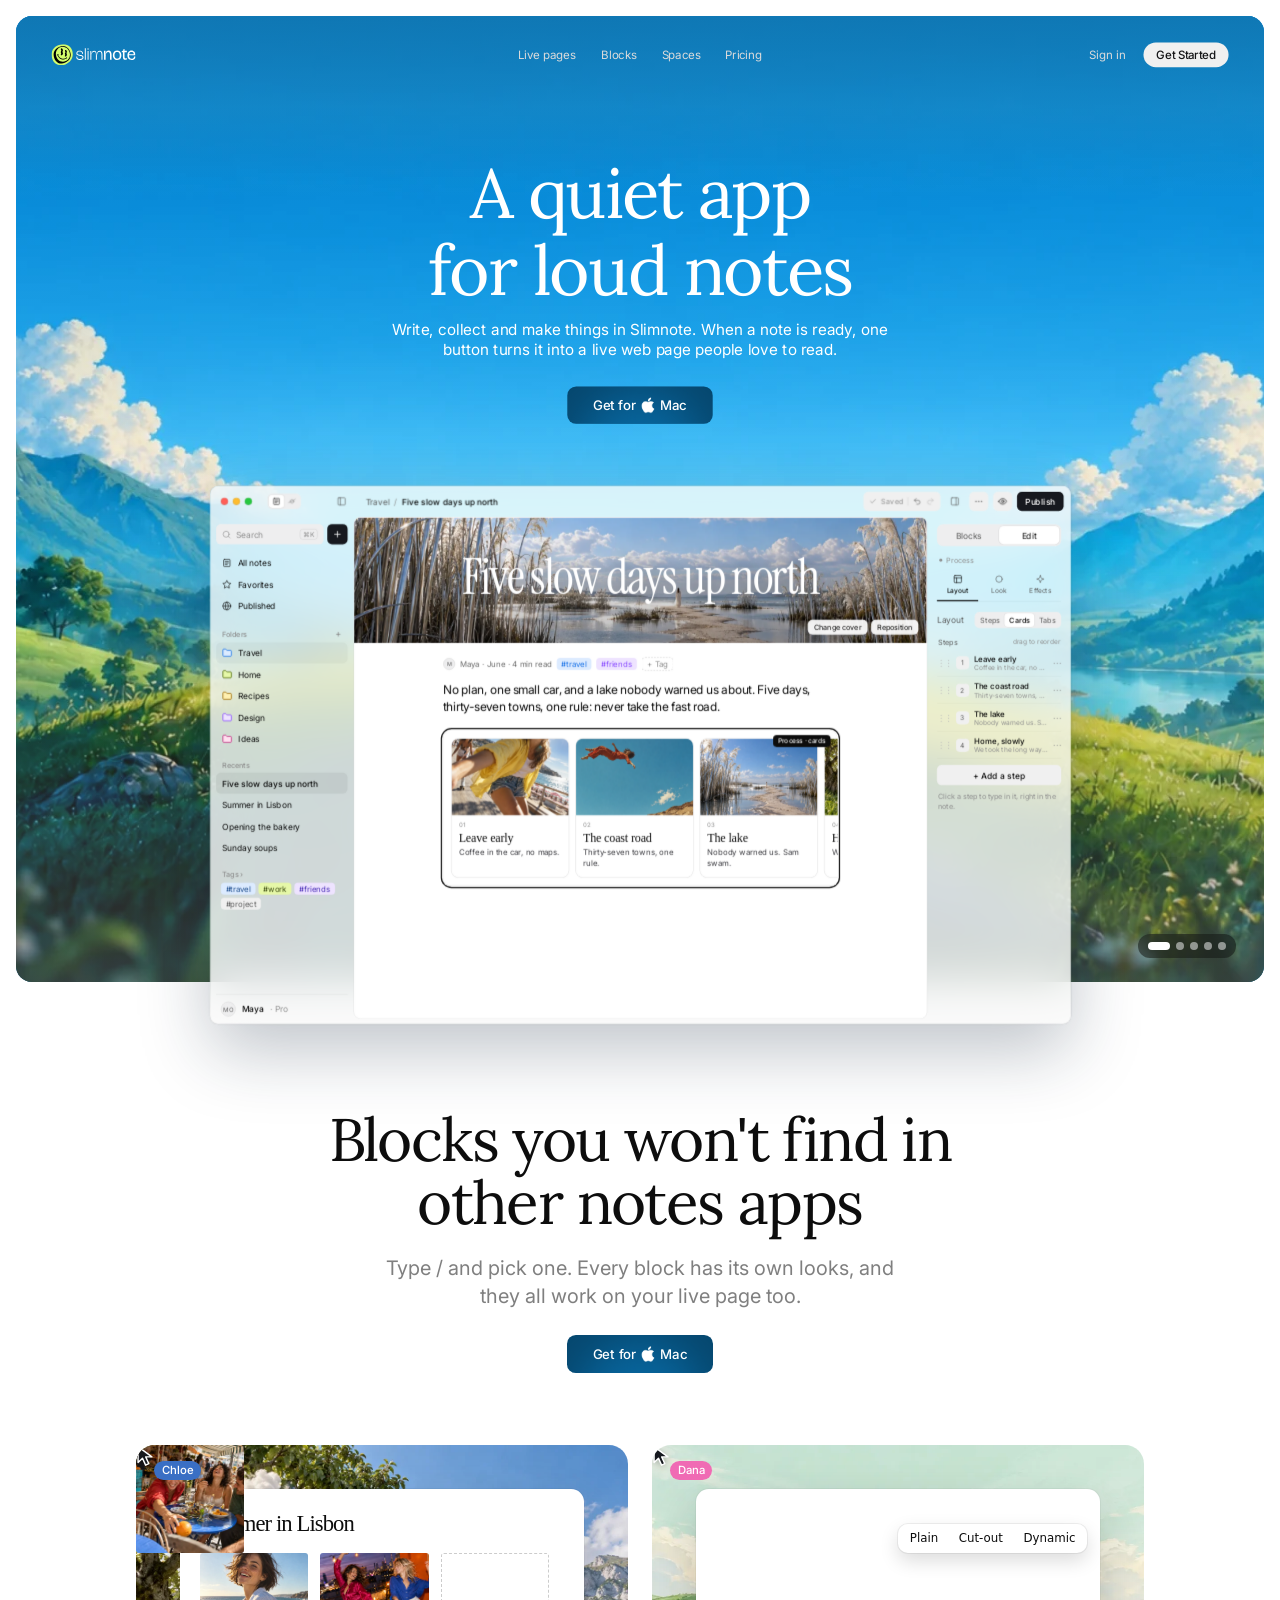
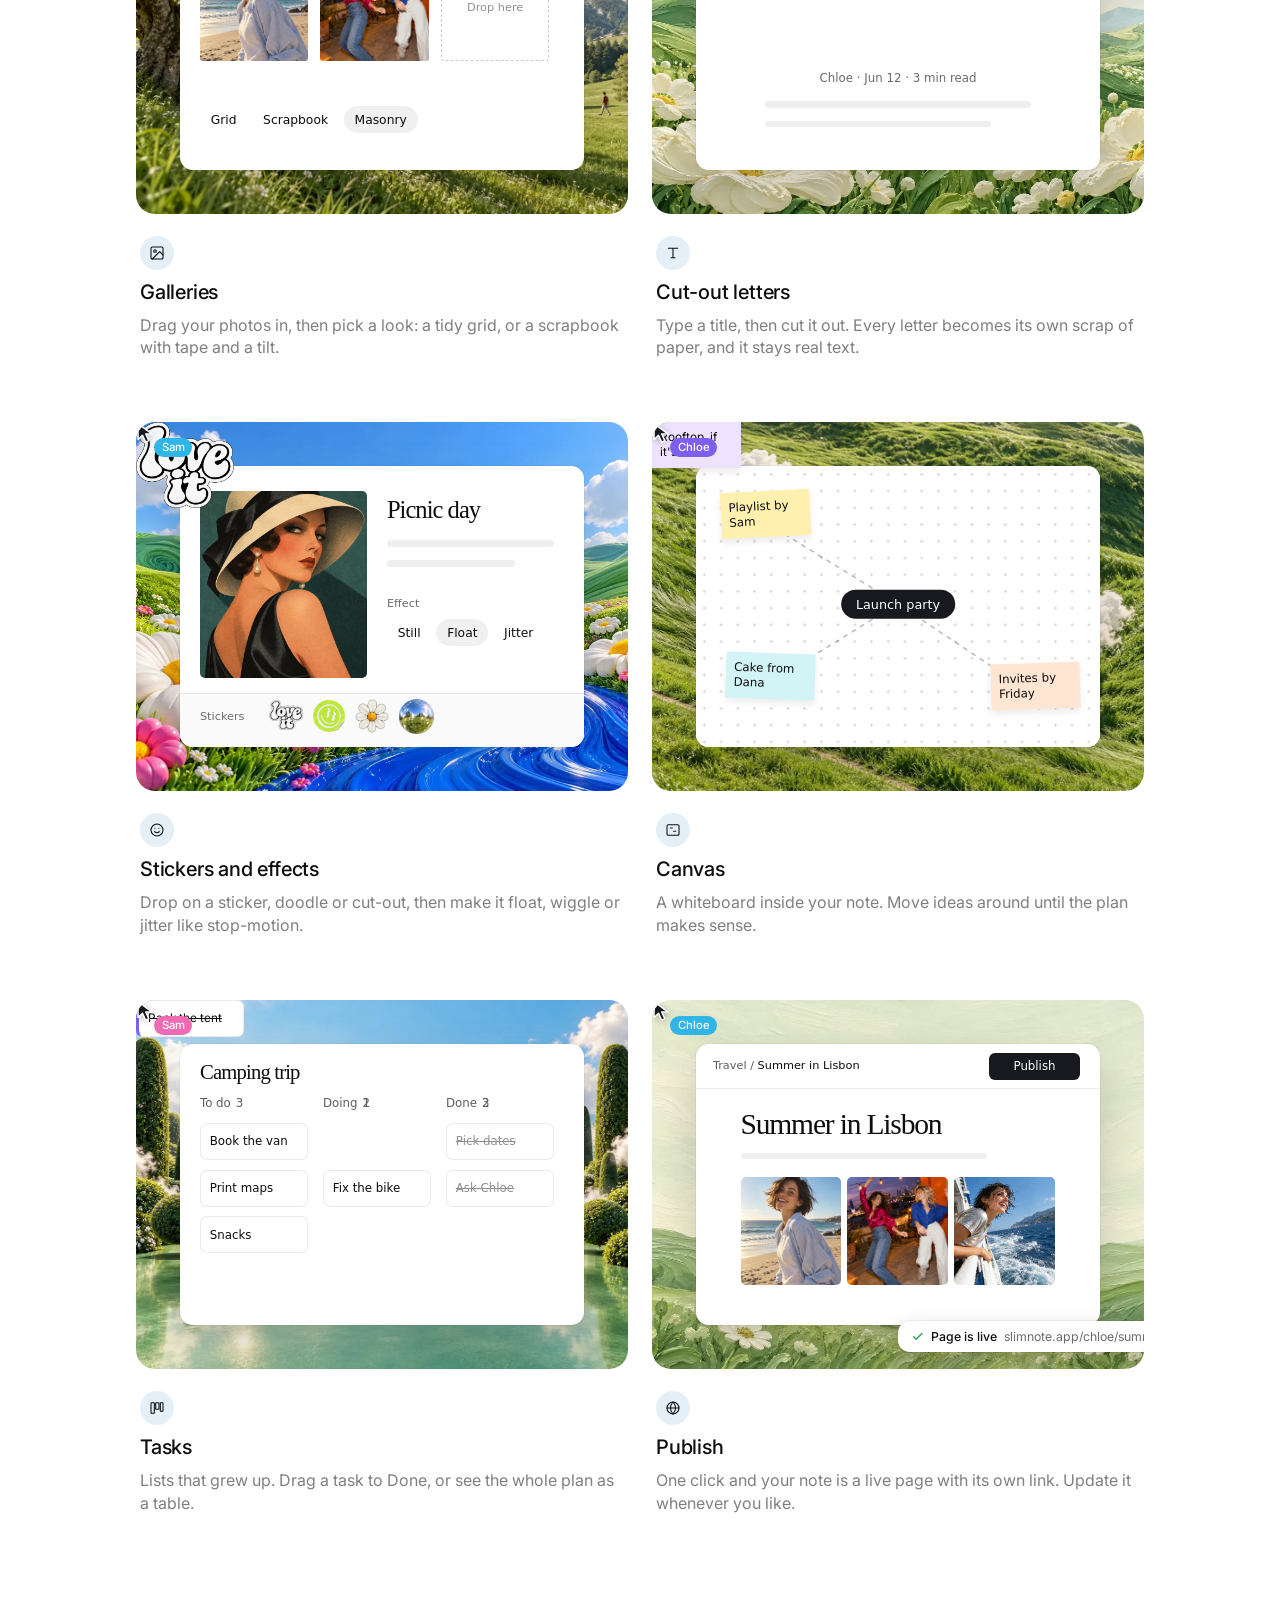
<file: index.html>
<!doctype html>
<html lang="en">
<head>
<meta charset="utf-8">
<meta name="viewport" content="width=device-width, initial-scale=1, viewport-fit=cover">
<title>Slimnote — a quiet app for loud notes</title>
<meta name="description" content="Write, collect and make things in Slimnote. When a note is ready, one button turns it into a live web page.">
<link rel="icon" type="image/svg+xml" href="assets/img/slimnote-mark.svg">
<link rel="preconnect" href="https://fonts.googleapis.com">
<link rel="preconnect" href="https://fonts.gstatic.com" crossorigin>
<link rel="stylesheet" href="https://fonts.googleapis.com/css2?family=Lora:wght@400;500;600&amp;family=Google+Sans+Flex:wght@400;500&amp;family=Instrument+Serif:ital@0;1&amp;family=Caveat:wght@400;500&amp;family=Abril+Fatface&amp;family=Bebas+Neue&amp;family=Space+Mono&amp;family=Playfair+Display:ital@1&amp;family=Inter:wght@500&amp;display=swap">
<link rel="stylesheet" href="css/site.css">
</head>
<body>



<main>
  <section class="hero hero--pill hero--fit f118" data-hero aria-label="Slimnote">
    <div class="hero-card">
      <div class="hero-bg" aria-hidden="true">
        <img class="hero-video" src="assets/img/hero-landscape-2.webp" alt="" width="2000" height="1162">
        <div class="hero-shade"></div>
        <div class="hero-topfade"></div>
      </div>
      <header class="nav-bar">
        <nav class="nav-bar-inner" aria-label="Main">
          <a class="nav-logo" href="/" aria-label="Slimnote home"><img src="assets/img/slimnote-logo-light.svg" alt="Slimnote" width="95" height="24"></a>
          <div class="nav-links">
            <a href="#pages">Live pages</a>
            <a href="#blocks">Blocks</a>
            <a href="#spaces">Spaces</a>
            <a href="#pricing">Pricing</a>
          </div>
          <div class="nav-right">
            <a class="nav-signin" href="https://web.slimnote.app">Sign in</a>
            <a class="nav-cta press" href="#get-started">Get Started</a>
          </div>
        </nav>
      </header>

      <div class="hero-content">
        <div class="hero-copy">
          <div class="hero-text">
            <h1 class="hero-title">A quiet app<br>for <b>loud notes</b></h1>
            <p class="hero-sub">Write, collect and make things in Slimnote. When a note is ready, one button turns it into a live web page people love to read.</p>
          </div>
          <a class="btn-store btn-mac press" href="#get-started">Get for <img src="assets/img/apple-logo.png" alt="Apple" width="18" height="18"> Mac</a>
        </div>


        <div class="app-frame">
        <div class="app-window" role="img" aria-label="The Slimnote Mac app, showing notes being made">
          <div class="app-scale">
<div class="screen" data-note="cover" aria-hidden="true">
<!-- Five slow days up north — photo cover and process -->
<div style="width: 1440px; height: 900px; position: relative; overflow: hidden; background: #f9f9f9; color: #0d0d0d; font-family: -apple-system, BlinkMacSystemFont, 'SF Pro Text', 'Inter', 'Segoe UI', system-ui, sans-serif; -webkit-font-smoothing: antialiased; display: flex; flex-direction: column; font-size: 14px;">
  <!-- Top bar -->
  <div style="height: 52px; flex: 0 0 52px; display: flex; align-items: center;">
    <div style="width: 240px; flex: 0 0 240px; display: flex; align-items: center; gap: 10px; padding: 0 12px 0 18px; box-sizing: border-box;">
      <span style="display: flex; gap: 8px; width: 68px; flex: 0 0 68px;" aria-hidden="true"><span style="width: 12px; height: 12px; border-radius: 50%; background: #ff5f57; box-shadow: inset 0 0 0 0.5px rgba(0,0,0,0.2);"></span><span style="width: 12px; height: 12px; border-radius: 50%; background: #febc2e; box-shadow: inset 0 0 0 0.5px rgba(0,0,0,0.2);"></span><span style="width: 12px; height: 12px; border-radius: 50%; background: #28c840; box-shadow: inset 0 0 0 0.5px rgba(0,0,0,0.2);"></span></span>
      <div style="display: flex; padding: 2px; border-radius: 8px; background: #eeeeef; margin-left: 0; margin-right: auto;">
        <span style="width: 26px; height: 22px; border-radius: 6px; background: #ffffff; box-shadow: 0 0 0 1px rgba(0,0,0,0.08); display: flex; align-items: center; justify-content: center;"><svg aria-hidden="true" width="14" height="14" viewBox="0 0 24 24" fill="none" stroke="#0d0d0d" stroke-width="1.6" stroke-linecap="round" stroke-linejoin="round"><rect width="16" height="18" x="4" y="3" rx="2"></rect><path d="M8 8h8"></path><path d="M8 12h8"></path><path d="M8 16h5"></path></svg></span>
        <span style="width: 26px; height: 22px; display: flex; align-items: center; justify-content: center;"><svg aria-hidden="true" width="14" height="14" viewBox="0 0 24 24" fill="none" stroke="#8f8f8f" stroke-width="1.6" stroke-linecap="round" stroke-linejoin="round"><circle cx="12" cy="12" r="5"></circle><path d="M3 15c3-1 15-6 18-9"></path></svg></span>
      </div>
      <svg aria-hidden="true" width="16" height="16" viewBox="0 0 24 24" fill="none" stroke="#5d5d5d" stroke-width="1.6" stroke-linecap="round" stroke-linejoin="round"><rect width="18" height="18" x="3" y="3" rx="2"></rect><path d="M9 3v18"></path></svg>
    </div>
    <div style="flex: 1 1 auto; display: flex; align-items: center; gap: 8px; padding-left: 20px;">
      <span style="color: #5d5d5d;">Travel</span><span style="color: #8f8f8f;">/</span><span style="font-weight: 500;">Five slow days up north</span>
    </div>
    <div style="display: flex; align-items: center; gap: 8px; padding-right: 12px;">
      <span style="display: inline-flex; align-items: center; gap: 8px; height: 32px; padding: 0 10px; border-radius: 8px; background: #f0f0f0; font-size: 12px; color: #8f8f8f;"><svg aria-hidden="true" width="12" height="12" viewBox="0 0 24 24" fill="none" stroke="currentColor" stroke-width="2.2" stroke-linecap="round" stroke-linejoin="round"><path d="M20 6 9 17l-5-5"></path></svg>Saved<span style="width: 1px; height: 14px; background: rgba(0,0,0,0.1);"></span><svg aria-hidden="true" width="14" height="14" viewBox="0 0 24 24" fill="none" stroke="#5d5d5d" stroke-width="1.7" stroke-linecap="round" stroke-linejoin="round"><path d="M9 14 4 9l5-5"></path><path d="M4 9h10.5a5.5 5.5 0 0 1 0 11H11"></path></svg><svg aria-hidden="true" width="14" height="14" viewBox="0 0 24 24" fill="none" stroke="#bdbdbd" stroke-width="1.7" stroke-linecap="round" stroke-linejoin="round"><path d="m15 14 5-5-5-5"></path><path d="M20 9H9.5a5.5 5.5 0 0 0 0 11H13"></path></svg></span>
      <span style="width: 32px; height: 35px; display: flex; align-items: center; justify-content: center;"><svg aria-hidden="true" width="16" height="16" viewBox="0 0 24 24" fill="none" stroke="#5d5d5d" stroke-width="1.6" stroke-linecap="round" stroke-linejoin="round"><rect width="18" height="18" x="3" y="3" rx="2"></rect><path d="M15 3v18"></path></svg></span>
      <span style="width: 32px; height: 32px; border-radius: 8px; background: #f0f0f0; display: flex; align-items: center; justify-content: center;"><svg aria-hidden="true" width="16" height="16" viewBox="0 0 24 24" fill="#3a3a3a"><circle cx="5" cy="12" r="1.6"></circle><circle cx="12" cy="12" r="1.6"></circle><circle cx="19" cy="12" r="1.6"></circle></svg></span>
      <span style="width: 32px; height: 32px; border-radius: 8px; background: #f0f0f0; display: flex; align-items: center; justify-content: center;"><svg aria-hidden="true" width="16" height="16" viewBox="0 0 24 24" fill="none" stroke="#0d0d0d" stroke-width="1.6" stroke-linecap="round" stroke-linejoin="round"><path d="M2 12s3.5-7 10-7 10 7 10 7-3.5 7-10 7S2 12 2 12Z"></path><circle cx="12" cy="12" r="3"></circle></svg></span>
      <span data-pub style="height: 32px; padding: 0 14px; border-radius: 8px; background: #17191f; color: #ffffff; font-weight: 500; display: flex; align-items: center; gap: 6px; transition: background-color 200ms ease, color 200ms ease, transform 160ms cubic-bezier(0.23,1,0.32,1);">Publish</span>
    </div>
  </div>
  <div style="flex: 1 1 auto; display: flex; min-height: 0;">
    <!-- Sidebar -->
    <div style="width: 240px; flex: 0 0 240px; padding: 12px 10px; box-sizing: border-box; display: flex; flex-direction: column; gap: 1px;">
      <div style="display: flex; gap: 6px; margin-bottom: 12px;">
        <div style="flex: 1; height: 34px; border-radius: 8px; background: #eeeeef; display: flex; align-items: center; gap: 8px; padding: 0 10px; color: #8f8f8f;"><svg aria-hidden="true" width="15" height="15" viewBox="0 0 24 24" fill="none" stroke="currentColor" stroke-width="1.6" stroke-linecap="round"><circle cx="11" cy="11" r="8"></circle><path d="m21 21-4.3-4.3"></path></svg>Search<span style="margin-left: auto; font-size: 11px; padding: 1px 5px; border-radius: 5px; border: 1px solid rgba(0,0,0,0.1);">⌘K</span></div>
        <span style="width: 34px; height: 34px; border-radius: 8px; background: #17191f; display: flex; align-items: center; justify-content: center;"><svg aria-hidden="true" width="16" height="16" viewBox="0 0 24 24" fill="none" stroke="#ffffff" stroke-width="2" stroke-linecap="round"><path d="M12 5v14"></path><path d="M5 12h14"></path></svg></span>
      </div>
      <div style="height: 35px; display: flex; align-items: center; gap: 10px; padding: 0 10px;"><svg aria-hidden="true" width="16" height="16" viewBox="0 0 24 24" fill="none" stroke="#0d0d0d" stroke-width="1.6" stroke-linecap="round" stroke-linejoin="round"><rect width="16" height="18" x="4" y="3" rx="2"></rect><path d="M8 8h8"></path><path d="M8 12h8"></path><path d="M8 16h5"></path></svg>All notes</div>
      <div style="height: 35px; display: flex; align-items: center; gap: 10px; padding: 0 10px;"><svg aria-hidden="true" width="16" height="16" viewBox="0 0 24 24" fill="none" stroke="#0d0d0d" stroke-width="1.6" stroke-linejoin="round"><polygon points="12 2 15.09 8.26 22 9.27 17 14.14 18.18 21.02 12 17.77 5.82 21.02 7 14.14 2 9.27 8.91 8.26 12 2"></polygon></svg>Favorites</div>
      <div style="height: 35px; display: flex; align-items: center; gap: 10px; padding: 0 10px;"><svg aria-hidden="true" width="16" height="16" viewBox="0 0 24 24" fill="none" stroke="#0d0d0d" stroke-width="1.6" stroke-linecap="round"><circle cx="12" cy="12" r="10"></circle><path d="M12 2a14.5 14.5 0 0 0 0 20 14.5 14.5 0 0 0 0-20"></path><path d="M2 12h20"></path></svg>Published</div>
      <div style="display: flex; align-items: center; justify-content: space-between; padding: 18px 10px 4px; font-size: 12px; font-weight: 500; color: #8f8f8f;">Folders<span style="font-size: 16px; font-weight: 400;">+</span></div>
      <div style="height: 35px; display: flex; align-items: center; gap: 10px; padding: 0 10px; border-radius: 8px; background: rgba(0,0,0,0.04);"><svg aria-hidden="true" width="17" height="17" viewBox="0 0 24 24" fill="#dcebff" stroke="#1a73e8" stroke-width="1.8" stroke-linejoin="round"><path d="M20 20a2 2 0 0 0 2-2V8a2 2 0 0 0-2-2h-7.9a2 2 0 0 1-1.69-.9L9.6 3.9A2 2 0 0 0 7.93 3H4a2 2 0 0 0-2 2v13a2 2 0 0 0 2 2Z"></path></svg>Travel</div>
      <div style="height: 35px; display: flex; align-items: center; gap: 10px; padding: 0 10px;"><svg aria-hidden="true" width="17" height="17" viewBox="0 0 24 24" fill="#e6f8a8" stroke="#4f6b0a" stroke-width="1.8" stroke-linejoin="round"><path d="M20 20a2 2 0 0 0 2-2V8a2 2 0 0 0-2-2h-7.9a2 2 0 0 1-1.69-.9L9.6 3.9A2 2 0 0 0 7.93 3H4a2 2 0 0 0-2 2v13a2 2 0 0 0 2 2Z"></path></svg>Home</div>
      <div style="height: 35px; display: flex; align-items: center; gap: 10px; padding: 0 10px;"><svg aria-hidden="true" width="17" height="17" viewBox="0 0 24 24" fill="#fff0b0" stroke="#9a6700" stroke-width="1.8" stroke-linejoin="round"><path d="M20 20a2 2 0 0 0 2-2V8a2 2 0 0 0-2-2h-7.9a2 2 0 0 1-1.69-.9L9.6 3.9A2 2 0 0 0 7.93 3H4a2 2 0 0 0-2 2v13a2 2 0 0 0 2 2Z"></path></svg>Recipes</div>
      <div style="height: 35px; display: flex; align-items: center; gap: 10px; padding: 0 10px;"><svg aria-hidden="true" width="17" height="17" viewBox="0 0 24 24" fill="#eee3ff" stroke="#8a4dff" stroke-width="1.8" stroke-linejoin="round"><path d="M20 20a2 2 0 0 0 2-2V8a2 2 0 0 0-2-2h-7.9a2 2 0 0 1-1.69-.9L9.6 3.9A2 2 0 0 0 7.93 3H4a2 2 0 0 0-2 2v13a2 2 0 0 0 2 2Z"></path></svg>Design</div>
      <div style="height: 35px; display: flex; align-items: center; gap: 10px; padding: 0 10px;"><svg aria-hidden="true" width="17" height="17" viewBox="0 0 24 24" fill="#ffe0f0" stroke="#c02a7f" stroke-width="1.8" stroke-linejoin="round"><path d="M20 20a2 2 0 0 0 2-2V8a2 2 0 0 0-2-2h-7.9a2 2 0 0 1-1.69-.9L9.6 3.9A2 2 0 0 0 7.93 3H4a2 2 0 0 0-2 2v13a2 2 0 0 0 2 2Z"></path></svg>Ideas</div>
      <div style="padding: 18px 10px 4px; font-size: 12px; font-weight: 500; color: #8f8f8f;">Recents</div>
      <div style="height: 35px; display: flex; align-items: center; padding: 0 10px; border-radius: 8px; background: rgba(0,0,0,0.06); font-weight: 500;">Five slow days up north</div>
      <div style="height: 35px; display: flex; align-items: center; padding: 0 10px;">Summer in Lisbon</div>
      <div style="height: 35px; display: flex; align-items: center; padding: 0 10px;">Opening the bakery</div>
      <div style="height: 35px; display: flex; align-items: center; padding: 0 10px;">Sunday soups</div>
      <div style="padding: 18px 10px 6px; font-size: 12px; font-weight: 500; color: #8f8f8f;">Tags ›</div>
      <div style="display: flex; flex-wrap: wrap; gap: 5px; padding: 0 8px; font-size: 13px;">
        <span style="padding: 2px 8px; border-radius: 6px; background: #dcebff; color: #1f4f8f;">#travel</span>
        <span style="padding: 2px 8px; border-radius: 6px; background: #e6f8a8; color: #3d4d12;">#work</span>
        <span style="padding: 2px 8px; border-radius: 6px; background: #eee3ff; color: #4b2fb8;">#friends</span>
        <span style="padding: 2px 8px; border-radius: 6px; background: #f0f0f0; color: #5d5d5d;">#project</span>
      </div>
      <div style="margin-top: auto; border-top: 1px solid rgba(0,0,0,0.08); padding: 12px 8px 0; display: flex; align-items: center; gap: 10px;">
        <span style="width: 25px; height: 25px; border-radius: 50%; background: #eeeeef; border: 1px solid #dcdcdc; display: flex; align-items: center; justify-content: center; font-size: 10px; color: #5d5d5d;">MO</span><span style="font-weight: 500;">Maya</span><span style="color: #8f8f8f;">· Pro</span>
      </div>
    </div>
    <!-- Note card -->
    <div data-card style="flex: 1 1 auto; min-width: 0; margin: 0 16px 8px 0; background: #ffffff; border: 1px solid rgba(0,0,0,0.08); border-radius: 12px; overflow: hidden; position: relative;">
      <!-- Photo cover with the title on it (selected) -->
      <div style="position: relative; height: 210px; overflow: hidden;">
        <img src="assets/img/reed-shore.webp" alt="Reeds on a quiet lake shore" style="width: 100%; height: 100%; object-fit: cover; object-position: center 55%; display: block;">
        <div aria-hidden="true" style="position: absolute; inset: 0; background: linear-gradient(180deg, rgba(0,0,0,0) 30%, rgba(0,0,0,0.28));"></div>
        <h1 style="position: absolute; left: 0; right: 0; top: 58px; margin: 0; text-align: center; font-family: 'Instrument Serif', ui-serif, Georgia, serif; font-weight: 400; font-size: 84px; line-height: 1; letter-spacing: -2.8px; color: #ffffff; text-shadow: 0 2px 24px rgba(0,0,0,0.25);">Five slow days up north</h1>
        <div style="position: absolute; right: 14px; bottom: 14px; display: flex; gap: 6px; font-size: 12px;">
          <span style="padding: 5px 10px; border-radius: 8px; background: rgba(255,255,255,0.92); color: #0d0d0d;">Change cover</span>
          <span style="padding: 5px 10px; border-radius: 8px; background: rgba(255,255,255,0.92); color: #0d0d0d;">Reposition</span>
        </div>
      </div>
      <div style="width: 660px; margin: 0 auto; padding-top: 24px;">
        <div style="display: flex; align-items: center; gap: 8px; font-size: 13px; color: #6b6b6b;">
          <span style="width: 20px; height: 20px; border-radius: 50%; background: #eeeeef; border: 1px solid #dcdcdc; display: flex; align-items: center; justify-content: center; font-size: 9px; color: #5d5d5d;">M</span>Maya · June · 4 min read
          <span style="padding: 2px 8px; border-radius: 6px; background: #dcebff; color: #1a73e8;">#travel</span>
          <span style="padding: 2px 8px; border-radius: 6px; background: #eee3ff; color: #8a4dff;">#friends</span>
          <span style="padding: 2px 8px; border-radius: 6px; border: 1px dashed rgba(0,0,0,0.18); color: #8f8f8f;">+ Tag</span>
        </div>
        <p style="margin: 18px 0 0; font-size: 20px; line-height: 1.45; letter-spacing: -0.45px;">No plan, one small car, and a lake nobody warned us about. Five days, thirty-seven towns, one rule: never take the fast road.</p>
        <!-- Process block, classic cards (selected) -->
        <div style="position: relative; margin-top: 24px; padding: 14px 0 14px 14px; border-radius: 14px; background: #ffffff; box-shadow: 0 0 0 2px #ffffff, 0 0 0 4px #0d0d0d; overflow: hidden;">
          <span style="position: absolute; right: 12px; top: 8px; z-index: 2; padding: 3px 8px; border-radius: 6px; background: #0d0d0d; color: #ffffff; font-size: 11px; font-weight: 500;">Process · cards</span>
          <div data-seq="240" style="display: flex; gap: 12px;">
            <div style="flex: 0 0 196px; border-radius: 12px; overflow: hidden; background: #ffffff; box-shadow: 0 0 0 1px rgba(0,0,0,0.1);">
              <img src="assets/img/boardwalk.webp" alt="Friends on a seaside boardwalk" style="width: 100%; height: 128px; object-fit: cover; display: block;">
              <div style="padding: 10px 12px 14px;">
                <div style="font-size: 10px; letter-spacing: 1px; color: #8f8f8f;">01</div>
                <div style="margin-top: 4px; font-family: ui-serif, 'New York', 'Iowan Old Style', Georgia, serif; font-size: 20px; line-height: 1.1; letter-spacing: -0.2px;">Leave early</div>
                <div style="margin-top: 4px; font-size: 13px; line-height: 1.45; color: #3d3d42;">Coffee in the car, no maps.</div>
              </div>
            </div>
            <div style="flex: 0 0 196px; border-radius: 12px; overflow: hidden; background: #ffffff; box-shadow: 0 0 0 1px rgba(0,0,0,0.1);">
              <img src="assets/img/hill-traveler.webp" alt="Someone leaping over a green hill" style="width: 100%; height: 128px; object-fit: cover; display: block;">
              <div style="padding: 10px 12px 14px;">
                <div style="font-size: 10px; letter-spacing: 1px; color: #8f8f8f;">02</div>
                <div style="margin-top: 4px; font-family: ui-serif, 'New York', 'Iowan Old Style', Georgia, serif; font-size: 20px; line-height: 1.1; letter-spacing: -0.2px;">The coast road</div>
                <div style="margin-top: 4px; font-size: 13px; line-height: 1.45; color: #3d3d42;">Thirty-seven towns, one rule.</div>
              </div>
            </div>
            <div style="flex: 0 0 196px; border-radius: 12px; overflow: hidden; background: #ffffff; box-shadow: 0 0 0 1px rgba(0,0,0,0.1);">
              <img src="assets/img/reed-shore.webp" alt="Reeds on a quiet lake shore" style="width: 100%; height: 128px; object-fit: cover; display: block;">
              <div style="padding: 10px 12px 14px;">
                <div style="font-size: 10px; letter-spacing: 1px; color: #8f8f8f;">03</div>
                <div style="margin-top: 4px; font-family: ui-serif, 'New York', 'Iowan Old Style', Georgia, serif; font-size: 20px; line-height: 1.1; letter-spacing: -0.2px;">The lake</div>
                <div style="margin-top: 4px; font-size: 13px; line-height: 1.45; color: #3d3d42;">Nobody warned us. Sam swam.</div>
              </div>
            </div>
            <div style="flex: 0 0 196px; border-radius: 12px; overflow: hidden; background: #ffffff; box-shadow: 0 0 0 1px rgba(0,0,0,0.1);">
              <img src="assets/img/oak-valley.webp" alt="An oak in a green valley" style="width: 100%; height: 128px; object-fit: cover; display: block;">
              <div style="padding: 10px 12px 14px;">
                <div style="font-size: 10px; letter-spacing: 1px; color: #8f8f8f;">04</div>
                <div style="margin-top: 4px; font-family: ui-serif, 'New York', 'Iowan Old Style', Georgia, serif; font-size: 20px; line-height: 1.1; letter-spacing: -0.2px;">Home, slowly</div>
                <div style="margin-top: 4px; font-size: 13px; line-height: 1.45; color: #3d3d42;">We took the long way back.</div>
              </div>
            </div>
          </div>
        </div>
      </div>
    </div>
    <!-- Right panel: process -->
    <div data-panel style="width: 224px; flex: 0 0 224px; padding: 12px 16px 12px 0; box-sizing: border-box; display: flex; flex-direction: column;">
      <div style="display: flex; padding: 3px; border-radius: 10px; background: #eeeeef;">
        <span style="flex: 1; text-align: center; padding: 7px 0; color: #5d5d5d;">Blocks</span>
        <span style="flex: 1; text-align: center; padding: 7px 0; border-radius: 8px; background: #ffffff; box-shadow: 0 0 0 1px rgba(0,0,0,0.06);">Edit</span>
      </div>
      <div style="display: flex; align-items: center; gap: 6px; padding: 16px 4px 8px; font-size: 12px; color: #8f8f8f;"><span style="width: 5px; height: 5px; border-radius: 50%; background: #8f8f8f;"></span>Process</div>
      <div style="display: flex; border-bottom: 1px solid rgba(0,0,0,0.08); margin-bottom: 12px; font-size: 12px;">
        <span style="flex: 1; display: flex; flex-direction: column; align-items: center; gap: 4px; padding: 8px 0 9px; font-size: 11px; color: #0d0d0d; border-bottom: 2px solid #0d0d0d; font-weight: 500;"><svg aria-hidden="true" width="16" height="16" viewBox="0 0 24 24" fill="none" stroke="#0d0d0d" stroke-width="1.6" stroke-linecap="round" stroke-linejoin="round"><rect width="18" height="18" x="3" y="3" rx="2"></rect><path d="M3 9h18"></path><path d="M9 21V9"></path></svg>Layout</span>
        <span style="flex: 1; display: flex; flex-direction: column; align-items: center; gap: 4px; padding: 8px 0 9px; font-size: 11px; color: #5d5d5d;"><svg aria-hidden="true" width="16" height="16" viewBox="0 0 24 24" fill="none" stroke="#5d5d5d" stroke-width="1.6" stroke-linecap="round" stroke-linejoin="round"><circle cx="12" cy="12" r="8"></circle></svg>Look</span>
        <span style="flex: 1; display: flex; flex-direction: column; align-items: center; gap: 4px; padding: 8px 0 9px; font-size: 11px; color: #5d5d5d;"><svg aria-hidden="true" width="16" height="16" viewBox="0 0 24 24" fill="none" stroke="#5d5d5d" stroke-width="1.6" stroke-linecap="round" stroke-linejoin="round"><path d="m12 3-1.9 5.8a2 2 0 0 1-1.3 1.3L3 12l5.8 1.9a2 2 0 0 1 1.3 1.3L12 21l1.9-5.8a2 2 0 0 1 1.3-1.3L21 12l-5.8-1.9a2 2 0 0 1-1.3-1.3Z"></path></svg>Effects</span>
      </div>
      <div style="height: 36px; display: flex; align-items: center; justify-content: space-between;"><span style="color: #5d5d5d;">Layout</span>
        <span style="display: flex; padding: 2px; border-radius: 8px; background: #eeeeef; font-size: 12px;"><span style="padding: 4px 8px; color: #5d5d5d;">Steps</span><span style="padding: 4px 8px; border-radius: 6px; background: #ffffff; box-shadow: 0 0 0 1px rgba(0,0,0,0.06); font-weight: 500;">Cards</span><span style="padding: 4px 8px; color: #5d5d5d;">Tabs</span></span>
      </div>
      <div style="display: flex; justify-content: space-between; padding: 12px 2px 4px; font-size: 12px;"><span style="color: #5d5d5d;">Steps</span><span style="color: #8f8f8f; font-size: 11px;">drag to reorder</span></div>
      <div style="height: 46px; display: flex; align-items: center; gap: 8px; border-bottom: 1px solid rgba(0,0,0,0.05);"><span style="color: #bdbdbd; letter-spacing: -2px;">⋮⋮</span><span style="width: 22px; height: 22px; border-radius: 6px; background: #f0f0f0; font-size: 11px; display: flex; align-items: center; justify-content: center; color: #5d5d5d;">1</span><div style="flex: 1; min-width: 0;"><div style="font-weight: 500; font-size: 13px;">Leave early</div><div style="font-size: 11px; color: #8f8f8f; white-space: nowrap; overflow: hidden; text-overflow: ellipsis;">Coffee in the car, no maps.</div></div><span style="color: #8f8f8f;">⋯</span></div>
      <div style="height: 46px; display: flex; align-items: center; gap: 8px; border-bottom: 1px solid rgba(0,0,0,0.05);"><span style="color: #bdbdbd; letter-spacing: -2px;">⋮⋮</span><span style="width: 22px; height: 22px; border-radius: 6px; background: #f0f0f0; font-size: 11px; display: flex; align-items: center; justify-content: center; color: #5d5d5d;">2</span><div style="flex: 1; min-width: 0;"><div style="font-weight: 500; font-size: 13px;">The coast road</div><div style="font-size: 11px; color: #8f8f8f; white-space: nowrap; overflow: hidden; text-overflow: ellipsis;">Thirty-seven towns, one rule.</div></div><span style="color: #8f8f8f;">⋯</span></div>
      <div style="height: 46px; display: flex; align-items: center; gap: 8px; border-bottom: 1px solid rgba(0,0,0,0.05);"><span style="color: #bdbdbd; letter-spacing: -2px;">⋮⋮</span><span style="width: 22px; height: 22px; border-radius: 6px; background: #f0f0f0; font-size: 11px; display: flex; align-items: center; justify-content: center; color: #5d5d5d;">3</span><div style="flex: 1; min-width: 0;"><div style="font-weight: 500; font-size: 13px;">The lake</div><div style="font-size: 11px; color: #8f8f8f; white-space: nowrap; overflow: hidden; text-overflow: ellipsis;">Nobody warned us. Sam swam.</div></div><span style="color: #8f8f8f;">⋯</span></div>
      <div style="height: 46px; display: flex; align-items: center; gap: 8px; border-bottom: 1px solid rgba(0,0,0,0.05);"><span style="color: #bdbdbd; letter-spacing: -2px;">⋮⋮</span><span style="width: 22px; height: 22px; border-radius: 6px; background: #f0f0f0; font-size: 11px; display: flex; align-items: center; justify-content: center; color: #5d5d5d;">4</span><div style="flex: 1; min-width: 0;"><div style="font-weight: 500; font-size: 13px;">Home, slowly</div><div style="font-size: 11px; color: #8f8f8f; white-space: nowrap; overflow: hidden; text-overflow: ellipsis;">We took the long way back.</div></div><span style="color: #8f8f8f;">⋯</span></div>
      <div style="margin-top: 10px; display: flex; align-items: center; justify-content: center; height: 34px; border-radius: 8px; background: #f0f0f0; font-weight: 500;">+ Add a step</div>
      <p style="margin: 10px 2px 0; font-size: 12px; line-height: 1.45; color: #8f8f8f;">Click a step to type in it, right in the note.</p>
    </div>
  </div>
</div>
</div>
<div class="screen" data-note="scrapbook" aria-hidden="true">
<!-- Dana turns 30 — scrapbook gallery -->
<div style="width: 1440px; height: 900px; position: relative; overflow: hidden; background: #f9f9f9; color: #0d0d0d; font-family: -apple-system, BlinkMacSystemFont, 'SF Pro Text', 'Inter', 'Segoe UI', system-ui, sans-serif; -webkit-font-smoothing: antialiased; display: flex; flex-direction: column; font-size: 14px;">
  <!-- Top bar -->
  <div style="height: 52px; flex: 0 0 52px; display: flex; align-items: center;">
    <div style="width: 240px; flex: 0 0 240px; display: flex; align-items: center; gap: 10px; padding: 0 12px 0 18px; box-sizing: border-box;">
      <span style="display: flex; gap: 8px; width: 68px; flex: 0 0 68px;" aria-hidden="true"><span style="width: 12px; height: 12px; border-radius: 50%; background: #ff5f57; box-shadow: inset 0 0 0 0.5px rgba(0,0,0,0.2);"></span><span style="width: 12px; height: 12px; border-radius: 50%; background: #febc2e; box-shadow: inset 0 0 0 0.5px rgba(0,0,0,0.2);"></span><span style="width: 12px; height: 12px; border-radius: 50%; background: #28c840; box-shadow: inset 0 0 0 0.5px rgba(0,0,0,0.2);"></span></span>
      <div style="display: flex; padding: 2px; border-radius: 8px; background: #eeeeef; margin-left: 0; margin-right: auto;">
        <span style="width: 26px; height: 22px; border-radius: 6px; background: #ffffff; box-shadow: 0 0 0 1px rgba(0,0,0,0.08); display: flex; align-items: center; justify-content: center;"><svg aria-hidden="true" width="14" height="14" viewBox="0 0 24 24" fill="none" stroke="#0d0d0d" stroke-width="1.6" stroke-linecap="round" stroke-linejoin="round"><rect width="16" height="18" x="4" y="3" rx="2"></rect><path d="M8 8h8"></path><path d="M8 12h8"></path><path d="M8 16h5"></path></svg></span>
        <span style="width: 26px; height: 22px; display: flex; align-items: center; justify-content: center;"><svg aria-hidden="true" width="14" height="14" viewBox="0 0 24 24" fill="none" stroke="#8f8f8f" stroke-width="1.6" stroke-linecap="round" stroke-linejoin="round"><circle cx="12" cy="12" r="5"></circle><path d="M3 15c3-1 15-6 18-9"></path></svg></span>
      </div>
      <svg aria-hidden="true" width="16" height="16" viewBox="0 0 24 24" fill="none" stroke="#5d5d5d" stroke-width="1.6" stroke-linecap="round" stroke-linejoin="round"><rect width="18" height="18" x="3" y="3" rx="2"></rect><path d="M9 3v18"></path></svg>
    </div>
    <div style="flex: 1 1 auto; display: flex; align-items: center; gap: 8px; padding-left: 20px;">
      <span style="color: #5d5d5d;">Home</span><span style="color: #8f8f8f;">/</span><span style="font-weight: 500;">Dana turns 30</span>
    </div>
    <div style="display: flex; align-items: center; gap: 8px; padding-right: 12px;">
      <span style="display: inline-flex; align-items: center; gap: 6px; font-size: 13px; color: #5d5d5d; margin-right: 6px;"><span style="display: flex;"><span style="width: 20px; height: 20px; border-radius: 50%; background: #eee3ff; border: 1.5px solid #ffffff; display: flex; align-items: center; justify-content: center; font-size: 9px; color: #4b2fb8;">S</span><span style="width: 20px; height: 20px; margin-left: -6px; border-radius: 50%; background: #e6f8a8; border: 1.5px solid #ffffff; display: flex; align-items: center; justify-content: center; font-size: 9px; color: #3d4d12;">C</span></span>Sam is editing</span>
      <span style="display: inline-flex; align-items: center; gap: 8px; height: 32px; padding: 0 10px; border-radius: 8px; background: #f0f0f0; font-size: 12px; color: #8f8f8f;"><svg aria-hidden="true" width="12" height="12" viewBox="0 0 24 24" fill="none" stroke="currentColor" stroke-width="2.2" stroke-linecap="round" stroke-linejoin="round"><path d="M20 6 9 17l-5-5"></path></svg>Saved<span style="width: 1px; height: 14px; background: rgba(0,0,0,0.1);"></span><svg aria-hidden="true" width="14" height="14" viewBox="0 0 24 24" fill="none" stroke="#5d5d5d" stroke-width="1.7" stroke-linecap="round" stroke-linejoin="round"><path d="M9 14 4 9l5-5"></path><path d="M4 9h10.5a5.5 5.5 0 0 1 0 11H11"></path></svg><svg aria-hidden="true" width="14" height="14" viewBox="0 0 24 24" fill="none" stroke="#bdbdbd" stroke-width="1.7" stroke-linecap="round" stroke-linejoin="round"><path d="m15 14 5-5-5-5"></path><path d="M20 9H9.5a5.5 5.5 0 0 0 0 11H13"></path></svg></span>
      <span style="width: 32px; height: 35px; display: flex; align-items: center; justify-content: center;"><svg aria-hidden="true" width="16" height="16" viewBox="0 0 24 24" fill="none" stroke="#5d5d5d" stroke-width="1.6" stroke-linecap="round" stroke-linejoin="round"><rect width="18" height="18" x="3" y="3" rx="2"></rect><path d="M15 3v18"></path></svg></span>
      <span style="width: 32px; height: 32px; border-radius: 8px; background: #f0f0f0; display: flex; align-items: center; justify-content: center;"><svg aria-hidden="true" width="16" height="16" viewBox="0 0 24 24" fill="#3a3a3a"><circle cx="5" cy="12" r="1.6"></circle><circle cx="12" cy="12" r="1.6"></circle><circle cx="19" cy="12" r="1.6"></circle></svg></span>
      <span style="width: 32px; height: 32px; border-radius: 8px; background: #f0f0f0; display: flex; align-items: center; justify-content: center;"><svg aria-hidden="true" width="16" height="16" viewBox="0 0 24 24" fill="none" stroke="#0d0d0d" stroke-width="1.6" stroke-linecap="round" stroke-linejoin="round"><path d="M2 12s3.5-7 10-7 10 7 10 7-3.5 7-10 7S2 12 2 12Z"></path><circle cx="12" cy="12" r="3"></circle></svg></span>
      <span data-pub style="height: 32px; padding: 0 14px; border-radius: 8px; background: #17191f; color: #ffffff; font-weight: 500; display: flex; align-items: center; gap: 6px; transition: background-color 200ms ease, color 200ms ease, transform 160ms cubic-bezier(0.23,1,0.32,1);">Publish</span>
    </div>
  </div>
  <div style="flex: 1 1 auto; display: flex; min-height: 0;">
    <!-- Sidebar -->
    <div style="width: 240px; flex: 0 0 240px; padding: 12px 10px; box-sizing: border-box; display: flex; flex-direction: column; gap: 1px;">
      <div style="display: flex; gap: 6px; margin-bottom: 12px;">
        <div style="flex: 1; height: 34px; border-radius: 8px; background: #eeeeef; display: flex; align-items: center; gap: 8px; padding: 0 10px; color: #8f8f8f;"><svg aria-hidden="true" width="15" height="15" viewBox="0 0 24 24" fill="none" stroke="currentColor" stroke-width="1.6" stroke-linecap="round"><circle cx="11" cy="11" r="8"></circle><path d="m21 21-4.3-4.3"></path></svg>Search<span style="margin-left: auto; font-size: 11px; padding: 1px 5px; border-radius: 5px; border: 1px solid rgba(0,0,0,0.1);">⌘K</span></div>
        <span style="width: 34px; height: 34px; border-radius: 8px; background: #17191f; display: flex; align-items: center; justify-content: center;"><svg aria-hidden="true" width="16" height="16" viewBox="0 0 24 24" fill="none" stroke="#ffffff" stroke-width="2" stroke-linecap="round"><path d="M12 5v14"></path><path d="M5 12h14"></path></svg></span>
      </div>
      <div style="height: 35px; display: flex; align-items: center; gap: 10px; padding: 0 10px;"><svg aria-hidden="true" width="16" height="16" viewBox="0 0 24 24" fill="none" stroke="#0d0d0d" stroke-width="1.6" stroke-linecap="round" stroke-linejoin="round"><rect width="16" height="18" x="4" y="3" rx="2"></rect><path d="M8 8h8"></path><path d="M8 12h8"></path><path d="M8 16h5"></path></svg>All notes</div>
      <div style="height: 35px; display: flex; align-items: center; gap: 10px; padding: 0 10px;"><svg aria-hidden="true" width="16" height="16" viewBox="0 0 24 24" fill="none" stroke="#0d0d0d" stroke-width="1.6" stroke-linejoin="round"><polygon points="12 2 15.09 8.26 22 9.27 17 14.14 18.18 21.02 12 17.77 5.82 21.02 7 14.14 2 9.27 8.91 8.26 12 2"></polygon></svg>Favorites</div>
      <div style="height: 35px; display: flex; align-items: center; gap: 10px; padding: 0 10px;"><svg aria-hidden="true" width="16" height="16" viewBox="0 0 24 24" fill="none" stroke="#0d0d0d" stroke-width="1.6" stroke-linecap="round"><circle cx="12" cy="12" r="10"></circle><path d="M12 2a14.5 14.5 0 0 0 0 20 14.5 14.5 0 0 0 0-20"></path><path d="M2 12h20"></path></svg>Published</div>
      <div style="display: flex; align-items: center; justify-content: space-between; padding: 18px 10px 4px; font-size: 12px; font-weight: 500; color: #8f8f8f;">Folders<span style="font-size: 16px; font-weight: 400;">+</span></div>
      <div style="height: 35px; display: flex; align-items: center; gap: 10px; padding: 0 10px;"><svg aria-hidden="true" width="17" height="17" viewBox="0 0 24 24" fill="#dcebff" stroke="#1a73e8" stroke-width="1.8" stroke-linejoin="round"><path d="M20 20a2 2 0 0 0 2-2V8a2 2 0 0 0-2-2h-7.9a2 2 0 0 1-1.69-.9L9.6 3.9A2 2 0 0 0 7.93 3H4a2 2 0 0 0-2 2v13a2 2 0 0 0 2 2Z"></path></svg>Travel</div>
      <div style="height: 35px; display: flex; align-items: center; gap: 10px; padding: 0 10px; border-radius: 8px; background: rgba(0,0,0,0.04);"><svg aria-hidden="true" width="17" height="17" viewBox="0 0 24 24" fill="#e6f8a8" stroke="#4f6b0a" stroke-width="1.8" stroke-linejoin="round"><path d="M20 20a2 2 0 0 0 2-2V8a2 2 0 0 0-2-2h-7.9a2 2 0 0 1-1.69-.9L9.6 3.9A2 2 0 0 0 7.93 3H4a2 2 0 0 0-2 2v13a2 2 0 0 0 2 2Z"></path></svg>Home</div>
      <div style="height: 35px; display: flex; align-items: center; gap: 10px; padding: 0 10px;"><svg aria-hidden="true" width="17" height="17" viewBox="0 0 24 24" fill="#fff0b0" stroke="#9a6700" stroke-width="1.8" stroke-linejoin="round"><path d="M20 20a2 2 0 0 0 2-2V8a2 2 0 0 0-2-2h-7.9a2 2 0 0 1-1.69-.9L9.6 3.9A2 2 0 0 0 7.93 3H4a2 2 0 0 0-2 2v13a2 2 0 0 0 2 2Z"></path></svg>Recipes</div>
      <div style="height: 35px; display: flex; align-items: center; gap: 10px; padding: 0 10px;"><svg aria-hidden="true" width="17" height="17" viewBox="0 0 24 24" fill="#eee3ff" stroke="#8a4dff" stroke-width="1.8" stroke-linejoin="round"><path d="M20 20a2 2 0 0 0 2-2V8a2 2 0 0 0-2-2h-7.9a2 2 0 0 1-1.69-.9L9.6 3.9A2 2 0 0 0 7.93 3H4a2 2 0 0 0-2 2v13a2 2 0 0 0 2 2Z"></path></svg>Design</div>
      <div style="height: 35px; display: flex; align-items: center; gap: 10px; padding: 0 10px;"><svg aria-hidden="true" width="17" height="17" viewBox="0 0 24 24" fill="#ffe0f0" stroke="#c02a7f" stroke-width="1.8" stroke-linejoin="round"><path d="M20 20a2 2 0 0 0 2-2V8a2 2 0 0 0-2-2h-7.9a2 2 0 0 1-1.69-.9L9.6 3.9A2 2 0 0 0 7.93 3H4a2 2 0 0 0-2 2v13a2 2 0 0 0 2 2Z"></path></svg>Ideas</div>
      <div style="padding: 18px 10px 4px; font-size: 12px; font-weight: 500; color: #8f8f8f;">Recents</div>
      <div style="height: 35px; display: flex; align-items: center; padding: 0 10px; border-radius: 8px; background: rgba(0,0,0,0.06); font-weight: 500;">Dana turns 30</div>
      <div style="height: 35px; display: flex; align-items: center; padding: 0 10px;">Five slow days up north</div>
      <div style="height: 35px; display: flex; align-items: center; padding: 0 10px;">Opening the bakery</div>
      <div style="height: 35px; display: flex; align-items: center; padding: 0 10px;">Sunday soups</div>
      <div style="padding: 18px 10px 6px; font-size: 12px; font-weight: 500; color: #8f8f8f;">Tags ›</div>
      <div style="display: flex; flex-wrap: wrap; gap: 5px; padding: 0 8px; font-size: 13px;">
        <span style="padding: 2px 8px; border-radius: 6px; background: #ffe0f0; color: #8f1f5c;">#birthday</span>
        <span style="padding: 2px 8px; border-radius: 6px; background: #eee3ff; color: #4b2fb8;">#friends</span>
        <span style="padding: 2px 8px; border-radius: 6px; background: #dcebff; color: #1f4f8f;">#travel</span>
        <span style="padding: 2px 8px; border-radius: 6px; background: #e6f8a8; color: #3d4d12;">#work</span>
      </div>
      <div style="margin-top: auto; border-top: 1px solid rgba(0,0,0,0.08); padding: 12px 8px 0; display: flex; align-items: center; gap: 10px;">
        <span style="width: 25px; height: 25px; border-radius: 50%; background: #eeeeef; border: 1px solid #dcdcdc; display: flex; align-items: center; justify-content: center; font-size: 10px; color: #5d5d5d;">CM</span><span style="font-weight: 500;">Chloe</span><span style="color: #8f8f8f;">· Family</span>
      </div>
    </div>
    <!-- Note card -->
    <div data-card style="flex: 1 1 auto; min-width: 0; margin: 0 16px 8px 0; background: #ffffff; border: 1px solid rgba(0,0,0,0.08); border-radius: 12px; overflow: hidden; position: relative;">
      <div style="width: 680px; margin: 0 auto; padding-top: 30px;">
        <div style="display: flex; align-items: center; gap: 8px; font-size: 13px; color: #6b6b6b;">
          <span style="width: 20px; height: 20px; border-radius: 50%; background: #eeeeef; border: 1px solid #dcdcdc; display: flex; align-items: center; justify-content: center; font-size: 9px; color: #5d5d5d;">C</span>Chloe, Sam · Jun 14 · 2 min read
          <span style="padding: 2px 8px; border-radius: 6px; background: #ffe0f0; color: #8f1f5c;">#birthday</span>
          <span style="padding: 2px 8px; border-radius: 6px; background: #eee3ff; color: #4b2fb8;">#friends</span>
        </div>
        <h1 style="margin: 22px 0 0; font-family: 'Instrument Serif', ui-serif, Georgia, serif; font-weight: 400; font-size: 92px; line-height: 0.95; letter-spacing: -2.5px;">Dana turns <span style="font-style: italic;">30</span></h1>
        <p style="margin: 18px 0 0; font-size: 20px; line-height: 1.4; letter-spacing: -0.45px;">Rooftop, string lights, a cake that almost didn’t make it up the stairs.</p>
      </div>
      <!-- Scrapbook gallery, selected -->
      <div style="position: relative; width: 760px; height: 470px; margin: 26px auto 0; border-radius: 12px; overflow: hidden; background-color: #f6f6f2; background-image: linear-gradient(rgba(70,90,160,0.16) 1px, transparent 1px), linear-gradient(90deg, rgba(70,90,160,0.16) 1px, transparent 1px); background-size: 28px 28px; box-shadow: inset 0 0 0 2px #0d0d0d;">
        <span style="position: absolute; left: 12px; top: 12px; z-index: 6; padding: 3px 8px; border-radius: 6px; background: #0d0d0d; color: #ffffff; font-size: 11px; font-weight: 500;">Gallery · scrapbook</span>
        <!-- torn note -->
        <div style="position: absolute; left: 34px; top: 54px; width: 190px; padding: 18px 16px 22px; background: #fffdf6; transform: rotate(-5deg); box-shadow: 0 6px 16px rgba(0,0,0,0.12); clip-path: polygon(0 4%, 8% 0, 18% 3%, 30% 0, 44% 2%, 58% 0, 72% 3%, 86% 0, 100% 2%, 100% 100%, 0 100%);">
          <p style="margin: 0; font-family: 'Caveat', 'Bradley Hand', cursive; font-size: 26px; line-height: 1.1; color: #2b2b2b;">Saturday, 7pm<br>rooftop!! bring<br>a sweater</p>
        </div>
        <span style="position: absolute; left: 80px; top: 40px; width: 90px; height: 22px; background: rgba(210,252,108,0.85); transform: rotate(-8deg);"></span>
        <!-- big polaroid -->
        <div style="position: absolute; left: 236px; top: 30px; width: 268px; padding: 12px 12px 46px; background: #fbfaf6; transform: rotate(2.5deg); box-shadow: 0 14px 30px rgba(0,0,0,0.2);">
          <img src="assets/img/rooftop.webp" alt="The rooftop at dusk" style="width: 244px; height: 250px; object-fit: cover; display: block;">
          <p style="margin: 8px 0 0; font-family: 'Caveat', 'Bradley Hand', cursive; font-size: 22px; color: #3a3a3a;">the view, 8:12pm</p>
        </div>
        <span style="position: absolute; left: 330px; top: 18px; width: 80px; height: 22px; background: rgba(185,166,245,0.8); transform: rotate(4deg);"></span>
        <!-- cake -->
        <div style="position: absolute; left: 520px; top: 46px; width: 200px; padding: 9px 9px 32px; background: #fbfaf6; transform: rotate(-4deg); box-shadow: 0 12px 26px rgba(0,0,0,0.18);">
          <img src="assets/img/cake.webp" alt="Birthday cake with candles" style="width: 182px; height: 170px; object-fit: cover; display: block;">
          <p style="margin: 6px 0 0; font-family: 'Caveat', 'Bradley Hand', cursive; font-size: 19px; color: #3a3a3a;">made it! (barely)</p>
        </div>
        <!-- lights small square -->
        <div style="position: absolute; left: 44px; top: 250px; width: 168px; padding: 8px; background: #ffffff; transform: rotate(4deg); box-shadow: 0 10px 22px rgba(0,0,0,0.16);">
          <img src="assets/img/lights.webp" alt="String lights" style="width: 152px; height: 150px; object-fit: cover; display: block;">
        </div>
        <!-- gift, torn edge -->
        <div style="position: absolute; left: 540px; top: 270px; width: 190px; transform: rotate(5deg); filter: drop-shadow(0 8px 14px rgba(0,0,0,0.18));">
          <img src="assets/img/gift.webp" alt="A wrapped gift" style="width: 190px; height: 160px; object-fit: cover; display: block; clip-path: polygon(0 3%, 10% 0, 22% 4%, 36% 1%, 50% 4%, 64% 0, 78% 3%, 90% 0, 100% 3%, 100% 97%, 88% 100%, 74% 96%, 60% 100%, 46% 97%, 32% 100%, 18% 96%, 6% 100%, 0 97%);">
        </div>
        <!-- ticket stub -->
        <div style="position: absolute; left: 252px; top: 362px; padding: 8px 14px; background: #fff0b0; border: 1.5px dashed #c9a43a; transform: rotate(-3deg); font-family: ui-monospace, 'SF Mono', Menlo, monospace; font-size: 11px; letter-spacing: 1.5px; color: #6b5310;">ADMIT ONE · DANA’S 30TH</div>
        <!-- stickers -->
        <img data-place src="assets/img/sticker-love-it.webp" alt="" style="position: absolute; left: 440px; top: 300px; width: 104px; transform: rotate(-10deg);">
        <img src="assets/img/sticker-daisy.webp" alt="" style="position: absolute; left: 190px; top: 220px; width: 66px; transform: rotate(14deg);">
        <img src="assets/img/sticker-smiley.webp" alt="" style="position: absolute; left: 686px; top: 20px; width: 64px; transform: rotate(10deg);">
      </div>
    </div>
    <!-- Right panel: gallery style -->
    <div data-panel style="width: 224px; flex: 0 0 224px; padding: 12px 16px 12px 0; box-sizing: border-box; display: flex; flex-direction: column;">
      <div style="display: flex; padding: 3px; border-radius: 10px; background: #eeeeef;">
        <span style="flex: 1; text-align: center; padding: 7px 0; color: #5d5d5d;">Blocks</span>
        <span style="flex: 1; text-align: center; padding: 7px 0; border-radius: 8px; background: #ffffff; box-shadow: 0 0 0 1px rgba(0,0,0,0.06);">Edit</span>
      </div>
      <div style="display: flex; align-items: center; gap: 6px; padding: 16px 4px 8px; font-size: 12px; color: #8f8f8f;"><span style="width: 5px; height: 5px; border-radius: 50%; background: #8f8f8f;"></span>Gallery</div>
      <div style="display: flex; border-bottom: 1px solid rgba(0,0,0,0.08); margin-bottom: 12px; font-size: 12px;">
        <span style="flex: 1; display: flex; flex-direction: column; align-items: center; gap: 4px; padding: 8px 0 9px; font-size: 11px; color: #5d5d5d;"><svg aria-hidden="true" width="16" height="16" viewBox="0 0 24 24" fill="none" stroke="#5d5d5d" stroke-width="1.6" stroke-linecap="round" stroke-linejoin="round"><rect width="18" height="18" x="3" y="3" rx="2"></rect><path d="M3 9h18"></path><path d="M9 21V9"></path></svg>Layout</span>
        <span style="flex: 1; display: flex; flex-direction: column; align-items: center; gap: 4px; padding: 8px 0 9px; font-size: 11px; color: #0d0d0d; border-bottom: 2px solid #0d0d0d; font-weight: 500;"><svg aria-hidden="true" width="16" height="16" viewBox="0 0 24 24" fill="none" stroke="#0d0d0d" stroke-width="1.6" stroke-linecap="round" stroke-linejoin="round"><circle cx="12" cy="12" r="8"></circle></svg>Look</span>
        <span style="flex: 1; display: flex; flex-direction: column; align-items: center; gap: 4px; padding: 8px 0 9px; font-size: 11px; color: #5d5d5d;"><svg aria-hidden="true" width="16" height="16" viewBox="0 0 24 24" fill="none" stroke="#5d5d5d" stroke-width="1.6" stroke-linecap="round" stroke-linejoin="round"><path d="m12 3-1.9 5.8a2 2 0 0 1-1.3 1.3L3 12l5.8 1.9a2 2 0 0 1 1.3 1.3L12 21l1.9-5.8a2 2 0 0 1 1.3-1.3L21 12l-5.8-1.9a2 2 0 0 1-1.3-1.3Z"></path></svg>Effects</span>
      </div>
      <div style="height: 40px; display: flex; align-items: center; justify-content: space-between;"><span style="color: #5d5d5d;">Style</span>
        <span style="display: flex; padding: 2px; border-radius: 8px; background: #eeeeef; font-size: 12px;"><span style="padding: 4px 8px; color: #5d5d5d;">Classic</span><span style="padding: 4px 8px; border-radius: 6px; background: #ffffff; box-shadow: 0 0 0 1px rgba(0,0,0,0.06); font-weight: 500;">✂ Scrapbook</span></span>
      </div>
      <div style="font-size: 12px; color: #5d5d5d; padding: 10px 2px 6px;">Paper</div>
      <div style="display: grid; grid-template-columns: repeat(4, minmax(0, 1fr)); gap: 6px;">
        <span style="height: 34px; border-radius: 7px; background: #ffffff; border: 1px solid rgba(0,0,0,0.1);"></span>
        <span style="height: 34px; border-radius: 7px; background-color: #e6d6ba; background-image: radial-gradient(rgba(90,60,20,0.2) 1px, transparent 1.2px); background-size: 5px 5px; border: 1px solid rgba(0,0,0,0.1);"></span>
        <span style="height: 34px; border-radius: 7px; background-color: #f6f6f2; background-image: linear-gradient(rgba(70,90,160,0.2) 1px, transparent 1px), linear-gradient(90deg, rgba(70,90,160,0.2) 1px, transparent 1px); background-size: 8px 8px; box-shadow: 0 0 0 2px #ffffff, 0 0 0 3px #0d0d0d;"></span>
        <span style="height: 34px; border-radius: 7px; background: #fbd9e3; border: 1px solid rgba(0,0,0,0.1);"></span>
      </div>
      <div style="font-size: 12px; color: #5d5d5d; padding: 14px 2px 6px;">Frames</div>
      <div style="display: flex; flex-wrap: wrap; gap: 5px; font-size: 12px;">
        <span style="padding: 3px 9px; border-radius: 999px; background: #0d0d0d; color: #ffffff;">Polaroid</span>
        <span style="padding: 3px 9px; border-radius: 999px; background: #f0f0f0;">Torn</span>
        <span style="padding: 3px 9px; border-radius: 999px; background: #f0f0f0;">Plain</span>
        <span style="padding: 3px 9px; border-radius: 999px; background: #f0f0f0;">Mixed</span>
      </div>
      <div style="height: 40px; margin-top: 12px; display: flex; align-items: center; justify-content: space-between; border-top: 1px solid rgba(0,0,0,0.06);"><span style="color: #5d5d5d;">Tape</span><span style="width: 32px; height: 18px; border-radius: 999px; background: #0d0d0d; position: relative;"><span style="position: absolute; right: 2px; top: 2px; width: 14px; height: 14px; border-radius: 50%; background: #ffffff;"></span></span></div>
      <div style="height: 40px; display: flex; align-items: center; justify-content: space-between; border-top: 1px solid rgba(0,0,0,0.06);"><span style="color: #5d5d5d;">Handwritten captions</span><span style="width: 32px; height: 18px; border-radius: 999px; background: #0d0d0d; position: relative;"><span style="position: absolute; right: 2px; top: 2px; width: 14px; height: 14px; border-radius: 50%; background: #ffffff;"></span></span></div>
      <div style="height: 40px; display: flex; align-items: center; justify-content: space-between; border-top: 1px solid rgba(0,0,0,0.06); border-bottom: 1px solid rgba(0,0,0,0.06);"><span style="color: #5d5d5d;">Tilt</span><span style="font-weight: 500;">Playful ▾</span></div>
      <div style="margin-top: 14px; display: flex; align-items: center; justify-content: center; gap: 6px; height: 34px; border-radius: 8px; border: 1px dashed rgba(0,0,0,0.2); color: #5d5d5d;">+ Add photos or stickers</div>
    </div>
  </div>
</div>
<div data-cursor="Chloe" class="cursor" aria-hidden="true"><div class="cursor-x"><div class="cursor-y"><div class="cursor-body"><img class="cursor-arrow" src="assets/img/cursor-blue.svg" width="27" height="28" alt=""><span class="cursor-tag is-blue">Chloe</span></div></div></div></div>
</div>
<div class="screen" data-note="writing" aria-hidden="true">
<!-- Year one — dynamic text -->
<div style="width: 1440px; height: 900px; position: relative; overflow: hidden; background: #f9f9f9; color: #0d0d0d; font-family: -apple-system, BlinkMacSystemFont, 'SF Pro Text', 'Inter', 'Segoe UI', system-ui, sans-serif; -webkit-font-smoothing: antialiased; display: flex; flex-direction: column; font-size: 14px;">
  <!-- Top bar -->
  <div style="height: 52px; flex: 0 0 52px; display: flex; align-items: center;">
    <div style="width: 240px; flex: 0 0 240px; display: flex; align-items: center; gap: 10px; padding: 0 12px 0 18px; box-sizing: border-box;">
      <span style="display: flex; gap: 8px; width: 68px; flex: 0 0 68px;" aria-hidden="true"><span style="width: 12px; height: 12px; border-radius: 50%; background: #ff5f57; box-shadow: inset 0 0 0 0.5px rgba(0,0,0,0.2);"></span><span style="width: 12px; height: 12px; border-radius: 50%; background: #febc2e; box-shadow: inset 0 0 0 0.5px rgba(0,0,0,0.2);"></span><span style="width: 12px; height: 12px; border-radius: 50%; background: #28c840; box-shadow: inset 0 0 0 0.5px rgba(0,0,0,0.2);"></span></span>
      <div style="display: flex; padding: 2px; border-radius: 8px; background: #eeeeef; margin-left: 0; margin-right: auto;">
        <span style="width: 26px; height: 22px; border-radius: 6px; background: #ffffff; box-shadow: 0 0 0 1px rgba(0,0,0,0.08); display: flex; align-items: center; justify-content: center;"><svg aria-hidden="true" width="14" height="14" viewBox="0 0 24 24" fill="none" stroke="#0d0d0d" stroke-width="1.6" stroke-linecap="round" stroke-linejoin="round"><rect width="16" height="18" x="4" y="3" rx="2"></rect><path d="M8 8h8"></path><path d="M8 12h8"></path><path d="M8 16h5"></path></svg></span>
        <span style="width: 26px; height: 22px; display: flex; align-items: center; justify-content: center;"><svg aria-hidden="true" width="14" height="14" viewBox="0 0 24 24" fill="none" stroke="#8f8f8f" stroke-width="1.6" stroke-linecap="round" stroke-linejoin="round"><circle cx="12" cy="12" r="5"></circle><path d="M3 15c3-1 15-6 18-9"></path></svg></span>
      </div>
      <svg aria-hidden="true" width="16" height="16" viewBox="0 0 24 24" fill="none" stroke="#5d5d5d" stroke-width="1.6" stroke-linecap="round" stroke-linejoin="round"><rect width="18" height="18" x="3" y="3" rx="2"></rect><path d="M9 3v18"></path></svg>
    </div>
    <div style="flex: 1 1 auto; display: flex; align-items: center; gap: 8px; padding-left: 20px;">
      <span style="color: #5d5d5d;">Ideas</span><span style="color: #8f8f8f;">/</span><span style="font-weight: 500;">Year one</span>
    </div>
    <div style="display: flex; align-items: center; gap: 8px; padding-right: 12px;">
      <span style="display: inline-flex; align-items: center; gap: 8px; height: 32px; padding: 0 10px; border-radius: 8px; background: #f0f0f0; font-size: 12px; color: #8f8f8f;">Editing…<span style="width: 1px; height: 14px; background: rgba(0,0,0,0.1);"></span><svg aria-hidden="true" width="14" height="14" viewBox="0 0 24 24" fill="none" stroke="#5d5d5d" stroke-width="1.7" stroke-linecap="round" stroke-linejoin="round"><path d="M9 14 4 9l5-5"></path><path d="M4 9h10.5a5.5 5.5 0 0 1 0 11H11"></path></svg><svg aria-hidden="true" width="14" height="14" viewBox="0 0 24 24" fill="none" stroke="#bdbdbd" stroke-width="1.7" stroke-linecap="round" stroke-linejoin="round"><path d="m15 14 5-5-5-5"></path><path d="M20 9H9.5a5.5 5.5 0 0 0 0 11H13"></path></svg></span>
      <span style="width: 32px; height: 35px; display: flex; align-items: center; justify-content: center;"><svg aria-hidden="true" width="16" height="16" viewBox="0 0 24 24" fill="none" stroke="#5d5d5d" stroke-width="1.6" stroke-linecap="round" stroke-linejoin="round"><rect width="18" height="18" x="3" y="3" rx="2"></rect><path d="M15 3v18"></path></svg></span>
      <span style="width: 32px; height: 32px; border-radius: 8px; background: #f0f0f0; display: flex; align-items: center; justify-content: center;"><svg aria-hidden="true" width="16" height="16" viewBox="0 0 24 24" fill="#3a3a3a"><circle cx="5" cy="12" r="1.6"></circle><circle cx="12" cy="12" r="1.6"></circle><circle cx="19" cy="12" r="1.6"></circle></svg></span>
      <span style="width: 32px; height: 32px; border-radius: 8px; background: #f0f0f0; display: flex; align-items: center; justify-content: center;"><svg aria-hidden="true" width="16" height="16" viewBox="0 0 24 24" fill="none" stroke="#0d0d0d" stroke-width="1.6" stroke-linecap="round" stroke-linejoin="round"><path d="M2 12s3.5-7 10-7 10 7 10 7-3.5 7-10 7S2 12 2 12Z"></path><circle cx="12" cy="12" r="3"></circle></svg></span>
      <span data-pub style="height: 32px; padding: 0 14px; border-radius: 8px; background: #17191f; color: #ffffff; font-weight: 500; display: flex; align-items: center; gap: 6px; transition: background-color 200ms ease, color 200ms ease, transform 160ms cubic-bezier(0.23,1,0.32,1);">Publish</span>
    </div>
  </div>
  <div style="flex: 1 1 auto; display: flex; min-height: 0;">
    <!-- Sidebar -->
    <div style="width: 240px; flex: 0 0 240px; padding: 12px 10px; box-sizing: border-box; display: flex; flex-direction: column; gap: 1px;">
      <div style="display: flex; gap: 6px; margin-bottom: 12px;">
        <div style="flex: 1; height: 34px; border-radius: 8px; background: #eeeeef; display: flex; align-items: center; gap: 8px; padding: 0 10px; color: #8f8f8f;"><svg aria-hidden="true" width="15" height="15" viewBox="0 0 24 24" fill="none" stroke="currentColor" stroke-width="1.6" stroke-linecap="round"><circle cx="11" cy="11" r="8"></circle><path d="m21 21-4.3-4.3"></path></svg>Search<span style="margin-left: auto; font-size: 11px; padding: 1px 5px; border-radius: 5px; border: 1px solid rgba(0,0,0,0.1);">⌘K</span></div>
        <span style="width: 34px; height: 34px; border-radius: 8px; background: #17191f; display: flex; align-items: center; justify-content: center;"><svg aria-hidden="true" width="16" height="16" viewBox="0 0 24 24" fill="none" stroke="#ffffff" stroke-width="2" stroke-linecap="round"><path d="M12 5v14"></path><path d="M5 12h14"></path></svg></span>
      </div>
      <div style="height: 35px; display: flex; align-items: center; gap: 10px; padding: 0 10px;"><svg aria-hidden="true" width="16" height="16" viewBox="0 0 24 24" fill="none" stroke="#0d0d0d" stroke-width="1.6" stroke-linecap="round" stroke-linejoin="round"><rect width="16" height="18" x="4" y="3" rx="2"></rect><path d="M8 8h8"></path><path d="M8 12h8"></path><path d="M8 16h5"></path></svg>All notes</div>
      <div style="height: 35px; display: flex; align-items: center; gap: 10px; padding: 0 10px;"><svg aria-hidden="true" width="16" height="16" viewBox="0 0 24 24" fill="none" stroke="#0d0d0d" stroke-width="1.6" stroke-linejoin="round"><polygon points="12 2 15.09 8.26 22 9.27 17 14.14 18.18 21.02 12 17.77 5.82 21.02 7 14.14 2 9.27 8.91 8.26 12 2"></polygon></svg>Favorites</div>
      <div style="height: 35px; display: flex; align-items: center; gap: 10px; padding: 0 10px;"><svg aria-hidden="true" width="16" height="16" viewBox="0 0 24 24" fill="none" stroke="#0d0d0d" stroke-width="1.6" stroke-linecap="round"><circle cx="12" cy="12" r="10"></circle><path d="M12 2a14.5 14.5 0 0 0 0 20 14.5 14.5 0 0 0 0-20"></path><path d="M2 12h20"></path></svg>Published</div>
      <div style="display: flex; align-items: center; justify-content: space-between; padding: 18px 10px 4px; font-size: 12px; font-weight: 500; color: #8f8f8f;">Folders<span style="font-size: 16px; font-weight: 400;">+</span></div>
      <div style="height: 35px; display: flex; align-items: center; gap: 10px; padding: 0 10px;"><svg aria-hidden="true" width="17" height="17" viewBox="0 0 24 24" fill="#dcebff" stroke="#1a73e8" stroke-width="1.8" stroke-linejoin="round"><path d="M20 20a2 2 0 0 0 2-2V8a2 2 0 0 0-2-2h-7.9a2 2 0 0 1-1.69-.9L9.6 3.9A2 2 0 0 0 7.93 3H4a2 2 0 0 0-2 2v13a2 2 0 0 0 2 2Z"></path></svg>Travel</div>
      <div style="height: 35px; display: flex; align-items: center; gap: 10px; padding: 0 10px;"><svg aria-hidden="true" width="17" height="17" viewBox="0 0 24 24" fill="#e6f8a8" stroke="#4f6b0a" stroke-width="1.8" stroke-linejoin="round"><path d="M20 20a2 2 0 0 0 2-2V8a2 2 0 0 0-2-2h-7.9a2 2 0 0 1-1.69-.9L9.6 3.9A2 2 0 0 0 7.93 3H4a2 2 0 0 0-2 2v13a2 2 0 0 0 2 2Z"></path></svg>Home</div>
      <div style="height: 35px; display: flex; align-items: center; gap: 10px; padding: 0 10px;"><svg aria-hidden="true" width="17" height="17" viewBox="0 0 24 24" fill="#fff0b0" stroke="#9a6700" stroke-width="1.8" stroke-linejoin="round"><path d="M20 20a2 2 0 0 0 2-2V8a2 2 0 0 0-2-2h-7.9a2 2 0 0 1-1.69-.9L9.6 3.9A2 2 0 0 0 7.93 3H4a2 2 0 0 0-2 2v13a2 2 0 0 0 2 2Z"></path></svg>Recipes</div>
      <div style="height: 35px; display: flex; align-items: center; gap: 10px; padding: 0 10px;"><svg aria-hidden="true" width="17" height="17" viewBox="0 0 24 24" fill="#eee3ff" stroke="#8a4dff" stroke-width="1.8" stroke-linejoin="round"><path d="M20 20a2 2 0 0 0 2-2V8a2 2 0 0 0-2-2h-7.9a2 2 0 0 1-1.69-.9L9.6 3.9A2 2 0 0 0 7.93 3H4a2 2 0 0 0-2 2v13a2 2 0 0 0 2 2Z"></path></svg>Design</div>
      <div style="height: 35px; display: flex; align-items: center; gap: 10px; padding: 0 10px; border-radius: 8px; background: rgba(0,0,0,0.04);"><svg aria-hidden="true" width="17" height="17" viewBox="0 0 24 24" fill="#ffe0f0" stroke="#c02a7f" stroke-width="1.8" stroke-linejoin="round"><path d="M20 20a2 2 0 0 0 2-2V8a2 2 0 0 0-2-2h-7.9a2 2 0 0 1-1.69-.9L9.6 3.9A2 2 0 0 0 7.93 3H4a2 2 0 0 0-2 2v13a2 2 0 0 0 2 2Z"></path></svg>Ideas</div>
      <div style="padding: 18px 10px 4px; font-size: 12px; font-weight: 500; color: #8f8f8f;">Recents</div>
      <div style="height: 35px; display: flex; align-items: center; padding: 0 10px; border-radius: 8px; background: rgba(0,0,0,0.06); font-weight: 500;">Year one</div>
      <div style="height: 35px; display: flex; align-items: center; padding: 0 10px;">Dana turns 30</div>
      <div style="height: 35px; display: flex; align-items: center; padding: 0 10px;">Five slow days up north</div>
      <div style="height: 35px; display: flex; align-items: center; padding: 0 10px;">Opening the bakery</div>
      <div style="padding: 18px 10px 6px; font-size: 12px; font-weight: 500; color: #8f8f8f;">Tags ›</div>
      <div style="display: flex; flex-wrap: wrap; gap: 5px; padding: 0 8px; font-size: 13px;">
        <span style="padding: 2px 8px; border-radius: 6px; background: #e6f8a8; color: #3d4d12;">#work</span>
        <span style="padding: 2px 8px; border-radius: 6px; background: #dcebff; color: #1f4f8f;">#project</span>
        <span style="padding: 2px 8px; border-radius: 6px; background: #eee3ff; color: #4b2fb8;">#friends</span>
        <span style="padding: 2px 8px; border-radius: 6px; background: #f0f0f0; color: #5d5d5d;">#journal</span>
      </div>
      <div style="margin-top: auto; border-top: 1px solid rgba(0,0,0,0.08); padding: 12px 8px 0; display: flex; align-items: center; gap: 10px;">
        <span style="width: 25px; height: 25px; border-radius: 50%; background: #eeeeef; border: 1px solid #dcdcdc; display: flex; align-items: center; justify-content: center; font-size: 10px; color: #5d5d5d;">LB</span><span style="font-weight: 500;">Lily</span><span style="color: #8f8f8f;">· Pro</span>
      </div>
    </div>
    <!-- Note card -->
    <div data-card style="flex: 1 1 auto; min-width: 0; margin: 0 16px 8px 0; background: #ffffff; border: 1px solid rgba(0,0,0,0.08); border-radius: 12px; overflow: hidden; position: relative;">
      <div style="width: 680px; margin: 0 auto; padding-top: 32px;">
        <div style="display: flex; align-items: center; gap: 8px; font-size: 13px; color: #6b6b6b;">
          <span style="display: inline-flex; align-items: center; gap: 6px; height: 26px; padding: 0 10px; border-radius: 6px; background: #f0f0f0; color: #5d5d5d;">Add cover</span>
          <span style="width: 20px; height: 20px; border-radius: 50%; background: #eeeeef; border: 1px solid #dcdcdc; display: flex; align-items: center; justify-content: center; font-size: 9px; color: #5d5d5d; margin-left: 4px;">L</span>Lily · Oct 30 · 3 min read
          <span style="padding: 2px 8px; border-radius: 6px; background: #ececec; color: #737373;">#journal</span>
        </div>
        <h1 style="margin: 24px 0 0; font-family: 'Instrument Serif', ui-serif, Georgia, serif; font-weight: 400; font-size: 88px; line-height: 0.95; letter-spacing: -2.5px;">Year one</h1>
        <!-- Dynamic text · Classic (selected) -->
        <div style="position: relative; margin-top: 26px; padding: 6px 0;">
          <div data-typewords style="display: flex; flex-wrap: wrap; align-items: center; gap: 8px 8px; line-height: 1;">
            <span style="padding: 6px 12px; border-radius: 8px; background: #fff0b0; font-family: -apple-system, 'SF Pro Display', 'Inter', system-ui, sans-serif; font-weight: 800; font-size: 40px; letter-spacing: 1px; transform: rotate(-0.6deg);">THE</span>
            <span style="padding: 6px 12px; border-radius: 8px; background: #eee3ff; font-family: -apple-system, 'SF Pro Display', 'Inter', system-ui, sans-serif; font-weight: 800; font-size: 40px; letter-spacing: 1px; transform: rotate(0.5deg);">BIGGEST</span>
            <span style="padding: 8px 16px; border-radius: 10px; background: #0d0d0d; color: #ffffff; font-family: -apple-system, 'SF Pro Display', 'Inter', system-ui, sans-serif; font-weight: 800; font-size: 54px; letter-spacing: 1.5px; transform: rotate(-0.4deg);">LESSONS</span>
            <span style="padding: 6px 12px; border-radius: 8px; background: #ffe6d2; font-family: -apple-system, 'SF Pro Display', 'Inter', system-ui, sans-serif; font-weight: 800; font-size: 40px; letter-spacing: 1px; transform: rotate(0.8deg);">WE</span>
            <span style="padding: 6px 12px; border-radius: 8px; background: #ffe0f0; font-family: -apple-system, 'SF Pro Display', 'Inter', system-ui, sans-serif; font-weight: 800; font-size: 40px; letter-spacing: 1px; transform: rotate(-0.8deg);">LEARNED</span>
          </div>
        </div>
        <p style="margin: 26px 0 0; font-size: 18px; line-height: 1.55; color: #1f1f1f;">Twelve months of four a.m. alarms, burnt crusts and a line out the door. Here’s what we’d tell ourselves on day one.</p>
        <!-- Dynamic text · Scrapbook -->
        <div data-typewords style="margin-top: 24px; display: flex; flex-wrap: wrap; align-items: center; gap: 10px 10px; line-height: 1;">
          <span style="padding: 6px 12px 8px; background: #f3d9c9; color: #3a2a20; font-family: 'Instrument Serif', Georgia, serif; font-size: 44px; transform: rotate(-2deg); box-shadow: 0 0 0 3px #ffffff, 0 4px 10px rgba(0,0,0,0.18);">bake</span>
          <span style="padding: 6px 12px 8px; background: #ffffff; color: #2f55b0; font-family: 'Arial Black', 'Helvetica Neue', sans-serif; font-weight: 900; font-size: 40px; transform: rotate(1.5deg); box-shadow: 0 0 0 1px rgba(0,0,0,0.08), 0 4px 10px rgba(0,0,0,0.18);">less,</span>
          <span style="padding: 8px 14px 10px; background: #111111; color: #ffffff; font-family: 'Courier New', ui-monospace, monospace; font-weight: 700; font-size: 46px; transform: rotate(-1deg); box-shadow: 0 0 0 3px #ffffff, 0 4px 10px rgba(0,0,0,0.2);">sell</span>
          <span style="padding: 6px 12px 8px; background: #dcebff; color: #1a3f8f; font-family: 'Instrument Serif', Georgia, serif; font-style: italic; font-size: 46px; transform: rotate(2deg); box-shadow: 0 0 0 3px #ffffff, 0 4px 10px rgba(0,0,0,0.18);">out</span>
          <span style="padding: 6px 12px 8px; background: #e6f8a8; color: #2a3a08; font-family: -apple-system, 'Inter', system-ui, sans-serif; font-weight: 800; font-size: 40px; transform: rotate(-1.5deg); box-shadow: 0 0 0 3px #ffffff, 0 4px 10px rgba(0,0,0,0.18);">earlier.</span>
        </div>
        <p style="margin: 26px 0 0; font-size: 18px; line-height: 1.55; color: #1f1f1f;">Nobody remembers the fourteenth kind of bread. Everybody remembers the one that was gone by ten.<span class="blink-caret" style="display: inline-block; width: 2px; height: 20px; background: #0d0d0d; vertical-align: -4px; margin-left: 2px;"></span></p>
      </div>
    </div>
    <!-- Right panel: dynamic text -->
    <div data-panel style="width: 224px; flex: 0 0 224px; padding: 12px 16px 12px 0; box-sizing: border-box; display: flex; flex-direction: column;">
      <div style="display: flex; padding: 3px; border-radius: 10px; background: #eeeeef;">
        <span style="flex: 1; text-align: center; padding: 7px 0; color: #5d5d5d;">Blocks</span>
        <span style="flex: 1; text-align: center; padding: 7px 0; border-radius: 8px; background: #ffffff; box-shadow: 0 0 0 1px rgba(0,0,0,0.06);">Edit</span>
      </div>
      <div style="display: flex; align-items: center; gap: 6px; padding: 16px 4px 10px; font-size: 12px; color: #8f8f8f;"><span style="width: 5px; height: 5px; border-radius: 50%; background: #8f8f8f;"></span>Dynamic text</div>
      <div style="height: 40px; display: flex; align-items: center; justify-content: space-between;"><span style="color: #5d5d5d;">Style</span>
        <span style="display: flex; padding: 2px; border-radius: 8px; background: #eeeeef; font-size: 12px;"><span style="padding: 4px 8px; border-radius: 6px; background: #ffffff; box-shadow: 0 0 0 1px rgba(0,0,0,0.06); font-weight: 500;">Aa Classic</span><span style="padding: 4px 8px; color: #5d5d5d;">✂ Scrapbook</span></span>
      </div>
      <div style="display: flex; align-items: center; justify-content: space-between; padding-top: 8px;"><span style="color: #5d5d5d;">Intensity</span><span style="font-weight: 500;">Lively</span></div>
      <div style="position: relative; height: 20px; margin: 4px 0 6px;"><span style="position: absolute; left: 0; right: 0; top: 9px; height: 3px; border-radius: 3px; background: #e2e2e2;"></span><span style="position: absolute; left: 0; width: 66%; top: 9px; height: 3px; border-radius: 3px; background: #0d0d0d;"></span><span style="position: absolute; left: calc(66% - 7px); top: 3px; width: 14px; height: 14px; border-radius: 50%; background: #0d0d0d;"></span></div>
      <div style="height: 40px; display: flex; align-items: center; justify-content: space-between; border-top: 1px solid rgba(0,0,0,0.06);"><span style="color: #5d5d5d;">Words</span>
        <span style="display: flex; padding: 2px; border-radius: 8px; background: #eeeeef; font-size: 12px;"><span style="padding: 4px 8px; border-radius: 6px; background: #ffffff; box-shadow: 0 0 0 1px rgba(0,0,0,0.06); font-weight: 500;">Every word</span><span style="padding: 4px 8px; color: #5d5d5d;">Picked</span></span>
      </div>
      <div style="padding: 12px 4px 4px; font-size: 12px; color: #8f8f8f;">Text</div>
      <div style="height: 40px; display: flex; align-items: center; justify-content: space-between; border-bottom: 1px solid rgba(0,0,0,0.06);"><span style="color: #5d5d5d;">Font</span><span style="font-weight: 500;">System sans ▾</span></div>
      <div style="height: 40px; display: flex; align-items: center; justify-content: space-between; border-bottom: 1px solid rgba(0,0,0,0.06);"><span style="color: #5d5d5d;">Weight</span><span style="font-weight: 500;">Extra bold ▾</span></div>
      <div style="height: 40px; display: flex; align-items: center; justify-content: space-between; border-bottom: 1px solid rgba(0,0,0,0.06);"><span style="color: #5d5d5d;">Size</span><span style="display: flex; gap: 12px; padding: 3px 8px; border-radius: 6px; background: #f0f0f0; font-weight: 500;"><span style="color: #5d5d5d;">–</span>43<span style="color: #5d5d5d;">+</span></span></div>
      <div style="height: 40px; display: flex; align-items: center; justify-content: space-between; border-bottom: 1px solid rgba(0,0,0,0.06);"><span style="color: #5d5d5d;">Shuffle</span><svg aria-hidden="true" width="16" height="16" viewBox="0 0 24 24" fill="none" stroke="#0d0d0d" stroke-width="1.8" stroke-linecap="round" stroke-linejoin="round"><path d="m18 14 4 4-4 4"></path><path d="m18 2 4 4-4 4"></path><path d="M2 18h1.97a4 4 0 0 0 3.3-1.7l5.45-8.6a4 4 0 0 1 3.3-1.7H22"></path><path d="M2 6h1.97a4 4 0 0 1 3.3 1.7l5.45 8.6a4 4 0 0 0 3.3 1.7H22"></path></svg></div>
      <p style="margin: 12px 2px 0; font-size: 12px; line-height: 1.45; color: #8f8f8f;">Tap Shift right after a word to style it; tap again for a new look. The last word you pick is the hero.</p>
    </div>
  </div>
</div>
</div>
<div class="screen" data-note="tasks" aria-hidden="true">
<!-- Opening the bakery — tasks and canvas -->
<div style="width: 1440px; height: 900px; position: relative; overflow: hidden; background: #f9f9f9; color: #0d0d0d; font-family: -apple-system, BlinkMacSystemFont, 'SF Pro Text', 'Inter', 'Segoe UI', system-ui, sans-serif; -webkit-font-smoothing: antialiased; display: flex; flex-direction: column; font-size: 14px;">
  <!-- Top bar -->
  <div style="height: 52px; flex: 0 0 52px; display: flex; align-items: center;">
    <div style="width: 240px; flex: 0 0 240px; display: flex; align-items: center; gap: 10px; padding: 0 12px 0 18px; box-sizing: border-box;">
      <span style="display: flex; gap: 8px; width: 68px; flex: 0 0 68px;" aria-hidden="true"><span style="width: 12px; height: 12px; border-radius: 50%; background: #ff5f57; box-shadow: inset 0 0 0 0.5px rgba(0,0,0,0.2);"></span><span style="width: 12px; height: 12px; border-radius: 50%; background: #febc2e; box-shadow: inset 0 0 0 0.5px rgba(0,0,0,0.2);"></span><span style="width: 12px; height: 12px; border-radius: 50%; background: #28c840; box-shadow: inset 0 0 0 0.5px rgba(0,0,0,0.2);"></span></span>
      <div style="display: flex; padding: 2px; border-radius: 8px; background: #eeeeef; margin-left: 0; margin-right: auto;">
        <span style="width: 26px; height: 22px; display: flex; align-items: center; justify-content: center;"><svg aria-hidden="true" width="14" height="14" viewBox="0 0 24 24" fill="none" stroke="#8f8f8f" stroke-width="1.6" stroke-linecap="round" stroke-linejoin="round"><rect width="16" height="18" x="4" y="3" rx="2"></rect><path d="M8 8h8"></path><path d="M8 12h8"></path><path d="M8 16h5"></path></svg></span>
        <span style="width: 26px; height: 22px; border-radius: 6px; background: #ffffff; box-shadow: 0 0 0 1px rgba(0,0,0,0.08); display: flex; align-items: center; justify-content: center;"><svg aria-hidden="true" width="14" height="14" viewBox="0 0 24 24" fill="none" stroke="#0d0d0d" stroke-width="1.6" stroke-linecap="round" stroke-linejoin="round"><circle cx="12" cy="12" r="5"></circle><path d="M3 15c3-1 15-6 18-9"></path></svg></span>
      </div>
      <svg aria-hidden="true" width="16" height="16" viewBox="0 0 24 24" fill="none" stroke="#5d5d5d" stroke-width="1.6" stroke-linecap="round" stroke-linejoin="round"><rect width="18" height="18" x="3" y="3" rx="2"></rect><path d="M9 3v18"></path></svg>
    </div>
    <div style="flex: 1 1 auto; display: flex; align-items: center; gap: 8px; padding-left: 20px;">
      <span style="width: 18px; height: 18px; border-radius: 5px; background: #7d5ff0; color: #ffffff; font-size: 10px; font-weight: 600; display: flex; align-items: center; justify-content: center;">B</span><span style="color: #5d5d5d;">Bakery</span><span style="color: #8f8f8f;">/</span><span style="font-weight: 500;">Opening the bakery</span>
    </div>
    <div style="display: flex; align-items: center; gap: 8px; padding-right: 12px;">
      <span style="display: inline-flex; align-items: center; gap: 6px; font-size: 13px; color: #5d5d5d; margin-right: 6px;"><span style="width: 7px; height: 7px; border-radius: 50%; background: #34a159;"></span>Live · updated 2m ago</span>
      <span style="display: flex; margin-right: 4px;"><span style="width: 24px; height: 24px; border-radius: 50%; background: #eee3ff; border: 2px solid #f9f9f9; display: flex; align-items: center; justify-content: center; font-size: 10px; color: #4b2fb8;">L</span><span style="width: 24px; height: 24px; margin-left: -7px; border-radius: 50%; background: #dcebff; border: 2px solid #f9f9f9; display: flex; align-items: center; justify-content: center; font-size: 10px; color: #1f4f8f;">J</span></span>
      <span style="display: inline-flex; align-items: center; gap: 8px; height: 32px; padding: 0 10px; border-radius: 8px; background: #f0f0f0; font-size: 12px; color: #8f8f8f;"><svg aria-hidden="true" width="12" height="12" viewBox="0 0 24 24" fill="none" stroke="currentColor" stroke-width="2.2" stroke-linecap="round" stroke-linejoin="round"><path d="M20 6 9 17l-5-5"></path></svg>Saved<span style="width: 1px; height: 14px; background: rgba(0,0,0,0.1);"></span><svg aria-hidden="true" width="14" height="14" viewBox="0 0 24 24" fill="none" stroke="#5d5d5d" stroke-width="1.7" stroke-linecap="round" stroke-linejoin="round"><path d="M9 14 4 9l5-5"></path><path d="M4 9h10.5a5.5 5.5 0 0 1 0 11H11"></path></svg><svg aria-hidden="true" width="14" height="14" viewBox="0 0 24 24" fill="none" stroke="#bdbdbd" stroke-width="1.7" stroke-linecap="round" stroke-linejoin="round"><path d="m15 14 5-5-5-5"></path><path d="M20 9H9.5a5.5 5.5 0 0 0 0 11H13"></path></svg></span>
      <span style="width: 32px; height: 35px; display: flex; align-items: center; justify-content: center;"><svg aria-hidden="true" width="16" height="16" viewBox="0 0 24 24" fill="none" stroke="#5d5d5d" stroke-width="1.6" stroke-linecap="round" stroke-linejoin="round"><rect width="18" height="18" x="3" y="3" rx="2"></rect><path d="M15 3v18"></path></svg></span>
      <span style="width: 32px; height: 32px; border-radius: 8px; background: #f0f0f0; display: flex; align-items: center; justify-content: center;"><svg aria-hidden="true" width="16" height="16" viewBox="0 0 24 24" fill="#3a3a3a"><circle cx="5" cy="12" r="1.6"></circle><circle cx="12" cy="12" r="1.6"></circle><circle cx="19" cy="12" r="1.6"></circle></svg></span>
      <span style="width: 32px; height: 32px; border-radius: 8px; background: #f0f0f0; display: flex; align-items: center; justify-content: center;"><svg aria-hidden="true" width="16" height="16" viewBox="0 0 24 24" fill="none" stroke="#0d0d0d" stroke-width="1.6" stroke-linecap="round" stroke-linejoin="round"><path d="M2 12s3.5-7 10-7 10 7 10 7-3.5 7-10 7S2 12 2 12Z"></path><circle cx="12" cy="12" r="3"></circle></svg></span>
      <span style="height: 32px; padding: 0 14px; border-radius: 8px; background: #f0f0f0; color: #a0a0a0; font-weight: 500; display: flex; align-items: center;">No changes</span>
    </div>
  </div>
  <div style="flex: 1 1 auto; display: flex; min-height: 0;">
    <!-- Sidebar: Space -->
    <div style="width: 240px; flex: 0 0 240px; padding: 12px 10px; box-sizing: border-box; display: flex; flex-direction: column; gap: 1px;">
      <div style="display: flex; gap: 6px; margin-bottom: 12px;">
        <div style="flex: 1; height: 34px; border-radius: 8px; background: #eeeeef; display: flex; align-items: center; gap: 8px; padding: 0 10px; color: #8f8f8f;"><svg aria-hidden="true" width="15" height="15" viewBox="0 0 24 24" fill="none" stroke="currentColor" stroke-width="1.6" stroke-linecap="round"><circle cx="11" cy="11" r="8"></circle><path d="m21 21-4.3-4.3"></path></svg>Search<span style="margin-left: auto; font-size: 11px; padding: 1px 5px; border-radius: 5px; border: 1px solid rgba(0,0,0,0.1);">⌘K</span></div>
        <span style="width: 34px; height: 34px; border-radius: 8px; background: #17191f; display: flex; align-items: center; justify-content: center;"><svg aria-hidden="true" width="16" height="16" viewBox="0 0 24 24" fill="none" stroke="#ffffff" stroke-width="2" stroke-linecap="round"><path d="M12 5v14"></path><path d="M5 12h14"></path></svg></span>
      </div>
      <div style="display: flex; align-items: center; gap: 10px; padding: 6px 10px 10px;">
        <span style="width: 30px; height: 30px; border-radius: 8px; background: #7d5ff0; color: #ffffff; font-size: 14px; font-weight: 600; display: flex; align-items: center; justify-content: center;">B</span>
        <div><div style="font-weight: 600;">Bakery</div><div style="font-size: 12px; color: #6b6b6b;">Project · Lily, Jake</div></div>
      </div>
      <div style="height: 35px; display: flex; align-items: center; gap: 10px; padding: 0 10px;"><svg aria-hidden="true" width="16" height="16" viewBox="0 0 24 24" fill="none" stroke="#0d0d0d" stroke-width="1.6" stroke-linecap="round" stroke-linejoin="round"><path d="m3 9 9-7 9 7v11a2 2 0 0 1-2 2H5a2 2 0 0 1-2-2z"></path></svg>Overview</div>
      <div style="height: 35px; display: flex; align-items: center; gap: 10px; padding: 0 10px;"><svg aria-hidden="true" width="16" height="16" viewBox="0 0 24 24" fill="none" stroke="#0d0d0d" stroke-width="1.6" stroke-linecap="round" stroke-linejoin="round"><rect width="6" height="6" x="3" y="5" rx="1"></rect><path d="m3 17 2 2 4-4"></path><path d="M13 6h8"></path><path d="M13 12h8"></path><path d="M13 18h8"></path></svg>Tasks<span style="margin-left: auto; padding: 0 6px; border-radius: 5px; background: #c6e14f; font-size: 11px; font-weight: 600;">3 now</span></div>
      <div style="height: 35px; display: flex; align-items: center; gap: 10px; padding: 0 10px;"><svg aria-hidden="true" width="16" height="16" viewBox="0 0 24 24" fill="none" stroke="#0d0d0d" stroke-width="1.6" stroke-linecap="round" stroke-linejoin="round"><rect width="18" height="18" x="3" y="4" rx="2"></rect><path d="M16 2v4"></path><path d="M8 2v4"></path><path d="M3 10h18"></path></svg>Calendar</div>
      <div style="padding: 18px 10px 4px; font-size: 12px; font-weight: 500; color: #8f8f8f;">Notes</div>
      <div style="height: 35px; display: flex; align-items: center; padding: 0 10px; border-radius: 8px; background: rgba(0,0,0,0.06); font-weight: 500;">Opening the bakery</div>
      <div style="height: 35px; display: flex; align-items: center; padding: 0 10px;">Menu, first draft</div>
      <div style="height: 35px; display: flex; align-items: center; padding: 0 10px;">Supplier list</div>
      <div style="height: 35px; display: flex; align-items: center; padding: 0 10px;">Year one</div>
      <div style="padding: 18px 10px 4px; font-size: 12px; font-weight: 500; color: #8f8f8f;">Canvases</div>
      <div style="height: 35px; display: flex; align-items: center; gap: 10px; padding: 0 10px;"><svg aria-hidden="true" width="16" height="16" viewBox="0 0 24 24" fill="none" stroke="#5d5d5d" stroke-width="1.6" stroke-linecap="round" stroke-linejoin="round"><rect width="18" height="18" x="3" y="3" rx="2"></rect><path d="M7 7h4v4H7z"></path><path d="M14 14h3v3h-3z"></path></svg>Shop moodboard</div>
      <div style="margin-top: auto; border-top: 1px solid rgba(0,0,0,0.08); padding: 12px 8px 0; display: flex; align-items: center; gap: 10px;">
        <span style="width: 25px; height: 25px; border-radius: 50%; background: #eee3ff; border: 1px solid #dcdcdc; display: flex; align-items: center; justify-content: center; font-size: 10px; color: #4b2fb8;">LB</span><span style="font-weight: 500;">Lily</span><span style="color: #8f8f8f;">· Pro</span>
      </div>
    </div>
    <!-- Note card -->
    <div data-card style="flex: 1 1 auto; min-width: 0; margin: 0 16px 8px 0; background: #ffffff; border: 1px solid rgba(0,0,0,0.08); border-radius: 12px; overflow: hidden; position: relative;">
      <!-- Cover with title -->
      <div style="position: relative; height: 220px; overflow: hidden;">
        <img src="assets/img/bakery-shop.webp" alt="The empty shop with big windows" style="width: 100%; height: 100%; object-fit: cover; display: block;">
        <div aria-hidden="true" style="position: absolute; inset: 0; background: linear-gradient(180deg, rgba(0,0,0,0.05), rgba(0,0,0,0.35));"></div>
        <h1 style="position: absolute; left: 0; right: 0; top: 64px; margin: 0; text-align: center; font-family: 'Instrument Serif', ui-serif, Georgia, serif; font-weight: 400; font-size: 92px; line-height: 1; letter-spacing: -2.5px; color: #ffffff; text-shadow: 0 2px 20px rgba(0,0,0,0.25);">Opening the bakery</h1>
      </div>
      <div style="width: 720px; margin: 0 auto; padding-top: 18px;">
        <div style="display: flex; align-items: center; gap: 8px; font-size: 13px; color: #6b6b6b;">
          <span style="width: 20px; height: 20px; border-radius: 50%; background: #eee3ff; border: 1px solid #dcdcdc; display: flex; align-items: center; justify-content: center; font-size: 9px; color: #4b2fb8;">L</span>Lily · 14 Oct · 2 min read
          <span style="padding: 2px 8px; border-radius: 6px; background: #dcebff; color: #1f4f8f;">#project</span>
          <span style="padding: 2px 8px; border-radius: 6px; background: #e6f8a8; color: #3d4d12;">#work</span>
        </div>
        <!-- Task board, selected -->
        <div style="position: relative; margin-top: 16px; padding: 12px; border-radius: 12px; background: #f7f7f8; box-shadow: 0 0 0 2px #ffffff, 0 0 0 4px #0d0d0d;">
          <span style="position: absolute; right: 12px; top: -11px; padding: 3px 8px; border-radius: 6px; background: #0d0d0d; color: #ffffff; font-size: 11px; font-weight: 500;">Tasks · board</span>
          <div data-seq="200" style="display: grid; grid-template-columns: repeat(3, minmax(0, 1fr)); gap: 10px;">
            <div>
              <div style="display: flex; align-items: center; gap: 6px; padding: 2px 4px 8px; font-size: 12px; font-weight: 600; color: #5d5d5d;"><span style="width: 7px; height: 7px; border-radius: 50%; background: #bdbdbd;"></span>To do<span style="font-weight: 400; color: #8f8f8f;">3</span></div>
              <div style="display: flex; flex-direction: column; gap: 6px;">
                <div style="padding: 10px; border-radius: 9px; background: #ffffff; box-shadow: 0 0 0 1px rgba(0,0,0,0.07);"><div style="font-weight: 500;">Order the deck oven</div><div style="margin-top: 7px; display: flex; align-items: center; gap: 6px; font-size: 11px; color: #6b6b6b;"><span style="padding: 1px 6px; border-radius: 5px; background: #eee3ff; color: #4b2fb8;">Work</span>Fri<span style="margin-left: auto; width: 18px; height: 18px; border-radius: 50%; background: #dcebff; display: flex; align-items: center; justify-content: center; font-size: 9px; color: #1f4f8f;">J</span></div></div>
                <div style="padding: 10px; border-radius: 9px; background: #ffffff; box-shadow: 0 0 0 1px rgba(0,0,0,0.07);"><div style="font-weight: 500;">Pick the window font</div><div style="margin-top: 7px; display: flex; align-items: center; gap: 6px; font-size: 11px; color: #6b6b6b;">Next week<span style="margin-left: auto; width: 18px; height: 18px; border-radius: 50%; background: #eee3ff; display: flex; align-items: center; justify-content: center; font-size: 9px; color: #4b2fb8;">L</span></div></div>
              </div>
            </div>
            <div>
              <div style="display: flex; align-items: center; gap: 6px; padding: 2px 4px 8px; font-size: 12px; font-weight: 600; color: #5d5d5d;"><span style="width: 7px; height: 7px; border-radius: 50%; background: #c6e14f;"></span>Doing<span style="font-weight: 400; color: #8f8f8f;">2</span></div>
              <div style="display: flex; flex-direction: column; gap: 6px;">
                <div data-drag style="padding: 10px; border-radius: 9px; background: #ffffff; box-shadow: 0 0 0 1px rgba(0,0,0,0.07);"><div style="font-weight: 500;">Test the sourdough starter</div><div style="margin-top: 7px; display: flex; align-items: center; gap: 6px; font-size: 11px; color: #6b6b6b;"><span style="padding: 1px 6px; border-radius: 5px; background: #c6e14f; color: #0d0d0d; font-weight: 600;">Now</span>Today<span style="margin-left: auto; width: 18px; height: 18px; border-radius: 50%; background: #eee3ff; display: flex; align-items: center; justify-content: center; font-size: 9px; color: #4b2fb8;">L</span></div></div>
                <div style="padding: 10px; border-radius: 9px; background: #ffffff; box-shadow: 0 0 0 1px rgba(0,0,0,0.07);"><div style="font-weight: 500;">Sign the lease</div><div style="margin-top: 7px; display: flex; align-items: center; gap: 6px; font-size: 11px; color: #6b6b6b;"><span style="padding: 1px 6px; border-radius: 5px; background: #eee3ff; color: #4b2fb8;">Work</span>Tomorrow</div></div>
              </div>
            </div>
            <div>
              <div style="display: flex; align-items: center; gap: 6px; padding: 2px 4px 8px; font-size: 12px; font-weight: 600; color: #5d5d5d;"><span style="width: 7px; height: 7px; border-radius: 50%; background: #34a159;"></span>Done<span style="font-weight: 400; color: #8f8f8f;">4</span></div>
              <div style="display: flex; flex-direction: column; gap: 6px;">
                <div style="padding: 10px; border-radius: 9px; background: #ffffff; box-shadow: 0 0 0 1px rgba(0,0,0,0.07); color: #8f8f8f;"><div style="text-decoration: line-through;">Find the shop</div></div>
                <div style="padding: 10px; border-radius: 9px; background: #ffffff; box-shadow: 0 0 0 1px rgba(0,0,0,0.07); color: #8f8f8f;"><div style="text-decoration: line-through;">Name it</div></div>
              </div>
            </div>
          </div>
        </div>
        <!-- Canvas block -->
        <div style="position: relative; margin-top: 16px; height: 300px; border-radius: 12px; background-color: #fbfbf9; background-image: radial-gradient(rgba(0,0,0,0.12) 1px, transparent 1px); background-size: 16px 16px; border: 1px solid rgba(0,0,0,0.08); overflow: hidden;">
          <span style="position: absolute; left: 12px; top: 10px; font-size: 12px; color: #6b6b6b;">Canvas · Shop moodboard</span>
          <img src="assets/img/bakery-sketch.webp" alt="Sketch of the counter" style="position: absolute; left: 30px; top: 40px; width: 230px; height: 160px; object-fit: cover; border-radius: 6px; transform: rotate(-3deg); box-shadow: 0 8px 20px rgba(0,0,0,0.14);">
          <div style="position: absolute; left: 290px; top: 52px; width: 150px; padding: 12px; background: #fff0b0; transform: rotate(2deg); box-shadow: 0 6px 14px rgba(0,0,0,0.1); font-family: 'Caveat', 'Bradley Hand', cursive; font-size: 21px; line-height: 1.1;">sage green tiles + warm oak</div>
          <svg aria-hidden="true" width="90" height="50" viewBox="0 0 90 50" style="position: absolute; left: 430px; top: 80px;"><path d="M4 40 C 30 6, 60 6, 84 22" fill="none" stroke="#0d0d0d" stroke-width="2" stroke-linecap="round"></path><path d="M74 14 L86 23 L72 28" fill="none" stroke="#0d0d0d" stroke-width="2" stroke-linecap="round" stroke-linejoin="round"></path></svg>
          <img src="assets/img/bakery-counter.webp" alt="Bakery counter with bread" style="position: absolute; left: 520px; top: 48px; width: 180px; height: 220px; object-fit: cover; border-radius: 6px; transform: rotate(3deg); box-shadow: 0 8px 20px rgba(0,0,0,0.14);">
          <div style="position: absolute; left: 300px; top: 168px; width: 160px; padding: 12px; background: #e6f8a8; transform: rotate(-3deg); box-shadow: 0 6px 14px rgba(0,0,0,0.1); font-family: 'Caveat', 'Bradley Hand', cursive; font-size: 21px; line-height: 1.1;">open 7am, close when we sell out</div>
        </div>
      </div>
    </div>
    <!-- Right panel: tasks settings -->
    <div data-panel style="width: 224px; flex: 0 0 224px; padding: 12px 16px 12px 0; box-sizing: border-box; display: flex; flex-direction: column;">
      <div style="display: flex; padding: 3px; border-radius: 10px; background: #eeeeef;">
        <span style="flex: 1; text-align: center; padding: 7px 0; color: #5d5d5d;">Blocks</span>
        <span style="flex: 1; text-align: center; padding: 7px 0; border-radius: 8px; background: #ffffff; box-shadow: 0 0 0 1px rgba(0,0,0,0.06);">Edit</span>
      </div>
      <div style="display: flex; align-items: center; gap: 6px; padding: 16px 4px 10px; font-size: 12px; color: #8f8f8f;"><span style="width: 5px; height: 5px; border-radius: 50%; background: #7d5ff0;"></span>Tasks</div>
      <div style="font-size: 12px; color: #5d5d5d; padding: 0 2px 6px;">View</div>
      <div style="display: flex; padding: 2px; border-radius: 8px; background: #eeeeef; font-size: 12px;">
        <span style="flex: 1; text-align: center; padding: 5px 0; border-radius: 6px; background: #ffffff; box-shadow: 0 0 0 1px rgba(0,0,0,0.06);">Board</span>
        <span style="flex: 1; text-align: center; padding: 5px 0; color: #5d5d5d;">List</span>
        <span style="flex: 1; text-align: center; padding: 5px 0; color: #5d5d5d;">Calendar</span>
      </div>
      <div style="height: 40px; margin-top: 10px; display: flex; align-items: center; justify-content: space-between; border-bottom: 1px solid rgba(0,0,0,0.06);"><span style="color: #5d5d5d;">Group by</span><span style="font-weight: 500;">Status ▾</span></div>
      <div style="height: 40px; display: flex; align-items: center; justify-content: space-between; border-bottom: 1px solid rgba(0,0,0,0.06);"><span style="color: #5d5d5d;">Show</span><span style="font-weight: 500;">This Space ▾</span></div>
      <div style="height: 40px; display: flex; align-items: center; justify-content: space-between; border-bottom: 1px solid rgba(0,0,0,0.06);"><span style="color: #5d5d5d;">Due dates</span><span style="width: 32px; height: 18px; border-radius: 999px; background: #0d0d0d; position: relative;"><span style="position: absolute; right: 2px; top: 2px; width: 14px; height: 14px; border-radius: 50%; background: #ffffff;"></span></span></div>
      <div style="height: 40px; display: flex; align-items: center; justify-content: space-between; border-bottom: 1px solid rgba(0,0,0,0.06);"><span style="color: #5d5d5d;">Who’s on it</span><span style="width: 32px; height: 18px; border-radius: 999px; background: #0d0d0d; position: relative;"><span style="position: absolute; right: 2px; top: 2px; width: 14px; height: 14px; border-radius: 50%; background: #ffffff;"></span></span></div>
      <div style="font-size: 12px; color: #5d5d5d; padding: 14px 2px 6px;">Labels</div>
      <div style="display: flex; flex-wrap: wrap; gap: 5px; font-size: 12px;">
        <span style="padding: 2px 8px; border-radius: 6px; background: #c6e14f; font-weight: 600;">Now</span>
        <span style="padding: 2px 8px; border-radius: 6px; background: #eee3ff; color: #4b2fb8;">Work</span>
        <span style="padding: 2px 8px; border-radius: 6px; background: #f0f0f0; color: #5d5d5d;">Later</span>
        <span style="padding: 2px 8px; border-radius: 6px; border: 1px dashed rgba(0,0,0,0.2); color: #5d5d5d;">+ Label</span>
      </div>
      <div style="margin-top: 16px; display: flex; align-items: center; justify-content: center; height: 34px; border-radius: 8px; background: #17191f; color: #ffffff; font-weight: 500;">+ New task</div>
    </div>
  </div>
</div>
<div data-cursor="Jake" class="cursor" aria-hidden="true"><div class="cursor-x"><div class="cursor-y"><div class="cursor-body"><img class="cursor-arrow" src="assets/img/cursor-pink.svg" width="27" height="28" alt=""><span class="cursor-tag is-pink">Jake</span></div></div></div></div>
</div>
<div class="screen" data-note="publish" aria-hidden="true">
<!-- Sunday soups — publishing -->
<div style="width: 1440px; height: 900px; position: relative; overflow: hidden; background: #f9f9f9; color: #0d0d0d; font-family: -apple-system, BlinkMacSystemFont, 'SF Pro Text', 'Inter', 'Segoe UI', system-ui, sans-serif; -webkit-font-smoothing: antialiased; display: flex; flex-direction: column; font-size: 14px;">
  <!-- Top bar -->
  <div style="height: 52px; flex: 0 0 52px; display: flex; align-items: center;">
    <div style="width: 240px; flex: 0 0 240px; display: flex; align-items: center; gap: 10px; padding: 0 12px 0 18px; box-sizing: border-box;">
      <span style="display: flex; gap: 8px; width: 68px; flex: 0 0 68px;" aria-hidden="true"><span style="width: 12px; height: 12px; border-radius: 50%; background: #ff5f57; box-shadow: inset 0 0 0 0.5px rgba(0,0,0,0.2);"></span><span style="width: 12px; height: 12px; border-radius: 50%; background: #febc2e; box-shadow: inset 0 0 0 0.5px rgba(0,0,0,0.2);"></span><span style="width: 12px; height: 12px; border-radius: 50%; background: #28c840; box-shadow: inset 0 0 0 0.5px rgba(0,0,0,0.2);"></span></span>
      <div style="display: flex; padding: 2px; border-radius: 8px; background: #eeeeef; margin-left: 0; margin-right: auto;">
        <span style="width: 26px; height: 22px; border-radius: 6px; background: #ffffff; box-shadow: 0 0 0 1px rgba(0,0,0,0.08); display: flex; align-items: center; justify-content: center;"><svg aria-hidden="true" width="14" height="14" viewBox="0 0 24 24" fill="none" stroke="#0d0d0d" stroke-width="1.6" stroke-linecap="round" stroke-linejoin="round"><rect width="16" height="18" x="4" y="3" rx="2"></rect><path d="M8 8h8"></path><path d="M8 12h8"></path><path d="M8 16h5"></path></svg></span>
        <span style="width: 26px; height: 22px; display: flex; align-items: center; justify-content: center;"><svg aria-hidden="true" width="14" height="14" viewBox="0 0 24 24" fill="none" stroke="#8f8f8f" stroke-width="1.6" stroke-linecap="round" stroke-linejoin="round"><circle cx="12" cy="12" r="5"></circle><path d="M3 15c3-1 15-6 18-9"></path></svg></span>
      </div>
      <svg aria-hidden="true" width="16" height="16" viewBox="0 0 24 24" fill="none" stroke="#5d5d5d" stroke-width="1.6" stroke-linecap="round" stroke-linejoin="round"><rect width="18" height="18" x="3" y="3" rx="2"></rect><path d="M9 3v18"></path></svg>
    </div>
    <div style="flex: 1 1 auto; display: flex; align-items: center; gap: 8px; padding-left: 20px;">
      <span style="color: #5d5d5d;">Recipes</span><span style="color: #8f8f8f;">/</span><span style="font-weight: 500;">Sunday soups</span>
    </div>
    <div style="display: flex; align-items: center; gap: 8px; padding-right: 12px;">
      <span data-livelabel style="display: inline-flex; align-items: center; gap: 6px; font-size: 13px; color: #5d5d5d; margin-right: 6px;"><span style="width: 7px; height: 7px; border-radius: 50%; background: #34a159;"></span>Live · updated just now</span>
      <span style="display: inline-flex; align-items: center; gap: 8px; height: 32px; padding: 0 10px; border-radius: 8px; background: #f0f0f0; font-size: 12px; color: #8f8f8f;"><svg aria-hidden="true" width="12" height="12" viewBox="0 0 24 24" fill="none" stroke="currentColor" stroke-width="2.2" stroke-linecap="round" stroke-linejoin="round"><path d="M20 6 9 17l-5-5"></path></svg>Saved<span style="width: 1px; height: 14px; background: rgba(0,0,0,0.1);"></span><svg aria-hidden="true" width="14" height="14" viewBox="0 0 24 24" fill="none" stroke="#5d5d5d" stroke-width="1.7" stroke-linecap="round" stroke-linejoin="round"><path d="M9 14 4 9l5-5"></path><path d="M4 9h10.5a5.5 5.5 0 0 1 0 11H11"></path></svg><svg aria-hidden="true" width="14" height="14" viewBox="0 0 24 24" fill="none" stroke="#bdbdbd" stroke-width="1.7" stroke-linecap="round" stroke-linejoin="round"><path d="m15 14 5-5-5-5"></path><path d="M20 9H9.5a5.5 5.5 0 0 0 0 11H13"></path></svg></span>
      <span style="width: 32px; height: 35px; display: flex; align-items: center; justify-content: center;"><svg aria-hidden="true" width="16" height="16" viewBox="0 0 24 24" fill="none" stroke="#5d5d5d" stroke-width="1.6" stroke-linecap="round" stroke-linejoin="round"><rect width="18" height="18" x="3" y="3" rx="2"></rect><path d="M15 3v18"></path></svg></span>
      <span style="width: 32px; height: 32px; border-radius: 8px; background: #f0f0f0; display: flex; align-items: center; justify-content: center;"><svg aria-hidden="true" width="16" height="16" viewBox="0 0 24 24" fill="#3a3a3a"><circle cx="5" cy="12" r="1.6"></circle><circle cx="12" cy="12" r="1.6"></circle><circle cx="19" cy="12" r="1.6"></circle></svg></span>
      <span style="width: 32px; height: 32px; border-radius: 8px; background: #f0f0f0; display: flex; align-items: center; justify-content: center;"><svg aria-hidden="true" width="16" height="16" viewBox="0 0 24 24" fill="none" stroke="#0d0d0d" stroke-width="1.6" stroke-linecap="round" stroke-linejoin="round"><path d="M2 12s3.5-7 10-7 10 7 10 7-3.5 7-10 7S2 12 2 12Z"></path><circle cx="12" cy="12" r="3"></circle></svg></span>
      <span data-pub style="height: 32px; padding: 0 14px; border-radius: 8px; background: #17191f; color: #ffffff; font-weight: 500; display: flex; align-items: center; gap: 6px; transition: background-color 200ms ease, color 200ms ease, transform 160ms cubic-bezier(0.23,1,0.32,1);">Publish</span>
    </div>
  </div>
  <div style="flex: 1 1 auto; display: flex; min-height: 0;">
    <!-- Sidebar -->
    <div style="width: 240px; flex: 0 0 240px; padding: 12px 10px; box-sizing: border-box; display: flex; flex-direction: column; gap: 1px;">
      <div style="display: flex; gap: 6px; margin-bottom: 12px;">
        <div style="flex: 1; height: 34px; border-radius: 8px; background: #eeeeef; display: flex; align-items: center; gap: 8px; padding: 0 10px; color: #8f8f8f;"><svg aria-hidden="true" width="15" height="15" viewBox="0 0 24 24" fill="none" stroke="currentColor" stroke-width="1.6" stroke-linecap="round"><circle cx="11" cy="11" r="8"></circle><path d="m21 21-4.3-4.3"></path></svg>Search<span style="margin-left: auto; font-size: 11px; padding: 1px 5px; border-radius: 5px; border: 1px solid rgba(0,0,0,0.1);">⌘K</span></div>
        <span style="width: 34px; height: 34px; border-radius: 8px; background: #17191f; display: flex; align-items: center; justify-content: center;"><svg aria-hidden="true" width="16" height="16" viewBox="0 0 24 24" fill="none" stroke="#ffffff" stroke-width="2" stroke-linecap="round"><path d="M12 5v14"></path><path d="M5 12h14"></path></svg></span>
      </div>
      <div style="height: 35px; display: flex; align-items: center; gap: 10px; padding: 0 10px;"><svg aria-hidden="true" width="16" height="16" viewBox="0 0 24 24" fill="none" stroke="#0d0d0d" stroke-width="1.6" stroke-linecap="round" stroke-linejoin="round"><rect width="16" height="18" x="4" y="3" rx="2"></rect><path d="M8 8h8"></path><path d="M8 12h8"></path><path d="M8 16h5"></path></svg>All notes</div>
      <div style="height: 35px; display: flex; align-items: center; gap: 10px; padding: 0 10px;"><svg aria-hidden="true" width="16" height="16" viewBox="0 0 24 24" fill="none" stroke="#0d0d0d" stroke-width="1.6" stroke-linejoin="round"><polygon points="12 2 15.09 8.26 22 9.27 17 14.14 18.18 21.02 12 17.77 5.82 21.02 7 14.14 2 9.27 8.91 8.26 12 2"></polygon></svg>Favorites</div>
      <div style="height: 35px; display: flex; align-items: center; gap: 10px; padding: 0 10px;"><svg aria-hidden="true" width="16" height="16" viewBox="0 0 24 24" fill="none" stroke="#0d0d0d" stroke-width="1.6" stroke-linecap="round"><circle cx="12" cy="12" r="10"></circle><path d="M12 2a14.5 14.5 0 0 0 0 20 14.5 14.5 0 0 0 0-20"></path><path d="M2 12h20"></path></svg>Published<span style="margin-left: auto; font-size: 12px; color: #8f8f8f;">7</span></div>
      <div style="display: flex; align-items: center; justify-content: space-between; padding: 18px 10px 4px; font-size: 12px; font-weight: 500; color: #8f8f8f;">Folders<span style="font-size: 16px; font-weight: 400;">+</span></div>
      <div style="height: 35px; display: flex; align-items: center; gap: 10px; padding: 0 10px;"><svg aria-hidden="true" width="17" height="17" viewBox="0 0 24 24" fill="#dcebff" stroke="#1a73e8" stroke-width="1.8" stroke-linejoin="round"><path d="M20 20a2 2 0 0 0 2-2V8a2 2 0 0 0-2-2h-7.9a2 2 0 0 1-1.69-.9L9.6 3.9A2 2 0 0 0 7.93 3H4a2 2 0 0 0-2 2v13a2 2 0 0 0 2 2Z"></path></svg>Travel</div>
      <div style="height: 35px; display: flex; align-items: center; gap: 10px; padding: 0 10px;"><svg aria-hidden="true" width="17" height="17" viewBox="0 0 24 24" fill="#e6f8a8" stroke="#4f6b0a" stroke-width="1.8" stroke-linejoin="round"><path d="M20 20a2 2 0 0 0 2-2V8a2 2 0 0 0-2-2h-7.9a2 2 0 0 1-1.69-.9L9.6 3.9A2 2 0 0 0 7.93 3H4a2 2 0 0 0-2 2v13a2 2 0 0 0 2 2Z"></path></svg>Home</div>
      <div style="height: 35px; display: flex; align-items: center; gap: 10px; padding: 0 10px; border-radius: 8px; background: rgba(0,0,0,0.04);"><svg aria-hidden="true" width="17" height="17" viewBox="0 0 24 24" fill="#fff0b0" stroke="#9a6700" stroke-width="1.8" stroke-linejoin="round"><path d="M20 20a2 2 0 0 0 2-2V8a2 2 0 0 0-2-2h-7.9a2 2 0 0 1-1.69-.9L9.6 3.9A2 2 0 0 0 7.93 3H4a2 2 0 0 0-2 2v13a2 2 0 0 0 2 2Z"></path></svg>Recipes</div>
      <div style="height: 35px; display: flex; align-items: center; gap: 10px; padding: 0 10px;"><svg aria-hidden="true" width="17" height="17" viewBox="0 0 24 24" fill="#eee3ff" stroke="#8a4dff" stroke-width="1.8" stroke-linejoin="round"><path d="M20 20a2 2 0 0 0 2-2V8a2 2 0 0 0-2-2h-7.9a2 2 0 0 1-1.69-.9L9.6 3.9A2 2 0 0 0 7.93 3H4a2 2 0 0 0-2 2v13a2 2 0 0 0 2 2Z"></path></svg>Design</div>
      <div style="height: 35px; display: flex; align-items: center; gap: 10px; padding: 0 10px;"><svg aria-hidden="true" width="17" height="17" viewBox="0 0 24 24" fill="#ffe0f0" stroke="#c02a7f" stroke-width="1.8" stroke-linejoin="round"><path d="M20 20a2 2 0 0 0 2-2V8a2 2 0 0 0-2-2h-7.9a2 2 0 0 1-1.69-.9L9.6 3.9A2 2 0 0 0 7.93 3H4a2 2 0 0 0-2 2v13a2 2 0 0 0 2 2Z"></path></svg>Ideas</div>
      <div style="padding: 18px 10px 4px; font-size: 12px; font-weight: 500; color: #8f8f8f;">Recents</div>
      <div style="height: 35px; display: flex; align-items: center; gap: 8px; padding: 0 10px; border-radius: 8px; background: rgba(0,0,0,0.06); font-weight: 500;"><span style="width: 6px; height: 6px; border-radius: 50%; background: #34a159;"></span>Sunday soups</div>
      <div style="height: 35px; display: flex; align-items: center; gap: 8px; padding: 0 10px;"><span style="width: 6px; height: 6px; border-radius: 50%; background: #e09a13;"></span>Summer in Lisbon</div>
      <div style="height: 35px; display: flex; align-items: center; gap: 8px; padding: 0 10px;"><span style="width: 6px; height: 6px;"></span>Dana turns 30</div>
      <div style="height: 35px; display: flex; align-items: center; gap: 8px; padding: 0 10px;"><span style="width: 6px; height: 6px;"></span>Five slow days up north</div>
      <div style="padding: 18px 10px 6px; font-size: 12px; font-weight: 500; color: #8f8f8f;">Tags ›</div>
      <div style="display: flex; flex-wrap: wrap; gap: 5px; padding: 0 8px; font-size: 13px;">
        <span style="padding: 2px 8px; border-radius: 6px; background: #ffe6d2; color: #8a3a08;">#recipes</span>
        <span style="padding: 2px 8px; border-radius: 6px; background: #eee3ff; color: #4b2fb8;">#friends</span>
        <span style="padding: 2px 8px; border-radius: 6px; background: #dcebff; color: #1f4f8f;">#travel</span>
      </div>
      <div style="margin-top: auto; border-top: 1px solid rgba(0,0,0,0.08); padding: 12px 8px 0; display: flex; align-items: center; gap: 10px;">
        <span style="width: 25px; height: 25px; border-radius: 50%; background: #eeeeef; border: 1px solid #dcdcdc; display: flex; align-items: center; justify-content: center; font-size: 10px; color: #5d5d5d;">SR</span><span style="font-weight: 500;">Sam</span><span style="color: #8f8f8f;">· Pro</span>
      </div>
    </div>
    <!-- Note card -->
    <div data-card style="flex: 1 1 auto; min-width: 0; margin: 0 16px 8px 0; background: #ffffff; border: 1px solid rgba(0,0,0,0.08); border-radius: 12px; overflow: hidden; position: relative;">
      <img src="assets/img/soup-tomatoes.webp" alt="Tomatoes, garlic and basil on a board" style="width: 100%; height: 230px; object-fit: cover; display: block;">
      <div style="width: 660px; margin: 0 auto; padding-top: 26px;">
        <div style="display: flex; align-items: center; gap: 8px; font-size: 13px; color: #6b6b6b;">
          <span style="width: 20px; height: 20px; border-radius: 50%; background: #eeeeef; border: 1px solid #dcdcdc; display: flex; align-items: center; justify-content: center; font-size: 9px; color: #5d5d5d;">S</span>Sam · Oct 26 · 2 min read
          <span style="padding: 2px 8px; border-radius: 6px; background: #ffe6d2; color: #8a3a08;">#recipes</span>
        </div>
        <h1 style="margin: 20px 0 0; font-family: 'Instrument Serif', ui-serif, Georgia, serif; font-weight: 400; font-size: 92px; line-height: 0.95; letter-spacing: -2.5px;">Sunday soups</h1>
        <p style="margin: 16px 0 0; font-size: 20px; line-height: 1.4; letter-spacing: -0.45px;">Four soups, one pot, a slow Sunday. Share this with anyone who asks for the recipe.</p>
        <h2 style="margin: 24px 0 0; font-family: 'Instrument Serif', ui-serif, Georgia, serif; font-weight: 400; font-size: 34px; letter-spacing: -0.8px;">Roasted tomato</h2>
        <div style="margin-top: 8px; display: flex; flex-direction: column; gap: 4px; font-size: 16px; line-height: 26px;">
          <div style="display: flex; align-items: center; gap: 10px;"><span style="width: 6px; height: 6px; border-radius: 50%; background: #0d0d0d;"></span>2 kilos of very ripe tomatoes</div>
          <div style="display: flex; align-items: center; gap: 10px;"><span style="width: 6px; height: 6px; border-radius: 50%; background: #0d0d0d;"></span>A whole head of garlic, halved</div>
          <div style="display: flex; align-items: center; gap: 10px;"><span style="width: 6px; height: 6px; border-radius: 50%; background: #0d0d0d;"></span>Basil, olive oil, <span style="background: #fff0b0; padding: 0 3px;">a pinch of sugar</span></div>
        </div>
      </div>
      <!-- toast -->
      <div data-late style="position: absolute; left: 50%; bottom: 26px; transform: translateX(-50%); display: flex; align-items: center; gap: 10px; padding: 10px 14px 10px 12px; border-radius: 12px; background: #17191f; color: #ffffff; box-shadow: 0 12px 30px rgba(0,0,0,0.22);">
        <span style="width: 20px; height: 20px; border-radius: 50%; background: #34a159; display: flex; align-items: center; justify-content: center;"><svg aria-hidden="true" width="12" height="12" viewBox="0 0 24 24" fill="none" stroke="#ffffff" stroke-width="3" stroke-linecap="round" stroke-linejoin="round"><path d="M20 6 9 17l-5-5"></path></svg></span>
        Live page updated<span style="color: #9a9a9a;">·</span><span style="color: #d2fc6c;">Link copied</span>
      </div>
    </div>
    <!-- Right panel (dimmed under popover) -->
    <div data-panel style="width: 224px; flex: 0 0 224px; padding: 12px 16px 12px 0; box-sizing: border-box; display: flex; flex-direction: column; gap: 2px;">
      <div style="display: flex; padding: 3px; border-radius: 10px; background: #eeeeef; margin-bottom: 12px;">
        <span style="flex: 1; text-align: center; padding: 7px 0; border-radius: 8px; background: #ffffff; box-shadow: 0 0 0 1px rgba(0,0,0,0.06);">Blocks</span>
        <span style="flex: 1; text-align: center; padding: 7px 0; color: #5d5d5d;">Edit</span>
      </div>
    </div>
    <!-- Publish popover -->
    <div data-late style="position: absolute; right: 12px; top: 60px; width: 360px; border-radius: 14px; background: #ffffff; box-shadow: 0 12px 36px rgba(0,0,0,0.1), 0 0 0 1px rgba(0,0,0,0.07); padding: 16px; z-index: 5;">
      <div style="display: flex; align-items: center; justify-content: space-between;">
        <span style="font-weight: 600; font-size: 15px;">Your live page</span>
        <span style="display: inline-flex; align-items: center; gap: 6px; font-size: 12px; color: #23803a;"><span style="width: 7px; height: 7px; border-radius: 50%; background: #34a159;"></span>Up to date</span>
      </div>
      <!-- page preview -->
      <div style="margin-top: 12px; border-radius: 10px; overflow: hidden; box-shadow: 0 0 0 1px rgba(0,0,0,0.08);">
        <div style="height: 22px; display: flex; align-items: center; gap: 5px; padding: 0 8px; background: #f3f3f3;"><span style="width: 6px; height: 6px; border-radius: 50%; background: #d0d0d0;"></span><span style="width: 6px; height: 6px; border-radius: 50%; background: #d0d0d0;"></span><span style="width: 6px; height: 6px; border-radius: 50%; background: #d0d0d0;"></span></div>
        <div style="position: relative; height: 120px; overflow: hidden;">
          <img src="assets/img/soup-tomatoes.webp" alt="" style="width: 100%; height: 100%; object-fit: cover; display: block;">
          <div style="position: absolute; inset: 0; background: linear-gradient(transparent 30%, rgba(0,0,0,0.5));"></div>
          <p style="position: absolute; left: 12px; bottom: 8px; margin: 0; font-family: 'Instrument Serif', Georgia, serif; font-size: 30px; color: #ffffff; letter-spacing: -0.6px;">Sunday soups</p>
        </div>
      </div>
      <div style="margin-top: 12px; display: flex; align-items: center; gap: 8px; height: 38px; padding: 0 6px 0 12px; border-radius: 9px; background: #f6f6f6; box-shadow: inset 0 0 0 1px rgba(0,0,0,0.06);">
        <svg aria-hidden="true" width="14" height="14" viewBox="0 0 24 24" fill="none" stroke="#5d5d5d" stroke-width="1.8" stroke-linecap="round" stroke-linejoin="round"><circle cx="12" cy="12" r="10"></circle><path d="M12 2a14.5 14.5 0 0 0 0 20 14.5 14.5 0 0 0 0-20"></path><path d="M2 12h20"></path></svg>
        <span style="flex: 1; min-width: 0; font-size: 13px; color: #3a3a3a; white-space: nowrap; overflow: hidden; text-overflow: ellipsis;">[your-name].slimnote.app/sunday-soups</span>
        <span style="padding: 5px 10px; border-radius: 7px; background: #ffffff; box-shadow: 0 0 0 1px rgba(0,0,0,0.1); font-size: 12px; font-weight: 500;">Copied</span>
      </div>
      <div style="margin-top: 10px; display: flex; flex-direction: column;">
        <div style="height: 38px; display: flex; align-items: center; justify-content: space-between; border-bottom: 1px solid rgba(0,0,0,0.06);"><span>Show title on page</span><span style="width: 32px; height: 18px; border-radius: 999px; background: #0d0d0d; position: relative;"><span style="position: absolute; right: 2px; top: 2px; width: 14px; height: 14px; border-radius: 50%; background: #ffffff;"></span></span></div>
        <div style="height: 38px; display: flex; align-items: center; justify-content: space-between; border-bottom: 1px solid rgba(0,0,0,0.06);"><span>Scroll story</span><span style="width: 32px; height: 18px; border-radius: 999px; background: #d9d9d9; position: relative;"><span style="position: absolute; left: 2px; top: 2px; width: 14px; height: 14px; border-radius: 50%; background: #ffffff;"></span></span></div>
      </div>
      <div style="margin-top: 14px; display: flex; gap: 8px;">
        <span style="flex: 1; height: 36px; border-radius: 9px; background: #17191f; color: #ffffff; font-weight: 500; display: flex; align-items: center; justify-content: center;">View live page</span>
        <span style="height: 36px; padding: 0 12px; border-radius: 9px; box-shadow: 0 0 0 1px rgba(0,0,0,0.12); color: #c43d3d; display: flex; align-items: center;">Unpublish</span>
      </div>
    </div>
  </div>
</div>
<div data-cursor="Sam" class="cursor" aria-hidden="true"><div class="cursor-x"><div class="cursor-y"><div class="cursor-body"><img class="cursor-arrow" src="assets/img/cursor-cyan.svg" width="27" height="28" alt=""><span class="cursor-tag is-cyan">Sam</span></div></div></div></div>
</div>
          </div>
        </div>
        <div class="cursor-layer" aria-hidden="true"><div class="cursor-scale"></div></div>
        </div>
      </div>
      <div class="note-dots" role="group" aria-label="Choose a note">
          <button type="button" aria-label="Photo cover and process"></button>
          <button type="button" aria-label="Scrapbook gallery"></button>
          <button type="button" aria-label="Dynamic text"></button>
          <button type="button" aria-label="Tasks and canvas"></button>
          <button type="button" aria-label="Publishing"></button>
        </div>
    </div>
  </section>

  <!-- Blocks in action (Jolly-style cards, each showing a feature being used) -->
  <section class="showcase" id="blocks" aria-labelledby="showcase-title">
<svg width="0" height="0" style="position: absolute;" aria-hidden="true">
  <filter id="jj1"><feTurbulence type="fractalNoise" baseFrequency="0.03" numOctaves="2" seed="1"/><feDisplacementMap in="SourceGraphic" scale="4" xChannelSelector="R" yChannelSelector="G"/></filter>
  <filter id="jj2"><feTurbulence type="fractalNoise" baseFrequency="0.03" numOctaves="2" seed="2"/><feDisplacementMap in="SourceGraphic" scale="4" xChannelSelector="R" yChannelSelector="G"/></filter>
  <filter id="jj3"><feTurbulence type="fractalNoise" baseFrequency="0.03" numOctaves="2" seed="3"/><feDisplacementMap in="SourceGraphic" scale="4" xChannelSelector="R" yChannelSelector="G"/></filter>
</svg>
<div class="showcase-inner">

  <div class="showcase-head">
    <h2 class="showcase-title" id="showcase-title">Blocks you won't find in other notes apps</h2>
    <p style="margin: 0; font-size: 20px; line-height: 1.4; color: rgba(0,0,0,0.5); max-width: 520px;">Type / and pick one. Every block has its own looks, and they all work on your live page too.</p>
    <a class="btn-store btn-mac press" href="#get-started">Get for <img src="assets/img/apple-logo.png" alt="Apple" width="17" height="17"> Mac</a>
  </div>

  <div class="jl-grid">

    <!-- 1 Galleries -->
    <article class="jl-card">
      <div class="shot" style="background-image: url('assets/img/bg-oak-valley.webp');">
        <div class="ui">
          <span class="abs ser" style="left: 4cqw; top: 4.4cqw; font-size: 4.6cqw;">Summer in Lisbon</span>
          <div class="g-slot g-s1"><img src="assets/img/beach-smile.webp" alt=""></div>
          <div class="g-slot g-s2"><img src="assets/img/rooftop-dance.webp" alt=""></div>
          <div class="g-slot g-s3">Drop here</div>
          <div class="abs" style="left: 4cqw; top: 44cqw; display: flex; gap: 1cqw;"><span class="pill g-grid">Grid</span><span class="pill g-scrap">Scrapbook</span><span class="pill" style="background: #f0f0f0;">Masonry</span></div>
        </div>
        <div class="abs g-photo"><img src="assets/img/market-table.webp" alt="A market table being dragged into the gallery"></div>
        <div class="cur g-cur"><svg viewBox="0 0 20 20" aria-hidden="true"><path d="M2 1.5v15.5l4.3-4.2 3 6.7 3.1-1.4-3-6.6h6z" fill="#17191f" stroke="#fff" stroke-width="1.4" stroke-linejoin="round"/></svg><span class="cur-tag" style="background: #3a6fc4;">Chloe</span></div>
      </div>
      <div class="txt" style="display: flex; flex-direction: column; gap: 10px; padding: 0 4px;">
        <span class="ic"><svg width="16" height="16" viewBox="0 0 24 24" fill="none" stroke="#0d0d0d" stroke-width="1.6" stroke-linecap="round" stroke-linejoin="round" aria-hidden="true"><rect x="3" y="3" width="18" height="18" rx="2"/><circle cx="9" cy="9" r="2"/><path d="M21 15l-5-5L5 21"/></svg></span>
        <h3>Galleries</h3>
        <p>Drag your photos in, then pick a look: a tidy grid, or a scrapbook with tape and a tilt.</p>
      </div>
    </article>

    <!-- 2 Cut-out letters -->
    <article class="jl-card">
      <div class="shot" style="background-image: url('assets/img/bg-flower-hills.webp');">
        <div class="ui">
          <div class="c-bar"><span class="c-plain">Plain</span><span class="c-cut">Cut-out</span><span>Dynamic</span></div>
          <div class="c-title"><span class="cl cl1">L</span><span class="cl cl2">i</span><span class="cl cl3">s</span><span class="cl cl4">b</span><span class="cl cl5">o</span><span class="cl cl6">n</span></div>
          <span class="abs" style="left: 0; right: 0; top: 37cqw; text-align: center; font-size: 2.4cqw; color: #6b6b6b;">Chloe · Jun 12 · 3 min read</span>
          <span class="line" style="left: 14cqw; top: 43cqw; width: 54cqw;"></span>
          <span class="line" style="left: 14cqw; top: 47cqw; width: 46cqw;"></span>
        </div>
        <div class="cur c-cur"><svg viewBox="0 0 20 20" aria-hidden="true"><path d="M2 1.5v15.5l4.3-4.2 3 6.7 3.1-1.4-3-6.6h6z" fill="#17191f" stroke="#fff" stroke-width="1.4" stroke-linejoin="round"/></svg><span class="cur-tag" style="background: #f06bb4;">Dana</span></div>
      </div>
      <div class="txt" style="display: flex; flex-direction: column; gap: 10px; padding: 0 4px;">
        <span class="ic"><svg width="16" height="16" viewBox="0 0 24 24" fill="none" stroke="#0d0d0d" stroke-width="1.6" stroke-linecap="round" aria-hidden="true"><path d="M5 5h14M12 5v14M9 19h6"/></svg></span>
        <h3>Cut-out letters</h3>
        <p>Type a title, then cut it out. Every letter becomes its own scrap of paper, and it stays real text.</p>
      </div>
    </article>

    <!-- 3 Stickers + jitter -->
    <article class="jl-card">
      <div class="shot" style="background-image: url('assets/img/bg-daisy-river.webp');">
        <div class="ui">
          <img class="abs" src="assets/img/hat-portrait.webp" alt="" style="left: 4cqw; top: 5cqw; width: 34cqw; height: 38cqw; object-fit: cover; border-radius: 1cqw;">
          <span class="abs ser" style="left: 42cqw; top: 6cqw; font-size: 5cqw;">Picnic day</span>
          <span class="line" style="left: 42cqw; top: 15cqw; width: 34cqw;"></span>
          <span class="line" style="left: 42cqw; top: 19cqw; width: 26cqw;"></span>
          <span class="abs" style="left: 42cqw; top: 26.5cqw; font-size: 2.3cqw; color: #6b6b6b;">Effect</span>
          <div class="abs" style="left: 42cqw; top: 31cqw; display: flex; gap: 1cqw;"><span class="pill st-c1">Still</span><span class="pill" style="background: #f0f0f0;">Float</span><span class="pill st-c3">Jitter</span></div>
          <div class="abs" style="left: 0; right: 0; top: 46cqw; height: 11cqw; border-top: .25cqw solid rgba(0,0,0,.08); background: #fafafa;"></div>
          <span class="abs" style="left: 4cqw; top: 49.6cqw; font-size: 2.3cqw; color: #6b6b6b;">Stickers</span>
          <img class="abs st-thumb" src="assets/img/sticker-love-it-globe.webp" alt="" style="left: 18cqw; top: 47.5cqw; width: 7cqw;">
          <img class="abs" src="assets/img/sticker-green-smiley.webp" alt="" style="left: 27cqw; top: 47.5cqw; width: 6.5cqw;">
          <img class="abs" src="assets/img/sticker-white-daisy.webp" alt="" style="left: 35.5cqw; top: 47.3cqw; width: 7cqw;">
          <img class="abs" src="assets/img/sticker-disco-ball.webp" alt="" style="left: 44.5cqw; top: 47.3cqw; width: 7cqw;">
        </div>
        <div class="abs st-move">
          <img class="st-still" src="assets/img/sticker-love-it-globe.webp" alt="Love it sticker on the photo">
          <div class="st-jit" style="position: absolute; inset: 0;"><img class="st-jit-inner" src="assets/img/sticker-love-it-globe.webp" alt=""></div>
        </div>
        <div class="cur st-cur"><svg viewBox="0 0 20 20" aria-hidden="true"><path d="M2 1.5v15.5l4.3-4.2 3 6.7 3.1-1.4-3-6.6h6z" fill="#17191f" stroke="#fff" stroke-width="1.4" stroke-linejoin="round"/></svg><span class="cur-tag" style="background: #2fb5e6;">Sam</span></div>
      </div>
      <div class="txt" style="display: flex; flex-direction: column; gap: 10px; padding: 0 4px;">
        <span class="ic"><svg width="16" height="16" viewBox="0 0 24 24" fill="none" stroke="#0d0d0d" stroke-width="1.6" stroke-linecap="round" aria-hidden="true"><circle cx="12" cy="12" r="9"/><path d="M8.5 14.5c1.8 2 5.2 2 7 0M9 9.5h.01M15 9.5h.01"/></svg></span>
        <h3>Stickers and effects</h3>
        <p>Drop on a sticker, doodle or cut-out, then make it float, wiggle or jitter like stop-motion.</p>
      </div>
    </article>

    <!-- 4 Canvas -->
    <article class="jl-card">
      <div class="shot" style="background-image: url('assets/img/bg-cloud-field.webp');">
        <div class="ui">
          <div class="cv-board"></div>
          <svg class="abs" style="width: 82cqw; height: 57cqw;" viewBox="0 0 82 57" fill="none" stroke="rgba(0,0,0,.28)" stroke-width=".3" stroke-dasharray="1 1" aria-hidden="true"><path d="M41 28L15 12M41 28L15 44M41 28L68 46"/></svg>
          <span class="abs" style="left: 41cqw; top: 28cqw; transform: translate(-50%,-50%); padding: 1.4cqw 3cqw; border-radius: 5cqw; background: #17191f; color: #fff; font-size: 2.6cqw; white-space: nowrap;">Launch party</span>
          <span class="sticky" style="left: 5cqw; top: 5cqw; background: #fff0b0; transform: rotate(-3deg);">Playlist by Sam</span>
          <span class="sticky" style="left: 6cqw; top: 38cqw; background: #d2f4f7; transform: rotate(2deg);">Cake from Dana</span>
          <span class="sticky" style="left: 60cqw; top: 40cqw; background: #ffe6d2; transform: rotate(-2deg);">Invites by Friday</span>
        </div>
        <span class="abs sticky cv-move" style="background: #eee3ff;">Rooftop, if it's warm</span>
        <div class="cur cv-cur"><svg viewBox="0 0 20 20" aria-hidden="true"><path d="M2 1.5v15.5l4.3-4.2 3 6.7 3.1-1.4-3-6.6h6z" fill="#17191f" stroke="#fff" stroke-width="1.4" stroke-linejoin="round"/></svg><span class="cur-tag" style="background: #7d5ff0;">Chloe</span></div>
      </div>
      <div class="txt" style="display: flex; flex-direction: column; gap: 10px; padding: 0 4px;">
        <span class="ic"><svg width="16" height="16" viewBox="0 0 24 24" fill="none" stroke="#0d0d0d" stroke-width="1.6" stroke-linecap="round" aria-hidden="true"><rect x="3" y="4" width="18" height="16" rx="2"/><path d="M8 9h3M13 14h3"/></svg></span>
        <h3>Canvas</h3>
        <p>A whiteboard inside your note. Move ideas around until the plan makes sense.</p>
      </div>
    </article>

    <!-- 5 Tasks -->
    <article class="jl-card">
      <div class="shot" style="background-image: url('assets/img/bg-garden-river.webp');">
        <div class="ui">
          <span class="abs ser" style="left: 4cqw; top: 3.4cqw; font-size: 4.2cqw;">Camping trip</span>
          <div class="tk-col" style="left: 4cqw;">
            <div class="tk-head">To do <span>3</span></div>
            <span class="tk-card" style="top: 6cqw;">Book the van</span>
            <span class="tk-card" style="top: 15.5cqw;">Print maps</span>
            <span class="tk-card" style="top: 25cqw;">Snacks</span>
          </div>
          <div class="tk-col" style="left: 29cqw;">
            <div class="tk-head">Doing <span class="tk-n"><span class="tk-a">2</span><span class="tk-b">1</span></span></div>
            <span class="tk-card tk-up" style="top: 15.5cqw;">Fix the bike</span>
          </div>
          <div class="tk-col" style="left: 54cqw;">
            <div class="tk-head">Done <span class="tk-n"><span class="tk-a">2</span><span class="tk-b">3</span></span></div>
            <span class="tk-card tk-down" style="top: 6cqw; color: #8f8f8f; text-decoration: line-through;">Pick dates</span>
            <span class="tk-card tk-down" style="top: 15.5cqw; color: #8f8f8f; text-decoration: line-through;">Ask Chloe</span>
          </div>
        </div>
        <span class="abs tk-card tk-move"><span>Pack the tent</span></span>
        <div class="cur tk-cur"><svg viewBox="0 0 20 20" aria-hidden="true"><path d="M2 1.5v15.5l4.3-4.2 3 6.7 3.1-1.4-3-6.6h6z" fill="#17191f" stroke="#fff" stroke-width="1.4" stroke-linejoin="round"/></svg><span class="cur-tag" style="background: #f06bb4;">Sam</span></div>
      </div>
      <div class="txt" style="display: flex; flex-direction: column; gap: 10px; padding: 0 4px;">
        <span class="ic"><svg width="16" height="16" viewBox="0 0 24 24" fill="none" stroke="#0d0d0d" stroke-width="1.6" stroke-linecap="round" aria-hidden="true"><rect x="3" y="4" width="5" height="16" rx="1"/><rect x="10" y="4" width="5" height="10" rx="1"/><rect x="17" y="4" width="4" height="13" rx="1"/></svg></span>
        <h3>Tasks</h3>
        <p>Lists that grew up. Drag a task to Done, or see the whole plan as a table.</p>
      </div>
    </article>

    <!-- 6 Publish -->
    <article class="jl-card">
      <div class="shot" style="background-image: url('assets/img/bg-soft-meadow.webp');">
        <div class="ui">
          <div class="abs" style="left: 0; right: 0; top: 0; height: 9cqw; border-bottom: .25cqw solid rgba(0,0,0,.08);"></div>
          <span class="abs" style="left: 3.4cqw; top: 3cqw; font-size: 2.3cqw; color: #5d5d5d;">Travel / <b style="color: #0d0d0d; font-weight: 500;">Summer in Lisbon</b></span>
          <span class="pb-live"><span style="width: 1.4cqw; height: 1.4cqw; border-radius: 50%; background: #34a159;"></span>Live · just now</span>
          <div class="pb-btn"><span class="pb-a">Publish</span><span class="pb-b"><i class="pb-spin"></i>Publishing…</span><span class="pb-c"><svg width="10" height="10" viewBox="0 0 24 24" fill="none" stroke="#34a159" stroke-width="3" stroke-linecap="round" stroke-linejoin="round" aria-hidden="true" style="width: 2.2cqw; height: 2.2cqw;"><path d="M5 12l4 4 10-10"/></svg>Updated</span><span class="pb-d">No changes</span></div>
          <span class="abs ser" style="left: 9cqw; top: 13cqw; font-size: 6cqw;">Summer in Lisbon</span>
          <span class="line" style="left: 9cqw; top: 22cqw; width: 50cqw;"></span>
          <div class="abs" style="left: 9cqw; top: 27cqw; display: flex; gap: 1.2cqw;">
            <img src="assets/img/beach-smile.webp" alt="" style="width: 20.5cqw; height: 22cqw; object-fit: cover; border-radius: 1cqw;">
            <img src="assets/img/rooftop-dance.webp" alt="" style="width: 20.5cqw; height: 22cqw; object-fit: cover; border-radius: 1cqw;">
            <img src="assets/img/boat-wind.webp" alt="" style="width: 20.5cqw; height: 22cqw; object-fit: cover; border-radius: 1cqw;">
          </div>
        </div>
        <div class="pb-toast"><svg viewBox="0 0 24 24" fill="none" stroke="#34a159" stroke-width="2.6" stroke-linecap="round" stroke-linejoin="round" aria-hidden="true" style="width: 2.8cqw; height: 2.8cqw;"><path d="M5 12l4 4 10-10"/></svg><b style="font-weight: 500;">Page is live</b><span style="color: #6b6b6b;">slimnote.app/chloe/summer-in-lisbon</span></div>
        <div class="cur pb-cur"><svg viewBox="0 0 20 20" aria-hidden="true"><path d="M2 1.5v15.5l4.3-4.2 3 6.7 3.1-1.4-3-6.6h6z" fill="#17191f" stroke="#fff" stroke-width="1.4" stroke-linejoin="round"/></svg><span class="cur-tag" style="background: #2fb5e6;">Chloe</span></div>
      </div>
      <div class="txt" style="display: flex; flex-direction: column; gap: 10px; padding: 0 4px;">
        <span class="ic"><svg width="16" height="16" viewBox="0 0 24 24" fill="none" stroke="#0d0d0d" stroke-width="1.6" stroke-linecap="round" stroke-linejoin="round" aria-hidden="true"><circle cx="12" cy="12" r="9"/><path d="M3 12h18M12 3c2.5 2.7 3.8 5.7 3.8 9s-1.3 6.3-3.8 9c-2.5-2.7-3.8-5.7-3.8-9S9.5 5.7 12 3z"/></svg></span>
        <h3>Publish</h3>
        <p>One click and your note is a live page with its own link. Update it whenever you like.</p>
      </div>
    </article>

  </div>
</div>
  </section>
</main>

<script src="js/hero.js"></script>
</body>
</html>
</file>
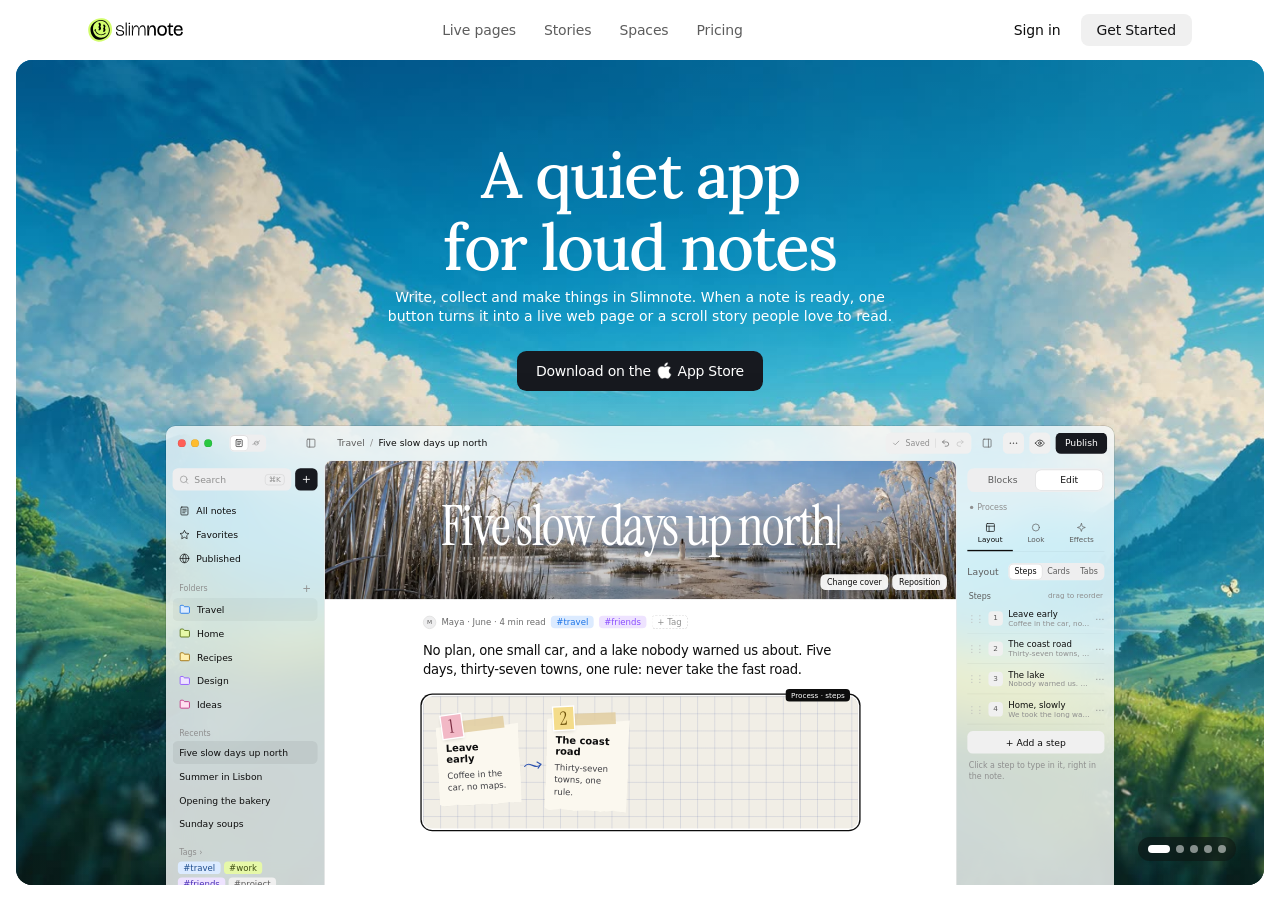
<file: versions/v1/index.html>
<!doctype html>
<html lang="en">
<head>
<meta charset="utf-8">
<meta name="viewport" content="width=device-width, initial-scale=1, viewport-fit=cover">
<title>Slimnote — a quiet app for loud notes</title>
<meta name="description" content="Write, collect and make things in Slimnote. When a note is ready, one button turns it into a live web page.">
<link rel="icon" type="image/svg+xml" href="../../assets/img/slimnote-mark.svg">
<link rel="preconnect" href="https://fonts.googleapis.com">
<link rel="preconnect" href="https://fonts.gstatic.com" crossorigin>
<link rel="stylesheet" href="https://fonts.googleapis.com/css2?family=Lora:wght@500&amp;family=Google+Sans+Flex:wght@400&amp;family=Instrument+Serif:ital@0;1&amp;family=Caveat:wght@500&amp;display=swap">
<link rel="stylesheet" href="css/site.css">
</head>
<body>

<header class="nav">
  <nav class="nav-inner" aria-label="Main">
    <a class="nav-logo" href="/" aria-label="Slimnote home"><img src="../../assets/img/slimnote-logo.svg" alt="Slimnote" width="95" height="24"></a>
    <div class="nav-links">
      <a href="#pages">Live pages</a>
      <a href="#stories">Stories</a>
      <a href="#spaces">Spaces</a>
      <a href="#pricing">Pricing</a>
    </div>
    <div class="nav-right">
      <a class="nav-signin" href="https://web.slimnote.app">Sign in</a>
      <a class="btn-quiet press" href="#get-started">Get Started</a>
    </div>
  </nav>
</header>

<main>
  <section class="hero" data-hero aria-label="Slimnote">
    <div class="hero-card">
      <video class="hero-video" src="../../assets/video/hero.mp4" poster="../../assets/video/hero-poster.jpg" autoplay muted loop playsinline aria-hidden="true"></video>
      <div class="hero-shade" aria-hidden="true"></div>

      <div class="hero-content">
        <div class="hero-copy">
          <div class="hero-text">
            <h1 class="hero-title">A quiet app<br>for loud notes</h1>
            <p class="hero-sub">Write, collect and make things in Slimnote. When a note is ready, one button turns it into a live web page or a scroll story people love to read.</p>
          </div>
          <a class="btn-store press" href="#get-started">Download on the <img src="../../assets/img/apple-logo.png" alt="Apple" width="17" height="17"> App Store</a>
        </div>

        <div class="note-dots" role="group" aria-label="Choose a note">
          <button type="button" aria-label="Photo cover and process"></button>
          <button type="button" aria-label="Scrapbook gallery"></button>
          <button type="button" aria-label="Dynamic text"></button>
          <button type="button" aria-label="Tasks and canvas"></button>
          <button type="button" aria-label="Publishing"></button>
        </div>

        <div class="app-window" role="img" aria-label="The Slimnote Mac app, showing notes being made">
          <div class="app-scale">
<div class="screen" data-note="cover" aria-hidden="true">
<!-- Five slow days up north — photo cover and process -->
<div style="width: 1440px; height: 900px; position: relative; overflow: hidden; background: #f9f9f9; color: #0d0d0d; font-family: -apple-system, BlinkMacSystemFont, 'SF Pro Text', 'Inter', 'Segoe UI', system-ui, sans-serif; -webkit-font-smoothing: antialiased; display: flex; flex-direction: column; font-size: 14px;">
  <!-- Top bar -->
  <div style="height: 52px; flex: 0 0 52px; display: flex; align-items: center;">
    <div style="width: 240px; flex: 0 0 240px; display: flex; align-items: center; gap: 10px; padding: 0 12px 0 18px; box-sizing: border-box;">
      <span style="display: flex; gap: 8px; width: 68px; flex: 0 0 68px;" aria-hidden="true"><span style="width: 12px; height: 12px; border-radius: 50%; background: #ff5f57; box-shadow: inset 0 0 0 0.5px rgba(0,0,0,0.2);"></span><span style="width: 12px; height: 12px; border-radius: 50%; background: #febc2e; box-shadow: inset 0 0 0 0.5px rgba(0,0,0,0.2);"></span><span style="width: 12px; height: 12px; border-radius: 50%; background: #28c840; box-shadow: inset 0 0 0 0.5px rgba(0,0,0,0.2);"></span></span>
      <div style="display: flex; padding: 2px; border-radius: 8px; background: #eeeeef; margin-left: 0; margin-right: auto;">
        <span style="width: 26px; height: 22px; border-radius: 6px; background: #ffffff; box-shadow: 0 0 0 1px rgba(0,0,0,0.08); display: flex; align-items: center; justify-content: center;"><svg aria-hidden="true" width="14" height="14" viewBox="0 0 24 24" fill="none" stroke="#0d0d0d" stroke-width="1.6" stroke-linecap="round" stroke-linejoin="round"><rect width="16" height="18" x="4" y="3" rx="2"></rect><path d="M8 8h8"></path><path d="M8 12h8"></path><path d="M8 16h5"></path></svg></span>
        <span style="width: 26px; height: 22px; display: flex; align-items: center; justify-content: center;"><svg aria-hidden="true" width="14" height="14" viewBox="0 0 24 24" fill="none" stroke="#8f8f8f" stroke-width="1.6" stroke-linecap="round" stroke-linejoin="round"><circle cx="12" cy="12" r="5"></circle><path d="M3 15c3-1 15-6 18-9"></path></svg></span>
      </div>
      <svg aria-hidden="true" width="16" height="16" viewBox="0 0 24 24" fill="none" stroke="#5d5d5d" stroke-width="1.6" stroke-linecap="round" stroke-linejoin="round"><rect width="18" height="18" x="3" y="3" rx="2"></rect><path d="M9 3v18"></path></svg>
    </div>
    <div style="flex: 1 1 auto; display: flex; align-items: center; gap: 8px; padding-left: 20px;">
      <span style="color: #5d5d5d;">Travel</span><span style="color: #8f8f8f;">/</span><span style="font-weight: 500;">Five slow days up north</span>
    </div>
    <div style="display: flex; align-items: center; gap: 8px; padding-right: 12px;">
      <span style="display: inline-flex; align-items: center; gap: 8px; height: 32px; padding: 0 10px; border-radius: 8px; background: #f0f0f0; font-size: 12px; color: #8f8f8f;"><svg aria-hidden="true" width="12" height="12" viewBox="0 0 24 24" fill="none" stroke="currentColor" stroke-width="2.2" stroke-linecap="round" stroke-linejoin="round"><path d="M20 6 9 17l-5-5"></path></svg>Saved<span style="width: 1px; height: 14px; background: rgba(0,0,0,0.1);"></span><svg aria-hidden="true" width="14" height="14" viewBox="0 0 24 24" fill="none" stroke="#5d5d5d" stroke-width="1.7" stroke-linecap="round" stroke-linejoin="round"><path d="M9 14 4 9l5-5"></path><path d="M4 9h10.5a5.5 5.5 0 0 1 0 11H11"></path></svg><svg aria-hidden="true" width="14" height="14" viewBox="0 0 24 24" fill="none" stroke="#bdbdbd" stroke-width="1.7" stroke-linecap="round" stroke-linejoin="round"><path d="m15 14 5-5-5-5"></path><path d="M20 9H9.5a5.5 5.5 0 0 0 0 11H13"></path></svg></span>
      <span style="width: 32px; height: 35px; display: flex; align-items: center; justify-content: center;"><svg aria-hidden="true" width="16" height="16" viewBox="0 0 24 24" fill="none" stroke="#5d5d5d" stroke-width="1.6" stroke-linecap="round" stroke-linejoin="round"><rect width="18" height="18" x="3" y="3" rx="2"></rect><path d="M15 3v18"></path></svg></span>
      <span style="width: 32px; height: 32px; border-radius: 8px; background: #f0f0f0; display: flex; align-items: center; justify-content: center;"><svg aria-hidden="true" width="16" height="16" viewBox="0 0 24 24" fill="#3a3a3a"><circle cx="5" cy="12" r="1.6"></circle><circle cx="12" cy="12" r="1.6"></circle><circle cx="19" cy="12" r="1.6"></circle></svg></span>
      <span style="width: 32px; height: 32px; border-radius: 8px; background: #f0f0f0; display: flex; align-items: center; justify-content: center;"><svg aria-hidden="true" width="16" height="16" viewBox="0 0 24 24" fill="none" stroke="#0d0d0d" stroke-width="1.6" stroke-linecap="round" stroke-linejoin="round"><path d="M2 12s3.5-7 10-7 10 7 10 7-3.5 7-10 7S2 12 2 12Z"></path><circle cx="12" cy="12" r="3"></circle></svg></span>
      <span data-pub style="height: 32px; padding: 0 14px; border-radius: 8px; background: #17191f; color: #ffffff; font-weight: 500; display: flex; align-items: center; gap: 6px; transition: background-color 200ms ease, color 200ms ease, transform 160ms cubic-bezier(0.23,1,0.32,1);">Publish</span>
    </div>
  </div>
  <div style="flex: 1 1 auto; display: flex; min-height: 0;">
    <!-- Sidebar -->
    <div style="width: 240px; flex: 0 0 240px; padding: 12px 10px; box-sizing: border-box; display: flex; flex-direction: column; gap: 1px;">
      <div style="display: flex; gap: 6px; margin-bottom: 12px;">
        <div style="flex: 1; height: 34px; border-radius: 8px; background: #eeeeef; display: flex; align-items: center; gap: 8px; padding: 0 10px; color: #8f8f8f;"><svg aria-hidden="true" width="15" height="15" viewBox="0 0 24 24" fill="none" stroke="currentColor" stroke-width="1.6" stroke-linecap="round"><circle cx="11" cy="11" r="8"></circle><path d="m21 21-4.3-4.3"></path></svg>Search<span style="margin-left: auto; font-size: 11px; padding: 1px 5px; border-radius: 5px; border: 1px solid rgba(0,0,0,0.1);">⌘K</span></div>
        <span style="width: 34px; height: 34px; border-radius: 8px; background: #17191f; display: flex; align-items: center; justify-content: center;"><svg aria-hidden="true" width="16" height="16" viewBox="0 0 24 24" fill="none" stroke="#ffffff" stroke-width="2" stroke-linecap="round"><path d="M12 5v14"></path><path d="M5 12h14"></path></svg></span>
      </div>
      <div style="height: 35px; display: flex; align-items: center; gap: 10px; padding: 0 10px;"><svg aria-hidden="true" width="16" height="16" viewBox="0 0 24 24" fill="none" stroke="#0d0d0d" stroke-width="1.6" stroke-linecap="round" stroke-linejoin="round"><rect width="16" height="18" x="4" y="3" rx="2"></rect><path d="M8 8h8"></path><path d="M8 12h8"></path><path d="M8 16h5"></path></svg>All notes</div>
      <div style="height: 35px; display: flex; align-items: center; gap: 10px; padding: 0 10px;"><svg aria-hidden="true" width="16" height="16" viewBox="0 0 24 24" fill="none" stroke="#0d0d0d" stroke-width="1.6" stroke-linejoin="round"><polygon points="12 2 15.09 8.26 22 9.27 17 14.14 18.18 21.02 12 17.77 5.82 21.02 7 14.14 2 9.27 8.91 8.26 12 2"></polygon></svg>Favorites</div>
      <div style="height: 35px; display: flex; align-items: center; gap: 10px; padding: 0 10px;"><svg aria-hidden="true" width="16" height="16" viewBox="0 0 24 24" fill="none" stroke="#0d0d0d" stroke-width="1.6" stroke-linecap="round"><circle cx="12" cy="12" r="10"></circle><path d="M12 2a14.5 14.5 0 0 0 0 20 14.5 14.5 0 0 0 0-20"></path><path d="M2 12h20"></path></svg>Published</div>
      <div style="display: flex; align-items: center; justify-content: space-between; padding: 18px 10px 4px; font-size: 12px; font-weight: 500; color: #8f8f8f;">Folders<span style="font-size: 16px; font-weight: 400;">+</span></div>
      <div style="height: 35px; display: flex; align-items: center; gap: 10px; padding: 0 10px; border-radius: 8px; background: rgba(0,0,0,0.04);"><svg aria-hidden="true" width="17" height="17" viewBox="0 0 24 24" fill="#dcebff" stroke="#1a73e8" stroke-width="1.8" stroke-linejoin="round"><path d="M20 20a2 2 0 0 0 2-2V8a2 2 0 0 0-2-2h-7.9a2 2 0 0 1-1.69-.9L9.6 3.9A2 2 0 0 0 7.93 3H4a2 2 0 0 0-2 2v13a2 2 0 0 0 2 2Z"></path></svg>Travel</div>
      <div style="height: 35px; display: flex; align-items: center; gap: 10px; padding: 0 10px;"><svg aria-hidden="true" width="17" height="17" viewBox="0 0 24 24" fill="#e6f8a8" stroke="#4f6b0a" stroke-width="1.8" stroke-linejoin="round"><path d="M20 20a2 2 0 0 0 2-2V8a2 2 0 0 0-2-2h-7.9a2 2 0 0 1-1.69-.9L9.6 3.9A2 2 0 0 0 7.93 3H4a2 2 0 0 0-2 2v13a2 2 0 0 0 2 2Z"></path></svg>Home</div>
      <div style="height: 35px; display: flex; align-items: center; gap: 10px; padding: 0 10px;"><svg aria-hidden="true" width="17" height="17" viewBox="0 0 24 24" fill="#fff0b0" stroke="#9a6700" stroke-width="1.8" stroke-linejoin="round"><path d="M20 20a2 2 0 0 0 2-2V8a2 2 0 0 0-2-2h-7.9a2 2 0 0 1-1.69-.9L9.6 3.9A2 2 0 0 0 7.93 3H4a2 2 0 0 0-2 2v13a2 2 0 0 0 2 2Z"></path></svg>Recipes</div>
      <div style="height: 35px; display: flex; align-items: center; gap: 10px; padding: 0 10px;"><svg aria-hidden="true" width="17" height="17" viewBox="0 0 24 24" fill="#eee3ff" stroke="#8a4dff" stroke-width="1.8" stroke-linejoin="round"><path d="M20 20a2 2 0 0 0 2-2V8a2 2 0 0 0-2-2h-7.9a2 2 0 0 1-1.69-.9L9.6 3.9A2 2 0 0 0 7.93 3H4a2 2 0 0 0-2 2v13a2 2 0 0 0 2 2Z"></path></svg>Design</div>
      <div style="height: 35px; display: flex; align-items: center; gap: 10px; padding: 0 10px;"><svg aria-hidden="true" width="17" height="17" viewBox="0 0 24 24" fill="#ffe0f0" stroke="#c02a7f" stroke-width="1.8" stroke-linejoin="round"><path d="M20 20a2 2 0 0 0 2-2V8a2 2 0 0 0-2-2h-7.9a2 2 0 0 1-1.69-.9L9.6 3.9A2 2 0 0 0 7.93 3H4a2 2 0 0 0-2 2v13a2 2 0 0 0 2 2Z"></path></svg>Ideas</div>
      <div style="padding: 18px 10px 4px; font-size: 12px; font-weight: 500; color: #8f8f8f;">Recents</div>
      <div style="height: 35px; display: flex; align-items: center; padding: 0 10px; border-radius: 8px; background: rgba(0,0,0,0.06); font-weight: 500;">Five slow days up north</div>
      <div style="height: 35px; display: flex; align-items: center; padding: 0 10px;">Summer in Lisbon</div>
      <div style="height: 35px; display: flex; align-items: center; padding: 0 10px;">Opening the bakery</div>
      <div style="height: 35px; display: flex; align-items: center; padding: 0 10px;">Sunday soups</div>
      <div style="padding: 18px 10px 6px; font-size: 12px; font-weight: 500; color: #8f8f8f;">Tags ›</div>
      <div style="display: flex; flex-wrap: wrap; gap: 5px; padding: 0 8px; font-size: 13px;">
        <span style="padding: 2px 8px; border-radius: 6px; background: #dcebff; color: #1f4f8f;">#travel</span>
        <span style="padding: 2px 8px; border-radius: 6px; background: #e6f8a8; color: #3d4d12;">#work</span>
        <span style="padding: 2px 8px; border-radius: 6px; background: #eee3ff; color: #4b2fb8;">#friends</span>
        <span style="padding: 2px 8px; border-radius: 6px; background: #f0f0f0; color: #5d5d5d;">#project</span>
      </div>
      <div style="margin-top: auto; border-top: 1px solid rgba(0,0,0,0.08); padding: 12px 8px 0; display: flex; align-items: center; gap: 10px;">
        <span style="width: 25px; height: 25px; border-radius: 50%; background: #eeeeef; border: 1px solid #dcdcdc; display: flex; align-items: center; justify-content: center; font-size: 10px; color: #5d5d5d;">MO</span><span style="font-weight: 500;">Maya</span><span style="color: #8f8f8f;">· Pro</span>
      </div>
    </div>
    <!-- Note card -->
    <div data-card style="flex: 1 1 auto; min-width: 0; margin: 0 16px 8px 0; background: #ffffff; border: 1px solid rgba(0,0,0,0.08); border-radius: 12px; overflow: hidden; position: relative;">
      <!-- Photo cover with the title on it (selected) -->
      <div style="position: relative; height: 210px; overflow: hidden;">
        <img src="../../assets/img/reed-shore.webp" alt="Reeds on a quiet lake shore" style="width: 100%; height: 100%; object-fit: cover; object-position: center 55%; display: block;">
        <div aria-hidden="true" style="position: absolute; inset: 0; background: linear-gradient(180deg, rgba(0,0,0,0) 30%, rgba(0,0,0,0.28));"></div>
        <h1 style="position: absolute; left: 0; right: 0; top: 58px; margin: 0; text-align: center; font-family: 'Instrument Serif', ui-serif, Georgia, serif; font-weight: 400; font-size: 84px; line-height: 1; letter-spacing: -2.8px; color: #ffffff; text-shadow: 0 2px 24px rgba(0,0,0,0.25);">Five slow days up north</h1>
        <div style="position: absolute; right: 14px; bottom: 14px; display: flex; gap: 6px; font-size: 12px;">
          <span style="padding: 5px 10px; border-radius: 8px; background: rgba(255,255,255,0.92); color: #0d0d0d;">Change cover</span>
          <span style="padding: 5px 10px; border-radius: 8px; background: rgba(255,255,255,0.92); color: #0d0d0d;">Reposition</span>
        </div>
      </div>
      <div style="width: 660px; margin: 0 auto; padding-top: 24px;">
        <div style="display: flex; align-items: center; gap: 8px; font-size: 13px; color: #6b6b6b;">
          <span style="width: 20px; height: 20px; border-radius: 50%; background: #eeeeef; border: 1px solid #dcdcdc; display: flex; align-items: center; justify-content: center; font-size: 9px; color: #5d5d5d;">M</span>Maya · June · 4 min read
          <span style="padding: 2px 8px; border-radius: 6px; background: #dcebff; color: #1a73e8;">#travel</span>
          <span style="padding: 2px 8px; border-radius: 6px; background: #eee3ff; color: #8a4dff;">#friends</span>
          <span style="padding: 2px 8px; border-radius: 6px; border: 1px dashed rgba(0,0,0,0.18); color: #8f8f8f;">+ Tag</span>
        </div>
        <p style="margin: 18px 0 0; font-size: 20px; line-height: 1.45; letter-spacing: -0.45px;">No plan, one small car, and a lake nobody warned us about. Five days, thirty-seven towns, one rule: never take the fast road.</p>
        <!-- Process block, scrapbook steps (selected) -->
        <div style="position: relative; margin-top: 26px; padding: 34px 22px 26px; border-radius: 14px; background-color: #f1eee6; background-image: linear-gradient(rgba(70,90,160,0.14) 1px, transparent 1px), linear-gradient(90deg, rgba(70,90,160,0.14) 1px, transparent 1px); background-size: 26px 26px; box-shadow: 0 0 0 2px #ffffff, 0 0 0 4px #0d0d0d;">
          <span style="position: absolute; right: 12px; top: -11px; padding: 3px 8px; border-radius: 6px; background: #0d0d0d; color: #ffffff; font-size: 11px; font-weight: 500;">Process · steps</span>
          <div data-seq="260" style="display: flex; align-items: center; gap: 4px;">
            <div style="position: relative; flex: 1 1 0; min-width: 0; transform: rotate(-3deg);">
              <span style="position: absolute; left: 40px; top: -9px; width: 64px; height: 18px; background: rgba(226,206,160,0.85); transform: rotate(-4deg); z-index: 2;"></span>
              <span style="position: absolute; left: 10px; top: -16px; z-index: 3; width: 30px; height: 34px; background: #f2b8c6; color: #7a2b40; font-family: 'Instrument Serif', Georgia, serif; font-size: 28px; line-height: 34px; text-align: center; box-shadow: 0 0 0 2px #ffffff, 0 3px 6px rgba(0,0,0,0.15); transform: rotate(-5deg);">1</span>
              <div style="padding: 26px 14px 18px; background: #fbf8ef; box-shadow: 0 6px 14px rgba(0,0,0,0.1); clip-path: polygon(0 2%, 12% 0, 26% 2.5%, 40% 0.5%, 55% 2.5%, 70% 0, 85% 2%, 100% 0.5%, 99% 30%, 100% 62%, 99% 100%, 84% 98%, 68% 100%, 52% 98.5%, 36% 100%, 20% 98%, 6% 100%, 0 97%, 1% 60%);">
                <div style="font-weight: 700; font-size: 15px; line-height: 1.15;">Leave early</div>
                <div style="margin-top: 6px; font-size: 13px; line-height: 1.45; color: #3d3d42;">Coffee in the car, no maps.</div>
              </div>
            </div>
            <svg aria-hidden="true" width="30" height="34" viewBox="0 0 34 40" style="flex: 0 0 30px; color: #2f55b0;"><path d="M2 22 C10 10,22 30,31 18" fill="none" stroke="currentColor" stroke-width="2" stroke-linecap="round"></path><path d="M24 14 L31 18 L26 25" fill="none" stroke="currentColor" stroke-width="2" stroke-linecap="round" stroke-linejoin="round"></path></svg>
            <div style="position: relative; flex: 1 1 0; min-width: 0; transform: rotate(2deg);">
              <span style="position: absolute; left: 40px; top: -9px; width: 64px; height: 18px; background: rgba(226,206,160,0.85); transform: rotate(-4deg); z-index: 2;"></span>
              <span style="position: absolute; left: 10px; top: -16px; z-index: 3; width: 30px; height: 34px; background: #f4dc8a; color: #6b4f08; font-family: 'Instrument Serif', Georgia, serif; font-size: 28px; line-height: 34px; text-align: center; box-shadow: 0 0 0 2px #ffffff, 0 3px 6px rgba(0,0,0,0.15); transform: rotate(-5deg);">2</span>
              <div style="padding: 26px 14px 18px; background: #fbf8ef; box-shadow: 0 6px 14px rgba(0,0,0,0.1); clip-path: polygon(0 2%, 12% 0, 26% 2.5%, 40% 0.5%, 55% 2.5%, 70% 0, 85% 2%, 100% 0.5%, 99% 30%, 100% 62%, 99% 100%, 84% 98%, 68% 100%, 52% 98.5%, 36% 100%, 20% 98%, 6% 100%, 0 97%, 1% 60%);">
                <div style="font-weight: 700; font-size: 15px; line-height: 1.15;">The coast road</div>
                <div style="margin-top: 6px; font-size: 13px; line-height: 1.45; color: #3d3d42;">Thirty-seven towns, one rule.</div>
              </div>
            </div>
            <svg aria-hidden="true" width="30" height="34" viewBox="0 0 34 40" style="flex: 0 0 30px; color: #2f55b0;"><path d="M2 22 C10 10,22 30,31 18" fill="none" stroke="currentColor" stroke-width="2" stroke-linecap="round"></path><path d="M24 14 L31 18 L26 25" fill="none" stroke="currentColor" stroke-width="2" stroke-linecap="round" stroke-linejoin="round"></path></svg>
            <div style="position: relative; flex: 1 1 0; min-width: 0; transform: rotate(-1.5deg);">
              <span style="position: absolute; left: 40px; top: -9px; width: 64px; height: 18px; background: rgba(226,206,160,0.85); transform: rotate(-4deg); z-index: 2;"></span>
              <span style="position: absolute; left: 10px; top: -16px; z-index: 3; width: 30px; height: 34px; background: #5a3a2a; color: #ffffff; font-family: 'Instrument Serif', Georgia, serif; font-size: 28px; line-height: 34px; text-align: center; box-shadow: 0 0 0 2px #ffffff, 0 3px 6px rgba(0,0,0,0.15); transform: rotate(-5deg);">3</span>
              <div style="padding: 26px 14px 18px; background: #fbf8ef; box-shadow: 0 6px 14px rgba(0,0,0,0.1); clip-path: polygon(0 2%, 12% 0, 26% 2.5%, 40% 0.5%, 55% 2.5%, 70% 0, 85% 2%, 100% 0.5%, 99% 30%, 100% 62%, 99% 100%, 84% 98%, 68% 100%, 52% 98.5%, 36% 100%, 20% 98%, 6% 100%, 0 97%, 1% 60%);">
                <div style="font-weight: 700; font-size: 15px; line-height: 1.15;">The lake</div>
                <div style="margin-top: 6px; font-size: 13px; line-height: 1.45; color: #3d3d42;">Nobody warned us. Sam swam.</div>
              </div>
            </div>
            <svg aria-hidden="true" width="30" height="34" viewBox="0 0 34 40" style="flex: 0 0 30px; color: #2f55b0;"><path d="M2 22 C10 10,22 30,31 18" fill="none" stroke="currentColor" stroke-width="2" stroke-linecap="round"></path><path d="M24 14 L31 18 L26 25" fill="none" stroke="currentColor" stroke-width="2" stroke-linecap="round" stroke-linejoin="round"></path></svg>
            <div style="position: relative; flex: 1 1 0; min-width: 0; transform: rotate(3deg);">
              <span style="position: absolute; left: 40px; top: -9px; width: 64px; height: 18px; background: rgba(226,206,160,0.85); transform: rotate(-4deg); z-index: 2;"></span>
              <span style="position: absolute; left: 10px; top: -16px; z-index: 3; width: 30px; height: 34px; background: #cfe0f0; color: #1f4f8f; font-family: 'Instrument Serif', Georgia, serif; font-size: 28px; line-height: 34px; text-align: center; box-shadow: 0 0 0 2px #ffffff, 0 3px 6px rgba(0,0,0,0.15); transform: rotate(-5deg);">4</span>
              <div style="padding: 26px 14px 18px; background: #fbf8ef; box-shadow: 0 6px 14px rgba(0,0,0,0.1); clip-path: polygon(0 2%, 12% 0, 26% 2.5%, 40% 0.5%, 55% 2.5%, 70% 0, 85% 2%, 100% 0.5%, 99% 30%, 100% 62%, 99% 100%, 84% 98%, 68% 100%, 52% 98.5%, 36% 100%, 20% 98%, 6% 100%, 0 97%, 1% 60%);">
                <div style="font-weight: 700; font-size: 15px; line-height: 1.15;">Home, slowly</div>
                <div style="margin-top: 6px; font-size: 13px; line-height: 1.45; color: #3d3d42;">We took the long way back.</div>
              </div>
            </div>
          </div>
        </div>
      </div>
    </div>
    <!-- Right panel: process -->
    <div data-panel style="width: 224px; flex: 0 0 224px; padding: 12px 16px 12px 0; box-sizing: border-box; display: flex; flex-direction: column;">
      <div style="display: flex; padding: 3px; border-radius: 10px; background: #eeeeef;">
        <span style="flex: 1; text-align: center; padding: 7px 0; color: #5d5d5d;">Blocks</span>
        <span style="flex: 1; text-align: center; padding: 7px 0; border-radius: 8px; background: #ffffff; box-shadow: 0 0 0 1px rgba(0,0,0,0.06);">Edit</span>
      </div>
      <div style="display: flex; align-items: center; gap: 6px; padding: 16px 4px 8px; font-size: 12px; color: #8f8f8f;"><span style="width: 5px; height: 5px; border-radius: 50%; background: #8f8f8f;"></span>Process</div>
      <div style="display: flex; border-bottom: 1px solid rgba(0,0,0,0.08); margin-bottom: 12px; font-size: 12px;">
        <span style="flex: 1; display: flex; flex-direction: column; align-items: center; gap: 4px; padding: 8px 0 9px; font-size: 11px; color: #0d0d0d; border-bottom: 2px solid #0d0d0d; font-weight: 500;"><svg aria-hidden="true" width="16" height="16" viewBox="0 0 24 24" fill="none" stroke="#0d0d0d" stroke-width="1.6" stroke-linecap="round" stroke-linejoin="round"><rect width="18" height="18" x="3" y="3" rx="2"></rect><path d="M3 9h18"></path><path d="M9 21V9"></path></svg>Layout</span>
        <span style="flex: 1; display: flex; flex-direction: column; align-items: center; gap: 4px; padding: 8px 0 9px; font-size: 11px; color: #5d5d5d;"><svg aria-hidden="true" width="16" height="16" viewBox="0 0 24 24" fill="none" stroke="#5d5d5d" stroke-width="1.6" stroke-linecap="round" stroke-linejoin="round"><circle cx="12" cy="12" r="8"></circle></svg>Look</span>
        <span style="flex: 1; display: flex; flex-direction: column; align-items: center; gap: 4px; padding: 8px 0 9px; font-size: 11px; color: #5d5d5d;"><svg aria-hidden="true" width="16" height="16" viewBox="0 0 24 24" fill="none" stroke="#5d5d5d" stroke-width="1.6" stroke-linecap="round" stroke-linejoin="round"><path d="m12 3-1.9 5.8a2 2 0 0 1-1.3 1.3L3 12l5.8 1.9a2 2 0 0 1 1.3 1.3L12 21l1.9-5.8a2 2 0 0 1 1.3-1.3L21 12l-5.8-1.9a2 2 0 0 1-1.3-1.3Z"></path></svg>Effects</span>
      </div>
      <div style="height: 36px; display: flex; align-items: center; justify-content: space-between;"><span style="color: #5d5d5d;">Layout</span>
        <span style="display: flex; padding: 2px; border-radius: 8px; background: #eeeeef; font-size: 12px;"><span style="padding: 4px 8px; border-radius: 6px; background: #ffffff; box-shadow: 0 0 0 1px rgba(0,0,0,0.06); font-weight: 500;">Steps</span><span style="padding: 4px 8px; color: #5d5d5d;">Cards</span><span style="padding: 4px 8px; color: #5d5d5d;">Tabs</span></span>
      </div>
      <div style="display: flex; justify-content: space-between; padding: 12px 2px 4px; font-size: 12px;"><span style="color: #5d5d5d;">Steps</span><span style="color: #8f8f8f; font-size: 11px;">drag to reorder</span></div>
      <div style="height: 46px; display: flex; align-items: center; gap: 8px; border-bottom: 1px solid rgba(0,0,0,0.05);"><span style="color: #bdbdbd; letter-spacing: -2px;">⋮⋮</span><span style="width: 22px; height: 22px; border-radius: 6px; background: #f0f0f0; font-size: 11px; display: flex; align-items: center; justify-content: center; color: #5d5d5d;">1</span><div style="flex: 1; min-width: 0;"><div style="font-weight: 500; font-size: 13px;">Leave early</div><div style="font-size: 11px; color: #8f8f8f; white-space: nowrap; overflow: hidden; text-overflow: ellipsis;">Coffee in the car, no maps.</div></div><span style="color: #8f8f8f;">⋯</span></div>
      <div style="height: 46px; display: flex; align-items: center; gap: 8px; border-bottom: 1px solid rgba(0,0,0,0.05);"><span style="color: #bdbdbd; letter-spacing: -2px;">⋮⋮</span><span style="width: 22px; height: 22px; border-radius: 6px; background: #f0f0f0; font-size: 11px; display: flex; align-items: center; justify-content: center; color: #5d5d5d;">2</span><div style="flex: 1; min-width: 0;"><div style="font-weight: 500; font-size: 13px;">The coast road</div><div style="font-size: 11px; color: #8f8f8f; white-space: nowrap; overflow: hidden; text-overflow: ellipsis;">Thirty-seven towns, one rule.</div></div><span style="color: #8f8f8f;">⋯</span></div>
      <div style="height: 46px; display: flex; align-items: center; gap: 8px; border-bottom: 1px solid rgba(0,0,0,0.05);"><span style="color: #bdbdbd; letter-spacing: -2px;">⋮⋮</span><span style="width: 22px; height: 22px; border-radius: 6px; background: #f0f0f0; font-size: 11px; display: flex; align-items: center; justify-content: center; color: #5d5d5d;">3</span><div style="flex: 1; min-width: 0;"><div style="font-weight: 500; font-size: 13px;">The lake</div><div style="font-size: 11px; color: #8f8f8f; white-space: nowrap; overflow: hidden; text-overflow: ellipsis;">Nobody warned us. Sam swam.</div></div><span style="color: #8f8f8f;">⋯</span></div>
      <div style="height: 46px; display: flex; align-items: center; gap: 8px; border-bottom: 1px solid rgba(0,0,0,0.05);"><span style="color: #bdbdbd; letter-spacing: -2px;">⋮⋮</span><span style="width: 22px; height: 22px; border-radius: 6px; background: #f0f0f0; font-size: 11px; display: flex; align-items: center; justify-content: center; color: #5d5d5d;">4</span><div style="flex: 1; min-width: 0;"><div style="font-weight: 500; font-size: 13px;">Home, slowly</div><div style="font-size: 11px; color: #8f8f8f; white-space: nowrap; overflow: hidden; text-overflow: ellipsis;">We took the long way back.</div></div><span style="color: #8f8f8f;">⋯</span></div>
      <div style="margin-top: 10px; display: flex; align-items: center; justify-content: center; height: 34px; border-radius: 8px; background: #f0f0f0; font-weight: 500;">+ Add a step</div>
      <p style="margin: 10px 2px 0; font-size: 12px; line-height: 1.45; color: #8f8f8f;">Click a step to type in it, right in the note.</p>
    </div>
  </div>
</div>
</div>
<div class="screen" data-note="scrapbook" aria-hidden="true">
<!-- Dana turns 30 — scrapbook gallery -->
<div style="width: 1440px; height: 900px; position: relative; overflow: hidden; background: #f9f9f9; color: #0d0d0d; font-family: -apple-system, BlinkMacSystemFont, 'SF Pro Text', 'Inter', 'Segoe UI', system-ui, sans-serif; -webkit-font-smoothing: antialiased; display: flex; flex-direction: column; font-size: 14px;">
  <!-- Top bar -->
  <div style="height: 52px; flex: 0 0 52px; display: flex; align-items: center;">
    <div style="width: 240px; flex: 0 0 240px; display: flex; align-items: center; gap: 10px; padding: 0 12px 0 18px; box-sizing: border-box;">
      <span style="display: flex; gap: 8px; width: 68px; flex: 0 0 68px;" aria-hidden="true"><span style="width: 12px; height: 12px; border-radius: 50%; background: #ff5f57; box-shadow: inset 0 0 0 0.5px rgba(0,0,0,0.2);"></span><span style="width: 12px; height: 12px; border-radius: 50%; background: #febc2e; box-shadow: inset 0 0 0 0.5px rgba(0,0,0,0.2);"></span><span style="width: 12px; height: 12px; border-radius: 50%; background: #28c840; box-shadow: inset 0 0 0 0.5px rgba(0,0,0,0.2);"></span></span>
      <div style="display: flex; padding: 2px; border-radius: 8px; background: #eeeeef; margin-left: 0; margin-right: auto;">
        <span style="width: 26px; height: 22px; border-radius: 6px; background: #ffffff; box-shadow: 0 0 0 1px rgba(0,0,0,0.08); display: flex; align-items: center; justify-content: center;"><svg aria-hidden="true" width="14" height="14" viewBox="0 0 24 24" fill="none" stroke="#0d0d0d" stroke-width="1.6" stroke-linecap="round" stroke-linejoin="round"><rect width="16" height="18" x="4" y="3" rx="2"></rect><path d="M8 8h8"></path><path d="M8 12h8"></path><path d="M8 16h5"></path></svg></span>
        <span style="width: 26px; height: 22px; display: flex; align-items: center; justify-content: center;"><svg aria-hidden="true" width="14" height="14" viewBox="0 0 24 24" fill="none" stroke="#8f8f8f" stroke-width="1.6" stroke-linecap="round" stroke-linejoin="round"><circle cx="12" cy="12" r="5"></circle><path d="M3 15c3-1 15-6 18-9"></path></svg></span>
      </div>
      <svg aria-hidden="true" width="16" height="16" viewBox="0 0 24 24" fill="none" stroke="#5d5d5d" stroke-width="1.6" stroke-linecap="round" stroke-linejoin="round"><rect width="18" height="18" x="3" y="3" rx="2"></rect><path d="M9 3v18"></path></svg>
    </div>
    <div style="flex: 1 1 auto; display: flex; align-items: center; gap: 8px; padding-left: 20px;">
      <span style="color: #5d5d5d;">Home</span><span style="color: #8f8f8f;">/</span><span style="font-weight: 500;">Dana turns 30</span>
    </div>
    <div style="display: flex; align-items: center; gap: 8px; padding-right: 12px;">
      <span style="display: inline-flex; align-items: center; gap: 6px; font-size: 13px; color: #5d5d5d; margin-right: 6px;"><span style="display: flex;"><span style="width: 20px; height: 20px; border-radius: 50%; background: #eee3ff; border: 1.5px solid #ffffff; display: flex; align-items: center; justify-content: center; font-size: 9px; color: #4b2fb8;">S</span><span style="width: 20px; height: 20px; margin-left: -6px; border-radius: 50%; background: #e6f8a8; border: 1.5px solid #ffffff; display: flex; align-items: center; justify-content: center; font-size: 9px; color: #3d4d12;">C</span></span>Sam is editing</span>
      <span style="display: inline-flex; align-items: center; gap: 8px; height: 32px; padding: 0 10px; border-radius: 8px; background: #f0f0f0; font-size: 12px; color: #8f8f8f;"><svg aria-hidden="true" width="12" height="12" viewBox="0 0 24 24" fill="none" stroke="currentColor" stroke-width="2.2" stroke-linecap="round" stroke-linejoin="round"><path d="M20 6 9 17l-5-5"></path></svg>Saved<span style="width: 1px; height: 14px; background: rgba(0,0,0,0.1);"></span><svg aria-hidden="true" width="14" height="14" viewBox="0 0 24 24" fill="none" stroke="#5d5d5d" stroke-width="1.7" stroke-linecap="round" stroke-linejoin="round"><path d="M9 14 4 9l5-5"></path><path d="M4 9h10.5a5.5 5.5 0 0 1 0 11H11"></path></svg><svg aria-hidden="true" width="14" height="14" viewBox="0 0 24 24" fill="none" stroke="#bdbdbd" stroke-width="1.7" stroke-linecap="round" stroke-linejoin="round"><path d="m15 14 5-5-5-5"></path><path d="M20 9H9.5a5.5 5.5 0 0 0 0 11H13"></path></svg></span>
      <span style="width: 32px; height: 35px; display: flex; align-items: center; justify-content: center;"><svg aria-hidden="true" width="16" height="16" viewBox="0 0 24 24" fill="none" stroke="#5d5d5d" stroke-width="1.6" stroke-linecap="round" stroke-linejoin="round"><rect width="18" height="18" x="3" y="3" rx="2"></rect><path d="M15 3v18"></path></svg></span>
      <span style="width: 32px; height: 32px; border-radius: 8px; background: #f0f0f0; display: flex; align-items: center; justify-content: center;"><svg aria-hidden="true" width="16" height="16" viewBox="0 0 24 24" fill="#3a3a3a"><circle cx="5" cy="12" r="1.6"></circle><circle cx="12" cy="12" r="1.6"></circle><circle cx="19" cy="12" r="1.6"></circle></svg></span>
      <span style="width: 32px; height: 32px; border-radius: 8px; background: #f0f0f0; display: flex; align-items: center; justify-content: center;"><svg aria-hidden="true" width="16" height="16" viewBox="0 0 24 24" fill="none" stroke="#0d0d0d" stroke-width="1.6" stroke-linecap="round" stroke-linejoin="round"><path d="M2 12s3.5-7 10-7 10 7 10 7-3.5 7-10 7S2 12 2 12Z"></path><circle cx="12" cy="12" r="3"></circle></svg></span>
      <span data-pub style="height: 32px; padding: 0 14px; border-radius: 8px; background: #17191f; color: #ffffff; font-weight: 500; display: flex; align-items: center; gap: 6px; transition: background-color 200ms ease, color 200ms ease, transform 160ms cubic-bezier(0.23,1,0.32,1);">Publish</span>
    </div>
  </div>
  <div style="flex: 1 1 auto; display: flex; min-height: 0;">
    <!-- Sidebar -->
    <div style="width: 240px; flex: 0 0 240px; padding: 12px 10px; box-sizing: border-box; display: flex; flex-direction: column; gap: 1px;">
      <div style="display: flex; gap: 6px; margin-bottom: 12px;">
        <div style="flex: 1; height: 34px; border-radius: 8px; background: #eeeeef; display: flex; align-items: center; gap: 8px; padding: 0 10px; color: #8f8f8f;"><svg aria-hidden="true" width="15" height="15" viewBox="0 0 24 24" fill="none" stroke="currentColor" stroke-width="1.6" stroke-linecap="round"><circle cx="11" cy="11" r="8"></circle><path d="m21 21-4.3-4.3"></path></svg>Search<span style="margin-left: auto; font-size: 11px; padding: 1px 5px; border-radius: 5px; border: 1px solid rgba(0,0,0,0.1);">⌘K</span></div>
        <span style="width: 34px; height: 34px; border-radius: 8px; background: #17191f; display: flex; align-items: center; justify-content: center;"><svg aria-hidden="true" width="16" height="16" viewBox="0 0 24 24" fill="none" stroke="#ffffff" stroke-width="2" stroke-linecap="round"><path d="M12 5v14"></path><path d="M5 12h14"></path></svg></span>
      </div>
      <div style="height: 35px; display: flex; align-items: center; gap: 10px; padding: 0 10px;"><svg aria-hidden="true" width="16" height="16" viewBox="0 0 24 24" fill="none" stroke="#0d0d0d" stroke-width="1.6" stroke-linecap="round" stroke-linejoin="round"><rect width="16" height="18" x="4" y="3" rx="2"></rect><path d="M8 8h8"></path><path d="M8 12h8"></path><path d="M8 16h5"></path></svg>All notes</div>
      <div style="height: 35px; display: flex; align-items: center; gap: 10px; padding: 0 10px;"><svg aria-hidden="true" width="16" height="16" viewBox="0 0 24 24" fill="none" stroke="#0d0d0d" stroke-width="1.6" stroke-linejoin="round"><polygon points="12 2 15.09 8.26 22 9.27 17 14.14 18.18 21.02 12 17.77 5.82 21.02 7 14.14 2 9.27 8.91 8.26 12 2"></polygon></svg>Favorites</div>
      <div style="height: 35px; display: flex; align-items: center; gap: 10px; padding: 0 10px;"><svg aria-hidden="true" width="16" height="16" viewBox="0 0 24 24" fill="none" stroke="#0d0d0d" stroke-width="1.6" stroke-linecap="round"><circle cx="12" cy="12" r="10"></circle><path d="M12 2a14.5 14.5 0 0 0 0 20 14.5 14.5 0 0 0 0-20"></path><path d="M2 12h20"></path></svg>Published</div>
      <div style="display: flex; align-items: center; justify-content: space-between; padding: 18px 10px 4px; font-size: 12px; font-weight: 500; color: #8f8f8f;">Folders<span style="font-size: 16px; font-weight: 400;">+</span></div>
      <div style="height: 35px; display: flex; align-items: center; gap: 10px; padding: 0 10px;"><svg aria-hidden="true" width="17" height="17" viewBox="0 0 24 24" fill="#dcebff" stroke="#1a73e8" stroke-width="1.8" stroke-linejoin="round"><path d="M20 20a2 2 0 0 0 2-2V8a2 2 0 0 0-2-2h-7.9a2 2 0 0 1-1.69-.9L9.6 3.9A2 2 0 0 0 7.93 3H4a2 2 0 0 0-2 2v13a2 2 0 0 0 2 2Z"></path></svg>Travel</div>
      <div style="height: 35px; display: flex; align-items: center; gap: 10px; padding: 0 10px; border-radius: 8px; background: rgba(0,0,0,0.04);"><svg aria-hidden="true" width="17" height="17" viewBox="0 0 24 24" fill="#e6f8a8" stroke="#4f6b0a" stroke-width="1.8" stroke-linejoin="round"><path d="M20 20a2 2 0 0 0 2-2V8a2 2 0 0 0-2-2h-7.9a2 2 0 0 1-1.69-.9L9.6 3.9A2 2 0 0 0 7.93 3H4a2 2 0 0 0-2 2v13a2 2 0 0 0 2 2Z"></path></svg>Home</div>
      <div style="height: 35px; display: flex; align-items: center; gap: 10px; padding: 0 10px;"><svg aria-hidden="true" width="17" height="17" viewBox="0 0 24 24" fill="#fff0b0" stroke="#9a6700" stroke-width="1.8" stroke-linejoin="round"><path d="M20 20a2 2 0 0 0 2-2V8a2 2 0 0 0-2-2h-7.9a2 2 0 0 1-1.69-.9L9.6 3.9A2 2 0 0 0 7.93 3H4a2 2 0 0 0-2 2v13a2 2 0 0 0 2 2Z"></path></svg>Recipes</div>
      <div style="height: 35px; display: flex; align-items: center; gap: 10px; padding: 0 10px;"><svg aria-hidden="true" width="17" height="17" viewBox="0 0 24 24" fill="#eee3ff" stroke="#8a4dff" stroke-width="1.8" stroke-linejoin="round"><path d="M20 20a2 2 0 0 0 2-2V8a2 2 0 0 0-2-2h-7.9a2 2 0 0 1-1.69-.9L9.6 3.9A2 2 0 0 0 7.93 3H4a2 2 0 0 0-2 2v13a2 2 0 0 0 2 2Z"></path></svg>Design</div>
      <div style="height: 35px; display: flex; align-items: center; gap: 10px; padding: 0 10px;"><svg aria-hidden="true" width="17" height="17" viewBox="0 0 24 24" fill="#ffe0f0" stroke="#c02a7f" stroke-width="1.8" stroke-linejoin="round"><path d="M20 20a2 2 0 0 0 2-2V8a2 2 0 0 0-2-2h-7.9a2 2 0 0 1-1.69-.9L9.6 3.9A2 2 0 0 0 7.93 3H4a2 2 0 0 0-2 2v13a2 2 0 0 0 2 2Z"></path></svg>Ideas</div>
      <div style="padding: 18px 10px 4px; font-size: 12px; font-weight: 500; color: #8f8f8f;">Recents</div>
      <div style="height: 35px; display: flex; align-items: center; padding: 0 10px; border-radius: 8px; background: rgba(0,0,0,0.06); font-weight: 500;">Dana turns 30</div>
      <div style="height: 35px; display: flex; align-items: center; padding: 0 10px;">Five slow days up north</div>
      <div style="height: 35px; display: flex; align-items: center; padding: 0 10px;">Opening the bakery</div>
      <div style="height: 35px; display: flex; align-items: center; padding: 0 10px;">Sunday soups</div>
      <div style="padding: 18px 10px 6px; font-size: 12px; font-weight: 500; color: #8f8f8f;">Tags ›</div>
      <div style="display: flex; flex-wrap: wrap; gap: 5px; padding: 0 8px; font-size: 13px;">
        <span style="padding: 2px 8px; border-radius: 6px; background: #ffe0f0; color: #8f1f5c;">#birthday</span>
        <span style="padding: 2px 8px; border-radius: 6px; background: #eee3ff; color: #4b2fb8;">#friends</span>
        <span style="padding: 2px 8px; border-radius: 6px; background: #dcebff; color: #1f4f8f;">#travel</span>
        <span style="padding: 2px 8px; border-radius: 6px; background: #e6f8a8; color: #3d4d12;">#work</span>
      </div>
      <div style="margin-top: auto; border-top: 1px solid rgba(0,0,0,0.08); padding: 12px 8px 0; display: flex; align-items: center; gap: 10px;">
        <span style="width: 25px; height: 25px; border-radius: 50%; background: #eeeeef; border: 1px solid #dcdcdc; display: flex; align-items: center; justify-content: center; font-size: 10px; color: #5d5d5d;">CM</span><span style="font-weight: 500;">Chloe</span><span style="color: #8f8f8f;">· Family</span>
      </div>
    </div>
    <!-- Note card -->
    <div data-card style="flex: 1 1 auto; min-width: 0; margin: 0 16px 8px 0; background: #ffffff; border: 1px solid rgba(0,0,0,0.08); border-radius: 12px; overflow: hidden; position: relative;">
      <div style="width: 680px; margin: 0 auto; padding-top: 30px;">
        <div style="display: flex; align-items: center; gap: 8px; font-size: 13px; color: #6b6b6b;">
          <span style="width: 20px; height: 20px; border-radius: 50%; background: #eeeeef; border: 1px solid #dcdcdc; display: flex; align-items: center; justify-content: center; font-size: 9px; color: #5d5d5d;">C</span>Chloe, Sam · Jun 14 · 2 min read
          <span style="padding: 2px 8px; border-radius: 6px; background: #ffe0f0; color: #8f1f5c;">#birthday</span>
          <span style="padding: 2px 8px; border-radius: 6px; background: #eee3ff; color: #4b2fb8;">#friends</span>
        </div>
        <h1 style="margin: 22px 0 0; font-family: 'Instrument Serif', ui-serif, Georgia, serif; font-weight: 400; font-size: 92px; line-height: 0.95; letter-spacing: -2.5px;">Dana turns <span style="font-style: italic;">30</span></h1>
        <p style="margin: 18px 0 0; font-size: 20px; line-height: 1.4; letter-spacing: -0.45px;">Rooftop, string lights, a cake that almost didn’t make it up the stairs.</p>
      </div>
      <!-- Scrapbook gallery, selected -->
      <div style="position: relative; width: 760px; height: 470px; margin: 26px auto 0; border-radius: 12px; overflow: hidden; background-color: #e6d6ba; background-image: radial-gradient(rgba(90,60,20,0.12) 1px, transparent 1.2px); background-size: 7px 7px; box-shadow: inset 0 0 0 2px #0d0d0d;">
        <span style="position: absolute; left: 12px; top: 12px; z-index: 6; padding: 3px 8px; border-radius: 6px; background: #0d0d0d; color: #ffffff; font-size: 11px; font-weight: 500;">Gallery · scrapbook</span>
        <!-- torn note -->
        <div style="position: absolute; left: 34px; top: 54px; width: 190px; padding: 18px 16px 22px; background: #fffdf6; transform: rotate(-5deg); box-shadow: 0 6px 16px rgba(0,0,0,0.12); clip-path: polygon(0 4%, 8% 0, 18% 3%, 30% 0, 44% 2%, 58% 0, 72% 3%, 86% 0, 100% 2%, 100% 100%, 0 100%);">
          <p style="margin: 0; font-family: 'Caveat', 'Bradley Hand', cursive; font-size: 26px; line-height: 1.1; color: #2b2b2b;">Saturday, 7pm<br>rooftop!! bring<br>a sweater</p>
        </div>
        <span style="position: absolute; left: 80px; top: 40px; width: 90px; height: 22px; background: rgba(210,252,108,0.85); transform: rotate(-8deg);"></span>
        <!-- big polaroid -->
        <div style="position: absolute; left: 236px; top: 30px; width: 268px; padding: 12px 12px 46px; background: #fbfaf6; transform: rotate(2.5deg); box-shadow: 0 14px 30px rgba(0,0,0,0.2);">
          <img src="../../assets/img/rooftop.webp" alt="The rooftop at dusk" style="width: 244px; height: 250px; object-fit: cover; display: block;">
          <p style="margin: 8px 0 0; font-family: 'Caveat', 'Bradley Hand', cursive; font-size: 22px; color: #3a3a3a;">the view, 8:12pm</p>
        </div>
        <span style="position: absolute; left: 330px; top: 18px; width: 80px; height: 22px; background: rgba(185,166,245,0.8); transform: rotate(4deg);"></span>
        <!-- cake -->
        <div style="position: absolute; left: 520px; top: 46px; width: 200px; padding: 9px 9px 32px; background: #fbfaf6; transform: rotate(-4deg); box-shadow: 0 12px 26px rgba(0,0,0,0.18);">
          <img src="../../assets/img/cake.webp" alt="Birthday cake with candles" style="width: 182px; height: 170px; object-fit: cover; display: block;">
          <p style="margin: 6px 0 0; font-family: 'Caveat', 'Bradley Hand', cursive; font-size: 19px; color: #3a3a3a;">made it! (barely)</p>
        </div>
        <!-- lights small square -->
        <div style="position: absolute; left: 44px; top: 250px; width: 168px; padding: 8px; background: #ffffff; transform: rotate(4deg); box-shadow: 0 10px 22px rgba(0,0,0,0.16);">
          <img src="../../assets/img/lights.webp" alt="String lights" style="width: 152px; height: 150px; object-fit: cover; display: block;">
        </div>
        <!-- gift, torn edge -->
        <div style="position: absolute; left: 540px; top: 270px; width: 190px; transform: rotate(5deg); filter: drop-shadow(0 8px 14px rgba(0,0,0,0.18));">
          <img src="../../assets/img/gift.webp" alt="A wrapped gift" style="width: 190px; height: 160px; object-fit: cover; display: block; clip-path: polygon(0 3%, 10% 0, 22% 4%, 36% 1%, 50% 4%, 64% 0, 78% 3%, 90% 0, 100% 3%, 100% 97%, 88% 100%, 74% 96%, 60% 100%, 46% 97%, 32% 100%, 18% 96%, 6% 100%, 0 97%);">
        </div>
        <!-- ticket stub -->
        <div style="position: absolute; left: 252px; top: 362px; padding: 8px 14px; background: #fff0b0; border: 1.5px dashed #c9a43a; transform: rotate(-3deg); font-family: ui-monospace, 'SF Mono', Menlo, monospace; font-size: 11px; letter-spacing: 1.5px; color: #6b5310;">ADMIT ONE · DANA’S 30TH</div>
        <!-- stickers -->
        <img src="../../assets/img/sticker-love-it.webp" alt="" style="position: absolute; left: 440px; top: 300px; width: 104px; transform: rotate(-10deg);">
        <img src="../../assets/img/sticker-daisy.webp" alt="" style="position: absolute; left: 190px; top: 220px; width: 66px; transform: rotate(14deg);">
        <img src="../../assets/img/sticker-smiley.webp" alt="" style="position: absolute; left: 686px; top: 20px; width: 64px; transform: rotate(10deg);">
      </div>
    </div>
    <!-- Right panel: gallery style -->
    <div data-panel style="width: 224px; flex: 0 0 224px; padding: 12px 16px 12px 0; box-sizing: border-box; display: flex; flex-direction: column;">
      <div style="display: flex; padding: 3px; border-radius: 10px; background: #eeeeef;">
        <span style="flex: 1; text-align: center; padding: 7px 0; color: #5d5d5d;">Blocks</span>
        <span style="flex: 1; text-align: center; padding: 7px 0; border-radius: 8px; background: #ffffff; box-shadow: 0 0 0 1px rgba(0,0,0,0.06);">Edit</span>
      </div>
      <div style="display: flex; align-items: center; gap: 6px; padding: 16px 4px 8px; font-size: 12px; color: #8f8f8f;"><span style="width: 5px; height: 5px; border-radius: 50%; background: #8f8f8f;"></span>Gallery</div>
      <div style="display: flex; border-bottom: 1px solid rgba(0,0,0,0.08); margin-bottom: 12px; font-size: 12px;">
        <span style="flex: 1; display: flex; flex-direction: column; align-items: center; gap: 4px; padding: 8px 0 9px; font-size: 11px; color: #5d5d5d;"><svg aria-hidden="true" width="16" height="16" viewBox="0 0 24 24" fill="none" stroke="#5d5d5d" stroke-width="1.6" stroke-linecap="round" stroke-linejoin="round"><rect width="18" height="18" x="3" y="3" rx="2"></rect><path d="M3 9h18"></path><path d="M9 21V9"></path></svg>Layout</span>
        <span style="flex: 1; display: flex; flex-direction: column; align-items: center; gap: 4px; padding: 8px 0 9px; font-size: 11px; color: #0d0d0d; border-bottom: 2px solid #0d0d0d; font-weight: 500;"><svg aria-hidden="true" width="16" height="16" viewBox="0 0 24 24" fill="none" stroke="#0d0d0d" stroke-width="1.6" stroke-linecap="round" stroke-linejoin="round"><circle cx="12" cy="12" r="8"></circle></svg>Look</span>
        <span style="flex: 1; display: flex; flex-direction: column; align-items: center; gap: 4px; padding: 8px 0 9px; font-size: 11px; color: #5d5d5d;"><svg aria-hidden="true" width="16" height="16" viewBox="0 0 24 24" fill="none" stroke="#5d5d5d" stroke-width="1.6" stroke-linecap="round" stroke-linejoin="round"><path d="m12 3-1.9 5.8a2 2 0 0 1-1.3 1.3L3 12l5.8 1.9a2 2 0 0 1 1.3 1.3L12 21l1.9-5.8a2 2 0 0 1 1.3-1.3L21 12l-5.8-1.9a2 2 0 0 1-1.3-1.3Z"></path></svg>Effects</span>
      </div>
      <div style="height: 40px; display: flex; align-items: center; justify-content: space-between;"><span style="color: #5d5d5d;">Style</span>
        <span style="display: flex; padding: 2px; border-radius: 8px; background: #eeeeef; font-size: 12px;"><span style="padding: 4px 8px; color: #5d5d5d;">Classic</span><span style="padding: 4px 8px; border-radius: 6px; background: #ffffff; box-shadow: 0 0 0 1px rgba(0,0,0,0.06); font-weight: 500;">✂ Scrapbook</span></span>
      </div>
      <div style="font-size: 12px; color: #5d5d5d; padding: 10px 2px 6px;">Paper</div>
      <div style="display: grid; grid-template-columns: repeat(4, minmax(0, 1fr)); gap: 6px;">
        <span style="height: 34px; border-radius: 7px; background: #ffffff; border: 1px solid rgba(0,0,0,0.1);"></span>
        <span style="height: 34px; border-radius: 7px; background-color: #e6d6ba; background-image: radial-gradient(rgba(90,60,20,0.2) 1px, transparent 1.2px); background-size: 5px 5px; box-shadow: 0 0 0 2px #ffffff, 0 0 0 3px #0d0d0d;"></span>
        <span style="height: 34px; border-radius: 7px; background-color: #f6f6f2; background-image: linear-gradient(rgba(70,90,160,0.2) 1px, transparent 1px), linear-gradient(90deg, rgba(70,90,160,0.2) 1px, transparent 1px); background-size: 8px 8px; border: 1px solid rgba(0,0,0,0.1);"></span>
        <span style="height: 34px; border-radius: 7px; background: #fbd9e3; border: 1px solid rgba(0,0,0,0.1);"></span>
      </div>
      <div style="font-size: 12px; color: #5d5d5d; padding: 14px 2px 6px;">Frames</div>
      <div style="display: flex; flex-wrap: wrap; gap: 5px; font-size: 12px;">
        <span style="padding: 3px 9px; border-radius: 999px; background: #0d0d0d; color: #ffffff;">Polaroid</span>
        <span style="padding: 3px 9px; border-radius: 999px; background: #f0f0f0;">Torn</span>
        <span style="padding: 3px 9px; border-radius: 999px; background: #f0f0f0;">Plain</span>
        <span style="padding: 3px 9px; border-radius: 999px; background: #f0f0f0;">Mixed</span>
      </div>
      <div style="height: 40px; margin-top: 12px; display: flex; align-items: center; justify-content: space-between; border-top: 1px solid rgba(0,0,0,0.06);"><span style="color: #5d5d5d;">Tape</span><span style="width: 32px; height: 18px; border-radius: 999px; background: #0d0d0d; position: relative;"><span style="position: absolute; right: 2px; top: 2px; width: 14px; height: 14px; border-radius: 50%; background: #ffffff;"></span></span></div>
      <div style="height: 40px; display: flex; align-items: center; justify-content: space-between; border-top: 1px solid rgba(0,0,0,0.06);"><span style="color: #5d5d5d;">Handwritten captions</span><span style="width: 32px; height: 18px; border-radius: 999px; background: #0d0d0d; position: relative;"><span style="position: absolute; right: 2px; top: 2px; width: 14px; height: 14px; border-radius: 50%; background: #ffffff;"></span></span></div>
      <div style="height: 40px; display: flex; align-items: center; justify-content: space-between; border-top: 1px solid rgba(0,0,0,0.06); border-bottom: 1px solid rgba(0,0,0,0.06);"><span style="color: #5d5d5d;">Tilt</span><span style="font-weight: 500;">Playful ▾</span></div>
      <div style="margin-top: 14px; display: flex; align-items: center; justify-content: center; gap: 6px; height: 34px; border-radius: 8px; border: 1px dashed rgba(0,0,0,0.2); color: #5d5d5d;">+ Add photos or stickers</div>
    </div>
  </div>
</div>
</div>
<div class="screen" data-note="writing" aria-hidden="true">
<!-- Year one — dynamic text -->
<div style="width: 1440px; height: 900px; position: relative; overflow: hidden; background: #f9f9f9; color: #0d0d0d; font-family: -apple-system, BlinkMacSystemFont, 'SF Pro Text', 'Inter', 'Segoe UI', system-ui, sans-serif; -webkit-font-smoothing: antialiased; display: flex; flex-direction: column; font-size: 14px;">
  <!-- Top bar -->
  <div style="height: 52px; flex: 0 0 52px; display: flex; align-items: center;">
    <div style="width: 240px; flex: 0 0 240px; display: flex; align-items: center; gap: 10px; padding: 0 12px 0 18px; box-sizing: border-box;">
      <span style="display: flex; gap: 8px; width: 68px; flex: 0 0 68px;" aria-hidden="true"><span style="width: 12px; height: 12px; border-radius: 50%; background: #ff5f57; box-shadow: inset 0 0 0 0.5px rgba(0,0,0,0.2);"></span><span style="width: 12px; height: 12px; border-radius: 50%; background: #febc2e; box-shadow: inset 0 0 0 0.5px rgba(0,0,0,0.2);"></span><span style="width: 12px; height: 12px; border-radius: 50%; background: #28c840; box-shadow: inset 0 0 0 0.5px rgba(0,0,0,0.2);"></span></span>
      <div style="display: flex; padding: 2px; border-radius: 8px; background: #eeeeef; margin-left: 0; margin-right: auto;">
        <span style="width: 26px; height: 22px; border-radius: 6px; background: #ffffff; box-shadow: 0 0 0 1px rgba(0,0,0,0.08); display: flex; align-items: center; justify-content: center;"><svg aria-hidden="true" width="14" height="14" viewBox="0 0 24 24" fill="none" stroke="#0d0d0d" stroke-width="1.6" stroke-linecap="round" stroke-linejoin="round"><rect width="16" height="18" x="4" y="3" rx="2"></rect><path d="M8 8h8"></path><path d="M8 12h8"></path><path d="M8 16h5"></path></svg></span>
        <span style="width: 26px; height: 22px; display: flex; align-items: center; justify-content: center;"><svg aria-hidden="true" width="14" height="14" viewBox="0 0 24 24" fill="none" stroke="#8f8f8f" stroke-width="1.6" stroke-linecap="round" stroke-linejoin="round"><circle cx="12" cy="12" r="5"></circle><path d="M3 15c3-1 15-6 18-9"></path></svg></span>
      </div>
      <svg aria-hidden="true" width="16" height="16" viewBox="0 0 24 24" fill="none" stroke="#5d5d5d" stroke-width="1.6" stroke-linecap="round" stroke-linejoin="round"><rect width="18" height="18" x="3" y="3" rx="2"></rect><path d="M9 3v18"></path></svg>
    </div>
    <div style="flex: 1 1 auto; display: flex; align-items: center; gap: 8px; padding-left: 20px;">
      <span style="color: #5d5d5d;">Ideas</span><span style="color: #8f8f8f;">/</span><span style="font-weight: 500;">Year one</span>
    </div>
    <div style="display: flex; align-items: center; gap: 8px; padding-right: 12px;">
      <span style="display: inline-flex; align-items: center; gap: 8px; height: 32px; padding: 0 10px; border-radius: 8px; background: #f0f0f0; font-size: 12px; color: #8f8f8f;">Editing…<span style="width: 1px; height: 14px; background: rgba(0,0,0,0.1);"></span><svg aria-hidden="true" width="14" height="14" viewBox="0 0 24 24" fill="none" stroke="#5d5d5d" stroke-width="1.7" stroke-linecap="round" stroke-linejoin="round"><path d="M9 14 4 9l5-5"></path><path d="M4 9h10.5a5.5 5.5 0 0 1 0 11H11"></path></svg><svg aria-hidden="true" width="14" height="14" viewBox="0 0 24 24" fill="none" stroke="#bdbdbd" stroke-width="1.7" stroke-linecap="round" stroke-linejoin="round"><path d="m15 14 5-5-5-5"></path><path d="M20 9H9.5a5.5 5.5 0 0 0 0 11H13"></path></svg></span>
      <span style="width: 32px; height: 35px; display: flex; align-items: center; justify-content: center;"><svg aria-hidden="true" width="16" height="16" viewBox="0 0 24 24" fill="none" stroke="#5d5d5d" stroke-width="1.6" stroke-linecap="round" stroke-linejoin="round"><rect width="18" height="18" x="3" y="3" rx="2"></rect><path d="M15 3v18"></path></svg></span>
      <span style="width: 32px; height: 32px; border-radius: 8px; background: #f0f0f0; display: flex; align-items: center; justify-content: center;"><svg aria-hidden="true" width="16" height="16" viewBox="0 0 24 24" fill="#3a3a3a"><circle cx="5" cy="12" r="1.6"></circle><circle cx="12" cy="12" r="1.6"></circle><circle cx="19" cy="12" r="1.6"></circle></svg></span>
      <span style="width: 32px; height: 32px; border-radius: 8px; background: #f0f0f0; display: flex; align-items: center; justify-content: center;"><svg aria-hidden="true" width="16" height="16" viewBox="0 0 24 24" fill="none" stroke="#0d0d0d" stroke-width="1.6" stroke-linecap="round" stroke-linejoin="round"><path d="M2 12s3.5-7 10-7 10 7 10 7-3.5 7-10 7S2 12 2 12Z"></path><circle cx="12" cy="12" r="3"></circle></svg></span>
      <span data-pub style="height: 32px; padding: 0 14px; border-radius: 8px; background: #17191f; color: #ffffff; font-weight: 500; display: flex; align-items: center; gap: 6px; transition: background-color 200ms ease, color 200ms ease, transform 160ms cubic-bezier(0.23,1,0.32,1);">Publish</span>
    </div>
  </div>
  <div style="flex: 1 1 auto; display: flex; min-height: 0;">
    <!-- Sidebar -->
    <div style="width: 240px; flex: 0 0 240px; padding: 12px 10px; box-sizing: border-box; display: flex; flex-direction: column; gap: 1px;">
      <div style="display: flex; gap: 6px; margin-bottom: 12px;">
        <div style="flex: 1; height: 34px; border-radius: 8px; background: #eeeeef; display: flex; align-items: center; gap: 8px; padding: 0 10px; color: #8f8f8f;"><svg aria-hidden="true" width="15" height="15" viewBox="0 0 24 24" fill="none" stroke="currentColor" stroke-width="1.6" stroke-linecap="round"><circle cx="11" cy="11" r="8"></circle><path d="m21 21-4.3-4.3"></path></svg>Search<span style="margin-left: auto; font-size: 11px; padding: 1px 5px; border-radius: 5px; border: 1px solid rgba(0,0,0,0.1);">⌘K</span></div>
        <span style="width: 34px; height: 34px; border-radius: 8px; background: #17191f; display: flex; align-items: center; justify-content: center;"><svg aria-hidden="true" width="16" height="16" viewBox="0 0 24 24" fill="none" stroke="#ffffff" stroke-width="2" stroke-linecap="round"><path d="M12 5v14"></path><path d="M5 12h14"></path></svg></span>
      </div>
      <div style="height: 35px; display: flex; align-items: center; gap: 10px; padding: 0 10px;"><svg aria-hidden="true" width="16" height="16" viewBox="0 0 24 24" fill="none" stroke="#0d0d0d" stroke-width="1.6" stroke-linecap="round" stroke-linejoin="round"><rect width="16" height="18" x="4" y="3" rx="2"></rect><path d="M8 8h8"></path><path d="M8 12h8"></path><path d="M8 16h5"></path></svg>All notes</div>
      <div style="height: 35px; display: flex; align-items: center; gap: 10px; padding: 0 10px;"><svg aria-hidden="true" width="16" height="16" viewBox="0 0 24 24" fill="none" stroke="#0d0d0d" stroke-width="1.6" stroke-linejoin="round"><polygon points="12 2 15.09 8.26 22 9.27 17 14.14 18.18 21.02 12 17.77 5.82 21.02 7 14.14 2 9.27 8.91 8.26 12 2"></polygon></svg>Favorites</div>
      <div style="height: 35px; display: flex; align-items: center; gap: 10px; padding: 0 10px;"><svg aria-hidden="true" width="16" height="16" viewBox="0 0 24 24" fill="none" stroke="#0d0d0d" stroke-width="1.6" stroke-linecap="round"><circle cx="12" cy="12" r="10"></circle><path d="M12 2a14.5 14.5 0 0 0 0 20 14.5 14.5 0 0 0 0-20"></path><path d="M2 12h20"></path></svg>Published</div>
      <div style="display: flex; align-items: center; justify-content: space-between; padding: 18px 10px 4px; font-size: 12px; font-weight: 500; color: #8f8f8f;">Folders<span style="font-size: 16px; font-weight: 400;">+</span></div>
      <div style="height: 35px; display: flex; align-items: center; gap: 10px; padding: 0 10px;"><svg aria-hidden="true" width="17" height="17" viewBox="0 0 24 24" fill="#dcebff" stroke="#1a73e8" stroke-width="1.8" stroke-linejoin="round"><path d="M20 20a2 2 0 0 0 2-2V8a2 2 0 0 0-2-2h-7.9a2 2 0 0 1-1.69-.9L9.6 3.9A2 2 0 0 0 7.93 3H4a2 2 0 0 0-2 2v13a2 2 0 0 0 2 2Z"></path></svg>Travel</div>
      <div style="height: 35px; display: flex; align-items: center; gap: 10px; padding: 0 10px;"><svg aria-hidden="true" width="17" height="17" viewBox="0 0 24 24" fill="#e6f8a8" stroke="#4f6b0a" stroke-width="1.8" stroke-linejoin="round"><path d="M20 20a2 2 0 0 0 2-2V8a2 2 0 0 0-2-2h-7.9a2 2 0 0 1-1.69-.9L9.6 3.9A2 2 0 0 0 7.93 3H4a2 2 0 0 0-2 2v13a2 2 0 0 0 2 2Z"></path></svg>Home</div>
      <div style="height: 35px; display: flex; align-items: center; gap: 10px; padding: 0 10px;"><svg aria-hidden="true" width="17" height="17" viewBox="0 0 24 24" fill="#fff0b0" stroke="#9a6700" stroke-width="1.8" stroke-linejoin="round"><path d="M20 20a2 2 0 0 0 2-2V8a2 2 0 0 0-2-2h-7.9a2 2 0 0 1-1.69-.9L9.6 3.9A2 2 0 0 0 7.93 3H4a2 2 0 0 0-2 2v13a2 2 0 0 0 2 2Z"></path></svg>Recipes</div>
      <div style="height: 35px; display: flex; align-items: center; gap: 10px; padding: 0 10px;"><svg aria-hidden="true" width="17" height="17" viewBox="0 0 24 24" fill="#eee3ff" stroke="#8a4dff" stroke-width="1.8" stroke-linejoin="round"><path d="M20 20a2 2 0 0 0 2-2V8a2 2 0 0 0-2-2h-7.9a2 2 0 0 1-1.69-.9L9.6 3.9A2 2 0 0 0 7.93 3H4a2 2 0 0 0-2 2v13a2 2 0 0 0 2 2Z"></path></svg>Design</div>
      <div style="height: 35px; display: flex; align-items: center; gap: 10px; padding: 0 10px; border-radius: 8px; background: rgba(0,0,0,0.04);"><svg aria-hidden="true" width="17" height="17" viewBox="0 0 24 24" fill="#ffe0f0" stroke="#c02a7f" stroke-width="1.8" stroke-linejoin="round"><path d="M20 20a2 2 0 0 0 2-2V8a2 2 0 0 0-2-2h-7.9a2 2 0 0 1-1.69-.9L9.6 3.9A2 2 0 0 0 7.93 3H4a2 2 0 0 0-2 2v13a2 2 0 0 0 2 2Z"></path></svg>Ideas</div>
      <div style="padding: 18px 10px 4px; font-size: 12px; font-weight: 500; color: #8f8f8f;">Recents</div>
      <div style="height: 35px; display: flex; align-items: center; padding: 0 10px; border-radius: 8px; background: rgba(0,0,0,0.06); font-weight: 500;">Year one</div>
      <div style="height: 35px; display: flex; align-items: center; padding: 0 10px;">Dana turns 30</div>
      <div style="height: 35px; display: flex; align-items: center; padding: 0 10px;">Five slow days up north</div>
      <div style="height: 35px; display: flex; align-items: center; padding: 0 10px;">Opening the bakery</div>
      <div style="padding: 18px 10px 6px; font-size: 12px; font-weight: 500; color: #8f8f8f;">Tags ›</div>
      <div style="display: flex; flex-wrap: wrap; gap: 5px; padding: 0 8px; font-size: 13px;">
        <span style="padding: 2px 8px; border-radius: 6px; background: #e6f8a8; color: #3d4d12;">#work</span>
        <span style="padding: 2px 8px; border-radius: 6px; background: #dcebff; color: #1f4f8f;">#project</span>
        <span style="padding: 2px 8px; border-radius: 6px; background: #eee3ff; color: #4b2fb8;">#friends</span>
        <span style="padding: 2px 8px; border-radius: 6px; background: #f0f0f0; color: #5d5d5d;">#journal</span>
      </div>
      <div style="margin-top: auto; border-top: 1px solid rgba(0,0,0,0.08); padding: 12px 8px 0; display: flex; align-items: center; gap: 10px;">
        <span style="width: 25px; height: 25px; border-radius: 50%; background: #eeeeef; border: 1px solid #dcdcdc; display: flex; align-items: center; justify-content: center; font-size: 10px; color: #5d5d5d;">LB</span><span style="font-weight: 500;">Lily</span><span style="color: #8f8f8f;">· Pro</span>
      </div>
    </div>
    <!-- Note card -->
    <div data-card style="flex: 1 1 auto; min-width: 0; margin: 0 16px 8px 0; background: #ffffff; border: 1px solid rgba(0,0,0,0.08); border-radius: 12px; overflow: hidden; position: relative;">
      <div style="width: 680px; margin: 0 auto; padding-top: 32px;">
        <div style="display: flex; align-items: center; gap: 8px; font-size: 13px; color: #6b6b6b;">
          <span style="display: inline-flex; align-items: center; gap: 6px; height: 26px; padding: 0 10px; border-radius: 6px; background: #f0f0f0; color: #5d5d5d;">Add cover</span>
          <span style="width: 20px; height: 20px; border-radius: 50%; background: #eeeeef; border: 1px solid #dcdcdc; display: flex; align-items: center; justify-content: center; font-size: 9px; color: #5d5d5d; margin-left: 4px;">L</span>Lily · Oct 30 · 3 min read
          <span style="padding: 2px 8px; border-radius: 6px; background: #ececec; color: #737373;">#journal</span>
        </div>
        <h1 style="margin: 24px 0 0; font-family: 'Instrument Serif', ui-serif, Georgia, serif; font-weight: 400; font-size: 88px; line-height: 0.95; letter-spacing: -2.5px;">Year one</h1>
        <!-- Dynamic text · Classic (selected) -->
        <div style="position: relative; margin-top: 26px; padding: 6px 0;">
          <div data-seq="230" style="display: flex; flex-wrap: wrap; align-items: center; gap: 8px 8px; line-height: 1;">
            <span style="padding: 6px 12px; border-radius: 8px; background: #fff0b0; font-family: -apple-system, 'SF Pro Display', 'Inter', system-ui, sans-serif; font-weight: 800; font-size: 40px; letter-spacing: 1px; transform: rotate(-0.6deg);">THE</span>
            <span style="padding: 6px 12px; border-radius: 8px; background: #eee3ff; font-family: -apple-system, 'SF Pro Display', 'Inter', system-ui, sans-serif; font-weight: 800; font-size: 40px; letter-spacing: 1px; transform: rotate(0.5deg);">BIGGEST</span>
            <span style="padding: 8px 16px; border-radius: 10px; background: #0d0d0d; color: #ffffff; font-family: -apple-system, 'SF Pro Display', 'Inter', system-ui, sans-serif; font-weight: 800; font-size: 54px; letter-spacing: 1.5px; transform: rotate(-0.4deg);">LESSONS</span>
            <span style="padding: 6px 12px; border-radius: 8px; background: #ffe6d2; font-family: -apple-system, 'SF Pro Display', 'Inter', system-ui, sans-serif; font-weight: 800; font-size: 40px; letter-spacing: 1px; transform: rotate(0.8deg);">WE</span>
            <span style="padding: 6px 12px; border-radius: 8px; background: #ffe0f0; font-family: -apple-system, 'SF Pro Display', 'Inter', system-ui, sans-serif; font-weight: 800; font-size: 40px; letter-spacing: 1px; transform: rotate(-0.8deg);">LEARNED</span>
          </div>
        </div>
        <p style="margin: 26px 0 0; font-size: 18px; line-height: 1.55; color: #1f1f1f;">Twelve months of four a.m. alarms, burnt crusts and a line out the door. Here’s what we’d tell ourselves on day one.</p>
        <!-- Dynamic text · Scrapbook -->
        <div data-seq="230" style="margin-top: 24px; display: flex; flex-wrap: wrap; align-items: center; gap: 10px 10px; line-height: 1;">
          <span style="padding: 6px 12px 8px; background: #f3d9c9; color: #3a2a20; font-family: 'Instrument Serif', Georgia, serif; font-size: 44px; transform: rotate(-2deg); box-shadow: 0 0 0 3px #ffffff, 0 4px 10px rgba(0,0,0,0.18);">bake</span>
          <span style="padding: 6px 12px 8px; background: #ffffff; color: #2f55b0; font-family: 'Arial Black', 'Helvetica Neue', sans-serif; font-weight: 900; font-size: 40px; transform: rotate(1.5deg); box-shadow: 0 0 0 1px rgba(0,0,0,0.08), 0 4px 10px rgba(0,0,0,0.18);">less,</span>
          <span style="padding: 8px 14px 10px; background: #111111; color: #ffffff; font-family: 'Courier New', ui-monospace, monospace; font-weight: 700; font-size: 46px; transform: rotate(-1deg); box-shadow: 0 0 0 3px #ffffff, 0 4px 10px rgba(0,0,0,0.2);">sell</span>
          <span style="padding: 6px 12px 8px; background: #dcebff; color: #1a3f8f; font-family: 'Instrument Serif', Georgia, serif; font-style: italic; font-size: 46px; transform: rotate(2deg); box-shadow: 0 0 0 3px #ffffff, 0 4px 10px rgba(0,0,0,0.18);">out</span>
          <span style="padding: 6px 12px 8px; background: #e6f8a8; color: #2a3a08; font-family: -apple-system, 'Inter', system-ui, sans-serif; font-weight: 800; font-size: 40px; transform: rotate(-1.5deg); box-shadow: 0 0 0 3px #ffffff, 0 4px 10px rgba(0,0,0,0.18);">earlier.</span>
        </div>
        <p style="margin: 26px 0 0; font-size: 18px; line-height: 1.55; color: #1f1f1f;">Nobody remembers the fourteenth kind of bread. Everybody remembers the one that was gone by ten.<span class="blink-caret" style="display: inline-block; width: 2px; height: 20px; background: #0d0d0d; vertical-align: -4px; margin-left: 2px;"></span></p>
      </div>
    </div>
    <!-- Right panel: dynamic text -->
    <div data-panel style="width: 224px; flex: 0 0 224px; padding: 12px 16px 12px 0; box-sizing: border-box; display: flex; flex-direction: column;">
      <div style="display: flex; padding: 3px; border-radius: 10px; background: #eeeeef;">
        <span style="flex: 1; text-align: center; padding: 7px 0; color: #5d5d5d;">Blocks</span>
        <span style="flex: 1; text-align: center; padding: 7px 0; border-radius: 8px; background: #ffffff; box-shadow: 0 0 0 1px rgba(0,0,0,0.06);">Edit</span>
      </div>
      <div style="display: flex; align-items: center; gap: 6px; padding: 16px 4px 10px; font-size: 12px; color: #8f8f8f;"><span style="width: 5px; height: 5px; border-radius: 50%; background: #8f8f8f;"></span>Dynamic text</div>
      <div style="height: 40px; display: flex; align-items: center; justify-content: space-between;"><span style="color: #5d5d5d;">Style</span>
        <span style="display: flex; padding: 2px; border-radius: 8px; background: #eeeeef; font-size: 12px;"><span style="padding: 4px 8px; border-radius: 6px; background: #ffffff; box-shadow: 0 0 0 1px rgba(0,0,0,0.06); font-weight: 500;">Aa Classic</span><span style="padding: 4px 8px; color: #5d5d5d;">✂ Scrapbook</span></span>
      </div>
      <div style="display: flex; align-items: center; justify-content: space-between; padding-top: 8px;"><span style="color: #5d5d5d;">Intensity</span><span style="font-weight: 500;">Lively</span></div>
      <div style="position: relative; height: 20px; margin: 4px 0 6px;"><span style="position: absolute; left: 0; right: 0; top: 9px; height: 3px; border-radius: 3px; background: #e2e2e2;"></span><span style="position: absolute; left: 0; width: 66%; top: 9px; height: 3px; border-radius: 3px; background: #0d0d0d;"></span><span style="position: absolute; left: calc(66% - 7px); top: 3px; width: 14px; height: 14px; border-radius: 50%; background: #0d0d0d;"></span></div>
      <div style="height: 40px; display: flex; align-items: center; justify-content: space-between; border-top: 1px solid rgba(0,0,0,0.06);"><span style="color: #5d5d5d;">Words</span>
        <span style="display: flex; padding: 2px; border-radius: 8px; background: #eeeeef; font-size: 12px;"><span style="padding: 4px 8px; border-radius: 6px; background: #ffffff; box-shadow: 0 0 0 1px rgba(0,0,0,0.06); font-weight: 500;">Every word</span><span style="padding: 4px 8px; color: #5d5d5d;">Picked</span></span>
      </div>
      <div style="padding: 12px 4px 4px; font-size: 12px; color: #8f8f8f;">Text</div>
      <div style="height: 40px; display: flex; align-items: center; justify-content: space-between; border-bottom: 1px solid rgba(0,0,0,0.06);"><span style="color: #5d5d5d;">Font</span><span style="font-weight: 500;">System sans ▾</span></div>
      <div style="height: 40px; display: flex; align-items: center; justify-content: space-between; border-bottom: 1px solid rgba(0,0,0,0.06);"><span style="color: #5d5d5d;">Weight</span><span style="font-weight: 500;">Extra bold ▾</span></div>
      <div style="height: 40px; display: flex; align-items: center; justify-content: space-between; border-bottom: 1px solid rgba(0,0,0,0.06);"><span style="color: #5d5d5d;">Size</span><span style="display: flex; gap: 12px; padding: 3px 8px; border-radius: 6px; background: #f0f0f0; font-weight: 500;"><span style="color: #5d5d5d;">–</span>43<span style="color: #5d5d5d;">+</span></span></div>
      <div style="height: 40px; display: flex; align-items: center; justify-content: space-between; border-bottom: 1px solid rgba(0,0,0,0.06);"><span style="color: #5d5d5d;">Shuffle</span><svg aria-hidden="true" width="16" height="16" viewBox="0 0 24 24" fill="none" stroke="#0d0d0d" stroke-width="1.8" stroke-linecap="round" stroke-linejoin="round"><path d="m18 14 4 4-4 4"></path><path d="m18 2 4 4-4 4"></path><path d="M2 18h1.97a4 4 0 0 0 3.3-1.7l5.45-8.6a4 4 0 0 1 3.3-1.7H22"></path><path d="M2 6h1.97a4 4 0 0 1 3.3 1.7l5.45 8.6a4 4 0 0 0 3.3 1.7H22"></path></svg></div>
      <p style="margin: 12px 2px 0; font-size: 12px; line-height: 1.45; color: #8f8f8f;">Tap Shift right after a word to style it; tap again for a new look. The last word you pick is the hero.</p>
    </div>
  </div>
</div>
</div>
<div class="screen" data-note="tasks" aria-hidden="true">
<!-- Opening the bakery — tasks and canvas -->
<div style="width: 1440px; height: 900px; position: relative; overflow: hidden; background: #f9f9f9; color: #0d0d0d; font-family: -apple-system, BlinkMacSystemFont, 'SF Pro Text', 'Inter', 'Segoe UI', system-ui, sans-serif; -webkit-font-smoothing: antialiased; display: flex; flex-direction: column; font-size: 14px;">
  <!-- Top bar -->
  <div style="height: 52px; flex: 0 0 52px; display: flex; align-items: center;">
    <div style="width: 240px; flex: 0 0 240px; display: flex; align-items: center; gap: 10px; padding: 0 12px 0 18px; box-sizing: border-box;">
      <span style="display: flex; gap: 8px; width: 68px; flex: 0 0 68px;" aria-hidden="true"><span style="width: 12px; height: 12px; border-radius: 50%; background: #ff5f57; box-shadow: inset 0 0 0 0.5px rgba(0,0,0,0.2);"></span><span style="width: 12px; height: 12px; border-radius: 50%; background: #febc2e; box-shadow: inset 0 0 0 0.5px rgba(0,0,0,0.2);"></span><span style="width: 12px; height: 12px; border-radius: 50%; background: #28c840; box-shadow: inset 0 0 0 0.5px rgba(0,0,0,0.2);"></span></span>
      <div style="display: flex; padding: 2px; border-radius: 8px; background: #eeeeef; margin-left: 0; margin-right: auto;">
        <span style="width: 26px; height: 22px; display: flex; align-items: center; justify-content: center;"><svg aria-hidden="true" width="14" height="14" viewBox="0 0 24 24" fill="none" stroke="#8f8f8f" stroke-width="1.6" stroke-linecap="round" stroke-linejoin="round"><rect width="16" height="18" x="4" y="3" rx="2"></rect><path d="M8 8h8"></path><path d="M8 12h8"></path><path d="M8 16h5"></path></svg></span>
        <span style="width: 26px; height: 22px; border-radius: 6px; background: #ffffff; box-shadow: 0 0 0 1px rgba(0,0,0,0.08); display: flex; align-items: center; justify-content: center;"><svg aria-hidden="true" width="14" height="14" viewBox="0 0 24 24" fill="none" stroke="#0d0d0d" stroke-width="1.6" stroke-linecap="round" stroke-linejoin="round"><circle cx="12" cy="12" r="5"></circle><path d="M3 15c3-1 15-6 18-9"></path></svg></span>
      </div>
      <svg aria-hidden="true" width="16" height="16" viewBox="0 0 24 24" fill="none" stroke="#5d5d5d" stroke-width="1.6" stroke-linecap="round" stroke-linejoin="round"><rect width="18" height="18" x="3" y="3" rx="2"></rect><path d="M9 3v18"></path></svg>
    </div>
    <div style="flex: 1 1 auto; display: flex; align-items: center; gap: 8px; padding-left: 20px;">
      <span style="width: 18px; height: 18px; border-radius: 5px; background: #7d5ff0; color: #ffffff; font-size: 10px; font-weight: 600; display: flex; align-items: center; justify-content: center;">B</span><span style="color: #5d5d5d;">Bakery</span><span style="color: #8f8f8f;">/</span><span style="font-weight: 500;">Opening the bakery</span>
    </div>
    <div style="display: flex; align-items: center; gap: 8px; padding-right: 12px;">
      <span style="display: inline-flex; align-items: center; gap: 6px; font-size: 13px; color: #5d5d5d; margin-right: 6px;"><span style="width: 7px; height: 7px; border-radius: 50%; background: #34a159;"></span>Live · updated 2m ago</span>
      <span style="display: flex; margin-right: 4px;"><span style="width: 24px; height: 24px; border-radius: 50%; background: #eee3ff; border: 2px solid #f9f9f9; display: flex; align-items: center; justify-content: center; font-size: 10px; color: #4b2fb8;">L</span><span style="width: 24px; height: 24px; margin-left: -7px; border-radius: 50%; background: #dcebff; border: 2px solid #f9f9f9; display: flex; align-items: center; justify-content: center; font-size: 10px; color: #1f4f8f;">J</span></span>
      <span style="display: inline-flex; align-items: center; gap: 8px; height: 32px; padding: 0 10px; border-radius: 8px; background: #f0f0f0; font-size: 12px; color: #8f8f8f;"><svg aria-hidden="true" width="12" height="12" viewBox="0 0 24 24" fill="none" stroke="currentColor" stroke-width="2.2" stroke-linecap="round" stroke-linejoin="round"><path d="M20 6 9 17l-5-5"></path></svg>Saved<span style="width: 1px; height: 14px; background: rgba(0,0,0,0.1);"></span><svg aria-hidden="true" width="14" height="14" viewBox="0 0 24 24" fill="none" stroke="#5d5d5d" stroke-width="1.7" stroke-linecap="round" stroke-linejoin="round"><path d="M9 14 4 9l5-5"></path><path d="M4 9h10.5a5.5 5.5 0 0 1 0 11H11"></path></svg><svg aria-hidden="true" width="14" height="14" viewBox="0 0 24 24" fill="none" stroke="#bdbdbd" stroke-width="1.7" stroke-linecap="round" stroke-linejoin="round"><path d="m15 14 5-5-5-5"></path><path d="M20 9H9.5a5.5 5.5 0 0 0 0 11H13"></path></svg></span>
      <span style="width: 32px; height: 35px; display: flex; align-items: center; justify-content: center;"><svg aria-hidden="true" width="16" height="16" viewBox="0 0 24 24" fill="none" stroke="#5d5d5d" stroke-width="1.6" stroke-linecap="round" stroke-linejoin="round"><rect width="18" height="18" x="3" y="3" rx="2"></rect><path d="M15 3v18"></path></svg></span>
      <span style="width: 32px; height: 32px; border-radius: 8px; background: #f0f0f0; display: flex; align-items: center; justify-content: center;"><svg aria-hidden="true" width="16" height="16" viewBox="0 0 24 24" fill="#3a3a3a"><circle cx="5" cy="12" r="1.6"></circle><circle cx="12" cy="12" r="1.6"></circle><circle cx="19" cy="12" r="1.6"></circle></svg></span>
      <span style="width: 32px; height: 32px; border-radius: 8px; background: #f0f0f0; display: flex; align-items: center; justify-content: center;"><svg aria-hidden="true" width="16" height="16" viewBox="0 0 24 24" fill="none" stroke="#0d0d0d" stroke-width="1.6" stroke-linecap="round" stroke-linejoin="round"><path d="M2 12s3.5-7 10-7 10 7 10 7-3.5 7-10 7S2 12 2 12Z"></path><circle cx="12" cy="12" r="3"></circle></svg></span>
      <span style="height: 32px; padding: 0 14px; border-radius: 8px; background: #f0f0f0; color: #a0a0a0; font-weight: 500; display: flex; align-items: center;">No changes</span>
    </div>
  </div>
  <div style="flex: 1 1 auto; display: flex; min-height: 0;">
    <!-- Sidebar: Space -->
    <div style="width: 240px; flex: 0 0 240px; padding: 12px 10px; box-sizing: border-box; display: flex; flex-direction: column; gap: 1px;">
      <div style="display: flex; gap: 6px; margin-bottom: 12px;">
        <div style="flex: 1; height: 34px; border-radius: 8px; background: #eeeeef; display: flex; align-items: center; gap: 8px; padding: 0 10px; color: #8f8f8f;"><svg aria-hidden="true" width="15" height="15" viewBox="0 0 24 24" fill="none" stroke="currentColor" stroke-width="1.6" stroke-linecap="round"><circle cx="11" cy="11" r="8"></circle><path d="m21 21-4.3-4.3"></path></svg>Search<span style="margin-left: auto; font-size: 11px; padding: 1px 5px; border-radius: 5px; border: 1px solid rgba(0,0,0,0.1);">⌘K</span></div>
        <span style="width: 34px; height: 34px; border-radius: 8px; background: #17191f; display: flex; align-items: center; justify-content: center;"><svg aria-hidden="true" width="16" height="16" viewBox="0 0 24 24" fill="none" stroke="#ffffff" stroke-width="2" stroke-linecap="round"><path d="M12 5v14"></path><path d="M5 12h14"></path></svg></span>
      </div>
      <div style="display: flex; align-items: center; gap: 10px; padding: 6px 10px 10px;">
        <span style="width: 30px; height: 30px; border-radius: 8px; background: #7d5ff0; color: #ffffff; font-size: 14px; font-weight: 600; display: flex; align-items: center; justify-content: center;">B</span>
        <div><div style="font-weight: 600;">Bakery</div><div style="font-size: 12px; color: #6b6b6b;">Project · Lily, Jake</div></div>
      </div>
      <div style="height: 35px; display: flex; align-items: center; gap: 10px; padding: 0 10px;"><svg aria-hidden="true" width="16" height="16" viewBox="0 0 24 24" fill="none" stroke="#0d0d0d" stroke-width="1.6" stroke-linecap="round" stroke-linejoin="round"><path d="m3 9 9-7 9 7v11a2 2 0 0 1-2 2H5a2 2 0 0 1-2-2z"></path></svg>Overview</div>
      <div style="height: 35px; display: flex; align-items: center; gap: 10px; padding: 0 10px;"><svg aria-hidden="true" width="16" height="16" viewBox="0 0 24 24" fill="none" stroke="#0d0d0d" stroke-width="1.6" stroke-linecap="round" stroke-linejoin="round"><rect width="6" height="6" x="3" y="5" rx="1"></rect><path d="m3 17 2 2 4-4"></path><path d="M13 6h8"></path><path d="M13 12h8"></path><path d="M13 18h8"></path></svg>Tasks<span style="margin-left: auto; padding: 0 6px; border-radius: 5px; background: #c6e14f; font-size: 11px; font-weight: 600;">3 now</span></div>
      <div style="height: 35px; display: flex; align-items: center; gap: 10px; padding: 0 10px;"><svg aria-hidden="true" width="16" height="16" viewBox="0 0 24 24" fill="none" stroke="#0d0d0d" stroke-width="1.6" stroke-linecap="round" stroke-linejoin="round"><rect width="18" height="18" x="3" y="4" rx="2"></rect><path d="M16 2v4"></path><path d="M8 2v4"></path><path d="M3 10h18"></path></svg>Calendar</div>
      <div style="padding: 18px 10px 4px; font-size: 12px; font-weight: 500; color: #8f8f8f;">Notes</div>
      <div style="height: 35px; display: flex; align-items: center; padding: 0 10px; border-radius: 8px; background: rgba(0,0,0,0.06); font-weight: 500;">Opening the bakery</div>
      <div style="height: 35px; display: flex; align-items: center; padding: 0 10px;">Menu, first draft</div>
      <div style="height: 35px; display: flex; align-items: center; padding: 0 10px;">Supplier list</div>
      <div style="height: 35px; display: flex; align-items: center; padding: 0 10px;">Year one</div>
      <div style="padding: 18px 10px 4px; font-size: 12px; font-weight: 500; color: #8f8f8f;">Canvases</div>
      <div style="height: 35px; display: flex; align-items: center; gap: 10px; padding: 0 10px;"><svg aria-hidden="true" width="16" height="16" viewBox="0 0 24 24" fill="none" stroke="#5d5d5d" stroke-width="1.6" stroke-linecap="round" stroke-linejoin="round"><rect width="18" height="18" x="3" y="3" rx="2"></rect><path d="M7 7h4v4H7z"></path><path d="M14 14h3v3h-3z"></path></svg>Shop moodboard</div>
      <div style="margin-top: auto; border-top: 1px solid rgba(0,0,0,0.08); padding: 12px 8px 0; display: flex; align-items: center; gap: 10px;">
        <span style="width: 25px; height: 25px; border-radius: 50%; background: #eee3ff; border: 1px solid #dcdcdc; display: flex; align-items: center; justify-content: center; font-size: 10px; color: #4b2fb8;">LB</span><span style="font-weight: 500;">Lily</span><span style="color: #8f8f8f;">· Pro</span>
      </div>
    </div>
    <!-- Note card -->
    <div data-card style="flex: 1 1 auto; min-width: 0; margin: 0 16px 8px 0; background: #ffffff; border: 1px solid rgba(0,0,0,0.08); border-radius: 12px; overflow: hidden; position: relative;">
      <!-- Cover with title -->
      <div style="position: relative; height: 220px; overflow: hidden;">
        <img src="../../assets/img/bakery-shop.webp" alt="The empty shop with big windows" style="width: 100%; height: 100%; object-fit: cover; display: block;">
        <div aria-hidden="true" style="position: absolute; inset: 0; background: linear-gradient(180deg, rgba(0,0,0,0.05), rgba(0,0,0,0.35));"></div>
        <h1 style="position: absolute; left: 0; right: 0; top: 64px; margin: 0; text-align: center; font-family: 'Instrument Serif', ui-serif, Georgia, serif; font-weight: 400; font-size: 92px; line-height: 1; letter-spacing: -2.5px; color: #ffffff; text-shadow: 0 2px 20px rgba(0,0,0,0.25);">Opening the bakery</h1>
      </div>
      <div style="width: 720px; margin: 0 auto; padding-top: 18px;">
        <div style="display: flex; align-items: center; gap: 8px; font-size: 13px; color: #6b6b6b;">
          <span style="width: 20px; height: 20px; border-radius: 50%; background: #eee3ff; border: 1px solid #dcdcdc; display: flex; align-items: center; justify-content: center; font-size: 9px; color: #4b2fb8;">L</span>Lily · 14 Oct · 2 min read
          <span style="padding: 2px 8px; border-radius: 6px; background: #dcebff; color: #1f4f8f;">#project</span>
          <span style="padding: 2px 8px; border-radius: 6px; background: #e6f8a8; color: #3d4d12;">#work</span>
        </div>
        <!-- Task board, selected -->
        <div style="position: relative; margin-top: 16px; padding: 12px; border-radius: 12px; background: #f7f7f8; box-shadow: 0 0 0 2px #ffffff, 0 0 0 4px #0d0d0d;">
          <span style="position: absolute; right: 12px; top: -11px; padding: 3px 8px; border-radius: 6px; background: #0d0d0d; color: #ffffff; font-size: 11px; font-weight: 500;">Tasks · board</span>
          <div data-seq="200" style="display: grid; grid-template-columns: repeat(3, minmax(0, 1fr)); gap: 10px;">
            <div>
              <div style="display: flex; align-items: center; gap: 6px; padding: 2px 4px 8px; font-size: 12px; font-weight: 600; color: #5d5d5d;"><span style="width: 7px; height: 7px; border-radius: 50%; background: #bdbdbd;"></span>To do<span style="font-weight: 400; color: #8f8f8f;">3</span></div>
              <div style="display: flex; flex-direction: column; gap: 6px;">
                <div style="padding: 10px; border-radius: 9px; background: #ffffff; box-shadow: 0 0 0 1px rgba(0,0,0,0.07);"><div style="font-weight: 500;">Order the deck oven</div><div style="margin-top: 7px; display: flex; align-items: center; gap: 6px; font-size: 11px; color: #6b6b6b;"><span style="padding: 1px 6px; border-radius: 5px; background: #eee3ff; color: #4b2fb8;">Work</span>Fri<span style="margin-left: auto; width: 18px; height: 18px; border-radius: 50%; background: #dcebff; display: flex; align-items: center; justify-content: center; font-size: 9px; color: #1f4f8f;">J</span></div></div>
                <div style="padding: 10px; border-radius: 9px; background: #ffffff; box-shadow: 0 0 0 1px rgba(0,0,0,0.07);"><div style="font-weight: 500;">Pick the window font</div><div style="margin-top: 7px; display: flex; align-items: center; gap: 6px; font-size: 11px; color: #6b6b6b;">Next week<span style="margin-left: auto; width: 18px; height: 18px; border-radius: 50%; background: #eee3ff; display: flex; align-items: center; justify-content: center; font-size: 9px; color: #4b2fb8;">L</span></div></div>
              </div>
            </div>
            <div>
              <div style="display: flex; align-items: center; gap: 6px; padding: 2px 4px 8px; font-size: 12px; font-weight: 600; color: #5d5d5d;"><span style="width: 7px; height: 7px; border-radius: 50%; background: #c6e14f;"></span>Doing<span style="font-weight: 400; color: #8f8f8f;">2</span></div>
              <div style="display: flex; flex-direction: column; gap: 6px;">
                <div style="padding: 10px; border-radius: 9px; background: #ffffff; box-shadow: 0 0 0 1px rgba(0,0,0,0.07), 0 6px 16px rgba(0,0,0,0.08); transform: rotate(-1.5deg);"><div style="font-weight: 500;">Test the sourdough starter</div><div style="margin-top: 7px; display: flex; align-items: center; gap: 6px; font-size: 11px; color: #6b6b6b;"><span style="padding: 1px 6px; border-radius: 5px; background: #c6e14f; color: #0d0d0d; font-weight: 600;">Now</span>Today<span style="margin-left: auto; width: 18px; height: 18px; border-radius: 50%; background: #eee3ff; display: flex; align-items: center; justify-content: center; font-size: 9px; color: #4b2fb8;">L</span></div></div>
                <div style="padding: 10px; border-radius: 9px; background: #ffffff; box-shadow: 0 0 0 1px rgba(0,0,0,0.07);"><div style="font-weight: 500;">Sign the lease</div><div style="margin-top: 7px; display: flex; align-items: center; gap: 6px; font-size: 11px; color: #6b6b6b;"><span style="padding: 1px 6px; border-radius: 5px; background: #eee3ff; color: #4b2fb8;">Work</span>Tomorrow</div></div>
              </div>
            </div>
            <div>
              <div style="display: flex; align-items: center; gap: 6px; padding: 2px 4px 8px; font-size: 12px; font-weight: 600; color: #5d5d5d;"><span style="width: 7px; height: 7px; border-radius: 50%; background: #34a159;"></span>Done<span style="font-weight: 400; color: #8f8f8f;">4</span></div>
              <div style="display: flex; flex-direction: column; gap: 6px;">
                <div style="padding: 10px; border-radius: 9px; background: #ffffff; box-shadow: 0 0 0 1px rgba(0,0,0,0.07); color: #8f8f8f;"><div style="text-decoration: line-through;">Find the shop</div></div>
                <div style="padding: 10px; border-radius: 9px; background: #ffffff; box-shadow: 0 0 0 1px rgba(0,0,0,0.07); color: #8f8f8f;"><div style="text-decoration: line-through;">Name it</div></div>
              </div>
            </div>
          </div>
        </div>
        <!-- Canvas block -->
        <div style="position: relative; margin-top: 16px; height: 300px; border-radius: 12px; background-color: #fbfbf9; background-image: radial-gradient(rgba(0,0,0,0.12) 1px, transparent 1px); background-size: 16px 16px; border: 1px solid rgba(0,0,0,0.08); overflow: hidden;">
          <span style="position: absolute; left: 12px; top: 10px; font-size: 12px; color: #6b6b6b;">Canvas · Shop moodboard</span>
          <img src="../../assets/img/bakery-sketch.webp" alt="Sketch of the counter" style="position: absolute; left: 30px; top: 40px; width: 230px; height: 160px; object-fit: cover; border-radius: 6px; transform: rotate(-3deg); box-shadow: 0 8px 20px rgba(0,0,0,0.14);">
          <div style="position: absolute; left: 290px; top: 52px; width: 150px; padding: 12px; background: #fff0b0; transform: rotate(2deg); box-shadow: 0 6px 14px rgba(0,0,0,0.1); font-family: 'Caveat', 'Bradley Hand', cursive; font-size: 21px; line-height: 1.1;">sage green tiles + warm oak</div>
          <svg aria-hidden="true" width="90" height="50" viewBox="0 0 90 50" style="position: absolute; left: 430px; top: 80px;"><path d="M4 40 C 30 6, 60 6, 84 22" fill="none" stroke="#0d0d0d" stroke-width="2" stroke-linecap="round"></path><path d="M74 14 L86 23 L72 28" fill="none" stroke="#0d0d0d" stroke-width="2" stroke-linecap="round" stroke-linejoin="round"></path></svg>
          <img src="../../assets/img/bakery-counter.webp" alt="Bakery counter with bread" style="position: absolute; left: 520px; top: 48px; width: 180px; height: 220px; object-fit: cover; border-radius: 6px; transform: rotate(3deg); box-shadow: 0 8px 20px rgba(0,0,0,0.14);">
          <div style="position: absolute; left: 300px; top: 168px; width: 160px; padding: 12px; background: #e6f8a8; transform: rotate(-3deg); box-shadow: 0 6px 14px rgba(0,0,0,0.1); font-family: 'Caveat', 'Bradley Hand', cursive; font-size: 21px; line-height: 1.1;">open 7am, close when we sell out</div>
          <div class="wander" style="position: absolute; left: 446px; top: 222px; display: flex; align-items: center; gap: 4px;"><svg aria-hidden="true" width="16" height="22" viewBox="0 0 26 36"><path d="M2 2 L2 28 L8.5 22 L13 32.5 L17.5 30.5 L13 20.5 L22 20.5 Z" fill="#7d5ff0" stroke="#ffffff" stroke-width="2" stroke-linejoin="round"></path></svg><span style="padding: 2px 7px; border-radius: 6px; background: #7d5ff0; color: #ffffff; font-size: 11px; font-weight: 500;">Jake</span></div>
        </div>
      </div>
    </div>
    <!-- Right panel: tasks settings -->
    <div data-panel style="width: 224px; flex: 0 0 224px; padding: 12px 16px 12px 0; box-sizing: border-box; display: flex; flex-direction: column;">
      <div style="display: flex; padding: 3px; border-radius: 10px; background: #eeeeef;">
        <span style="flex: 1; text-align: center; padding: 7px 0; color: #5d5d5d;">Blocks</span>
        <span style="flex: 1; text-align: center; padding: 7px 0; border-radius: 8px; background: #ffffff; box-shadow: 0 0 0 1px rgba(0,0,0,0.06);">Edit</span>
      </div>
      <div style="display: flex; align-items: center; gap: 6px; padding: 16px 4px 10px; font-size: 12px; color: #8f8f8f;"><span style="width: 5px; height: 5px; border-radius: 50%; background: #7d5ff0;"></span>Tasks</div>
      <div style="font-size: 12px; color: #5d5d5d; padding: 0 2px 6px;">View</div>
      <div style="display: flex; padding: 2px; border-radius: 8px; background: #eeeeef; font-size: 12px;">
        <span style="flex: 1; text-align: center; padding: 5px 0; border-radius: 6px; background: #ffffff; box-shadow: 0 0 0 1px rgba(0,0,0,0.06);">Board</span>
        <span style="flex: 1; text-align: center; padding: 5px 0; color: #5d5d5d;">List</span>
        <span style="flex: 1; text-align: center; padding: 5px 0; color: #5d5d5d;">Calendar</span>
      </div>
      <div style="height: 40px; margin-top: 10px; display: flex; align-items: center; justify-content: space-between; border-bottom: 1px solid rgba(0,0,0,0.06);"><span style="color: #5d5d5d;">Group by</span><span style="font-weight: 500;">Status ▾</span></div>
      <div style="height: 40px; display: flex; align-items: center; justify-content: space-between; border-bottom: 1px solid rgba(0,0,0,0.06);"><span style="color: #5d5d5d;">Show</span><span style="font-weight: 500;">This Space ▾</span></div>
      <div style="height: 40px; display: flex; align-items: center; justify-content: space-between; border-bottom: 1px solid rgba(0,0,0,0.06);"><span style="color: #5d5d5d;">Due dates</span><span style="width: 32px; height: 18px; border-radius: 999px; background: #0d0d0d; position: relative;"><span style="position: absolute; right: 2px; top: 2px; width: 14px; height: 14px; border-radius: 50%; background: #ffffff;"></span></span></div>
      <div style="height: 40px; display: flex; align-items: center; justify-content: space-between; border-bottom: 1px solid rgba(0,0,0,0.06);"><span style="color: #5d5d5d;">Who’s on it</span><span style="width: 32px; height: 18px; border-radius: 999px; background: #0d0d0d; position: relative;"><span style="position: absolute; right: 2px; top: 2px; width: 14px; height: 14px; border-radius: 50%; background: #ffffff;"></span></span></div>
      <div style="font-size: 12px; color: #5d5d5d; padding: 14px 2px 6px;">Labels</div>
      <div style="display: flex; flex-wrap: wrap; gap: 5px; font-size: 12px;">
        <span style="padding: 2px 8px; border-radius: 6px; background: #c6e14f; font-weight: 600;">Now</span>
        <span style="padding: 2px 8px; border-radius: 6px; background: #eee3ff; color: #4b2fb8;">Work</span>
        <span style="padding: 2px 8px; border-radius: 6px; background: #f0f0f0; color: #5d5d5d;">Later</span>
        <span style="padding: 2px 8px; border-radius: 6px; border: 1px dashed rgba(0,0,0,0.2); color: #5d5d5d;">+ Label</span>
      </div>
      <div style="margin-top: 16px; display: flex; align-items: center; justify-content: center; height: 34px; border-radius: 8px; background: #17191f; color: #ffffff; font-weight: 500;">+ New task</div>
    </div>
  </div>
</div>
</div>
<div class="screen" data-note="publish" data-hold="9000" aria-hidden="true">
<!-- Sunday soups — publishing -->
<div style="width: 1440px; height: 900px; position: relative; overflow: hidden; background: #f9f9f9; color: #0d0d0d; font-family: -apple-system, BlinkMacSystemFont, 'SF Pro Text', 'Inter', 'Segoe UI', system-ui, sans-serif; -webkit-font-smoothing: antialiased; display: flex; flex-direction: column; font-size: 14px;">
  <!-- Top bar -->
  <div style="height: 52px; flex: 0 0 52px; display: flex; align-items: center;">
    <div style="width: 240px; flex: 0 0 240px; display: flex; align-items: center; gap: 10px; padding: 0 12px 0 18px; box-sizing: border-box;">
      <span style="display: flex; gap: 8px; width: 68px; flex: 0 0 68px;" aria-hidden="true"><span style="width: 12px; height: 12px; border-radius: 50%; background: #ff5f57; box-shadow: inset 0 0 0 0.5px rgba(0,0,0,0.2);"></span><span style="width: 12px; height: 12px; border-radius: 50%; background: #febc2e; box-shadow: inset 0 0 0 0.5px rgba(0,0,0,0.2);"></span><span style="width: 12px; height: 12px; border-radius: 50%; background: #28c840; box-shadow: inset 0 0 0 0.5px rgba(0,0,0,0.2);"></span></span>
      <div style="display: flex; padding: 2px; border-radius: 8px; background: #eeeeef; margin-left: 0; margin-right: auto;">
        <span style="width: 26px; height: 22px; border-radius: 6px; background: #ffffff; box-shadow: 0 0 0 1px rgba(0,0,0,0.08); display: flex; align-items: center; justify-content: center;"><svg aria-hidden="true" width="14" height="14" viewBox="0 0 24 24" fill="none" stroke="#0d0d0d" stroke-width="1.6" stroke-linecap="round" stroke-linejoin="round"><rect width="16" height="18" x="4" y="3" rx="2"></rect><path d="M8 8h8"></path><path d="M8 12h8"></path><path d="M8 16h5"></path></svg></span>
        <span style="width: 26px; height: 22px; display: flex; align-items: center; justify-content: center;"><svg aria-hidden="true" width="14" height="14" viewBox="0 0 24 24" fill="none" stroke="#8f8f8f" stroke-width="1.6" stroke-linecap="round" stroke-linejoin="round"><circle cx="12" cy="12" r="5"></circle><path d="M3 15c3-1 15-6 18-9"></path></svg></span>
      </div>
      <svg aria-hidden="true" width="16" height="16" viewBox="0 0 24 24" fill="none" stroke="#5d5d5d" stroke-width="1.6" stroke-linecap="round" stroke-linejoin="round"><rect width="18" height="18" x="3" y="3" rx="2"></rect><path d="M9 3v18"></path></svg>
    </div>
    <div style="flex: 1 1 auto; display: flex; align-items: center; gap: 8px; padding-left: 20px;">
      <span style="color: #5d5d5d;">Recipes</span><span style="color: #8f8f8f;">/</span><span style="font-weight: 500;">Sunday soups</span>
    </div>
    <div style="display: flex; align-items: center; gap: 8px; padding-right: 12px;">
      <span data-livelabel style="display: inline-flex; align-items: center; gap: 6px; font-size: 13px; color: #5d5d5d; margin-right: 6px;"><span style="width: 7px; height: 7px; border-radius: 50%; background: #34a159;"></span>Live · updated just now</span>
      <span style="display: inline-flex; align-items: center; gap: 8px; height: 32px; padding: 0 10px; border-radius: 8px; background: #f0f0f0; font-size: 12px; color: #8f8f8f;"><svg aria-hidden="true" width="12" height="12" viewBox="0 0 24 24" fill="none" stroke="currentColor" stroke-width="2.2" stroke-linecap="round" stroke-linejoin="round"><path d="M20 6 9 17l-5-5"></path></svg>Saved<span style="width: 1px; height: 14px; background: rgba(0,0,0,0.1);"></span><svg aria-hidden="true" width="14" height="14" viewBox="0 0 24 24" fill="none" stroke="#5d5d5d" stroke-width="1.7" stroke-linecap="round" stroke-linejoin="round"><path d="M9 14 4 9l5-5"></path><path d="M4 9h10.5a5.5 5.5 0 0 1 0 11H11"></path></svg><svg aria-hidden="true" width="14" height="14" viewBox="0 0 24 24" fill="none" stroke="#bdbdbd" stroke-width="1.7" stroke-linecap="round" stroke-linejoin="round"><path d="m15 14 5-5-5-5"></path><path d="M20 9H9.5a5.5 5.5 0 0 0 0 11H13"></path></svg></span>
      <span style="width: 32px; height: 35px; display: flex; align-items: center; justify-content: center;"><svg aria-hidden="true" width="16" height="16" viewBox="0 0 24 24" fill="none" stroke="#5d5d5d" stroke-width="1.6" stroke-linecap="round" stroke-linejoin="round"><rect width="18" height="18" x="3" y="3" rx="2"></rect><path d="M15 3v18"></path></svg></span>
      <span style="width: 32px; height: 32px; border-radius: 8px; background: #f0f0f0; display: flex; align-items: center; justify-content: center;"><svg aria-hidden="true" width="16" height="16" viewBox="0 0 24 24" fill="#3a3a3a"><circle cx="5" cy="12" r="1.6"></circle><circle cx="12" cy="12" r="1.6"></circle><circle cx="19" cy="12" r="1.6"></circle></svg></span>
      <span style="width: 32px; height: 32px; border-radius: 8px; background: #f0f0f0; display: flex; align-items: center; justify-content: center;"><svg aria-hidden="true" width="16" height="16" viewBox="0 0 24 24" fill="none" stroke="#0d0d0d" stroke-width="1.6" stroke-linecap="round" stroke-linejoin="round"><path d="M2 12s3.5-7 10-7 10 7 10 7-3.5 7-10 7S2 12 2 12Z"></path><circle cx="12" cy="12" r="3"></circle></svg></span>
      <span data-pub style="height: 32px; padding: 0 14px; border-radius: 8px; background: #17191f; color: #ffffff; font-weight: 500; display: flex; align-items: center; gap: 6px; transition: background-color 200ms ease, color 200ms ease, transform 160ms cubic-bezier(0.23,1,0.32,1);">Publish</span>
    </div>
  </div>
  <div style="flex: 1 1 auto; display: flex; min-height: 0;">
    <!-- Sidebar -->
    <div style="width: 240px; flex: 0 0 240px; padding: 12px 10px; box-sizing: border-box; display: flex; flex-direction: column; gap: 1px;">
      <div style="display: flex; gap: 6px; margin-bottom: 12px;">
        <div style="flex: 1; height: 34px; border-radius: 8px; background: #eeeeef; display: flex; align-items: center; gap: 8px; padding: 0 10px; color: #8f8f8f;"><svg aria-hidden="true" width="15" height="15" viewBox="0 0 24 24" fill="none" stroke="currentColor" stroke-width="1.6" stroke-linecap="round"><circle cx="11" cy="11" r="8"></circle><path d="m21 21-4.3-4.3"></path></svg>Search<span style="margin-left: auto; font-size: 11px; padding: 1px 5px; border-radius: 5px; border: 1px solid rgba(0,0,0,0.1);">⌘K</span></div>
        <span style="width: 34px; height: 34px; border-radius: 8px; background: #17191f; display: flex; align-items: center; justify-content: center;"><svg aria-hidden="true" width="16" height="16" viewBox="0 0 24 24" fill="none" stroke="#ffffff" stroke-width="2" stroke-linecap="round"><path d="M12 5v14"></path><path d="M5 12h14"></path></svg></span>
      </div>
      <div style="height: 35px; display: flex; align-items: center; gap: 10px; padding: 0 10px;"><svg aria-hidden="true" width="16" height="16" viewBox="0 0 24 24" fill="none" stroke="#0d0d0d" stroke-width="1.6" stroke-linecap="round" stroke-linejoin="round"><rect width="16" height="18" x="4" y="3" rx="2"></rect><path d="M8 8h8"></path><path d="M8 12h8"></path><path d="M8 16h5"></path></svg>All notes</div>
      <div style="height: 35px; display: flex; align-items: center; gap: 10px; padding: 0 10px;"><svg aria-hidden="true" width="16" height="16" viewBox="0 0 24 24" fill="none" stroke="#0d0d0d" stroke-width="1.6" stroke-linejoin="round"><polygon points="12 2 15.09 8.26 22 9.27 17 14.14 18.18 21.02 12 17.77 5.82 21.02 7 14.14 2 9.27 8.91 8.26 12 2"></polygon></svg>Favorites</div>
      <div style="height: 35px; display: flex; align-items: center; gap: 10px; padding: 0 10px;"><svg aria-hidden="true" width="16" height="16" viewBox="0 0 24 24" fill="none" stroke="#0d0d0d" stroke-width="1.6" stroke-linecap="round"><circle cx="12" cy="12" r="10"></circle><path d="M12 2a14.5 14.5 0 0 0 0 20 14.5 14.5 0 0 0 0-20"></path><path d="M2 12h20"></path></svg>Published<span style="margin-left: auto; font-size: 12px; color: #8f8f8f;">7</span></div>
      <div style="display: flex; align-items: center; justify-content: space-between; padding: 18px 10px 4px; font-size: 12px; font-weight: 500; color: #8f8f8f;">Folders<span style="font-size: 16px; font-weight: 400;">+</span></div>
      <div style="height: 35px; display: flex; align-items: center; gap: 10px; padding: 0 10px;"><svg aria-hidden="true" width="17" height="17" viewBox="0 0 24 24" fill="#dcebff" stroke="#1a73e8" stroke-width="1.8" stroke-linejoin="round"><path d="M20 20a2 2 0 0 0 2-2V8a2 2 0 0 0-2-2h-7.9a2 2 0 0 1-1.69-.9L9.6 3.9A2 2 0 0 0 7.93 3H4a2 2 0 0 0-2 2v13a2 2 0 0 0 2 2Z"></path></svg>Travel</div>
      <div style="height: 35px; display: flex; align-items: center; gap: 10px; padding: 0 10px;"><svg aria-hidden="true" width="17" height="17" viewBox="0 0 24 24" fill="#e6f8a8" stroke="#4f6b0a" stroke-width="1.8" stroke-linejoin="round"><path d="M20 20a2 2 0 0 0 2-2V8a2 2 0 0 0-2-2h-7.9a2 2 0 0 1-1.69-.9L9.6 3.9A2 2 0 0 0 7.93 3H4a2 2 0 0 0-2 2v13a2 2 0 0 0 2 2Z"></path></svg>Home</div>
      <div style="height: 35px; display: flex; align-items: center; gap: 10px; padding: 0 10px; border-radius: 8px; background: rgba(0,0,0,0.04);"><svg aria-hidden="true" width="17" height="17" viewBox="0 0 24 24" fill="#fff0b0" stroke="#9a6700" stroke-width="1.8" stroke-linejoin="round"><path d="M20 20a2 2 0 0 0 2-2V8a2 2 0 0 0-2-2h-7.9a2 2 0 0 1-1.69-.9L9.6 3.9A2 2 0 0 0 7.93 3H4a2 2 0 0 0-2 2v13a2 2 0 0 0 2 2Z"></path></svg>Recipes</div>
      <div style="height: 35px; display: flex; align-items: center; gap: 10px; padding: 0 10px;"><svg aria-hidden="true" width="17" height="17" viewBox="0 0 24 24" fill="#eee3ff" stroke="#8a4dff" stroke-width="1.8" stroke-linejoin="round"><path d="M20 20a2 2 0 0 0 2-2V8a2 2 0 0 0-2-2h-7.9a2 2 0 0 1-1.69-.9L9.6 3.9A2 2 0 0 0 7.93 3H4a2 2 0 0 0-2 2v13a2 2 0 0 0 2 2Z"></path></svg>Design</div>
      <div style="height: 35px; display: flex; align-items: center; gap: 10px; padding: 0 10px;"><svg aria-hidden="true" width="17" height="17" viewBox="0 0 24 24" fill="#ffe0f0" stroke="#c02a7f" stroke-width="1.8" stroke-linejoin="round"><path d="M20 20a2 2 0 0 0 2-2V8a2 2 0 0 0-2-2h-7.9a2 2 0 0 1-1.69-.9L9.6 3.9A2 2 0 0 0 7.93 3H4a2 2 0 0 0-2 2v13a2 2 0 0 0 2 2Z"></path></svg>Ideas</div>
      <div style="padding: 18px 10px 4px; font-size: 12px; font-weight: 500; color: #8f8f8f;">Recents</div>
      <div style="height: 35px; display: flex; align-items: center; gap: 8px; padding: 0 10px; border-radius: 8px; background: rgba(0,0,0,0.06); font-weight: 500;"><span style="width: 6px; height: 6px; border-radius: 50%; background: #34a159;"></span>Sunday soups</div>
      <div style="height: 35px; display: flex; align-items: center; gap: 8px; padding: 0 10px;"><span style="width: 6px; height: 6px; border-radius: 50%; background: #e09a13;"></span>Summer in Lisbon</div>
      <div style="height: 35px; display: flex; align-items: center; gap: 8px; padding: 0 10px;"><span style="width: 6px; height: 6px;"></span>Dana turns 30</div>
      <div style="height: 35px; display: flex; align-items: center; gap: 8px; padding: 0 10px;"><span style="width: 6px; height: 6px;"></span>Five slow days up north</div>
      <div style="padding: 18px 10px 6px; font-size: 12px; font-weight: 500; color: #8f8f8f;">Tags ›</div>
      <div style="display: flex; flex-wrap: wrap; gap: 5px; padding: 0 8px; font-size: 13px;">
        <span style="padding: 2px 8px; border-radius: 6px; background: #ffe6d2; color: #8a3a08;">#recipes</span>
        <span style="padding: 2px 8px; border-radius: 6px; background: #eee3ff; color: #4b2fb8;">#friends</span>
        <span style="padding: 2px 8px; border-radius: 6px; background: #dcebff; color: #1f4f8f;">#travel</span>
      </div>
      <div style="margin-top: auto; border-top: 1px solid rgba(0,0,0,0.08); padding: 12px 8px 0; display: flex; align-items: center; gap: 10px;">
        <span style="width: 25px; height: 25px; border-radius: 50%; background: #eeeeef; border: 1px solid #dcdcdc; display: flex; align-items: center; justify-content: center; font-size: 10px; color: #5d5d5d;">SR</span><span style="font-weight: 500;">Sam</span><span style="color: #8f8f8f;">· Pro</span>
      </div>
    </div>
    <!-- Note card -->
    <div data-card style="flex: 1 1 auto; min-width: 0; margin: 0 16px 8px 0; background: #ffffff; border: 1px solid rgba(0,0,0,0.08); border-radius: 12px; overflow: hidden; position: relative;">
      <img src="../../assets/img/soup-tomatoes.webp" alt="Tomatoes, garlic and basil on a board" style="width: 100%; height: 230px; object-fit: cover; display: block;">
      <div style="width: 660px; margin: 0 auto; padding-top: 26px;">
        <div style="display: flex; align-items: center; gap: 8px; font-size: 13px; color: #6b6b6b;">
          <span style="width: 20px; height: 20px; border-radius: 50%; background: #eeeeef; border: 1px solid #dcdcdc; display: flex; align-items: center; justify-content: center; font-size: 9px; color: #5d5d5d;">S</span>Sam · Oct 26 · 2 min read
          <span style="padding: 2px 8px; border-radius: 6px; background: #ffe6d2; color: #8a3a08;">#recipes</span>
        </div>
        <h1 style="margin: 20px 0 0; font-family: 'Instrument Serif', ui-serif, Georgia, serif; font-weight: 400; font-size: 92px; line-height: 0.95; letter-spacing: -2.5px;">Sunday soups</h1>
        <p style="margin: 16px 0 0; font-size: 20px; line-height: 1.4; letter-spacing: -0.45px;">Four soups, one pot, a slow Sunday. Share this with anyone who asks for the recipe.</p>
        <h2 style="margin: 24px 0 0; font-family: 'Instrument Serif', ui-serif, Georgia, serif; font-weight: 400; font-size: 34px; letter-spacing: -0.8px;">Roasted tomato</h2>
        <div style="margin-top: 8px; display: flex; flex-direction: column; gap: 4px; font-size: 16px; line-height: 26px;">
          <div style="display: flex; align-items: center; gap: 10px;"><span style="width: 6px; height: 6px; border-radius: 50%; background: #0d0d0d;"></span>2 kilos of very ripe tomatoes</div>
          <div style="display: flex; align-items: center; gap: 10px;"><span style="width: 6px; height: 6px; border-radius: 50%; background: #0d0d0d;"></span>A whole head of garlic, halved</div>
          <div style="display: flex; align-items: center; gap: 10px;"><span style="width: 6px; height: 6px; border-radius: 50%; background: #0d0d0d;"></span>Basil, olive oil, <span style="background: #fff0b0; padding: 0 3px;">a pinch of sugar</span></div>
        </div>
      </div>
      <!-- toast -->
      <div data-late style="position: absolute; left: 50%; bottom: 26px; transform: translateX(-50%); display: flex; align-items: center; gap: 10px; padding: 10px 14px 10px 12px; border-radius: 12px; background: #17191f; color: #ffffff; box-shadow: 0 12px 30px rgba(0,0,0,0.22);">
        <span style="width: 20px; height: 20px; border-radius: 50%; background: #34a159; display: flex; align-items: center; justify-content: center;"><svg aria-hidden="true" width="12" height="12" viewBox="0 0 24 24" fill="none" stroke="#ffffff" stroke-width="3" stroke-linecap="round" stroke-linejoin="round"><path d="M20 6 9 17l-5-5"></path></svg></span>
        Live page updated<span style="color: #9a9a9a;">·</span><span style="color: #d2fc6c;">Link copied</span>
      </div>
    </div>
    <!-- Right panel (dimmed under popover) -->
    <div data-panel style="width: 224px; flex: 0 0 224px; padding: 12px 16px 12px 0; box-sizing: border-box; display: flex; flex-direction: column; gap: 2px;">
      <div style="display: flex; padding: 3px; border-radius: 10px; background: #eeeeef; margin-bottom: 12px;">
        <span style="flex: 1; text-align: center; padding: 7px 0; border-radius: 8px; background: #ffffff; box-shadow: 0 0 0 1px rgba(0,0,0,0.06);">Blocks</span>
        <span style="flex: 1; text-align: center; padding: 7px 0; color: #5d5d5d;">Edit</span>
      </div>
    </div>
    <!-- Publish popover -->
    <div data-late style="position: absolute; right: 12px; top: 60px; width: 360px; border-radius: 14px; background: #ffffff; box-shadow: 0 12px 36px rgba(0,0,0,0.1), 0 0 0 1px rgba(0,0,0,0.07); padding: 16px; z-index: 5;">
      <div style="display: flex; align-items: center; justify-content: space-between;">
        <span style="font-weight: 600; font-size: 15px;">Your live page</span>
        <span style="display: inline-flex; align-items: center; gap: 6px; font-size: 12px; color: #23803a;"><span style="width: 7px; height: 7px; border-radius: 50%; background: #34a159;"></span>Up to date</span>
      </div>
      <!-- page preview -->
      <div style="margin-top: 12px; border-radius: 10px; overflow: hidden; box-shadow: 0 0 0 1px rgba(0,0,0,0.08);">
        <div style="height: 22px; display: flex; align-items: center; gap: 5px; padding: 0 8px; background: #f3f3f3;"><span style="width: 6px; height: 6px; border-radius: 50%; background: #d0d0d0;"></span><span style="width: 6px; height: 6px; border-radius: 50%; background: #d0d0d0;"></span><span style="width: 6px; height: 6px; border-radius: 50%; background: #d0d0d0;"></span></div>
        <div style="position: relative; height: 120px; overflow: hidden;">
          <img src="../../assets/img/soup-tomatoes.webp" alt="" style="width: 100%; height: 100%; object-fit: cover; display: block;">
          <div style="position: absolute; inset: 0; background: linear-gradient(transparent 30%, rgba(0,0,0,0.5));"></div>
          <p style="position: absolute; left: 12px; bottom: 8px; margin: 0; font-family: 'Instrument Serif', Georgia, serif; font-size: 30px; color: #ffffff; letter-spacing: -0.6px;">Sunday soups</p>
        </div>
      </div>
      <div style="margin-top: 12px; display: flex; align-items: center; gap: 8px; height: 38px; padding: 0 6px 0 12px; border-radius: 9px; background: #f6f6f6; box-shadow: inset 0 0 0 1px rgba(0,0,0,0.06);">
        <svg aria-hidden="true" width="14" height="14" viewBox="0 0 24 24" fill="none" stroke="#5d5d5d" stroke-width="1.8" stroke-linecap="round" stroke-linejoin="round"><circle cx="12" cy="12" r="10"></circle><path d="M12 2a14.5 14.5 0 0 0 0 20 14.5 14.5 0 0 0 0-20"></path><path d="M2 12h20"></path></svg>
        <span style="flex: 1; min-width: 0; font-size: 13px; color: #3a3a3a; white-space: nowrap; overflow: hidden; text-overflow: ellipsis;">[your-name].slimnote.app/sunday-soups</span>
        <span style="padding: 5px 10px; border-radius: 7px; background: #ffffff; box-shadow: 0 0 0 1px rgba(0,0,0,0.1); font-size: 12px; font-weight: 500;">Copied</span>
      </div>
      <div style="margin-top: 10px; display: flex; flex-direction: column;">
        <div style="height: 38px; display: flex; align-items: center; justify-content: space-between; border-bottom: 1px solid rgba(0,0,0,0.06);"><span>Show title on page</span><span style="width: 32px; height: 18px; border-radius: 999px; background: #0d0d0d; position: relative;"><span style="position: absolute; right: 2px; top: 2px; width: 14px; height: 14px; border-radius: 50%; background: #ffffff;"></span></span></div>
        <div style="height: 38px; display: flex; align-items: center; justify-content: space-between; border-bottom: 1px solid rgba(0,0,0,0.06);"><span>Scroll story</span><span style="width: 32px; height: 18px; border-radius: 999px; background: #d9d9d9; position: relative;"><span style="position: absolute; left: 2px; top: 2px; width: 14px; height: 14px; border-radius: 50%; background: #ffffff;"></span></span></div>
      </div>
      <div style="margin-top: 14px; display: flex; gap: 8px;">
        <span style="flex: 1; height: 36px; border-radius: 9px; background: #17191f; color: #ffffff; font-weight: 500; display: flex; align-items: center; justify-content: center;">View live page</span>
        <span style="height: 36px; padding: 0 12px; border-radius: 9px; box-shadow: 0 0 0 1px rgba(0,0,0,0.12); color: #c43d3d; display: flex; align-items: center;">Unpublish</span>
      </div>
    </div>
  </div>
</div>
<div data-cursor aria-hidden="true" style="position: absolute; left: 0; top: 0; z-index: 20; display: flex; align-items: flex-start; gap: 2px; pointer-events: none;"><svg width="24" height="34" viewBox="0 0 26 36" style="filter: drop-shadow(0 3px 4px rgba(0,0,0,0.3));"><path d="M2 2 L2 28 L8.5 22 L13 32.5 L17.5 30.5 L13 20.5 L22 20.5 Z" fill="#0d0d0d" stroke="#ffffff" stroke-width="2" stroke-linejoin="round"></path></svg><span style="position: absolute; right: 16px; top: 26px; padding: 3px 9px; border-radius: 7px; background: #d2fc6c; color: #0d0d0d; font-size: 13px; font-weight: 600; box-shadow: 0 4px 10px rgba(0,0,0,0.15);">Sam</span></div>
</div>
          </div>
        </div>
      </div>
    </div>
  </section>
</main>

<script src="js/hero.js"></script>
</body>
</html>
</file>
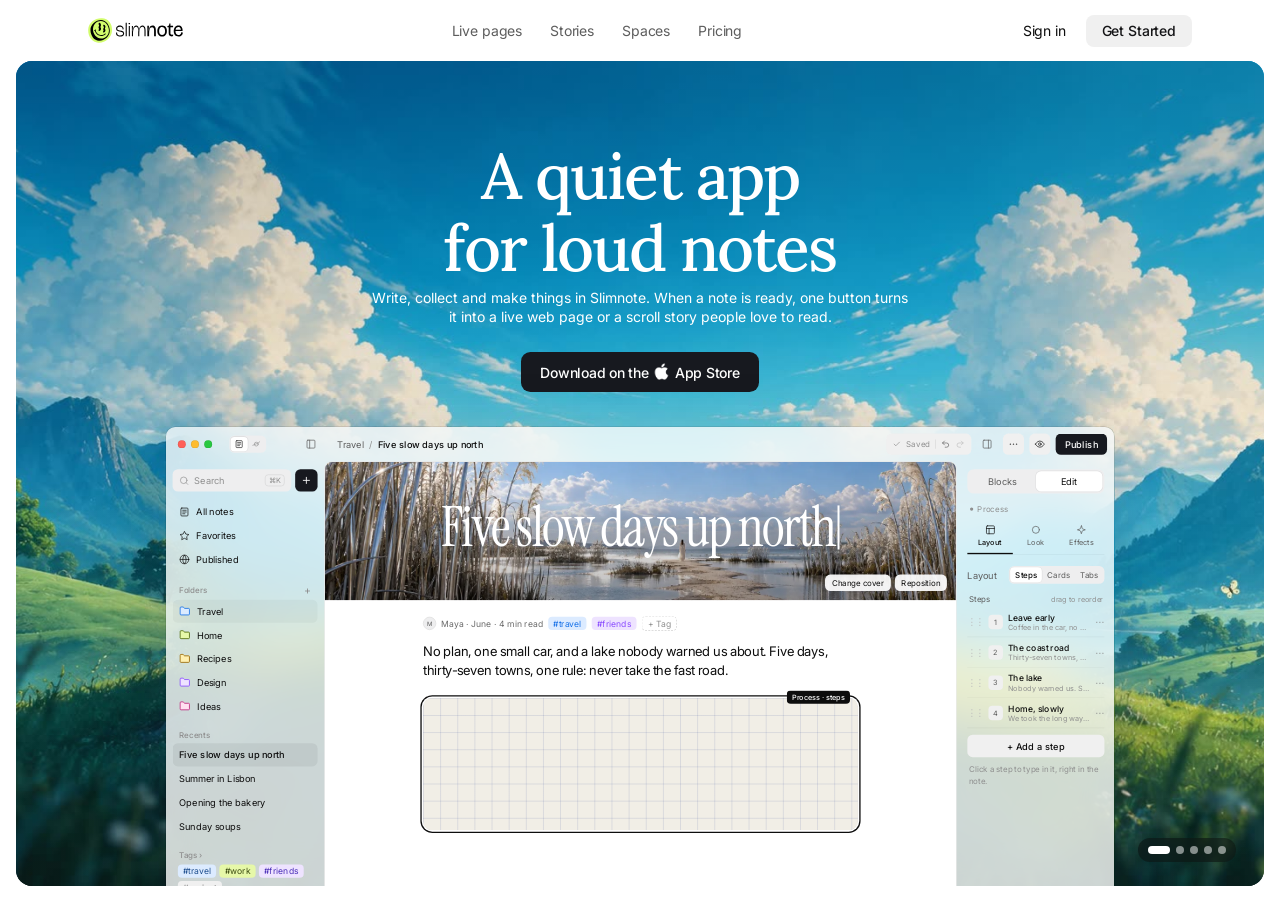
<file: versions/v2/index.html>
<!doctype html>
<html lang="en">
<head>
<meta charset="utf-8">
<meta name="viewport" content="width=device-width, initial-scale=1, viewport-fit=cover">
<title>Slimnote — a quiet app for loud notes</title>
<meta name="description" content="Write, collect and make things in Slimnote. When a note is ready, one button turns it into a live web page.">
<link rel="icon" type="image/svg+xml" href="../../assets/img/slimnote-mark.svg">
<link rel="preconnect" href="https://fonts.googleapis.com">
<link rel="preconnect" href="https://fonts.gstatic.com" crossorigin>
<link rel="stylesheet" href="https://fonts.googleapis.com/css2?family=Lora:wght@500&amp;family=Google+Sans+Flex:wght@400&amp;family=Instrument+Serif:ital@0;1&amp;family=Caveat:wght@500&amp;family=Inter:wght@500&amp;display=swap">
<link rel="stylesheet" href="css/site.css">
</head>
<body>

<header class="nav">
  <nav class="nav-inner" aria-label="Main">
    <a class="nav-logo" href="/" aria-label="Slimnote home"><img src="../../assets/img/slimnote-logo.svg" alt="Slimnote" width="95" height="24"></a>
    <div class="nav-links">
      <a href="#pages">Live pages</a>
      <a href="#stories">Stories</a>
      <a href="#spaces">Spaces</a>
      <a href="#pricing">Pricing</a>
    </div>
    <div class="nav-right">
      <a class="nav-signin" href="https://web.slimnote.app">Sign in</a>
      <a class="btn-quiet press" href="#get-started">Get Started</a>
    </div>
  </nav>
</header>

<main>
  <section class="hero" data-hero aria-label="Slimnote">
    <div class="hero-card">
      <video class="hero-video" src="../../assets/video/hero.mp4" poster="../../assets/video/hero-poster.jpg" autoplay muted loop playsinline aria-hidden="true"></video>
      <div class="hero-shade" aria-hidden="true"></div>

      <div class="hero-content">
        <div class="hero-copy">
          <div class="hero-text">
            <h1 class="hero-title">A quiet app<br>for loud notes</h1>
            <p class="hero-sub">Write, collect and make things in Slimnote. When a note is ready, one button turns it into a live web page or a scroll story people love to read.</p>
          </div>
          <a class="btn-store press" href="#get-started">Download on the <img src="../../assets/img/apple-logo.png" alt="Apple" width="17" height="17"> App Store</a>
        </div>

        <div class="note-dots" role="group" aria-label="Choose a note">
          <button type="button" aria-label="Photo cover and process"></button>
          <button type="button" aria-label="Scrapbook gallery"></button>
          <button type="button" aria-label="Dynamic text"></button>
          <button type="button" aria-label="Tasks and canvas"></button>
          <button type="button" aria-label="Publishing"></button>
        </div>

        <div class="app-frame">
        <div class="app-window" role="img" aria-label="The Slimnote Mac app, showing notes being made">
          <div class="app-scale">
<div class="screen" data-note="cover" aria-hidden="true">
<!-- Five slow days up north — photo cover and process -->
<div style="width: 1440px; height: 900px; position: relative; overflow: hidden; background: #f9f9f9; color: #0d0d0d; font-family: -apple-system, BlinkMacSystemFont, 'SF Pro Text', 'Inter', 'Segoe UI', system-ui, sans-serif; -webkit-font-smoothing: antialiased; display: flex; flex-direction: column; font-size: 14px;">
  <!-- Top bar -->
  <div style="height: 52px; flex: 0 0 52px; display: flex; align-items: center;">
    <div style="width: 240px; flex: 0 0 240px; display: flex; align-items: center; gap: 10px; padding: 0 12px 0 18px; box-sizing: border-box;">
      <span style="display: flex; gap: 8px; width: 68px; flex: 0 0 68px;" aria-hidden="true"><span style="width: 12px; height: 12px; border-radius: 50%; background: #ff5f57; box-shadow: inset 0 0 0 0.5px rgba(0,0,0,0.2);"></span><span style="width: 12px; height: 12px; border-radius: 50%; background: #febc2e; box-shadow: inset 0 0 0 0.5px rgba(0,0,0,0.2);"></span><span style="width: 12px; height: 12px; border-radius: 50%; background: #28c840; box-shadow: inset 0 0 0 0.5px rgba(0,0,0,0.2);"></span></span>
      <div style="display: flex; padding: 2px; border-radius: 8px; background: #eeeeef; margin-left: 0; margin-right: auto;">
        <span style="width: 26px; height: 22px; border-radius: 6px; background: #ffffff; box-shadow: 0 0 0 1px rgba(0,0,0,0.08); display: flex; align-items: center; justify-content: center;"><svg aria-hidden="true" width="14" height="14" viewBox="0 0 24 24" fill="none" stroke="#0d0d0d" stroke-width="1.6" stroke-linecap="round" stroke-linejoin="round"><rect width="16" height="18" x="4" y="3" rx="2"></rect><path d="M8 8h8"></path><path d="M8 12h8"></path><path d="M8 16h5"></path></svg></span>
        <span style="width: 26px; height: 22px; display: flex; align-items: center; justify-content: center;"><svg aria-hidden="true" width="14" height="14" viewBox="0 0 24 24" fill="none" stroke="#8f8f8f" stroke-width="1.6" stroke-linecap="round" stroke-linejoin="round"><circle cx="12" cy="12" r="5"></circle><path d="M3 15c3-1 15-6 18-9"></path></svg></span>
      </div>
      <svg aria-hidden="true" width="16" height="16" viewBox="0 0 24 24" fill="none" stroke="#5d5d5d" stroke-width="1.6" stroke-linecap="round" stroke-linejoin="round"><rect width="18" height="18" x="3" y="3" rx="2"></rect><path d="M9 3v18"></path></svg>
    </div>
    <div style="flex: 1 1 auto; display: flex; align-items: center; gap: 8px; padding-left: 20px;">
      <span style="color: #5d5d5d;">Travel</span><span style="color: #8f8f8f;">/</span><span style="font-weight: 500;">Five slow days up north</span>
    </div>
    <div style="display: flex; align-items: center; gap: 8px; padding-right: 12px;">
      <span style="display: inline-flex; align-items: center; gap: 8px; height: 32px; padding: 0 10px; border-radius: 8px; background: #f0f0f0; font-size: 12px; color: #8f8f8f;"><svg aria-hidden="true" width="12" height="12" viewBox="0 0 24 24" fill="none" stroke="currentColor" stroke-width="2.2" stroke-linecap="round" stroke-linejoin="round"><path d="M20 6 9 17l-5-5"></path></svg>Saved<span style="width: 1px; height: 14px; background: rgba(0,0,0,0.1);"></span><svg aria-hidden="true" width="14" height="14" viewBox="0 0 24 24" fill="none" stroke="#5d5d5d" stroke-width="1.7" stroke-linecap="round" stroke-linejoin="round"><path d="M9 14 4 9l5-5"></path><path d="M4 9h10.5a5.5 5.5 0 0 1 0 11H11"></path></svg><svg aria-hidden="true" width="14" height="14" viewBox="0 0 24 24" fill="none" stroke="#bdbdbd" stroke-width="1.7" stroke-linecap="round" stroke-linejoin="round"><path d="m15 14 5-5-5-5"></path><path d="M20 9H9.5a5.5 5.5 0 0 0 0 11H13"></path></svg></span>
      <span style="width: 32px; height: 35px; display: flex; align-items: center; justify-content: center;"><svg aria-hidden="true" width="16" height="16" viewBox="0 0 24 24" fill="none" stroke="#5d5d5d" stroke-width="1.6" stroke-linecap="round" stroke-linejoin="round"><rect width="18" height="18" x="3" y="3" rx="2"></rect><path d="M15 3v18"></path></svg></span>
      <span style="width: 32px; height: 32px; border-radius: 8px; background: #f0f0f0; display: flex; align-items: center; justify-content: center;"><svg aria-hidden="true" width="16" height="16" viewBox="0 0 24 24" fill="#3a3a3a"><circle cx="5" cy="12" r="1.6"></circle><circle cx="12" cy="12" r="1.6"></circle><circle cx="19" cy="12" r="1.6"></circle></svg></span>
      <span style="width: 32px; height: 32px; border-radius: 8px; background: #f0f0f0; display: flex; align-items: center; justify-content: center;"><svg aria-hidden="true" width="16" height="16" viewBox="0 0 24 24" fill="none" stroke="#0d0d0d" stroke-width="1.6" stroke-linecap="round" stroke-linejoin="round"><path d="M2 12s3.5-7 10-7 10 7 10 7-3.5 7-10 7S2 12 2 12Z"></path><circle cx="12" cy="12" r="3"></circle></svg></span>
      <span data-pub style="height: 32px; padding: 0 14px; border-radius: 8px; background: #17191f; color: #ffffff; font-weight: 500; display: flex; align-items: center; gap: 6px; transition: background-color 200ms ease, color 200ms ease, transform 160ms cubic-bezier(0.23,1,0.32,1);">Publish</span>
    </div>
  </div>
  <div style="flex: 1 1 auto; display: flex; min-height: 0;">
    <!-- Sidebar -->
    <div style="width: 240px; flex: 0 0 240px; padding: 12px 10px; box-sizing: border-box; display: flex; flex-direction: column; gap: 1px;">
      <div style="display: flex; gap: 6px; margin-bottom: 12px;">
        <div style="flex: 1; height: 34px; border-radius: 8px; background: #eeeeef; display: flex; align-items: center; gap: 8px; padding: 0 10px; color: #8f8f8f;"><svg aria-hidden="true" width="15" height="15" viewBox="0 0 24 24" fill="none" stroke="currentColor" stroke-width="1.6" stroke-linecap="round"><circle cx="11" cy="11" r="8"></circle><path d="m21 21-4.3-4.3"></path></svg>Search<span style="margin-left: auto; font-size: 11px; padding: 1px 5px; border-radius: 5px; border: 1px solid rgba(0,0,0,0.1);">⌘K</span></div>
        <span style="width: 34px; height: 34px; border-radius: 8px; background: #17191f; display: flex; align-items: center; justify-content: center;"><svg aria-hidden="true" width="16" height="16" viewBox="0 0 24 24" fill="none" stroke="#ffffff" stroke-width="2" stroke-linecap="round"><path d="M12 5v14"></path><path d="M5 12h14"></path></svg></span>
      </div>
      <div style="height: 35px; display: flex; align-items: center; gap: 10px; padding: 0 10px;"><svg aria-hidden="true" width="16" height="16" viewBox="0 0 24 24" fill="none" stroke="#0d0d0d" stroke-width="1.6" stroke-linecap="round" stroke-linejoin="round"><rect width="16" height="18" x="4" y="3" rx="2"></rect><path d="M8 8h8"></path><path d="M8 12h8"></path><path d="M8 16h5"></path></svg>All notes</div>
      <div style="height: 35px; display: flex; align-items: center; gap: 10px; padding: 0 10px;"><svg aria-hidden="true" width="16" height="16" viewBox="0 0 24 24" fill="none" stroke="#0d0d0d" stroke-width="1.6" stroke-linejoin="round"><polygon points="12 2 15.09 8.26 22 9.27 17 14.14 18.18 21.02 12 17.77 5.82 21.02 7 14.14 2 9.27 8.91 8.26 12 2"></polygon></svg>Favorites</div>
      <div style="height: 35px; display: flex; align-items: center; gap: 10px; padding: 0 10px;"><svg aria-hidden="true" width="16" height="16" viewBox="0 0 24 24" fill="none" stroke="#0d0d0d" stroke-width="1.6" stroke-linecap="round"><circle cx="12" cy="12" r="10"></circle><path d="M12 2a14.5 14.5 0 0 0 0 20 14.5 14.5 0 0 0 0-20"></path><path d="M2 12h20"></path></svg>Published</div>
      <div style="display: flex; align-items: center; justify-content: space-between; padding: 18px 10px 4px; font-size: 12px; font-weight: 500; color: #8f8f8f;">Folders<span style="font-size: 16px; font-weight: 400;">+</span></div>
      <div style="height: 35px; display: flex; align-items: center; gap: 10px; padding: 0 10px; border-radius: 8px; background: rgba(0,0,0,0.04);"><svg aria-hidden="true" width="17" height="17" viewBox="0 0 24 24" fill="#dcebff" stroke="#1a73e8" stroke-width="1.8" stroke-linejoin="round"><path d="M20 20a2 2 0 0 0 2-2V8a2 2 0 0 0-2-2h-7.9a2 2 0 0 1-1.69-.9L9.6 3.9A2 2 0 0 0 7.93 3H4a2 2 0 0 0-2 2v13a2 2 0 0 0 2 2Z"></path></svg>Travel</div>
      <div style="height: 35px; display: flex; align-items: center; gap: 10px; padding: 0 10px;"><svg aria-hidden="true" width="17" height="17" viewBox="0 0 24 24" fill="#e6f8a8" stroke="#4f6b0a" stroke-width="1.8" stroke-linejoin="round"><path d="M20 20a2 2 0 0 0 2-2V8a2 2 0 0 0-2-2h-7.9a2 2 0 0 1-1.69-.9L9.6 3.9A2 2 0 0 0 7.93 3H4a2 2 0 0 0-2 2v13a2 2 0 0 0 2 2Z"></path></svg>Home</div>
      <div style="height: 35px; display: flex; align-items: center; gap: 10px; padding: 0 10px;"><svg aria-hidden="true" width="17" height="17" viewBox="0 0 24 24" fill="#fff0b0" stroke="#9a6700" stroke-width="1.8" stroke-linejoin="round"><path d="M20 20a2 2 0 0 0 2-2V8a2 2 0 0 0-2-2h-7.9a2 2 0 0 1-1.69-.9L9.6 3.9A2 2 0 0 0 7.93 3H4a2 2 0 0 0-2 2v13a2 2 0 0 0 2 2Z"></path></svg>Recipes</div>
      <div style="height: 35px; display: flex; align-items: center; gap: 10px; padding: 0 10px;"><svg aria-hidden="true" width="17" height="17" viewBox="0 0 24 24" fill="#eee3ff" stroke="#8a4dff" stroke-width="1.8" stroke-linejoin="round"><path d="M20 20a2 2 0 0 0 2-2V8a2 2 0 0 0-2-2h-7.9a2 2 0 0 1-1.69-.9L9.6 3.9A2 2 0 0 0 7.93 3H4a2 2 0 0 0-2 2v13a2 2 0 0 0 2 2Z"></path></svg>Design</div>
      <div style="height: 35px; display: flex; align-items: center; gap: 10px; padding: 0 10px;"><svg aria-hidden="true" width="17" height="17" viewBox="0 0 24 24" fill="#ffe0f0" stroke="#c02a7f" stroke-width="1.8" stroke-linejoin="round"><path d="M20 20a2 2 0 0 0 2-2V8a2 2 0 0 0-2-2h-7.9a2 2 0 0 1-1.69-.9L9.6 3.9A2 2 0 0 0 7.93 3H4a2 2 0 0 0-2 2v13a2 2 0 0 0 2 2Z"></path></svg>Ideas</div>
      <div style="padding: 18px 10px 4px; font-size: 12px; font-weight: 500; color: #8f8f8f;">Recents</div>
      <div style="height: 35px; display: flex; align-items: center; padding: 0 10px; border-radius: 8px; background: rgba(0,0,0,0.06); font-weight: 500;">Five slow days up north</div>
      <div style="height: 35px; display: flex; align-items: center; padding: 0 10px;">Summer in Lisbon</div>
      <div style="height: 35px; display: flex; align-items: center; padding: 0 10px;">Opening the bakery</div>
      <div style="height: 35px; display: flex; align-items: center; padding: 0 10px;">Sunday soups</div>
      <div style="padding: 18px 10px 6px; font-size: 12px; font-weight: 500; color: #8f8f8f;">Tags ›</div>
      <div style="display: flex; flex-wrap: wrap; gap: 5px; padding: 0 8px; font-size: 13px;">
        <span style="padding: 2px 8px; border-radius: 6px; background: #dcebff; color: #1f4f8f;">#travel</span>
        <span style="padding: 2px 8px; border-radius: 6px; background: #e6f8a8; color: #3d4d12;">#work</span>
        <span style="padding: 2px 8px; border-radius: 6px; background: #eee3ff; color: #4b2fb8;">#friends</span>
        <span style="padding: 2px 8px; border-radius: 6px; background: #f0f0f0; color: #5d5d5d;">#project</span>
      </div>
      <div style="margin-top: auto; border-top: 1px solid rgba(0,0,0,0.08); padding: 12px 8px 0; display: flex; align-items: center; gap: 10px;">
        <span style="width: 25px; height: 25px; border-radius: 50%; background: #eeeeef; border: 1px solid #dcdcdc; display: flex; align-items: center; justify-content: center; font-size: 10px; color: #5d5d5d;">MO</span><span style="font-weight: 500;">Maya</span><span style="color: #8f8f8f;">· Pro</span>
      </div>
    </div>
    <!-- Note card -->
    <div data-card style="flex: 1 1 auto; min-width: 0; margin: 0 16px 8px 0; background: #ffffff; border: 1px solid rgba(0,0,0,0.08); border-radius: 12px; overflow: hidden; position: relative;">
      <!-- Photo cover with the title on it (selected) -->
      <div style="position: relative; height: 210px; overflow: hidden;">
        <img src="../../assets/img/reed-shore.webp" alt="Reeds on a quiet lake shore" style="width: 100%; height: 100%; object-fit: cover; object-position: center 55%; display: block;">
        <div aria-hidden="true" style="position: absolute; inset: 0; background: linear-gradient(180deg, rgba(0,0,0,0) 30%, rgba(0,0,0,0.28));"></div>
        <h1 style="position: absolute; left: 0; right: 0; top: 58px; margin: 0; text-align: center; font-family: 'Instrument Serif', ui-serif, Georgia, serif; font-weight: 400; font-size: 84px; line-height: 1; letter-spacing: -2.8px; color: #ffffff; text-shadow: 0 2px 24px rgba(0,0,0,0.25);">Five slow days up north</h1>
        <div style="position: absolute; right: 14px; bottom: 14px; display: flex; gap: 6px; font-size: 12px;">
          <span style="padding: 5px 10px; border-radius: 8px; background: rgba(255,255,255,0.92); color: #0d0d0d;">Change cover</span>
          <span style="padding: 5px 10px; border-radius: 8px; background: rgba(255,255,255,0.92); color: #0d0d0d;">Reposition</span>
        </div>
      </div>
      <div style="width: 660px; margin: 0 auto; padding-top: 24px;">
        <div style="display: flex; align-items: center; gap: 8px; font-size: 13px; color: #6b6b6b;">
          <span style="width: 20px; height: 20px; border-radius: 50%; background: #eeeeef; border: 1px solid #dcdcdc; display: flex; align-items: center; justify-content: center; font-size: 9px; color: #5d5d5d;">M</span>Maya · June · 4 min read
          <span style="padding: 2px 8px; border-radius: 6px; background: #dcebff; color: #1a73e8;">#travel</span>
          <span style="padding: 2px 8px; border-radius: 6px; background: #eee3ff; color: #8a4dff;">#friends</span>
          <span style="padding: 2px 8px; border-radius: 6px; border: 1px dashed rgba(0,0,0,0.18); color: #8f8f8f;">+ Tag</span>
        </div>
        <p style="margin: 18px 0 0; font-size: 20px; line-height: 1.45; letter-spacing: -0.45px;">No plan, one small car, and a lake nobody warned us about. Five days, thirty-seven towns, one rule: never take the fast road.</p>
        <!-- Process block, scrapbook steps (selected) -->
        <div style="position: relative; margin-top: 26px; padding: 34px 22px 26px; border-radius: 14px; background-color: #f1eee6; background-image: linear-gradient(rgba(70,90,160,0.14) 1px, transparent 1px), linear-gradient(90deg, rgba(70,90,160,0.14) 1px, transparent 1px); background-size: 26px 26px; box-shadow: 0 0 0 2px #ffffff, 0 0 0 4px #0d0d0d;">
          <span style="position: absolute; right: 12px; top: -11px; padding: 3px 8px; border-radius: 6px; background: #0d0d0d; color: #ffffff; font-size: 11px; font-weight: 500;">Process · steps</span>
          <div data-seq="260" style="display: flex; align-items: center; gap: 4px;">
            <div style="position: relative; flex: 1 1 0; min-width: 0; transform: rotate(-3deg);">
              <span style="position: absolute; left: 40px; top: -9px; width: 64px; height: 18px; background: rgba(226,206,160,0.85); transform: rotate(-4deg); z-index: 2;"></span>
              <span style="position: absolute; left: 10px; top: -16px; z-index: 3; width: 30px; height: 34px; background: #f2b8c6; color: #7a2b40; font-family: 'Instrument Serif', Georgia, serif; font-size: 28px; line-height: 34px; text-align: center; box-shadow: 0 0 0 2px #ffffff, 0 3px 6px rgba(0,0,0,0.15); transform: rotate(-5deg);">1</span>
              <div style="padding: 26px 14px 18px; background: #fbf8ef; box-shadow: 0 6px 14px rgba(0,0,0,0.1); clip-path: polygon(0 2%, 12% 0, 26% 2.5%, 40% 0.5%, 55% 2.5%, 70% 0, 85% 2%, 100% 0.5%, 99% 30%, 100% 62%, 99% 100%, 84% 98%, 68% 100%, 52% 98.5%, 36% 100%, 20% 98%, 6% 100%, 0 97%, 1% 60%);">
                <div style="font-weight: 700; font-size: 15px; line-height: 1.15;">Leave early</div>
                <div style="margin-top: 6px; font-size: 13px; line-height: 1.45; color: #3d3d42;">Coffee in the car, no maps.</div>
              </div>
            </div>
            <svg aria-hidden="true" width="30" height="34" viewBox="0 0 34 40" style="flex: 0 0 30px; color: #2f55b0;"><path d="M2 22 C10 10,22 30,31 18" fill="none" stroke="currentColor" stroke-width="2" stroke-linecap="round"></path><path d="M24 14 L31 18 L26 25" fill="none" stroke="currentColor" stroke-width="2" stroke-linecap="round" stroke-linejoin="round"></path></svg>
            <div style="position: relative; flex: 1 1 0; min-width: 0; transform: rotate(2deg);">
              <span style="position: absolute; left: 40px; top: -9px; width: 64px; height: 18px; background: rgba(226,206,160,0.85); transform: rotate(-4deg); z-index: 2;"></span>
              <span style="position: absolute; left: 10px; top: -16px; z-index: 3; width: 30px; height: 34px; background: #f4dc8a; color: #6b4f08; font-family: 'Instrument Serif', Georgia, serif; font-size: 28px; line-height: 34px; text-align: center; box-shadow: 0 0 0 2px #ffffff, 0 3px 6px rgba(0,0,0,0.15); transform: rotate(-5deg);">2</span>
              <div style="padding: 26px 14px 18px; background: #fbf8ef; box-shadow: 0 6px 14px rgba(0,0,0,0.1); clip-path: polygon(0 2%, 12% 0, 26% 2.5%, 40% 0.5%, 55% 2.5%, 70% 0, 85% 2%, 100% 0.5%, 99% 30%, 100% 62%, 99% 100%, 84% 98%, 68% 100%, 52% 98.5%, 36% 100%, 20% 98%, 6% 100%, 0 97%, 1% 60%);">
                <div style="font-weight: 700; font-size: 15px; line-height: 1.15;">The coast road</div>
                <div style="margin-top: 6px; font-size: 13px; line-height: 1.45; color: #3d3d42;">Thirty-seven towns, one rule.</div>
              </div>
            </div>
            <svg aria-hidden="true" width="30" height="34" viewBox="0 0 34 40" style="flex: 0 0 30px; color: #2f55b0;"><path d="M2 22 C10 10,22 30,31 18" fill="none" stroke="currentColor" stroke-width="2" stroke-linecap="round"></path><path d="M24 14 L31 18 L26 25" fill="none" stroke="currentColor" stroke-width="2" stroke-linecap="round" stroke-linejoin="round"></path></svg>
            <div style="position: relative; flex: 1 1 0; min-width: 0; transform: rotate(-1.5deg);">
              <span style="position: absolute; left: 40px; top: -9px; width: 64px; height: 18px; background: rgba(226,206,160,0.85); transform: rotate(-4deg); z-index: 2;"></span>
              <span style="position: absolute; left: 10px; top: -16px; z-index: 3; width: 30px; height: 34px; background: #5a3a2a; color: #ffffff; font-family: 'Instrument Serif', Georgia, serif; font-size: 28px; line-height: 34px; text-align: center; box-shadow: 0 0 0 2px #ffffff, 0 3px 6px rgba(0,0,0,0.15); transform: rotate(-5deg);">3</span>
              <div style="padding: 26px 14px 18px; background: #fbf8ef; box-shadow: 0 6px 14px rgba(0,0,0,0.1); clip-path: polygon(0 2%, 12% 0, 26% 2.5%, 40% 0.5%, 55% 2.5%, 70% 0, 85% 2%, 100% 0.5%, 99% 30%, 100% 62%, 99% 100%, 84% 98%, 68% 100%, 52% 98.5%, 36% 100%, 20% 98%, 6% 100%, 0 97%, 1% 60%);">
                <div style="font-weight: 700; font-size: 15px; line-height: 1.15;">The lake</div>
                <div style="margin-top: 6px; font-size: 13px; line-height: 1.45; color: #3d3d42;">Nobody warned us. Sam swam.</div>
              </div>
            </div>
            <svg aria-hidden="true" width="30" height="34" viewBox="0 0 34 40" style="flex: 0 0 30px; color: #2f55b0;"><path d="M2 22 C10 10,22 30,31 18" fill="none" stroke="currentColor" stroke-width="2" stroke-linecap="round"></path><path d="M24 14 L31 18 L26 25" fill="none" stroke="currentColor" stroke-width="2" stroke-linecap="round" stroke-linejoin="round"></path></svg>
            <div style="position: relative; flex: 1 1 0; min-width: 0; transform: rotate(3deg);">
              <span style="position: absolute; left: 40px; top: -9px; width: 64px; height: 18px; background: rgba(226,206,160,0.85); transform: rotate(-4deg); z-index: 2;"></span>
              <span style="position: absolute; left: 10px; top: -16px; z-index: 3; width: 30px; height: 34px; background: #cfe0f0; color: #1f4f8f; font-family: 'Instrument Serif', Georgia, serif; font-size: 28px; line-height: 34px; text-align: center; box-shadow: 0 0 0 2px #ffffff, 0 3px 6px rgba(0,0,0,0.15); transform: rotate(-5deg);">4</span>
              <div style="padding: 26px 14px 18px; background: #fbf8ef; box-shadow: 0 6px 14px rgba(0,0,0,0.1); clip-path: polygon(0 2%, 12% 0, 26% 2.5%, 40% 0.5%, 55% 2.5%, 70% 0, 85% 2%, 100% 0.5%, 99% 30%, 100% 62%, 99% 100%, 84% 98%, 68% 100%, 52% 98.5%, 36% 100%, 20% 98%, 6% 100%, 0 97%, 1% 60%);">
                <div style="font-weight: 700; font-size: 15px; line-height: 1.15;">Home, slowly</div>
                <div style="margin-top: 6px; font-size: 13px; line-height: 1.45; color: #3d3d42;">We took the long way back.</div>
              </div>
            </div>
          </div>
        </div>
      </div>
    </div>
    <!-- Right panel: process -->
    <div data-panel style="width: 224px; flex: 0 0 224px; padding: 12px 16px 12px 0; box-sizing: border-box; display: flex; flex-direction: column;">
      <div style="display: flex; padding: 3px; border-radius: 10px; background: #eeeeef;">
        <span style="flex: 1; text-align: center; padding: 7px 0; color: #5d5d5d;">Blocks</span>
        <span style="flex: 1; text-align: center; padding: 7px 0; border-radius: 8px; background: #ffffff; box-shadow: 0 0 0 1px rgba(0,0,0,0.06);">Edit</span>
      </div>
      <div style="display: flex; align-items: center; gap: 6px; padding: 16px 4px 8px; font-size: 12px; color: #8f8f8f;"><span style="width: 5px; height: 5px; border-radius: 50%; background: #8f8f8f;"></span>Process</div>
      <div style="display: flex; border-bottom: 1px solid rgba(0,0,0,0.08); margin-bottom: 12px; font-size: 12px;">
        <span style="flex: 1; display: flex; flex-direction: column; align-items: center; gap: 4px; padding: 8px 0 9px; font-size: 11px; color: #0d0d0d; border-bottom: 2px solid #0d0d0d; font-weight: 500;"><svg aria-hidden="true" width="16" height="16" viewBox="0 0 24 24" fill="none" stroke="#0d0d0d" stroke-width="1.6" stroke-linecap="round" stroke-linejoin="round"><rect width="18" height="18" x="3" y="3" rx="2"></rect><path d="M3 9h18"></path><path d="M9 21V9"></path></svg>Layout</span>
        <span style="flex: 1; display: flex; flex-direction: column; align-items: center; gap: 4px; padding: 8px 0 9px; font-size: 11px; color: #5d5d5d;"><svg aria-hidden="true" width="16" height="16" viewBox="0 0 24 24" fill="none" stroke="#5d5d5d" stroke-width="1.6" stroke-linecap="round" stroke-linejoin="round"><circle cx="12" cy="12" r="8"></circle></svg>Look</span>
        <span style="flex: 1; display: flex; flex-direction: column; align-items: center; gap: 4px; padding: 8px 0 9px; font-size: 11px; color: #5d5d5d;"><svg aria-hidden="true" width="16" height="16" viewBox="0 0 24 24" fill="none" stroke="#5d5d5d" stroke-width="1.6" stroke-linecap="round" stroke-linejoin="round"><path d="m12 3-1.9 5.8a2 2 0 0 1-1.3 1.3L3 12l5.8 1.9a2 2 0 0 1 1.3 1.3L12 21l1.9-5.8a2 2 0 0 1 1.3-1.3L21 12l-5.8-1.9a2 2 0 0 1-1.3-1.3Z"></path></svg>Effects</span>
      </div>
      <div style="height: 36px; display: flex; align-items: center; justify-content: space-between;"><span style="color: #5d5d5d;">Layout</span>
        <span style="display: flex; padding: 2px; border-radius: 8px; background: #eeeeef; font-size: 12px;"><span style="padding: 4px 8px; border-radius: 6px; background: #ffffff; box-shadow: 0 0 0 1px rgba(0,0,0,0.06); font-weight: 500;">Steps</span><span style="padding: 4px 8px; color: #5d5d5d;">Cards</span><span style="padding: 4px 8px; color: #5d5d5d;">Tabs</span></span>
      </div>
      <div style="display: flex; justify-content: space-between; padding: 12px 2px 4px; font-size: 12px;"><span style="color: #5d5d5d;">Steps</span><span style="color: #8f8f8f; font-size: 11px;">drag to reorder</span></div>
      <div style="height: 46px; display: flex; align-items: center; gap: 8px; border-bottom: 1px solid rgba(0,0,0,0.05);"><span style="color: #bdbdbd; letter-spacing: -2px;">⋮⋮</span><span style="width: 22px; height: 22px; border-radius: 6px; background: #f0f0f0; font-size: 11px; display: flex; align-items: center; justify-content: center; color: #5d5d5d;">1</span><div style="flex: 1; min-width: 0;"><div style="font-weight: 500; font-size: 13px;">Leave early</div><div style="font-size: 11px; color: #8f8f8f; white-space: nowrap; overflow: hidden; text-overflow: ellipsis;">Coffee in the car, no maps.</div></div><span style="color: #8f8f8f;">⋯</span></div>
      <div style="height: 46px; display: flex; align-items: center; gap: 8px; border-bottom: 1px solid rgba(0,0,0,0.05);"><span style="color: #bdbdbd; letter-spacing: -2px;">⋮⋮</span><span style="width: 22px; height: 22px; border-radius: 6px; background: #f0f0f0; font-size: 11px; display: flex; align-items: center; justify-content: center; color: #5d5d5d;">2</span><div style="flex: 1; min-width: 0;"><div style="font-weight: 500; font-size: 13px;">The coast road</div><div style="font-size: 11px; color: #8f8f8f; white-space: nowrap; overflow: hidden; text-overflow: ellipsis;">Thirty-seven towns, one rule.</div></div><span style="color: #8f8f8f;">⋯</span></div>
      <div style="height: 46px; display: flex; align-items: center; gap: 8px; border-bottom: 1px solid rgba(0,0,0,0.05);"><span style="color: #bdbdbd; letter-spacing: -2px;">⋮⋮</span><span style="width: 22px; height: 22px; border-radius: 6px; background: #f0f0f0; font-size: 11px; display: flex; align-items: center; justify-content: center; color: #5d5d5d;">3</span><div style="flex: 1; min-width: 0;"><div style="font-weight: 500; font-size: 13px;">The lake</div><div style="font-size: 11px; color: #8f8f8f; white-space: nowrap; overflow: hidden; text-overflow: ellipsis;">Nobody warned us. Sam swam.</div></div><span style="color: #8f8f8f;">⋯</span></div>
      <div style="height: 46px; display: flex; align-items: center; gap: 8px; border-bottom: 1px solid rgba(0,0,0,0.05);"><span style="color: #bdbdbd; letter-spacing: -2px;">⋮⋮</span><span style="width: 22px; height: 22px; border-radius: 6px; background: #f0f0f0; font-size: 11px; display: flex; align-items: center; justify-content: center; color: #5d5d5d;">4</span><div style="flex: 1; min-width: 0;"><div style="font-weight: 500; font-size: 13px;">Home, slowly</div><div style="font-size: 11px; color: #8f8f8f; white-space: nowrap; overflow: hidden; text-overflow: ellipsis;">We took the long way back.</div></div><span style="color: #8f8f8f;">⋯</span></div>
      <div style="margin-top: 10px; display: flex; align-items: center; justify-content: center; height: 34px; border-radius: 8px; background: #f0f0f0; font-weight: 500;">+ Add a step</div>
      <p style="margin: 10px 2px 0; font-size: 12px; line-height: 1.45; color: #8f8f8f;">Click a step to type in it, right in the note.</p>
    </div>
  </div>
</div>
</div>
<div class="screen" data-note="scrapbook" aria-hidden="true">
<!-- Dana turns 30 — scrapbook gallery -->
<div style="width: 1440px; height: 900px; position: relative; overflow: hidden; background: #f9f9f9; color: #0d0d0d; font-family: -apple-system, BlinkMacSystemFont, 'SF Pro Text', 'Inter', 'Segoe UI', system-ui, sans-serif; -webkit-font-smoothing: antialiased; display: flex; flex-direction: column; font-size: 14px;">
  <!-- Top bar -->
  <div style="height: 52px; flex: 0 0 52px; display: flex; align-items: center;">
    <div style="width: 240px; flex: 0 0 240px; display: flex; align-items: center; gap: 10px; padding: 0 12px 0 18px; box-sizing: border-box;">
      <span style="display: flex; gap: 8px; width: 68px; flex: 0 0 68px;" aria-hidden="true"><span style="width: 12px; height: 12px; border-radius: 50%; background: #ff5f57; box-shadow: inset 0 0 0 0.5px rgba(0,0,0,0.2);"></span><span style="width: 12px; height: 12px; border-radius: 50%; background: #febc2e; box-shadow: inset 0 0 0 0.5px rgba(0,0,0,0.2);"></span><span style="width: 12px; height: 12px; border-radius: 50%; background: #28c840; box-shadow: inset 0 0 0 0.5px rgba(0,0,0,0.2);"></span></span>
      <div style="display: flex; padding: 2px; border-radius: 8px; background: #eeeeef; margin-left: 0; margin-right: auto;">
        <span style="width: 26px; height: 22px; border-radius: 6px; background: #ffffff; box-shadow: 0 0 0 1px rgba(0,0,0,0.08); display: flex; align-items: center; justify-content: center;"><svg aria-hidden="true" width="14" height="14" viewBox="0 0 24 24" fill="none" stroke="#0d0d0d" stroke-width="1.6" stroke-linecap="round" stroke-linejoin="round"><rect width="16" height="18" x="4" y="3" rx="2"></rect><path d="M8 8h8"></path><path d="M8 12h8"></path><path d="M8 16h5"></path></svg></span>
        <span style="width: 26px; height: 22px; display: flex; align-items: center; justify-content: center;"><svg aria-hidden="true" width="14" height="14" viewBox="0 0 24 24" fill="none" stroke="#8f8f8f" stroke-width="1.6" stroke-linecap="round" stroke-linejoin="round"><circle cx="12" cy="12" r="5"></circle><path d="M3 15c3-1 15-6 18-9"></path></svg></span>
      </div>
      <svg aria-hidden="true" width="16" height="16" viewBox="0 0 24 24" fill="none" stroke="#5d5d5d" stroke-width="1.6" stroke-linecap="round" stroke-linejoin="round"><rect width="18" height="18" x="3" y="3" rx="2"></rect><path d="M9 3v18"></path></svg>
    </div>
    <div style="flex: 1 1 auto; display: flex; align-items: center; gap: 8px; padding-left: 20px;">
      <span style="color: #5d5d5d;">Home</span><span style="color: #8f8f8f;">/</span><span style="font-weight: 500;">Dana turns 30</span>
    </div>
    <div style="display: flex; align-items: center; gap: 8px; padding-right: 12px;">
      <span style="display: inline-flex; align-items: center; gap: 6px; font-size: 13px; color: #5d5d5d; margin-right: 6px;"><span style="display: flex;"><span style="width: 20px; height: 20px; border-radius: 50%; background: #eee3ff; border: 1.5px solid #ffffff; display: flex; align-items: center; justify-content: center; font-size: 9px; color: #4b2fb8;">S</span><span style="width: 20px; height: 20px; margin-left: -6px; border-radius: 50%; background: #e6f8a8; border: 1.5px solid #ffffff; display: flex; align-items: center; justify-content: center; font-size: 9px; color: #3d4d12;">C</span></span>Sam is editing</span>
      <span style="display: inline-flex; align-items: center; gap: 8px; height: 32px; padding: 0 10px; border-radius: 8px; background: #f0f0f0; font-size: 12px; color: #8f8f8f;"><svg aria-hidden="true" width="12" height="12" viewBox="0 0 24 24" fill="none" stroke="currentColor" stroke-width="2.2" stroke-linecap="round" stroke-linejoin="round"><path d="M20 6 9 17l-5-5"></path></svg>Saved<span style="width: 1px; height: 14px; background: rgba(0,0,0,0.1);"></span><svg aria-hidden="true" width="14" height="14" viewBox="0 0 24 24" fill="none" stroke="#5d5d5d" stroke-width="1.7" stroke-linecap="round" stroke-linejoin="round"><path d="M9 14 4 9l5-5"></path><path d="M4 9h10.5a5.5 5.5 0 0 1 0 11H11"></path></svg><svg aria-hidden="true" width="14" height="14" viewBox="0 0 24 24" fill="none" stroke="#bdbdbd" stroke-width="1.7" stroke-linecap="round" stroke-linejoin="round"><path d="m15 14 5-5-5-5"></path><path d="M20 9H9.5a5.5 5.5 0 0 0 0 11H13"></path></svg></span>
      <span style="width: 32px; height: 35px; display: flex; align-items: center; justify-content: center;"><svg aria-hidden="true" width="16" height="16" viewBox="0 0 24 24" fill="none" stroke="#5d5d5d" stroke-width="1.6" stroke-linecap="round" stroke-linejoin="round"><rect width="18" height="18" x="3" y="3" rx="2"></rect><path d="M15 3v18"></path></svg></span>
      <span style="width: 32px; height: 32px; border-radius: 8px; background: #f0f0f0; display: flex; align-items: center; justify-content: center;"><svg aria-hidden="true" width="16" height="16" viewBox="0 0 24 24" fill="#3a3a3a"><circle cx="5" cy="12" r="1.6"></circle><circle cx="12" cy="12" r="1.6"></circle><circle cx="19" cy="12" r="1.6"></circle></svg></span>
      <span style="width: 32px; height: 32px; border-radius: 8px; background: #f0f0f0; display: flex; align-items: center; justify-content: center;"><svg aria-hidden="true" width="16" height="16" viewBox="0 0 24 24" fill="none" stroke="#0d0d0d" stroke-width="1.6" stroke-linecap="round" stroke-linejoin="round"><path d="M2 12s3.5-7 10-7 10 7 10 7-3.5 7-10 7S2 12 2 12Z"></path><circle cx="12" cy="12" r="3"></circle></svg></span>
      <span data-pub style="height: 32px; padding: 0 14px; border-radius: 8px; background: #17191f; color: #ffffff; font-weight: 500; display: flex; align-items: center; gap: 6px; transition: background-color 200ms ease, color 200ms ease, transform 160ms cubic-bezier(0.23,1,0.32,1);">Publish</span>
    </div>
  </div>
  <div style="flex: 1 1 auto; display: flex; min-height: 0;">
    <!-- Sidebar -->
    <div style="width: 240px; flex: 0 0 240px; padding: 12px 10px; box-sizing: border-box; display: flex; flex-direction: column; gap: 1px;">
      <div style="display: flex; gap: 6px; margin-bottom: 12px;">
        <div style="flex: 1; height: 34px; border-radius: 8px; background: #eeeeef; display: flex; align-items: center; gap: 8px; padding: 0 10px; color: #8f8f8f;"><svg aria-hidden="true" width="15" height="15" viewBox="0 0 24 24" fill="none" stroke="currentColor" stroke-width="1.6" stroke-linecap="round"><circle cx="11" cy="11" r="8"></circle><path d="m21 21-4.3-4.3"></path></svg>Search<span style="margin-left: auto; font-size: 11px; padding: 1px 5px; border-radius: 5px; border: 1px solid rgba(0,0,0,0.1);">⌘K</span></div>
        <span style="width: 34px; height: 34px; border-radius: 8px; background: #17191f; display: flex; align-items: center; justify-content: center;"><svg aria-hidden="true" width="16" height="16" viewBox="0 0 24 24" fill="none" stroke="#ffffff" stroke-width="2" stroke-linecap="round"><path d="M12 5v14"></path><path d="M5 12h14"></path></svg></span>
      </div>
      <div style="height: 35px; display: flex; align-items: center; gap: 10px; padding: 0 10px;"><svg aria-hidden="true" width="16" height="16" viewBox="0 0 24 24" fill="none" stroke="#0d0d0d" stroke-width="1.6" stroke-linecap="round" stroke-linejoin="round"><rect width="16" height="18" x="4" y="3" rx="2"></rect><path d="M8 8h8"></path><path d="M8 12h8"></path><path d="M8 16h5"></path></svg>All notes</div>
      <div style="height: 35px; display: flex; align-items: center; gap: 10px; padding: 0 10px;"><svg aria-hidden="true" width="16" height="16" viewBox="0 0 24 24" fill="none" stroke="#0d0d0d" stroke-width="1.6" stroke-linejoin="round"><polygon points="12 2 15.09 8.26 22 9.27 17 14.14 18.18 21.02 12 17.77 5.82 21.02 7 14.14 2 9.27 8.91 8.26 12 2"></polygon></svg>Favorites</div>
      <div style="height: 35px; display: flex; align-items: center; gap: 10px; padding: 0 10px;"><svg aria-hidden="true" width="16" height="16" viewBox="0 0 24 24" fill="none" stroke="#0d0d0d" stroke-width="1.6" stroke-linecap="round"><circle cx="12" cy="12" r="10"></circle><path d="M12 2a14.5 14.5 0 0 0 0 20 14.5 14.5 0 0 0 0-20"></path><path d="M2 12h20"></path></svg>Published</div>
      <div style="display: flex; align-items: center; justify-content: space-between; padding: 18px 10px 4px; font-size: 12px; font-weight: 500; color: #8f8f8f;">Folders<span style="font-size: 16px; font-weight: 400;">+</span></div>
      <div style="height: 35px; display: flex; align-items: center; gap: 10px; padding: 0 10px;"><svg aria-hidden="true" width="17" height="17" viewBox="0 0 24 24" fill="#dcebff" stroke="#1a73e8" stroke-width="1.8" stroke-linejoin="round"><path d="M20 20a2 2 0 0 0 2-2V8a2 2 0 0 0-2-2h-7.9a2 2 0 0 1-1.69-.9L9.6 3.9A2 2 0 0 0 7.93 3H4a2 2 0 0 0-2 2v13a2 2 0 0 0 2 2Z"></path></svg>Travel</div>
      <div style="height: 35px; display: flex; align-items: center; gap: 10px; padding: 0 10px; border-radius: 8px; background: rgba(0,0,0,0.04);"><svg aria-hidden="true" width="17" height="17" viewBox="0 0 24 24" fill="#e6f8a8" stroke="#4f6b0a" stroke-width="1.8" stroke-linejoin="round"><path d="M20 20a2 2 0 0 0 2-2V8a2 2 0 0 0-2-2h-7.9a2 2 0 0 1-1.69-.9L9.6 3.9A2 2 0 0 0 7.93 3H4a2 2 0 0 0-2 2v13a2 2 0 0 0 2 2Z"></path></svg>Home</div>
      <div style="height: 35px; display: flex; align-items: center; gap: 10px; padding: 0 10px;"><svg aria-hidden="true" width="17" height="17" viewBox="0 0 24 24" fill="#fff0b0" stroke="#9a6700" stroke-width="1.8" stroke-linejoin="round"><path d="M20 20a2 2 0 0 0 2-2V8a2 2 0 0 0-2-2h-7.9a2 2 0 0 1-1.69-.9L9.6 3.9A2 2 0 0 0 7.93 3H4a2 2 0 0 0-2 2v13a2 2 0 0 0 2 2Z"></path></svg>Recipes</div>
      <div style="height: 35px; display: flex; align-items: center; gap: 10px; padding: 0 10px;"><svg aria-hidden="true" width="17" height="17" viewBox="0 0 24 24" fill="#eee3ff" stroke="#8a4dff" stroke-width="1.8" stroke-linejoin="round"><path d="M20 20a2 2 0 0 0 2-2V8a2 2 0 0 0-2-2h-7.9a2 2 0 0 1-1.69-.9L9.6 3.9A2 2 0 0 0 7.93 3H4a2 2 0 0 0-2 2v13a2 2 0 0 0 2 2Z"></path></svg>Design</div>
      <div style="height: 35px; display: flex; align-items: center; gap: 10px; padding: 0 10px;"><svg aria-hidden="true" width="17" height="17" viewBox="0 0 24 24" fill="#ffe0f0" stroke="#c02a7f" stroke-width="1.8" stroke-linejoin="round"><path d="M20 20a2 2 0 0 0 2-2V8a2 2 0 0 0-2-2h-7.9a2 2 0 0 1-1.69-.9L9.6 3.9A2 2 0 0 0 7.93 3H4a2 2 0 0 0-2 2v13a2 2 0 0 0 2 2Z"></path></svg>Ideas</div>
      <div style="padding: 18px 10px 4px; font-size: 12px; font-weight: 500; color: #8f8f8f;">Recents</div>
      <div style="height: 35px; display: flex; align-items: center; padding: 0 10px; border-radius: 8px; background: rgba(0,0,0,0.06); font-weight: 500;">Dana turns 30</div>
      <div style="height: 35px; display: flex; align-items: center; padding: 0 10px;">Five slow days up north</div>
      <div style="height: 35px; display: flex; align-items: center; padding: 0 10px;">Opening the bakery</div>
      <div style="height: 35px; display: flex; align-items: center; padding: 0 10px;">Sunday soups</div>
      <div style="padding: 18px 10px 6px; font-size: 12px; font-weight: 500; color: #8f8f8f;">Tags ›</div>
      <div style="display: flex; flex-wrap: wrap; gap: 5px; padding: 0 8px; font-size: 13px;">
        <span style="padding: 2px 8px; border-radius: 6px; background: #ffe0f0; color: #8f1f5c;">#birthday</span>
        <span style="padding: 2px 8px; border-radius: 6px; background: #eee3ff; color: #4b2fb8;">#friends</span>
        <span style="padding: 2px 8px; border-radius: 6px; background: #dcebff; color: #1f4f8f;">#travel</span>
        <span style="padding: 2px 8px; border-radius: 6px; background: #e6f8a8; color: #3d4d12;">#work</span>
      </div>
      <div style="margin-top: auto; border-top: 1px solid rgba(0,0,0,0.08); padding: 12px 8px 0; display: flex; align-items: center; gap: 10px;">
        <span style="width: 25px; height: 25px; border-radius: 50%; background: #eeeeef; border: 1px solid #dcdcdc; display: flex; align-items: center; justify-content: center; font-size: 10px; color: #5d5d5d;">CM</span><span style="font-weight: 500;">Chloe</span><span style="color: #8f8f8f;">· Family</span>
      </div>
    </div>
    <!-- Note card -->
    <div data-card style="flex: 1 1 auto; min-width: 0; margin: 0 16px 8px 0; background: #ffffff; border: 1px solid rgba(0,0,0,0.08); border-radius: 12px; overflow: hidden; position: relative;">
      <div style="width: 680px; margin: 0 auto; padding-top: 30px;">
        <div style="display: flex; align-items: center; gap: 8px; font-size: 13px; color: #6b6b6b;">
          <span style="width: 20px; height: 20px; border-radius: 50%; background: #eeeeef; border: 1px solid #dcdcdc; display: flex; align-items: center; justify-content: center; font-size: 9px; color: #5d5d5d;">C</span>Chloe, Sam · Jun 14 · 2 min read
          <span style="padding: 2px 8px; border-radius: 6px; background: #ffe0f0; color: #8f1f5c;">#birthday</span>
          <span style="padding: 2px 8px; border-radius: 6px; background: #eee3ff; color: #4b2fb8;">#friends</span>
        </div>
        <h1 style="margin: 22px 0 0; font-family: 'Instrument Serif', ui-serif, Georgia, serif; font-weight: 400; font-size: 92px; line-height: 0.95; letter-spacing: -2.5px;">Dana turns <span style="font-style: italic;">30</span></h1>
        <p style="margin: 18px 0 0; font-size: 20px; line-height: 1.4; letter-spacing: -0.45px;">Rooftop, string lights, a cake that almost didn’t make it up the stairs.</p>
      </div>
      <!-- Scrapbook gallery, selected -->
      <div style="position: relative; width: 760px; height: 470px; margin: 26px auto 0; border-radius: 12px; overflow: hidden; background-color: #f6f6f2; background-image: linear-gradient(rgba(70,90,160,0.16) 1px, transparent 1px), linear-gradient(90deg, rgba(70,90,160,0.16) 1px, transparent 1px); background-size: 28px 28px; box-shadow: inset 0 0 0 2px #0d0d0d;">
        <span style="position: absolute; left: 12px; top: 12px; z-index: 6; padding: 3px 8px; border-radius: 6px; background: #0d0d0d; color: #ffffff; font-size: 11px; font-weight: 500;">Gallery · scrapbook</span>
        <!-- torn note -->
        <div style="position: absolute; left: 34px; top: 54px; width: 190px; padding: 18px 16px 22px; background: #fffdf6; transform: rotate(-5deg); box-shadow: 0 6px 16px rgba(0,0,0,0.12); clip-path: polygon(0 4%, 8% 0, 18% 3%, 30% 0, 44% 2%, 58% 0, 72% 3%, 86% 0, 100% 2%, 100% 100%, 0 100%);">
          <p style="margin: 0; font-family: 'Caveat', 'Bradley Hand', cursive; font-size: 26px; line-height: 1.1; color: #2b2b2b;">Saturday, 7pm<br>rooftop!! bring<br>a sweater</p>
        </div>
        <span style="position: absolute; left: 80px; top: 40px; width: 90px; height: 22px; background: rgba(210,252,108,0.85); transform: rotate(-8deg);"></span>
        <!-- big polaroid -->
        <div style="position: absolute; left: 236px; top: 30px; width: 268px; padding: 12px 12px 46px; background: #fbfaf6; transform: rotate(2.5deg); box-shadow: 0 14px 30px rgba(0,0,0,0.2);">
          <img src="../../assets/img/rooftop.webp" alt="The rooftop at dusk" style="width: 244px; height: 250px; object-fit: cover; display: block;">
          <p style="margin: 8px 0 0; font-family: 'Caveat', 'Bradley Hand', cursive; font-size: 22px; color: #3a3a3a;">the view, 8:12pm</p>
        </div>
        <span style="position: absolute; left: 330px; top: 18px; width: 80px; height: 22px; background: rgba(185,166,245,0.8); transform: rotate(4deg);"></span>
        <!-- cake -->
        <div style="position: absolute; left: 520px; top: 46px; width: 200px; padding: 9px 9px 32px; background: #fbfaf6; transform: rotate(-4deg); box-shadow: 0 12px 26px rgba(0,0,0,0.18);">
          <img src="../../assets/img/cake.webp" alt="Birthday cake with candles" style="width: 182px; height: 170px; object-fit: cover; display: block;">
          <p style="margin: 6px 0 0; font-family: 'Caveat', 'Bradley Hand', cursive; font-size: 19px; color: #3a3a3a;">made it! (barely)</p>
        </div>
        <!-- lights small square -->
        <div style="position: absolute; left: 44px; top: 250px; width: 168px; padding: 8px; background: #ffffff; transform: rotate(4deg); box-shadow: 0 10px 22px rgba(0,0,0,0.16);">
          <img src="../../assets/img/lights.webp" alt="String lights" style="width: 152px; height: 150px; object-fit: cover; display: block;">
        </div>
        <!-- gift, torn edge -->
        <div style="position: absolute; left: 540px; top: 270px; width: 190px; transform: rotate(5deg); filter: drop-shadow(0 8px 14px rgba(0,0,0,0.18));">
          <img src="../../assets/img/gift.webp" alt="A wrapped gift" style="width: 190px; height: 160px; object-fit: cover; display: block; clip-path: polygon(0 3%, 10% 0, 22% 4%, 36% 1%, 50% 4%, 64% 0, 78% 3%, 90% 0, 100% 3%, 100% 97%, 88% 100%, 74% 96%, 60% 100%, 46% 97%, 32% 100%, 18% 96%, 6% 100%, 0 97%);">
        </div>
        <!-- ticket stub -->
        <div style="position: absolute; left: 252px; top: 362px; padding: 8px 14px; background: #fff0b0; border: 1.5px dashed #c9a43a; transform: rotate(-3deg); font-family: ui-monospace, 'SF Mono', Menlo, monospace; font-size: 11px; letter-spacing: 1.5px; color: #6b5310;">ADMIT ONE · DANA’S 30TH</div>
        <!-- stickers -->
        <img data-place src="../../assets/img/sticker-love-it.webp" alt="" style="position: absolute; left: 440px; top: 300px; width: 104px; transform: rotate(-10deg);">
        <img src="../../assets/img/sticker-daisy.webp" alt="" style="position: absolute; left: 190px; top: 220px; width: 66px; transform: rotate(14deg);">
        <img src="../../assets/img/sticker-smiley.webp" alt="" style="position: absolute; left: 686px; top: 20px; width: 64px; transform: rotate(10deg);">
      </div>
    </div>
    <!-- Right panel: gallery style -->
    <div data-panel style="width: 224px; flex: 0 0 224px; padding: 12px 16px 12px 0; box-sizing: border-box; display: flex; flex-direction: column;">
      <div style="display: flex; padding: 3px; border-radius: 10px; background: #eeeeef;">
        <span style="flex: 1; text-align: center; padding: 7px 0; color: #5d5d5d;">Blocks</span>
        <span style="flex: 1; text-align: center; padding: 7px 0; border-radius: 8px; background: #ffffff; box-shadow: 0 0 0 1px rgba(0,0,0,0.06);">Edit</span>
      </div>
      <div style="display: flex; align-items: center; gap: 6px; padding: 16px 4px 8px; font-size: 12px; color: #8f8f8f;"><span style="width: 5px; height: 5px; border-radius: 50%; background: #8f8f8f;"></span>Gallery</div>
      <div style="display: flex; border-bottom: 1px solid rgba(0,0,0,0.08); margin-bottom: 12px; font-size: 12px;">
        <span style="flex: 1; display: flex; flex-direction: column; align-items: center; gap: 4px; padding: 8px 0 9px; font-size: 11px; color: #5d5d5d;"><svg aria-hidden="true" width="16" height="16" viewBox="0 0 24 24" fill="none" stroke="#5d5d5d" stroke-width="1.6" stroke-linecap="round" stroke-linejoin="round"><rect width="18" height="18" x="3" y="3" rx="2"></rect><path d="M3 9h18"></path><path d="M9 21V9"></path></svg>Layout</span>
        <span style="flex: 1; display: flex; flex-direction: column; align-items: center; gap: 4px; padding: 8px 0 9px; font-size: 11px; color: #0d0d0d; border-bottom: 2px solid #0d0d0d; font-weight: 500;"><svg aria-hidden="true" width="16" height="16" viewBox="0 0 24 24" fill="none" stroke="#0d0d0d" stroke-width="1.6" stroke-linecap="round" stroke-linejoin="round"><circle cx="12" cy="12" r="8"></circle></svg>Look</span>
        <span style="flex: 1; display: flex; flex-direction: column; align-items: center; gap: 4px; padding: 8px 0 9px; font-size: 11px; color: #5d5d5d;"><svg aria-hidden="true" width="16" height="16" viewBox="0 0 24 24" fill="none" stroke="#5d5d5d" stroke-width="1.6" stroke-linecap="round" stroke-linejoin="round"><path d="m12 3-1.9 5.8a2 2 0 0 1-1.3 1.3L3 12l5.8 1.9a2 2 0 0 1 1.3 1.3L12 21l1.9-5.8a2 2 0 0 1 1.3-1.3L21 12l-5.8-1.9a2 2 0 0 1-1.3-1.3Z"></path></svg>Effects</span>
      </div>
      <div style="height: 40px; display: flex; align-items: center; justify-content: space-between;"><span style="color: #5d5d5d;">Style</span>
        <span style="display: flex; padding: 2px; border-radius: 8px; background: #eeeeef; font-size: 12px;"><span style="padding: 4px 8px; color: #5d5d5d;">Classic</span><span style="padding: 4px 8px; border-radius: 6px; background: #ffffff; box-shadow: 0 0 0 1px rgba(0,0,0,0.06); font-weight: 500;">✂ Scrapbook</span></span>
      </div>
      <div style="font-size: 12px; color: #5d5d5d; padding: 10px 2px 6px;">Paper</div>
      <div style="display: grid; grid-template-columns: repeat(4, minmax(0, 1fr)); gap: 6px;">
        <span style="height: 34px; border-radius: 7px; background: #ffffff; border: 1px solid rgba(0,0,0,0.1);"></span>
        <span style="height: 34px; border-radius: 7px; background-color: #e6d6ba; background-image: radial-gradient(rgba(90,60,20,0.2) 1px, transparent 1.2px); background-size: 5px 5px; border: 1px solid rgba(0,0,0,0.1);"></span>
        <span style="height: 34px; border-radius: 7px; background-color: #f6f6f2; background-image: linear-gradient(rgba(70,90,160,0.2) 1px, transparent 1px), linear-gradient(90deg, rgba(70,90,160,0.2) 1px, transparent 1px); background-size: 8px 8px; box-shadow: 0 0 0 2px #ffffff, 0 0 0 3px #0d0d0d;"></span>
        <span style="height: 34px; border-radius: 7px; background: #fbd9e3; border: 1px solid rgba(0,0,0,0.1);"></span>
      </div>
      <div style="font-size: 12px; color: #5d5d5d; padding: 14px 2px 6px;">Frames</div>
      <div style="display: flex; flex-wrap: wrap; gap: 5px; font-size: 12px;">
        <span style="padding: 3px 9px; border-radius: 999px; background: #0d0d0d; color: #ffffff;">Polaroid</span>
        <span style="padding: 3px 9px; border-radius: 999px; background: #f0f0f0;">Torn</span>
        <span style="padding: 3px 9px; border-radius: 999px; background: #f0f0f0;">Plain</span>
        <span style="padding: 3px 9px; border-radius: 999px; background: #f0f0f0;">Mixed</span>
      </div>
      <div style="height: 40px; margin-top: 12px; display: flex; align-items: center; justify-content: space-between; border-top: 1px solid rgba(0,0,0,0.06);"><span style="color: #5d5d5d;">Tape</span><span style="width: 32px; height: 18px; border-radius: 999px; background: #0d0d0d; position: relative;"><span style="position: absolute; right: 2px; top: 2px; width: 14px; height: 14px; border-radius: 50%; background: #ffffff;"></span></span></div>
      <div style="height: 40px; display: flex; align-items: center; justify-content: space-between; border-top: 1px solid rgba(0,0,0,0.06);"><span style="color: #5d5d5d;">Handwritten captions</span><span style="width: 32px; height: 18px; border-radius: 999px; background: #0d0d0d; position: relative;"><span style="position: absolute; right: 2px; top: 2px; width: 14px; height: 14px; border-radius: 50%; background: #ffffff;"></span></span></div>
      <div style="height: 40px; display: flex; align-items: center; justify-content: space-between; border-top: 1px solid rgba(0,0,0,0.06); border-bottom: 1px solid rgba(0,0,0,0.06);"><span style="color: #5d5d5d;">Tilt</span><span style="font-weight: 500;">Playful ▾</span></div>
      <div style="margin-top: 14px; display: flex; align-items: center; justify-content: center; gap: 6px; height: 34px; border-radius: 8px; border: 1px dashed rgba(0,0,0,0.2); color: #5d5d5d;">+ Add photos or stickers</div>
    </div>
  </div>
</div>
<div data-cursor="Chloe" class="cursor" aria-hidden="true"><div class="cursor-x"><div class="cursor-y"><div class="cursor-body"><img class="cursor-arrow" src="../../assets/img/cursor-blue.svg" width="27" height="28" alt=""><span class="cursor-tag is-blue">Chloe</span></div></div></div></div>
</div>
<div class="screen" data-note="writing" aria-hidden="true">
<!-- Year one — dynamic text -->
<div style="width: 1440px; height: 900px; position: relative; overflow: hidden; background: #f9f9f9; color: #0d0d0d; font-family: -apple-system, BlinkMacSystemFont, 'SF Pro Text', 'Inter', 'Segoe UI', system-ui, sans-serif; -webkit-font-smoothing: antialiased; display: flex; flex-direction: column; font-size: 14px;">
  <!-- Top bar -->
  <div style="height: 52px; flex: 0 0 52px; display: flex; align-items: center;">
    <div style="width: 240px; flex: 0 0 240px; display: flex; align-items: center; gap: 10px; padding: 0 12px 0 18px; box-sizing: border-box;">
      <span style="display: flex; gap: 8px; width: 68px; flex: 0 0 68px;" aria-hidden="true"><span style="width: 12px; height: 12px; border-radius: 50%; background: #ff5f57; box-shadow: inset 0 0 0 0.5px rgba(0,0,0,0.2);"></span><span style="width: 12px; height: 12px; border-radius: 50%; background: #febc2e; box-shadow: inset 0 0 0 0.5px rgba(0,0,0,0.2);"></span><span style="width: 12px; height: 12px; border-radius: 50%; background: #28c840; box-shadow: inset 0 0 0 0.5px rgba(0,0,0,0.2);"></span></span>
      <div style="display: flex; padding: 2px; border-radius: 8px; background: #eeeeef; margin-left: 0; margin-right: auto;">
        <span style="width: 26px; height: 22px; border-radius: 6px; background: #ffffff; box-shadow: 0 0 0 1px rgba(0,0,0,0.08); display: flex; align-items: center; justify-content: center;"><svg aria-hidden="true" width="14" height="14" viewBox="0 0 24 24" fill="none" stroke="#0d0d0d" stroke-width="1.6" stroke-linecap="round" stroke-linejoin="round"><rect width="16" height="18" x="4" y="3" rx="2"></rect><path d="M8 8h8"></path><path d="M8 12h8"></path><path d="M8 16h5"></path></svg></span>
        <span style="width: 26px; height: 22px; display: flex; align-items: center; justify-content: center;"><svg aria-hidden="true" width="14" height="14" viewBox="0 0 24 24" fill="none" stroke="#8f8f8f" stroke-width="1.6" stroke-linecap="round" stroke-linejoin="round"><circle cx="12" cy="12" r="5"></circle><path d="M3 15c3-1 15-6 18-9"></path></svg></span>
      </div>
      <svg aria-hidden="true" width="16" height="16" viewBox="0 0 24 24" fill="none" stroke="#5d5d5d" stroke-width="1.6" stroke-linecap="round" stroke-linejoin="round"><rect width="18" height="18" x="3" y="3" rx="2"></rect><path d="M9 3v18"></path></svg>
    </div>
    <div style="flex: 1 1 auto; display: flex; align-items: center; gap: 8px; padding-left: 20px;">
      <span style="color: #5d5d5d;">Ideas</span><span style="color: #8f8f8f;">/</span><span style="font-weight: 500;">Year one</span>
    </div>
    <div style="display: flex; align-items: center; gap: 8px; padding-right: 12px;">
      <span style="display: inline-flex; align-items: center; gap: 8px; height: 32px; padding: 0 10px; border-radius: 8px; background: #f0f0f0; font-size: 12px; color: #8f8f8f;">Editing…<span style="width: 1px; height: 14px; background: rgba(0,0,0,0.1);"></span><svg aria-hidden="true" width="14" height="14" viewBox="0 0 24 24" fill="none" stroke="#5d5d5d" stroke-width="1.7" stroke-linecap="round" stroke-linejoin="round"><path d="M9 14 4 9l5-5"></path><path d="M4 9h10.5a5.5 5.5 0 0 1 0 11H11"></path></svg><svg aria-hidden="true" width="14" height="14" viewBox="0 0 24 24" fill="none" stroke="#bdbdbd" stroke-width="1.7" stroke-linecap="round" stroke-linejoin="round"><path d="m15 14 5-5-5-5"></path><path d="M20 9H9.5a5.5 5.5 0 0 0 0 11H13"></path></svg></span>
      <span style="width: 32px; height: 35px; display: flex; align-items: center; justify-content: center;"><svg aria-hidden="true" width="16" height="16" viewBox="0 0 24 24" fill="none" stroke="#5d5d5d" stroke-width="1.6" stroke-linecap="round" stroke-linejoin="round"><rect width="18" height="18" x="3" y="3" rx="2"></rect><path d="M15 3v18"></path></svg></span>
      <span style="width: 32px; height: 32px; border-radius: 8px; background: #f0f0f0; display: flex; align-items: center; justify-content: center;"><svg aria-hidden="true" width="16" height="16" viewBox="0 0 24 24" fill="#3a3a3a"><circle cx="5" cy="12" r="1.6"></circle><circle cx="12" cy="12" r="1.6"></circle><circle cx="19" cy="12" r="1.6"></circle></svg></span>
      <span style="width: 32px; height: 32px; border-radius: 8px; background: #f0f0f0; display: flex; align-items: center; justify-content: center;"><svg aria-hidden="true" width="16" height="16" viewBox="0 0 24 24" fill="none" stroke="#0d0d0d" stroke-width="1.6" stroke-linecap="round" stroke-linejoin="round"><path d="M2 12s3.5-7 10-7 10 7 10 7-3.5 7-10 7S2 12 2 12Z"></path><circle cx="12" cy="12" r="3"></circle></svg></span>
      <span data-pub style="height: 32px; padding: 0 14px; border-radius: 8px; background: #17191f; color: #ffffff; font-weight: 500; display: flex; align-items: center; gap: 6px; transition: background-color 200ms ease, color 200ms ease, transform 160ms cubic-bezier(0.23,1,0.32,1);">Publish</span>
    </div>
  </div>
  <div style="flex: 1 1 auto; display: flex; min-height: 0;">
    <!-- Sidebar -->
    <div style="width: 240px; flex: 0 0 240px; padding: 12px 10px; box-sizing: border-box; display: flex; flex-direction: column; gap: 1px;">
      <div style="display: flex; gap: 6px; margin-bottom: 12px;">
        <div style="flex: 1; height: 34px; border-radius: 8px; background: #eeeeef; display: flex; align-items: center; gap: 8px; padding: 0 10px; color: #8f8f8f;"><svg aria-hidden="true" width="15" height="15" viewBox="0 0 24 24" fill="none" stroke="currentColor" stroke-width="1.6" stroke-linecap="round"><circle cx="11" cy="11" r="8"></circle><path d="m21 21-4.3-4.3"></path></svg>Search<span style="margin-left: auto; font-size: 11px; padding: 1px 5px; border-radius: 5px; border: 1px solid rgba(0,0,0,0.1);">⌘K</span></div>
        <span style="width: 34px; height: 34px; border-radius: 8px; background: #17191f; display: flex; align-items: center; justify-content: center;"><svg aria-hidden="true" width="16" height="16" viewBox="0 0 24 24" fill="none" stroke="#ffffff" stroke-width="2" stroke-linecap="round"><path d="M12 5v14"></path><path d="M5 12h14"></path></svg></span>
      </div>
      <div style="height: 35px; display: flex; align-items: center; gap: 10px; padding: 0 10px;"><svg aria-hidden="true" width="16" height="16" viewBox="0 0 24 24" fill="none" stroke="#0d0d0d" stroke-width="1.6" stroke-linecap="round" stroke-linejoin="round"><rect width="16" height="18" x="4" y="3" rx="2"></rect><path d="M8 8h8"></path><path d="M8 12h8"></path><path d="M8 16h5"></path></svg>All notes</div>
      <div style="height: 35px; display: flex; align-items: center; gap: 10px; padding: 0 10px;"><svg aria-hidden="true" width="16" height="16" viewBox="0 0 24 24" fill="none" stroke="#0d0d0d" stroke-width="1.6" stroke-linejoin="round"><polygon points="12 2 15.09 8.26 22 9.27 17 14.14 18.18 21.02 12 17.77 5.82 21.02 7 14.14 2 9.27 8.91 8.26 12 2"></polygon></svg>Favorites</div>
      <div style="height: 35px; display: flex; align-items: center; gap: 10px; padding: 0 10px;"><svg aria-hidden="true" width="16" height="16" viewBox="0 0 24 24" fill="none" stroke="#0d0d0d" stroke-width="1.6" stroke-linecap="round"><circle cx="12" cy="12" r="10"></circle><path d="M12 2a14.5 14.5 0 0 0 0 20 14.5 14.5 0 0 0 0-20"></path><path d="M2 12h20"></path></svg>Published</div>
      <div style="display: flex; align-items: center; justify-content: space-between; padding: 18px 10px 4px; font-size: 12px; font-weight: 500; color: #8f8f8f;">Folders<span style="font-size: 16px; font-weight: 400;">+</span></div>
      <div style="height: 35px; display: flex; align-items: center; gap: 10px; padding: 0 10px;"><svg aria-hidden="true" width="17" height="17" viewBox="0 0 24 24" fill="#dcebff" stroke="#1a73e8" stroke-width="1.8" stroke-linejoin="round"><path d="M20 20a2 2 0 0 0 2-2V8a2 2 0 0 0-2-2h-7.9a2 2 0 0 1-1.69-.9L9.6 3.9A2 2 0 0 0 7.93 3H4a2 2 0 0 0-2 2v13a2 2 0 0 0 2 2Z"></path></svg>Travel</div>
      <div style="height: 35px; display: flex; align-items: center; gap: 10px; padding: 0 10px;"><svg aria-hidden="true" width="17" height="17" viewBox="0 0 24 24" fill="#e6f8a8" stroke="#4f6b0a" stroke-width="1.8" stroke-linejoin="round"><path d="M20 20a2 2 0 0 0 2-2V8a2 2 0 0 0-2-2h-7.9a2 2 0 0 1-1.69-.9L9.6 3.9A2 2 0 0 0 7.93 3H4a2 2 0 0 0-2 2v13a2 2 0 0 0 2 2Z"></path></svg>Home</div>
      <div style="height: 35px; display: flex; align-items: center; gap: 10px; padding: 0 10px;"><svg aria-hidden="true" width="17" height="17" viewBox="0 0 24 24" fill="#fff0b0" stroke="#9a6700" stroke-width="1.8" stroke-linejoin="round"><path d="M20 20a2 2 0 0 0 2-2V8a2 2 0 0 0-2-2h-7.9a2 2 0 0 1-1.69-.9L9.6 3.9A2 2 0 0 0 7.93 3H4a2 2 0 0 0-2 2v13a2 2 0 0 0 2 2Z"></path></svg>Recipes</div>
      <div style="height: 35px; display: flex; align-items: center; gap: 10px; padding: 0 10px;"><svg aria-hidden="true" width="17" height="17" viewBox="0 0 24 24" fill="#eee3ff" stroke="#8a4dff" stroke-width="1.8" stroke-linejoin="round"><path d="M20 20a2 2 0 0 0 2-2V8a2 2 0 0 0-2-2h-7.9a2 2 0 0 1-1.69-.9L9.6 3.9A2 2 0 0 0 7.93 3H4a2 2 0 0 0-2 2v13a2 2 0 0 0 2 2Z"></path></svg>Design</div>
      <div style="height: 35px; display: flex; align-items: center; gap: 10px; padding: 0 10px; border-radius: 8px; background: rgba(0,0,0,0.04);"><svg aria-hidden="true" width="17" height="17" viewBox="0 0 24 24" fill="#ffe0f0" stroke="#c02a7f" stroke-width="1.8" stroke-linejoin="round"><path d="M20 20a2 2 0 0 0 2-2V8a2 2 0 0 0-2-2h-7.9a2 2 0 0 1-1.69-.9L9.6 3.9A2 2 0 0 0 7.93 3H4a2 2 0 0 0-2 2v13a2 2 0 0 0 2 2Z"></path></svg>Ideas</div>
      <div style="padding: 18px 10px 4px; font-size: 12px; font-weight: 500; color: #8f8f8f;">Recents</div>
      <div style="height: 35px; display: flex; align-items: center; padding: 0 10px; border-radius: 8px; background: rgba(0,0,0,0.06); font-weight: 500;">Year one</div>
      <div style="height: 35px; display: flex; align-items: center; padding: 0 10px;">Dana turns 30</div>
      <div style="height: 35px; display: flex; align-items: center; padding: 0 10px;">Five slow days up north</div>
      <div style="height: 35px; display: flex; align-items: center; padding: 0 10px;">Opening the bakery</div>
      <div style="padding: 18px 10px 6px; font-size: 12px; font-weight: 500; color: #8f8f8f;">Tags ›</div>
      <div style="display: flex; flex-wrap: wrap; gap: 5px; padding: 0 8px; font-size: 13px;">
        <span style="padding: 2px 8px; border-radius: 6px; background: #e6f8a8; color: #3d4d12;">#work</span>
        <span style="padding: 2px 8px; border-radius: 6px; background: #dcebff; color: #1f4f8f;">#project</span>
        <span style="padding: 2px 8px; border-radius: 6px; background: #eee3ff; color: #4b2fb8;">#friends</span>
        <span style="padding: 2px 8px; border-radius: 6px; background: #f0f0f0; color: #5d5d5d;">#journal</span>
      </div>
      <div style="margin-top: auto; border-top: 1px solid rgba(0,0,0,0.08); padding: 12px 8px 0; display: flex; align-items: center; gap: 10px;">
        <span style="width: 25px; height: 25px; border-radius: 50%; background: #eeeeef; border: 1px solid #dcdcdc; display: flex; align-items: center; justify-content: center; font-size: 10px; color: #5d5d5d;">LB</span><span style="font-weight: 500;">Lily</span><span style="color: #8f8f8f;">· Pro</span>
      </div>
    </div>
    <!-- Note card -->
    <div data-card style="flex: 1 1 auto; min-width: 0; margin: 0 16px 8px 0; background: #ffffff; border: 1px solid rgba(0,0,0,0.08); border-radius: 12px; overflow: hidden; position: relative;">
      <div style="width: 680px; margin: 0 auto; padding-top: 32px;">
        <div style="display: flex; align-items: center; gap: 8px; font-size: 13px; color: #6b6b6b;">
          <span style="display: inline-flex; align-items: center; gap: 6px; height: 26px; padding: 0 10px; border-radius: 6px; background: #f0f0f0; color: #5d5d5d;">Add cover</span>
          <span style="width: 20px; height: 20px; border-radius: 50%; background: #eeeeef; border: 1px solid #dcdcdc; display: flex; align-items: center; justify-content: center; font-size: 9px; color: #5d5d5d; margin-left: 4px;">L</span>Lily · Oct 30 · 3 min read
          <span style="padding: 2px 8px; border-radius: 6px; background: #ececec; color: #737373;">#journal</span>
        </div>
        <h1 style="margin: 24px 0 0; font-family: 'Instrument Serif', ui-serif, Georgia, serif; font-weight: 400; font-size: 88px; line-height: 0.95; letter-spacing: -2.5px;">Year one</h1>
        <!-- Dynamic text · Classic (selected) -->
        <div style="position: relative; margin-top: 26px; padding: 6px 0;">
          <div data-typewords style="display: flex; flex-wrap: wrap; align-items: center; gap: 8px 8px; line-height: 1;">
            <span style="padding: 6px 12px; border-radius: 8px; background: #fff0b0; font-family: -apple-system, 'SF Pro Display', 'Inter', system-ui, sans-serif; font-weight: 800; font-size: 40px; letter-spacing: 1px; transform: rotate(-0.6deg);">THE</span>
            <span style="padding: 6px 12px; border-radius: 8px; background: #eee3ff; font-family: -apple-system, 'SF Pro Display', 'Inter', system-ui, sans-serif; font-weight: 800; font-size: 40px; letter-spacing: 1px; transform: rotate(0.5deg);">BIGGEST</span>
            <span style="padding: 8px 16px; border-radius: 10px; background: #0d0d0d; color: #ffffff; font-family: -apple-system, 'SF Pro Display', 'Inter', system-ui, sans-serif; font-weight: 800; font-size: 54px; letter-spacing: 1.5px; transform: rotate(-0.4deg);">LESSONS</span>
            <span style="padding: 6px 12px; border-radius: 8px; background: #ffe6d2; font-family: -apple-system, 'SF Pro Display', 'Inter', system-ui, sans-serif; font-weight: 800; font-size: 40px; letter-spacing: 1px; transform: rotate(0.8deg);">WE</span>
            <span style="padding: 6px 12px; border-radius: 8px; background: #ffe0f0; font-family: -apple-system, 'SF Pro Display', 'Inter', system-ui, sans-serif; font-weight: 800; font-size: 40px; letter-spacing: 1px; transform: rotate(-0.8deg);">LEARNED</span>
          </div>
        </div>
        <p style="margin: 26px 0 0; font-size: 18px; line-height: 1.55; color: #1f1f1f;">Twelve months of four a.m. alarms, burnt crusts and a line out the door. Here’s what we’d tell ourselves on day one.</p>
        <!-- Dynamic text · Scrapbook -->
        <div data-typewords style="margin-top: 24px; display: flex; flex-wrap: wrap; align-items: center; gap: 10px 10px; line-height: 1;">
          <span style="padding: 6px 12px 8px; background: #f3d9c9; color: #3a2a20; font-family: 'Instrument Serif', Georgia, serif; font-size: 44px; transform: rotate(-2deg); box-shadow: 0 0 0 3px #ffffff, 0 4px 10px rgba(0,0,0,0.18);">bake</span>
          <span style="padding: 6px 12px 8px; background: #ffffff; color: #2f55b0; font-family: 'Arial Black', 'Helvetica Neue', sans-serif; font-weight: 900; font-size: 40px; transform: rotate(1.5deg); box-shadow: 0 0 0 1px rgba(0,0,0,0.08), 0 4px 10px rgba(0,0,0,0.18);">less,</span>
          <span style="padding: 8px 14px 10px; background: #111111; color: #ffffff; font-family: 'Courier New', ui-monospace, monospace; font-weight: 700; font-size: 46px; transform: rotate(-1deg); box-shadow: 0 0 0 3px #ffffff, 0 4px 10px rgba(0,0,0,0.2);">sell</span>
          <span style="padding: 6px 12px 8px; background: #dcebff; color: #1a3f8f; font-family: 'Instrument Serif', Georgia, serif; font-style: italic; font-size: 46px; transform: rotate(2deg); box-shadow: 0 0 0 3px #ffffff, 0 4px 10px rgba(0,0,0,0.18);">out</span>
          <span style="padding: 6px 12px 8px; background: #e6f8a8; color: #2a3a08; font-family: -apple-system, 'Inter', system-ui, sans-serif; font-weight: 800; font-size: 40px; transform: rotate(-1.5deg); box-shadow: 0 0 0 3px #ffffff, 0 4px 10px rgba(0,0,0,0.18);">earlier.</span>
        </div>
        <p style="margin: 26px 0 0; font-size: 18px; line-height: 1.55; color: #1f1f1f;">Nobody remembers the fourteenth kind of bread. Everybody remembers the one that was gone by ten.<span class="blink-caret" style="display: inline-block; width: 2px; height: 20px; background: #0d0d0d; vertical-align: -4px; margin-left: 2px;"></span></p>
      </div>
    </div>
    <!-- Right panel: dynamic text -->
    <div data-panel style="width: 224px; flex: 0 0 224px; padding: 12px 16px 12px 0; box-sizing: border-box; display: flex; flex-direction: column;">
      <div style="display: flex; padding: 3px; border-radius: 10px; background: #eeeeef;">
        <span style="flex: 1; text-align: center; padding: 7px 0; color: #5d5d5d;">Blocks</span>
        <span style="flex: 1; text-align: center; padding: 7px 0; border-radius: 8px; background: #ffffff; box-shadow: 0 0 0 1px rgba(0,0,0,0.06);">Edit</span>
      </div>
      <div style="display: flex; align-items: center; gap: 6px; padding: 16px 4px 10px; font-size: 12px; color: #8f8f8f;"><span style="width: 5px; height: 5px; border-radius: 50%; background: #8f8f8f;"></span>Dynamic text</div>
      <div style="height: 40px; display: flex; align-items: center; justify-content: space-between;"><span style="color: #5d5d5d;">Style</span>
        <span style="display: flex; padding: 2px; border-radius: 8px; background: #eeeeef; font-size: 12px;"><span style="padding: 4px 8px; border-radius: 6px; background: #ffffff; box-shadow: 0 0 0 1px rgba(0,0,0,0.06); font-weight: 500;">Aa Classic</span><span style="padding: 4px 8px; color: #5d5d5d;">✂ Scrapbook</span></span>
      </div>
      <div style="display: flex; align-items: center; justify-content: space-between; padding-top: 8px;"><span style="color: #5d5d5d;">Intensity</span><span style="font-weight: 500;">Lively</span></div>
      <div style="position: relative; height: 20px; margin: 4px 0 6px;"><span style="position: absolute; left: 0; right: 0; top: 9px; height: 3px; border-radius: 3px; background: #e2e2e2;"></span><span style="position: absolute; left: 0; width: 66%; top: 9px; height: 3px; border-radius: 3px; background: #0d0d0d;"></span><span style="position: absolute; left: calc(66% - 7px); top: 3px; width: 14px; height: 14px; border-radius: 50%; background: #0d0d0d;"></span></div>
      <div style="height: 40px; display: flex; align-items: center; justify-content: space-between; border-top: 1px solid rgba(0,0,0,0.06);"><span style="color: #5d5d5d;">Words</span>
        <span style="display: flex; padding: 2px; border-radius: 8px; background: #eeeeef; font-size: 12px;"><span style="padding: 4px 8px; border-radius: 6px; background: #ffffff; box-shadow: 0 0 0 1px rgba(0,0,0,0.06); font-weight: 500;">Every word</span><span style="padding: 4px 8px; color: #5d5d5d;">Picked</span></span>
      </div>
      <div style="padding: 12px 4px 4px; font-size: 12px; color: #8f8f8f;">Text</div>
      <div style="height: 40px; display: flex; align-items: center; justify-content: space-between; border-bottom: 1px solid rgba(0,0,0,0.06);"><span style="color: #5d5d5d;">Font</span><span style="font-weight: 500;">System sans ▾</span></div>
      <div style="height: 40px; display: flex; align-items: center; justify-content: space-between; border-bottom: 1px solid rgba(0,0,0,0.06);"><span style="color: #5d5d5d;">Weight</span><span style="font-weight: 500;">Extra bold ▾</span></div>
      <div style="height: 40px; display: flex; align-items: center; justify-content: space-between; border-bottom: 1px solid rgba(0,0,0,0.06);"><span style="color: #5d5d5d;">Size</span><span style="display: flex; gap: 12px; padding: 3px 8px; border-radius: 6px; background: #f0f0f0; font-weight: 500;"><span style="color: #5d5d5d;">–</span>43<span style="color: #5d5d5d;">+</span></span></div>
      <div style="height: 40px; display: flex; align-items: center; justify-content: space-between; border-bottom: 1px solid rgba(0,0,0,0.06);"><span style="color: #5d5d5d;">Shuffle</span><svg aria-hidden="true" width="16" height="16" viewBox="0 0 24 24" fill="none" stroke="#0d0d0d" stroke-width="1.8" stroke-linecap="round" stroke-linejoin="round"><path d="m18 14 4 4-4 4"></path><path d="m18 2 4 4-4 4"></path><path d="M2 18h1.97a4 4 0 0 0 3.3-1.7l5.45-8.6a4 4 0 0 1 3.3-1.7H22"></path><path d="M2 6h1.97a4 4 0 0 1 3.3 1.7l5.45 8.6a4 4 0 0 0 3.3 1.7H22"></path></svg></div>
      <p style="margin: 12px 2px 0; font-size: 12px; line-height: 1.45; color: #8f8f8f;">Tap Shift right after a word to style it; tap again for a new look. The last word you pick is the hero.</p>
    </div>
  </div>
</div>
</div>
<div class="screen" data-note="tasks" aria-hidden="true">
<!-- Opening the bakery — tasks and canvas -->
<div style="width: 1440px; height: 900px; position: relative; overflow: hidden; background: #f9f9f9; color: #0d0d0d; font-family: -apple-system, BlinkMacSystemFont, 'SF Pro Text', 'Inter', 'Segoe UI', system-ui, sans-serif; -webkit-font-smoothing: antialiased; display: flex; flex-direction: column; font-size: 14px;">
  <!-- Top bar -->
  <div style="height: 52px; flex: 0 0 52px; display: flex; align-items: center;">
    <div style="width: 240px; flex: 0 0 240px; display: flex; align-items: center; gap: 10px; padding: 0 12px 0 18px; box-sizing: border-box;">
      <span style="display: flex; gap: 8px; width: 68px; flex: 0 0 68px;" aria-hidden="true"><span style="width: 12px; height: 12px; border-radius: 50%; background: #ff5f57; box-shadow: inset 0 0 0 0.5px rgba(0,0,0,0.2);"></span><span style="width: 12px; height: 12px; border-radius: 50%; background: #febc2e; box-shadow: inset 0 0 0 0.5px rgba(0,0,0,0.2);"></span><span style="width: 12px; height: 12px; border-radius: 50%; background: #28c840; box-shadow: inset 0 0 0 0.5px rgba(0,0,0,0.2);"></span></span>
      <div style="display: flex; padding: 2px; border-radius: 8px; background: #eeeeef; margin-left: 0; margin-right: auto;">
        <span style="width: 26px; height: 22px; display: flex; align-items: center; justify-content: center;"><svg aria-hidden="true" width="14" height="14" viewBox="0 0 24 24" fill="none" stroke="#8f8f8f" stroke-width="1.6" stroke-linecap="round" stroke-linejoin="round"><rect width="16" height="18" x="4" y="3" rx="2"></rect><path d="M8 8h8"></path><path d="M8 12h8"></path><path d="M8 16h5"></path></svg></span>
        <span style="width: 26px; height: 22px; border-radius: 6px; background: #ffffff; box-shadow: 0 0 0 1px rgba(0,0,0,0.08); display: flex; align-items: center; justify-content: center;"><svg aria-hidden="true" width="14" height="14" viewBox="0 0 24 24" fill="none" stroke="#0d0d0d" stroke-width="1.6" stroke-linecap="round" stroke-linejoin="round"><circle cx="12" cy="12" r="5"></circle><path d="M3 15c3-1 15-6 18-9"></path></svg></span>
      </div>
      <svg aria-hidden="true" width="16" height="16" viewBox="0 0 24 24" fill="none" stroke="#5d5d5d" stroke-width="1.6" stroke-linecap="round" stroke-linejoin="round"><rect width="18" height="18" x="3" y="3" rx="2"></rect><path d="M9 3v18"></path></svg>
    </div>
    <div style="flex: 1 1 auto; display: flex; align-items: center; gap: 8px; padding-left: 20px;">
      <span style="width: 18px; height: 18px; border-radius: 5px; background: #7d5ff0; color: #ffffff; font-size: 10px; font-weight: 600; display: flex; align-items: center; justify-content: center;">B</span><span style="color: #5d5d5d;">Bakery</span><span style="color: #8f8f8f;">/</span><span style="font-weight: 500;">Opening the bakery</span>
    </div>
    <div style="display: flex; align-items: center; gap: 8px; padding-right: 12px;">
      <span style="display: inline-flex; align-items: center; gap: 6px; font-size: 13px; color: #5d5d5d; margin-right: 6px;"><span style="width: 7px; height: 7px; border-radius: 50%; background: #34a159;"></span>Live · updated 2m ago</span>
      <span style="display: flex; margin-right: 4px;"><span style="width: 24px; height: 24px; border-radius: 50%; background: #eee3ff; border: 2px solid #f9f9f9; display: flex; align-items: center; justify-content: center; font-size: 10px; color: #4b2fb8;">L</span><span style="width: 24px; height: 24px; margin-left: -7px; border-radius: 50%; background: #dcebff; border: 2px solid #f9f9f9; display: flex; align-items: center; justify-content: center; font-size: 10px; color: #1f4f8f;">J</span></span>
      <span style="display: inline-flex; align-items: center; gap: 8px; height: 32px; padding: 0 10px; border-radius: 8px; background: #f0f0f0; font-size: 12px; color: #8f8f8f;"><svg aria-hidden="true" width="12" height="12" viewBox="0 0 24 24" fill="none" stroke="currentColor" stroke-width="2.2" stroke-linecap="round" stroke-linejoin="round"><path d="M20 6 9 17l-5-5"></path></svg>Saved<span style="width: 1px; height: 14px; background: rgba(0,0,0,0.1);"></span><svg aria-hidden="true" width="14" height="14" viewBox="0 0 24 24" fill="none" stroke="#5d5d5d" stroke-width="1.7" stroke-linecap="round" stroke-linejoin="round"><path d="M9 14 4 9l5-5"></path><path d="M4 9h10.5a5.5 5.5 0 0 1 0 11H11"></path></svg><svg aria-hidden="true" width="14" height="14" viewBox="0 0 24 24" fill="none" stroke="#bdbdbd" stroke-width="1.7" stroke-linecap="round" stroke-linejoin="round"><path d="m15 14 5-5-5-5"></path><path d="M20 9H9.5a5.5 5.5 0 0 0 0 11H13"></path></svg></span>
      <span style="width: 32px; height: 35px; display: flex; align-items: center; justify-content: center;"><svg aria-hidden="true" width="16" height="16" viewBox="0 0 24 24" fill="none" stroke="#5d5d5d" stroke-width="1.6" stroke-linecap="round" stroke-linejoin="round"><rect width="18" height="18" x="3" y="3" rx="2"></rect><path d="M15 3v18"></path></svg></span>
      <span style="width: 32px; height: 32px; border-radius: 8px; background: #f0f0f0; display: flex; align-items: center; justify-content: center;"><svg aria-hidden="true" width="16" height="16" viewBox="0 0 24 24" fill="#3a3a3a"><circle cx="5" cy="12" r="1.6"></circle><circle cx="12" cy="12" r="1.6"></circle><circle cx="19" cy="12" r="1.6"></circle></svg></span>
      <span style="width: 32px; height: 32px; border-radius: 8px; background: #f0f0f0; display: flex; align-items: center; justify-content: center;"><svg aria-hidden="true" width="16" height="16" viewBox="0 0 24 24" fill="none" stroke="#0d0d0d" stroke-width="1.6" stroke-linecap="round" stroke-linejoin="round"><path d="M2 12s3.5-7 10-7 10 7 10 7-3.5 7-10 7S2 12 2 12Z"></path><circle cx="12" cy="12" r="3"></circle></svg></span>
      <span style="height: 32px; padding: 0 14px; border-radius: 8px; background: #f0f0f0; color: #a0a0a0; font-weight: 500; display: flex; align-items: center;">No changes</span>
    </div>
  </div>
  <div style="flex: 1 1 auto; display: flex; min-height: 0;">
    <!-- Sidebar: Space -->
    <div style="width: 240px; flex: 0 0 240px; padding: 12px 10px; box-sizing: border-box; display: flex; flex-direction: column; gap: 1px;">
      <div style="display: flex; gap: 6px; margin-bottom: 12px;">
        <div style="flex: 1; height: 34px; border-radius: 8px; background: #eeeeef; display: flex; align-items: center; gap: 8px; padding: 0 10px; color: #8f8f8f;"><svg aria-hidden="true" width="15" height="15" viewBox="0 0 24 24" fill="none" stroke="currentColor" stroke-width="1.6" stroke-linecap="round"><circle cx="11" cy="11" r="8"></circle><path d="m21 21-4.3-4.3"></path></svg>Search<span style="margin-left: auto; font-size: 11px; padding: 1px 5px; border-radius: 5px; border: 1px solid rgba(0,0,0,0.1);">⌘K</span></div>
        <span style="width: 34px; height: 34px; border-radius: 8px; background: #17191f; display: flex; align-items: center; justify-content: center;"><svg aria-hidden="true" width="16" height="16" viewBox="0 0 24 24" fill="none" stroke="#ffffff" stroke-width="2" stroke-linecap="round"><path d="M12 5v14"></path><path d="M5 12h14"></path></svg></span>
      </div>
      <div style="display: flex; align-items: center; gap: 10px; padding: 6px 10px 10px;">
        <span style="width: 30px; height: 30px; border-radius: 8px; background: #7d5ff0; color: #ffffff; font-size: 14px; font-weight: 600; display: flex; align-items: center; justify-content: center;">B</span>
        <div><div style="font-weight: 600;">Bakery</div><div style="font-size: 12px; color: #6b6b6b;">Project · Lily, Jake</div></div>
      </div>
      <div style="height: 35px; display: flex; align-items: center; gap: 10px; padding: 0 10px;"><svg aria-hidden="true" width="16" height="16" viewBox="0 0 24 24" fill="none" stroke="#0d0d0d" stroke-width="1.6" stroke-linecap="round" stroke-linejoin="round"><path d="m3 9 9-7 9 7v11a2 2 0 0 1-2 2H5a2 2 0 0 1-2-2z"></path></svg>Overview</div>
      <div style="height: 35px; display: flex; align-items: center; gap: 10px; padding: 0 10px;"><svg aria-hidden="true" width="16" height="16" viewBox="0 0 24 24" fill="none" stroke="#0d0d0d" stroke-width="1.6" stroke-linecap="round" stroke-linejoin="round"><rect width="6" height="6" x="3" y="5" rx="1"></rect><path d="m3 17 2 2 4-4"></path><path d="M13 6h8"></path><path d="M13 12h8"></path><path d="M13 18h8"></path></svg>Tasks<span style="margin-left: auto; padding: 0 6px; border-radius: 5px; background: #c6e14f; font-size: 11px; font-weight: 600;">3 now</span></div>
      <div style="height: 35px; display: flex; align-items: center; gap: 10px; padding: 0 10px;"><svg aria-hidden="true" width="16" height="16" viewBox="0 0 24 24" fill="none" stroke="#0d0d0d" stroke-width="1.6" stroke-linecap="round" stroke-linejoin="round"><rect width="18" height="18" x="3" y="4" rx="2"></rect><path d="M16 2v4"></path><path d="M8 2v4"></path><path d="M3 10h18"></path></svg>Calendar</div>
      <div style="padding: 18px 10px 4px; font-size: 12px; font-weight: 500; color: #8f8f8f;">Notes</div>
      <div style="height: 35px; display: flex; align-items: center; padding: 0 10px; border-radius: 8px; background: rgba(0,0,0,0.06); font-weight: 500;">Opening the bakery</div>
      <div style="height: 35px; display: flex; align-items: center; padding: 0 10px;">Menu, first draft</div>
      <div style="height: 35px; display: flex; align-items: center; padding: 0 10px;">Supplier list</div>
      <div style="height: 35px; display: flex; align-items: center; padding: 0 10px;">Year one</div>
      <div style="padding: 18px 10px 4px; font-size: 12px; font-weight: 500; color: #8f8f8f;">Canvases</div>
      <div style="height: 35px; display: flex; align-items: center; gap: 10px; padding: 0 10px;"><svg aria-hidden="true" width="16" height="16" viewBox="0 0 24 24" fill="none" stroke="#5d5d5d" stroke-width="1.6" stroke-linecap="round" stroke-linejoin="round"><rect width="18" height="18" x="3" y="3" rx="2"></rect><path d="M7 7h4v4H7z"></path><path d="M14 14h3v3h-3z"></path></svg>Shop moodboard</div>
      <div style="margin-top: auto; border-top: 1px solid rgba(0,0,0,0.08); padding: 12px 8px 0; display: flex; align-items: center; gap: 10px;">
        <span style="width: 25px; height: 25px; border-radius: 50%; background: #eee3ff; border: 1px solid #dcdcdc; display: flex; align-items: center; justify-content: center; font-size: 10px; color: #4b2fb8;">LB</span><span style="font-weight: 500;">Lily</span><span style="color: #8f8f8f;">· Pro</span>
      </div>
    </div>
    <!-- Note card -->
    <div data-card style="flex: 1 1 auto; min-width: 0; margin: 0 16px 8px 0; background: #ffffff; border: 1px solid rgba(0,0,0,0.08); border-radius: 12px; overflow: hidden; position: relative;">
      <!-- Cover with title -->
      <div style="position: relative; height: 220px; overflow: hidden;">
        <img src="../../assets/img/bakery-shop.webp" alt="The empty shop with big windows" style="width: 100%; height: 100%; object-fit: cover; display: block;">
        <div aria-hidden="true" style="position: absolute; inset: 0; background: linear-gradient(180deg, rgba(0,0,0,0.05), rgba(0,0,0,0.35));"></div>
        <h1 style="position: absolute; left: 0; right: 0; top: 64px; margin: 0; text-align: center; font-family: 'Instrument Serif', ui-serif, Georgia, serif; font-weight: 400; font-size: 92px; line-height: 1; letter-spacing: -2.5px; color: #ffffff; text-shadow: 0 2px 20px rgba(0,0,0,0.25);">Opening the bakery</h1>
      </div>
      <div style="width: 720px; margin: 0 auto; padding-top: 18px;">
        <div style="display: flex; align-items: center; gap: 8px; font-size: 13px; color: #6b6b6b;">
          <span style="width: 20px; height: 20px; border-radius: 50%; background: #eee3ff; border: 1px solid #dcdcdc; display: flex; align-items: center; justify-content: center; font-size: 9px; color: #4b2fb8;">L</span>Lily · 14 Oct · 2 min read
          <span style="padding: 2px 8px; border-radius: 6px; background: #dcebff; color: #1f4f8f;">#project</span>
          <span style="padding: 2px 8px; border-radius: 6px; background: #e6f8a8; color: #3d4d12;">#work</span>
        </div>
        <!-- Task board, selected -->
        <div style="position: relative; margin-top: 16px; padding: 12px; border-radius: 12px; background: #f7f7f8; box-shadow: 0 0 0 2px #ffffff, 0 0 0 4px #0d0d0d;">
          <span style="position: absolute; right: 12px; top: -11px; padding: 3px 8px; border-radius: 6px; background: #0d0d0d; color: #ffffff; font-size: 11px; font-weight: 500;">Tasks · board</span>
          <div data-seq="200" style="display: grid; grid-template-columns: repeat(3, minmax(0, 1fr)); gap: 10px;">
            <div>
              <div style="display: flex; align-items: center; gap: 6px; padding: 2px 4px 8px; font-size: 12px; font-weight: 600; color: #5d5d5d;"><span style="width: 7px; height: 7px; border-radius: 50%; background: #bdbdbd;"></span>To do<span style="font-weight: 400; color: #8f8f8f;">3</span></div>
              <div style="display: flex; flex-direction: column; gap: 6px;">
                <div style="padding: 10px; border-radius: 9px; background: #ffffff; box-shadow: 0 0 0 1px rgba(0,0,0,0.07);"><div style="font-weight: 500;">Order the deck oven</div><div style="margin-top: 7px; display: flex; align-items: center; gap: 6px; font-size: 11px; color: #6b6b6b;"><span style="padding: 1px 6px; border-radius: 5px; background: #eee3ff; color: #4b2fb8;">Work</span>Fri<span style="margin-left: auto; width: 18px; height: 18px; border-radius: 50%; background: #dcebff; display: flex; align-items: center; justify-content: center; font-size: 9px; color: #1f4f8f;">J</span></div></div>
                <div style="padding: 10px; border-radius: 9px; background: #ffffff; box-shadow: 0 0 0 1px rgba(0,0,0,0.07);"><div style="font-weight: 500;">Pick the window font</div><div style="margin-top: 7px; display: flex; align-items: center; gap: 6px; font-size: 11px; color: #6b6b6b;">Next week<span style="margin-left: auto; width: 18px; height: 18px; border-radius: 50%; background: #eee3ff; display: flex; align-items: center; justify-content: center; font-size: 9px; color: #4b2fb8;">L</span></div></div>
              </div>
            </div>
            <div>
              <div style="display: flex; align-items: center; gap: 6px; padding: 2px 4px 8px; font-size: 12px; font-weight: 600; color: #5d5d5d;"><span style="width: 7px; height: 7px; border-radius: 50%; background: #c6e14f;"></span>Doing<span style="font-weight: 400; color: #8f8f8f;">2</span></div>
              <div style="display: flex; flex-direction: column; gap: 6px;">
                <div data-drag style="padding: 10px; border-radius: 9px; background: #ffffff; box-shadow: 0 0 0 1px rgba(0,0,0,0.07);"><div style="font-weight: 500;">Test the sourdough starter</div><div style="margin-top: 7px; display: flex; align-items: center; gap: 6px; font-size: 11px; color: #6b6b6b;"><span style="padding: 1px 6px; border-radius: 5px; background: #c6e14f; color: #0d0d0d; font-weight: 600;">Now</span>Today<span style="margin-left: auto; width: 18px; height: 18px; border-radius: 50%; background: #eee3ff; display: flex; align-items: center; justify-content: center; font-size: 9px; color: #4b2fb8;">L</span></div></div>
                <div style="padding: 10px; border-radius: 9px; background: #ffffff; box-shadow: 0 0 0 1px rgba(0,0,0,0.07);"><div style="font-weight: 500;">Sign the lease</div><div style="margin-top: 7px; display: flex; align-items: center; gap: 6px; font-size: 11px; color: #6b6b6b;"><span style="padding: 1px 6px; border-radius: 5px; background: #eee3ff; color: #4b2fb8;">Work</span>Tomorrow</div></div>
              </div>
            </div>
            <div>
              <div style="display: flex; align-items: center; gap: 6px; padding: 2px 4px 8px; font-size: 12px; font-weight: 600; color: #5d5d5d;"><span style="width: 7px; height: 7px; border-radius: 50%; background: #34a159;"></span>Done<span style="font-weight: 400; color: #8f8f8f;">4</span></div>
              <div style="display: flex; flex-direction: column; gap: 6px;">
                <div style="padding: 10px; border-radius: 9px; background: #ffffff; box-shadow: 0 0 0 1px rgba(0,0,0,0.07); color: #8f8f8f;"><div style="text-decoration: line-through;">Find the shop</div></div>
                <div style="padding: 10px; border-radius: 9px; background: #ffffff; box-shadow: 0 0 0 1px rgba(0,0,0,0.07); color: #8f8f8f;"><div style="text-decoration: line-through;">Name it</div></div>
              </div>
            </div>
          </div>
        </div>
        <!-- Canvas block -->
        <div style="position: relative; margin-top: 16px; height: 300px; border-radius: 12px; background-color: #fbfbf9; background-image: radial-gradient(rgba(0,0,0,0.12) 1px, transparent 1px); background-size: 16px 16px; border: 1px solid rgba(0,0,0,0.08); overflow: hidden;">
          <span style="position: absolute; left: 12px; top: 10px; font-size: 12px; color: #6b6b6b;">Canvas · Shop moodboard</span>
          <img src="../../assets/img/bakery-sketch.webp" alt="Sketch of the counter" style="position: absolute; left: 30px; top: 40px; width: 230px; height: 160px; object-fit: cover; border-radius: 6px; transform: rotate(-3deg); box-shadow: 0 8px 20px rgba(0,0,0,0.14);">
          <div style="position: absolute; left: 290px; top: 52px; width: 150px; padding: 12px; background: #fff0b0; transform: rotate(2deg); box-shadow: 0 6px 14px rgba(0,0,0,0.1); font-family: 'Caveat', 'Bradley Hand', cursive; font-size: 21px; line-height: 1.1;">sage green tiles + warm oak</div>
          <svg aria-hidden="true" width="90" height="50" viewBox="0 0 90 50" style="position: absolute; left: 430px; top: 80px;"><path d="M4 40 C 30 6, 60 6, 84 22" fill="none" stroke="#0d0d0d" stroke-width="2" stroke-linecap="round"></path><path d="M74 14 L86 23 L72 28" fill="none" stroke="#0d0d0d" stroke-width="2" stroke-linecap="round" stroke-linejoin="round"></path></svg>
          <img src="../../assets/img/bakery-counter.webp" alt="Bakery counter with bread" style="position: absolute; left: 520px; top: 48px; width: 180px; height: 220px; object-fit: cover; border-radius: 6px; transform: rotate(3deg); box-shadow: 0 8px 20px rgba(0,0,0,0.14);">
          <div style="position: absolute; left: 300px; top: 168px; width: 160px; padding: 12px; background: #e6f8a8; transform: rotate(-3deg); box-shadow: 0 6px 14px rgba(0,0,0,0.1); font-family: 'Caveat', 'Bradley Hand', cursive; font-size: 21px; line-height: 1.1;">open 7am, close when we sell out</div>
        </div>
      </div>
    </div>
    <!-- Right panel: tasks settings -->
    <div data-panel style="width: 224px; flex: 0 0 224px; padding: 12px 16px 12px 0; box-sizing: border-box; display: flex; flex-direction: column;">
      <div style="display: flex; padding: 3px; border-radius: 10px; background: #eeeeef;">
        <span style="flex: 1; text-align: center; padding: 7px 0; color: #5d5d5d;">Blocks</span>
        <span style="flex: 1; text-align: center; padding: 7px 0; border-radius: 8px; background: #ffffff; box-shadow: 0 0 0 1px rgba(0,0,0,0.06);">Edit</span>
      </div>
      <div style="display: flex; align-items: center; gap: 6px; padding: 16px 4px 10px; font-size: 12px; color: #8f8f8f;"><span style="width: 5px; height: 5px; border-radius: 50%; background: #7d5ff0;"></span>Tasks</div>
      <div style="font-size: 12px; color: #5d5d5d; padding: 0 2px 6px;">View</div>
      <div style="display: flex; padding: 2px; border-radius: 8px; background: #eeeeef; font-size: 12px;">
        <span style="flex: 1; text-align: center; padding: 5px 0; border-radius: 6px; background: #ffffff; box-shadow: 0 0 0 1px rgba(0,0,0,0.06);">Board</span>
        <span style="flex: 1; text-align: center; padding: 5px 0; color: #5d5d5d;">List</span>
        <span style="flex: 1; text-align: center; padding: 5px 0; color: #5d5d5d;">Calendar</span>
      </div>
      <div style="height: 40px; margin-top: 10px; display: flex; align-items: center; justify-content: space-between; border-bottom: 1px solid rgba(0,0,0,0.06);"><span style="color: #5d5d5d;">Group by</span><span style="font-weight: 500;">Status ▾</span></div>
      <div style="height: 40px; display: flex; align-items: center; justify-content: space-between; border-bottom: 1px solid rgba(0,0,0,0.06);"><span style="color: #5d5d5d;">Show</span><span style="font-weight: 500;">This Space ▾</span></div>
      <div style="height: 40px; display: flex; align-items: center; justify-content: space-between; border-bottom: 1px solid rgba(0,0,0,0.06);"><span style="color: #5d5d5d;">Due dates</span><span style="width: 32px; height: 18px; border-radius: 999px; background: #0d0d0d; position: relative;"><span style="position: absolute; right: 2px; top: 2px; width: 14px; height: 14px; border-radius: 50%; background: #ffffff;"></span></span></div>
      <div style="height: 40px; display: flex; align-items: center; justify-content: space-between; border-bottom: 1px solid rgba(0,0,0,0.06);"><span style="color: #5d5d5d;">Who’s on it</span><span style="width: 32px; height: 18px; border-radius: 999px; background: #0d0d0d; position: relative;"><span style="position: absolute; right: 2px; top: 2px; width: 14px; height: 14px; border-radius: 50%; background: #ffffff;"></span></span></div>
      <div style="font-size: 12px; color: #5d5d5d; padding: 14px 2px 6px;">Labels</div>
      <div style="display: flex; flex-wrap: wrap; gap: 5px; font-size: 12px;">
        <span style="padding: 2px 8px; border-radius: 6px; background: #c6e14f; font-weight: 600;">Now</span>
        <span style="padding: 2px 8px; border-radius: 6px; background: #eee3ff; color: #4b2fb8;">Work</span>
        <span style="padding: 2px 8px; border-radius: 6px; background: #f0f0f0; color: #5d5d5d;">Later</span>
        <span style="padding: 2px 8px; border-radius: 6px; border: 1px dashed rgba(0,0,0,0.2); color: #5d5d5d;">+ Label</span>
      </div>
      <div style="margin-top: 16px; display: flex; align-items: center; justify-content: center; height: 34px; border-radius: 8px; background: #17191f; color: #ffffff; font-weight: 500;">+ New task</div>
    </div>
  </div>
</div>
<div data-cursor="Jake" class="cursor" aria-hidden="true"><div class="cursor-x"><div class="cursor-y"><div class="cursor-body"><img class="cursor-arrow" src="../../assets/img/cursor-pink.svg" width="27" height="28" alt=""><span class="cursor-tag is-pink">Jake</span></div></div></div></div>
</div>
<div class="screen" data-note="publish" aria-hidden="true">
<!-- Sunday soups — publishing -->
<div style="width: 1440px; height: 900px; position: relative; overflow: hidden; background: #f9f9f9; color: #0d0d0d; font-family: -apple-system, BlinkMacSystemFont, 'SF Pro Text', 'Inter', 'Segoe UI', system-ui, sans-serif; -webkit-font-smoothing: antialiased; display: flex; flex-direction: column; font-size: 14px;">
  <!-- Top bar -->
  <div style="height: 52px; flex: 0 0 52px; display: flex; align-items: center;">
    <div style="width: 240px; flex: 0 0 240px; display: flex; align-items: center; gap: 10px; padding: 0 12px 0 18px; box-sizing: border-box;">
      <span style="display: flex; gap: 8px; width: 68px; flex: 0 0 68px;" aria-hidden="true"><span style="width: 12px; height: 12px; border-radius: 50%; background: #ff5f57; box-shadow: inset 0 0 0 0.5px rgba(0,0,0,0.2);"></span><span style="width: 12px; height: 12px; border-radius: 50%; background: #febc2e; box-shadow: inset 0 0 0 0.5px rgba(0,0,0,0.2);"></span><span style="width: 12px; height: 12px; border-radius: 50%; background: #28c840; box-shadow: inset 0 0 0 0.5px rgba(0,0,0,0.2);"></span></span>
      <div style="display: flex; padding: 2px; border-radius: 8px; background: #eeeeef; margin-left: 0; margin-right: auto;">
        <span style="width: 26px; height: 22px; border-radius: 6px; background: #ffffff; box-shadow: 0 0 0 1px rgba(0,0,0,0.08); display: flex; align-items: center; justify-content: center;"><svg aria-hidden="true" width="14" height="14" viewBox="0 0 24 24" fill="none" stroke="#0d0d0d" stroke-width="1.6" stroke-linecap="round" stroke-linejoin="round"><rect width="16" height="18" x="4" y="3" rx="2"></rect><path d="M8 8h8"></path><path d="M8 12h8"></path><path d="M8 16h5"></path></svg></span>
        <span style="width: 26px; height: 22px; display: flex; align-items: center; justify-content: center;"><svg aria-hidden="true" width="14" height="14" viewBox="0 0 24 24" fill="none" stroke="#8f8f8f" stroke-width="1.6" stroke-linecap="round" stroke-linejoin="round"><circle cx="12" cy="12" r="5"></circle><path d="M3 15c3-1 15-6 18-9"></path></svg></span>
      </div>
      <svg aria-hidden="true" width="16" height="16" viewBox="0 0 24 24" fill="none" stroke="#5d5d5d" stroke-width="1.6" stroke-linecap="round" stroke-linejoin="round"><rect width="18" height="18" x="3" y="3" rx="2"></rect><path d="M9 3v18"></path></svg>
    </div>
    <div style="flex: 1 1 auto; display: flex; align-items: center; gap: 8px; padding-left: 20px;">
      <span style="color: #5d5d5d;">Recipes</span><span style="color: #8f8f8f;">/</span><span style="font-weight: 500;">Sunday soups</span>
    </div>
    <div style="display: flex; align-items: center; gap: 8px; padding-right: 12px;">
      <span data-livelabel style="display: inline-flex; align-items: center; gap: 6px; font-size: 13px; color: #5d5d5d; margin-right: 6px;"><span style="width: 7px; height: 7px; border-radius: 50%; background: #34a159;"></span>Live · updated just now</span>
      <span style="display: inline-flex; align-items: center; gap: 8px; height: 32px; padding: 0 10px; border-radius: 8px; background: #f0f0f0; font-size: 12px; color: #8f8f8f;"><svg aria-hidden="true" width="12" height="12" viewBox="0 0 24 24" fill="none" stroke="currentColor" stroke-width="2.2" stroke-linecap="round" stroke-linejoin="round"><path d="M20 6 9 17l-5-5"></path></svg>Saved<span style="width: 1px; height: 14px; background: rgba(0,0,0,0.1);"></span><svg aria-hidden="true" width="14" height="14" viewBox="0 0 24 24" fill="none" stroke="#5d5d5d" stroke-width="1.7" stroke-linecap="round" stroke-linejoin="round"><path d="M9 14 4 9l5-5"></path><path d="M4 9h10.5a5.5 5.5 0 0 1 0 11H11"></path></svg><svg aria-hidden="true" width="14" height="14" viewBox="0 0 24 24" fill="none" stroke="#bdbdbd" stroke-width="1.7" stroke-linecap="round" stroke-linejoin="round"><path d="m15 14 5-5-5-5"></path><path d="M20 9H9.5a5.5 5.5 0 0 0 0 11H13"></path></svg></span>
      <span style="width: 32px; height: 35px; display: flex; align-items: center; justify-content: center;"><svg aria-hidden="true" width="16" height="16" viewBox="0 0 24 24" fill="none" stroke="#5d5d5d" stroke-width="1.6" stroke-linecap="round" stroke-linejoin="round"><rect width="18" height="18" x="3" y="3" rx="2"></rect><path d="M15 3v18"></path></svg></span>
      <span style="width: 32px; height: 32px; border-radius: 8px; background: #f0f0f0; display: flex; align-items: center; justify-content: center;"><svg aria-hidden="true" width="16" height="16" viewBox="0 0 24 24" fill="#3a3a3a"><circle cx="5" cy="12" r="1.6"></circle><circle cx="12" cy="12" r="1.6"></circle><circle cx="19" cy="12" r="1.6"></circle></svg></span>
      <span style="width: 32px; height: 32px; border-radius: 8px; background: #f0f0f0; display: flex; align-items: center; justify-content: center;"><svg aria-hidden="true" width="16" height="16" viewBox="0 0 24 24" fill="none" stroke="#0d0d0d" stroke-width="1.6" stroke-linecap="round" stroke-linejoin="round"><path d="M2 12s3.5-7 10-7 10 7 10 7-3.5 7-10 7S2 12 2 12Z"></path><circle cx="12" cy="12" r="3"></circle></svg></span>
      <span data-pub style="height: 32px; padding: 0 14px; border-radius: 8px; background: #17191f; color: #ffffff; font-weight: 500; display: flex; align-items: center; gap: 6px; transition: background-color 200ms ease, color 200ms ease, transform 160ms cubic-bezier(0.23,1,0.32,1);">Publish</span>
    </div>
  </div>
  <div style="flex: 1 1 auto; display: flex; min-height: 0;">
    <!-- Sidebar -->
    <div style="width: 240px; flex: 0 0 240px; padding: 12px 10px; box-sizing: border-box; display: flex; flex-direction: column; gap: 1px;">
      <div style="display: flex; gap: 6px; margin-bottom: 12px;">
        <div style="flex: 1; height: 34px; border-radius: 8px; background: #eeeeef; display: flex; align-items: center; gap: 8px; padding: 0 10px; color: #8f8f8f;"><svg aria-hidden="true" width="15" height="15" viewBox="0 0 24 24" fill="none" stroke="currentColor" stroke-width="1.6" stroke-linecap="round"><circle cx="11" cy="11" r="8"></circle><path d="m21 21-4.3-4.3"></path></svg>Search<span style="margin-left: auto; font-size: 11px; padding: 1px 5px; border-radius: 5px; border: 1px solid rgba(0,0,0,0.1);">⌘K</span></div>
        <span style="width: 34px; height: 34px; border-radius: 8px; background: #17191f; display: flex; align-items: center; justify-content: center;"><svg aria-hidden="true" width="16" height="16" viewBox="0 0 24 24" fill="none" stroke="#ffffff" stroke-width="2" stroke-linecap="round"><path d="M12 5v14"></path><path d="M5 12h14"></path></svg></span>
      </div>
      <div style="height: 35px; display: flex; align-items: center; gap: 10px; padding: 0 10px;"><svg aria-hidden="true" width="16" height="16" viewBox="0 0 24 24" fill="none" stroke="#0d0d0d" stroke-width="1.6" stroke-linecap="round" stroke-linejoin="round"><rect width="16" height="18" x="4" y="3" rx="2"></rect><path d="M8 8h8"></path><path d="M8 12h8"></path><path d="M8 16h5"></path></svg>All notes</div>
      <div style="height: 35px; display: flex; align-items: center; gap: 10px; padding: 0 10px;"><svg aria-hidden="true" width="16" height="16" viewBox="0 0 24 24" fill="none" stroke="#0d0d0d" stroke-width="1.6" stroke-linejoin="round"><polygon points="12 2 15.09 8.26 22 9.27 17 14.14 18.18 21.02 12 17.77 5.82 21.02 7 14.14 2 9.27 8.91 8.26 12 2"></polygon></svg>Favorites</div>
      <div style="height: 35px; display: flex; align-items: center; gap: 10px; padding: 0 10px;"><svg aria-hidden="true" width="16" height="16" viewBox="0 0 24 24" fill="none" stroke="#0d0d0d" stroke-width="1.6" stroke-linecap="round"><circle cx="12" cy="12" r="10"></circle><path d="M12 2a14.5 14.5 0 0 0 0 20 14.5 14.5 0 0 0 0-20"></path><path d="M2 12h20"></path></svg>Published<span style="margin-left: auto; font-size: 12px; color: #8f8f8f;">7</span></div>
      <div style="display: flex; align-items: center; justify-content: space-between; padding: 18px 10px 4px; font-size: 12px; font-weight: 500; color: #8f8f8f;">Folders<span style="font-size: 16px; font-weight: 400;">+</span></div>
      <div style="height: 35px; display: flex; align-items: center; gap: 10px; padding: 0 10px;"><svg aria-hidden="true" width="17" height="17" viewBox="0 0 24 24" fill="#dcebff" stroke="#1a73e8" stroke-width="1.8" stroke-linejoin="round"><path d="M20 20a2 2 0 0 0 2-2V8a2 2 0 0 0-2-2h-7.9a2 2 0 0 1-1.69-.9L9.6 3.9A2 2 0 0 0 7.93 3H4a2 2 0 0 0-2 2v13a2 2 0 0 0 2 2Z"></path></svg>Travel</div>
      <div style="height: 35px; display: flex; align-items: center; gap: 10px; padding: 0 10px;"><svg aria-hidden="true" width="17" height="17" viewBox="0 0 24 24" fill="#e6f8a8" stroke="#4f6b0a" stroke-width="1.8" stroke-linejoin="round"><path d="M20 20a2 2 0 0 0 2-2V8a2 2 0 0 0-2-2h-7.9a2 2 0 0 1-1.69-.9L9.6 3.9A2 2 0 0 0 7.93 3H4a2 2 0 0 0-2 2v13a2 2 0 0 0 2 2Z"></path></svg>Home</div>
      <div style="height: 35px; display: flex; align-items: center; gap: 10px; padding: 0 10px; border-radius: 8px; background: rgba(0,0,0,0.04);"><svg aria-hidden="true" width="17" height="17" viewBox="0 0 24 24" fill="#fff0b0" stroke="#9a6700" stroke-width="1.8" stroke-linejoin="round"><path d="M20 20a2 2 0 0 0 2-2V8a2 2 0 0 0-2-2h-7.9a2 2 0 0 1-1.69-.9L9.6 3.9A2 2 0 0 0 7.93 3H4a2 2 0 0 0-2 2v13a2 2 0 0 0 2 2Z"></path></svg>Recipes</div>
      <div style="height: 35px; display: flex; align-items: center; gap: 10px; padding: 0 10px;"><svg aria-hidden="true" width="17" height="17" viewBox="0 0 24 24" fill="#eee3ff" stroke="#8a4dff" stroke-width="1.8" stroke-linejoin="round"><path d="M20 20a2 2 0 0 0 2-2V8a2 2 0 0 0-2-2h-7.9a2 2 0 0 1-1.69-.9L9.6 3.9A2 2 0 0 0 7.93 3H4a2 2 0 0 0-2 2v13a2 2 0 0 0 2 2Z"></path></svg>Design</div>
      <div style="height: 35px; display: flex; align-items: center; gap: 10px; padding: 0 10px;"><svg aria-hidden="true" width="17" height="17" viewBox="0 0 24 24" fill="#ffe0f0" stroke="#c02a7f" stroke-width="1.8" stroke-linejoin="round"><path d="M20 20a2 2 0 0 0 2-2V8a2 2 0 0 0-2-2h-7.9a2 2 0 0 1-1.69-.9L9.6 3.9A2 2 0 0 0 7.93 3H4a2 2 0 0 0-2 2v13a2 2 0 0 0 2 2Z"></path></svg>Ideas</div>
      <div style="padding: 18px 10px 4px; font-size: 12px; font-weight: 500; color: #8f8f8f;">Recents</div>
      <div style="height: 35px; display: flex; align-items: center; gap: 8px; padding: 0 10px; border-radius: 8px; background: rgba(0,0,0,0.06); font-weight: 500;"><span style="width: 6px; height: 6px; border-radius: 50%; background: #34a159;"></span>Sunday soups</div>
      <div style="height: 35px; display: flex; align-items: center; gap: 8px; padding: 0 10px;"><span style="width: 6px; height: 6px; border-radius: 50%; background: #e09a13;"></span>Summer in Lisbon</div>
      <div style="height: 35px; display: flex; align-items: center; gap: 8px; padding: 0 10px;"><span style="width: 6px; height: 6px;"></span>Dana turns 30</div>
      <div style="height: 35px; display: flex; align-items: center; gap: 8px; padding: 0 10px;"><span style="width: 6px; height: 6px;"></span>Five slow days up north</div>
      <div style="padding: 18px 10px 6px; font-size: 12px; font-weight: 500; color: #8f8f8f;">Tags ›</div>
      <div style="display: flex; flex-wrap: wrap; gap: 5px; padding: 0 8px; font-size: 13px;">
        <span style="padding: 2px 8px; border-radius: 6px; background: #ffe6d2; color: #8a3a08;">#recipes</span>
        <span style="padding: 2px 8px; border-radius: 6px; background: #eee3ff; color: #4b2fb8;">#friends</span>
        <span style="padding: 2px 8px; border-radius: 6px; background: #dcebff; color: #1f4f8f;">#travel</span>
      </div>
      <div style="margin-top: auto; border-top: 1px solid rgba(0,0,0,0.08); padding: 12px 8px 0; display: flex; align-items: center; gap: 10px;">
        <span style="width: 25px; height: 25px; border-radius: 50%; background: #eeeeef; border: 1px solid #dcdcdc; display: flex; align-items: center; justify-content: center; font-size: 10px; color: #5d5d5d;">SR</span><span style="font-weight: 500;">Sam</span><span style="color: #8f8f8f;">· Pro</span>
      </div>
    </div>
    <!-- Note card -->
    <div data-card style="flex: 1 1 auto; min-width: 0; margin: 0 16px 8px 0; background: #ffffff; border: 1px solid rgba(0,0,0,0.08); border-radius: 12px; overflow: hidden; position: relative;">
      <img src="../../assets/img/soup-tomatoes.webp" alt="Tomatoes, garlic and basil on a board" style="width: 100%; height: 230px; object-fit: cover; display: block;">
      <div style="width: 660px; margin: 0 auto; padding-top: 26px;">
        <div style="display: flex; align-items: center; gap: 8px; font-size: 13px; color: #6b6b6b;">
          <span style="width: 20px; height: 20px; border-radius: 50%; background: #eeeeef; border: 1px solid #dcdcdc; display: flex; align-items: center; justify-content: center; font-size: 9px; color: #5d5d5d;">S</span>Sam · Oct 26 · 2 min read
          <span style="padding: 2px 8px; border-radius: 6px; background: #ffe6d2; color: #8a3a08;">#recipes</span>
        </div>
        <h1 style="margin: 20px 0 0; font-family: 'Instrument Serif', ui-serif, Georgia, serif; font-weight: 400; font-size: 92px; line-height: 0.95; letter-spacing: -2.5px;">Sunday soups</h1>
        <p style="margin: 16px 0 0; font-size: 20px; line-height: 1.4; letter-spacing: -0.45px;">Four soups, one pot, a slow Sunday. Share this with anyone who asks for the recipe.</p>
        <h2 style="margin: 24px 0 0; font-family: 'Instrument Serif', ui-serif, Georgia, serif; font-weight: 400; font-size: 34px; letter-spacing: -0.8px;">Roasted tomato</h2>
        <div style="margin-top: 8px; display: flex; flex-direction: column; gap: 4px; font-size: 16px; line-height: 26px;">
          <div style="display: flex; align-items: center; gap: 10px;"><span style="width: 6px; height: 6px; border-radius: 50%; background: #0d0d0d;"></span>2 kilos of very ripe tomatoes</div>
          <div style="display: flex; align-items: center; gap: 10px;"><span style="width: 6px; height: 6px; border-radius: 50%; background: #0d0d0d;"></span>A whole head of garlic, halved</div>
          <div style="display: flex; align-items: center; gap: 10px;"><span style="width: 6px; height: 6px; border-radius: 50%; background: #0d0d0d;"></span>Basil, olive oil, <span style="background: #fff0b0; padding: 0 3px;">a pinch of sugar</span></div>
        </div>
      </div>
      <!-- toast -->
      <div data-late style="position: absolute; left: 50%; bottom: 26px; transform: translateX(-50%); display: flex; align-items: center; gap: 10px; padding: 10px 14px 10px 12px; border-radius: 12px; background: #17191f; color: #ffffff; box-shadow: 0 12px 30px rgba(0,0,0,0.22);">
        <span style="width: 20px; height: 20px; border-radius: 50%; background: #34a159; display: flex; align-items: center; justify-content: center;"><svg aria-hidden="true" width="12" height="12" viewBox="0 0 24 24" fill="none" stroke="#ffffff" stroke-width="3" stroke-linecap="round" stroke-linejoin="round"><path d="M20 6 9 17l-5-5"></path></svg></span>
        Live page updated<span style="color: #9a9a9a;">·</span><span style="color: #d2fc6c;">Link copied</span>
      </div>
    </div>
    <!-- Right panel (dimmed under popover) -->
    <div data-panel style="width: 224px; flex: 0 0 224px; padding: 12px 16px 12px 0; box-sizing: border-box; display: flex; flex-direction: column; gap: 2px;">
      <div style="display: flex; padding: 3px; border-radius: 10px; background: #eeeeef; margin-bottom: 12px;">
        <span style="flex: 1; text-align: center; padding: 7px 0; border-radius: 8px; background: #ffffff; box-shadow: 0 0 0 1px rgba(0,0,0,0.06);">Blocks</span>
        <span style="flex: 1; text-align: center; padding: 7px 0; color: #5d5d5d;">Edit</span>
      </div>
    </div>
    <!-- Publish popover -->
    <div data-late style="position: absolute; right: 12px; top: 60px; width: 360px; border-radius: 14px; background: #ffffff; box-shadow: 0 12px 36px rgba(0,0,0,0.1), 0 0 0 1px rgba(0,0,0,0.07); padding: 16px; z-index: 5;">
      <div style="display: flex; align-items: center; justify-content: space-between;">
        <span style="font-weight: 600; font-size: 15px;">Your live page</span>
        <span style="display: inline-flex; align-items: center; gap: 6px; font-size: 12px; color: #23803a;"><span style="width: 7px; height: 7px; border-radius: 50%; background: #34a159;"></span>Up to date</span>
      </div>
      <!-- page preview -->
      <div style="margin-top: 12px; border-radius: 10px; overflow: hidden; box-shadow: 0 0 0 1px rgba(0,0,0,0.08);">
        <div style="height: 22px; display: flex; align-items: center; gap: 5px; padding: 0 8px; background: #f3f3f3;"><span style="width: 6px; height: 6px; border-radius: 50%; background: #d0d0d0;"></span><span style="width: 6px; height: 6px; border-radius: 50%; background: #d0d0d0;"></span><span style="width: 6px; height: 6px; border-radius: 50%; background: #d0d0d0;"></span></div>
        <div style="position: relative; height: 120px; overflow: hidden;">
          <img src="../../assets/img/soup-tomatoes.webp" alt="" style="width: 100%; height: 100%; object-fit: cover; display: block;">
          <div style="position: absolute; inset: 0; background: linear-gradient(transparent 30%, rgba(0,0,0,0.5));"></div>
          <p style="position: absolute; left: 12px; bottom: 8px; margin: 0; font-family: 'Instrument Serif', Georgia, serif; font-size: 30px; color: #ffffff; letter-spacing: -0.6px;">Sunday soups</p>
        </div>
      </div>
      <div style="margin-top: 12px; display: flex; align-items: center; gap: 8px; height: 38px; padding: 0 6px 0 12px; border-radius: 9px; background: #f6f6f6; box-shadow: inset 0 0 0 1px rgba(0,0,0,0.06);">
        <svg aria-hidden="true" width="14" height="14" viewBox="0 0 24 24" fill="none" stroke="#5d5d5d" stroke-width="1.8" stroke-linecap="round" stroke-linejoin="round"><circle cx="12" cy="12" r="10"></circle><path d="M12 2a14.5 14.5 0 0 0 0 20 14.5 14.5 0 0 0 0-20"></path><path d="M2 12h20"></path></svg>
        <span style="flex: 1; min-width: 0; font-size: 13px; color: #3a3a3a; white-space: nowrap; overflow: hidden; text-overflow: ellipsis;">[your-name].slimnote.app/sunday-soups</span>
        <span style="padding: 5px 10px; border-radius: 7px; background: #ffffff; box-shadow: 0 0 0 1px rgba(0,0,0,0.1); font-size: 12px; font-weight: 500;">Copied</span>
      </div>
      <div style="margin-top: 10px; display: flex; flex-direction: column;">
        <div style="height: 38px; display: flex; align-items: center; justify-content: space-between; border-bottom: 1px solid rgba(0,0,0,0.06);"><span>Show title on page</span><span style="width: 32px; height: 18px; border-radius: 999px; background: #0d0d0d; position: relative;"><span style="position: absolute; right: 2px; top: 2px; width: 14px; height: 14px; border-radius: 50%; background: #ffffff;"></span></span></div>
        <div style="height: 38px; display: flex; align-items: center; justify-content: space-between; border-bottom: 1px solid rgba(0,0,0,0.06);"><span>Scroll story</span><span style="width: 32px; height: 18px; border-radius: 999px; background: #d9d9d9; position: relative;"><span style="position: absolute; left: 2px; top: 2px; width: 14px; height: 14px; border-radius: 50%; background: #ffffff;"></span></span></div>
      </div>
      <div style="margin-top: 14px; display: flex; gap: 8px;">
        <span style="flex: 1; height: 36px; border-radius: 9px; background: #17191f; color: #ffffff; font-weight: 500; display: flex; align-items: center; justify-content: center;">View live page</span>
        <span style="height: 36px; padding: 0 12px; border-radius: 9px; box-shadow: 0 0 0 1px rgba(0,0,0,0.12); color: #c43d3d; display: flex; align-items: center;">Unpublish</span>
      </div>
    </div>
  </div>
</div>
<div data-cursor="Sam" class="cursor" aria-hidden="true"><div class="cursor-x"><div class="cursor-y"><div class="cursor-body"><img class="cursor-arrow" src="../../assets/img/cursor-cyan.svg" width="27" height="28" alt=""><span class="cursor-tag is-cyan">Sam</span></div></div></div></div>
</div>
          </div>
        </div>
        <div class="cursor-layer" aria-hidden="true"><div class="cursor-scale"></div></div>
        </div>
      </div>
    </div>
  </section>
</main>

<script src="js/hero.js"></script>
</body>
</html>
</file>
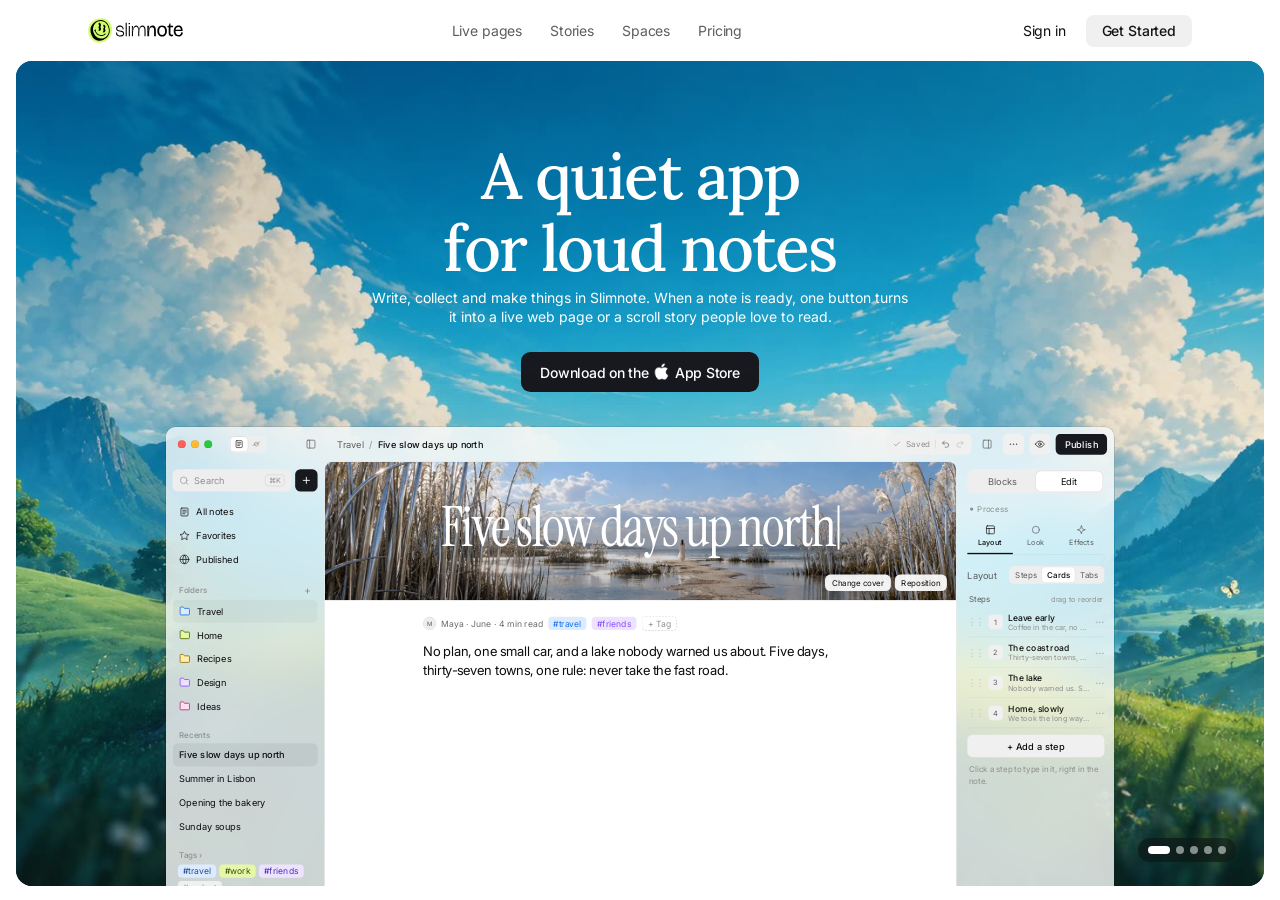
<file: versions/v3/index.html>
<!doctype html>
<html lang="en">
<head>
<meta charset="utf-8">
<meta name="viewport" content="width=device-width, initial-scale=1, viewport-fit=cover">
<title>Slimnote — a quiet app for loud notes</title>
<meta name="description" content="Write, collect and make things in Slimnote. When a note is ready, one button turns it into a live web page.">
<link rel="icon" type="image/svg+xml" href="../../assets/img/slimnote-mark.svg">
<link rel="preconnect" href="https://fonts.googleapis.com">
<link rel="preconnect" href="https://fonts.gstatic.com" crossorigin>
<link rel="stylesheet" href="https://fonts.googleapis.com/css2?family=Lora:wght@500&amp;family=Google+Sans+Flex:wght@400&amp;family=Instrument+Serif:ital@0;1&amp;family=Caveat:wght@500&amp;family=Inter:wght@500&amp;display=swap">
<link rel="stylesheet" href="css/site.css">
</head>
<body>

<header class="nav">
  <nav class="nav-inner" aria-label="Main">
    <a class="nav-logo" href="/" aria-label="Slimnote home"><img src="../../assets/img/slimnote-logo.svg" alt="Slimnote" width="95" height="24"></a>
    <div class="nav-links">
      <a href="#pages">Live pages</a>
      <a href="#stories">Stories</a>
      <a href="#spaces">Spaces</a>
      <a href="#pricing">Pricing</a>
    </div>
    <div class="nav-right">
      <a class="nav-signin" href="https://web.slimnote.app">Sign in</a>
      <a class="btn-quiet press" href="#get-started">Get Started</a>
    </div>
  </nav>
</header>

<main>
  <section class="hero" data-hero aria-label="Slimnote">
    <div class="hero-card">
      <video class="hero-video" src="../../assets/video/hero.mp4" poster="../../assets/video/hero-poster.jpg" autoplay muted loop playsinline aria-hidden="true"></video>
      <div class="hero-shade" aria-hidden="true"></div>

      <div class="hero-content">
        <div class="hero-copy">
          <div class="hero-text">
            <h1 class="hero-title">A quiet app<br>for loud notes</h1>
            <p class="hero-sub">Write, collect and make things in Slimnote. When a note is ready, one button turns it into a live web page or a scroll story people love to read.</p>
          </div>
          <a class="btn-store press" href="#get-started">Download on the <img src="../../assets/img/apple-logo.png" alt="Apple" width="17" height="17"> App Store</a>
        </div>

        <div class="note-dots" role="group" aria-label="Choose a note">
          <button type="button" aria-label="Photo cover and process"></button>
          <button type="button" aria-label="Scrapbook gallery"></button>
          <button type="button" aria-label="Dynamic text"></button>
          <button type="button" aria-label="Tasks and canvas"></button>
          <button type="button" aria-label="Publishing"></button>
        </div>

        <div class="app-frame">
        <div class="app-window" role="img" aria-label="The Slimnote Mac app, showing notes being made">
          <div class="app-scale">
<div class="screen" data-note="cover" aria-hidden="true">
<!-- Five slow days up north — photo cover and process -->
<div style="width: 1440px; height: 900px; position: relative; overflow: hidden; background: #f9f9f9; color: #0d0d0d; font-family: -apple-system, BlinkMacSystemFont, 'SF Pro Text', 'Inter', 'Segoe UI', system-ui, sans-serif; -webkit-font-smoothing: antialiased; display: flex; flex-direction: column; font-size: 14px;">
  <!-- Top bar -->
  <div style="height: 52px; flex: 0 0 52px; display: flex; align-items: center;">
    <div style="width: 240px; flex: 0 0 240px; display: flex; align-items: center; gap: 10px; padding: 0 12px 0 18px; box-sizing: border-box;">
      <span style="display: flex; gap: 8px; width: 68px; flex: 0 0 68px;" aria-hidden="true"><span style="width: 12px; height: 12px; border-radius: 50%; background: #ff5f57; box-shadow: inset 0 0 0 0.5px rgba(0,0,0,0.2);"></span><span style="width: 12px; height: 12px; border-radius: 50%; background: #febc2e; box-shadow: inset 0 0 0 0.5px rgba(0,0,0,0.2);"></span><span style="width: 12px; height: 12px; border-radius: 50%; background: #28c840; box-shadow: inset 0 0 0 0.5px rgba(0,0,0,0.2);"></span></span>
      <div style="display: flex; padding: 2px; border-radius: 8px; background: #eeeeef; margin-left: 0; margin-right: auto;">
        <span style="width: 26px; height: 22px; border-radius: 6px; background: #ffffff; box-shadow: 0 0 0 1px rgba(0,0,0,0.08); display: flex; align-items: center; justify-content: center;"><svg aria-hidden="true" width="14" height="14" viewBox="0 0 24 24" fill="none" stroke="#0d0d0d" stroke-width="1.6" stroke-linecap="round" stroke-linejoin="round"><rect width="16" height="18" x="4" y="3" rx="2"></rect><path d="M8 8h8"></path><path d="M8 12h8"></path><path d="M8 16h5"></path></svg></span>
        <span style="width: 26px; height: 22px; display: flex; align-items: center; justify-content: center;"><svg aria-hidden="true" width="14" height="14" viewBox="0 0 24 24" fill="none" stroke="#8f8f8f" stroke-width="1.6" stroke-linecap="round" stroke-linejoin="round"><circle cx="12" cy="12" r="5"></circle><path d="M3 15c3-1 15-6 18-9"></path></svg></span>
      </div>
      <svg aria-hidden="true" width="16" height="16" viewBox="0 0 24 24" fill="none" stroke="#5d5d5d" stroke-width="1.6" stroke-linecap="round" stroke-linejoin="round"><rect width="18" height="18" x="3" y="3" rx="2"></rect><path d="M9 3v18"></path></svg>
    </div>
    <div style="flex: 1 1 auto; display: flex; align-items: center; gap: 8px; padding-left: 20px;">
      <span style="color: #5d5d5d;">Travel</span><span style="color: #8f8f8f;">/</span><span style="font-weight: 500;">Five slow days up north</span>
    </div>
    <div style="display: flex; align-items: center; gap: 8px; padding-right: 12px;">
      <span style="display: inline-flex; align-items: center; gap: 8px; height: 32px; padding: 0 10px; border-radius: 8px; background: #f0f0f0; font-size: 12px; color: #8f8f8f;"><svg aria-hidden="true" width="12" height="12" viewBox="0 0 24 24" fill="none" stroke="currentColor" stroke-width="2.2" stroke-linecap="round" stroke-linejoin="round"><path d="M20 6 9 17l-5-5"></path></svg>Saved<span style="width: 1px; height: 14px; background: rgba(0,0,0,0.1);"></span><svg aria-hidden="true" width="14" height="14" viewBox="0 0 24 24" fill="none" stroke="#5d5d5d" stroke-width="1.7" stroke-linecap="round" stroke-linejoin="round"><path d="M9 14 4 9l5-5"></path><path d="M4 9h10.5a5.5 5.5 0 0 1 0 11H11"></path></svg><svg aria-hidden="true" width="14" height="14" viewBox="0 0 24 24" fill="none" stroke="#bdbdbd" stroke-width="1.7" stroke-linecap="round" stroke-linejoin="round"><path d="m15 14 5-5-5-5"></path><path d="M20 9H9.5a5.5 5.5 0 0 0 0 11H13"></path></svg></span>
      <span style="width: 32px; height: 35px; display: flex; align-items: center; justify-content: center;"><svg aria-hidden="true" width="16" height="16" viewBox="0 0 24 24" fill="none" stroke="#5d5d5d" stroke-width="1.6" stroke-linecap="round" stroke-linejoin="round"><rect width="18" height="18" x="3" y="3" rx="2"></rect><path d="M15 3v18"></path></svg></span>
      <span style="width: 32px; height: 32px; border-radius: 8px; background: #f0f0f0; display: flex; align-items: center; justify-content: center;"><svg aria-hidden="true" width="16" height="16" viewBox="0 0 24 24" fill="#3a3a3a"><circle cx="5" cy="12" r="1.6"></circle><circle cx="12" cy="12" r="1.6"></circle><circle cx="19" cy="12" r="1.6"></circle></svg></span>
      <span style="width: 32px; height: 32px; border-radius: 8px; background: #f0f0f0; display: flex; align-items: center; justify-content: center;"><svg aria-hidden="true" width="16" height="16" viewBox="0 0 24 24" fill="none" stroke="#0d0d0d" stroke-width="1.6" stroke-linecap="round" stroke-linejoin="round"><path d="M2 12s3.5-7 10-7 10 7 10 7-3.5 7-10 7S2 12 2 12Z"></path><circle cx="12" cy="12" r="3"></circle></svg></span>
      <span data-pub style="height: 32px; padding: 0 14px; border-radius: 8px; background: #17191f; color: #ffffff; font-weight: 500; display: flex; align-items: center; gap: 6px; transition: background-color 200ms ease, color 200ms ease, transform 160ms cubic-bezier(0.23,1,0.32,1);">Publish</span>
    </div>
  </div>
  <div style="flex: 1 1 auto; display: flex; min-height: 0;">
    <!-- Sidebar -->
    <div style="width: 240px; flex: 0 0 240px; padding: 12px 10px; box-sizing: border-box; display: flex; flex-direction: column; gap: 1px;">
      <div style="display: flex; gap: 6px; margin-bottom: 12px;">
        <div style="flex: 1; height: 34px; border-radius: 8px; background: #eeeeef; display: flex; align-items: center; gap: 8px; padding: 0 10px; color: #8f8f8f;"><svg aria-hidden="true" width="15" height="15" viewBox="0 0 24 24" fill="none" stroke="currentColor" stroke-width="1.6" stroke-linecap="round"><circle cx="11" cy="11" r="8"></circle><path d="m21 21-4.3-4.3"></path></svg>Search<span style="margin-left: auto; font-size: 11px; padding: 1px 5px; border-radius: 5px; border: 1px solid rgba(0,0,0,0.1);">⌘K</span></div>
        <span style="width: 34px; height: 34px; border-radius: 8px; background: #17191f; display: flex; align-items: center; justify-content: center;"><svg aria-hidden="true" width="16" height="16" viewBox="0 0 24 24" fill="none" stroke="#ffffff" stroke-width="2" stroke-linecap="round"><path d="M12 5v14"></path><path d="M5 12h14"></path></svg></span>
      </div>
      <div style="height: 35px; display: flex; align-items: center; gap: 10px; padding: 0 10px;"><svg aria-hidden="true" width="16" height="16" viewBox="0 0 24 24" fill="none" stroke="#0d0d0d" stroke-width="1.6" stroke-linecap="round" stroke-linejoin="round"><rect width="16" height="18" x="4" y="3" rx="2"></rect><path d="M8 8h8"></path><path d="M8 12h8"></path><path d="M8 16h5"></path></svg>All notes</div>
      <div style="height: 35px; display: flex; align-items: center; gap: 10px; padding: 0 10px;"><svg aria-hidden="true" width="16" height="16" viewBox="0 0 24 24" fill="none" stroke="#0d0d0d" stroke-width="1.6" stroke-linejoin="round"><polygon points="12 2 15.09 8.26 22 9.27 17 14.14 18.18 21.02 12 17.77 5.82 21.02 7 14.14 2 9.27 8.91 8.26 12 2"></polygon></svg>Favorites</div>
      <div style="height: 35px; display: flex; align-items: center; gap: 10px; padding: 0 10px;"><svg aria-hidden="true" width="16" height="16" viewBox="0 0 24 24" fill="none" stroke="#0d0d0d" stroke-width="1.6" stroke-linecap="round"><circle cx="12" cy="12" r="10"></circle><path d="M12 2a14.5 14.5 0 0 0 0 20 14.5 14.5 0 0 0 0-20"></path><path d="M2 12h20"></path></svg>Published</div>
      <div style="display: flex; align-items: center; justify-content: space-between; padding: 18px 10px 4px; font-size: 12px; font-weight: 500; color: #8f8f8f;">Folders<span style="font-size: 16px; font-weight: 400;">+</span></div>
      <div style="height: 35px; display: flex; align-items: center; gap: 10px; padding: 0 10px; border-radius: 8px; background: rgba(0,0,0,0.04);"><svg aria-hidden="true" width="17" height="17" viewBox="0 0 24 24" fill="#dcebff" stroke="#1a73e8" stroke-width="1.8" stroke-linejoin="round"><path d="M20 20a2 2 0 0 0 2-2V8a2 2 0 0 0-2-2h-7.9a2 2 0 0 1-1.69-.9L9.6 3.9A2 2 0 0 0 7.93 3H4a2 2 0 0 0-2 2v13a2 2 0 0 0 2 2Z"></path></svg>Travel</div>
      <div style="height: 35px; display: flex; align-items: center; gap: 10px; padding: 0 10px;"><svg aria-hidden="true" width="17" height="17" viewBox="0 0 24 24" fill="#e6f8a8" stroke="#4f6b0a" stroke-width="1.8" stroke-linejoin="round"><path d="M20 20a2 2 0 0 0 2-2V8a2 2 0 0 0-2-2h-7.9a2 2 0 0 1-1.69-.9L9.6 3.9A2 2 0 0 0 7.93 3H4a2 2 0 0 0-2 2v13a2 2 0 0 0 2 2Z"></path></svg>Home</div>
      <div style="height: 35px; display: flex; align-items: center; gap: 10px; padding: 0 10px;"><svg aria-hidden="true" width="17" height="17" viewBox="0 0 24 24" fill="#fff0b0" stroke="#9a6700" stroke-width="1.8" stroke-linejoin="round"><path d="M20 20a2 2 0 0 0 2-2V8a2 2 0 0 0-2-2h-7.9a2 2 0 0 1-1.69-.9L9.6 3.9A2 2 0 0 0 7.93 3H4a2 2 0 0 0-2 2v13a2 2 0 0 0 2 2Z"></path></svg>Recipes</div>
      <div style="height: 35px; display: flex; align-items: center; gap: 10px; padding: 0 10px;"><svg aria-hidden="true" width="17" height="17" viewBox="0 0 24 24" fill="#eee3ff" stroke="#8a4dff" stroke-width="1.8" stroke-linejoin="round"><path d="M20 20a2 2 0 0 0 2-2V8a2 2 0 0 0-2-2h-7.9a2 2 0 0 1-1.69-.9L9.6 3.9A2 2 0 0 0 7.93 3H4a2 2 0 0 0-2 2v13a2 2 0 0 0 2 2Z"></path></svg>Design</div>
      <div style="height: 35px; display: flex; align-items: center; gap: 10px; padding: 0 10px;"><svg aria-hidden="true" width="17" height="17" viewBox="0 0 24 24" fill="#ffe0f0" stroke="#c02a7f" stroke-width="1.8" stroke-linejoin="round"><path d="M20 20a2 2 0 0 0 2-2V8a2 2 0 0 0-2-2h-7.9a2 2 0 0 1-1.69-.9L9.6 3.9A2 2 0 0 0 7.93 3H4a2 2 0 0 0-2 2v13a2 2 0 0 0 2 2Z"></path></svg>Ideas</div>
      <div style="padding: 18px 10px 4px; font-size: 12px; font-weight: 500; color: #8f8f8f;">Recents</div>
      <div style="height: 35px; display: flex; align-items: center; padding: 0 10px; border-radius: 8px; background: rgba(0,0,0,0.06); font-weight: 500;">Five slow days up north</div>
      <div style="height: 35px; display: flex; align-items: center; padding: 0 10px;">Summer in Lisbon</div>
      <div style="height: 35px; display: flex; align-items: center; padding: 0 10px;">Opening the bakery</div>
      <div style="height: 35px; display: flex; align-items: center; padding: 0 10px;">Sunday soups</div>
      <div style="padding: 18px 10px 6px; font-size: 12px; font-weight: 500; color: #8f8f8f;">Tags ›</div>
      <div style="display: flex; flex-wrap: wrap; gap: 5px; padding: 0 8px; font-size: 13px;">
        <span style="padding: 2px 8px; border-radius: 6px; background: #dcebff; color: #1f4f8f;">#travel</span>
        <span style="padding: 2px 8px; border-radius: 6px; background: #e6f8a8; color: #3d4d12;">#work</span>
        <span style="padding: 2px 8px; border-radius: 6px; background: #eee3ff; color: #4b2fb8;">#friends</span>
        <span style="padding: 2px 8px; border-radius: 6px; background: #f0f0f0; color: #5d5d5d;">#project</span>
      </div>
      <div style="margin-top: auto; border-top: 1px solid rgba(0,0,0,0.08); padding: 12px 8px 0; display: flex; align-items: center; gap: 10px;">
        <span style="width: 25px; height: 25px; border-radius: 50%; background: #eeeeef; border: 1px solid #dcdcdc; display: flex; align-items: center; justify-content: center; font-size: 10px; color: #5d5d5d;">MO</span><span style="font-weight: 500;">Maya</span><span style="color: #8f8f8f;">· Pro</span>
      </div>
    </div>
    <!-- Note card -->
    <div data-card style="flex: 1 1 auto; min-width: 0; margin: 0 16px 8px 0; background: #ffffff; border: 1px solid rgba(0,0,0,0.08); border-radius: 12px; overflow: hidden; position: relative;">
      <!-- Photo cover with the title on it (selected) -->
      <div style="position: relative; height: 210px; overflow: hidden;">
        <img src="../../assets/img/reed-shore.webp" alt="Reeds on a quiet lake shore" style="width: 100%; height: 100%; object-fit: cover; object-position: center 55%; display: block;">
        <div aria-hidden="true" style="position: absolute; inset: 0; background: linear-gradient(180deg, rgba(0,0,0,0) 30%, rgba(0,0,0,0.28));"></div>
        <h1 style="position: absolute; left: 0; right: 0; top: 58px; margin: 0; text-align: center; font-family: 'Instrument Serif', ui-serif, Georgia, serif; font-weight: 400; font-size: 84px; line-height: 1; letter-spacing: -2.8px; color: #ffffff; text-shadow: 0 2px 24px rgba(0,0,0,0.25);">Five slow days up north</h1>
        <div style="position: absolute; right: 14px; bottom: 14px; display: flex; gap: 6px; font-size: 12px;">
          <span style="padding: 5px 10px; border-radius: 8px; background: rgba(255,255,255,0.92); color: #0d0d0d;">Change cover</span>
          <span style="padding: 5px 10px; border-radius: 8px; background: rgba(255,255,255,0.92); color: #0d0d0d;">Reposition</span>
        </div>
      </div>
      <div style="width: 660px; margin: 0 auto; padding-top: 24px;">
        <div style="display: flex; align-items: center; gap: 8px; font-size: 13px; color: #6b6b6b;">
          <span style="width: 20px; height: 20px; border-radius: 50%; background: #eeeeef; border: 1px solid #dcdcdc; display: flex; align-items: center; justify-content: center; font-size: 9px; color: #5d5d5d;">M</span>Maya · June · 4 min read
          <span style="padding: 2px 8px; border-radius: 6px; background: #dcebff; color: #1a73e8;">#travel</span>
          <span style="padding: 2px 8px; border-radius: 6px; background: #eee3ff; color: #8a4dff;">#friends</span>
          <span style="padding: 2px 8px; border-radius: 6px; border: 1px dashed rgba(0,0,0,0.18); color: #8f8f8f;">+ Tag</span>
        </div>
        <p style="margin: 18px 0 0; font-size: 20px; line-height: 1.45; letter-spacing: -0.45px;">No plan, one small car, and a lake nobody warned us about. Five days, thirty-seven towns, one rule: never take the fast road.</p>
        <!-- Process block, classic cards (selected) -->
        <div style="position: relative; margin-top: 24px; padding: 14px 0 14px 14px; border-radius: 14px; background: #ffffff; box-shadow: 0 0 0 2px #ffffff, 0 0 0 4px #0d0d0d; overflow: hidden;">
          <span style="position: absolute; right: 12px; top: 8px; z-index: 2; padding: 3px 8px; border-radius: 6px; background: #0d0d0d; color: #ffffff; font-size: 11px; font-weight: 500;">Process · cards</span>
          <div data-seq="240" style="display: flex; gap: 12px;">
            <div style="flex: 0 0 196px; border-radius: 12px; overflow: hidden; background: #ffffff; box-shadow: 0 0 0 1px rgba(0,0,0,0.1);">
              <img src="../../assets/img/boardwalk.webp" alt="Friends on a seaside boardwalk" style="width: 100%; height: 128px; object-fit: cover; display: block;">
              <div style="padding: 10px 12px 14px;">
                <div style="font-size: 10px; letter-spacing: 1px; color: #8f8f8f;">01</div>
                <div style="margin-top: 4px; font-family: ui-serif, 'New York', 'Iowan Old Style', Georgia, serif; font-size: 20px; line-height: 1.1; letter-spacing: -0.2px;">Leave early</div>
                <div style="margin-top: 4px; font-size: 13px; line-height: 1.45; color: #3d3d42;">Coffee in the car, no maps.</div>
              </div>
            </div>
            <div style="flex: 0 0 196px; border-radius: 12px; overflow: hidden; background: #ffffff; box-shadow: 0 0 0 1px rgba(0,0,0,0.1);">
              <img src="../../assets/img/hill-traveler.webp" alt="Someone leaping over a green hill" style="width: 100%; height: 128px; object-fit: cover; display: block;">
              <div style="padding: 10px 12px 14px;">
                <div style="font-size: 10px; letter-spacing: 1px; color: #8f8f8f;">02</div>
                <div style="margin-top: 4px; font-family: ui-serif, 'New York', 'Iowan Old Style', Georgia, serif; font-size: 20px; line-height: 1.1; letter-spacing: -0.2px;">The coast road</div>
                <div style="margin-top: 4px; font-size: 13px; line-height: 1.45; color: #3d3d42;">Thirty-seven towns, one rule.</div>
              </div>
            </div>
            <div style="flex: 0 0 196px; border-radius: 12px; overflow: hidden; background: #ffffff; box-shadow: 0 0 0 1px rgba(0,0,0,0.1);">
              <img src="../../assets/img/reed-shore.webp" alt="Reeds on a quiet lake shore" style="width: 100%; height: 128px; object-fit: cover; display: block;">
              <div style="padding: 10px 12px 14px;">
                <div style="font-size: 10px; letter-spacing: 1px; color: #8f8f8f;">03</div>
                <div style="margin-top: 4px; font-family: ui-serif, 'New York', 'Iowan Old Style', Georgia, serif; font-size: 20px; line-height: 1.1; letter-spacing: -0.2px;">The lake</div>
                <div style="margin-top: 4px; font-size: 13px; line-height: 1.45; color: #3d3d42;">Nobody warned us. Sam swam.</div>
              </div>
            </div>
            <div style="flex: 0 0 196px; border-radius: 12px; overflow: hidden; background: #ffffff; box-shadow: 0 0 0 1px rgba(0,0,0,0.1);">
              <img src="../../assets/img/oak-valley.webp" alt="An oak in a green valley" style="width: 100%; height: 128px; object-fit: cover; display: block;">
              <div style="padding: 10px 12px 14px;">
                <div style="font-size: 10px; letter-spacing: 1px; color: #8f8f8f;">04</div>
                <div style="margin-top: 4px; font-family: ui-serif, 'New York', 'Iowan Old Style', Georgia, serif; font-size: 20px; line-height: 1.1; letter-spacing: -0.2px;">Home, slowly</div>
                <div style="margin-top: 4px; font-size: 13px; line-height: 1.45; color: #3d3d42;">We took the long way back.</div>
              </div>
            </div>
          </div>
        </div>
      </div>
    </div>
    <!-- Right panel: process -->
    <div data-panel style="width: 224px; flex: 0 0 224px; padding: 12px 16px 12px 0; box-sizing: border-box; display: flex; flex-direction: column;">
      <div style="display: flex; padding: 3px; border-radius: 10px; background: #eeeeef;">
        <span style="flex: 1; text-align: center; padding: 7px 0; color: #5d5d5d;">Blocks</span>
        <span style="flex: 1; text-align: center; padding: 7px 0; border-radius: 8px; background: #ffffff; box-shadow: 0 0 0 1px rgba(0,0,0,0.06);">Edit</span>
      </div>
      <div style="display: flex; align-items: center; gap: 6px; padding: 16px 4px 8px; font-size: 12px; color: #8f8f8f;"><span style="width: 5px; height: 5px; border-radius: 50%; background: #8f8f8f;"></span>Process</div>
      <div style="display: flex; border-bottom: 1px solid rgba(0,0,0,0.08); margin-bottom: 12px; font-size: 12px;">
        <span style="flex: 1; display: flex; flex-direction: column; align-items: center; gap: 4px; padding: 8px 0 9px; font-size: 11px; color: #0d0d0d; border-bottom: 2px solid #0d0d0d; font-weight: 500;"><svg aria-hidden="true" width="16" height="16" viewBox="0 0 24 24" fill="none" stroke="#0d0d0d" stroke-width="1.6" stroke-linecap="round" stroke-linejoin="round"><rect width="18" height="18" x="3" y="3" rx="2"></rect><path d="M3 9h18"></path><path d="M9 21V9"></path></svg>Layout</span>
        <span style="flex: 1; display: flex; flex-direction: column; align-items: center; gap: 4px; padding: 8px 0 9px; font-size: 11px; color: #5d5d5d;"><svg aria-hidden="true" width="16" height="16" viewBox="0 0 24 24" fill="none" stroke="#5d5d5d" stroke-width="1.6" stroke-linecap="round" stroke-linejoin="round"><circle cx="12" cy="12" r="8"></circle></svg>Look</span>
        <span style="flex: 1; display: flex; flex-direction: column; align-items: center; gap: 4px; padding: 8px 0 9px; font-size: 11px; color: #5d5d5d;"><svg aria-hidden="true" width="16" height="16" viewBox="0 0 24 24" fill="none" stroke="#5d5d5d" stroke-width="1.6" stroke-linecap="round" stroke-linejoin="round"><path d="m12 3-1.9 5.8a2 2 0 0 1-1.3 1.3L3 12l5.8 1.9a2 2 0 0 1 1.3 1.3L12 21l1.9-5.8a2 2 0 0 1 1.3-1.3L21 12l-5.8-1.9a2 2 0 0 1-1.3-1.3Z"></path></svg>Effects</span>
      </div>
      <div style="height: 36px; display: flex; align-items: center; justify-content: space-between;"><span style="color: #5d5d5d;">Layout</span>
        <span style="display: flex; padding: 2px; border-radius: 8px; background: #eeeeef; font-size: 12px;"><span style="padding: 4px 8px; color: #5d5d5d;">Steps</span><span style="padding: 4px 8px; border-radius: 6px; background: #ffffff; box-shadow: 0 0 0 1px rgba(0,0,0,0.06); font-weight: 500;">Cards</span><span style="padding: 4px 8px; color: #5d5d5d;">Tabs</span></span>
      </div>
      <div style="display: flex; justify-content: space-between; padding: 12px 2px 4px; font-size: 12px;"><span style="color: #5d5d5d;">Steps</span><span style="color: #8f8f8f; font-size: 11px;">drag to reorder</span></div>
      <div style="height: 46px; display: flex; align-items: center; gap: 8px; border-bottom: 1px solid rgba(0,0,0,0.05);"><span style="color: #bdbdbd; letter-spacing: -2px;">⋮⋮</span><span style="width: 22px; height: 22px; border-radius: 6px; background: #f0f0f0; font-size: 11px; display: flex; align-items: center; justify-content: center; color: #5d5d5d;">1</span><div style="flex: 1; min-width: 0;"><div style="font-weight: 500; font-size: 13px;">Leave early</div><div style="font-size: 11px; color: #8f8f8f; white-space: nowrap; overflow: hidden; text-overflow: ellipsis;">Coffee in the car, no maps.</div></div><span style="color: #8f8f8f;">⋯</span></div>
      <div style="height: 46px; display: flex; align-items: center; gap: 8px; border-bottom: 1px solid rgba(0,0,0,0.05);"><span style="color: #bdbdbd; letter-spacing: -2px;">⋮⋮</span><span style="width: 22px; height: 22px; border-radius: 6px; background: #f0f0f0; font-size: 11px; display: flex; align-items: center; justify-content: center; color: #5d5d5d;">2</span><div style="flex: 1; min-width: 0;"><div style="font-weight: 500; font-size: 13px;">The coast road</div><div style="font-size: 11px; color: #8f8f8f; white-space: nowrap; overflow: hidden; text-overflow: ellipsis;">Thirty-seven towns, one rule.</div></div><span style="color: #8f8f8f;">⋯</span></div>
      <div style="height: 46px; display: flex; align-items: center; gap: 8px; border-bottom: 1px solid rgba(0,0,0,0.05);"><span style="color: #bdbdbd; letter-spacing: -2px;">⋮⋮</span><span style="width: 22px; height: 22px; border-radius: 6px; background: #f0f0f0; font-size: 11px; display: flex; align-items: center; justify-content: center; color: #5d5d5d;">3</span><div style="flex: 1; min-width: 0;"><div style="font-weight: 500; font-size: 13px;">The lake</div><div style="font-size: 11px; color: #8f8f8f; white-space: nowrap; overflow: hidden; text-overflow: ellipsis;">Nobody warned us. Sam swam.</div></div><span style="color: #8f8f8f;">⋯</span></div>
      <div style="height: 46px; display: flex; align-items: center; gap: 8px; border-bottom: 1px solid rgba(0,0,0,0.05);"><span style="color: #bdbdbd; letter-spacing: -2px;">⋮⋮</span><span style="width: 22px; height: 22px; border-radius: 6px; background: #f0f0f0; font-size: 11px; display: flex; align-items: center; justify-content: center; color: #5d5d5d;">4</span><div style="flex: 1; min-width: 0;"><div style="font-weight: 500; font-size: 13px;">Home, slowly</div><div style="font-size: 11px; color: #8f8f8f; white-space: nowrap; overflow: hidden; text-overflow: ellipsis;">We took the long way back.</div></div><span style="color: #8f8f8f;">⋯</span></div>
      <div style="margin-top: 10px; display: flex; align-items: center; justify-content: center; height: 34px; border-radius: 8px; background: #f0f0f0; font-weight: 500;">+ Add a step</div>
      <p style="margin: 10px 2px 0; font-size: 12px; line-height: 1.45; color: #8f8f8f;">Click a step to type in it, right in the note.</p>
    </div>
  </div>
</div>
</div>
<div class="screen" data-note="scrapbook" aria-hidden="true">
<!-- Dana turns 30 — scrapbook gallery -->
<div style="width: 1440px; height: 900px; position: relative; overflow: hidden; background: #f9f9f9; color: #0d0d0d; font-family: -apple-system, BlinkMacSystemFont, 'SF Pro Text', 'Inter', 'Segoe UI', system-ui, sans-serif; -webkit-font-smoothing: antialiased; display: flex; flex-direction: column; font-size: 14px;">
  <!-- Top bar -->
  <div style="height: 52px; flex: 0 0 52px; display: flex; align-items: center;">
    <div style="width: 240px; flex: 0 0 240px; display: flex; align-items: center; gap: 10px; padding: 0 12px 0 18px; box-sizing: border-box;">
      <span style="display: flex; gap: 8px; width: 68px; flex: 0 0 68px;" aria-hidden="true"><span style="width: 12px; height: 12px; border-radius: 50%; background: #ff5f57; box-shadow: inset 0 0 0 0.5px rgba(0,0,0,0.2);"></span><span style="width: 12px; height: 12px; border-radius: 50%; background: #febc2e; box-shadow: inset 0 0 0 0.5px rgba(0,0,0,0.2);"></span><span style="width: 12px; height: 12px; border-radius: 50%; background: #28c840; box-shadow: inset 0 0 0 0.5px rgba(0,0,0,0.2);"></span></span>
      <div style="display: flex; padding: 2px; border-radius: 8px; background: #eeeeef; margin-left: 0; margin-right: auto;">
        <span style="width: 26px; height: 22px; border-radius: 6px; background: #ffffff; box-shadow: 0 0 0 1px rgba(0,0,0,0.08); display: flex; align-items: center; justify-content: center;"><svg aria-hidden="true" width="14" height="14" viewBox="0 0 24 24" fill="none" stroke="#0d0d0d" stroke-width="1.6" stroke-linecap="round" stroke-linejoin="round"><rect width="16" height="18" x="4" y="3" rx="2"></rect><path d="M8 8h8"></path><path d="M8 12h8"></path><path d="M8 16h5"></path></svg></span>
        <span style="width: 26px; height: 22px; display: flex; align-items: center; justify-content: center;"><svg aria-hidden="true" width="14" height="14" viewBox="0 0 24 24" fill="none" stroke="#8f8f8f" stroke-width="1.6" stroke-linecap="round" stroke-linejoin="round"><circle cx="12" cy="12" r="5"></circle><path d="M3 15c3-1 15-6 18-9"></path></svg></span>
      </div>
      <svg aria-hidden="true" width="16" height="16" viewBox="0 0 24 24" fill="none" stroke="#5d5d5d" stroke-width="1.6" stroke-linecap="round" stroke-linejoin="round"><rect width="18" height="18" x="3" y="3" rx="2"></rect><path d="M9 3v18"></path></svg>
    </div>
    <div style="flex: 1 1 auto; display: flex; align-items: center; gap: 8px; padding-left: 20px;">
      <span style="color: #5d5d5d;">Home</span><span style="color: #8f8f8f;">/</span><span style="font-weight: 500;">Dana turns 30</span>
    </div>
    <div style="display: flex; align-items: center; gap: 8px; padding-right: 12px;">
      <span style="display: inline-flex; align-items: center; gap: 6px; font-size: 13px; color: #5d5d5d; margin-right: 6px;"><span style="display: flex;"><span style="width: 20px; height: 20px; border-radius: 50%; background: #eee3ff; border: 1.5px solid #ffffff; display: flex; align-items: center; justify-content: center; font-size: 9px; color: #4b2fb8;">S</span><span style="width: 20px; height: 20px; margin-left: -6px; border-radius: 50%; background: #e6f8a8; border: 1.5px solid #ffffff; display: flex; align-items: center; justify-content: center; font-size: 9px; color: #3d4d12;">C</span></span>Sam is editing</span>
      <span style="display: inline-flex; align-items: center; gap: 8px; height: 32px; padding: 0 10px; border-radius: 8px; background: #f0f0f0; font-size: 12px; color: #8f8f8f;"><svg aria-hidden="true" width="12" height="12" viewBox="0 0 24 24" fill="none" stroke="currentColor" stroke-width="2.2" stroke-linecap="round" stroke-linejoin="round"><path d="M20 6 9 17l-5-5"></path></svg>Saved<span style="width: 1px; height: 14px; background: rgba(0,0,0,0.1);"></span><svg aria-hidden="true" width="14" height="14" viewBox="0 0 24 24" fill="none" stroke="#5d5d5d" stroke-width="1.7" stroke-linecap="round" stroke-linejoin="round"><path d="M9 14 4 9l5-5"></path><path d="M4 9h10.5a5.5 5.5 0 0 1 0 11H11"></path></svg><svg aria-hidden="true" width="14" height="14" viewBox="0 0 24 24" fill="none" stroke="#bdbdbd" stroke-width="1.7" stroke-linecap="round" stroke-linejoin="round"><path d="m15 14 5-5-5-5"></path><path d="M20 9H9.5a5.5 5.5 0 0 0 0 11H13"></path></svg></span>
      <span style="width: 32px; height: 35px; display: flex; align-items: center; justify-content: center;"><svg aria-hidden="true" width="16" height="16" viewBox="0 0 24 24" fill="none" stroke="#5d5d5d" stroke-width="1.6" stroke-linecap="round" stroke-linejoin="round"><rect width="18" height="18" x="3" y="3" rx="2"></rect><path d="M15 3v18"></path></svg></span>
      <span style="width: 32px; height: 32px; border-radius: 8px; background: #f0f0f0; display: flex; align-items: center; justify-content: center;"><svg aria-hidden="true" width="16" height="16" viewBox="0 0 24 24" fill="#3a3a3a"><circle cx="5" cy="12" r="1.6"></circle><circle cx="12" cy="12" r="1.6"></circle><circle cx="19" cy="12" r="1.6"></circle></svg></span>
      <span style="width: 32px; height: 32px; border-radius: 8px; background: #f0f0f0; display: flex; align-items: center; justify-content: center;"><svg aria-hidden="true" width="16" height="16" viewBox="0 0 24 24" fill="none" stroke="#0d0d0d" stroke-width="1.6" stroke-linecap="round" stroke-linejoin="round"><path d="M2 12s3.5-7 10-7 10 7 10 7-3.5 7-10 7S2 12 2 12Z"></path><circle cx="12" cy="12" r="3"></circle></svg></span>
      <span data-pub style="height: 32px; padding: 0 14px; border-radius: 8px; background: #17191f; color: #ffffff; font-weight: 500; display: flex; align-items: center; gap: 6px; transition: background-color 200ms ease, color 200ms ease, transform 160ms cubic-bezier(0.23,1,0.32,1);">Publish</span>
    </div>
  </div>
  <div style="flex: 1 1 auto; display: flex; min-height: 0;">
    <!-- Sidebar -->
    <div style="width: 240px; flex: 0 0 240px; padding: 12px 10px; box-sizing: border-box; display: flex; flex-direction: column; gap: 1px;">
      <div style="display: flex; gap: 6px; margin-bottom: 12px;">
        <div style="flex: 1; height: 34px; border-radius: 8px; background: #eeeeef; display: flex; align-items: center; gap: 8px; padding: 0 10px; color: #8f8f8f;"><svg aria-hidden="true" width="15" height="15" viewBox="0 0 24 24" fill="none" stroke="currentColor" stroke-width="1.6" stroke-linecap="round"><circle cx="11" cy="11" r="8"></circle><path d="m21 21-4.3-4.3"></path></svg>Search<span style="margin-left: auto; font-size: 11px; padding: 1px 5px; border-radius: 5px; border: 1px solid rgba(0,0,0,0.1);">⌘K</span></div>
        <span style="width: 34px; height: 34px; border-radius: 8px; background: #17191f; display: flex; align-items: center; justify-content: center;"><svg aria-hidden="true" width="16" height="16" viewBox="0 0 24 24" fill="none" stroke="#ffffff" stroke-width="2" stroke-linecap="round"><path d="M12 5v14"></path><path d="M5 12h14"></path></svg></span>
      </div>
      <div style="height: 35px; display: flex; align-items: center; gap: 10px; padding: 0 10px;"><svg aria-hidden="true" width="16" height="16" viewBox="0 0 24 24" fill="none" stroke="#0d0d0d" stroke-width="1.6" stroke-linecap="round" stroke-linejoin="round"><rect width="16" height="18" x="4" y="3" rx="2"></rect><path d="M8 8h8"></path><path d="M8 12h8"></path><path d="M8 16h5"></path></svg>All notes</div>
      <div style="height: 35px; display: flex; align-items: center; gap: 10px; padding: 0 10px;"><svg aria-hidden="true" width="16" height="16" viewBox="0 0 24 24" fill="none" stroke="#0d0d0d" stroke-width="1.6" stroke-linejoin="round"><polygon points="12 2 15.09 8.26 22 9.27 17 14.14 18.18 21.02 12 17.77 5.82 21.02 7 14.14 2 9.27 8.91 8.26 12 2"></polygon></svg>Favorites</div>
      <div style="height: 35px; display: flex; align-items: center; gap: 10px; padding: 0 10px;"><svg aria-hidden="true" width="16" height="16" viewBox="0 0 24 24" fill="none" stroke="#0d0d0d" stroke-width="1.6" stroke-linecap="round"><circle cx="12" cy="12" r="10"></circle><path d="M12 2a14.5 14.5 0 0 0 0 20 14.5 14.5 0 0 0 0-20"></path><path d="M2 12h20"></path></svg>Published</div>
      <div style="display: flex; align-items: center; justify-content: space-between; padding: 18px 10px 4px; font-size: 12px; font-weight: 500; color: #8f8f8f;">Folders<span style="font-size: 16px; font-weight: 400;">+</span></div>
      <div style="height: 35px; display: flex; align-items: center; gap: 10px; padding: 0 10px;"><svg aria-hidden="true" width="17" height="17" viewBox="0 0 24 24" fill="#dcebff" stroke="#1a73e8" stroke-width="1.8" stroke-linejoin="round"><path d="M20 20a2 2 0 0 0 2-2V8a2 2 0 0 0-2-2h-7.9a2 2 0 0 1-1.69-.9L9.6 3.9A2 2 0 0 0 7.93 3H4a2 2 0 0 0-2 2v13a2 2 0 0 0 2 2Z"></path></svg>Travel</div>
      <div style="height: 35px; display: flex; align-items: center; gap: 10px; padding: 0 10px; border-radius: 8px; background: rgba(0,0,0,0.04);"><svg aria-hidden="true" width="17" height="17" viewBox="0 0 24 24" fill="#e6f8a8" stroke="#4f6b0a" stroke-width="1.8" stroke-linejoin="round"><path d="M20 20a2 2 0 0 0 2-2V8a2 2 0 0 0-2-2h-7.9a2 2 0 0 1-1.69-.9L9.6 3.9A2 2 0 0 0 7.93 3H4a2 2 0 0 0-2 2v13a2 2 0 0 0 2 2Z"></path></svg>Home</div>
      <div style="height: 35px; display: flex; align-items: center; gap: 10px; padding: 0 10px;"><svg aria-hidden="true" width="17" height="17" viewBox="0 0 24 24" fill="#fff0b0" stroke="#9a6700" stroke-width="1.8" stroke-linejoin="round"><path d="M20 20a2 2 0 0 0 2-2V8a2 2 0 0 0-2-2h-7.9a2 2 0 0 1-1.69-.9L9.6 3.9A2 2 0 0 0 7.93 3H4a2 2 0 0 0-2 2v13a2 2 0 0 0 2 2Z"></path></svg>Recipes</div>
      <div style="height: 35px; display: flex; align-items: center; gap: 10px; padding: 0 10px;"><svg aria-hidden="true" width="17" height="17" viewBox="0 0 24 24" fill="#eee3ff" stroke="#8a4dff" stroke-width="1.8" stroke-linejoin="round"><path d="M20 20a2 2 0 0 0 2-2V8a2 2 0 0 0-2-2h-7.9a2 2 0 0 1-1.69-.9L9.6 3.9A2 2 0 0 0 7.93 3H4a2 2 0 0 0-2 2v13a2 2 0 0 0 2 2Z"></path></svg>Design</div>
      <div style="height: 35px; display: flex; align-items: center; gap: 10px; padding: 0 10px;"><svg aria-hidden="true" width="17" height="17" viewBox="0 0 24 24" fill="#ffe0f0" stroke="#c02a7f" stroke-width="1.8" stroke-linejoin="round"><path d="M20 20a2 2 0 0 0 2-2V8a2 2 0 0 0-2-2h-7.9a2 2 0 0 1-1.69-.9L9.6 3.9A2 2 0 0 0 7.93 3H4a2 2 0 0 0-2 2v13a2 2 0 0 0 2 2Z"></path></svg>Ideas</div>
      <div style="padding: 18px 10px 4px; font-size: 12px; font-weight: 500; color: #8f8f8f;">Recents</div>
      <div style="height: 35px; display: flex; align-items: center; padding: 0 10px; border-radius: 8px; background: rgba(0,0,0,0.06); font-weight: 500;">Dana turns 30</div>
      <div style="height: 35px; display: flex; align-items: center; padding: 0 10px;">Five slow days up north</div>
      <div style="height: 35px; display: flex; align-items: center; padding: 0 10px;">Opening the bakery</div>
      <div style="height: 35px; display: flex; align-items: center; padding: 0 10px;">Sunday soups</div>
      <div style="padding: 18px 10px 6px; font-size: 12px; font-weight: 500; color: #8f8f8f;">Tags ›</div>
      <div style="display: flex; flex-wrap: wrap; gap: 5px; padding: 0 8px; font-size: 13px;">
        <span style="padding: 2px 8px; border-radius: 6px; background: #ffe0f0; color: #8f1f5c;">#birthday</span>
        <span style="padding: 2px 8px; border-radius: 6px; background: #eee3ff; color: #4b2fb8;">#friends</span>
        <span style="padding: 2px 8px; border-radius: 6px; background: #dcebff; color: #1f4f8f;">#travel</span>
        <span style="padding: 2px 8px; border-radius: 6px; background: #e6f8a8; color: #3d4d12;">#work</span>
      </div>
      <div style="margin-top: auto; border-top: 1px solid rgba(0,0,0,0.08); padding: 12px 8px 0; display: flex; align-items: center; gap: 10px;">
        <span style="width: 25px; height: 25px; border-radius: 50%; background: #eeeeef; border: 1px solid #dcdcdc; display: flex; align-items: center; justify-content: center; font-size: 10px; color: #5d5d5d;">CM</span><span style="font-weight: 500;">Chloe</span><span style="color: #8f8f8f;">· Family</span>
      </div>
    </div>
    <!-- Note card -->
    <div data-card style="flex: 1 1 auto; min-width: 0; margin: 0 16px 8px 0; background: #ffffff; border: 1px solid rgba(0,0,0,0.08); border-radius: 12px; overflow: hidden; position: relative;">
      <div style="width: 680px; margin: 0 auto; padding-top: 30px;">
        <div style="display: flex; align-items: center; gap: 8px; font-size: 13px; color: #6b6b6b;">
          <span style="width: 20px; height: 20px; border-radius: 50%; background: #eeeeef; border: 1px solid #dcdcdc; display: flex; align-items: center; justify-content: center; font-size: 9px; color: #5d5d5d;">C</span>Chloe, Sam · Jun 14 · 2 min read
          <span style="padding: 2px 8px; border-radius: 6px; background: #ffe0f0; color: #8f1f5c;">#birthday</span>
          <span style="padding: 2px 8px; border-radius: 6px; background: #eee3ff; color: #4b2fb8;">#friends</span>
        </div>
        <h1 style="margin: 22px 0 0; font-family: 'Instrument Serif', ui-serif, Georgia, serif; font-weight: 400; font-size: 92px; line-height: 0.95; letter-spacing: -2.5px;">Dana turns <span style="font-style: italic;">30</span></h1>
        <p style="margin: 18px 0 0; font-size: 20px; line-height: 1.4; letter-spacing: -0.45px;">Rooftop, string lights, a cake that almost didn’t make it up the stairs.</p>
      </div>
      <!-- Scrapbook gallery, selected -->
      <div style="position: relative; width: 760px; height: 470px; margin: 26px auto 0; border-radius: 12px; overflow: hidden; background-color: #f6f6f2; background-image: linear-gradient(rgba(70,90,160,0.16) 1px, transparent 1px), linear-gradient(90deg, rgba(70,90,160,0.16) 1px, transparent 1px); background-size: 28px 28px; box-shadow: inset 0 0 0 2px #0d0d0d;">
        <span style="position: absolute; left: 12px; top: 12px; z-index: 6; padding: 3px 8px; border-radius: 6px; background: #0d0d0d; color: #ffffff; font-size: 11px; font-weight: 500;">Gallery · scrapbook</span>
        <!-- torn note -->
        <div style="position: absolute; left: 34px; top: 54px; width: 190px; padding: 18px 16px 22px; background: #fffdf6; transform: rotate(-5deg); box-shadow: 0 6px 16px rgba(0,0,0,0.12); clip-path: polygon(0 4%, 8% 0, 18% 3%, 30% 0, 44% 2%, 58% 0, 72% 3%, 86% 0, 100% 2%, 100% 100%, 0 100%);">
          <p style="margin: 0; font-family: 'Caveat', 'Bradley Hand', cursive; font-size: 26px; line-height: 1.1; color: #2b2b2b;">Saturday, 7pm<br>rooftop!! bring<br>a sweater</p>
        </div>
        <span style="position: absolute; left: 80px; top: 40px; width: 90px; height: 22px; background: rgba(210,252,108,0.85); transform: rotate(-8deg);"></span>
        <!-- big polaroid -->
        <div style="position: absolute; left: 236px; top: 30px; width: 268px; padding: 12px 12px 46px; background: #fbfaf6; transform: rotate(2.5deg); box-shadow: 0 14px 30px rgba(0,0,0,0.2);">
          <img src="../../assets/img/rooftop.webp" alt="The rooftop at dusk" style="width: 244px; height: 250px; object-fit: cover; display: block;">
          <p style="margin: 8px 0 0; font-family: 'Caveat', 'Bradley Hand', cursive; font-size: 22px; color: #3a3a3a;">the view, 8:12pm</p>
        </div>
        <span style="position: absolute; left: 330px; top: 18px; width: 80px; height: 22px; background: rgba(185,166,245,0.8); transform: rotate(4deg);"></span>
        <!-- cake -->
        <div style="position: absolute; left: 520px; top: 46px; width: 200px; padding: 9px 9px 32px; background: #fbfaf6; transform: rotate(-4deg); box-shadow: 0 12px 26px rgba(0,0,0,0.18);">
          <img src="../../assets/img/cake.webp" alt="Birthday cake with candles" style="width: 182px; height: 170px; object-fit: cover; display: block;">
          <p style="margin: 6px 0 0; font-family: 'Caveat', 'Bradley Hand', cursive; font-size: 19px; color: #3a3a3a;">made it! (barely)</p>
        </div>
        <!-- lights small square -->
        <div style="position: absolute; left: 44px; top: 250px; width: 168px; padding: 8px; background: #ffffff; transform: rotate(4deg); box-shadow: 0 10px 22px rgba(0,0,0,0.16);">
          <img src="../../assets/img/lights.webp" alt="String lights" style="width: 152px; height: 150px; object-fit: cover; display: block;">
        </div>
        <!-- gift, torn edge -->
        <div style="position: absolute; left: 540px; top: 270px; width: 190px; transform: rotate(5deg); filter: drop-shadow(0 8px 14px rgba(0,0,0,0.18));">
          <img src="../../assets/img/gift.webp" alt="A wrapped gift" style="width: 190px; height: 160px; object-fit: cover; display: block; clip-path: polygon(0 3%, 10% 0, 22% 4%, 36% 1%, 50% 4%, 64% 0, 78% 3%, 90% 0, 100% 3%, 100% 97%, 88% 100%, 74% 96%, 60% 100%, 46% 97%, 32% 100%, 18% 96%, 6% 100%, 0 97%);">
        </div>
        <!-- ticket stub -->
        <div style="position: absolute; left: 252px; top: 362px; padding: 8px 14px; background: #fff0b0; border: 1.5px dashed #c9a43a; transform: rotate(-3deg); font-family: ui-monospace, 'SF Mono', Menlo, monospace; font-size: 11px; letter-spacing: 1.5px; color: #6b5310;">ADMIT ONE · DANA’S 30TH</div>
        <!-- stickers -->
        <img data-place src="../../assets/img/sticker-love-it.webp" alt="" style="position: absolute; left: 440px; top: 300px; width: 104px; transform: rotate(-10deg);">
        <img src="../../assets/img/sticker-daisy.webp" alt="" style="position: absolute; left: 190px; top: 220px; width: 66px; transform: rotate(14deg);">
        <img src="../../assets/img/sticker-smiley.webp" alt="" style="position: absolute; left: 686px; top: 20px; width: 64px; transform: rotate(10deg);">
      </div>
    </div>
    <!-- Right panel: gallery style -->
    <div data-panel style="width: 224px; flex: 0 0 224px; padding: 12px 16px 12px 0; box-sizing: border-box; display: flex; flex-direction: column;">
      <div style="display: flex; padding: 3px; border-radius: 10px; background: #eeeeef;">
        <span style="flex: 1; text-align: center; padding: 7px 0; color: #5d5d5d;">Blocks</span>
        <span style="flex: 1; text-align: center; padding: 7px 0; border-radius: 8px; background: #ffffff; box-shadow: 0 0 0 1px rgba(0,0,0,0.06);">Edit</span>
      </div>
      <div style="display: flex; align-items: center; gap: 6px; padding: 16px 4px 8px; font-size: 12px; color: #8f8f8f;"><span style="width: 5px; height: 5px; border-radius: 50%; background: #8f8f8f;"></span>Gallery</div>
      <div style="display: flex; border-bottom: 1px solid rgba(0,0,0,0.08); margin-bottom: 12px; font-size: 12px;">
        <span style="flex: 1; display: flex; flex-direction: column; align-items: center; gap: 4px; padding: 8px 0 9px; font-size: 11px; color: #5d5d5d;"><svg aria-hidden="true" width="16" height="16" viewBox="0 0 24 24" fill="none" stroke="#5d5d5d" stroke-width="1.6" stroke-linecap="round" stroke-linejoin="round"><rect width="18" height="18" x="3" y="3" rx="2"></rect><path d="M3 9h18"></path><path d="M9 21V9"></path></svg>Layout</span>
        <span style="flex: 1; display: flex; flex-direction: column; align-items: center; gap: 4px; padding: 8px 0 9px; font-size: 11px; color: #0d0d0d; border-bottom: 2px solid #0d0d0d; font-weight: 500;"><svg aria-hidden="true" width="16" height="16" viewBox="0 0 24 24" fill="none" stroke="#0d0d0d" stroke-width="1.6" stroke-linecap="round" stroke-linejoin="round"><circle cx="12" cy="12" r="8"></circle></svg>Look</span>
        <span style="flex: 1; display: flex; flex-direction: column; align-items: center; gap: 4px; padding: 8px 0 9px; font-size: 11px; color: #5d5d5d;"><svg aria-hidden="true" width="16" height="16" viewBox="0 0 24 24" fill="none" stroke="#5d5d5d" stroke-width="1.6" stroke-linecap="round" stroke-linejoin="round"><path d="m12 3-1.9 5.8a2 2 0 0 1-1.3 1.3L3 12l5.8 1.9a2 2 0 0 1 1.3 1.3L12 21l1.9-5.8a2 2 0 0 1 1.3-1.3L21 12l-5.8-1.9a2 2 0 0 1-1.3-1.3Z"></path></svg>Effects</span>
      </div>
      <div style="height: 40px; display: flex; align-items: center; justify-content: space-between;"><span style="color: #5d5d5d;">Style</span>
        <span style="display: flex; padding: 2px; border-radius: 8px; background: #eeeeef; font-size: 12px;"><span style="padding: 4px 8px; color: #5d5d5d;">Classic</span><span style="padding: 4px 8px; border-radius: 6px; background: #ffffff; box-shadow: 0 0 0 1px rgba(0,0,0,0.06); font-weight: 500;">✂ Scrapbook</span></span>
      </div>
      <div style="font-size: 12px; color: #5d5d5d; padding: 10px 2px 6px;">Paper</div>
      <div style="display: grid; grid-template-columns: repeat(4, minmax(0, 1fr)); gap: 6px;">
        <span style="height: 34px; border-radius: 7px; background: #ffffff; border: 1px solid rgba(0,0,0,0.1);"></span>
        <span style="height: 34px; border-radius: 7px; background-color: #e6d6ba; background-image: radial-gradient(rgba(90,60,20,0.2) 1px, transparent 1.2px); background-size: 5px 5px; border: 1px solid rgba(0,0,0,0.1);"></span>
        <span style="height: 34px; border-radius: 7px; background-color: #f6f6f2; background-image: linear-gradient(rgba(70,90,160,0.2) 1px, transparent 1px), linear-gradient(90deg, rgba(70,90,160,0.2) 1px, transparent 1px); background-size: 8px 8px; box-shadow: 0 0 0 2px #ffffff, 0 0 0 3px #0d0d0d;"></span>
        <span style="height: 34px; border-radius: 7px; background: #fbd9e3; border: 1px solid rgba(0,0,0,0.1);"></span>
      </div>
      <div style="font-size: 12px; color: #5d5d5d; padding: 14px 2px 6px;">Frames</div>
      <div style="display: flex; flex-wrap: wrap; gap: 5px; font-size: 12px;">
        <span style="padding: 3px 9px; border-radius: 999px; background: #0d0d0d; color: #ffffff;">Polaroid</span>
        <span style="padding: 3px 9px; border-radius: 999px; background: #f0f0f0;">Torn</span>
        <span style="padding: 3px 9px; border-radius: 999px; background: #f0f0f0;">Plain</span>
        <span style="padding: 3px 9px; border-radius: 999px; background: #f0f0f0;">Mixed</span>
      </div>
      <div style="height: 40px; margin-top: 12px; display: flex; align-items: center; justify-content: space-between; border-top: 1px solid rgba(0,0,0,0.06);"><span style="color: #5d5d5d;">Tape</span><span style="width: 32px; height: 18px; border-radius: 999px; background: #0d0d0d; position: relative;"><span style="position: absolute; right: 2px; top: 2px; width: 14px; height: 14px; border-radius: 50%; background: #ffffff;"></span></span></div>
      <div style="height: 40px; display: flex; align-items: center; justify-content: space-between; border-top: 1px solid rgba(0,0,0,0.06);"><span style="color: #5d5d5d;">Handwritten captions</span><span style="width: 32px; height: 18px; border-radius: 999px; background: #0d0d0d; position: relative;"><span style="position: absolute; right: 2px; top: 2px; width: 14px; height: 14px; border-radius: 50%; background: #ffffff;"></span></span></div>
      <div style="height: 40px; display: flex; align-items: center; justify-content: space-between; border-top: 1px solid rgba(0,0,0,0.06); border-bottom: 1px solid rgba(0,0,0,0.06);"><span style="color: #5d5d5d;">Tilt</span><span style="font-weight: 500;">Playful ▾</span></div>
      <div style="margin-top: 14px; display: flex; align-items: center; justify-content: center; gap: 6px; height: 34px; border-radius: 8px; border: 1px dashed rgba(0,0,0,0.2); color: #5d5d5d;">+ Add photos or stickers</div>
    </div>
  </div>
</div>
<div data-cursor="Chloe" class="cursor" aria-hidden="true"><div class="cursor-x"><div class="cursor-y"><div class="cursor-body"><img class="cursor-arrow" src="../../assets/img/cursor-blue.svg" width="27" height="28" alt=""><span class="cursor-tag is-blue">Chloe</span></div></div></div></div>
</div>
<div class="screen" data-note="writing" aria-hidden="true">
<!-- Year one — dynamic text -->
<div style="width: 1440px; height: 900px; position: relative; overflow: hidden; background: #f9f9f9; color: #0d0d0d; font-family: -apple-system, BlinkMacSystemFont, 'SF Pro Text', 'Inter', 'Segoe UI', system-ui, sans-serif; -webkit-font-smoothing: antialiased; display: flex; flex-direction: column; font-size: 14px;">
  <!-- Top bar -->
  <div style="height: 52px; flex: 0 0 52px; display: flex; align-items: center;">
    <div style="width: 240px; flex: 0 0 240px; display: flex; align-items: center; gap: 10px; padding: 0 12px 0 18px; box-sizing: border-box;">
      <span style="display: flex; gap: 8px; width: 68px; flex: 0 0 68px;" aria-hidden="true"><span style="width: 12px; height: 12px; border-radius: 50%; background: #ff5f57; box-shadow: inset 0 0 0 0.5px rgba(0,0,0,0.2);"></span><span style="width: 12px; height: 12px; border-radius: 50%; background: #febc2e; box-shadow: inset 0 0 0 0.5px rgba(0,0,0,0.2);"></span><span style="width: 12px; height: 12px; border-radius: 50%; background: #28c840; box-shadow: inset 0 0 0 0.5px rgba(0,0,0,0.2);"></span></span>
      <div style="display: flex; padding: 2px; border-radius: 8px; background: #eeeeef; margin-left: 0; margin-right: auto;">
        <span style="width: 26px; height: 22px; border-radius: 6px; background: #ffffff; box-shadow: 0 0 0 1px rgba(0,0,0,0.08); display: flex; align-items: center; justify-content: center;"><svg aria-hidden="true" width="14" height="14" viewBox="0 0 24 24" fill="none" stroke="#0d0d0d" stroke-width="1.6" stroke-linecap="round" stroke-linejoin="round"><rect width="16" height="18" x="4" y="3" rx="2"></rect><path d="M8 8h8"></path><path d="M8 12h8"></path><path d="M8 16h5"></path></svg></span>
        <span style="width: 26px; height: 22px; display: flex; align-items: center; justify-content: center;"><svg aria-hidden="true" width="14" height="14" viewBox="0 0 24 24" fill="none" stroke="#8f8f8f" stroke-width="1.6" stroke-linecap="round" stroke-linejoin="round"><circle cx="12" cy="12" r="5"></circle><path d="M3 15c3-1 15-6 18-9"></path></svg></span>
      </div>
      <svg aria-hidden="true" width="16" height="16" viewBox="0 0 24 24" fill="none" stroke="#5d5d5d" stroke-width="1.6" stroke-linecap="round" stroke-linejoin="round"><rect width="18" height="18" x="3" y="3" rx="2"></rect><path d="M9 3v18"></path></svg>
    </div>
    <div style="flex: 1 1 auto; display: flex; align-items: center; gap: 8px; padding-left: 20px;">
      <span style="color: #5d5d5d;">Ideas</span><span style="color: #8f8f8f;">/</span><span style="font-weight: 500;">Year one</span>
    </div>
    <div style="display: flex; align-items: center; gap: 8px; padding-right: 12px;">
      <span style="display: inline-flex; align-items: center; gap: 8px; height: 32px; padding: 0 10px; border-radius: 8px; background: #f0f0f0; font-size: 12px; color: #8f8f8f;">Editing…<span style="width: 1px; height: 14px; background: rgba(0,0,0,0.1);"></span><svg aria-hidden="true" width="14" height="14" viewBox="0 0 24 24" fill="none" stroke="#5d5d5d" stroke-width="1.7" stroke-linecap="round" stroke-linejoin="round"><path d="M9 14 4 9l5-5"></path><path d="M4 9h10.5a5.5 5.5 0 0 1 0 11H11"></path></svg><svg aria-hidden="true" width="14" height="14" viewBox="0 0 24 24" fill="none" stroke="#bdbdbd" stroke-width="1.7" stroke-linecap="round" stroke-linejoin="round"><path d="m15 14 5-5-5-5"></path><path d="M20 9H9.5a5.5 5.5 0 0 0 0 11H13"></path></svg></span>
      <span style="width: 32px; height: 35px; display: flex; align-items: center; justify-content: center;"><svg aria-hidden="true" width="16" height="16" viewBox="0 0 24 24" fill="none" stroke="#5d5d5d" stroke-width="1.6" stroke-linecap="round" stroke-linejoin="round"><rect width="18" height="18" x="3" y="3" rx="2"></rect><path d="M15 3v18"></path></svg></span>
      <span style="width: 32px; height: 32px; border-radius: 8px; background: #f0f0f0; display: flex; align-items: center; justify-content: center;"><svg aria-hidden="true" width="16" height="16" viewBox="0 0 24 24" fill="#3a3a3a"><circle cx="5" cy="12" r="1.6"></circle><circle cx="12" cy="12" r="1.6"></circle><circle cx="19" cy="12" r="1.6"></circle></svg></span>
      <span style="width: 32px; height: 32px; border-radius: 8px; background: #f0f0f0; display: flex; align-items: center; justify-content: center;"><svg aria-hidden="true" width="16" height="16" viewBox="0 0 24 24" fill="none" stroke="#0d0d0d" stroke-width="1.6" stroke-linecap="round" stroke-linejoin="round"><path d="M2 12s3.5-7 10-7 10 7 10 7-3.5 7-10 7S2 12 2 12Z"></path><circle cx="12" cy="12" r="3"></circle></svg></span>
      <span data-pub style="height: 32px; padding: 0 14px; border-radius: 8px; background: #17191f; color: #ffffff; font-weight: 500; display: flex; align-items: center; gap: 6px; transition: background-color 200ms ease, color 200ms ease, transform 160ms cubic-bezier(0.23,1,0.32,1);">Publish</span>
    </div>
  </div>
  <div style="flex: 1 1 auto; display: flex; min-height: 0;">
    <!-- Sidebar -->
    <div style="width: 240px; flex: 0 0 240px; padding: 12px 10px; box-sizing: border-box; display: flex; flex-direction: column; gap: 1px;">
      <div style="display: flex; gap: 6px; margin-bottom: 12px;">
        <div style="flex: 1; height: 34px; border-radius: 8px; background: #eeeeef; display: flex; align-items: center; gap: 8px; padding: 0 10px; color: #8f8f8f;"><svg aria-hidden="true" width="15" height="15" viewBox="0 0 24 24" fill="none" stroke="currentColor" stroke-width="1.6" stroke-linecap="round"><circle cx="11" cy="11" r="8"></circle><path d="m21 21-4.3-4.3"></path></svg>Search<span style="margin-left: auto; font-size: 11px; padding: 1px 5px; border-radius: 5px; border: 1px solid rgba(0,0,0,0.1);">⌘K</span></div>
        <span style="width: 34px; height: 34px; border-radius: 8px; background: #17191f; display: flex; align-items: center; justify-content: center;"><svg aria-hidden="true" width="16" height="16" viewBox="0 0 24 24" fill="none" stroke="#ffffff" stroke-width="2" stroke-linecap="round"><path d="M12 5v14"></path><path d="M5 12h14"></path></svg></span>
      </div>
      <div style="height: 35px; display: flex; align-items: center; gap: 10px; padding: 0 10px;"><svg aria-hidden="true" width="16" height="16" viewBox="0 0 24 24" fill="none" stroke="#0d0d0d" stroke-width="1.6" stroke-linecap="round" stroke-linejoin="round"><rect width="16" height="18" x="4" y="3" rx="2"></rect><path d="M8 8h8"></path><path d="M8 12h8"></path><path d="M8 16h5"></path></svg>All notes</div>
      <div style="height: 35px; display: flex; align-items: center; gap: 10px; padding: 0 10px;"><svg aria-hidden="true" width="16" height="16" viewBox="0 0 24 24" fill="none" stroke="#0d0d0d" stroke-width="1.6" stroke-linejoin="round"><polygon points="12 2 15.09 8.26 22 9.27 17 14.14 18.18 21.02 12 17.77 5.82 21.02 7 14.14 2 9.27 8.91 8.26 12 2"></polygon></svg>Favorites</div>
      <div style="height: 35px; display: flex; align-items: center; gap: 10px; padding: 0 10px;"><svg aria-hidden="true" width="16" height="16" viewBox="0 0 24 24" fill="none" stroke="#0d0d0d" stroke-width="1.6" stroke-linecap="round"><circle cx="12" cy="12" r="10"></circle><path d="M12 2a14.5 14.5 0 0 0 0 20 14.5 14.5 0 0 0 0-20"></path><path d="M2 12h20"></path></svg>Published</div>
      <div style="display: flex; align-items: center; justify-content: space-between; padding: 18px 10px 4px; font-size: 12px; font-weight: 500; color: #8f8f8f;">Folders<span style="font-size: 16px; font-weight: 400;">+</span></div>
      <div style="height: 35px; display: flex; align-items: center; gap: 10px; padding: 0 10px;"><svg aria-hidden="true" width="17" height="17" viewBox="0 0 24 24" fill="#dcebff" stroke="#1a73e8" stroke-width="1.8" stroke-linejoin="round"><path d="M20 20a2 2 0 0 0 2-2V8a2 2 0 0 0-2-2h-7.9a2 2 0 0 1-1.69-.9L9.6 3.9A2 2 0 0 0 7.93 3H4a2 2 0 0 0-2 2v13a2 2 0 0 0 2 2Z"></path></svg>Travel</div>
      <div style="height: 35px; display: flex; align-items: center; gap: 10px; padding: 0 10px;"><svg aria-hidden="true" width="17" height="17" viewBox="0 0 24 24" fill="#e6f8a8" stroke="#4f6b0a" stroke-width="1.8" stroke-linejoin="round"><path d="M20 20a2 2 0 0 0 2-2V8a2 2 0 0 0-2-2h-7.9a2 2 0 0 1-1.69-.9L9.6 3.9A2 2 0 0 0 7.93 3H4a2 2 0 0 0-2 2v13a2 2 0 0 0 2 2Z"></path></svg>Home</div>
      <div style="height: 35px; display: flex; align-items: center; gap: 10px; padding: 0 10px;"><svg aria-hidden="true" width="17" height="17" viewBox="0 0 24 24" fill="#fff0b0" stroke="#9a6700" stroke-width="1.8" stroke-linejoin="round"><path d="M20 20a2 2 0 0 0 2-2V8a2 2 0 0 0-2-2h-7.9a2 2 0 0 1-1.69-.9L9.6 3.9A2 2 0 0 0 7.93 3H4a2 2 0 0 0-2 2v13a2 2 0 0 0 2 2Z"></path></svg>Recipes</div>
      <div style="height: 35px; display: flex; align-items: center; gap: 10px; padding: 0 10px;"><svg aria-hidden="true" width="17" height="17" viewBox="0 0 24 24" fill="#eee3ff" stroke="#8a4dff" stroke-width="1.8" stroke-linejoin="round"><path d="M20 20a2 2 0 0 0 2-2V8a2 2 0 0 0-2-2h-7.9a2 2 0 0 1-1.69-.9L9.6 3.9A2 2 0 0 0 7.93 3H4a2 2 0 0 0-2 2v13a2 2 0 0 0 2 2Z"></path></svg>Design</div>
      <div style="height: 35px; display: flex; align-items: center; gap: 10px; padding: 0 10px; border-radius: 8px; background: rgba(0,0,0,0.04);"><svg aria-hidden="true" width="17" height="17" viewBox="0 0 24 24" fill="#ffe0f0" stroke="#c02a7f" stroke-width="1.8" stroke-linejoin="round"><path d="M20 20a2 2 0 0 0 2-2V8a2 2 0 0 0-2-2h-7.9a2 2 0 0 1-1.69-.9L9.6 3.9A2 2 0 0 0 7.93 3H4a2 2 0 0 0-2 2v13a2 2 0 0 0 2 2Z"></path></svg>Ideas</div>
      <div style="padding: 18px 10px 4px; font-size: 12px; font-weight: 500; color: #8f8f8f;">Recents</div>
      <div style="height: 35px; display: flex; align-items: center; padding: 0 10px; border-radius: 8px; background: rgba(0,0,0,0.06); font-weight: 500;">Year one</div>
      <div style="height: 35px; display: flex; align-items: center; padding: 0 10px;">Dana turns 30</div>
      <div style="height: 35px; display: flex; align-items: center; padding: 0 10px;">Five slow days up north</div>
      <div style="height: 35px; display: flex; align-items: center; padding: 0 10px;">Opening the bakery</div>
      <div style="padding: 18px 10px 6px; font-size: 12px; font-weight: 500; color: #8f8f8f;">Tags ›</div>
      <div style="display: flex; flex-wrap: wrap; gap: 5px; padding: 0 8px; font-size: 13px;">
        <span style="padding: 2px 8px; border-radius: 6px; background: #e6f8a8; color: #3d4d12;">#work</span>
        <span style="padding: 2px 8px; border-radius: 6px; background: #dcebff; color: #1f4f8f;">#project</span>
        <span style="padding: 2px 8px; border-radius: 6px; background: #eee3ff; color: #4b2fb8;">#friends</span>
        <span style="padding: 2px 8px; border-radius: 6px; background: #f0f0f0; color: #5d5d5d;">#journal</span>
      </div>
      <div style="margin-top: auto; border-top: 1px solid rgba(0,0,0,0.08); padding: 12px 8px 0; display: flex; align-items: center; gap: 10px;">
        <span style="width: 25px; height: 25px; border-radius: 50%; background: #eeeeef; border: 1px solid #dcdcdc; display: flex; align-items: center; justify-content: center; font-size: 10px; color: #5d5d5d;">LB</span><span style="font-weight: 500;">Lily</span><span style="color: #8f8f8f;">· Pro</span>
      </div>
    </div>
    <!-- Note card -->
    <div data-card style="flex: 1 1 auto; min-width: 0; margin: 0 16px 8px 0; background: #ffffff; border: 1px solid rgba(0,0,0,0.08); border-radius: 12px; overflow: hidden; position: relative;">
      <div style="width: 680px; margin: 0 auto; padding-top: 32px;">
        <div style="display: flex; align-items: center; gap: 8px; font-size: 13px; color: #6b6b6b;">
          <span style="display: inline-flex; align-items: center; gap: 6px; height: 26px; padding: 0 10px; border-radius: 6px; background: #f0f0f0; color: #5d5d5d;">Add cover</span>
          <span style="width: 20px; height: 20px; border-radius: 50%; background: #eeeeef; border: 1px solid #dcdcdc; display: flex; align-items: center; justify-content: center; font-size: 9px; color: #5d5d5d; margin-left: 4px;">L</span>Lily · Oct 30 · 3 min read
          <span style="padding: 2px 8px; border-radius: 6px; background: #ececec; color: #737373;">#journal</span>
        </div>
        <h1 style="margin: 24px 0 0; font-family: 'Instrument Serif', ui-serif, Georgia, serif; font-weight: 400; font-size: 88px; line-height: 0.95; letter-spacing: -2.5px;">Year one</h1>
        <!-- Dynamic text · Classic (selected) -->
        <div style="position: relative; margin-top: 26px; padding: 6px 0;">
          <div data-typewords style="display: flex; flex-wrap: wrap; align-items: center; gap: 8px 8px; line-height: 1;">
            <span style="padding: 6px 12px; border-radius: 8px; background: #fff0b0; font-family: -apple-system, 'SF Pro Display', 'Inter', system-ui, sans-serif; font-weight: 800; font-size: 40px; letter-spacing: 1px; transform: rotate(-0.6deg);">THE</span>
            <span style="padding: 6px 12px; border-radius: 8px; background: #eee3ff; font-family: -apple-system, 'SF Pro Display', 'Inter', system-ui, sans-serif; font-weight: 800; font-size: 40px; letter-spacing: 1px; transform: rotate(0.5deg);">BIGGEST</span>
            <span style="padding: 8px 16px; border-radius: 10px; background: #0d0d0d; color: #ffffff; font-family: -apple-system, 'SF Pro Display', 'Inter', system-ui, sans-serif; font-weight: 800; font-size: 54px; letter-spacing: 1.5px; transform: rotate(-0.4deg);">LESSONS</span>
            <span style="padding: 6px 12px; border-radius: 8px; background: #ffe6d2; font-family: -apple-system, 'SF Pro Display', 'Inter', system-ui, sans-serif; font-weight: 800; font-size: 40px; letter-spacing: 1px; transform: rotate(0.8deg);">WE</span>
            <span style="padding: 6px 12px; border-radius: 8px; background: #ffe0f0; font-family: -apple-system, 'SF Pro Display', 'Inter', system-ui, sans-serif; font-weight: 800; font-size: 40px; letter-spacing: 1px; transform: rotate(-0.8deg);">LEARNED</span>
          </div>
        </div>
        <p style="margin: 26px 0 0; font-size: 18px; line-height: 1.55; color: #1f1f1f;">Twelve months of four a.m. alarms, burnt crusts and a line out the door. Here’s what we’d tell ourselves on day one.</p>
        <!-- Dynamic text · Scrapbook -->
        <div data-typewords style="margin-top: 24px; display: flex; flex-wrap: wrap; align-items: center; gap: 10px 10px; line-height: 1;">
          <span style="padding: 6px 12px 8px; background: #f3d9c9; color: #3a2a20; font-family: 'Instrument Serif', Georgia, serif; font-size: 44px; transform: rotate(-2deg); box-shadow: 0 0 0 3px #ffffff, 0 4px 10px rgba(0,0,0,0.18);">bake</span>
          <span style="padding: 6px 12px 8px; background: #ffffff; color: #2f55b0; font-family: 'Arial Black', 'Helvetica Neue', sans-serif; font-weight: 900; font-size: 40px; transform: rotate(1.5deg); box-shadow: 0 0 0 1px rgba(0,0,0,0.08), 0 4px 10px rgba(0,0,0,0.18);">less,</span>
          <span style="padding: 8px 14px 10px; background: #111111; color: #ffffff; font-family: 'Courier New', ui-monospace, monospace; font-weight: 700; font-size: 46px; transform: rotate(-1deg); box-shadow: 0 0 0 3px #ffffff, 0 4px 10px rgba(0,0,0,0.2);">sell</span>
          <span style="padding: 6px 12px 8px; background: #dcebff; color: #1a3f8f; font-family: 'Instrument Serif', Georgia, serif; font-style: italic; font-size: 46px; transform: rotate(2deg); box-shadow: 0 0 0 3px #ffffff, 0 4px 10px rgba(0,0,0,0.18);">out</span>
          <span style="padding: 6px 12px 8px; background: #e6f8a8; color: #2a3a08; font-family: -apple-system, 'Inter', system-ui, sans-serif; font-weight: 800; font-size: 40px; transform: rotate(-1.5deg); box-shadow: 0 0 0 3px #ffffff, 0 4px 10px rgba(0,0,0,0.18);">earlier.</span>
        </div>
        <p style="margin: 26px 0 0; font-size: 18px; line-height: 1.55; color: #1f1f1f;">Nobody remembers the fourteenth kind of bread. Everybody remembers the one that was gone by ten.<span class="blink-caret" style="display: inline-block; width: 2px; height: 20px; background: #0d0d0d; vertical-align: -4px; margin-left: 2px;"></span></p>
      </div>
    </div>
    <!-- Right panel: dynamic text -->
    <div data-panel style="width: 224px; flex: 0 0 224px; padding: 12px 16px 12px 0; box-sizing: border-box; display: flex; flex-direction: column;">
      <div style="display: flex; padding: 3px; border-radius: 10px; background: #eeeeef;">
        <span style="flex: 1; text-align: center; padding: 7px 0; color: #5d5d5d;">Blocks</span>
        <span style="flex: 1; text-align: center; padding: 7px 0; border-radius: 8px; background: #ffffff; box-shadow: 0 0 0 1px rgba(0,0,0,0.06);">Edit</span>
      </div>
      <div style="display: flex; align-items: center; gap: 6px; padding: 16px 4px 10px; font-size: 12px; color: #8f8f8f;"><span style="width: 5px; height: 5px; border-radius: 50%; background: #8f8f8f;"></span>Dynamic text</div>
      <div style="height: 40px; display: flex; align-items: center; justify-content: space-between;"><span style="color: #5d5d5d;">Style</span>
        <span style="display: flex; padding: 2px; border-radius: 8px; background: #eeeeef; font-size: 12px;"><span style="padding: 4px 8px; border-radius: 6px; background: #ffffff; box-shadow: 0 0 0 1px rgba(0,0,0,0.06); font-weight: 500;">Aa Classic</span><span style="padding: 4px 8px; color: #5d5d5d;">✂ Scrapbook</span></span>
      </div>
      <div style="display: flex; align-items: center; justify-content: space-between; padding-top: 8px;"><span style="color: #5d5d5d;">Intensity</span><span style="font-weight: 500;">Lively</span></div>
      <div style="position: relative; height: 20px; margin: 4px 0 6px;"><span style="position: absolute; left: 0; right: 0; top: 9px; height: 3px; border-radius: 3px; background: #e2e2e2;"></span><span style="position: absolute; left: 0; width: 66%; top: 9px; height: 3px; border-radius: 3px; background: #0d0d0d;"></span><span style="position: absolute; left: calc(66% - 7px); top: 3px; width: 14px; height: 14px; border-radius: 50%; background: #0d0d0d;"></span></div>
      <div style="height: 40px; display: flex; align-items: center; justify-content: space-between; border-top: 1px solid rgba(0,0,0,0.06);"><span style="color: #5d5d5d;">Words</span>
        <span style="display: flex; padding: 2px; border-radius: 8px; background: #eeeeef; font-size: 12px;"><span style="padding: 4px 8px; border-radius: 6px; background: #ffffff; box-shadow: 0 0 0 1px rgba(0,0,0,0.06); font-weight: 500;">Every word</span><span style="padding: 4px 8px; color: #5d5d5d;">Picked</span></span>
      </div>
      <div style="padding: 12px 4px 4px; font-size: 12px; color: #8f8f8f;">Text</div>
      <div style="height: 40px; display: flex; align-items: center; justify-content: space-between; border-bottom: 1px solid rgba(0,0,0,0.06);"><span style="color: #5d5d5d;">Font</span><span style="font-weight: 500;">System sans ▾</span></div>
      <div style="height: 40px; display: flex; align-items: center; justify-content: space-between; border-bottom: 1px solid rgba(0,0,0,0.06);"><span style="color: #5d5d5d;">Weight</span><span style="font-weight: 500;">Extra bold ▾</span></div>
      <div style="height: 40px; display: flex; align-items: center; justify-content: space-between; border-bottom: 1px solid rgba(0,0,0,0.06);"><span style="color: #5d5d5d;">Size</span><span style="display: flex; gap: 12px; padding: 3px 8px; border-radius: 6px; background: #f0f0f0; font-weight: 500;"><span style="color: #5d5d5d;">–</span>43<span style="color: #5d5d5d;">+</span></span></div>
      <div style="height: 40px; display: flex; align-items: center; justify-content: space-between; border-bottom: 1px solid rgba(0,0,0,0.06);"><span style="color: #5d5d5d;">Shuffle</span><svg aria-hidden="true" width="16" height="16" viewBox="0 0 24 24" fill="none" stroke="#0d0d0d" stroke-width="1.8" stroke-linecap="round" stroke-linejoin="round"><path d="m18 14 4 4-4 4"></path><path d="m18 2 4 4-4 4"></path><path d="M2 18h1.97a4 4 0 0 0 3.3-1.7l5.45-8.6a4 4 0 0 1 3.3-1.7H22"></path><path d="M2 6h1.97a4 4 0 0 1 3.3 1.7l5.45 8.6a4 4 0 0 0 3.3 1.7H22"></path></svg></div>
      <p style="margin: 12px 2px 0; font-size: 12px; line-height: 1.45; color: #8f8f8f;">Tap Shift right after a word to style it; tap again for a new look. The last word you pick is the hero.</p>
    </div>
  </div>
</div>
</div>
<div class="screen" data-note="tasks" aria-hidden="true">
<!-- Opening the bakery — tasks and canvas -->
<div style="width: 1440px; height: 900px; position: relative; overflow: hidden; background: #f9f9f9; color: #0d0d0d; font-family: -apple-system, BlinkMacSystemFont, 'SF Pro Text', 'Inter', 'Segoe UI', system-ui, sans-serif; -webkit-font-smoothing: antialiased; display: flex; flex-direction: column; font-size: 14px;">
  <!-- Top bar -->
  <div style="height: 52px; flex: 0 0 52px; display: flex; align-items: center;">
    <div style="width: 240px; flex: 0 0 240px; display: flex; align-items: center; gap: 10px; padding: 0 12px 0 18px; box-sizing: border-box;">
      <span style="display: flex; gap: 8px; width: 68px; flex: 0 0 68px;" aria-hidden="true"><span style="width: 12px; height: 12px; border-radius: 50%; background: #ff5f57; box-shadow: inset 0 0 0 0.5px rgba(0,0,0,0.2);"></span><span style="width: 12px; height: 12px; border-radius: 50%; background: #febc2e; box-shadow: inset 0 0 0 0.5px rgba(0,0,0,0.2);"></span><span style="width: 12px; height: 12px; border-radius: 50%; background: #28c840; box-shadow: inset 0 0 0 0.5px rgba(0,0,0,0.2);"></span></span>
      <div style="display: flex; padding: 2px; border-radius: 8px; background: #eeeeef; margin-left: 0; margin-right: auto;">
        <span style="width: 26px; height: 22px; display: flex; align-items: center; justify-content: center;"><svg aria-hidden="true" width="14" height="14" viewBox="0 0 24 24" fill="none" stroke="#8f8f8f" stroke-width="1.6" stroke-linecap="round" stroke-linejoin="round"><rect width="16" height="18" x="4" y="3" rx="2"></rect><path d="M8 8h8"></path><path d="M8 12h8"></path><path d="M8 16h5"></path></svg></span>
        <span style="width: 26px; height: 22px; border-radius: 6px; background: #ffffff; box-shadow: 0 0 0 1px rgba(0,0,0,0.08); display: flex; align-items: center; justify-content: center;"><svg aria-hidden="true" width="14" height="14" viewBox="0 0 24 24" fill="none" stroke="#0d0d0d" stroke-width="1.6" stroke-linecap="round" stroke-linejoin="round"><circle cx="12" cy="12" r="5"></circle><path d="M3 15c3-1 15-6 18-9"></path></svg></span>
      </div>
      <svg aria-hidden="true" width="16" height="16" viewBox="0 0 24 24" fill="none" stroke="#5d5d5d" stroke-width="1.6" stroke-linecap="round" stroke-linejoin="round"><rect width="18" height="18" x="3" y="3" rx="2"></rect><path d="M9 3v18"></path></svg>
    </div>
    <div style="flex: 1 1 auto; display: flex; align-items: center; gap: 8px; padding-left: 20px;">
      <span style="width: 18px; height: 18px; border-radius: 5px; background: #7d5ff0; color: #ffffff; font-size: 10px; font-weight: 600; display: flex; align-items: center; justify-content: center;">B</span><span style="color: #5d5d5d;">Bakery</span><span style="color: #8f8f8f;">/</span><span style="font-weight: 500;">Opening the bakery</span>
    </div>
    <div style="display: flex; align-items: center; gap: 8px; padding-right: 12px;">
      <span style="display: inline-flex; align-items: center; gap: 6px; font-size: 13px; color: #5d5d5d; margin-right: 6px;"><span style="width: 7px; height: 7px; border-radius: 50%; background: #34a159;"></span>Live · updated 2m ago</span>
      <span style="display: flex; margin-right: 4px;"><span style="width: 24px; height: 24px; border-radius: 50%; background: #eee3ff; border: 2px solid #f9f9f9; display: flex; align-items: center; justify-content: center; font-size: 10px; color: #4b2fb8;">L</span><span style="width: 24px; height: 24px; margin-left: -7px; border-radius: 50%; background: #dcebff; border: 2px solid #f9f9f9; display: flex; align-items: center; justify-content: center; font-size: 10px; color: #1f4f8f;">J</span></span>
      <span style="display: inline-flex; align-items: center; gap: 8px; height: 32px; padding: 0 10px; border-radius: 8px; background: #f0f0f0; font-size: 12px; color: #8f8f8f;"><svg aria-hidden="true" width="12" height="12" viewBox="0 0 24 24" fill="none" stroke="currentColor" stroke-width="2.2" stroke-linecap="round" stroke-linejoin="round"><path d="M20 6 9 17l-5-5"></path></svg>Saved<span style="width: 1px; height: 14px; background: rgba(0,0,0,0.1);"></span><svg aria-hidden="true" width="14" height="14" viewBox="0 0 24 24" fill="none" stroke="#5d5d5d" stroke-width="1.7" stroke-linecap="round" stroke-linejoin="round"><path d="M9 14 4 9l5-5"></path><path d="M4 9h10.5a5.5 5.5 0 0 1 0 11H11"></path></svg><svg aria-hidden="true" width="14" height="14" viewBox="0 0 24 24" fill="none" stroke="#bdbdbd" stroke-width="1.7" stroke-linecap="round" stroke-linejoin="round"><path d="m15 14 5-5-5-5"></path><path d="M20 9H9.5a5.5 5.5 0 0 0 0 11H13"></path></svg></span>
      <span style="width: 32px; height: 35px; display: flex; align-items: center; justify-content: center;"><svg aria-hidden="true" width="16" height="16" viewBox="0 0 24 24" fill="none" stroke="#5d5d5d" stroke-width="1.6" stroke-linecap="round" stroke-linejoin="round"><rect width="18" height="18" x="3" y="3" rx="2"></rect><path d="M15 3v18"></path></svg></span>
      <span style="width: 32px; height: 32px; border-radius: 8px; background: #f0f0f0; display: flex; align-items: center; justify-content: center;"><svg aria-hidden="true" width="16" height="16" viewBox="0 0 24 24" fill="#3a3a3a"><circle cx="5" cy="12" r="1.6"></circle><circle cx="12" cy="12" r="1.6"></circle><circle cx="19" cy="12" r="1.6"></circle></svg></span>
      <span style="width: 32px; height: 32px; border-radius: 8px; background: #f0f0f0; display: flex; align-items: center; justify-content: center;"><svg aria-hidden="true" width="16" height="16" viewBox="0 0 24 24" fill="none" stroke="#0d0d0d" stroke-width="1.6" stroke-linecap="round" stroke-linejoin="round"><path d="M2 12s3.5-7 10-7 10 7 10 7-3.5 7-10 7S2 12 2 12Z"></path><circle cx="12" cy="12" r="3"></circle></svg></span>
      <span style="height: 32px; padding: 0 14px; border-radius: 8px; background: #f0f0f0; color: #a0a0a0; font-weight: 500; display: flex; align-items: center;">No changes</span>
    </div>
  </div>
  <div style="flex: 1 1 auto; display: flex; min-height: 0;">
    <!-- Sidebar: Space -->
    <div style="width: 240px; flex: 0 0 240px; padding: 12px 10px; box-sizing: border-box; display: flex; flex-direction: column; gap: 1px;">
      <div style="display: flex; gap: 6px; margin-bottom: 12px;">
        <div style="flex: 1; height: 34px; border-radius: 8px; background: #eeeeef; display: flex; align-items: center; gap: 8px; padding: 0 10px; color: #8f8f8f;"><svg aria-hidden="true" width="15" height="15" viewBox="0 0 24 24" fill="none" stroke="currentColor" stroke-width="1.6" stroke-linecap="round"><circle cx="11" cy="11" r="8"></circle><path d="m21 21-4.3-4.3"></path></svg>Search<span style="margin-left: auto; font-size: 11px; padding: 1px 5px; border-radius: 5px; border: 1px solid rgba(0,0,0,0.1);">⌘K</span></div>
        <span style="width: 34px; height: 34px; border-radius: 8px; background: #17191f; display: flex; align-items: center; justify-content: center;"><svg aria-hidden="true" width="16" height="16" viewBox="0 0 24 24" fill="none" stroke="#ffffff" stroke-width="2" stroke-linecap="round"><path d="M12 5v14"></path><path d="M5 12h14"></path></svg></span>
      </div>
      <div style="display: flex; align-items: center; gap: 10px; padding: 6px 10px 10px;">
        <span style="width: 30px; height: 30px; border-radius: 8px; background: #7d5ff0; color: #ffffff; font-size: 14px; font-weight: 600; display: flex; align-items: center; justify-content: center;">B</span>
        <div><div style="font-weight: 600;">Bakery</div><div style="font-size: 12px; color: #6b6b6b;">Project · Lily, Jake</div></div>
      </div>
      <div style="height: 35px; display: flex; align-items: center; gap: 10px; padding: 0 10px;"><svg aria-hidden="true" width="16" height="16" viewBox="0 0 24 24" fill="none" stroke="#0d0d0d" stroke-width="1.6" stroke-linecap="round" stroke-linejoin="round"><path d="m3 9 9-7 9 7v11a2 2 0 0 1-2 2H5a2 2 0 0 1-2-2z"></path></svg>Overview</div>
      <div style="height: 35px; display: flex; align-items: center; gap: 10px; padding: 0 10px;"><svg aria-hidden="true" width="16" height="16" viewBox="0 0 24 24" fill="none" stroke="#0d0d0d" stroke-width="1.6" stroke-linecap="round" stroke-linejoin="round"><rect width="6" height="6" x="3" y="5" rx="1"></rect><path d="m3 17 2 2 4-4"></path><path d="M13 6h8"></path><path d="M13 12h8"></path><path d="M13 18h8"></path></svg>Tasks<span style="margin-left: auto; padding: 0 6px; border-radius: 5px; background: #c6e14f; font-size: 11px; font-weight: 600;">3 now</span></div>
      <div style="height: 35px; display: flex; align-items: center; gap: 10px; padding: 0 10px;"><svg aria-hidden="true" width="16" height="16" viewBox="0 0 24 24" fill="none" stroke="#0d0d0d" stroke-width="1.6" stroke-linecap="round" stroke-linejoin="round"><rect width="18" height="18" x="3" y="4" rx="2"></rect><path d="M16 2v4"></path><path d="M8 2v4"></path><path d="M3 10h18"></path></svg>Calendar</div>
      <div style="padding: 18px 10px 4px; font-size: 12px; font-weight: 500; color: #8f8f8f;">Notes</div>
      <div style="height: 35px; display: flex; align-items: center; padding: 0 10px; border-radius: 8px; background: rgba(0,0,0,0.06); font-weight: 500;">Opening the bakery</div>
      <div style="height: 35px; display: flex; align-items: center; padding: 0 10px;">Menu, first draft</div>
      <div style="height: 35px; display: flex; align-items: center; padding: 0 10px;">Supplier list</div>
      <div style="height: 35px; display: flex; align-items: center; padding: 0 10px;">Year one</div>
      <div style="padding: 18px 10px 4px; font-size: 12px; font-weight: 500; color: #8f8f8f;">Canvases</div>
      <div style="height: 35px; display: flex; align-items: center; gap: 10px; padding: 0 10px;"><svg aria-hidden="true" width="16" height="16" viewBox="0 0 24 24" fill="none" stroke="#5d5d5d" stroke-width="1.6" stroke-linecap="round" stroke-linejoin="round"><rect width="18" height="18" x="3" y="3" rx="2"></rect><path d="M7 7h4v4H7z"></path><path d="M14 14h3v3h-3z"></path></svg>Shop moodboard</div>
      <div style="margin-top: auto; border-top: 1px solid rgba(0,0,0,0.08); padding: 12px 8px 0; display: flex; align-items: center; gap: 10px;">
        <span style="width: 25px; height: 25px; border-radius: 50%; background: #eee3ff; border: 1px solid #dcdcdc; display: flex; align-items: center; justify-content: center; font-size: 10px; color: #4b2fb8;">LB</span><span style="font-weight: 500;">Lily</span><span style="color: #8f8f8f;">· Pro</span>
      </div>
    </div>
    <!-- Note card -->
    <div data-card style="flex: 1 1 auto; min-width: 0; margin: 0 16px 8px 0; background: #ffffff; border: 1px solid rgba(0,0,0,0.08); border-radius: 12px; overflow: hidden; position: relative;">
      <!-- Cover with title -->
      <div style="position: relative; height: 220px; overflow: hidden;">
        <img src="../../assets/img/bakery-shop.webp" alt="The empty shop with big windows" style="width: 100%; height: 100%; object-fit: cover; display: block;">
        <div aria-hidden="true" style="position: absolute; inset: 0; background: linear-gradient(180deg, rgba(0,0,0,0.05), rgba(0,0,0,0.35));"></div>
        <h1 style="position: absolute; left: 0; right: 0; top: 64px; margin: 0; text-align: center; font-family: 'Instrument Serif', ui-serif, Georgia, serif; font-weight: 400; font-size: 92px; line-height: 1; letter-spacing: -2.5px; color: #ffffff; text-shadow: 0 2px 20px rgba(0,0,0,0.25);">Opening the bakery</h1>
      </div>
      <div style="width: 720px; margin: 0 auto; padding-top: 18px;">
        <div style="display: flex; align-items: center; gap: 8px; font-size: 13px; color: #6b6b6b;">
          <span style="width: 20px; height: 20px; border-radius: 50%; background: #eee3ff; border: 1px solid #dcdcdc; display: flex; align-items: center; justify-content: center; font-size: 9px; color: #4b2fb8;">L</span>Lily · 14 Oct · 2 min read
          <span style="padding: 2px 8px; border-radius: 6px; background: #dcebff; color: #1f4f8f;">#project</span>
          <span style="padding: 2px 8px; border-radius: 6px; background: #e6f8a8; color: #3d4d12;">#work</span>
        </div>
        <!-- Task board, selected -->
        <div style="position: relative; margin-top: 16px; padding: 12px; border-radius: 12px; background: #f7f7f8; box-shadow: 0 0 0 2px #ffffff, 0 0 0 4px #0d0d0d;">
          <span style="position: absolute; right: 12px; top: -11px; padding: 3px 8px; border-radius: 6px; background: #0d0d0d; color: #ffffff; font-size: 11px; font-weight: 500;">Tasks · board</span>
          <div data-seq="200" style="display: grid; grid-template-columns: repeat(3, minmax(0, 1fr)); gap: 10px;">
            <div>
              <div style="display: flex; align-items: center; gap: 6px; padding: 2px 4px 8px; font-size: 12px; font-weight: 600; color: #5d5d5d;"><span style="width: 7px; height: 7px; border-radius: 50%; background: #bdbdbd;"></span>To do<span style="font-weight: 400; color: #8f8f8f;">3</span></div>
              <div style="display: flex; flex-direction: column; gap: 6px;">
                <div style="padding: 10px; border-radius: 9px; background: #ffffff; box-shadow: 0 0 0 1px rgba(0,0,0,0.07);"><div style="font-weight: 500;">Order the deck oven</div><div style="margin-top: 7px; display: flex; align-items: center; gap: 6px; font-size: 11px; color: #6b6b6b;"><span style="padding: 1px 6px; border-radius: 5px; background: #eee3ff; color: #4b2fb8;">Work</span>Fri<span style="margin-left: auto; width: 18px; height: 18px; border-radius: 50%; background: #dcebff; display: flex; align-items: center; justify-content: center; font-size: 9px; color: #1f4f8f;">J</span></div></div>
                <div style="padding: 10px; border-radius: 9px; background: #ffffff; box-shadow: 0 0 0 1px rgba(0,0,0,0.07);"><div style="font-weight: 500;">Pick the window font</div><div style="margin-top: 7px; display: flex; align-items: center; gap: 6px; font-size: 11px; color: #6b6b6b;">Next week<span style="margin-left: auto; width: 18px; height: 18px; border-radius: 50%; background: #eee3ff; display: flex; align-items: center; justify-content: center; font-size: 9px; color: #4b2fb8;">L</span></div></div>
              </div>
            </div>
            <div>
              <div style="display: flex; align-items: center; gap: 6px; padding: 2px 4px 8px; font-size: 12px; font-weight: 600; color: #5d5d5d;"><span style="width: 7px; height: 7px; border-radius: 50%; background: #c6e14f;"></span>Doing<span style="font-weight: 400; color: #8f8f8f;">2</span></div>
              <div style="display: flex; flex-direction: column; gap: 6px;">
                <div data-drag style="padding: 10px; border-radius: 9px; background: #ffffff; box-shadow: 0 0 0 1px rgba(0,0,0,0.07);"><div style="font-weight: 500;">Test the sourdough starter</div><div style="margin-top: 7px; display: flex; align-items: center; gap: 6px; font-size: 11px; color: #6b6b6b;"><span style="padding: 1px 6px; border-radius: 5px; background: #c6e14f; color: #0d0d0d; font-weight: 600;">Now</span>Today<span style="margin-left: auto; width: 18px; height: 18px; border-radius: 50%; background: #eee3ff; display: flex; align-items: center; justify-content: center; font-size: 9px; color: #4b2fb8;">L</span></div></div>
                <div style="padding: 10px; border-radius: 9px; background: #ffffff; box-shadow: 0 0 0 1px rgba(0,0,0,0.07);"><div style="font-weight: 500;">Sign the lease</div><div style="margin-top: 7px; display: flex; align-items: center; gap: 6px; font-size: 11px; color: #6b6b6b;"><span style="padding: 1px 6px; border-radius: 5px; background: #eee3ff; color: #4b2fb8;">Work</span>Tomorrow</div></div>
              </div>
            </div>
            <div>
              <div style="display: flex; align-items: center; gap: 6px; padding: 2px 4px 8px; font-size: 12px; font-weight: 600; color: #5d5d5d;"><span style="width: 7px; height: 7px; border-radius: 50%; background: #34a159;"></span>Done<span style="font-weight: 400; color: #8f8f8f;">4</span></div>
              <div style="display: flex; flex-direction: column; gap: 6px;">
                <div style="padding: 10px; border-radius: 9px; background: #ffffff; box-shadow: 0 0 0 1px rgba(0,0,0,0.07); color: #8f8f8f;"><div style="text-decoration: line-through;">Find the shop</div></div>
                <div style="padding: 10px; border-radius: 9px; background: #ffffff; box-shadow: 0 0 0 1px rgba(0,0,0,0.07); color: #8f8f8f;"><div style="text-decoration: line-through;">Name it</div></div>
              </div>
            </div>
          </div>
        </div>
        <!-- Canvas block -->
        <div style="position: relative; margin-top: 16px; height: 300px; border-radius: 12px; background-color: #fbfbf9; background-image: radial-gradient(rgba(0,0,0,0.12) 1px, transparent 1px); background-size: 16px 16px; border: 1px solid rgba(0,0,0,0.08); overflow: hidden;">
          <span style="position: absolute; left: 12px; top: 10px; font-size: 12px; color: #6b6b6b;">Canvas · Shop moodboard</span>
          <img src="../../assets/img/bakery-sketch.webp" alt="Sketch of the counter" style="position: absolute; left: 30px; top: 40px; width: 230px; height: 160px; object-fit: cover; border-radius: 6px; transform: rotate(-3deg); box-shadow: 0 8px 20px rgba(0,0,0,0.14);">
          <div style="position: absolute; left: 290px; top: 52px; width: 150px; padding: 12px; background: #fff0b0; transform: rotate(2deg); box-shadow: 0 6px 14px rgba(0,0,0,0.1); font-family: 'Caveat', 'Bradley Hand', cursive; font-size: 21px; line-height: 1.1;">sage green tiles + warm oak</div>
          <svg aria-hidden="true" width="90" height="50" viewBox="0 0 90 50" style="position: absolute; left: 430px; top: 80px;"><path d="M4 40 C 30 6, 60 6, 84 22" fill="none" stroke="#0d0d0d" stroke-width="2" stroke-linecap="round"></path><path d="M74 14 L86 23 L72 28" fill="none" stroke="#0d0d0d" stroke-width="2" stroke-linecap="round" stroke-linejoin="round"></path></svg>
          <img src="../../assets/img/bakery-counter.webp" alt="Bakery counter with bread" style="position: absolute; left: 520px; top: 48px; width: 180px; height: 220px; object-fit: cover; border-radius: 6px; transform: rotate(3deg); box-shadow: 0 8px 20px rgba(0,0,0,0.14);">
          <div style="position: absolute; left: 300px; top: 168px; width: 160px; padding: 12px; background: #e6f8a8; transform: rotate(-3deg); box-shadow: 0 6px 14px rgba(0,0,0,0.1); font-family: 'Caveat', 'Bradley Hand', cursive; font-size: 21px; line-height: 1.1;">open 7am, close when we sell out</div>
        </div>
      </div>
    </div>
    <!-- Right panel: tasks settings -->
    <div data-panel style="width: 224px; flex: 0 0 224px; padding: 12px 16px 12px 0; box-sizing: border-box; display: flex; flex-direction: column;">
      <div style="display: flex; padding: 3px; border-radius: 10px; background: #eeeeef;">
        <span style="flex: 1; text-align: center; padding: 7px 0; color: #5d5d5d;">Blocks</span>
        <span style="flex: 1; text-align: center; padding: 7px 0; border-radius: 8px; background: #ffffff; box-shadow: 0 0 0 1px rgba(0,0,0,0.06);">Edit</span>
      </div>
      <div style="display: flex; align-items: center; gap: 6px; padding: 16px 4px 10px; font-size: 12px; color: #8f8f8f;"><span style="width: 5px; height: 5px; border-radius: 50%; background: #7d5ff0;"></span>Tasks</div>
      <div style="font-size: 12px; color: #5d5d5d; padding: 0 2px 6px;">View</div>
      <div style="display: flex; padding: 2px; border-radius: 8px; background: #eeeeef; font-size: 12px;">
        <span style="flex: 1; text-align: center; padding: 5px 0; border-radius: 6px; background: #ffffff; box-shadow: 0 0 0 1px rgba(0,0,0,0.06);">Board</span>
        <span style="flex: 1; text-align: center; padding: 5px 0; color: #5d5d5d;">List</span>
        <span style="flex: 1; text-align: center; padding: 5px 0; color: #5d5d5d;">Calendar</span>
      </div>
      <div style="height: 40px; margin-top: 10px; display: flex; align-items: center; justify-content: space-between; border-bottom: 1px solid rgba(0,0,0,0.06);"><span style="color: #5d5d5d;">Group by</span><span style="font-weight: 500;">Status ▾</span></div>
      <div style="height: 40px; display: flex; align-items: center; justify-content: space-between; border-bottom: 1px solid rgba(0,0,0,0.06);"><span style="color: #5d5d5d;">Show</span><span style="font-weight: 500;">This Space ▾</span></div>
      <div style="height: 40px; display: flex; align-items: center; justify-content: space-between; border-bottom: 1px solid rgba(0,0,0,0.06);"><span style="color: #5d5d5d;">Due dates</span><span style="width: 32px; height: 18px; border-radius: 999px; background: #0d0d0d; position: relative;"><span style="position: absolute; right: 2px; top: 2px; width: 14px; height: 14px; border-radius: 50%; background: #ffffff;"></span></span></div>
      <div style="height: 40px; display: flex; align-items: center; justify-content: space-between; border-bottom: 1px solid rgba(0,0,0,0.06);"><span style="color: #5d5d5d;">Who’s on it</span><span style="width: 32px; height: 18px; border-radius: 999px; background: #0d0d0d; position: relative;"><span style="position: absolute; right: 2px; top: 2px; width: 14px; height: 14px; border-radius: 50%; background: #ffffff;"></span></span></div>
      <div style="font-size: 12px; color: #5d5d5d; padding: 14px 2px 6px;">Labels</div>
      <div style="display: flex; flex-wrap: wrap; gap: 5px; font-size: 12px;">
        <span style="padding: 2px 8px; border-radius: 6px; background: #c6e14f; font-weight: 600;">Now</span>
        <span style="padding: 2px 8px; border-radius: 6px; background: #eee3ff; color: #4b2fb8;">Work</span>
        <span style="padding: 2px 8px; border-radius: 6px; background: #f0f0f0; color: #5d5d5d;">Later</span>
        <span style="padding: 2px 8px; border-radius: 6px; border: 1px dashed rgba(0,0,0,0.2); color: #5d5d5d;">+ Label</span>
      </div>
      <div style="margin-top: 16px; display: flex; align-items: center; justify-content: center; height: 34px; border-radius: 8px; background: #17191f; color: #ffffff; font-weight: 500;">+ New task</div>
    </div>
  </div>
</div>
<div data-cursor="Jake" class="cursor" aria-hidden="true"><div class="cursor-x"><div class="cursor-y"><div class="cursor-body"><img class="cursor-arrow" src="../../assets/img/cursor-pink.svg" width="27" height="28" alt=""><span class="cursor-tag is-pink">Jake</span></div></div></div></div>
</div>
<div class="screen" data-note="publish" aria-hidden="true">
<!-- Sunday soups — publishing -->
<div style="width: 1440px; height: 900px; position: relative; overflow: hidden; background: #f9f9f9; color: #0d0d0d; font-family: -apple-system, BlinkMacSystemFont, 'SF Pro Text', 'Inter', 'Segoe UI', system-ui, sans-serif; -webkit-font-smoothing: antialiased; display: flex; flex-direction: column; font-size: 14px;">
  <!-- Top bar -->
  <div style="height: 52px; flex: 0 0 52px; display: flex; align-items: center;">
    <div style="width: 240px; flex: 0 0 240px; display: flex; align-items: center; gap: 10px; padding: 0 12px 0 18px; box-sizing: border-box;">
      <span style="display: flex; gap: 8px; width: 68px; flex: 0 0 68px;" aria-hidden="true"><span style="width: 12px; height: 12px; border-radius: 50%; background: #ff5f57; box-shadow: inset 0 0 0 0.5px rgba(0,0,0,0.2);"></span><span style="width: 12px; height: 12px; border-radius: 50%; background: #febc2e; box-shadow: inset 0 0 0 0.5px rgba(0,0,0,0.2);"></span><span style="width: 12px; height: 12px; border-radius: 50%; background: #28c840; box-shadow: inset 0 0 0 0.5px rgba(0,0,0,0.2);"></span></span>
      <div style="display: flex; padding: 2px; border-radius: 8px; background: #eeeeef; margin-left: 0; margin-right: auto;">
        <span style="width: 26px; height: 22px; border-radius: 6px; background: #ffffff; box-shadow: 0 0 0 1px rgba(0,0,0,0.08); display: flex; align-items: center; justify-content: center;"><svg aria-hidden="true" width="14" height="14" viewBox="0 0 24 24" fill="none" stroke="#0d0d0d" stroke-width="1.6" stroke-linecap="round" stroke-linejoin="round"><rect width="16" height="18" x="4" y="3" rx="2"></rect><path d="M8 8h8"></path><path d="M8 12h8"></path><path d="M8 16h5"></path></svg></span>
        <span style="width: 26px; height: 22px; display: flex; align-items: center; justify-content: center;"><svg aria-hidden="true" width="14" height="14" viewBox="0 0 24 24" fill="none" stroke="#8f8f8f" stroke-width="1.6" stroke-linecap="round" stroke-linejoin="round"><circle cx="12" cy="12" r="5"></circle><path d="M3 15c3-1 15-6 18-9"></path></svg></span>
      </div>
      <svg aria-hidden="true" width="16" height="16" viewBox="0 0 24 24" fill="none" stroke="#5d5d5d" stroke-width="1.6" stroke-linecap="round" stroke-linejoin="round"><rect width="18" height="18" x="3" y="3" rx="2"></rect><path d="M9 3v18"></path></svg>
    </div>
    <div style="flex: 1 1 auto; display: flex; align-items: center; gap: 8px; padding-left: 20px;">
      <span style="color: #5d5d5d;">Recipes</span><span style="color: #8f8f8f;">/</span><span style="font-weight: 500;">Sunday soups</span>
    </div>
    <div style="display: flex; align-items: center; gap: 8px; padding-right: 12px;">
      <span data-livelabel style="display: inline-flex; align-items: center; gap: 6px; font-size: 13px; color: #5d5d5d; margin-right: 6px;"><span style="width: 7px; height: 7px; border-radius: 50%; background: #34a159;"></span>Live · updated just now</span>
      <span style="display: inline-flex; align-items: center; gap: 8px; height: 32px; padding: 0 10px; border-radius: 8px; background: #f0f0f0; font-size: 12px; color: #8f8f8f;"><svg aria-hidden="true" width="12" height="12" viewBox="0 0 24 24" fill="none" stroke="currentColor" stroke-width="2.2" stroke-linecap="round" stroke-linejoin="round"><path d="M20 6 9 17l-5-5"></path></svg>Saved<span style="width: 1px; height: 14px; background: rgba(0,0,0,0.1);"></span><svg aria-hidden="true" width="14" height="14" viewBox="0 0 24 24" fill="none" stroke="#5d5d5d" stroke-width="1.7" stroke-linecap="round" stroke-linejoin="round"><path d="M9 14 4 9l5-5"></path><path d="M4 9h10.5a5.5 5.5 0 0 1 0 11H11"></path></svg><svg aria-hidden="true" width="14" height="14" viewBox="0 0 24 24" fill="none" stroke="#bdbdbd" stroke-width="1.7" stroke-linecap="round" stroke-linejoin="round"><path d="m15 14 5-5-5-5"></path><path d="M20 9H9.5a5.5 5.5 0 0 0 0 11H13"></path></svg></span>
      <span style="width: 32px; height: 35px; display: flex; align-items: center; justify-content: center;"><svg aria-hidden="true" width="16" height="16" viewBox="0 0 24 24" fill="none" stroke="#5d5d5d" stroke-width="1.6" stroke-linecap="round" stroke-linejoin="round"><rect width="18" height="18" x="3" y="3" rx="2"></rect><path d="M15 3v18"></path></svg></span>
      <span style="width: 32px; height: 32px; border-radius: 8px; background: #f0f0f0; display: flex; align-items: center; justify-content: center;"><svg aria-hidden="true" width="16" height="16" viewBox="0 0 24 24" fill="#3a3a3a"><circle cx="5" cy="12" r="1.6"></circle><circle cx="12" cy="12" r="1.6"></circle><circle cx="19" cy="12" r="1.6"></circle></svg></span>
      <span style="width: 32px; height: 32px; border-radius: 8px; background: #f0f0f0; display: flex; align-items: center; justify-content: center;"><svg aria-hidden="true" width="16" height="16" viewBox="0 0 24 24" fill="none" stroke="#0d0d0d" stroke-width="1.6" stroke-linecap="round" stroke-linejoin="round"><path d="M2 12s3.5-7 10-7 10 7 10 7-3.5 7-10 7S2 12 2 12Z"></path><circle cx="12" cy="12" r="3"></circle></svg></span>
      <span data-pub style="height: 32px; padding: 0 14px; border-radius: 8px; background: #17191f; color: #ffffff; font-weight: 500; display: flex; align-items: center; gap: 6px; transition: background-color 200ms ease, color 200ms ease, transform 160ms cubic-bezier(0.23,1,0.32,1);">Publish</span>
    </div>
  </div>
  <div style="flex: 1 1 auto; display: flex; min-height: 0;">
    <!-- Sidebar -->
    <div style="width: 240px; flex: 0 0 240px; padding: 12px 10px; box-sizing: border-box; display: flex; flex-direction: column; gap: 1px;">
      <div style="display: flex; gap: 6px; margin-bottom: 12px;">
        <div style="flex: 1; height: 34px; border-radius: 8px; background: #eeeeef; display: flex; align-items: center; gap: 8px; padding: 0 10px; color: #8f8f8f;"><svg aria-hidden="true" width="15" height="15" viewBox="0 0 24 24" fill="none" stroke="currentColor" stroke-width="1.6" stroke-linecap="round"><circle cx="11" cy="11" r="8"></circle><path d="m21 21-4.3-4.3"></path></svg>Search<span style="margin-left: auto; font-size: 11px; padding: 1px 5px; border-radius: 5px; border: 1px solid rgba(0,0,0,0.1);">⌘K</span></div>
        <span style="width: 34px; height: 34px; border-radius: 8px; background: #17191f; display: flex; align-items: center; justify-content: center;"><svg aria-hidden="true" width="16" height="16" viewBox="0 0 24 24" fill="none" stroke="#ffffff" stroke-width="2" stroke-linecap="round"><path d="M12 5v14"></path><path d="M5 12h14"></path></svg></span>
      </div>
      <div style="height: 35px; display: flex; align-items: center; gap: 10px; padding: 0 10px;"><svg aria-hidden="true" width="16" height="16" viewBox="0 0 24 24" fill="none" stroke="#0d0d0d" stroke-width="1.6" stroke-linecap="round" stroke-linejoin="round"><rect width="16" height="18" x="4" y="3" rx="2"></rect><path d="M8 8h8"></path><path d="M8 12h8"></path><path d="M8 16h5"></path></svg>All notes</div>
      <div style="height: 35px; display: flex; align-items: center; gap: 10px; padding: 0 10px;"><svg aria-hidden="true" width="16" height="16" viewBox="0 0 24 24" fill="none" stroke="#0d0d0d" stroke-width="1.6" stroke-linejoin="round"><polygon points="12 2 15.09 8.26 22 9.27 17 14.14 18.18 21.02 12 17.77 5.82 21.02 7 14.14 2 9.27 8.91 8.26 12 2"></polygon></svg>Favorites</div>
      <div style="height: 35px; display: flex; align-items: center; gap: 10px; padding: 0 10px;"><svg aria-hidden="true" width="16" height="16" viewBox="0 0 24 24" fill="none" stroke="#0d0d0d" stroke-width="1.6" stroke-linecap="round"><circle cx="12" cy="12" r="10"></circle><path d="M12 2a14.5 14.5 0 0 0 0 20 14.5 14.5 0 0 0 0-20"></path><path d="M2 12h20"></path></svg>Published<span style="margin-left: auto; font-size: 12px; color: #8f8f8f;">7</span></div>
      <div style="display: flex; align-items: center; justify-content: space-between; padding: 18px 10px 4px; font-size: 12px; font-weight: 500; color: #8f8f8f;">Folders<span style="font-size: 16px; font-weight: 400;">+</span></div>
      <div style="height: 35px; display: flex; align-items: center; gap: 10px; padding: 0 10px;"><svg aria-hidden="true" width="17" height="17" viewBox="0 0 24 24" fill="#dcebff" stroke="#1a73e8" stroke-width="1.8" stroke-linejoin="round"><path d="M20 20a2 2 0 0 0 2-2V8a2 2 0 0 0-2-2h-7.9a2 2 0 0 1-1.69-.9L9.6 3.9A2 2 0 0 0 7.93 3H4a2 2 0 0 0-2 2v13a2 2 0 0 0 2 2Z"></path></svg>Travel</div>
      <div style="height: 35px; display: flex; align-items: center; gap: 10px; padding: 0 10px;"><svg aria-hidden="true" width="17" height="17" viewBox="0 0 24 24" fill="#e6f8a8" stroke="#4f6b0a" stroke-width="1.8" stroke-linejoin="round"><path d="M20 20a2 2 0 0 0 2-2V8a2 2 0 0 0-2-2h-7.9a2 2 0 0 1-1.69-.9L9.6 3.9A2 2 0 0 0 7.93 3H4a2 2 0 0 0-2 2v13a2 2 0 0 0 2 2Z"></path></svg>Home</div>
      <div style="height: 35px; display: flex; align-items: center; gap: 10px; padding: 0 10px; border-radius: 8px; background: rgba(0,0,0,0.04);"><svg aria-hidden="true" width="17" height="17" viewBox="0 0 24 24" fill="#fff0b0" stroke="#9a6700" stroke-width="1.8" stroke-linejoin="round"><path d="M20 20a2 2 0 0 0 2-2V8a2 2 0 0 0-2-2h-7.9a2 2 0 0 1-1.69-.9L9.6 3.9A2 2 0 0 0 7.93 3H4a2 2 0 0 0-2 2v13a2 2 0 0 0 2 2Z"></path></svg>Recipes</div>
      <div style="height: 35px; display: flex; align-items: center; gap: 10px; padding: 0 10px;"><svg aria-hidden="true" width="17" height="17" viewBox="0 0 24 24" fill="#eee3ff" stroke="#8a4dff" stroke-width="1.8" stroke-linejoin="round"><path d="M20 20a2 2 0 0 0 2-2V8a2 2 0 0 0-2-2h-7.9a2 2 0 0 1-1.69-.9L9.6 3.9A2 2 0 0 0 7.93 3H4a2 2 0 0 0-2 2v13a2 2 0 0 0 2 2Z"></path></svg>Design</div>
      <div style="height: 35px; display: flex; align-items: center; gap: 10px; padding: 0 10px;"><svg aria-hidden="true" width="17" height="17" viewBox="0 0 24 24" fill="#ffe0f0" stroke="#c02a7f" stroke-width="1.8" stroke-linejoin="round"><path d="M20 20a2 2 0 0 0 2-2V8a2 2 0 0 0-2-2h-7.9a2 2 0 0 1-1.69-.9L9.6 3.9A2 2 0 0 0 7.93 3H4a2 2 0 0 0-2 2v13a2 2 0 0 0 2 2Z"></path></svg>Ideas</div>
      <div style="padding: 18px 10px 4px; font-size: 12px; font-weight: 500; color: #8f8f8f;">Recents</div>
      <div style="height: 35px; display: flex; align-items: center; gap: 8px; padding: 0 10px; border-radius: 8px; background: rgba(0,0,0,0.06); font-weight: 500;"><span style="width: 6px; height: 6px; border-radius: 50%; background: #34a159;"></span>Sunday soups</div>
      <div style="height: 35px; display: flex; align-items: center; gap: 8px; padding: 0 10px;"><span style="width: 6px; height: 6px; border-radius: 50%; background: #e09a13;"></span>Summer in Lisbon</div>
      <div style="height: 35px; display: flex; align-items: center; gap: 8px; padding: 0 10px;"><span style="width: 6px; height: 6px;"></span>Dana turns 30</div>
      <div style="height: 35px; display: flex; align-items: center; gap: 8px; padding: 0 10px;"><span style="width: 6px; height: 6px;"></span>Five slow days up north</div>
      <div style="padding: 18px 10px 6px; font-size: 12px; font-weight: 500; color: #8f8f8f;">Tags ›</div>
      <div style="display: flex; flex-wrap: wrap; gap: 5px; padding: 0 8px; font-size: 13px;">
        <span style="padding: 2px 8px; border-radius: 6px; background: #ffe6d2; color: #8a3a08;">#recipes</span>
        <span style="padding: 2px 8px; border-radius: 6px; background: #eee3ff; color: #4b2fb8;">#friends</span>
        <span style="padding: 2px 8px; border-radius: 6px; background: #dcebff; color: #1f4f8f;">#travel</span>
      </div>
      <div style="margin-top: auto; border-top: 1px solid rgba(0,0,0,0.08); padding: 12px 8px 0; display: flex; align-items: center; gap: 10px;">
        <span style="width: 25px; height: 25px; border-radius: 50%; background: #eeeeef; border: 1px solid #dcdcdc; display: flex; align-items: center; justify-content: center; font-size: 10px; color: #5d5d5d;">SR</span><span style="font-weight: 500;">Sam</span><span style="color: #8f8f8f;">· Pro</span>
      </div>
    </div>
    <!-- Note card -->
    <div data-card style="flex: 1 1 auto; min-width: 0; margin: 0 16px 8px 0; background: #ffffff; border: 1px solid rgba(0,0,0,0.08); border-radius: 12px; overflow: hidden; position: relative;">
      <img src="../../assets/img/soup-tomatoes.webp" alt="Tomatoes, garlic and basil on a board" style="width: 100%; height: 230px; object-fit: cover; display: block;">
      <div style="width: 660px; margin: 0 auto; padding-top: 26px;">
        <div style="display: flex; align-items: center; gap: 8px; font-size: 13px; color: #6b6b6b;">
          <span style="width: 20px; height: 20px; border-radius: 50%; background: #eeeeef; border: 1px solid #dcdcdc; display: flex; align-items: center; justify-content: center; font-size: 9px; color: #5d5d5d;">S</span>Sam · Oct 26 · 2 min read
          <span style="padding: 2px 8px; border-radius: 6px; background: #ffe6d2; color: #8a3a08;">#recipes</span>
        </div>
        <h1 style="margin: 20px 0 0; font-family: 'Instrument Serif', ui-serif, Georgia, serif; font-weight: 400; font-size: 92px; line-height: 0.95; letter-spacing: -2.5px;">Sunday soups</h1>
        <p style="margin: 16px 0 0; font-size: 20px; line-height: 1.4; letter-spacing: -0.45px;">Four soups, one pot, a slow Sunday. Share this with anyone who asks for the recipe.</p>
        <h2 style="margin: 24px 0 0; font-family: 'Instrument Serif', ui-serif, Georgia, serif; font-weight: 400; font-size: 34px; letter-spacing: -0.8px;">Roasted tomato</h2>
        <div style="margin-top: 8px; display: flex; flex-direction: column; gap: 4px; font-size: 16px; line-height: 26px;">
          <div style="display: flex; align-items: center; gap: 10px;"><span style="width: 6px; height: 6px; border-radius: 50%; background: #0d0d0d;"></span>2 kilos of very ripe tomatoes</div>
          <div style="display: flex; align-items: center; gap: 10px;"><span style="width: 6px; height: 6px; border-radius: 50%; background: #0d0d0d;"></span>A whole head of garlic, halved</div>
          <div style="display: flex; align-items: center; gap: 10px;"><span style="width: 6px; height: 6px; border-radius: 50%; background: #0d0d0d;"></span>Basil, olive oil, <span style="background: #fff0b0; padding: 0 3px;">a pinch of sugar</span></div>
        </div>
      </div>
      <!-- toast -->
      <div data-late style="position: absolute; left: 50%; bottom: 26px; transform: translateX(-50%); display: flex; align-items: center; gap: 10px; padding: 10px 14px 10px 12px; border-radius: 12px; background: #17191f; color: #ffffff; box-shadow: 0 12px 30px rgba(0,0,0,0.22);">
        <span style="width: 20px; height: 20px; border-radius: 50%; background: #34a159; display: flex; align-items: center; justify-content: center;"><svg aria-hidden="true" width="12" height="12" viewBox="0 0 24 24" fill="none" stroke="#ffffff" stroke-width="3" stroke-linecap="round" stroke-linejoin="round"><path d="M20 6 9 17l-5-5"></path></svg></span>
        Live page updated<span style="color: #9a9a9a;">·</span><span style="color: #d2fc6c;">Link copied</span>
      </div>
    </div>
    <!-- Right panel (dimmed under popover) -->
    <div data-panel style="width: 224px; flex: 0 0 224px; padding: 12px 16px 12px 0; box-sizing: border-box; display: flex; flex-direction: column; gap: 2px;">
      <div style="display: flex; padding: 3px; border-radius: 10px; background: #eeeeef; margin-bottom: 12px;">
        <span style="flex: 1; text-align: center; padding: 7px 0; border-radius: 8px; background: #ffffff; box-shadow: 0 0 0 1px rgba(0,0,0,0.06);">Blocks</span>
        <span style="flex: 1; text-align: center; padding: 7px 0; color: #5d5d5d;">Edit</span>
      </div>
    </div>
    <!-- Publish popover -->
    <div data-late style="position: absolute; right: 12px; top: 60px; width: 360px; border-radius: 14px; background: #ffffff; box-shadow: 0 12px 36px rgba(0,0,0,0.1), 0 0 0 1px rgba(0,0,0,0.07); padding: 16px; z-index: 5;">
      <div style="display: flex; align-items: center; justify-content: space-between;">
        <span style="font-weight: 600; font-size: 15px;">Your live page</span>
        <span style="display: inline-flex; align-items: center; gap: 6px; font-size: 12px; color: #23803a;"><span style="width: 7px; height: 7px; border-radius: 50%; background: #34a159;"></span>Up to date</span>
      </div>
      <!-- page preview -->
      <div style="margin-top: 12px; border-radius: 10px; overflow: hidden; box-shadow: 0 0 0 1px rgba(0,0,0,0.08);">
        <div style="height: 22px; display: flex; align-items: center; gap: 5px; padding: 0 8px; background: #f3f3f3;"><span style="width: 6px; height: 6px; border-radius: 50%; background: #d0d0d0;"></span><span style="width: 6px; height: 6px; border-radius: 50%; background: #d0d0d0;"></span><span style="width: 6px; height: 6px; border-radius: 50%; background: #d0d0d0;"></span></div>
        <div style="position: relative; height: 120px; overflow: hidden;">
          <img src="../../assets/img/soup-tomatoes.webp" alt="" style="width: 100%; height: 100%; object-fit: cover; display: block;">
          <div style="position: absolute; inset: 0; background: linear-gradient(transparent 30%, rgba(0,0,0,0.5));"></div>
          <p style="position: absolute; left: 12px; bottom: 8px; margin: 0; font-family: 'Instrument Serif', Georgia, serif; font-size: 30px; color: #ffffff; letter-spacing: -0.6px;">Sunday soups</p>
        </div>
      </div>
      <div style="margin-top: 12px; display: flex; align-items: center; gap: 8px; height: 38px; padding: 0 6px 0 12px; border-radius: 9px; background: #f6f6f6; box-shadow: inset 0 0 0 1px rgba(0,0,0,0.06);">
        <svg aria-hidden="true" width="14" height="14" viewBox="0 0 24 24" fill="none" stroke="#5d5d5d" stroke-width="1.8" stroke-linecap="round" stroke-linejoin="round"><circle cx="12" cy="12" r="10"></circle><path d="M12 2a14.5 14.5 0 0 0 0 20 14.5 14.5 0 0 0 0-20"></path><path d="M2 12h20"></path></svg>
        <span style="flex: 1; min-width: 0; font-size: 13px; color: #3a3a3a; white-space: nowrap; overflow: hidden; text-overflow: ellipsis;">[your-name].slimnote.app/sunday-soups</span>
        <span style="padding: 5px 10px; border-radius: 7px; background: #ffffff; box-shadow: 0 0 0 1px rgba(0,0,0,0.1); font-size: 12px; font-weight: 500;">Copied</span>
      </div>
      <div style="margin-top: 10px; display: flex; flex-direction: column;">
        <div style="height: 38px; display: flex; align-items: center; justify-content: space-between; border-bottom: 1px solid rgba(0,0,0,0.06);"><span>Show title on page</span><span style="width: 32px; height: 18px; border-radius: 999px; background: #0d0d0d; position: relative;"><span style="position: absolute; right: 2px; top: 2px; width: 14px; height: 14px; border-radius: 50%; background: #ffffff;"></span></span></div>
        <div style="height: 38px; display: flex; align-items: center; justify-content: space-between; border-bottom: 1px solid rgba(0,0,0,0.06);"><span>Scroll story</span><span style="width: 32px; height: 18px; border-radius: 999px; background: #d9d9d9; position: relative;"><span style="position: absolute; left: 2px; top: 2px; width: 14px; height: 14px; border-radius: 50%; background: #ffffff;"></span></span></div>
      </div>
      <div style="margin-top: 14px; display: flex; gap: 8px;">
        <span style="flex: 1; height: 36px; border-radius: 9px; background: #17191f; color: #ffffff; font-weight: 500; display: flex; align-items: center; justify-content: center;">View live page</span>
        <span style="height: 36px; padding: 0 12px; border-radius: 9px; box-shadow: 0 0 0 1px rgba(0,0,0,0.12); color: #c43d3d; display: flex; align-items: center;">Unpublish</span>
      </div>
    </div>
  </div>
</div>
<div data-cursor="Sam" class="cursor" aria-hidden="true"><div class="cursor-x"><div class="cursor-y"><div class="cursor-body"><img class="cursor-arrow" src="../../assets/img/cursor-cyan.svg" width="27" height="28" alt=""><span class="cursor-tag is-cyan">Sam</span></div></div></div></div>
</div>
          </div>
        </div>
        <div class="cursor-layer" aria-hidden="true"><div class="cursor-scale"></div></div>
        </div>
      </div>
    </div>
  </section>
</main>

<script src="js/hero.js"></script>
</body>
</html>
</file>
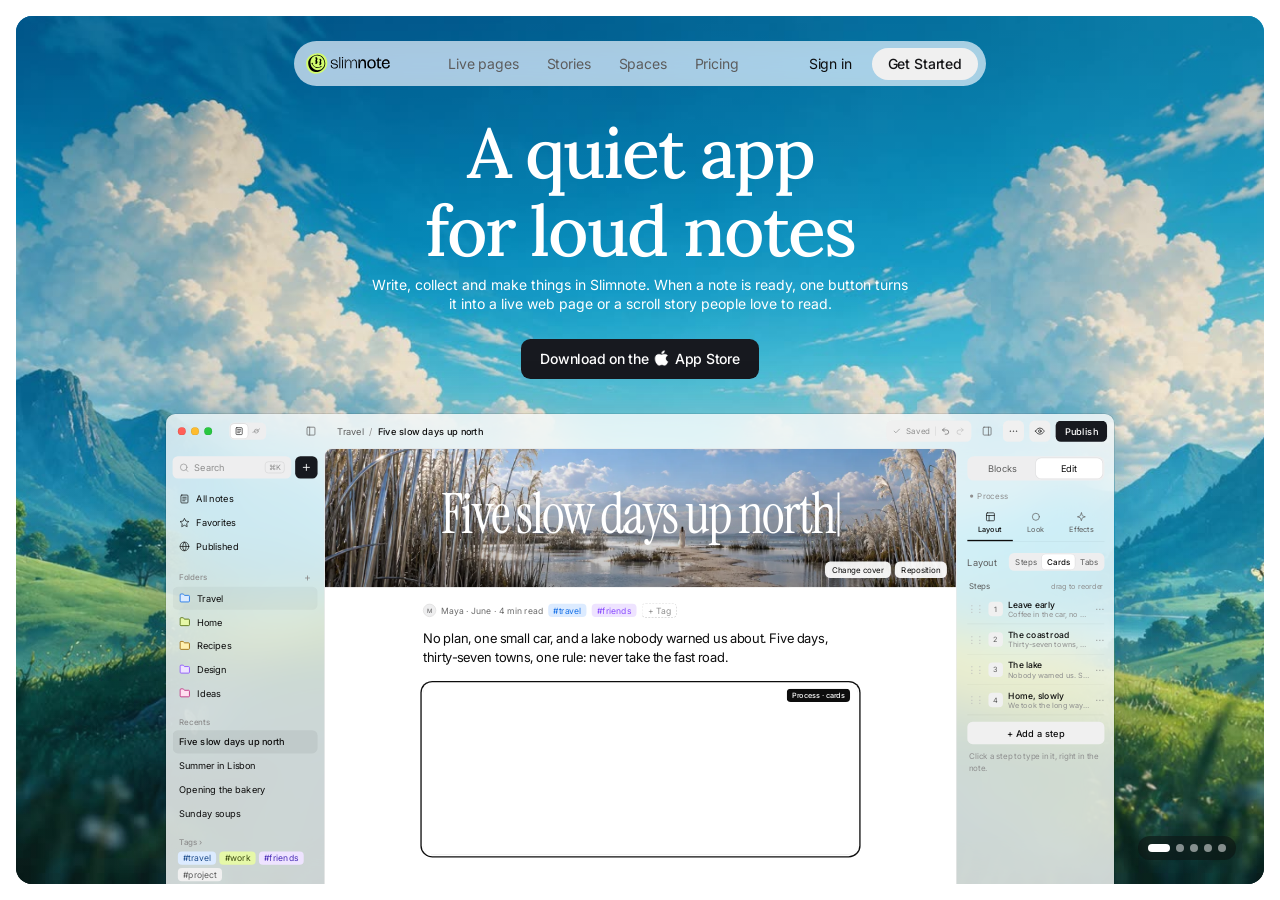
<file: versions/v4/index.html>
<!doctype html>
<html lang="en">
<head>
<meta charset="utf-8">
<meta name="viewport" content="width=device-width, initial-scale=1, viewport-fit=cover">
<title>Slimnote — a quiet app for loud notes</title>
<meta name="description" content="Write, collect and make things in Slimnote. When a note is ready, one button turns it into a live web page.">
<link rel="icon" type="image/svg+xml" href="../../assets/img/slimnote-mark.svg">
<link rel="preconnect" href="https://fonts.googleapis.com">
<link rel="preconnect" href="https://fonts.gstatic.com" crossorigin>
<link rel="stylesheet" href="https://fonts.googleapis.com/css2?family=Lora:wght@500&amp;family=Google+Sans+Flex:wght@400&amp;family=Instrument+Serif:ital@0;1&amp;family=Caveat:wght@500&amp;family=Inter:wght@500&amp;display=swap">
<link rel="stylesheet" href="css/site.css">
</head>
<body>



<main>
  <section class="hero hero--pill" data-hero aria-label="Slimnote">
    <div class="hero-card">
      <video class="hero-video" src="../../assets/video/hero.mp4" poster="../../assets/video/hero-poster.jpg" autoplay muted loop playsinline aria-hidden="true"></video>
      <div class="hero-shade" aria-hidden="true"></div>
      <header class="nav-pill">
        <nav class="nav-pill-inner" aria-label="Main">
          <a class="nav-logo" href="/" aria-label="Slimnote home"><img src="../../assets/img/slimnote-logo.svg" alt="Slimnote" width="84" height="21"></a>
          <div class="nav-links">
            <a href="#pages">Live pages</a>
            <a href="#stories">Stories</a>
            <a href="#spaces">Spaces</a>
            <a href="#pricing">Pricing</a>
          </div>
          <div class="nav-right">
            <a class="nav-signin" href="https://web.slimnote.app">Sign in</a>
            <a class="btn-quiet btn-round press" href="#get-started">Get Started</a>
          </div>
        </nav>
      </header>

      <div class="hero-content">
        <div class="hero-copy">
          <div class="hero-text">
            <h1 class="hero-title">A quiet app<br>for loud notes</h1>
            <p class="hero-sub">Write, collect and make things in Slimnote. When a note is ready, one button turns it into a live web page or a scroll story people love to read.</p>
          </div>
          <a class="btn-store press" href="#get-started">Download on the <img src="../../assets/img/apple-logo.png" alt="Apple" width="17" height="17"> App Store</a>
        </div>

        <div class="note-dots" role="group" aria-label="Choose a note">
          <button type="button" aria-label="Photo cover and process"></button>
          <button type="button" aria-label="Scrapbook gallery"></button>
          <button type="button" aria-label="Dynamic text"></button>
          <button type="button" aria-label="Tasks and canvas"></button>
          <button type="button" aria-label="Publishing"></button>
        </div>

        <div class="app-frame">
        <div class="app-window" role="img" aria-label="The Slimnote Mac app, showing notes being made">
          <div class="app-scale">
<div class="screen" data-note="cover" aria-hidden="true">
<!-- Five slow days up north — photo cover and process -->
<div style="width: 1440px; height: 900px; position: relative; overflow: hidden; background: #f9f9f9; color: #0d0d0d; font-family: -apple-system, BlinkMacSystemFont, 'SF Pro Text', 'Inter', 'Segoe UI', system-ui, sans-serif; -webkit-font-smoothing: antialiased; display: flex; flex-direction: column; font-size: 14px;">
  <!-- Top bar -->
  <div style="height: 52px; flex: 0 0 52px; display: flex; align-items: center;">
    <div style="width: 240px; flex: 0 0 240px; display: flex; align-items: center; gap: 10px; padding: 0 12px 0 18px; box-sizing: border-box;">
      <span style="display: flex; gap: 8px; width: 68px; flex: 0 0 68px;" aria-hidden="true"><span style="width: 12px; height: 12px; border-radius: 50%; background: #ff5f57; box-shadow: inset 0 0 0 0.5px rgba(0,0,0,0.2);"></span><span style="width: 12px; height: 12px; border-radius: 50%; background: #febc2e; box-shadow: inset 0 0 0 0.5px rgba(0,0,0,0.2);"></span><span style="width: 12px; height: 12px; border-radius: 50%; background: #28c840; box-shadow: inset 0 0 0 0.5px rgba(0,0,0,0.2);"></span></span>
      <div style="display: flex; padding: 2px; border-radius: 8px; background: #eeeeef; margin-left: 0; margin-right: auto;">
        <span style="width: 26px; height: 22px; border-radius: 6px; background: #ffffff; box-shadow: 0 0 0 1px rgba(0,0,0,0.08); display: flex; align-items: center; justify-content: center;"><svg aria-hidden="true" width="14" height="14" viewBox="0 0 24 24" fill="none" stroke="#0d0d0d" stroke-width="1.6" stroke-linecap="round" stroke-linejoin="round"><rect width="16" height="18" x="4" y="3" rx="2"></rect><path d="M8 8h8"></path><path d="M8 12h8"></path><path d="M8 16h5"></path></svg></span>
        <span style="width: 26px; height: 22px; display: flex; align-items: center; justify-content: center;"><svg aria-hidden="true" width="14" height="14" viewBox="0 0 24 24" fill="none" stroke="#8f8f8f" stroke-width="1.6" stroke-linecap="round" stroke-linejoin="round"><circle cx="12" cy="12" r="5"></circle><path d="M3 15c3-1 15-6 18-9"></path></svg></span>
      </div>
      <svg aria-hidden="true" width="16" height="16" viewBox="0 0 24 24" fill="none" stroke="#5d5d5d" stroke-width="1.6" stroke-linecap="round" stroke-linejoin="round"><rect width="18" height="18" x="3" y="3" rx="2"></rect><path d="M9 3v18"></path></svg>
    </div>
    <div style="flex: 1 1 auto; display: flex; align-items: center; gap: 8px; padding-left: 20px;">
      <span style="color: #5d5d5d;">Travel</span><span style="color: #8f8f8f;">/</span><span style="font-weight: 500;">Five slow days up north</span>
    </div>
    <div style="display: flex; align-items: center; gap: 8px; padding-right: 12px;">
      <span style="display: inline-flex; align-items: center; gap: 8px; height: 32px; padding: 0 10px; border-radius: 8px; background: #f0f0f0; font-size: 12px; color: #8f8f8f;"><svg aria-hidden="true" width="12" height="12" viewBox="0 0 24 24" fill="none" stroke="currentColor" stroke-width="2.2" stroke-linecap="round" stroke-linejoin="round"><path d="M20 6 9 17l-5-5"></path></svg>Saved<span style="width: 1px; height: 14px; background: rgba(0,0,0,0.1);"></span><svg aria-hidden="true" width="14" height="14" viewBox="0 0 24 24" fill="none" stroke="#5d5d5d" stroke-width="1.7" stroke-linecap="round" stroke-linejoin="round"><path d="M9 14 4 9l5-5"></path><path d="M4 9h10.5a5.5 5.5 0 0 1 0 11H11"></path></svg><svg aria-hidden="true" width="14" height="14" viewBox="0 0 24 24" fill="none" stroke="#bdbdbd" stroke-width="1.7" stroke-linecap="round" stroke-linejoin="round"><path d="m15 14 5-5-5-5"></path><path d="M20 9H9.5a5.5 5.5 0 0 0 0 11H13"></path></svg></span>
      <span style="width: 32px; height: 35px; display: flex; align-items: center; justify-content: center;"><svg aria-hidden="true" width="16" height="16" viewBox="0 0 24 24" fill="none" stroke="#5d5d5d" stroke-width="1.6" stroke-linecap="round" stroke-linejoin="round"><rect width="18" height="18" x="3" y="3" rx="2"></rect><path d="M15 3v18"></path></svg></span>
      <span style="width: 32px; height: 32px; border-radius: 8px; background: #f0f0f0; display: flex; align-items: center; justify-content: center;"><svg aria-hidden="true" width="16" height="16" viewBox="0 0 24 24" fill="#3a3a3a"><circle cx="5" cy="12" r="1.6"></circle><circle cx="12" cy="12" r="1.6"></circle><circle cx="19" cy="12" r="1.6"></circle></svg></span>
      <span style="width: 32px; height: 32px; border-radius: 8px; background: #f0f0f0; display: flex; align-items: center; justify-content: center;"><svg aria-hidden="true" width="16" height="16" viewBox="0 0 24 24" fill="none" stroke="#0d0d0d" stroke-width="1.6" stroke-linecap="round" stroke-linejoin="round"><path d="M2 12s3.5-7 10-7 10 7 10 7-3.5 7-10 7S2 12 2 12Z"></path><circle cx="12" cy="12" r="3"></circle></svg></span>
      <span data-pub style="height: 32px; padding: 0 14px; border-radius: 8px; background: #17191f; color: #ffffff; font-weight: 500; display: flex; align-items: center; gap: 6px; transition: background-color 200ms ease, color 200ms ease, transform 160ms cubic-bezier(0.23,1,0.32,1);">Publish</span>
    </div>
  </div>
  <div style="flex: 1 1 auto; display: flex; min-height: 0;">
    <!-- Sidebar -->
    <div style="width: 240px; flex: 0 0 240px; padding: 12px 10px; box-sizing: border-box; display: flex; flex-direction: column; gap: 1px;">
      <div style="display: flex; gap: 6px; margin-bottom: 12px;">
        <div style="flex: 1; height: 34px; border-radius: 8px; background: #eeeeef; display: flex; align-items: center; gap: 8px; padding: 0 10px; color: #8f8f8f;"><svg aria-hidden="true" width="15" height="15" viewBox="0 0 24 24" fill="none" stroke="currentColor" stroke-width="1.6" stroke-linecap="round"><circle cx="11" cy="11" r="8"></circle><path d="m21 21-4.3-4.3"></path></svg>Search<span style="margin-left: auto; font-size: 11px; padding: 1px 5px; border-radius: 5px; border: 1px solid rgba(0,0,0,0.1);">⌘K</span></div>
        <span style="width: 34px; height: 34px; border-radius: 8px; background: #17191f; display: flex; align-items: center; justify-content: center;"><svg aria-hidden="true" width="16" height="16" viewBox="0 0 24 24" fill="none" stroke="#ffffff" stroke-width="2" stroke-linecap="round"><path d="M12 5v14"></path><path d="M5 12h14"></path></svg></span>
      </div>
      <div style="height: 35px; display: flex; align-items: center; gap: 10px; padding: 0 10px;"><svg aria-hidden="true" width="16" height="16" viewBox="0 0 24 24" fill="none" stroke="#0d0d0d" stroke-width="1.6" stroke-linecap="round" stroke-linejoin="round"><rect width="16" height="18" x="4" y="3" rx="2"></rect><path d="M8 8h8"></path><path d="M8 12h8"></path><path d="M8 16h5"></path></svg>All notes</div>
      <div style="height: 35px; display: flex; align-items: center; gap: 10px; padding: 0 10px;"><svg aria-hidden="true" width="16" height="16" viewBox="0 0 24 24" fill="none" stroke="#0d0d0d" stroke-width="1.6" stroke-linejoin="round"><polygon points="12 2 15.09 8.26 22 9.27 17 14.14 18.18 21.02 12 17.77 5.82 21.02 7 14.14 2 9.27 8.91 8.26 12 2"></polygon></svg>Favorites</div>
      <div style="height: 35px; display: flex; align-items: center; gap: 10px; padding: 0 10px;"><svg aria-hidden="true" width="16" height="16" viewBox="0 0 24 24" fill="none" stroke="#0d0d0d" stroke-width="1.6" stroke-linecap="round"><circle cx="12" cy="12" r="10"></circle><path d="M12 2a14.5 14.5 0 0 0 0 20 14.5 14.5 0 0 0 0-20"></path><path d="M2 12h20"></path></svg>Published</div>
      <div style="display: flex; align-items: center; justify-content: space-between; padding: 18px 10px 4px; font-size: 12px; font-weight: 500; color: #8f8f8f;">Folders<span style="font-size: 16px; font-weight: 400;">+</span></div>
      <div style="height: 35px; display: flex; align-items: center; gap: 10px; padding: 0 10px; border-radius: 8px; background: rgba(0,0,0,0.04);"><svg aria-hidden="true" width="17" height="17" viewBox="0 0 24 24" fill="#dcebff" stroke="#1a73e8" stroke-width="1.8" stroke-linejoin="round"><path d="M20 20a2 2 0 0 0 2-2V8a2 2 0 0 0-2-2h-7.9a2 2 0 0 1-1.69-.9L9.6 3.9A2 2 0 0 0 7.93 3H4a2 2 0 0 0-2 2v13a2 2 0 0 0 2 2Z"></path></svg>Travel</div>
      <div style="height: 35px; display: flex; align-items: center; gap: 10px; padding: 0 10px;"><svg aria-hidden="true" width="17" height="17" viewBox="0 0 24 24" fill="#e6f8a8" stroke="#4f6b0a" stroke-width="1.8" stroke-linejoin="round"><path d="M20 20a2 2 0 0 0 2-2V8a2 2 0 0 0-2-2h-7.9a2 2 0 0 1-1.69-.9L9.6 3.9A2 2 0 0 0 7.93 3H4a2 2 0 0 0-2 2v13a2 2 0 0 0 2 2Z"></path></svg>Home</div>
      <div style="height: 35px; display: flex; align-items: center; gap: 10px; padding: 0 10px;"><svg aria-hidden="true" width="17" height="17" viewBox="0 0 24 24" fill="#fff0b0" stroke="#9a6700" stroke-width="1.8" stroke-linejoin="round"><path d="M20 20a2 2 0 0 0 2-2V8a2 2 0 0 0-2-2h-7.9a2 2 0 0 1-1.69-.9L9.6 3.9A2 2 0 0 0 7.93 3H4a2 2 0 0 0-2 2v13a2 2 0 0 0 2 2Z"></path></svg>Recipes</div>
      <div style="height: 35px; display: flex; align-items: center; gap: 10px; padding: 0 10px;"><svg aria-hidden="true" width="17" height="17" viewBox="0 0 24 24" fill="#eee3ff" stroke="#8a4dff" stroke-width="1.8" stroke-linejoin="round"><path d="M20 20a2 2 0 0 0 2-2V8a2 2 0 0 0-2-2h-7.9a2 2 0 0 1-1.69-.9L9.6 3.9A2 2 0 0 0 7.93 3H4a2 2 0 0 0-2 2v13a2 2 0 0 0 2 2Z"></path></svg>Design</div>
      <div style="height: 35px; display: flex; align-items: center; gap: 10px; padding: 0 10px;"><svg aria-hidden="true" width="17" height="17" viewBox="0 0 24 24" fill="#ffe0f0" stroke="#c02a7f" stroke-width="1.8" stroke-linejoin="round"><path d="M20 20a2 2 0 0 0 2-2V8a2 2 0 0 0-2-2h-7.9a2 2 0 0 1-1.69-.9L9.6 3.9A2 2 0 0 0 7.93 3H4a2 2 0 0 0-2 2v13a2 2 0 0 0 2 2Z"></path></svg>Ideas</div>
      <div style="padding: 18px 10px 4px; font-size: 12px; font-weight: 500; color: #8f8f8f;">Recents</div>
      <div style="height: 35px; display: flex; align-items: center; padding: 0 10px; border-radius: 8px; background: rgba(0,0,0,0.06); font-weight: 500;">Five slow days up north</div>
      <div style="height: 35px; display: flex; align-items: center; padding: 0 10px;">Summer in Lisbon</div>
      <div style="height: 35px; display: flex; align-items: center; padding: 0 10px;">Opening the bakery</div>
      <div style="height: 35px; display: flex; align-items: center; padding: 0 10px;">Sunday soups</div>
      <div style="padding: 18px 10px 6px; font-size: 12px; font-weight: 500; color: #8f8f8f;">Tags ›</div>
      <div style="display: flex; flex-wrap: wrap; gap: 5px; padding: 0 8px; font-size: 13px;">
        <span style="padding: 2px 8px; border-radius: 6px; background: #dcebff; color: #1f4f8f;">#travel</span>
        <span style="padding: 2px 8px; border-radius: 6px; background: #e6f8a8; color: #3d4d12;">#work</span>
        <span style="padding: 2px 8px; border-radius: 6px; background: #eee3ff; color: #4b2fb8;">#friends</span>
        <span style="padding: 2px 8px; border-radius: 6px; background: #f0f0f0; color: #5d5d5d;">#project</span>
      </div>
      <div style="margin-top: auto; border-top: 1px solid rgba(0,0,0,0.08); padding: 12px 8px 0; display: flex; align-items: center; gap: 10px;">
        <span style="width: 25px; height: 25px; border-radius: 50%; background: #eeeeef; border: 1px solid #dcdcdc; display: flex; align-items: center; justify-content: center; font-size: 10px; color: #5d5d5d;">MO</span><span style="font-weight: 500;">Maya</span><span style="color: #8f8f8f;">· Pro</span>
      </div>
    </div>
    <!-- Note card -->
    <div data-card style="flex: 1 1 auto; min-width: 0; margin: 0 16px 8px 0; background: #ffffff; border: 1px solid rgba(0,0,0,0.08); border-radius: 12px; overflow: hidden; position: relative;">
      <!-- Photo cover with the title on it (selected) -->
      <div style="position: relative; height: 210px; overflow: hidden;">
        <img src="../../assets/img/reed-shore.webp" alt="Reeds on a quiet lake shore" style="width: 100%; height: 100%; object-fit: cover; object-position: center 55%; display: block;">
        <div aria-hidden="true" style="position: absolute; inset: 0; background: linear-gradient(180deg, rgba(0,0,0,0) 30%, rgba(0,0,0,0.28));"></div>
        <h1 style="position: absolute; left: 0; right: 0; top: 58px; margin: 0; text-align: center; font-family: 'Instrument Serif', ui-serif, Georgia, serif; font-weight: 400; font-size: 84px; line-height: 1; letter-spacing: -2.8px; color: #ffffff; text-shadow: 0 2px 24px rgba(0,0,0,0.25);">Five slow days up north</h1>
        <div style="position: absolute; right: 14px; bottom: 14px; display: flex; gap: 6px; font-size: 12px;">
          <span style="padding: 5px 10px; border-radius: 8px; background: rgba(255,255,255,0.92); color: #0d0d0d;">Change cover</span>
          <span style="padding: 5px 10px; border-radius: 8px; background: rgba(255,255,255,0.92); color: #0d0d0d;">Reposition</span>
        </div>
      </div>
      <div style="width: 660px; margin: 0 auto; padding-top: 24px;">
        <div style="display: flex; align-items: center; gap: 8px; font-size: 13px; color: #6b6b6b;">
          <span style="width: 20px; height: 20px; border-radius: 50%; background: #eeeeef; border: 1px solid #dcdcdc; display: flex; align-items: center; justify-content: center; font-size: 9px; color: #5d5d5d;">M</span>Maya · June · 4 min read
          <span style="padding: 2px 8px; border-radius: 6px; background: #dcebff; color: #1a73e8;">#travel</span>
          <span style="padding: 2px 8px; border-radius: 6px; background: #eee3ff; color: #8a4dff;">#friends</span>
          <span style="padding: 2px 8px; border-radius: 6px; border: 1px dashed rgba(0,0,0,0.18); color: #8f8f8f;">+ Tag</span>
        </div>
        <p style="margin: 18px 0 0; font-size: 20px; line-height: 1.45; letter-spacing: -0.45px;">No plan, one small car, and a lake nobody warned us about. Five days, thirty-seven towns, one rule: never take the fast road.</p>
        <!-- Process block, classic cards (selected) -->
        <div style="position: relative; margin-top: 24px; padding: 14px 0 14px 14px; border-radius: 14px; background: #ffffff; box-shadow: 0 0 0 2px #ffffff, 0 0 0 4px #0d0d0d; overflow: hidden;">
          <span style="position: absolute; right: 12px; top: 8px; z-index: 2; padding: 3px 8px; border-radius: 6px; background: #0d0d0d; color: #ffffff; font-size: 11px; font-weight: 500;">Process · cards</span>
          <div data-seq="240" style="display: flex; gap: 12px;">
            <div style="flex: 0 0 196px; border-radius: 12px; overflow: hidden; background: #ffffff; box-shadow: 0 0 0 1px rgba(0,0,0,0.1);">
              <img src="../../assets/img/boardwalk.webp" alt="Friends on a seaside boardwalk" style="width: 100%; height: 128px; object-fit: cover; display: block;">
              <div style="padding: 10px 12px 14px;">
                <div style="font-size: 10px; letter-spacing: 1px; color: #8f8f8f;">01</div>
                <div style="margin-top: 4px; font-family: ui-serif, 'New York', 'Iowan Old Style', Georgia, serif; font-size: 20px; line-height: 1.1; letter-spacing: -0.2px;">Leave early</div>
                <div style="margin-top: 4px; font-size: 13px; line-height: 1.45; color: #3d3d42;">Coffee in the car, no maps.</div>
              </div>
            </div>
            <div style="flex: 0 0 196px; border-radius: 12px; overflow: hidden; background: #ffffff; box-shadow: 0 0 0 1px rgba(0,0,0,0.1);">
              <img src="../../assets/img/hill-traveler.webp" alt="Someone leaping over a green hill" style="width: 100%; height: 128px; object-fit: cover; display: block;">
              <div style="padding: 10px 12px 14px;">
                <div style="font-size: 10px; letter-spacing: 1px; color: #8f8f8f;">02</div>
                <div style="margin-top: 4px; font-family: ui-serif, 'New York', 'Iowan Old Style', Georgia, serif; font-size: 20px; line-height: 1.1; letter-spacing: -0.2px;">The coast road</div>
                <div style="margin-top: 4px; font-size: 13px; line-height: 1.45; color: #3d3d42;">Thirty-seven towns, one rule.</div>
              </div>
            </div>
            <div style="flex: 0 0 196px; border-radius: 12px; overflow: hidden; background: #ffffff; box-shadow: 0 0 0 1px rgba(0,0,0,0.1);">
              <img src="../../assets/img/reed-shore.webp" alt="Reeds on a quiet lake shore" style="width: 100%; height: 128px; object-fit: cover; display: block;">
              <div style="padding: 10px 12px 14px;">
                <div style="font-size: 10px; letter-spacing: 1px; color: #8f8f8f;">03</div>
                <div style="margin-top: 4px; font-family: ui-serif, 'New York', 'Iowan Old Style', Georgia, serif; font-size: 20px; line-height: 1.1; letter-spacing: -0.2px;">The lake</div>
                <div style="margin-top: 4px; font-size: 13px; line-height: 1.45; color: #3d3d42;">Nobody warned us. Sam swam.</div>
              </div>
            </div>
            <div style="flex: 0 0 196px; border-radius: 12px; overflow: hidden; background: #ffffff; box-shadow: 0 0 0 1px rgba(0,0,0,0.1);">
              <img src="../../assets/img/oak-valley.webp" alt="An oak in a green valley" style="width: 100%; height: 128px; object-fit: cover; display: block;">
              <div style="padding: 10px 12px 14px;">
                <div style="font-size: 10px; letter-spacing: 1px; color: #8f8f8f;">04</div>
                <div style="margin-top: 4px; font-family: ui-serif, 'New York', 'Iowan Old Style', Georgia, serif; font-size: 20px; line-height: 1.1; letter-spacing: -0.2px;">Home, slowly</div>
                <div style="margin-top: 4px; font-size: 13px; line-height: 1.45; color: #3d3d42;">We took the long way back.</div>
              </div>
            </div>
          </div>
        </div>
      </div>
    </div>
    <!-- Right panel: process -->
    <div data-panel style="width: 224px; flex: 0 0 224px; padding: 12px 16px 12px 0; box-sizing: border-box; display: flex; flex-direction: column;">
      <div style="display: flex; padding: 3px; border-radius: 10px; background: #eeeeef;">
        <span style="flex: 1; text-align: center; padding: 7px 0; color: #5d5d5d;">Blocks</span>
        <span style="flex: 1; text-align: center; padding: 7px 0; border-radius: 8px; background: #ffffff; box-shadow: 0 0 0 1px rgba(0,0,0,0.06);">Edit</span>
      </div>
      <div style="display: flex; align-items: center; gap: 6px; padding: 16px 4px 8px; font-size: 12px; color: #8f8f8f;"><span style="width: 5px; height: 5px; border-radius: 50%; background: #8f8f8f;"></span>Process</div>
      <div style="display: flex; border-bottom: 1px solid rgba(0,0,0,0.08); margin-bottom: 12px; font-size: 12px;">
        <span style="flex: 1; display: flex; flex-direction: column; align-items: center; gap: 4px; padding: 8px 0 9px; font-size: 11px; color: #0d0d0d; border-bottom: 2px solid #0d0d0d; font-weight: 500;"><svg aria-hidden="true" width="16" height="16" viewBox="0 0 24 24" fill="none" stroke="#0d0d0d" stroke-width="1.6" stroke-linecap="round" stroke-linejoin="round"><rect width="18" height="18" x="3" y="3" rx="2"></rect><path d="M3 9h18"></path><path d="M9 21V9"></path></svg>Layout</span>
        <span style="flex: 1; display: flex; flex-direction: column; align-items: center; gap: 4px; padding: 8px 0 9px; font-size: 11px; color: #5d5d5d;"><svg aria-hidden="true" width="16" height="16" viewBox="0 0 24 24" fill="none" stroke="#5d5d5d" stroke-width="1.6" stroke-linecap="round" stroke-linejoin="round"><circle cx="12" cy="12" r="8"></circle></svg>Look</span>
        <span style="flex: 1; display: flex; flex-direction: column; align-items: center; gap: 4px; padding: 8px 0 9px; font-size: 11px; color: #5d5d5d;"><svg aria-hidden="true" width="16" height="16" viewBox="0 0 24 24" fill="none" stroke="#5d5d5d" stroke-width="1.6" stroke-linecap="round" stroke-linejoin="round"><path d="m12 3-1.9 5.8a2 2 0 0 1-1.3 1.3L3 12l5.8 1.9a2 2 0 0 1 1.3 1.3L12 21l1.9-5.8a2 2 0 0 1 1.3-1.3L21 12l-5.8-1.9a2 2 0 0 1-1.3-1.3Z"></path></svg>Effects</span>
      </div>
      <div style="height: 36px; display: flex; align-items: center; justify-content: space-between;"><span style="color: #5d5d5d;">Layout</span>
        <span style="display: flex; padding: 2px; border-radius: 8px; background: #eeeeef; font-size: 12px;"><span style="padding: 4px 8px; color: #5d5d5d;">Steps</span><span style="padding: 4px 8px; border-radius: 6px; background: #ffffff; box-shadow: 0 0 0 1px rgba(0,0,0,0.06); font-weight: 500;">Cards</span><span style="padding: 4px 8px; color: #5d5d5d;">Tabs</span></span>
      </div>
      <div style="display: flex; justify-content: space-between; padding: 12px 2px 4px; font-size: 12px;"><span style="color: #5d5d5d;">Steps</span><span style="color: #8f8f8f; font-size: 11px;">drag to reorder</span></div>
      <div style="height: 46px; display: flex; align-items: center; gap: 8px; border-bottom: 1px solid rgba(0,0,0,0.05);"><span style="color: #bdbdbd; letter-spacing: -2px;">⋮⋮</span><span style="width: 22px; height: 22px; border-radius: 6px; background: #f0f0f0; font-size: 11px; display: flex; align-items: center; justify-content: center; color: #5d5d5d;">1</span><div style="flex: 1; min-width: 0;"><div style="font-weight: 500; font-size: 13px;">Leave early</div><div style="font-size: 11px; color: #8f8f8f; white-space: nowrap; overflow: hidden; text-overflow: ellipsis;">Coffee in the car, no maps.</div></div><span style="color: #8f8f8f;">⋯</span></div>
      <div style="height: 46px; display: flex; align-items: center; gap: 8px; border-bottom: 1px solid rgba(0,0,0,0.05);"><span style="color: #bdbdbd; letter-spacing: -2px;">⋮⋮</span><span style="width: 22px; height: 22px; border-radius: 6px; background: #f0f0f0; font-size: 11px; display: flex; align-items: center; justify-content: center; color: #5d5d5d;">2</span><div style="flex: 1; min-width: 0;"><div style="font-weight: 500; font-size: 13px;">The coast road</div><div style="font-size: 11px; color: #8f8f8f; white-space: nowrap; overflow: hidden; text-overflow: ellipsis;">Thirty-seven towns, one rule.</div></div><span style="color: #8f8f8f;">⋯</span></div>
      <div style="height: 46px; display: flex; align-items: center; gap: 8px; border-bottom: 1px solid rgba(0,0,0,0.05);"><span style="color: #bdbdbd; letter-spacing: -2px;">⋮⋮</span><span style="width: 22px; height: 22px; border-radius: 6px; background: #f0f0f0; font-size: 11px; display: flex; align-items: center; justify-content: center; color: #5d5d5d;">3</span><div style="flex: 1; min-width: 0;"><div style="font-weight: 500; font-size: 13px;">The lake</div><div style="font-size: 11px; color: #8f8f8f; white-space: nowrap; overflow: hidden; text-overflow: ellipsis;">Nobody warned us. Sam swam.</div></div><span style="color: #8f8f8f;">⋯</span></div>
      <div style="height: 46px; display: flex; align-items: center; gap: 8px; border-bottom: 1px solid rgba(0,0,0,0.05);"><span style="color: #bdbdbd; letter-spacing: -2px;">⋮⋮</span><span style="width: 22px; height: 22px; border-radius: 6px; background: #f0f0f0; font-size: 11px; display: flex; align-items: center; justify-content: center; color: #5d5d5d;">4</span><div style="flex: 1; min-width: 0;"><div style="font-weight: 500; font-size: 13px;">Home, slowly</div><div style="font-size: 11px; color: #8f8f8f; white-space: nowrap; overflow: hidden; text-overflow: ellipsis;">We took the long way back.</div></div><span style="color: #8f8f8f;">⋯</span></div>
      <div style="margin-top: 10px; display: flex; align-items: center; justify-content: center; height: 34px; border-radius: 8px; background: #f0f0f0; font-weight: 500;">+ Add a step</div>
      <p style="margin: 10px 2px 0; font-size: 12px; line-height: 1.45; color: #8f8f8f;">Click a step to type in it, right in the note.</p>
    </div>
  </div>
</div>
</div>
<div class="screen" data-note="scrapbook" aria-hidden="true">
<!-- Dana turns 30 — scrapbook gallery -->
<div style="width: 1440px; height: 900px; position: relative; overflow: hidden; background: #f9f9f9; color: #0d0d0d; font-family: -apple-system, BlinkMacSystemFont, 'SF Pro Text', 'Inter', 'Segoe UI', system-ui, sans-serif; -webkit-font-smoothing: antialiased; display: flex; flex-direction: column; font-size: 14px;">
  <!-- Top bar -->
  <div style="height: 52px; flex: 0 0 52px; display: flex; align-items: center;">
    <div style="width: 240px; flex: 0 0 240px; display: flex; align-items: center; gap: 10px; padding: 0 12px 0 18px; box-sizing: border-box;">
      <span style="display: flex; gap: 8px; width: 68px; flex: 0 0 68px;" aria-hidden="true"><span style="width: 12px; height: 12px; border-radius: 50%; background: #ff5f57; box-shadow: inset 0 0 0 0.5px rgba(0,0,0,0.2);"></span><span style="width: 12px; height: 12px; border-radius: 50%; background: #febc2e; box-shadow: inset 0 0 0 0.5px rgba(0,0,0,0.2);"></span><span style="width: 12px; height: 12px; border-radius: 50%; background: #28c840; box-shadow: inset 0 0 0 0.5px rgba(0,0,0,0.2);"></span></span>
      <div style="display: flex; padding: 2px; border-radius: 8px; background: #eeeeef; margin-left: 0; margin-right: auto;">
        <span style="width: 26px; height: 22px; border-radius: 6px; background: #ffffff; box-shadow: 0 0 0 1px rgba(0,0,0,0.08); display: flex; align-items: center; justify-content: center;"><svg aria-hidden="true" width="14" height="14" viewBox="0 0 24 24" fill="none" stroke="#0d0d0d" stroke-width="1.6" stroke-linecap="round" stroke-linejoin="round"><rect width="16" height="18" x="4" y="3" rx="2"></rect><path d="M8 8h8"></path><path d="M8 12h8"></path><path d="M8 16h5"></path></svg></span>
        <span style="width: 26px; height: 22px; display: flex; align-items: center; justify-content: center;"><svg aria-hidden="true" width="14" height="14" viewBox="0 0 24 24" fill="none" stroke="#8f8f8f" stroke-width="1.6" stroke-linecap="round" stroke-linejoin="round"><circle cx="12" cy="12" r="5"></circle><path d="M3 15c3-1 15-6 18-9"></path></svg></span>
      </div>
      <svg aria-hidden="true" width="16" height="16" viewBox="0 0 24 24" fill="none" stroke="#5d5d5d" stroke-width="1.6" stroke-linecap="round" stroke-linejoin="round"><rect width="18" height="18" x="3" y="3" rx="2"></rect><path d="M9 3v18"></path></svg>
    </div>
    <div style="flex: 1 1 auto; display: flex; align-items: center; gap: 8px; padding-left: 20px;">
      <span style="color: #5d5d5d;">Home</span><span style="color: #8f8f8f;">/</span><span style="font-weight: 500;">Dana turns 30</span>
    </div>
    <div style="display: flex; align-items: center; gap: 8px; padding-right: 12px;">
      <span style="display: inline-flex; align-items: center; gap: 6px; font-size: 13px; color: #5d5d5d; margin-right: 6px;"><span style="display: flex;"><span style="width: 20px; height: 20px; border-radius: 50%; background: #eee3ff; border: 1.5px solid #ffffff; display: flex; align-items: center; justify-content: center; font-size: 9px; color: #4b2fb8;">S</span><span style="width: 20px; height: 20px; margin-left: -6px; border-radius: 50%; background: #e6f8a8; border: 1.5px solid #ffffff; display: flex; align-items: center; justify-content: center; font-size: 9px; color: #3d4d12;">C</span></span>Sam is editing</span>
      <span style="display: inline-flex; align-items: center; gap: 8px; height: 32px; padding: 0 10px; border-radius: 8px; background: #f0f0f0; font-size: 12px; color: #8f8f8f;"><svg aria-hidden="true" width="12" height="12" viewBox="0 0 24 24" fill="none" stroke="currentColor" stroke-width="2.2" stroke-linecap="round" stroke-linejoin="round"><path d="M20 6 9 17l-5-5"></path></svg>Saved<span style="width: 1px; height: 14px; background: rgba(0,0,0,0.1);"></span><svg aria-hidden="true" width="14" height="14" viewBox="0 0 24 24" fill="none" stroke="#5d5d5d" stroke-width="1.7" stroke-linecap="round" stroke-linejoin="round"><path d="M9 14 4 9l5-5"></path><path d="M4 9h10.5a5.5 5.5 0 0 1 0 11H11"></path></svg><svg aria-hidden="true" width="14" height="14" viewBox="0 0 24 24" fill="none" stroke="#bdbdbd" stroke-width="1.7" stroke-linecap="round" stroke-linejoin="round"><path d="m15 14 5-5-5-5"></path><path d="M20 9H9.5a5.5 5.5 0 0 0 0 11H13"></path></svg></span>
      <span style="width: 32px; height: 35px; display: flex; align-items: center; justify-content: center;"><svg aria-hidden="true" width="16" height="16" viewBox="0 0 24 24" fill="none" stroke="#5d5d5d" stroke-width="1.6" stroke-linecap="round" stroke-linejoin="round"><rect width="18" height="18" x="3" y="3" rx="2"></rect><path d="M15 3v18"></path></svg></span>
      <span style="width: 32px; height: 32px; border-radius: 8px; background: #f0f0f0; display: flex; align-items: center; justify-content: center;"><svg aria-hidden="true" width="16" height="16" viewBox="0 0 24 24" fill="#3a3a3a"><circle cx="5" cy="12" r="1.6"></circle><circle cx="12" cy="12" r="1.6"></circle><circle cx="19" cy="12" r="1.6"></circle></svg></span>
      <span style="width: 32px; height: 32px; border-radius: 8px; background: #f0f0f0; display: flex; align-items: center; justify-content: center;"><svg aria-hidden="true" width="16" height="16" viewBox="0 0 24 24" fill="none" stroke="#0d0d0d" stroke-width="1.6" stroke-linecap="round" stroke-linejoin="round"><path d="M2 12s3.5-7 10-7 10 7 10 7-3.5 7-10 7S2 12 2 12Z"></path><circle cx="12" cy="12" r="3"></circle></svg></span>
      <span data-pub style="height: 32px; padding: 0 14px; border-radius: 8px; background: #17191f; color: #ffffff; font-weight: 500; display: flex; align-items: center; gap: 6px; transition: background-color 200ms ease, color 200ms ease, transform 160ms cubic-bezier(0.23,1,0.32,1);">Publish</span>
    </div>
  </div>
  <div style="flex: 1 1 auto; display: flex; min-height: 0;">
    <!-- Sidebar -->
    <div style="width: 240px; flex: 0 0 240px; padding: 12px 10px; box-sizing: border-box; display: flex; flex-direction: column; gap: 1px;">
      <div style="display: flex; gap: 6px; margin-bottom: 12px;">
        <div style="flex: 1; height: 34px; border-radius: 8px; background: #eeeeef; display: flex; align-items: center; gap: 8px; padding: 0 10px; color: #8f8f8f;"><svg aria-hidden="true" width="15" height="15" viewBox="0 0 24 24" fill="none" stroke="currentColor" stroke-width="1.6" stroke-linecap="round"><circle cx="11" cy="11" r="8"></circle><path d="m21 21-4.3-4.3"></path></svg>Search<span style="margin-left: auto; font-size: 11px; padding: 1px 5px; border-radius: 5px; border: 1px solid rgba(0,0,0,0.1);">⌘K</span></div>
        <span style="width: 34px; height: 34px; border-radius: 8px; background: #17191f; display: flex; align-items: center; justify-content: center;"><svg aria-hidden="true" width="16" height="16" viewBox="0 0 24 24" fill="none" stroke="#ffffff" stroke-width="2" stroke-linecap="round"><path d="M12 5v14"></path><path d="M5 12h14"></path></svg></span>
      </div>
      <div style="height: 35px; display: flex; align-items: center; gap: 10px; padding: 0 10px;"><svg aria-hidden="true" width="16" height="16" viewBox="0 0 24 24" fill="none" stroke="#0d0d0d" stroke-width="1.6" stroke-linecap="round" stroke-linejoin="round"><rect width="16" height="18" x="4" y="3" rx="2"></rect><path d="M8 8h8"></path><path d="M8 12h8"></path><path d="M8 16h5"></path></svg>All notes</div>
      <div style="height: 35px; display: flex; align-items: center; gap: 10px; padding: 0 10px;"><svg aria-hidden="true" width="16" height="16" viewBox="0 0 24 24" fill="none" stroke="#0d0d0d" stroke-width="1.6" stroke-linejoin="round"><polygon points="12 2 15.09 8.26 22 9.27 17 14.14 18.18 21.02 12 17.77 5.82 21.02 7 14.14 2 9.27 8.91 8.26 12 2"></polygon></svg>Favorites</div>
      <div style="height: 35px; display: flex; align-items: center; gap: 10px; padding: 0 10px;"><svg aria-hidden="true" width="16" height="16" viewBox="0 0 24 24" fill="none" stroke="#0d0d0d" stroke-width="1.6" stroke-linecap="round"><circle cx="12" cy="12" r="10"></circle><path d="M12 2a14.5 14.5 0 0 0 0 20 14.5 14.5 0 0 0 0-20"></path><path d="M2 12h20"></path></svg>Published</div>
      <div style="display: flex; align-items: center; justify-content: space-between; padding: 18px 10px 4px; font-size: 12px; font-weight: 500; color: #8f8f8f;">Folders<span style="font-size: 16px; font-weight: 400;">+</span></div>
      <div style="height: 35px; display: flex; align-items: center; gap: 10px; padding: 0 10px;"><svg aria-hidden="true" width="17" height="17" viewBox="0 0 24 24" fill="#dcebff" stroke="#1a73e8" stroke-width="1.8" stroke-linejoin="round"><path d="M20 20a2 2 0 0 0 2-2V8a2 2 0 0 0-2-2h-7.9a2 2 0 0 1-1.69-.9L9.6 3.9A2 2 0 0 0 7.93 3H4a2 2 0 0 0-2 2v13a2 2 0 0 0 2 2Z"></path></svg>Travel</div>
      <div style="height: 35px; display: flex; align-items: center; gap: 10px; padding: 0 10px; border-radius: 8px; background: rgba(0,0,0,0.04);"><svg aria-hidden="true" width="17" height="17" viewBox="0 0 24 24" fill="#e6f8a8" stroke="#4f6b0a" stroke-width="1.8" stroke-linejoin="round"><path d="M20 20a2 2 0 0 0 2-2V8a2 2 0 0 0-2-2h-7.9a2 2 0 0 1-1.69-.9L9.6 3.9A2 2 0 0 0 7.93 3H4a2 2 0 0 0-2 2v13a2 2 0 0 0 2 2Z"></path></svg>Home</div>
      <div style="height: 35px; display: flex; align-items: center; gap: 10px; padding: 0 10px;"><svg aria-hidden="true" width="17" height="17" viewBox="0 0 24 24" fill="#fff0b0" stroke="#9a6700" stroke-width="1.8" stroke-linejoin="round"><path d="M20 20a2 2 0 0 0 2-2V8a2 2 0 0 0-2-2h-7.9a2 2 0 0 1-1.69-.9L9.6 3.9A2 2 0 0 0 7.93 3H4a2 2 0 0 0-2 2v13a2 2 0 0 0 2 2Z"></path></svg>Recipes</div>
      <div style="height: 35px; display: flex; align-items: center; gap: 10px; padding: 0 10px;"><svg aria-hidden="true" width="17" height="17" viewBox="0 0 24 24" fill="#eee3ff" stroke="#8a4dff" stroke-width="1.8" stroke-linejoin="round"><path d="M20 20a2 2 0 0 0 2-2V8a2 2 0 0 0-2-2h-7.9a2 2 0 0 1-1.69-.9L9.6 3.9A2 2 0 0 0 7.93 3H4a2 2 0 0 0-2 2v13a2 2 0 0 0 2 2Z"></path></svg>Design</div>
      <div style="height: 35px; display: flex; align-items: center; gap: 10px; padding: 0 10px;"><svg aria-hidden="true" width="17" height="17" viewBox="0 0 24 24" fill="#ffe0f0" stroke="#c02a7f" stroke-width="1.8" stroke-linejoin="round"><path d="M20 20a2 2 0 0 0 2-2V8a2 2 0 0 0-2-2h-7.9a2 2 0 0 1-1.69-.9L9.6 3.9A2 2 0 0 0 7.93 3H4a2 2 0 0 0-2 2v13a2 2 0 0 0 2 2Z"></path></svg>Ideas</div>
      <div style="padding: 18px 10px 4px; font-size: 12px; font-weight: 500; color: #8f8f8f;">Recents</div>
      <div style="height: 35px; display: flex; align-items: center; padding: 0 10px; border-radius: 8px; background: rgba(0,0,0,0.06); font-weight: 500;">Dana turns 30</div>
      <div style="height: 35px; display: flex; align-items: center; padding: 0 10px;">Five slow days up north</div>
      <div style="height: 35px; display: flex; align-items: center; padding: 0 10px;">Opening the bakery</div>
      <div style="height: 35px; display: flex; align-items: center; padding: 0 10px;">Sunday soups</div>
      <div style="padding: 18px 10px 6px; font-size: 12px; font-weight: 500; color: #8f8f8f;">Tags ›</div>
      <div style="display: flex; flex-wrap: wrap; gap: 5px; padding: 0 8px; font-size: 13px;">
        <span style="padding: 2px 8px; border-radius: 6px; background: #ffe0f0; color: #8f1f5c;">#birthday</span>
        <span style="padding: 2px 8px; border-radius: 6px; background: #eee3ff; color: #4b2fb8;">#friends</span>
        <span style="padding: 2px 8px; border-radius: 6px; background: #dcebff; color: #1f4f8f;">#travel</span>
        <span style="padding: 2px 8px; border-radius: 6px; background: #e6f8a8; color: #3d4d12;">#work</span>
      </div>
      <div style="margin-top: auto; border-top: 1px solid rgba(0,0,0,0.08); padding: 12px 8px 0; display: flex; align-items: center; gap: 10px;">
        <span style="width: 25px; height: 25px; border-radius: 50%; background: #eeeeef; border: 1px solid #dcdcdc; display: flex; align-items: center; justify-content: center; font-size: 10px; color: #5d5d5d;">CM</span><span style="font-weight: 500;">Chloe</span><span style="color: #8f8f8f;">· Family</span>
      </div>
    </div>
    <!-- Note card -->
    <div data-card style="flex: 1 1 auto; min-width: 0; margin: 0 16px 8px 0; background: #ffffff; border: 1px solid rgba(0,0,0,0.08); border-radius: 12px; overflow: hidden; position: relative;">
      <div style="width: 680px; margin: 0 auto; padding-top: 30px;">
        <div style="display: flex; align-items: center; gap: 8px; font-size: 13px; color: #6b6b6b;">
          <span style="width: 20px; height: 20px; border-radius: 50%; background: #eeeeef; border: 1px solid #dcdcdc; display: flex; align-items: center; justify-content: center; font-size: 9px; color: #5d5d5d;">C</span>Chloe, Sam · Jun 14 · 2 min read
          <span style="padding: 2px 8px; border-radius: 6px; background: #ffe0f0; color: #8f1f5c;">#birthday</span>
          <span style="padding: 2px 8px; border-radius: 6px; background: #eee3ff; color: #4b2fb8;">#friends</span>
        </div>
        <h1 style="margin: 22px 0 0; font-family: 'Instrument Serif', ui-serif, Georgia, serif; font-weight: 400; font-size: 92px; line-height: 0.95; letter-spacing: -2.5px;">Dana turns <span style="font-style: italic;">30</span></h1>
        <p style="margin: 18px 0 0; font-size: 20px; line-height: 1.4; letter-spacing: -0.45px;">Rooftop, string lights, a cake that almost didn’t make it up the stairs.</p>
      </div>
      <!-- Scrapbook gallery, selected -->
      <div style="position: relative; width: 760px; height: 470px; margin: 26px auto 0; border-radius: 12px; overflow: hidden; background-color: #f6f6f2; background-image: linear-gradient(rgba(70,90,160,0.16) 1px, transparent 1px), linear-gradient(90deg, rgba(70,90,160,0.16) 1px, transparent 1px); background-size: 28px 28px; box-shadow: inset 0 0 0 2px #0d0d0d;">
        <span style="position: absolute; left: 12px; top: 12px; z-index: 6; padding: 3px 8px; border-radius: 6px; background: #0d0d0d; color: #ffffff; font-size: 11px; font-weight: 500;">Gallery · scrapbook</span>
        <!-- torn note -->
        <div style="position: absolute; left: 34px; top: 54px; width: 190px; padding: 18px 16px 22px; background: #fffdf6; transform: rotate(-5deg); box-shadow: 0 6px 16px rgba(0,0,0,0.12); clip-path: polygon(0 4%, 8% 0, 18% 3%, 30% 0, 44% 2%, 58% 0, 72% 3%, 86% 0, 100% 2%, 100% 100%, 0 100%);">
          <p style="margin: 0; font-family: 'Caveat', 'Bradley Hand', cursive; font-size: 26px; line-height: 1.1; color: #2b2b2b;">Saturday, 7pm<br>rooftop!! bring<br>a sweater</p>
        </div>
        <span style="position: absolute; left: 80px; top: 40px; width: 90px; height: 22px; background: rgba(210,252,108,0.85); transform: rotate(-8deg);"></span>
        <!-- big polaroid -->
        <div style="position: absolute; left: 236px; top: 30px; width: 268px; padding: 12px 12px 46px; background: #fbfaf6; transform: rotate(2.5deg); box-shadow: 0 14px 30px rgba(0,0,0,0.2);">
          <img src="../../assets/img/rooftop.webp" alt="The rooftop at dusk" style="width: 244px; height: 250px; object-fit: cover; display: block;">
          <p style="margin: 8px 0 0; font-family: 'Caveat', 'Bradley Hand', cursive; font-size: 22px; color: #3a3a3a;">the view, 8:12pm</p>
        </div>
        <span style="position: absolute; left: 330px; top: 18px; width: 80px; height: 22px; background: rgba(185,166,245,0.8); transform: rotate(4deg);"></span>
        <!-- cake -->
        <div style="position: absolute; left: 520px; top: 46px; width: 200px; padding: 9px 9px 32px; background: #fbfaf6; transform: rotate(-4deg); box-shadow: 0 12px 26px rgba(0,0,0,0.18);">
          <img src="../../assets/img/cake.webp" alt="Birthday cake with candles" style="width: 182px; height: 170px; object-fit: cover; display: block;">
          <p style="margin: 6px 0 0; font-family: 'Caveat', 'Bradley Hand', cursive; font-size: 19px; color: #3a3a3a;">made it! (barely)</p>
        </div>
        <!-- lights small square -->
        <div style="position: absolute; left: 44px; top: 250px; width: 168px; padding: 8px; background: #ffffff; transform: rotate(4deg); box-shadow: 0 10px 22px rgba(0,0,0,0.16);">
          <img src="../../assets/img/lights.webp" alt="String lights" style="width: 152px; height: 150px; object-fit: cover; display: block;">
        </div>
        <!-- gift, torn edge -->
        <div style="position: absolute; left: 540px; top: 270px; width: 190px; transform: rotate(5deg); filter: drop-shadow(0 8px 14px rgba(0,0,0,0.18));">
          <img src="../../assets/img/gift.webp" alt="A wrapped gift" style="width: 190px; height: 160px; object-fit: cover; display: block; clip-path: polygon(0 3%, 10% 0, 22% 4%, 36% 1%, 50% 4%, 64% 0, 78% 3%, 90% 0, 100% 3%, 100% 97%, 88% 100%, 74% 96%, 60% 100%, 46% 97%, 32% 100%, 18% 96%, 6% 100%, 0 97%);">
        </div>
        <!-- ticket stub -->
        <div style="position: absolute; left: 252px; top: 362px; padding: 8px 14px; background: #fff0b0; border: 1.5px dashed #c9a43a; transform: rotate(-3deg); font-family: ui-monospace, 'SF Mono', Menlo, monospace; font-size: 11px; letter-spacing: 1.5px; color: #6b5310;">ADMIT ONE · DANA’S 30TH</div>
        <!-- stickers -->
        <img data-place src="../../assets/img/sticker-love-it.webp" alt="" style="position: absolute; left: 440px; top: 300px; width: 104px; transform: rotate(-10deg);">
        <img src="../../assets/img/sticker-daisy.webp" alt="" style="position: absolute; left: 190px; top: 220px; width: 66px; transform: rotate(14deg);">
        <img src="../../assets/img/sticker-smiley.webp" alt="" style="position: absolute; left: 686px; top: 20px; width: 64px; transform: rotate(10deg);">
      </div>
    </div>
    <!-- Right panel: gallery style -->
    <div data-panel style="width: 224px; flex: 0 0 224px; padding: 12px 16px 12px 0; box-sizing: border-box; display: flex; flex-direction: column;">
      <div style="display: flex; padding: 3px; border-radius: 10px; background: #eeeeef;">
        <span style="flex: 1; text-align: center; padding: 7px 0; color: #5d5d5d;">Blocks</span>
        <span style="flex: 1; text-align: center; padding: 7px 0; border-radius: 8px; background: #ffffff; box-shadow: 0 0 0 1px rgba(0,0,0,0.06);">Edit</span>
      </div>
      <div style="display: flex; align-items: center; gap: 6px; padding: 16px 4px 8px; font-size: 12px; color: #8f8f8f;"><span style="width: 5px; height: 5px; border-radius: 50%; background: #8f8f8f;"></span>Gallery</div>
      <div style="display: flex; border-bottom: 1px solid rgba(0,0,0,0.08); margin-bottom: 12px; font-size: 12px;">
        <span style="flex: 1; display: flex; flex-direction: column; align-items: center; gap: 4px; padding: 8px 0 9px; font-size: 11px; color: #5d5d5d;"><svg aria-hidden="true" width="16" height="16" viewBox="0 0 24 24" fill="none" stroke="#5d5d5d" stroke-width="1.6" stroke-linecap="round" stroke-linejoin="round"><rect width="18" height="18" x="3" y="3" rx="2"></rect><path d="M3 9h18"></path><path d="M9 21V9"></path></svg>Layout</span>
        <span style="flex: 1; display: flex; flex-direction: column; align-items: center; gap: 4px; padding: 8px 0 9px; font-size: 11px; color: #0d0d0d; border-bottom: 2px solid #0d0d0d; font-weight: 500;"><svg aria-hidden="true" width="16" height="16" viewBox="0 0 24 24" fill="none" stroke="#0d0d0d" stroke-width="1.6" stroke-linecap="round" stroke-linejoin="round"><circle cx="12" cy="12" r="8"></circle></svg>Look</span>
        <span style="flex: 1; display: flex; flex-direction: column; align-items: center; gap: 4px; padding: 8px 0 9px; font-size: 11px; color: #5d5d5d;"><svg aria-hidden="true" width="16" height="16" viewBox="0 0 24 24" fill="none" stroke="#5d5d5d" stroke-width="1.6" stroke-linecap="round" stroke-linejoin="round"><path d="m12 3-1.9 5.8a2 2 0 0 1-1.3 1.3L3 12l5.8 1.9a2 2 0 0 1 1.3 1.3L12 21l1.9-5.8a2 2 0 0 1 1.3-1.3L21 12l-5.8-1.9a2 2 0 0 1-1.3-1.3Z"></path></svg>Effects</span>
      </div>
      <div style="height: 40px; display: flex; align-items: center; justify-content: space-between;"><span style="color: #5d5d5d;">Style</span>
        <span style="display: flex; padding: 2px; border-radius: 8px; background: #eeeeef; font-size: 12px;"><span style="padding: 4px 8px; color: #5d5d5d;">Classic</span><span style="padding: 4px 8px; border-radius: 6px; background: #ffffff; box-shadow: 0 0 0 1px rgba(0,0,0,0.06); font-weight: 500;">✂ Scrapbook</span></span>
      </div>
      <div style="font-size: 12px; color: #5d5d5d; padding: 10px 2px 6px;">Paper</div>
      <div style="display: grid; grid-template-columns: repeat(4, minmax(0, 1fr)); gap: 6px;">
        <span style="height: 34px; border-radius: 7px; background: #ffffff; border: 1px solid rgba(0,0,0,0.1);"></span>
        <span style="height: 34px; border-radius: 7px; background-color: #e6d6ba; background-image: radial-gradient(rgba(90,60,20,0.2) 1px, transparent 1.2px); background-size: 5px 5px; border: 1px solid rgba(0,0,0,0.1);"></span>
        <span style="height: 34px; border-radius: 7px; background-color: #f6f6f2; background-image: linear-gradient(rgba(70,90,160,0.2) 1px, transparent 1px), linear-gradient(90deg, rgba(70,90,160,0.2) 1px, transparent 1px); background-size: 8px 8px; box-shadow: 0 0 0 2px #ffffff, 0 0 0 3px #0d0d0d;"></span>
        <span style="height: 34px; border-radius: 7px; background: #fbd9e3; border: 1px solid rgba(0,0,0,0.1);"></span>
      </div>
      <div style="font-size: 12px; color: #5d5d5d; padding: 14px 2px 6px;">Frames</div>
      <div style="display: flex; flex-wrap: wrap; gap: 5px; font-size: 12px;">
        <span style="padding: 3px 9px; border-radius: 999px; background: #0d0d0d; color: #ffffff;">Polaroid</span>
        <span style="padding: 3px 9px; border-radius: 999px; background: #f0f0f0;">Torn</span>
        <span style="padding: 3px 9px; border-radius: 999px; background: #f0f0f0;">Plain</span>
        <span style="padding: 3px 9px; border-radius: 999px; background: #f0f0f0;">Mixed</span>
      </div>
      <div style="height: 40px; margin-top: 12px; display: flex; align-items: center; justify-content: space-between; border-top: 1px solid rgba(0,0,0,0.06);"><span style="color: #5d5d5d;">Tape</span><span style="width: 32px; height: 18px; border-radius: 999px; background: #0d0d0d; position: relative;"><span style="position: absolute; right: 2px; top: 2px; width: 14px; height: 14px; border-radius: 50%; background: #ffffff;"></span></span></div>
      <div style="height: 40px; display: flex; align-items: center; justify-content: space-between; border-top: 1px solid rgba(0,0,0,0.06);"><span style="color: #5d5d5d;">Handwritten captions</span><span style="width: 32px; height: 18px; border-radius: 999px; background: #0d0d0d; position: relative;"><span style="position: absolute; right: 2px; top: 2px; width: 14px; height: 14px; border-radius: 50%; background: #ffffff;"></span></span></div>
      <div style="height: 40px; display: flex; align-items: center; justify-content: space-between; border-top: 1px solid rgba(0,0,0,0.06); border-bottom: 1px solid rgba(0,0,0,0.06);"><span style="color: #5d5d5d;">Tilt</span><span style="font-weight: 500;">Playful ▾</span></div>
      <div style="margin-top: 14px; display: flex; align-items: center; justify-content: center; gap: 6px; height: 34px; border-radius: 8px; border: 1px dashed rgba(0,0,0,0.2); color: #5d5d5d;">+ Add photos or stickers</div>
    </div>
  </div>
</div>
<div data-cursor="Chloe" class="cursor" aria-hidden="true"><div class="cursor-x"><div class="cursor-y"><div class="cursor-body"><img class="cursor-arrow" src="../../assets/img/cursor-blue.svg" width="27" height="28" alt=""><span class="cursor-tag is-blue">Chloe</span></div></div></div></div>
</div>
<div class="screen" data-note="writing" aria-hidden="true">
<!-- Year one — dynamic text -->
<div style="width: 1440px; height: 900px; position: relative; overflow: hidden; background: #f9f9f9; color: #0d0d0d; font-family: -apple-system, BlinkMacSystemFont, 'SF Pro Text', 'Inter', 'Segoe UI', system-ui, sans-serif; -webkit-font-smoothing: antialiased; display: flex; flex-direction: column; font-size: 14px;">
  <!-- Top bar -->
  <div style="height: 52px; flex: 0 0 52px; display: flex; align-items: center;">
    <div style="width: 240px; flex: 0 0 240px; display: flex; align-items: center; gap: 10px; padding: 0 12px 0 18px; box-sizing: border-box;">
      <span style="display: flex; gap: 8px; width: 68px; flex: 0 0 68px;" aria-hidden="true"><span style="width: 12px; height: 12px; border-radius: 50%; background: #ff5f57; box-shadow: inset 0 0 0 0.5px rgba(0,0,0,0.2);"></span><span style="width: 12px; height: 12px; border-radius: 50%; background: #febc2e; box-shadow: inset 0 0 0 0.5px rgba(0,0,0,0.2);"></span><span style="width: 12px; height: 12px; border-radius: 50%; background: #28c840; box-shadow: inset 0 0 0 0.5px rgba(0,0,0,0.2);"></span></span>
      <div style="display: flex; padding: 2px; border-radius: 8px; background: #eeeeef; margin-left: 0; margin-right: auto;">
        <span style="width: 26px; height: 22px; border-radius: 6px; background: #ffffff; box-shadow: 0 0 0 1px rgba(0,0,0,0.08); display: flex; align-items: center; justify-content: center;"><svg aria-hidden="true" width="14" height="14" viewBox="0 0 24 24" fill="none" stroke="#0d0d0d" stroke-width="1.6" stroke-linecap="round" stroke-linejoin="round"><rect width="16" height="18" x="4" y="3" rx="2"></rect><path d="M8 8h8"></path><path d="M8 12h8"></path><path d="M8 16h5"></path></svg></span>
        <span style="width: 26px; height: 22px; display: flex; align-items: center; justify-content: center;"><svg aria-hidden="true" width="14" height="14" viewBox="0 0 24 24" fill="none" stroke="#8f8f8f" stroke-width="1.6" stroke-linecap="round" stroke-linejoin="round"><circle cx="12" cy="12" r="5"></circle><path d="M3 15c3-1 15-6 18-9"></path></svg></span>
      </div>
      <svg aria-hidden="true" width="16" height="16" viewBox="0 0 24 24" fill="none" stroke="#5d5d5d" stroke-width="1.6" stroke-linecap="round" stroke-linejoin="round"><rect width="18" height="18" x="3" y="3" rx="2"></rect><path d="M9 3v18"></path></svg>
    </div>
    <div style="flex: 1 1 auto; display: flex; align-items: center; gap: 8px; padding-left: 20px;">
      <span style="color: #5d5d5d;">Ideas</span><span style="color: #8f8f8f;">/</span><span style="font-weight: 500;">Year one</span>
    </div>
    <div style="display: flex; align-items: center; gap: 8px; padding-right: 12px;">
      <span style="display: inline-flex; align-items: center; gap: 8px; height: 32px; padding: 0 10px; border-radius: 8px; background: #f0f0f0; font-size: 12px; color: #8f8f8f;">Editing…<span style="width: 1px; height: 14px; background: rgba(0,0,0,0.1);"></span><svg aria-hidden="true" width="14" height="14" viewBox="0 0 24 24" fill="none" stroke="#5d5d5d" stroke-width="1.7" stroke-linecap="round" stroke-linejoin="round"><path d="M9 14 4 9l5-5"></path><path d="M4 9h10.5a5.5 5.5 0 0 1 0 11H11"></path></svg><svg aria-hidden="true" width="14" height="14" viewBox="0 0 24 24" fill="none" stroke="#bdbdbd" stroke-width="1.7" stroke-linecap="round" stroke-linejoin="round"><path d="m15 14 5-5-5-5"></path><path d="M20 9H9.5a5.5 5.5 0 0 0 0 11H13"></path></svg></span>
      <span style="width: 32px; height: 35px; display: flex; align-items: center; justify-content: center;"><svg aria-hidden="true" width="16" height="16" viewBox="0 0 24 24" fill="none" stroke="#5d5d5d" stroke-width="1.6" stroke-linecap="round" stroke-linejoin="round"><rect width="18" height="18" x="3" y="3" rx="2"></rect><path d="M15 3v18"></path></svg></span>
      <span style="width: 32px; height: 32px; border-radius: 8px; background: #f0f0f0; display: flex; align-items: center; justify-content: center;"><svg aria-hidden="true" width="16" height="16" viewBox="0 0 24 24" fill="#3a3a3a"><circle cx="5" cy="12" r="1.6"></circle><circle cx="12" cy="12" r="1.6"></circle><circle cx="19" cy="12" r="1.6"></circle></svg></span>
      <span style="width: 32px; height: 32px; border-radius: 8px; background: #f0f0f0; display: flex; align-items: center; justify-content: center;"><svg aria-hidden="true" width="16" height="16" viewBox="0 0 24 24" fill="none" stroke="#0d0d0d" stroke-width="1.6" stroke-linecap="round" stroke-linejoin="round"><path d="M2 12s3.5-7 10-7 10 7 10 7-3.5 7-10 7S2 12 2 12Z"></path><circle cx="12" cy="12" r="3"></circle></svg></span>
      <span data-pub style="height: 32px; padding: 0 14px; border-radius: 8px; background: #17191f; color: #ffffff; font-weight: 500; display: flex; align-items: center; gap: 6px; transition: background-color 200ms ease, color 200ms ease, transform 160ms cubic-bezier(0.23,1,0.32,1);">Publish</span>
    </div>
  </div>
  <div style="flex: 1 1 auto; display: flex; min-height: 0;">
    <!-- Sidebar -->
    <div style="width: 240px; flex: 0 0 240px; padding: 12px 10px; box-sizing: border-box; display: flex; flex-direction: column; gap: 1px;">
      <div style="display: flex; gap: 6px; margin-bottom: 12px;">
        <div style="flex: 1; height: 34px; border-radius: 8px; background: #eeeeef; display: flex; align-items: center; gap: 8px; padding: 0 10px; color: #8f8f8f;"><svg aria-hidden="true" width="15" height="15" viewBox="0 0 24 24" fill="none" stroke="currentColor" stroke-width="1.6" stroke-linecap="round"><circle cx="11" cy="11" r="8"></circle><path d="m21 21-4.3-4.3"></path></svg>Search<span style="margin-left: auto; font-size: 11px; padding: 1px 5px; border-radius: 5px; border: 1px solid rgba(0,0,0,0.1);">⌘K</span></div>
        <span style="width: 34px; height: 34px; border-radius: 8px; background: #17191f; display: flex; align-items: center; justify-content: center;"><svg aria-hidden="true" width="16" height="16" viewBox="0 0 24 24" fill="none" stroke="#ffffff" stroke-width="2" stroke-linecap="round"><path d="M12 5v14"></path><path d="M5 12h14"></path></svg></span>
      </div>
      <div style="height: 35px; display: flex; align-items: center; gap: 10px; padding: 0 10px;"><svg aria-hidden="true" width="16" height="16" viewBox="0 0 24 24" fill="none" stroke="#0d0d0d" stroke-width="1.6" stroke-linecap="round" stroke-linejoin="round"><rect width="16" height="18" x="4" y="3" rx="2"></rect><path d="M8 8h8"></path><path d="M8 12h8"></path><path d="M8 16h5"></path></svg>All notes</div>
      <div style="height: 35px; display: flex; align-items: center; gap: 10px; padding: 0 10px;"><svg aria-hidden="true" width="16" height="16" viewBox="0 0 24 24" fill="none" stroke="#0d0d0d" stroke-width="1.6" stroke-linejoin="round"><polygon points="12 2 15.09 8.26 22 9.27 17 14.14 18.18 21.02 12 17.77 5.82 21.02 7 14.14 2 9.27 8.91 8.26 12 2"></polygon></svg>Favorites</div>
      <div style="height: 35px; display: flex; align-items: center; gap: 10px; padding: 0 10px;"><svg aria-hidden="true" width="16" height="16" viewBox="0 0 24 24" fill="none" stroke="#0d0d0d" stroke-width="1.6" stroke-linecap="round"><circle cx="12" cy="12" r="10"></circle><path d="M12 2a14.5 14.5 0 0 0 0 20 14.5 14.5 0 0 0 0-20"></path><path d="M2 12h20"></path></svg>Published</div>
      <div style="display: flex; align-items: center; justify-content: space-between; padding: 18px 10px 4px; font-size: 12px; font-weight: 500; color: #8f8f8f;">Folders<span style="font-size: 16px; font-weight: 400;">+</span></div>
      <div style="height: 35px; display: flex; align-items: center; gap: 10px; padding: 0 10px;"><svg aria-hidden="true" width="17" height="17" viewBox="0 0 24 24" fill="#dcebff" stroke="#1a73e8" stroke-width="1.8" stroke-linejoin="round"><path d="M20 20a2 2 0 0 0 2-2V8a2 2 0 0 0-2-2h-7.9a2 2 0 0 1-1.69-.9L9.6 3.9A2 2 0 0 0 7.93 3H4a2 2 0 0 0-2 2v13a2 2 0 0 0 2 2Z"></path></svg>Travel</div>
      <div style="height: 35px; display: flex; align-items: center; gap: 10px; padding: 0 10px;"><svg aria-hidden="true" width="17" height="17" viewBox="0 0 24 24" fill="#e6f8a8" stroke="#4f6b0a" stroke-width="1.8" stroke-linejoin="round"><path d="M20 20a2 2 0 0 0 2-2V8a2 2 0 0 0-2-2h-7.9a2 2 0 0 1-1.69-.9L9.6 3.9A2 2 0 0 0 7.93 3H4a2 2 0 0 0-2 2v13a2 2 0 0 0 2 2Z"></path></svg>Home</div>
      <div style="height: 35px; display: flex; align-items: center; gap: 10px; padding: 0 10px;"><svg aria-hidden="true" width="17" height="17" viewBox="0 0 24 24" fill="#fff0b0" stroke="#9a6700" stroke-width="1.8" stroke-linejoin="round"><path d="M20 20a2 2 0 0 0 2-2V8a2 2 0 0 0-2-2h-7.9a2 2 0 0 1-1.69-.9L9.6 3.9A2 2 0 0 0 7.93 3H4a2 2 0 0 0-2 2v13a2 2 0 0 0 2 2Z"></path></svg>Recipes</div>
      <div style="height: 35px; display: flex; align-items: center; gap: 10px; padding: 0 10px;"><svg aria-hidden="true" width="17" height="17" viewBox="0 0 24 24" fill="#eee3ff" stroke="#8a4dff" stroke-width="1.8" stroke-linejoin="round"><path d="M20 20a2 2 0 0 0 2-2V8a2 2 0 0 0-2-2h-7.9a2 2 0 0 1-1.69-.9L9.6 3.9A2 2 0 0 0 7.93 3H4a2 2 0 0 0-2 2v13a2 2 0 0 0 2 2Z"></path></svg>Design</div>
      <div style="height: 35px; display: flex; align-items: center; gap: 10px; padding: 0 10px; border-radius: 8px; background: rgba(0,0,0,0.04);"><svg aria-hidden="true" width="17" height="17" viewBox="0 0 24 24" fill="#ffe0f0" stroke="#c02a7f" stroke-width="1.8" stroke-linejoin="round"><path d="M20 20a2 2 0 0 0 2-2V8a2 2 0 0 0-2-2h-7.9a2 2 0 0 1-1.69-.9L9.6 3.9A2 2 0 0 0 7.93 3H4a2 2 0 0 0-2 2v13a2 2 0 0 0 2 2Z"></path></svg>Ideas</div>
      <div style="padding: 18px 10px 4px; font-size: 12px; font-weight: 500; color: #8f8f8f;">Recents</div>
      <div style="height: 35px; display: flex; align-items: center; padding: 0 10px; border-radius: 8px; background: rgba(0,0,0,0.06); font-weight: 500;">Year one</div>
      <div style="height: 35px; display: flex; align-items: center; padding: 0 10px;">Dana turns 30</div>
      <div style="height: 35px; display: flex; align-items: center; padding: 0 10px;">Five slow days up north</div>
      <div style="height: 35px; display: flex; align-items: center; padding: 0 10px;">Opening the bakery</div>
      <div style="padding: 18px 10px 6px; font-size: 12px; font-weight: 500; color: #8f8f8f;">Tags ›</div>
      <div style="display: flex; flex-wrap: wrap; gap: 5px; padding: 0 8px; font-size: 13px;">
        <span style="padding: 2px 8px; border-radius: 6px; background: #e6f8a8; color: #3d4d12;">#work</span>
        <span style="padding: 2px 8px; border-radius: 6px; background: #dcebff; color: #1f4f8f;">#project</span>
        <span style="padding: 2px 8px; border-radius: 6px; background: #eee3ff; color: #4b2fb8;">#friends</span>
        <span style="padding: 2px 8px; border-radius: 6px; background: #f0f0f0; color: #5d5d5d;">#journal</span>
      </div>
      <div style="margin-top: auto; border-top: 1px solid rgba(0,0,0,0.08); padding: 12px 8px 0; display: flex; align-items: center; gap: 10px;">
        <span style="width: 25px; height: 25px; border-radius: 50%; background: #eeeeef; border: 1px solid #dcdcdc; display: flex; align-items: center; justify-content: center; font-size: 10px; color: #5d5d5d;">LB</span><span style="font-weight: 500;">Lily</span><span style="color: #8f8f8f;">· Pro</span>
      </div>
    </div>
    <!-- Note card -->
    <div data-card style="flex: 1 1 auto; min-width: 0; margin: 0 16px 8px 0; background: #ffffff; border: 1px solid rgba(0,0,0,0.08); border-radius: 12px; overflow: hidden; position: relative;">
      <div style="width: 680px; margin: 0 auto; padding-top: 32px;">
        <div style="display: flex; align-items: center; gap: 8px; font-size: 13px; color: #6b6b6b;">
          <span style="display: inline-flex; align-items: center; gap: 6px; height: 26px; padding: 0 10px; border-radius: 6px; background: #f0f0f0; color: #5d5d5d;">Add cover</span>
          <span style="width: 20px; height: 20px; border-radius: 50%; background: #eeeeef; border: 1px solid #dcdcdc; display: flex; align-items: center; justify-content: center; font-size: 9px; color: #5d5d5d; margin-left: 4px;">L</span>Lily · Oct 30 · 3 min read
          <span style="padding: 2px 8px; border-radius: 6px; background: #ececec; color: #737373;">#journal</span>
        </div>
        <h1 style="margin: 24px 0 0; font-family: 'Instrument Serif', ui-serif, Georgia, serif; font-weight: 400; font-size: 88px; line-height: 0.95; letter-spacing: -2.5px;">Year one</h1>
        <!-- Dynamic text · Classic (selected) -->
        <div style="position: relative; margin-top: 26px; padding: 6px 0;">
          <div data-typewords style="display: flex; flex-wrap: wrap; align-items: center; gap: 8px 8px; line-height: 1;">
            <span style="padding: 6px 12px; border-radius: 8px; background: #fff0b0; font-family: -apple-system, 'SF Pro Display', 'Inter', system-ui, sans-serif; font-weight: 800; font-size: 40px; letter-spacing: 1px; transform: rotate(-0.6deg);">THE</span>
            <span style="padding: 6px 12px; border-radius: 8px; background: #eee3ff; font-family: -apple-system, 'SF Pro Display', 'Inter', system-ui, sans-serif; font-weight: 800; font-size: 40px; letter-spacing: 1px; transform: rotate(0.5deg);">BIGGEST</span>
            <span style="padding: 8px 16px; border-radius: 10px; background: #0d0d0d; color: #ffffff; font-family: -apple-system, 'SF Pro Display', 'Inter', system-ui, sans-serif; font-weight: 800; font-size: 54px; letter-spacing: 1.5px; transform: rotate(-0.4deg);">LESSONS</span>
            <span style="padding: 6px 12px; border-radius: 8px; background: #ffe6d2; font-family: -apple-system, 'SF Pro Display', 'Inter', system-ui, sans-serif; font-weight: 800; font-size: 40px; letter-spacing: 1px; transform: rotate(0.8deg);">WE</span>
            <span style="padding: 6px 12px; border-radius: 8px; background: #ffe0f0; font-family: -apple-system, 'SF Pro Display', 'Inter', system-ui, sans-serif; font-weight: 800; font-size: 40px; letter-spacing: 1px; transform: rotate(-0.8deg);">LEARNED</span>
          </div>
        </div>
        <p style="margin: 26px 0 0; font-size: 18px; line-height: 1.55; color: #1f1f1f;">Twelve months of four a.m. alarms, burnt crusts and a line out the door. Here’s what we’d tell ourselves on day one.</p>
        <!-- Dynamic text · Scrapbook -->
        <div data-typewords style="margin-top: 24px; display: flex; flex-wrap: wrap; align-items: center; gap: 10px 10px; line-height: 1;">
          <span style="padding: 6px 12px 8px; background: #f3d9c9; color: #3a2a20; font-family: 'Instrument Serif', Georgia, serif; font-size: 44px; transform: rotate(-2deg); box-shadow: 0 0 0 3px #ffffff, 0 4px 10px rgba(0,0,0,0.18);">bake</span>
          <span style="padding: 6px 12px 8px; background: #ffffff; color: #2f55b0; font-family: 'Arial Black', 'Helvetica Neue', sans-serif; font-weight: 900; font-size: 40px; transform: rotate(1.5deg); box-shadow: 0 0 0 1px rgba(0,0,0,0.08), 0 4px 10px rgba(0,0,0,0.18);">less,</span>
          <span style="padding: 8px 14px 10px; background: #111111; color: #ffffff; font-family: 'Courier New', ui-monospace, monospace; font-weight: 700; font-size: 46px; transform: rotate(-1deg); box-shadow: 0 0 0 3px #ffffff, 0 4px 10px rgba(0,0,0,0.2);">sell</span>
          <span style="padding: 6px 12px 8px; background: #dcebff; color: #1a3f8f; font-family: 'Instrument Serif', Georgia, serif; font-style: italic; font-size: 46px; transform: rotate(2deg); box-shadow: 0 0 0 3px #ffffff, 0 4px 10px rgba(0,0,0,0.18);">out</span>
          <span style="padding: 6px 12px 8px; background: #e6f8a8; color: #2a3a08; font-family: -apple-system, 'Inter', system-ui, sans-serif; font-weight: 800; font-size: 40px; transform: rotate(-1.5deg); box-shadow: 0 0 0 3px #ffffff, 0 4px 10px rgba(0,0,0,0.18);">earlier.</span>
        </div>
        <p style="margin: 26px 0 0; font-size: 18px; line-height: 1.55; color: #1f1f1f;">Nobody remembers the fourteenth kind of bread. Everybody remembers the one that was gone by ten.<span class="blink-caret" style="display: inline-block; width: 2px; height: 20px; background: #0d0d0d; vertical-align: -4px; margin-left: 2px;"></span></p>
      </div>
    </div>
    <!-- Right panel: dynamic text -->
    <div data-panel style="width: 224px; flex: 0 0 224px; padding: 12px 16px 12px 0; box-sizing: border-box; display: flex; flex-direction: column;">
      <div style="display: flex; padding: 3px; border-radius: 10px; background: #eeeeef;">
        <span style="flex: 1; text-align: center; padding: 7px 0; color: #5d5d5d;">Blocks</span>
        <span style="flex: 1; text-align: center; padding: 7px 0; border-radius: 8px; background: #ffffff; box-shadow: 0 0 0 1px rgba(0,0,0,0.06);">Edit</span>
      </div>
      <div style="display: flex; align-items: center; gap: 6px; padding: 16px 4px 10px; font-size: 12px; color: #8f8f8f;"><span style="width: 5px; height: 5px; border-radius: 50%; background: #8f8f8f;"></span>Dynamic text</div>
      <div style="height: 40px; display: flex; align-items: center; justify-content: space-between;"><span style="color: #5d5d5d;">Style</span>
        <span style="display: flex; padding: 2px; border-radius: 8px; background: #eeeeef; font-size: 12px;"><span style="padding: 4px 8px; border-radius: 6px; background: #ffffff; box-shadow: 0 0 0 1px rgba(0,0,0,0.06); font-weight: 500;">Aa Classic</span><span style="padding: 4px 8px; color: #5d5d5d;">✂ Scrapbook</span></span>
      </div>
      <div style="display: flex; align-items: center; justify-content: space-between; padding-top: 8px;"><span style="color: #5d5d5d;">Intensity</span><span style="font-weight: 500;">Lively</span></div>
      <div style="position: relative; height: 20px; margin: 4px 0 6px;"><span style="position: absolute; left: 0; right: 0; top: 9px; height: 3px; border-radius: 3px; background: #e2e2e2;"></span><span style="position: absolute; left: 0; width: 66%; top: 9px; height: 3px; border-radius: 3px; background: #0d0d0d;"></span><span style="position: absolute; left: calc(66% - 7px); top: 3px; width: 14px; height: 14px; border-radius: 50%; background: #0d0d0d;"></span></div>
      <div style="height: 40px; display: flex; align-items: center; justify-content: space-between; border-top: 1px solid rgba(0,0,0,0.06);"><span style="color: #5d5d5d;">Words</span>
        <span style="display: flex; padding: 2px; border-radius: 8px; background: #eeeeef; font-size: 12px;"><span style="padding: 4px 8px; border-radius: 6px; background: #ffffff; box-shadow: 0 0 0 1px rgba(0,0,0,0.06); font-weight: 500;">Every word</span><span style="padding: 4px 8px; color: #5d5d5d;">Picked</span></span>
      </div>
      <div style="padding: 12px 4px 4px; font-size: 12px; color: #8f8f8f;">Text</div>
      <div style="height: 40px; display: flex; align-items: center; justify-content: space-between; border-bottom: 1px solid rgba(0,0,0,0.06);"><span style="color: #5d5d5d;">Font</span><span style="font-weight: 500;">System sans ▾</span></div>
      <div style="height: 40px; display: flex; align-items: center; justify-content: space-between; border-bottom: 1px solid rgba(0,0,0,0.06);"><span style="color: #5d5d5d;">Weight</span><span style="font-weight: 500;">Extra bold ▾</span></div>
      <div style="height: 40px; display: flex; align-items: center; justify-content: space-between; border-bottom: 1px solid rgba(0,0,0,0.06);"><span style="color: #5d5d5d;">Size</span><span style="display: flex; gap: 12px; padding: 3px 8px; border-radius: 6px; background: #f0f0f0; font-weight: 500;"><span style="color: #5d5d5d;">–</span>43<span style="color: #5d5d5d;">+</span></span></div>
      <div style="height: 40px; display: flex; align-items: center; justify-content: space-between; border-bottom: 1px solid rgba(0,0,0,0.06);"><span style="color: #5d5d5d;">Shuffle</span><svg aria-hidden="true" width="16" height="16" viewBox="0 0 24 24" fill="none" stroke="#0d0d0d" stroke-width="1.8" stroke-linecap="round" stroke-linejoin="round"><path d="m18 14 4 4-4 4"></path><path d="m18 2 4 4-4 4"></path><path d="M2 18h1.97a4 4 0 0 0 3.3-1.7l5.45-8.6a4 4 0 0 1 3.3-1.7H22"></path><path d="M2 6h1.97a4 4 0 0 1 3.3 1.7l5.45 8.6a4 4 0 0 0 3.3 1.7H22"></path></svg></div>
      <p style="margin: 12px 2px 0; font-size: 12px; line-height: 1.45; color: #8f8f8f;">Tap Shift right after a word to style it; tap again for a new look. The last word you pick is the hero.</p>
    </div>
  </div>
</div>
</div>
<div class="screen" data-note="tasks" aria-hidden="true">
<!-- Opening the bakery — tasks and canvas -->
<div style="width: 1440px; height: 900px; position: relative; overflow: hidden; background: #f9f9f9; color: #0d0d0d; font-family: -apple-system, BlinkMacSystemFont, 'SF Pro Text', 'Inter', 'Segoe UI', system-ui, sans-serif; -webkit-font-smoothing: antialiased; display: flex; flex-direction: column; font-size: 14px;">
  <!-- Top bar -->
  <div style="height: 52px; flex: 0 0 52px; display: flex; align-items: center;">
    <div style="width: 240px; flex: 0 0 240px; display: flex; align-items: center; gap: 10px; padding: 0 12px 0 18px; box-sizing: border-box;">
      <span style="display: flex; gap: 8px; width: 68px; flex: 0 0 68px;" aria-hidden="true"><span style="width: 12px; height: 12px; border-radius: 50%; background: #ff5f57; box-shadow: inset 0 0 0 0.5px rgba(0,0,0,0.2);"></span><span style="width: 12px; height: 12px; border-radius: 50%; background: #febc2e; box-shadow: inset 0 0 0 0.5px rgba(0,0,0,0.2);"></span><span style="width: 12px; height: 12px; border-radius: 50%; background: #28c840; box-shadow: inset 0 0 0 0.5px rgba(0,0,0,0.2);"></span></span>
      <div style="display: flex; padding: 2px; border-radius: 8px; background: #eeeeef; margin-left: 0; margin-right: auto;">
        <span style="width: 26px; height: 22px; display: flex; align-items: center; justify-content: center;"><svg aria-hidden="true" width="14" height="14" viewBox="0 0 24 24" fill="none" stroke="#8f8f8f" stroke-width="1.6" stroke-linecap="round" stroke-linejoin="round"><rect width="16" height="18" x="4" y="3" rx="2"></rect><path d="M8 8h8"></path><path d="M8 12h8"></path><path d="M8 16h5"></path></svg></span>
        <span style="width: 26px; height: 22px; border-radius: 6px; background: #ffffff; box-shadow: 0 0 0 1px rgba(0,0,0,0.08); display: flex; align-items: center; justify-content: center;"><svg aria-hidden="true" width="14" height="14" viewBox="0 0 24 24" fill="none" stroke="#0d0d0d" stroke-width="1.6" stroke-linecap="round" stroke-linejoin="round"><circle cx="12" cy="12" r="5"></circle><path d="M3 15c3-1 15-6 18-9"></path></svg></span>
      </div>
      <svg aria-hidden="true" width="16" height="16" viewBox="0 0 24 24" fill="none" stroke="#5d5d5d" stroke-width="1.6" stroke-linecap="round" stroke-linejoin="round"><rect width="18" height="18" x="3" y="3" rx="2"></rect><path d="M9 3v18"></path></svg>
    </div>
    <div style="flex: 1 1 auto; display: flex; align-items: center; gap: 8px; padding-left: 20px;">
      <span style="width: 18px; height: 18px; border-radius: 5px; background: #7d5ff0; color: #ffffff; font-size: 10px; font-weight: 600; display: flex; align-items: center; justify-content: center;">B</span><span style="color: #5d5d5d;">Bakery</span><span style="color: #8f8f8f;">/</span><span style="font-weight: 500;">Opening the bakery</span>
    </div>
    <div style="display: flex; align-items: center; gap: 8px; padding-right: 12px;">
      <span style="display: inline-flex; align-items: center; gap: 6px; font-size: 13px; color: #5d5d5d; margin-right: 6px;"><span style="width: 7px; height: 7px; border-radius: 50%; background: #34a159;"></span>Live · updated 2m ago</span>
      <span style="display: flex; margin-right: 4px;"><span style="width: 24px; height: 24px; border-radius: 50%; background: #eee3ff; border: 2px solid #f9f9f9; display: flex; align-items: center; justify-content: center; font-size: 10px; color: #4b2fb8;">L</span><span style="width: 24px; height: 24px; margin-left: -7px; border-radius: 50%; background: #dcebff; border: 2px solid #f9f9f9; display: flex; align-items: center; justify-content: center; font-size: 10px; color: #1f4f8f;">J</span></span>
      <span style="display: inline-flex; align-items: center; gap: 8px; height: 32px; padding: 0 10px; border-radius: 8px; background: #f0f0f0; font-size: 12px; color: #8f8f8f;"><svg aria-hidden="true" width="12" height="12" viewBox="0 0 24 24" fill="none" stroke="currentColor" stroke-width="2.2" stroke-linecap="round" stroke-linejoin="round"><path d="M20 6 9 17l-5-5"></path></svg>Saved<span style="width: 1px; height: 14px; background: rgba(0,0,0,0.1);"></span><svg aria-hidden="true" width="14" height="14" viewBox="0 0 24 24" fill="none" stroke="#5d5d5d" stroke-width="1.7" stroke-linecap="round" stroke-linejoin="round"><path d="M9 14 4 9l5-5"></path><path d="M4 9h10.5a5.5 5.5 0 0 1 0 11H11"></path></svg><svg aria-hidden="true" width="14" height="14" viewBox="0 0 24 24" fill="none" stroke="#bdbdbd" stroke-width="1.7" stroke-linecap="round" stroke-linejoin="round"><path d="m15 14 5-5-5-5"></path><path d="M20 9H9.5a5.5 5.5 0 0 0 0 11H13"></path></svg></span>
      <span style="width: 32px; height: 35px; display: flex; align-items: center; justify-content: center;"><svg aria-hidden="true" width="16" height="16" viewBox="0 0 24 24" fill="none" stroke="#5d5d5d" stroke-width="1.6" stroke-linecap="round" stroke-linejoin="round"><rect width="18" height="18" x="3" y="3" rx="2"></rect><path d="M15 3v18"></path></svg></span>
      <span style="width: 32px; height: 32px; border-radius: 8px; background: #f0f0f0; display: flex; align-items: center; justify-content: center;"><svg aria-hidden="true" width="16" height="16" viewBox="0 0 24 24" fill="#3a3a3a"><circle cx="5" cy="12" r="1.6"></circle><circle cx="12" cy="12" r="1.6"></circle><circle cx="19" cy="12" r="1.6"></circle></svg></span>
      <span style="width: 32px; height: 32px; border-radius: 8px; background: #f0f0f0; display: flex; align-items: center; justify-content: center;"><svg aria-hidden="true" width="16" height="16" viewBox="0 0 24 24" fill="none" stroke="#0d0d0d" stroke-width="1.6" stroke-linecap="round" stroke-linejoin="round"><path d="M2 12s3.5-7 10-7 10 7 10 7-3.5 7-10 7S2 12 2 12Z"></path><circle cx="12" cy="12" r="3"></circle></svg></span>
      <span style="height: 32px; padding: 0 14px; border-radius: 8px; background: #f0f0f0; color: #a0a0a0; font-weight: 500; display: flex; align-items: center;">No changes</span>
    </div>
  </div>
  <div style="flex: 1 1 auto; display: flex; min-height: 0;">
    <!-- Sidebar: Space -->
    <div style="width: 240px; flex: 0 0 240px; padding: 12px 10px; box-sizing: border-box; display: flex; flex-direction: column; gap: 1px;">
      <div style="display: flex; gap: 6px; margin-bottom: 12px;">
        <div style="flex: 1; height: 34px; border-radius: 8px; background: #eeeeef; display: flex; align-items: center; gap: 8px; padding: 0 10px; color: #8f8f8f;"><svg aria-hidden="true" width="15" height="15" viewBox="0 0 24 24" fill="none" stroke="currentColor" stroke-width="1.6" stroke-linecap="round"><circle cx="11" cy="11" r="8"></circle><path d="m21 21-4.3-4.3"></path></svg>Search<span style="margin-left: auto; font-size: 11px; padding: 1px 5px; border-radius: 5px; border: 1px solid rgba(0,0,0,0.1);">⌘K</span></div>
        <span style="width: 34px; height: 34px; border-radius: 8px; background: #17191f; display: flex; align-items: center; justify-content: center;"><svg aria-hidden="true" width="16" height="16" viewBox="0 0 24 24" fill="none" stroke="#ffffff" stroke-width="2" stroke-linecap="round"><path d="M12 5v14"></path><path d="M5 12h14"></path></svg></span>
      </div>
      <div style="display: flex; align-items: center; gap: 10px; padding: 6px 10px 10px;">
        <span style="width: 30px; height: 30px; border-radius: 8px; background: #7d5ff0; color: #ffffff; font-size: 14px; font-weight: 600; display: flex; align-items: center; justify-content: center;">B</span>
        <div><div style="font-weight: 600;">Bakery</div><div style="font-size: 12px; color: #6b6b6b;">Project · Lily, Jake</div></div>
      </div>
      <div style="height: 35px; display: flex; align-items: center; gap: 10px; padding: 0 10px;"><svg aria-hidden="true" width="16" height="16" viewBox="0 0 24 24" fill="none" stroke="#0d0d0d" stroke-width="1.6" stroke-linecap="round" stroke-linejoin="round"><path d="m3 9 9-7 9 7v11a2 2 0 0 1-2 2H5a2 2 0 0 1-2-2z"></path></svg>Overview</div>
      <div style="height: 35px; display: flex; align-items: center; gap: 10px; padding: 0 10px;"><svg aria-hidden="true" width="16" height="16" viewBox="0 0 24 24" fill="none" stroke="#0d0d0d" stroke-width="1.6" stroke-linecap="round" stroke-linejoin="round"><rect width="6" height="6" x="3" y="5" rx="1"></rect><path d="m3 17 2 2 4-4"></path><path d="M13 6h8"></path><path d="M13 12h8"></path><path d="M13 18h8"></path></svg>Tasks<span style="margin-left: auto; padding: 0 6px; border-radius: 5px; background: #c6e14f; font-size: 11px; font-weight: 600;">3 now</span></div>
      <div style="height: 35px; display: flex; align-items: center; gap: 10px; padding: 0 10px;"><svg aria-hidden="true" width="16" height="16" viewBox="0 0 24 24" fill="none" stroke="#0d0d0d" stroke-width="1.6" stroke-linecap="round" stroke-linejoin="round"><rect width="18" height="18" x="3" y="4" rx="2"></rect><path d="M16 2v4"></path><path d="M8 2v4"></path><path d="M3 10h18"></path></svg>Calendar</div>
      <div style="padding: 18px 10px 4px; font-size: 12px; font-weight: 500; color: #8f8f8f;">Notes</div>
      <div style="height: 35px; display: flex; align-items: center; padding: 0 10px; border-radius: 8px; background: rgba(0,0,0,0.06); font-weight: 500;">Opening the bakery</div>
      <div style="height: 35px; display: flex; align-items: center; padding: 0 10px;">Menu, first draft</div>
      <div style="height: 35px; display: flex; align-items: center; padding: 0 10px;">Supplier list</div>
      <div style="height: 35px; display: flex; align-items: center; padding: 0 10px;">Year one</div>
      <div style="padding: 18px 10px 4px; font-size: 12px; font-weight: 500; color: #8f8f8f;">Canvases</div>
      <div style="height: 35px; display: flex; align-items: center; gap: 10px; padding: 0 10px;"><svg aria-hidden="true" width="16" height="16" viewBox="0 0 24 24" fill="none" stroke="#5d5d5d" stroke-width="1.6" stroke-linecap="round" stroke-linejoin="round"><rect width="18" height="18" x="3" y="3" rx="2"></rect><path d="M7 7h4v4H7z"></path><path d="M14 14h3v3h-3z"></path></svg>Shop moodboard</div>
      <div style="margin-top: auto; border-top: 1px solid rgba(0,0,0,0.08); padding: 12px 8px 0; display: flex; align-items: center; gap: 10px;">
        <span style="width: 25px; height: 25px; border-radius: 50%; background: #eee3ff; border: 1px solid #dcdcdc; display: flex; align-items: center; justify-content: center; font-size: 10px; color: #4b2fb8;">LB</span><span style="font-weight: 500;">Lily</span><span style="color: #8f8f8f;">· Pro</span>
      </div>
    </div>
    <!-- Note card -->
    <div data-card style="flex: 1 1 auto; min-width: 0; margin: 0 16px 8px 0; background: #ffffff; border: 1px solid rgba(0,0,0,0.08); border-radius: 12px; overflow: hidden; position: relative;">
      <!-- Cover with title -->
      <div style="position: relative; height: 220px; overflow: hidden;">
        <img src="../../assets/img/bakery-shop.webp" alt="The empty shop with big windows" style="width: 100%; height: 100%; object-fit: cover; display: block;">
        <div aria-hidden="true" style="position: absolute; inset: 0; background: linear-gradient(180deg, rgba(0,0,0,0.05), rgba(0,0,0,0.35));"></div>
        <h1 style="position: absolute; left: 0; right: 0; top: 64px; margin: 0; text-align: center; font-family: 'Instrument Serif', ui-serif, Georgia, serif; font-weight: 400; font-size: 92px; line-height: 1; letter-spacing: -2.5px; color: #ffffff; text-shadow: 0 2px 20px rgba(0,0,0,0.25);">Opening the bakery</h1>
      </div>
      <div style="width: 720px; margin: 0 auto; padding-top: 18px;">
        <div style="display: flex; align-items: center; gap: 8px; font-size: 13px; color: #6b6b6b;">
          <span style="width: 20px; height: 20px; border-radius: 50%; background: #eee3ff; border: 1px solid #dcdcdc; display: flex; align-items: center; justify-content: center; font-size: 9px; color: #4b2fb8;">L</span>Lily · 14 Oct · 2 min read
          <span style="padding: 2px 8px; border-radius: 6px; background: #dcebff; color: #1f4f8f;">#project</span>
          <span style="padding: 2px 8px; border-radius: 6px; background: #e6f8a8; color: #3d4d12;">#work</span>
        </div>
        <!-- Task board, selected -->
        <div style="position: relative; margin-top: 16px; padding: 12px; border-radius: 12px; background: #f7f7f8; box-shadow: 0 0 0 2px #ffffff, 0 0 0 4px #0d0d0d;">
          <span style="position: absolute; right: 12px; top: -11px; padding: 3px 8px; border-radius: 6px; background: #0d0d0d; color: #ffffff; font-size: 11px; font-weight: 500;">Tasks · board</span>
          <div data-seq="200" style="display: grid; grid-template-columns: repeat(3, minmax(0, 1fr)); gap: 10px;">
            <div>
              <div style="display: flex; align-items: center; gap: 6px; padding: 2px 4px 8px; font-size: 12px; font-weight: 600; color: #5d5d5d;"><span style="width: 7px; height: 7px; border-radius: 50%; background: #bdbdbd;"></span>To do<span style="font-weight: 400; color: #8f8f8f;">3</span></div>
              <div style="display: flex; flex-direction: column; gap: 6px;">
                <div style="padding: 10px; border-radius: 9px; background: #ffffff; box-shadow: 0 0 0 1px rgba(0,0,0,0.07);"><div style="font-weight: 500;">Order the deck oven</div><div style="margin-top: 7px; display: flex; align-items: center; gap: 6px; font-size: 11px; color: #6b6b6b;"><span style="padding: 1px 6px; border-radius: 5px; background: #eee3ff; color: #4b2fb8;">Work</span>Fri<span style="margin-left: auto; width: 18px; height: 18px; border-radius: 50%; background: #dcebff; display: flex; align-items: center; justify-content: center; font-size: 9px; color: #1f4f8f;">J</span></div></div>
                <div style="padding: 10px; border-radius: 9px; background: #ffffff; box-shadow: 0 0 0 1px rgba(0,0,0,0.07);"><div style="font-weight: 500;">Pick the window font</div><div style="margin-top: 7px; display: flex; align-items: center; gap: 6px; font-size: 11px; color: #6b6b6b;">Next week<span style="margin-left: auto; width: 18px; height: 18px; border-radius: 50%; background: #eee3ff; display: flex; align-items: center; justify-content: center; font-size: 9px; color: #4b2fb8;">L</span></div></div>
              </div>
            </div>
            <div>
              <div style="display: flex; align-items: center; gap: 6px; padding: 2px 4px 8px; font-size: 12px; font-weight: 600; color: #5d5d5d;"><span style="width: 7px; height: 7px; border-radius: 50%; background: #c6e14f;"></span>Doing<span style="font-weight: 400; color: #8f8f8f;">2</span></div>
              <div style="display: flex; flex-direction: column; gap: 6px;">
                <div data-drag style="padding: 10px; border-radius: 9px; background: #ffffff; box-shadow: 0 0 0 1px rgba(0,0,0,0.07);"><div style="font-weight: 500;">Test the sourdough starter</div><div style="margin-top: 7px; display: flex; align-items: center; gap: 6px; font-size: 11px; color: #6b6b6b;"><span style="padding: 1px 6px; border-radius: 5px; background: #c6e14f; color: #0d0d0d; font-weight: 600;">Now</span>Today<span style="margin-left: auto; width: 18px; height: 18px; border-radius: 50%; background: #eee3ff; display: flex; align-items: center; justify-content: center; font-size: 9px; color: #4b2fb8;">L</span></div></div>
                <div style="padding: 10px; border-radius: 9px; background: #ffffff; box-shadow: 0 0 0 1px rgba(0,0,0,0.07);"><div style="font-weight: 500;">Sign the lease</div><div style="margin-top: 7px; display: flex; align-items: center; gap: 6px; font-size: 11px; color: #6b6b6b;"><span style="padding: 1px 6px; border-radius: 5px; background: #eee3ff; color: #4b2fb8;">Work</span>Tomorrow</div></div>
              </div>
            </div>
            <div>
              <div style="display: flex; align-items: center; gap: 6px; padding: 2px 4px 8px; font-size: 12px; font-weight: 600; color: #5d5d5d;"><span style="width: 7px; height: 7px; border-radius: 50%; background: #34a159;"></span>Done<span style="font-weight: 400; color: #8f8f8f;">4</span></div>
              <div style="display: flex; flex-direction: column; gap: 6px;">
                <div style="padding: 10px; border-radius: 9px; background: #ffffff; box-shadow: 0 0 0 1px rgba(0,0,0,0.07); color: #8f8f8f;"><div style="text-decoration: line-through;">Find the shop</div></div>
                <div style="padding: 10px; border-radius: 9px; background: #ffffff; box-shadow: 0 0 0 1px rgba(0,0,0,0.07); color: #8f8f8f;"><div style="text-decoration: line-through;">Name it</div></div>
              </div>
            </div>
          </div>
        </div>
        <!-- Canvas block -->
        <div style="position: relative; margin-top: 16px; height: 300px; border-radius: 12px; background-color: #fbfbf9; background-image: radial-gradient(rgba(0,0,0,0.12) 1px, transparent 1px); background-size: 16px 16px; border: 1px solid rgba(0,0,0,0.08); overflow: hidden;">
          <span style="position: absolute; left: 12px; top: 10px; font-size: 12px; color: #6b6b6b;">Canvas · Shop moodboard</span>
          <img src="../../assets/img/bakery-sketch.webp" alt="Sketch of the counter" style="position: absolute; left: 30px; top: 40px; width: 230px; height: 160px; object-fit: cover; border-radius: 6px; transform: rotate(-3deg); box-shadow: 0 8px 20px rgba(0,0,0,0.14);">
          <div style="position: absolute; left: 290px; top: 52px; width: 150px; padding: 12px; background: #fff0b0; transform: rotate(2deg); box-shadow: 0 6px 14px rgba(0,0,0,0.1); font-family: 'Caveat', 'Bradley Hand', cursive; font-size: 21px; line-height: 1.1;">sage green tiles + warm oak</div>
          <svg aria-hidden="true" width="90" height="50" viewBox="0 0 90 50" style="position: absolute; left: 430px; top: 80px;"><path d="M4 40 C 30 6, 60 6, 84 22" fill="none" stroke="#0d0d0d" stroke-width="2" stroke-linecap="round"></path><path d="M74 14 L86 23 L72 28" fill="none" stroke="#0d0d0d" stroke-width="2" stroke-linecap="round" stroke-linejoin="round"></path></svg>
          <img src="../../assets/img/bakery-counter.webp" alt="Bakery counter with bread" style="position: absolute; left: 520px; top: 48px; width: 180px; height: 220px; object-fit: cover; border-radius: 6px; transform: rotate(3deg); box-shadow: 0 8px 20px rgba(0,0,0,0.14);">
          <div style="position: absolute; left: 300px; top: 168px; width: 160px; padding: 12px; background: #e6f8a8; transform: rotate(-3deg); box-shadow: 0 6px 14px rgba(0,0,0,0.1); font-family: 'Caveat', 'Bradley Hand', cursive; font-size: 21px; line-height: 1.1;">open 7am, close when we sell out</div>
        </div>
      </div>
    </div>
    <!-- Right panel: tasks settings -->
    <div data-panel style="width: 224px; flex: 0 0 224px; padding: 12px 16px 12px 0; box-sizing: border-box; display: flex; flex-direction: column;">
      <div style="display: flex; padding: 3px; border-radius: 10px; background: #eeeeef;">
        <span style="flex: 1; text-align: center; padding: 7px 0; color: #5d5d5d;">Blocks</span>
        <span style="flex: 1; text-align: center; padding: 7px 0; border-radius: 8px; background: #ffffff; box-shadow: 0 0 0 1px rgba(0,0,0,0.06);">Edit</span>
      </div>
      <div style="display: flex; align-items: center; gap: 6px; padding: 16px 4px 10px; font-size: 12px; color: #8f8f8f;"><span style="width: 5px; height: 5px; border-radius: 50%; background: #7d5ff0;"></span>Tasks</div>
      <div style="font-size: 12px; color: #5d5d5d; padding: 0 2px 6px;">View</div>
      <div style="display: flex; padding: 2px; border-radius: 8px; background: #eeeeef; font-size: 12px;">
        <span style="flex: 1; text-align: center; padding: 5px 0; border-radius: 6px; background: #ffffff; box-shadow: 0 0 0 1px rgba(0,0,0,0.06);">Board</span>
        <span style="flex: 1; text-align: center; padding: 5px 0; color: #5d5d5d;">List</span>
        <span style="flex: 1; text-align: center; padding: 5px 0; color: #5d5d5d;">Calendar</span>
      </div>
      <div style="height: 40px; margin-top: 10px; display: flex; align-items: center; justify-content: space-between; border-bottom: 1px solid rgba(0,0,0,0.06);"><span style="color: #5d5d5d;">Group by</span><span style="font-weight: 500;">Status ▾</span></div>
      <div style="height: 40px; display: flex; align-items: center; justify-content: space-between; border-bottom: 1px solid rgba(0,0,0,0.06);"><span style="color: #5d5d5d;">Show</span><span style="font-weight: 500;">This Space ▾</span></div>
      <div style="height: 40px; display: flex; align-items: center; justify-content: space-between; border-bottom: 1px solid rgba(0,0,0,0.06);"><span style="color: #5d5d5d;">Due dates</span><span style="width: 32px; height: 18px; border-radius: 999px; background: #0d0d0d; position: relative;"><span style="position: absolute; right: 2px; top: 2px; width: 14px; height: 14px; border-radius: 50%; background: #ffffff;"></span></span></div>
      <div style="height: 40px; display: flex; align-items: center; justify-content: space-between; border-bottom: 1px solid rgba(0,0,0,0.06);"><span style="color: #5d5d5d;">Who’s on it</span><span style="width: 32px; height: 18px; border-radius: 999px; background: #0d0d0d; position: relative;"><span style="position: absolute; right: 2px; top: 2px; width: 14px; height: 14px; border-radius: 50%; background: #ffffff;"></span></span></div>
      <div style="font-size: 12px; color: #5d5d5d; padding: 14px 2px 6px;">Labels</div>
      <div style="display: flex; flex-wrap: wrap; gap: 5px; font-size: 12px;">
        <span style="padding: 2px 8px; border-radius: 6px; background: #c6e14f; font-weight: 600;">Now</span>
        <span style="padding: 2px 8px; border-radius: 6px; background: #eee3ff; color: #4b2fb8;">Work</span>
        <span style="padding: 2px 8px; border-radius: 6px; background: #f0f0f0; color: #5d5d5d;">Later</span>
        <span style="padding: 2px 8px; border-radius: 6px; border: 1px dashed rgba(0,0,0,0.2); color: #5d5d5d;">+ Label</span>
      </div>
      <div style="margin-top: 16px; display: flex; align-items: center; justify-content: center; height: 34px; border-radius: 8px; background: #17191f; color: #ffffff; font-weight: 500;">+ New task</div>
    </div>
  </div>
</div>
<div data-cursor="Jake" class="cursor" aria-hidden="true"><div class="cursor-x"><div class="cursor-y"><div class="cursor-body"><img class="cursor-arrow" src="../../assets/img/cursor-pink.svg" width="27" height="28" alt=""><span class="cursor-tag is-pink">Jake</span></div></div></div></div>
</div>
<div class="screen" data-note="publish" aria-hidden="true">
<!-- Sunday soups — publishing -->
<div style="width: 1440px; height: 900px; position: relative; overflow: hidden; background: #f9f9f9; color: #0d0d0d; font-family: -apple-system, BlinkMacSystemFont, 'SF Pro Text', 'Inter', 'Segoe UI', system-ui, sans-serif; -webkit-font-smoothing: antialiased; display: flex; flex-direction: column; font-size: 14px;">
  <!-- Top bar -->
  <div style="height: 52px; flex: 0 0 52px; display: flex; align-items: center;">
    <div style="width: 240px; flex: 0 0 240px; display: flex; align-items: center; gap: 10px; padding: 0 12px 0 18px; box-sizing: border-box;">
      <span style="display: flex; gap: 8px; width: 68px; flex: 0 0 68px;" aria-hidden="true"><span style="width: 12px; height: 12px; border-radius: 50%; background: #ff5f57; box-shadow: inset 0 0 0 0.5px rgba(0,0,0,0.2);"></span><span style="width: 12px; height: 12px; border-radius: 50%; background: #febc2e; box-shadow: inset 0 0 0 0.5px rgba(0,0,0,0.2);"></span><span style="width: 12px; height: 12px; border-radius: 50%; background: #28c840; box-shadow: inset 0 0 0 0.5px rgba(0,0,0,0.2);"></span></span>
      <div style="display: flex; padding: 2px; border-radius: 8px; background: #eeeeef; margin-left: 0; margin-right: auto;">
        <span style="width: 26px; height: 22px; border-radius: 6px; background: #ffffff; box-shadow: 0 0 0 1px rgba(0,0,0,0.08); display: flex; align-items: center; justify-content: center;"><svg aria-hidden="true" width="14" height="14" viewBox="0 0 24 24" fill="none" stroke="#0d0d0d" stroke-width="1.6" stroke-linecap="round" stroke-linejoin="round"><rect width="16" height="18" x="4" y="3" rx="2"></rect><path d="M8 8h8"></path><path d="M8 12h8"></path><path d="M8 16h5"></path></svg></span>
        <span style="width: 26px; height: 22px; display: flex; align-items: center; justify-content: center;"><svg aria-hidden="true" width="14" height="14" viewBox="0 0 24 24" fill="none" stroke="#8f8f8f" stroke-width="1.6" stroke-linecap="round" stroke-linejoin="round"><circle cx="12" cy="12" r="5"></circle><path d="M3 15c3-1 15-6 18-9"></path></svg></span>
      </div>
      <svg aria-hidden="true" width="16" height="16" viewBox="0 0 24 24" fill="none" stroke="#5d5d5d" stroke-width="1.6" stroke-linecap="round" stroke-linejoin="round"><rect width="18" height="18" x="3" y="3" rx="2"></rect><path d="M9 3v18"></path></svg>
    </div>
    <div style="flex: 1 1 auto; display: flex; align-items: center; gap: 8px; padding-left: 20px;">
      <span style="color: #5d5d5d;">Recipes</span><span style="color: #8f8f8f;">/</span><span style="font-weight: 500;">Sunday soups</span>
    </div>
    <div style="display: flex; align-items: center; gap: 8px; padding-right: 12px;">
      <span data-livelabel style="display: inline-flex; align-items: center; gap: 6px; font-size: 13px; color: #5d5d5d; margin-right: 6px;"><span style="width: 7px; height: 7px; border-radius: 50%; background: #34a159;"></span>Live · updated just now</span>
      <span style="display: inline-flex; align-items: center; gap: 8px; height: 32px; padding: 0 10px; border-radius: 8px; background: #f0f0f0; font-size: 12px; color: #8f8f8f;"><svg aria-hidden="true" width="12" height="12" viewBox="0 0 24 24" fill="none" stroke="currentColor" stroke-width="2.2" stroke-linecap="round" stroke-linejoin="round"><path d="M20 6 9 17l-5-5"></path></svg>Saved<span style="width: 1px; height: 14px; background: rgba(0,0,0,0.1);"></span><svg aria-hidden="true" width="14" height="14" viewBox="0 0 24 24" fill="none" stroke="#5d5d5d" stroke-width="1.7" stroke-linecap="round" stroke-linejoin="round"><path d="M9 14 4 9l5-5"></path><path d="M4 9h10.5a5.5 5.5 0 0 1 0 11H11"></path></svg><svg aria-hidden="true" width="14" height="14" viewBox="0 0 24 24" fill="none" stroke="#bdbdbd" stroke-width="1.7" stroke-linecap="round" stroke-linejoin="round"><path d="m15 14 5-5-5-5"></path><path d="M20 9H9.5a5.5 5.5 0 0 0 0 11H13"></path></svg></span>
      <span style="width: 32px; height: 35px; display: flex; align-items: center; justify-content: center;"><svg aria-hidden="true" width="16" height="16" viewBox="0 0 24 24" fill="none" stroke="#5d5d5d" stroke-width="1.6" stroke-linecap="round" stroke-linejoin="round"><rect width="18" height="18" x="3" y="3" rx="2"></rect><path d="M15 3v18"></path></svg></span>
      <span style="width: 32px; height: 32px; border-radius: 8px; background: #f0f0f0; display: flex; align-items: center; justify-content: center;"><svg aria-hidden="true" width="16" height="16" viewBox="0 0 24 24" fill="#3a3a3a"><circle cx="5" cy="12" r="1.6"></circle><circle cx="12" cy="12" r="1.6"></circle><circle cx="19" cy="12" r="1.6"></circle></svg></span>
      <span style="width: 32px; height: 32px; border-radius: 8px; background: #f0f0f0; display: flex; align-items: center; justify-content: center;"><svg aria-hidden="true" width="16" height="16" viewBox="0 0 24 24" fill="none" stroke="#0d0d0d" stroke-width="1.6" stroke-linecap="round" stroke-linejoin="round"><path d="M2 12s3.5-7 10-7 10 7 10 7-3.5 7-10 7S2 12 2 12Z"></path><circle cx="12" cy="12" r="3"></circle></svg></span>
      <span data-pub style="height: 32px; padding: 0 14px; border-radius: 8px; background: #17191f; color: #ffffff; font-weight: 500; display: flex; align-items: center; gap: 6px; transition: background-color 200ms ease, color 200ms ease, transform 160ms cubic-bezier(0.23,1,0.32,1);">Publish</span>
    </div>
  </div>
  <div style="flex: 1 1 auto; display: flex; min-height: 0;">
    <!-- Sidebar -->
    <div style="width: 240px; flex: 0 0 240px; padding: 12px 10px; box-sizing: border-box; display: flex; flex-direction: column; gap: 1px;">
      <div style="display: flex; gap: 6px; margin-bottom: 12px;">
        <div style="flex: 1; height: 34px; border-radius: 8px; background: #eeeeef; display: flex; align-items: center; gap: 8px; padding: 0 10px; color: #8f8f8f;"><svg aria-hidden="true" width="15" height="15" viewBox="0 0 24 24" fill="none" stroke="currentColor" stroke-width="1.6" stroke-linecap="round"><circle cx="11" cy="11" r="8"></circle><path d="m21 21-4.3-4.3"></path></svg>Search<span style="margin-left: auto; font-size: 11px; padding: 1px 5px; border-radius: 5px; border: 1px solid rgba(0,0,0,0.1);">⌘K</span></div>
        <span style="width: 34px; height: 34px; border-radius: 8px; background: #17191f; display: flex; align-items: center; justify-content: center;"><svg aria-hidden="true" width="16" height="16" viewBox="0 0 24 24" fill="none" stroke="#ffffff" stroke-width="2" stroke-linecap="round"><path d="M12 5v14"></path><path d="M5 12h14"></path></svg></span>
      </div>
      <div style="height: 35px; display: flex; align-items: center; gap: 10px; padding: 0 10px;"><svg aria-hidden="true" width="16" height="16" viewBox="0 0 24 24" fill="none" stroke="#0d0d0d" stroke-width="1.6" stroke-linecap="round" stroke-linejoin="round"><rect width="16" height="18" x="4" y="3" rx="2"></rect><path d="M8 8h8"></path><path d="M8 12h8"></path><path d="M8 16h5"></path></svg>All notes</div>
      <div style="height: 35px; display: flex; align-items: center; gap: 10px; padding: 0 10px;"><svg aria-hidden="true" width="16" height="16" viewBox="0 0 24 24" fill="none" stroke="#0d0d0d" stroke-width="1.6" stroke-linejoin="round"><polygon points="12 2 15.09 8.26 22 9.27 17 14.14 18.18 21.02 12 17.77 5.82 21.02 7 14.14 2 9.27 8.91 8.26 12 2"></polygon></svg>Favorites</div>
      <div style="height: 35px; display: flex; align-items: center; gap: 10px; padding: 0 10px;"><svg aria-hidden="true" width="16" height="16" viewBox="0 0 24 24" fill="none" stroke="#0d0d0d" stroke-width="1.6" stroke-linecap="round"><circle cx="12" cy="12" r="10"></circle><path d="M12 2a14.5 14.5 0 0 0 0 20 14.5 14.5 0 0 0 0-20"></path><path d="M2 12h20"></path></svg>Published<span style="margin-left: auto; font-size: 12px; color: #8f8f8f;">7</span></div>
      <div style="display: flex; align-items: center; justify-content: space-between; padding: 18px 10px 4px; font-size: 12px; font-weight: 500; color: #8f8f8f;">Folders<span style="font-size: 16px; font-weight: 400;">+</span></div>
      <div style="height: 35px; display: flex; align-items: center; gap: 10px; padding: 0 10px;"><svg aria-hidden="true" width="17" height="17" viewBox="0 0 24 24" fill="#dcebff" stroke="#1a73e8" stroke-width="1.8" stroke-linejoin="round"><path d="M20 20a2 2 0 0 0 2-2V8a2 2 0 0 0-2-2h-7.9a2 2 0 0 1-1.69-.9L9.6 3.9A2 2 0 0 0 7.93 3H4a2 2 0 0 0-2 2v13a2 2 0 0 0 2 2Z"></path></svg>Travel</div>
      <div style="height: 35px; display: flex; align-items: center; gap: 10px; padding: 0 10px;"><svg aria-hidden="true" width="17" height="17" viewBox="0 0 24 24" fill="#e6f8a8" stroke="#4f6b0a" stroke-width="1.8" stroke-linejoin="round"><path d="M20 20a2 2 0 0 0 2-2V8a2 2 0 0 0-2-2h-7.9a2 2 0 0 1-1.69-.9L9.6 3.9A2 2 0 0 0 7.93 3H4a2 2 0 0 0-2 2v13a2 2 0 0 0 2 2Z"></path></svg>Home</div>
      <div style="height: 35px; display: flex; align-items: center; gap: 10px; padding: 0 10px; border-radius: 8px; background: rgba(0,0,0,0.04);"><svg aria-hidden="true" width="17" height="17" viewBox="0 0 24 24" fill="#fff0b0" stroke="#9a6700" stroke-width="1.8" stroke-linejoin="round"><path d="M20 20a2 2 0 0 0 2-2V8a2 2 0 0 0-2-2h-7.9a2 2 0 0 1-1.69-.9L9.6 3.9A2 2 0 0 0 7.93 3H4a2 2 0 0 0-2 2v13a2 2 0 0 0 2 2Z"></path></svg>Recipes</div>
      <div style="height: 35px; display: flex; align-items: center; gap: 10px; padding: 0 10px;"><svg aria-hidden="true" width="17" height="17" viewBox="0 0 24 24" fill="#eee3ff" stroke="#8a4dff" stroke-width="1.8" stroke-linejoin="round"><path d="M20 20a2 2 0 0 0 2-2V8a2 2 0 0 0-2-2h-7.9a2 2 0 0 1-1.69-.9L9.6 3.9A2 2 0 0 0 7.93 3H4a2 2 0 0 0-2 2v13a2 2 0 0 0 2 2Z"></path></svg>Design</div>
      <div style="height: 35px; display: flex; align-items: center; gap: 10px; padding: 0 10px;"><svg aria-hidden="true" width="17" height="17" viewBox="0 0 24 24" fill="#ffe0f0" stroke="#c02a7f" stroke-width="1.8" stroke-linejoin="round"><path d="M20 20a2 2 0 0 0 2-2V8a2 2 0 0 0-2-2h-7.9a2 2 0 0 1-1.69-.9L9.6 3.9A2 2 0 0 0 7.93 3H4a2 2 0 0 0-2 2v13a2 2 0 0 0 2 2Z"></path></svg>Ideas</div>
      <div style="padding: 18px 10px 4px; font-size: 12px; font-weight: 500; color: #8f8f8f;">Recents</div>
      <div style="height: 35px; display: flex; align-items: center; gap: 8px; padding: 0 10px; border-radius: 8px; background: rgba(0,0,0,0.06); font-weight: 500;"><span style="width: 6px; height: 6px; border-radius: 50%; background: #34a159;"></span>Sunday soups</div>
      <div style="height: 35px; display: flex; align-items: center; gap: 8px; padding: 0 10px;"><span style="width: 6px; height: 6px; border-radius: 50%; background: #e09a13;"></span>Summer in Lisbon</div>
      <div style="height: 35px; display: flex; align-items: center; gap: 8px; padding: 0 10px;"><span style="width: 6px; height: 6px;"></span>Dana turns 30</div>
      <div style="height: 35px; display: flex; align-items: center; gap: 8px; padding: 0 10px;"><span style="width: 6px; height: 6px;"></span>Five slow days up north</div>
      <div style="padding: 18px 10px 6px; font-size: 12px; font-weight: 500; color: #8f8f8f;">Tags ›</div>
      <div style="display: flex; flex-wrap: wrap; gap: 5px; padding: 0 8px; font-size: 13px;">
        <span style="padding: 2px 8px; border-radius: 6px; background: #ffe6d2; color: #8a3a08;">#recipes</span>
        <span style="padding: 2px 8px; border-radius: 6px; background: #eee3ff; color: #4b2fb8;">#friends</span>
        <span style="padding: 2px 8px; border-radius: 6px; background: #dcebff; color: #1f4f8f;">#travel</span>
      </div>
      <div style="margin-top: auto; border-top: 1px solid rgba(0,0,0,0.08); padding: 12px 8px 0; display: flex; align-items: center; gap: 10px;">
        <span style="width: 25px; height: 25px; border-radius: 50%; background: #eeeeef; border: 1px solid #dcdcdc; display: flex; align-items: center; justify-content: center; font-size: 10px; color: #5d5d5d;">SR</span><span style="font-weight: 500;">Sam</span><span style="color: #8f8f8f;">· Pro</span>
      </div>
    </div>
    <!-- Note card -->
    <div data-card style="flex: 1 1 auto; min-width: 0; margin: 0 16px 8px 0; background: #ffffff; border: 1px solid rgba(0,0,0,0.08); border-radius: 12px; overflow: hidden; position: relative;">
      <img src="../../assets/img/soup-tomatoes.webp" alt="Tomatoes, garlic and basil on a board" style="width: 100%; height: 230px; object-fit: cover; display: block;">
      <div style="width: 660px; margin: 0 auto; padding-top: 26px;">
        <div style="display: flex; align-items: center; gap: 8px; font-size: 13px; color: #6b6b6b;">
          <span style="width: 20px; height: 20px; border-radius: 50%; background: #eeeeef; border: 1px solid #dcdcdc; display: flex; align-items: center; justify-content: center; font-size: 9px; color: #5d5d5d;">S</span>Sam · Oct 26 · 2 min read
          <span style="padding: 2px 8px; border-radius: 6px; background: #ffe6d2; color: #8a3a08;">#recipes</span>
        </div>
        <h1 style="margin: 20px 0 0; font-family: 'Instrument Serif', ui-serif, Georgia, serif; font-weight: 400; font-size: 92px; line-height: 0.95; letter-spacing: -2.5px;">Sunday soups</h1>
        <p style="margin: 16px 0 0; font-size: 20px; line-height: 1.4; letter-spacing: -0.45px;">Four soups, one pot, a slow Sunday. Share this with anyone who asks for the recipe.</p>
        <h2 style="margin: 24px 0 0; font-family: 'Instrument Serif', ui-serif, Georgia, serif; font-weight: 400; font-size: 34px; letter-spacing: -0.8px;">Roasted tomato</h2>
        <div style="margin-top: 8px; display: flex; flex-direction: column; gap: 4px; font-size: 16px; line-height: 26px;">
          <div style="display: flex; align-items: center; gap: 10px;"><span style="width: 6px; height: 6px; border-radius: 50%; background: #0d0d0d;"></span>2 kilos of very ripe tomatoes</div>
          <div style="display: flex; align-items: center; gap: 10px;"><span style="width: 6px; height: 6px; border-radius: 50%; background: #0d0d0d;"></span>A whole head of garlic, halved</div>
          <div style="display: flex; align-items: center; gap: 10px;"><span style="width: 6px; height: 6px; border-radius: 50%; background: #0d0d0d;"></span>Basil, olive oil, <span style="background: #fff0b0; padding: 0 3px;">a pinch of sugar</span></div>
        </div>
      </div>
      <!-- toast -->
      <div data-late style="position: absolute; left: 50%; bottom: 26px; transform: translateX(-50%); display: flex; align-items: center; gap: 10px; padding: 10px 14px 10px 12px; border-radius: 12px; background: #17191f; color: #ffffff; box-shadow: 0 12px 30px rgba(0,0,0,0.22);">
        <span style="width: 20px; height: 20px; border-radius: 50%; background: #34a159; display: flex; align-items: center; justify-content: center;"><svg aria-hidden="true" width="12" height="12" viewBox="0 0 24 24" fill="none" stroke="#ffffff" stroke-width="3" stroke-linecap="round" stroke-linejoin="round"><path d="M20 6 9 17l-5-5"></path></svg></span>
        Live page updated<span style="color: #9a9a9a;">·</span><span style="color: #d2fc6c;">Link copied</span>
      </div>
    </div>
    <!-- Right panel (dimmed under popover) -->
    <div data-panel style="width: 224px; flex: 0 0 224px; padding: 12px 16px 12px 0; box-sizing: border-box; display: flex; flex-direction: column; gap: 2px;">
      <div style="display: flex; padding: 3px; border-radius: 10px; background: #eeeeef; margin-bottom: 12px;">
        <span style="flex: 1; text-align: center; padding: 7px 0; border-radius: 8px; background: #ffffff; box-shadow: 0 0 0 1px rgba(0,0,0,0.06);">Blocks</span>
        <span style="flex: 1; text-align: center; padding: 7px 0; color: #5d5d5d;">Edit</span>
      </div>
    </div>
    <!-- Publish popover -->
    <div data-late style="position: absolute; right: 12px; top: 60px; width: 360px; border-radius: 14px; background: #ffffff; box-shadow: 0 12px 36px rgba(0,0,0,0.1), 0 0 0 1px rgba(0,0,0,0.07); padding: 16px; z-index: 5;">
      <div style="display: flex; align-items: center; justify-content: space-between;">
        <span style="font-weight: 600; font-size: 15px;">Your live page</span>
        <span style="display: inline-flex; align-items: center; gap: 6px; font-size: 12px; color: #23803a;"><span style="width: 7px; height: 7px; border-radius: 50%; background: #34a159;"></span>Up to date</span>
      </div>
      <!-- page preview -->
      <div style="margin-top: 12px; border-radius: 10px; overflow: hidden; box-shadow: 0 0 0 1px rgba(0,0,0,0.08);">
        <div style="height: 22px; display: flex; align-items: center; gap: 5px; padding: 0 8px; background: #f3f3f3;"><span style="width: 6px; height: 6px; border-radius: 50%; background: #d0d0d0;"></span><span style="width: 6px; height: 6px; border-radius: 50%; background: #d0d0d0;"></span><span style="width: 6px; height: 6px; border-radius: 50%; background: #d0d0d0;"></span></div>
        <div style="position: relative; height: 120px; overflow: hidden;">
          <img src="../../assets/img/soup-tomatoes.webp" alt="" style="width: 100%; height: 100%; object-fit: cover; display: block;">
          <div style="position: absolute; inset: 0; background: linear-gradient(transparent 30%, rgba(0,0,0,0.5));"></div>
          <p style="position: absolute; left: 12px; bottom: 8px; margin: 0; font-family: 'Instrument Serif', Georgia, serif; font-size: 30px; color: #ffffff; letter-spacing: -0.6px;">Sunday soups</p>
        </div>
      </div>
      <div style="margin-top: 12px; display: flex; align-items: center; gap: 8px; height: 38px; padding: 0 6px 0 12px; border-radius: 9px; background: #f6f6f6; box-shadow: inset 0 0 0 1px rgba(0,0,0,0.06);">
        <svg aria-hidden="true" width="14" height="14" viewBox="0 0 24 24" fill="none" stroke="#5d5d5d" stroke-width="1.8" stroke-linecap="round" stroke-linejoin="round"><circle cx="12" cy="12" r="10"></circle><path d="M12 2a14.5 14.5 0 0 0 0 20 14.5 14.5 0 0 0 0-20"></path><path d="M2 12h20"></path></svg>
        <span style="flex: 1; min-width: 0; font-size: 13px; color: #3a3a3a; white-space: nowrap; overflow: hidden; text-overflow: ellipsis;">[your-name].slimnote.app/sunday-soups</span>
        <span style="padding: 5px 10px; border-radius: 7px; background: #ffffff; box-shadow: 0 0 0 1px rgba(0,0,0,0.1); font-size: 12px; font-weight: 500;">Copied</span>
      </div>
      <div style="margin-top: 10px; display: flex; flex-direction: column;">
        <div style="height: 38px; display: flex; align-items: center; justify-content: space-between; border-bottom: 1px solid rgba(0,0,0,0.06);"><span>Show title on page</span><span style="width: 32px; height: 18px; border-radius: 999px; background: #0d0d0d; position: relative;"><span style="position: absolute; right: 2px; top: 2px; width: 14px; height: 14px; border-radius: 50%; background: #ffffff;"></span></span></div>
        <div style="height: 38px; display: flex; align-items: center; justify-content: space-between; border-bottom: 1px solid rgba(0,0,0,0.06);"><span>Scroll story</span><span style="width: 32px; height: 18px; border-radius: 999px; background: #d9d9d9; position: relative;"><span style="position: absolute; left: 2px; top: 2px; width: 14px; height: 14px; border-radius: 50%; background: #ffffff;"></span></span></div>
      </div>
      <div style="margin-top: 14px; display: flex; gap: 8px;">
        <span style="flex: 1; height: 36px; border-radius: 9px; background: #17191f; color: #ffffff; font-weight: 500; display: flex; align-items: center; justify-content: center;">View live page</span>
        <span style="height: 36px; padding: 0 12px; border-radius: 9px; box-shadow: 0 0 0 1px rgba(0,0,0,0.12); color: #c43d3d; display: flex; align-items: center;">Unpublish</span>
      </div>
    </div>
  </div>
</div>
<div data-cursor="Sam" class="cursor" aria-hidden="true"><div class="cursor-x"><div class="cursor-y"><div class="cursor-body"><img class="cursor-arrow" src="../../assets/img/cursor-cyan.svg" width="27" height="28" alt=""><span class="cursor-tag is-cyan">Sam</span></div></div></div></div>
</div>
          </div>
        </div>
        <div class="cursor-layer" aria-hidden="true"><div class="cursor-scale"></div></div>
        </div>
      </div>
    </div>
  </section>
</main>

<script src="js/hero.js"></script>
</body>
</html>
</file>
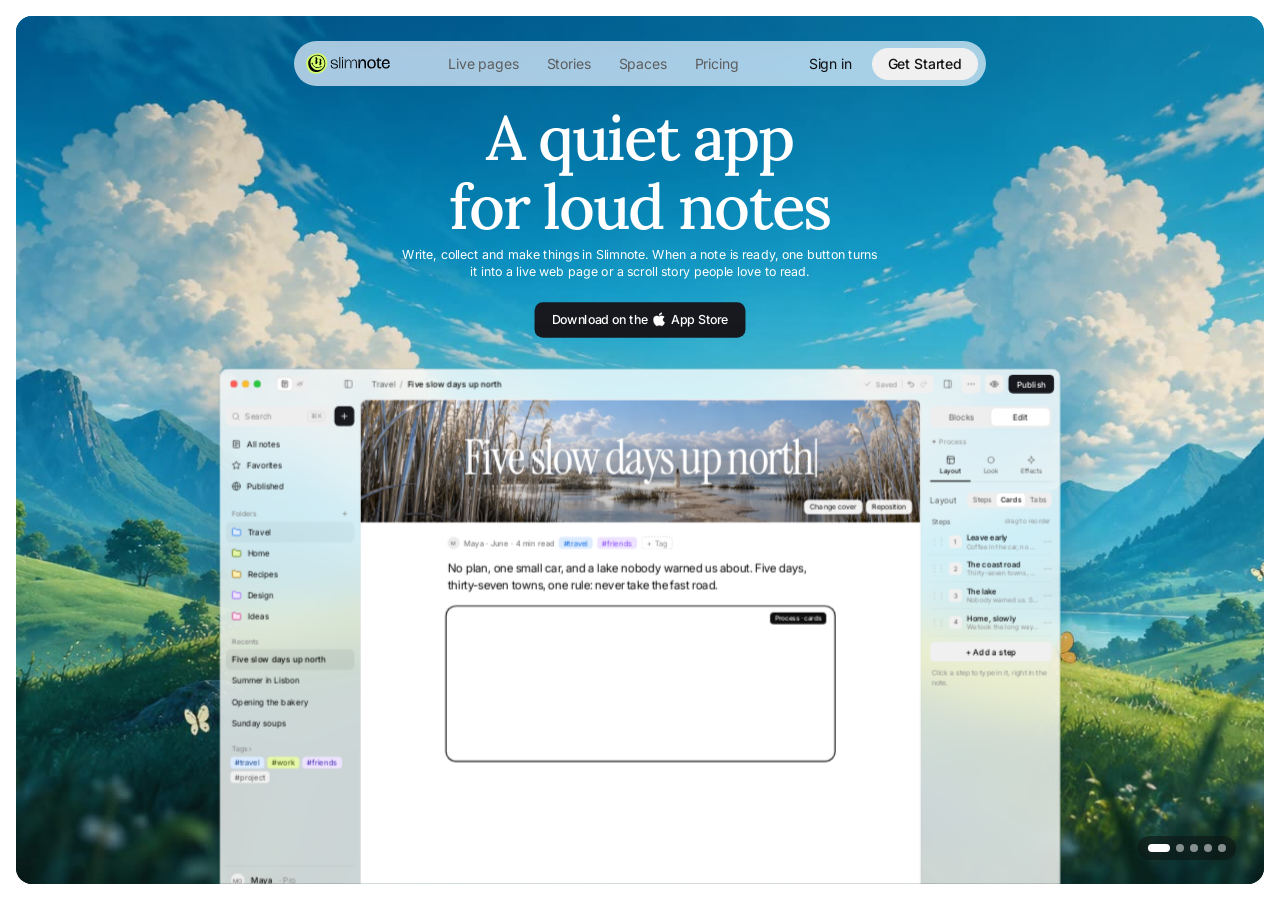
<file: versions/v5/index.html>
<!doctype html>
<html lang="en">
<head>
<meta charset="utf-8">
<meta name="viewport" content="width=device-width, initial-scale=1, viewport-fit=cover">
<title>Slimnote — a quiet app for loud notes</title>
<meta name="description" content="Write, collect and make things in Slimnote. When a note is ready, one button turns it into a live web page.">
<link rel="icon" type="image/svg+xml" href="../../assets/img/slimnote-mark.svg">
<link rel="preconnect" href="https://fonts.googleapis.com">
<link rel="preconnect" href="https://fonts.gstatic.com" crossorigin>
<link rel="stylesheet" href="https://fonts.googleapis.com/css2?family=Lora:wght@500&amp;family=Google+Sans+Flex:wght@400&amp;family=Instrument+Serif:ital@0;1&amp;family=Caveat:wght@500&amp;family=Inter:wght@500&amp;display=swap">
<link rel="stylesheet" href="css/site.css">
</head>
<body>



<main>
  <section class="hero hero--pill hero--fit" data-hero aria-label="Slimnote">
    <div class="hero-card">
      <video class="hero-video" src="../../assets/video/hero.mp4" poster="../../assets/video/hero-poster.jpg" autoplay muted loop playsinline aria-hidden="true"></video>
      <div class="hero-shade" aria-hidden="true"></div>
      <header class="nav-pill">
        <nav class="nav-pill-inner" aria-label="Main">
          <a class="nav-logo" href="/" aria-label="Slimnote home"><img src="../../assets/img/slimnote-logo.svg" alt="Slimnote" width="84" height="21"></a>
          <div class="nav-links">
            <a href="#pages">Live pages</a>
            <a href="#stories">Stories</a>
            <a href="#spaces">Spaces</a>
            <a href="#pricing">Pricing</a>
          </div>
          <div class="nav-right">
            <a class="nav-signin" href="https://web.slimnote.app">Sign in</a>
            <a class="btn-quiet btn-round press" href="#get-started">Get Started</a>
          </div>
        </nav>
      </header>

      <div class="hero-content">
        <div class="hero-copy">
          <div class="hero-text">
            <h1 class="hero-title">A quiet app<br>for loud notes</h1>
            <p class="hero-sub">Write, collect and make things in Slimnote. When a note is ready, one button turns it into a live web page or a scroll story people love to read.</p>
          </div>
          <a class="btn-store press" href="#get-started">Download on the <img src="../../assets/img/apple-logo.png" alt="Apple" width="17" height="17"> App Store</a>
        </div>


        <div class="app-frame">
        <div class="app-window" role="img" aria-label="The Slimnote Mac app, showing notes being made">
          <div class="app-scale">
<div class="screen" data-note="cover" aria-hidden="true">
<!-- Five slow days up north — photo cover and process -->
<div style="width: 1440px; height: 900px; position: relative; overflow: hidden; background: #f9f9f9; color: #0d0d0d; font-family: -apple-system, BlinkMacSystemFont, 'SF Pro Text', 'Inter', 'Segoe UI', system-ui, sans-serif; -webkit-font-smoothing: antialiased; display: flex; flex-direction: column; font-size: 14px;">
  <!-- Top bar -->
  <div style="height: 52px; flex: 0 0 52px; display: flex; align-items: center;">
    <div style="width: 240px; flex: 0 0 240px; display: flex; align-items: center; gap: 10px; padding: 0 12px 0 18px; box-sizing: border-box;">
      <span style="display: flex; gap: 8px; width: 68px; flex: 0 0 68px;" aria-hidden="true"><span style="width: 12px; height: 12px; border-radius: 50%; background: #ff5f57; box-shadow: inset 0 0 0 0.5px rgba(0,0,0,0.2);"></span><span style="width: 12px; height: 12px; border-radius: 50%; background: #febc2e; box-shadow: inset 0 0 0 0.5px rgba(0,0,0,0.2);"></span><span style="width: 12px; height: 12px; border-radius: 50%; background: #28c840; box-shadow: inset 0 0 0 0.5px rgba(0,0,0,0.2);"></span></span>
      <div style="display: flex; padding: 2px; border-radius: 8px; background: #eeeeef; margin-left: 0; margin-right: auto;">
        <span style="width: 26px; height: 22px; border-radius: 6px; background: #ffffff; box-shadow: 0 0 0 1px rgba(0,0,0,0.08); display: flex; align-items: center; justify-content: center;"><svg aria-hidden="true" width="14" height="14" viewBox="0 0 24 24" fill="none" stroke="#0d0d0d" stroke-width="1.6" stroke-linecap="round" stroke-linejoin="round"><rect width="16" height="18" x="4" y="3" rx="2"></rect><path d="M8 8h8"></path><path d="M8 12h8"></path><path d="M8 16h5"></path></svg></span>
        <span style="width: 26px; height: 22px; display: flex; align-items: center; justify-content: center;"><svg aria-hidden="true" width="14" height="14" viewBox="0 0 24 24" fill="none" stroke="#8f8f8f" stroke-width="1.6" stroke-linecap="round" stroke-linejoin="round"><circle cx="12" cy="12" r="5"></circle><path d="M3 15c3-1 15-6 18-9"></path></svg></span>
      </div>
      <svg aria-hidden="true" width="16" height="16" viewBox="0 0 24 24" fill="none" stroke="#5d5d5d" stroke-width="1.6" stroke-linecap="round" stroke-linejoin="round"><rect width="18" height="18" x="3" y="3" rx="2"></rect><path d="M9 3v18"></path></svg>
    </div>
    <div style="flex: 1 1 auto; display: flex; align-items: center; gap: 8px; padding-left: 20px;">
      <span style="color: #5d5d5d;">Travel</span><span style="color: #8f8f8f;">/</span><span style="font-weight: 500;">Five slow days up north</span>
    </div>
    <div style="display: flex; align-items: center; gap: 8px; padding-right: 12px;">
      <span style="display: inline-flex; align-items: center; gap: 8px; height: 32px; padding: 0 10px; border-radius: 8px; background: #f0f0f0; font-size: 12px; color: #8f8f8f;"><svg aria-hidden="true" width="12" height="12" viewBox="0 0 24 24" fill="none" stroke="currentColor" stroke-width="2.2" stroke-linecap="round" stroke-linejoin="round"><path d="M20 6 9 17l-5-5"></path></svg>Saved<span style="width: 1px; height: 14px; background: rgba(0,0,0,0.1);"></span><svg aria-hidden="true" width="14" height="14" viewBox="0 0 24 24" fill="none" stroke="#5d5d5d" stroke-width="1.7" stroke-linecap="round" stroke-linejoin="round"><path d="M9 14 4 9l5-5"></path><path d="M4 9h10.5a5.5 5.5 0 0 1 0 11H11"></path></svg><svg aria-hidden="true" width="14" height="14" viewBox="0 0 24 24" fill="none" stroke="#bdbdbd" stroke-width="1.7" stroke-linecap="round" stroke-linejoin="round"><path d="m15 14 5-5-5-5"></path><path d="M20 9H9.5a5.5 5.5 0 0 0 0 11H13"></path></svg></span>
      <span style="width: 32px; height: 35px; display: flex; align-items: center; justify-content: center;"><svg aria-hidden="true" width="16" height="16" viewBox="0 0 24 24" fill="none" stroke="#5d5d5d" stroke-width="1.6" stroke-linecap="round" stroke-linejoin="round"><rect width="18" height="18" x="3" y="3" rx="2"></rect><path d="M15 3v18"></path></svg></span>
      <span style="width: 32px; height: 32px; border-radius: 8px; background: #f0f0f0; display: flex; align-items: center; justify-content: center;"><svg aria-hidden="true" width="16" height="16" viewBox="0 0 24 24" fill="#3a3a3a"><circle cx="5" cy="12" r="1.6"></circle><circle cx="12" cy="12" r="1.6"></circle><circle cx="19" cy="12" r="1.6"></circle></svg></span>
      <span style="width: 32px; height: 32px; border-radius: 8px; background: #f0f0f0; display: flex; align-items: center; justify-content: center;"><svg aria-hidden="true" width="16" height="16" viewBox="0 0 24 24" fill="none" stroke="#0d0d0d" stroke-width="1.6" stroke-linecap="round" stroke-linejoin="round"><path d="M2 12s3.5-7 10-7 10 7 10 7-3.5 7-10 7S2 12 2 12Z"></path><circle cx="12" cy="12" r="3"></circle></svg></span>
      <span data-pub style="height: 32px; padding: 0 14px; border-radius: 8px; background: #17191f; color: #ffffff; font-weight: 500; display: flex; align-items: center; gap: 6px; transition: background-color 200ms ease, color 200ms ease, transform 160ms cubic-bezier(0.23,1,0.32,1);">Publish</span>
    </div>
  </div>
  <div style="flex: 1 1 auto; display: flex; min-height: 0;">
    <!-- Sidebar -->
    <div style="width: 240px; flex: 0 0 240px; padding: 12px 10px; box-sizing: border-box; display: flex; flex-direction: column; gap: 1px;">
      <div style="display: flex; gap: 6px; margin-bottom: 12px;">
        <div style="flex: 1; height: 34px; border-radius: 8px; background: #eeeeef; display: flex; align-items: center; gap: 8px; padding: 0 10px; color: #8f8f8f;"><svg aria-hidden="true" width="15" height="15" viewBox="0 0 24 24" fill="none" stroke="currentColor" stroke-width="1.6" stroke-linecap="round"><circle cx="11" cy="11" r="8"></circle><path d="m21 21-4.3-4.3"></path></svg>Search<span style="margin-left: auto; font-size: 11px; padding: 1px 5px; border-radius: 5px; border: 1px solid rgba(0,0,0,0.1);">⌘K</span></div>
        <span style="width: 34px; height: 34px; border-radius: 8px; background: #17191f; display: flex; align-items: center; justify-content: center;"><svg aria-hidden="true" width="16" height="16" viewBox="0 0 24 24" fill="none" stroke="#ffffff" stroke-width="2" stroke-linecap="round"><path d="M12 5v14"></path><path d="M5 12h14"></path></svg></span>
      </div>
      <div style="height: 35px; display: flex; align-items: center; gap: 10px; padding: 0 10px;"><svg aria-hidden="true" width="16" height="16" viewBox="0 0 24 24" fill="none" stroke="#0d0d0d" stroke-width="1.6" stroke-linecap="round" stroke-linejoin="round"><rect width="16" height="18" x="4" y="3" rx="2"></rect><path d="M8 8h8"></path><path d="M8 12h8"></path><path d="M8 16h5"></path></svg>All notes</div>
      <div style="height: 35px; display: flex; align-items: center; gap: 10px; padding: 0 10px;"><svg aria-hidden="true" width="16" height="16" viewBox="0 0 24 24" fill="none" stroke="#0d0d0d" stroke-width="1.6" stroke-linejoin="round"><polygon points="12 2 15.09 8.26 22 9.27 17 14.14 18.18 21.02 12 17.77 5.82 21.02 7 14.14 2 9.27 8.91 8.26 12 2"></polygon></svg>Favorites</div>
      <div style="height: 35px; display: flex; align-items: center; gap: 10px; padding: 0 10px;"><svg aria-hidden="true" width="16" height="16" viewBox="0 0 24 24" fill="none" stroke="#0d0d0d" stroke-width="1.6" stroke-linecap="round"><circle cx="12" cy="12" r="10"></circle><path d="M12 2a14.5 14.5 0 0 0 0 20 14.5 14.5 0 0 0 0-20"></path><path d="M2 12h20"></path></svg>Published</div>
      <div style="display: flex; align-items: center; justify-content: space-between; padding: 18px 10px 4px; font-size: 12px; font-weight: 500; color: #8f8f8f;">Folders<span style="font-size: 16px; font-weight: 400;">+</span></div>
      <div style="height: 35px; display: flex; align-items: center; gap: 10px; padding: 0 10px; border-radius: 8px; background: rgba(0,0,0,0.04);"><svg aria-hidden="true" width="17" height="17" viewBox="0 0 24 24" fill="#dcebff" stroke="#1a73e8" stroke-width="1.8" stroke-linejoin="round"><path d="M20 20a2 2 0 0 0 2-2V8a2 2 0 0 0-2-2h-7.9a2 2 0 0 1-1.69-.9L9.6 3.9A2 2 0 0 0 7.93 3H4a2 2 0 0 0-2 2v13a2 2 0 0 0 2 2Z"></path></svg>Travel</div>
      <div style="height: 35px; display: flex; align-items: center; gap: 10px; padding: 0 10px;"><svg aria-hidden="true" width="17" height="17" viewBox="0 0 24 24" fill="#e6f8a8" stroke="#4f6b0a" stroke-width="1.8" stroke-linejoin="round"><path d="M20 20a2 2 0 0 0 2-2V8a2 2 0 0 0-2-2h-7.9a2 2 0 0 1-1.69-.9L9.6 3.9A2 2 0 0 0 7.93 3H4a2 2 0 0 0-2 2v13a2 2 0 0 0 2 2Z"></path></svg>Home</div>
      <div style="height: 35px; display: flex; align-items: center; gap: 10px; padding: 0 10px;"><svg aria-hidden="true" width="17" height="17" viewBox="0 0 24 24" fill="#fff0b0" stroke="#9a6700" stroke-width="1.8" stroke-linejoin="round"><path d="M20 20a2 2 0 0 0 2-2V8a2 2 0 0 0-2-2h-7.9a2 2 0 0 1-1.69-.9L9.6 3.9A2 2 0 0 0 7.93 3H4a2 2 0 0 0-2 2v13a2 2 0 0 0 2 2Z"></path></svg>Recipes</div>
      <div style="height: 35px; display: flex; align-items: center; gap: 10px; padding: 0 10px;"><svg aria-hidden="true" width="17" height="17" viewBox="0 0 24 24" fill="#eee3ff" stroke="#8a4dff" stroke-width="1.8" stroke-linejoin="round"><path d="M20 20a2 2 0 0 0 2-2V8a2 2 0 0 0-2-2h-7.9a2 2 0 0 1-1.69-.9L9.6 3.9A2 2 0 0 0 7.93 3H4a2 2 0 0 0-2 2v13a2 2 0 0 0 2 2Z"></path></svg>Design</div>
      <div style="height: 35px; display: flex; align-items: center; gap: 10px; padding: 0 10px;"><svg aria-hidden="true" width="17" height="17" viewBox="0 0 24 24" fill="#ffe0f0" stroke="#c02a7f" stroke-width="1.8" stroke-linejoin="round"><path d="M20 20a2 2 0 0 0 2-2V8a2 2 0 0 0-2-2h-7.9a2 2 0 0 1-1.69-.9L9.6 3.9A2 2 0 0 0 7.93 3H4a2 2 0 0 0-2 2v13a2 2 0 0 0 2 2Z"></path></svg>Ideas</div>
      <div style="padding: 18px 10px 4px; font-size: 12px; font-weight: 500; color: #8f8f8f;">Recents</div>
      <div style="height: 35px; display: flex; align-items: center; padding: 0 10px; border-radius: 8px; background: rgba(0,0,0,0.06); font-weight: 500;">Five slow days up north</div>
      <div style="height: 35px; display: flex; align-items: center; padding: 0 10px;">Summer in Lisbon</div>
      <div style="height: 35px; display: flex; align-items: center; padding: 0 10px;">Opening the bakery</div>
      <div style="height: 35px; display: flex; align-items: center; padding: 0 10px;">Sunday soups</div>
      <div style="padding: 18px 10px 6px; font-size: 12px; font-weight: 500; color: #8f8f8f;">Tags ›</div>
      <div style="display: flex; flex-wrap: wrap; gap: 5px; padding: 0 8px; font-size: 13px;">
        <span style="padding: 2px 8px; border-radius: 6px; background: #dcebff; color: #1f4f8f;">#travel</span>
        <span style="padding: 2px 8px; border-radius: 6px; background: #e6f8a8; color: #3d4d12;">#work</span>
        <span style="padding: 2px 8px; border-radius: 6px; background: #eee3ff; color: #4b2fb8;">#friends</span>
        <span style="padding: 2px 8px; border-radius: 6px; background: #f0f0f0; color: #5d5d5d;">#project</span>
      </div>
      <div style="margin-top: auto; border-top: 1px solid rgba(0,0,0,0.08); padding: 12px 8px 0; display: flex; align-items: center; gap: 10px;">
        <span style="width: 25px; height: 25px; border-radius: 50%; background: #eeeeef; border: 1px solid #dcdcdc; display: flex; align-items: center; justify-content: center; font-size: 10px; color: #5d5d5d;">MO</span><span style="font-weight: 500;">Maya</span><span style="color: #8f8f8f;">· Pro</span>
      </div>
    </div>
    <!-- Note card -->
    <div data-card style="flex: 1 1 auto; min-width: 0; margin: 0 16px 8px 0; background: #ffffff; border: 1px solid rgba(0,0,0,0.08); border-radius: 12px; overflow: hidden; position: relative;">
      <!-- Photo cover with the title on it (selected) -->
      <div style="position: relative; height: 210px; overflow: hidden;">
        <img src="../../assets/img/reed-shore.webp" alt="Reeds on a quiet lake shore" style="width: 100%; height: 100%; object-fit: cover; object-position: center 55%; display: block;">
        <div aria-hidden="true" style="position: absolute; inset: 0; background: linear-gradient(180deg, rgba(0,0,0,0) 30%, rgba(0,0,0,0.28));"></div>
        <h1 style="position: absolute; left: 0; right: 0; top: 58px; margin: 0; text-align: center; font-family: 'Instrument Serif', ui-serif, Georgia, serif; font-weight: 400; font-size: 84px; line-height: 1; letter-spacing: -2.8px; color: #ffffff; text-shadow: 0 2px 24px rgba(0,0,0,0.25);">Five slow days up north</h1>
        <div style="position: absolute; right: 14px; bottom: 14px; display: flex; gap: 6px; font-size: 12px;">
          <span style="padding: 5px 10px; border-radius: 8px; background: rgba(255,255,255,0.92); color: #0d0d0d;">Change cover</span>
          <span style="padding: 5px 10px; border-radius: 8px; background: rgba(255,255,255,0.92); color: #0d0d0d;">Reposition</span>
        </div>
      </div>
      <div style="width: 660px; margin: 0 auto; padding-top: 24px;">
        <div style="display: flex; align-items: center; gap: 8px; font-size: 13px; color: #6b6b6b;">
          <span style="width: 20px; height: 20px; border-radius: 50%; background: #eeeeef; border: 1px solid #dcdcdc; display: flex; align-items: center; justify-content: center; font-size: 9px; color: #5d5d5d;">M</span>Maya · June · 4 min read
          <span style="padding: 2px 8px; border-radius: 6px; background: #dcebff; color: #1a73e8;">#travel</span>
          <span style="padding: 2px 8px; border-radius: 6px; background: #eee3ff; color: #8a4dff;">#friends</span>
          <span style="padding: 2px 8px; border-radius: 6px; border: 1px dashed rgba(0,0,0,0.18); color: #8f8f8f;">+ Tag</span>
        </div>
        <p style="margin: 18px 0 0; font-size: 20px; line-height: 1.45; letter-spacing: -0.45px;">No plan, one small car, and a lake nobody warned us about. Five days, thirty-seven towns, one rule: never take the fast road.</p>
        <!-- Process block, classic cards (selected) -->
        <div style="position: relative; margin-top: 24px; padding: 14px 0 14px 14px; border-radius: 14px; background: #ffffff; box-shadow: 0 0 0 2px #ffffff, 0 0 0 4px #0d0d0d; overflow: hidden;">
          <span style="position: absolute; right: 12px; top: 8px; z-index: 2; padding: 3px 8px; border-radius: 6px; background: #0d0d0d; color: #ffffff; font-size: 11px; font-weight: 500;">Process · cards</span>
          <div data-seq="240" style="display: flex; gap: 12px;">
            <div style="flex: 0 0 196px; border-radius: 12px; overflow: hidden; background: #ffffff; box-shadow: 0 0 0 1px rgba(0,0,0,0.1);">
              <img src="../../assets/img/boardwalk.webp" alt="Friends on a seaside boardwalk" style="width: 100%; height: 128px; object-fit: cover; display: block;">
              <div style="padding: 10px 12px 14px;">
                <div style="font-size: 10px; letter-spacing: 1px; color: #8f8f8f;">01</div>
                <div style="margin-top: 4px; font-family: ui-serif, 'New York', 'Iowan Old Style', Georgia, serif; font-size: 20px; line-height: 1.1; letter-spacing: -0.2px;">Leave early</div>
                <div style="margin-top: 4px; font-size: 13px; line-height: 1.45; color: #3d3d42;">Coffee in the car, no maps.</div>
              </div>
            </div>
            <div style="flex: 0 0 196px; border-radius: 12px; overflow: hidden; background: #ffffff; box-shadow: 0 0 0 1px rgba(0,0,0,0.1);">
              <img src="../../assets/img/hill-traveler.webp" alt="Someone leaping over a green hill" style="width: 100%; height: 128px; object-fit: cover; display: block;">
              <div style="padding: 10px 12px 14px;">
                <div style="font-size: 10px; letter-spacing: 1px; color: #8f8f8f;">02</div>
                <div style="margin-top: 4px; font-family: ui-serif, 'New York', 'Iowan Old Style', Georgia, serif; font-size: 20px; line-height: 1.1; letter-spacing: -0.2px;">The coast road</div>
                <div style="margin-top: 4px; font-size: 13px; line-height: 1.45; color: #3d3d42;">Thirty-seven towns, one rule.</div>
              </div>
            </div>
            <div style="flex: 0 0 196px; border-radius: 12px; overflow: hidden; background: #ffffff; box-shadow: 0 0 0 1px rgba(0,0,0,0.1);">
              <img src="../../assets/img/reed-shore.webp" alt="Reeds on a quiet lake shore" style="width: 100%; height: 128px; object-fit: cover; display: block;">
              <div style="padding: 10px 12px 14px;">
                <div style="font-size: 10px; letter-spacing: 1px; color: #8f8f8f;">03</div>
                <div style="margin-top: 4px; font-family: ui-serif, 'New York', 'Iowan Old Style', Georgia, serif; font-size: 20px; line-height: 1.1; letter-spacing: -0.2px;">The lake</div>
                <div style="margin-top: 4px; font-size: 13px; line-height: 1.45; color: #3d3d42;">Nobody warned us. Sam swam.</div>
              </div>
            </div>
            <div style="flex: 0 0 196px; border-radius: 12px; overflow: hidden; background: #ffffff; box-shadow: 0 0 0 1px rgba(0,0,0,0.1);">
              <img src="../../assets/img/oak-valley.webp" alt="An oak in a green valley" style="width: 100%; height: 128px; object-fit: cover; display: block;">
              <div style="padding: 10px 12px 14px;">
                <div style="font-size: 10px; letter-spacing: 1px; color: #8f8f8f;">04</div>
                <div style="margin-top: 4px; font-family: ui-serif, 'New York', 'Iowan Old Style', Georgia, serif; font-size: 20px; line-height: 1.1; letter-spacing: -0.2px;">Home, slowly</div>
                <div style="margin-top: 4px; font-size: 13px; line-height: 1.45; color: #3d3d42;">We took the long way back.</div>
              </div>
            </div>
          </div>
        </div>
      </div>
    </div>
    <!-- Right panel: process -->
    <div data-panel style="width: 224px; flex: 0 0 224px; padding: 12px 16px 12px 0; box-sizing: border-box; display: flex; flex-direction: column;">
      <div style="display: flex; padding: 3px; border-radius: 10px; background: #eeeeef;">
        <span style="flex: 1; text-align: center; padding: 7px 0; color: #5d5d5d;">Blocks</span>
        <span style="flex: 1; text-align: center; padding: 7px 0; border-radius: 8px; background: #ffffff; box-shadow: 0 0 0 1px rgba(0,0,0,0.06);">Edit</span>
      </div>
      <div style="display: flex; align-items: center; gap: 6px; padding: 16px 4px 8px; font-size: 12px; color: #8f8f8f;"><span style="width: 5px; height: 5px; border-radius: 50%; background: #8f8f8f;"></span>Process</div>
      <div style="display: flex; border-bottom: 1px solid rgba(0,0,0,0.08); margin-bottom: 12px; font-size: 12px;">
        <span style="flex: 1; display: flex; flex-direction: column; align-items: center; gap: 4px; padding: 8px 0 9px; font-size: 11px; color: #0d0d0d; border-bottom: 2px solid #0d0d0d; font-weight: 500;"><svg aria-hidden="true" width="16" height="16" viewBox="0 0 24 24" fill="none" stroke="#0d0d0d" stroke-width="1.6" stroke-linecap="round" stroke-linejoin="round"><rect width="18" height="18" x="3" y="3" rx="2"></rect><path d="M3 9h18"></path><path d="M9 21V9"></path></svg>Layout</span>
        <span style="flex: 1; display: flex; flex-direction: column; align-items: center; gap: 4px; padding: 8px 0 9px; font-size: 11px; color: #5d5d5d;"><svg aria-hidden="true" width="16" height="16" viewBox="0 0 24 24" fill="none" stroke="#5d5d5d" stroke-width="1.6" stroke-linecap="round" stroke-linejoin="round"><circle cx="12" cy="12" r="8"></circle></svg>Look</span>
        <span style="flex: 1; display: flex; flex-direction: column; align-items: center; gap: 4px; padding: 8px 0 9px; font-size: 11px; color: #5d5d5d;"><svg aria-hidden="true" width="16" height="16" viewBox="0 0 24 24" fill="none" stroke="#5d5d5d" stroke-width="1.6" stroke-linecap="round" stroke-linejoin="round"><path d="m12 3-1.9 5.8a2 2 0 0 1-1.3 1.3L3 12l5.8 1.9a2 2 0 0 1 1.3 1.3L12 21l1.9-5.8a2 2 0 0 1 1.3-1.3L21 12l-5.8-1.9a2 2 0 0 1-1.3-1.3Z"></path></svg>Effects</span>
      </div>
      <div style="height: 36px; display: flex; align-items: center; justify-content: space-between;"><span style="color: #5d5d5d;">Layout</span>
        <span style="display: flex; padding: 2px; border-radius: 8px; background: #eeeeef; font-size: 12px;"><span style="padding: 4px 8px; color: #5d5d5d;">Steps</span><span style="padding: 4px 8px; border-radius: 6px; background: #ffffff; box-shadow: 0 0 0 1px rgba(0,0,0,0.06); font-weight: 500;">Cards</span><span style="padding: 4px 8px; color: #5d5d5d;">Tabs</span></span>
      </div>
      <div style="display: flex; justify-content: space-between; padding: 12px 2px 4px; font-size: 12px;"><span style="color: #5d5d5d;">Steps</span><span style="color: #8f8f8f; font-size: 11px;">drag to reorder</span></div>
      <div style="height: 46px; display: flex; align-items: center; gap: 8px; border-bottom: 1px solid rgba(0,0,0,0.05);"><span style="color: #bdbdbd; letter-spacing: -2px;">⋮⋮</span><span style="width: 22px; height: 22px; border-radius: 6px; background: #f0f0f0; font-size: 11px; display: flex; align-items: center; justify-content: center; color: #5d5d5d;">1</span><div style="flex: 1; min-width: 0;"><div style="font-weight: 500; font-size: 13px;">Leave early</div><div style="font-size: 11px; color: #8f8f8f; white-space: nowrap; overflow: hidden; text-overflow: ellipsis;">Coffee in the car, no maps.</div></div><span style="color: #8f8f8f;">⋯</span></div>
      <div style="height: 46px; display: flex; align-items: center; gap: 8px; border-bottom: 1px solid rgba(0,0,0,0.05);"><span style="color: #bdbdbd; letter-spacing: -2px;">⋮⋮</span><span style="width: 22px; height: 22px; border-radius: 6px; background: #f0f0f0; font-size: 11px; display: flex; align-items: center; justify-content: center; color: #5d5d5d;">2</span><div style="flex: 1; min-width: 0;"><div style="font-weight: 500; font-size: 13px;">The coast road</div><div style="font-size: 11px; color: #8f8f8f; white-space: nowrap; overflow: hidden; text-overflow: ellipsis;">Thirty-seven towns, one rule.</div></div><span style="color: #8f8f8f;">⋯</span></div>
      <div style="height: 46px; display: flex; align-items: center; gap: 8px; border-bottom: 1px solid rgba(0,0,0,0.05);"><span style="color: #bdbdbd; letter-spacing: -2px;">⋮⋮</span><span style="width: 22px; height: 22px; border-radius: 6px; background: #f0f0f0; font-size: 11px; display: flex; align-items: center; justify-content: center; color: #5d5d5d;">3</span><div style="flex: 1; min-width: 0;"><div style="font-weight: 500; font-size: 13px;">The lake</div><div style="font-size: 11px; color: #8f8f8f; white-space: nowrap; overflow: hidden; text-overflow: ellipsis;">Nobody warned us. Sam swam.</div></div><span style="color: #8f8f8f;">⋯</span></div>
      <div style="height: 46px; display: flex; align-items: center; gap: 8px; border-bottom: 1px solid rgba(0,0,0,0.05);"><span style="color: #bdbdbd; letter-spacing: -2px;">⋮⋮</span><span style="width: 22px; height: 22px; border-radius: 6px; background: #f0f0f0; font-size: 11px; display: flex; align-items: center; justify-content: center; color: #5d5d5d;">4</span><div style="flex: 1; min-width: 0;"><div style="font-weight: 500; font-size: 13px;">Home, slowly</div><div style="font-size: 11px; color: #8f8f8f; white-space: nowrap; overflow: hidden; text-overflow: ellipsis;">We took the long way back.</div></div><span style="color: #8f8f8f;">⋯</span></div>
      <div style="margin-top: 10px; display: flex; align-items: center; justify-content: center; height: 34px; border-radius: 8px; background: #f0f0f0; font-weight: 500;">+ Add a step</div>
      <p style="margin: 10px 2px 0; font-size: 12px; line-height: 1.45; color: #8f8f8f;">Click a step to type in it, right in the note.</p>
    </div>
  </div>
</div>
</div>
<div class="screen" data-note="scrapbook" aria-hidden="true">
<!-- Dana turns 30 — scrapbook gallery -->
<div style="width: 1440px; height: 900px; position: relative; overflow: hidden; background: #f9f9f9; color: #0d0d0d; font-family: -apple-system, BlinkMacSystemFont, 'SF Pro Text', 'Inter', 'Segoe UI', system-ui, sans-serif; -webkit-font-smoothing: antialiased; display: flex; flex-direction: column; font-size: 14px;">
  <!-- Top bar -->
  <div style="height: 52px; flex: 0 0 52px; display: flex; align-items: center;">
    <div style="width: 240px; flex: 0 0 240px; display: flex; align-items: center; gap: 10px; padding: 0 12px 0 18px; box-sizing: border-box;">
      <span style="display: flex; gap: 8px; width: 68px; flex: 0 0 68px;" aria-hidden="true"><span style="width: 12px; height: 12px; border-radius: 50%; background: #ff5f57; box-shadow: inset 0 0 0 0.5px rgba(0,0,0,0.2);"></span><span style="width: 12px; height: 12px; border-radius: 50%; background: #febc2e; box-shadow: inset 0 0 0 0.5px rgba(0,0,0,0.2);"></span><span style="width: 12px; height: 12px; border-radius: 50%; background: #28c840; box-shadow: inset 0 0 0 0.5px rgba(0,0,0,0.2);"></span></span>
      <div style="display: flex; padding: 2px; border-radius: 8px; background: #eeeeef; margin-left: 0; margin-right: auto;">
        <span style="width: 26px; height: 22px; border-radius: 6px; background: #ffffff; box-shadow: 0 0 0 1px rgba(0,0,0,0.08); display: flex; align-items: center; justify-content: center;"><svg aria-hidden="true" width="14" height="14" viewBox="0 0 24 24" fill="none" stroke="#0d0d0d" stroke-width="1.6" stroke-linecap="round" stroke-linejoin="round"><rect width="16" height="18" x="4" y="3" rx="2"></rect><path d="M8 8h8"></path><path d="M8 12h8"></path><path d="M8 16h5"></path></svg></span>
        <span style="width: 26px; height: 22px; display: flex; align-items: center; justify-content: center;"><svg aria-hidden="true" width="14" height="14" viewBox="0 0 24 24" fill="none" stroke="#8f8f8f" stroke-width="1.6" stroke-linecap="round" stroke-linejoin="round"><circle cx="12" cy="12" r="5"></circle><path d="M3 15c3-1 15-6 18-9"></path></svg></span>
      </div>
      <svg aria-hidden="true" width="16" height="16" viewBox="0 0 24 24" fill="none" stroke="#5d5d5d" stroke-width="1.6" stroke-linecap="round" stroke-linejoin="round"><rect width="18" height="18" x="3" y="3" rx="2"></rect><path d="M9 3v18"></path></svg>
    </div>
    <div style="flex: 1 1 auto; display: flex; align-items: center; gap: 8px; padding-left: 20px;">
      <span style="color: #5d5d5d;">Home</span><span style="color: #8f8f8f;">/</span><span style="font-weight: 500;">Dana turns 30</span>
    </div>
    <div style="display: flex; align-items: center; gap: 8px; padding-right: 12px;">
      <span style="display: inline-flex; align-items: center; gap: 6px; font-size: 13px; color: #5d5d5d; margin-right: 6px;"><span style="display: flex;"><span style="width: 20px; height: 20px; border-radius: 50%; background: #eee3ff; border: 1.5px solid #ffffff; display: flex; align-items: center; justify-content: center; font-size: 9px; color: #4b2fb8;">S</span><span style="width: 20px; height: 20px; margin-left: -6px; border-radius: 50%; background: #e6f8a8; border: 1.5px solid #ffffff; display: flex; align-items: center; justify-content: center; font-size: 9px; color: #3d4d12;">C</span></span>Sam is editing</span>
      <span style="display: inline-flex; align-items: center; gap: 8px; height: 32px; padding: 0 10px; border-radius: 8px; background: #f0f0f0; font-size: 12px; color: #8f8f8f;"><svg aria-hidden="true" width="12" height="12" viewBox="0 0 24 24" fill="none" stroke="currentColor" stroke-width="2.2" stroke-linecap="round" stroke-linejoin="round"><path d="M20 6 9 17l-5-5"></path></svg>Saved<span style="width: 1px; height: 14px; background: rgba(0,0,0,0.1);"></span><svg aria-hidden="true" width="14" height="14" viewBox="0 0 24 24" fill="none" stroke="#5d5d5d" stroke-width="1.7" stroke-linecap="round" stroke-linejoin="round"><path d="M9 14 4 9l5-5"></path><path d="M4 9h10.5a5.5 5.5 0 0 1 0 11H11"></path></svg><svg aria-hidden="true" width="14" height="14" viewBox="0 0 24 24" fill="none" stroke="#bdbdbd" stroke-width="1.7" stroke-linecap="round" stroke-linejoin="round"><path d="m15 14 5-5-5-5"></path><path d="M20 9H9.5a5.5 5.5 0 0 0 0 11H13"></path></svg></span>
      <span style="width: 32px; height: 35px; display: flex; align-items: center; justify-content: center;"><svg aria-hidden="true" width="16" height="16" viewBox="0 0 24 24" fill="none" stroke="#5d5d5d" stroke-width="1.6" stroke-linecap="round" stroke-linejoin="round"><rect width="18" height="18" x="3" y="3" rx="2"></rect><path d="M15 3v18"></path></svg></span>
      <span style="width: 32px; height: 32px; border-radius: 8px; background: #f0f0f0; display: flex; align-items: center; justify-content: center;"><svg aria-hidden="true" width="16" height="16" viewBox="0 0 24 24" fill="#3a3a3a"><circle cx="5" cy="12" r="1.6"></circle><circle cx="12" cy="12" r="1.6"></circle><circle cx="19" cy="12" r="1.6"></circle></svg></span>
      <span style="width: 32px; height: 32px; border-radius: 8px; background: #f0f0f0; display: flex; align-items: center; justify-content: center;"><svg aria-hidden="true" width="16" height="16" viewBox="0 0 24 24" fill="none" stroke="#0d0d0d" stroke-width="1.6" stroke-linecap="round" stroke-linejoin="round"><path d="M2 12s3.5-7 10-7 10 7 10 7-3.5 7-10 7S2 12 2 12Z"></path><circle cx="12" cy="12" r="3"></circle></svg></span>
      <span data-pub style="height: 32px; padding: 0 14px; border-radius: 8px; background: #17191f; color: #ffffff; font-weight: 500; display: flex; align-items: center; gap: 6px; transition: background-color 200ms ease, color 200ms ease, transform 160ms cubic-bezier(0.23,1,0.32,1);">Publish</span>
    </div>
  </div>
  <div style="flex: 1 1 auto; display: flex; min-height: 0;">
    <!-- Sidebar -->
    <div style="width: 240px; flex: 0 0 240px; padding: 12px 10px; box-sizing: border-box; display: flex; flex-direction: column; gap: 1px;">
      <div style="display: flex; gap: 6px; margin-bottom: 12px;">
        <div style="flex: 1; height: 34px; border-radius: 8px; background: #eeeeef; display: flex; align-items: center; gap: 8px; padding: 0 10px; color: #8f8f8f;"><svg aria-hidden="true" width="15" height="15" viewBox="0 0 24 24" fill="none" stroke="currentColor" stroke-width="1.6" stroke-linecap="round"><circle cx="11" cy="11" r="8"></circle><path d="m21 21-4.3-4.3"></path></svg>Search<span style="margin-left: auto; font-size: 11px; padding: 1px 5px; border-radius: 5px; border: 1px solid rgba(0,0,0,0.1);">⌘K</span></div>
        <span style="width: 34px; height: 34px; border-radius: 8px; background: #17191f; display: flex; align-items: center; justify-content: center;"><svg aria-hidden="true" width="16" height="16" viewBox="0 0 24 24" fill="none" stroke="#ffffff" stroke-width="2" stroke-linecap="round"><path d="M12 5v14"></path><path d="M5 12h14"></path></svg></span>
      </div>
      <div style="height: 35px; display: flex; align-items: center; gap: 10px; padding: 0 10px;"><svg aria-hidden="true" width="16" height="16" viewBox="0 0 24 24" fill="none" stroke="#0d0d0d" stroke-width="1.6" stroke-linecap="round" stroke-linejoin="round"><rect width="16" height="18" x="4" y="3" rx="2"></rect><path d="M8 8h8"></path><path d="M8 12h8"></path><path d="M8 16h5"></path></svg>All notes</div>
      <div style="height: 35px; display: flex; align-items: center; gap: 10px; padding: 0 10px;"><svg aria-hidden="true" width="16" height="16" viewBox="0 0 24 24" fill="none" stroke="#0d0d0d" stroke-width="1.6" stroke-linejoin="round"><polygon points="12 2 15.09 8.26 22 9.27 17 14.14 18.18 21.02 12 17.77 5.82 21.02 7 14.14 2 9.27 8.91 8.26 12 2"></polygon></svg>Favorites</div>
      <div style="height: 35px; display: flex; align-items: center; gap: 10px; padding: 0 10px;"><svg aria-hidden="true" width="16" height="16" viewBox="0 0 24 24" fill="none" stroke="#0d0d0d" stroke-width="1.6" stroke-linecap="round"><circle cx="12" cy="12" r="10"></circle><path d="M12 2a14.5 14.5 0 0 0 0 20 14.5 14.5 0 0 0 0-20"></path><path d="M2 12h20"></path></svg>Published</div>
      <div style="display: flex; align-items: center; justify-content: space-between; padding: 18px 10px 4px; font-size: 12px; font-weight: 500; color: #8f8f8f;">Folders<span style="font-size: 16px; font-weight: 400;">+</span></div>
      <div style="height: 35px; display: flex; align-items: center; gap: 10px; padding: 0 10px;"><svg aria-hidden="true" width="17" height="17" viewBox="0 0 24 24" fill="#dcebff" stroke="#1a73e8" stroke-width="1.8" stroke-linejoin="round"><path d="M20 20a2 2 0 0 0 2-2V8a2 2 0 0 0-2-2h-7.9a2 2 0 0 1-1.69-.9L9.6 3.9A2 2 0 0 0 7.93 3H4a2 2 0 0 0-2 2v13a2 2 0 0 0 2 2Z"></path></svg>Travel</div>
      <div style="height: 35px; display: flex; align-items: center; gap: 10px; padding: 0 10px; border-radius: 8px; background: rgba(0,0,0,0.04);"><svg aria-hidden="true" width="17" height="17" viewBox="0 0 24 24" fill="#e6f8a8" stroke="#4f6b0a" stroke-width="1.8" stroke-linejoin="round"><path d="M20 20a2 2 0 0 0 2-2V8a2 2 0 0 0-2-2h-7.9a2 2 0 0 1-1.69-.9L9.6 3.9A2 2 0 0 0 7.93 3H4a2 2 0 0 0-2 2v13a2 2 0 0 0 2 2Z"></path></svg>Home</div>
      <div style="height: 35px; display: flex; align-items: center; gap: 10px; padding: 0 10px;"><svg aria-hidden="true" width="17" height="17" viewBox="0 0 24 24" fill="#fff0b0" stroke="#9a6700" stroke-width="1.8" stroke-linejoin="round"><path d="M20 20a2 2 0 0 0 2-2V8a2 2 0 0 0-2-2h-7.9a2 2 0 0 1-1.69-.9L9.6 3.9A2 2 0 0 0 7.93 3H4a2 2 0 0 0-2 2v13a2 2 0 0 0 2 2Z"></path></svg>Recipes</div>
      <div style="height: 35px; display: flex; align-items: center; gap: 10px; padding: 0 10px;"><svg aria-hidden="true" width="17" height="17" viewBox="0 0 24 24" fill="#eee3ff" stroke="#8a4dff" stroke-width="1.8" stroke-linejoin="round"><path d="M20 20a2 2 0 0 0 2-2V8a2 2 0 0 0-2-2h-7.9a2 2 0 0 1-1.69-.9L9.6 3.9A2 2 0 0 0 7.93 3H4a2 2 0 0 0-2 2v13a2 2 0 0 0 2 2Z"></path></svg>Design</div>
      <div style="height: 35px; display: flex; align-items: center; gap: 10px; padding: 0 10px;"><svg aria-hidden="true" width="17" height="17" viewBox="0 0 24 24" fill="#ffe0f0" stroke="#c02a7f" stroke-width="1.8" stroke-linejoin="round"><path d="M20 20a2 2 0 0 0 2-2V8a2 2 0 0 0-2-2h-7.9a2 2 0 0 1-1.69-.9L9.6 3.9A2 2 0 0 0 7.93 3H4a2 2 0 0 0-2 2v13a2 2 0 0 0 2 2Z"></path></svg>Ideas</div>
      <div style="padding: 18px 10px 4px; font-size: 12px; font-weight: 500; color: #8f8f8f;">Recents</div>
      <div style="height: 35px; display: flex; align-items: center; padding: 0 10px; border-radius: 8px; background: rgba(0,0,0,0.06); font-weight: 500;">Dana turns 30</div>
      <div style="height: 35px; display: flex; align-items: center; padding: 0 10px;">Five slow days up north</div>
      <div style="height: 35px; display: flex; align-items: center; padding: 0 10px;">Opening the bakery</div>
      <div style="height: 35px; display: flex; align-items: center; padding: 0 10px;">Sunday soups</div>
      <div style="padding: 18px 10px 6px; font-size: 12px; font-weight: 500; color: #8f8f8f;">Tags ›</div>
      <div style="display: flex; flex-wrap: wrap; gap: 5px; padding: 0 8px; font-size: 13px;">
        <span style="padding: 2px 8px; border-radius: 6px; background: #ffe0f0; color: #8f1f5c;">#birthday</span>
        <span style="padding: 2px 8px; border-radius: 6px; background: #eee3ff; color: #4b2fb8;">#friends</span>
        <span style="padding: 2px 8px; border-radius: 6px; background: #dcebff; color: #1f4f8f;">#travel</span>
        <span style="padding: 2px 8px; border-radius: 6px; background: #e6f8a8; color: #3d4d12;">#work</span>
      </div>
      <div style="margin-top: auto; border-top: 1px solid rgba(0,0,0,0.08); padding: 12px 8px 0; display: flex; align-items: center; gap: 10px;">
        <span style="width: 25px; height: 25px; border-radius: 50%; background: #eeeeef; border: 1px solid #dcdcdc; display: flex; align-items: center; justify-content: center; font-size: 10px; color: #5d5d5d;">CM</span><span style="font-weight: 500;">Chloe</span><span style="color: #8f8f8f;">· Family</span>
      </div>
    </div>
    <!-- Note card -->
    <div data-card style="flex: 1 1 auto; min-width: 0; margin: 0 16px 8px 0; background: #ffffff; border: 1px solid rgba(0,0,0,0.08); border-radius: 12px; overflow: hidden; position: relative;">
      <div style="width: 680px; margin: 0 auto; padding-top: 30px;">
        <div style="display: flex; align-items: center; gap: 8px; font-size: 13px; color: #6b6b6b;">
          <span style="width: 20px; height: 20px; border-radius: 50%; background: #eeeeef; border: 1px solid #dcdcdc; display: flex; align-items: center; justify-content: center; font-size: 9px; color: #5d5d5d;">C</span>Chloe, Sam · Jun 14 · 2 min read
          <span style="padding: 2px 8px; border-radius: 6px; background: #ffe0f0; color: #8f1f5c;">#birthday</span>
          <span style="padding: 2px 8px; border-radius: 6px; background: #eee3ff; color: #4b2fb8;">#friends</span>
        </div>
        <h1 style="margin: 22px 0 0; font-family: 'Instrument Serif', ui-serif, Georgia, serif; font-weight: 400; font-size: 92px; line-height: 0.95; letter-spacing: -2.5px;">Dana turns <span style="font-style: italic;">30</span></h1>
        <p style="margin: 18px 0 0; font-size: 20px; line-height: 1.4; letter-spacing: -0.45px;">Rooftop, string lights, a cake that almost didn’t make it up the stairs.</p>
      </div>
      <!-- Scrapbook gallery, selected -->
      <div style="position: relative; width: 760px; height: 470px; margin: 26px auto 0; border-radius: 12px; overflow: hidden; background-color: #f6f6f2; background-image: linear-gradient(rgba(70,90,160,0.16) 1px, transparent 1px), linear-gradient(90deg, rgba(70,90,160,0.16) 1px, transparent 1px); background-size: 28px 28px; box-shadow: inset 0 0 0 2px #0d0d0d;">
        <span style="position: absolute; left: 12px; top: 12px; z-index: 6; padding: 3px 8px; border-radius: 6px; background: #0d0d0d; color: #ffffff; font-size: 11px; font-weight: 500;">Gallery · scrapbook</span>
        <!-- torn note -->
        <div style="position: absolute; left: 34px; top: 54px; width: 190px; padding: 18px 16px 22px; background: #fffdf6; transform: rotate(-5deg); box-shadow: 0 6px 16px rgba(0,0,0,0.12); clip-path: polygon(0 4%, 8% 0, 18% 3%, 30% 0, 44% 2%, 58% 0, 72% 3%, 86% 0, 100% 2%, 100% 100%, 0 100%);">
          <p style="margin: 0; font-family: 'Caveat', 'Bradley Hand', cursive; font-size: 26px; line-height: 1.1; color: #2b2b2b;">Saturday, 7pm<br>rooftop!! bring<br>a sweater</p>
        </div>
        <span style="position: absolute; left: 80px; top: 40px; width: 90px; height: 22px; background: rgba(210,252,108,0.85); transform: rotate(-8deg);"></span>
        <!-- big polaroid -->
        <div style="position: absolute; left: 236px; top: 30px; width: 268px; padding: 12px 12px 46px; background: #fbfaf6; transform: rotate(2.5deg); box-shadow: 0 14px 30px rgba(0,0,0,0.2);">
          <img src="../../assets/img/rooftop.webp" alt="The rooftop at dusk" style="width: 244px; height: 250px; object-fit: cover; display: block;">
          <p style="margin: 8px 0 0; font-family: 'Caveat', 'Bradley Hand', cursive; font-size: 22px; color: #3a3a3a;">the view, 8:12pm</p>
        </div>
        <span style="position: absolute; left: 330px; top: 18px; width: 80px; height: 22px; background: rgba(185,166,245,0.8); transform: rotate(4deg);"></span>
        <!-- cake -->
        <div style="position: absolute; left: 520px; top: 46px; width: 200px; padding: 9px 9px 32px; background: #fbfaf6; transform: rotate(-4deg); box-shadow: 0 12px 26px rgba(0,0,0,0.18);">
          <img src="../../assets/img/cake.webp" alt="Birthday cake with candles" style="width: 182px; height: 170px; object-fit: cover; display: block;">
          <p style="margin: 6px 0 0; font-family: 'Caveat', 'Bradley Hand', cursive; font-size: 19px; color: #3a3a3a;">made it! (barely)</p>
        </div>
        <!-- lights small square -->
        <div style="position: absolute; left: 44px; top: 250px; width: 168px; padding: 8px; background: #ffffff; transform: rotate(4deg); box-shadow: 0 10px 22px rgba(0,0,0,0.16);">
          <img src="../../assets/img/lights.webp" alt="String lights" style="width: 152px; height: 150px; object-fit: cover; display: block;">
        </div>
        <!-- gift, torn edge -->
        <div style="position: absolute; left: 540px; top: 270px; width: 190px; transform: rotate(5deg); filter: drop-shadow(0 8px 14px rgba(0,0,0,0.18));">
          <img src="../../assets/img/gift.webp" alt="A wrapped gift" style="width: 190px; height: 160px; object-fit: cover; display: block; clip-path: polygon(0 3%, 10% 0, 22% 4%, 36% 1%, 50% 4%, 64% 0, 78% 3%, 90% 0, 100% 3%, 100% 97%, 88% 100%, 74% 96%, 60% 100%, 46% 97%, 32% 100%, 18% 96%, 6% 100%, 0 97%);">
        </div>
        <!-- ticket stub -->
        <div style="position: absolute; left: 252px; top: 362px; padding: 8px 14px; background: #fff0b0; border: 1.5px dashed #c9a43a; transform: rotate(-3deg); font-family: ui-monospace, 'SF Mono', Menlo, monospace; font-size: 11px; letter-spacing: 1.5px; color: #6b5310;">ADMIT ONE · DANA’S 30TH</div>
        <!-- stickers -->
        <img data-place src="../../assets/img/sticker-love-it.webp" alt="" style="position: absolute; left: 440px; top: 300px; width: 104px; transform: rotate(-10deg);">
        <img src="../../assets/img/sticker-daisy.webp" alt="" style="position: absolute; left: 190px; top: 220px; width: 66px; transform: rotate(14deg);">
        <img src="../../assets/img/sticker-smiley.webp" alt="" style="position: absolute; left: 686px; top: 20px; width: 64px; transform: rotate(10deg);">
      </div>
    </div>
    <!-- Right panel: gallery style -->
    <div data-panel style="width: 224px; flex: 0 0 224px; padding: 12px 16px 12px 0; box-sizing: border-box; display: flex; flex-direction: column;">
      <div style="display: flex; padding: 3px; border-radius: 10px; background: #eeeeef;">
        <span style="flex: 1; text-align: center; padding: 7px 0; color: #5d5d5d;">Blocks</span>
        <span style="flex: 1; text-align: center; padding: 7px 0; border-radius: 8px; background: #ffffff; box-shadow: 0 0 0 1px rgba(0,0,0,0.06);">Edit</span>
      </div>
      <div style="display: flex; align-items: center; gap: 6px; padding: 16px 4px 8px; font-size: 12px; color: #8f8f8f;"><span style="width: 5px; height: 5px; border-radius: 50%; background: #8f8f8f;"></span>Gallery</div>
      <div style="display: flex; border-bottom: 1px solid rgba(0,0,0,0.08); margin-bottom: 12px; font-size: 12px;">
        <span style="flex: 1; display: flex; flex-direction: column; align-items: center; gap: 4px; padding: 8px 0 9px; font-size: 11px; color: #5d5d5d;"><svg aria-hidden="true" width="16" height="16" viewBox="0 0 24 24" fill="none" stroke="#5d5d5d" stroke-width="1.6" stroke-linecap="round" stroke-linejoin="round"><rect width="18" height="18" x="3" y="3" rx="2"></rect><path d="M3 9h18"></path><path d="M9 21V9"></path></svg>Layout</span>
        <span style="flex: 1; display: flex; flex-direction: column; align-items: center; gap: 4px; padding: 8px 0 9px; font-size: 11px; color: #0d0d0d; border-bottom: 2px solid #0d0d0d; font-weight: 500;"><svg aria-hidden="true" width="16" height="16" viewBox="0 0 24 24" fill="none" stroke="#0d0d0d" stroke-width="1.6" stroke-linecap="round" stroke-linejoin="round"><circle cx="12" cy="12" r="8"></circle></svg>Look</span>
        <span style="flex: 1; display: flex; flex-direction: column; align-items: center; gap: 4px; padding: 8px 0 9px; font-size: 11px; color: #5d5d5d;"><svg aria-hidden="true" width="16" height="16" viewBox="0 0 24 24" fill="none" stroke="#5d5d5d" stroke-width="1.6" stroke-linecap="round" stroke-linejoin="round"><path d="m12 3-1.9 5.8a2 2 0 0 1-1.3 1.3L3 12l5.8 1.9a2 2 0 0 1 1.3 1.3L12 21l1.9-5.8a2 2 0 0 1 1.3-1.3L21 12l-5.8-1.9a2 2 0 0 1-1.3-1.3Z"></path></svg>Effects</span>
      </div>
      <div style="height: 40px; display: flex; align-items: center; justify-content: space-between;"><span style="color: #5d5d5d;">Style</span>
        <span style="display: flex; padding: 2px; border-radius: 8px; background: #eeeeef; font-size: 12px;"><span style="padding: 4px 8px; color: #5d5d5d;">Classic</span><span style="padding: 4px 8px; border-radius: 6px; background: #ffffff; box-shadow: 0 0 0 1px rgba(0,0,0,0.06); font-weight: 500;">✂ Scrapbook</span></span>
      </div>
      <div style="font-size: 12px; color: #5d5d5d; padding: 10px 2px 6px;">Paper</div>
      <div style="display: grid; grid-template-columns: repeat(4, minmax(0, 1fr)); gap: 6px;">
        <span style="height: 34px; border-radius: 7px; background: #ffffff; border: 1px solid rgba(0,0,0,0.1);"></span>
        <span style="height: 34px; border-radius: 7px; background-color: #e6d6ba; background-image: radial-gradient(rgba(90,60,20,0.2) 1px, transparent 1.2px); background-size: 5px 5px; border: 1px solid rgba(0,0,0,0.1);"></span>
        <span style="height: 34px; border-radius: 7px; background-color: #f6f6f2; background-image: linear-gradient(rgba(70,90,160,0.2) 1px, transparent 1px), linear-gradient(90deg, rgba(70,90,160,0.2) 1px, transparent 1px); background-size: 8px 8px; box-shadow: 0 0 0 2px #ffffff, 0 0 0 3px #0d0d0d;"></span>
        <span style="height: 34px; border-radius: 7px; background: #fbd9e3; border: 1px solid rgba(0,0,0,0.1);"></span>
      </div>
      <div style="font-size: 12px; color: #5d5d5d; padding: 14px 2px 6px;">Frames</div>
      <div style="display: flex; flex-wrap: wrap; gap: 5px; font-size: 12px;">
        <span style="padding: 3px 9px; border-radius: 999px; background: #0d0d0d; color: #ffffff;">Polaroid</span>
        <span style="padding: 3px 9px; border-radius: 999px; background: #f0f0f0;">Torn</span>
        <span style="padding: 3px 9px; border-radius: 999px; background: #f0f0f0;">Plain</span>
        <span style="padding: 3px 9px; border-radius: 999px; background: #f0f0f0;">Mixed</span>
      </div>
      <div style="height: 40px; margin-top: 12px; display: flex; align-items: center; justify-content: space-between; border-top: 1px solid rgba(0,0,0,0.06);"><span style="color: #5d5d5d;">Tape</span><span style="width: 32px; height: 18px; border-radius: 999px; background: #0d0d0d; position: relative;"><span style="position: absolute; right: 2px; top: 2px; width: 14px; height: 14px; border-radius: 50%; background: #ffffff;"></span></span></div>
      <div style="height: 40px; display: flex; align-items: center; justify-content: space-between; border-top: 1px solid rgba(0,0,0,0.06);"><span style="color: #5d5d5d;">Handwritten captions</span><span style="width: 32px; height: 18px; border-radius: 999px; background: #0d0d0d; position: relative;"><span style="position: absolute; right: 2px; top: 2px; width: 14px; height: 14px; border-radius: 50%; background: #ffffff;"></span></span></div>
      <div style="height: 40px; display: flex; align-items: center; justify-content: space-between; border-top: 1px solid rgba(0,0,0,0.06); border-bottom: 1px solid rgba(0,0,0,0.06);"><span style="color: #5d5d5d;">Tilt</span><span style="font-weight: 500;">Playful ▾</span></div>
      <div style="margin-top: 14px; display: flex; align-items: center; justify-content: center; gap: 6px; height: 34px; border-radius: 8px; border: 1px dashed rgba(0,0,0,0.2); color: #5d5d5d;">+ Add photos or stickers</div>
    </div>
  </div>
</div>
<div data-cursor="Chloe" class="cursor" aria-hidden="true"><div class="cursor-x"><div class="cursor-y"><div class="cursor-body"><img class="cursor-arrow" src="../../assets/img/cursor-blue.svg" width="27" height="28" alt=""><span class="cursor-tag is-blue">Chloe</span></div></div></div></div>
</div>
<div class="screen" data-note="writing" aria-hidden="true">
<!-- Year one — dynamic text -->
<div style="width: 1440px; height: 900px; position: relative; overflow: hidden; background: #f9f9f9; color: #0d0d0d; font-family: -apple-system, BlinkMacSystemFont, 'SF Pro Text', 'Inter', 'Segoe UI', system-ui, sans-serif; -webkit-font-smoothing: antialiased; display: flex; flex-direction: column; font-size: 14px;">
  <!-- Top bar -->
  <div style="height: 52px; flex: 0 0 52px; display: flex; align-items: center;">
    <div style="width: 240px; flex: 0 0 240px; display: flex; align-items: center; gap: 10px; padding: 0 12px 0 18px; box-sizing: border-box;">
      <span style="display: flex; gap: 8px; width: 68px; flex: 0 0 68px;" aria-hidden="true"><span style="width: 12px; height: 12px; border-radius: 50%; background: #ff5f57; box-shadow: inset 0 0 0 0.5px rgba(0,0,0,0.2);"></span><span style="width: 12px; height: 12px; border-radius: 50%; background: #febc2e; box-shadow: inset 0 0 0 0.5px rgba(0,0,0,0.2);"></span><span style="width: 12px; height: 12px; border-radius: 50%; background: #28c840; box-shadow: inset 0 0 0 0.5px rgba(0,0,0,0.2);"></span></span>
      <div style="display: flex; padding: 2px; border-radius: 8px; background: #eeeeef; margin-left: 0; margin-right: auto;">
        <span style="width: 26px; height: 22px; border-radius: 6px; background: #ffffff; box-shadow: 0 0 0 1px rgba(0,0,0,0.08); display: flex; align-items: center; justify-content: center;"><svg aria-hidden="true" width="14" height="14" viewBox="0 0 24 24" fill="none" stroke="#0d0d0d" stroke-width="1.6" stroke-linecap="round" stroke-linejoin="round"><rect width="16" height="18" x="4" y="3" rx="2"></rect><path d="M8 8h8"></path><path d="M8 12h8"></path><path d="M8 16h5"></path></svg></span>
        <span style="width: 26px; height: 22px; display: flex; align-items: center; justify-content: center;"><svg aria-hidden="true" width="14" height="14" viewBox="0 0 24 24" fill="none" stroke="#8f8f8f" stroke-width="1.6" stroke-linecap="round" stroke-linejoin="round"><circle cx="12" cy="12" r="5"></circle><path d="M3 15c3-1 15-6 18-9"></path></svg></span>
      </div>
      <svg aria-hidden="true" width="16" height="16" viewBox="0 0 24 24" fill="none" stroke="#5d5d5d" stroke-width="1.6" stroke-linecap="round" stroke-linejoin="round"><rect width="18" height="18" x="3" y="3" rx="2"></rect><path d="M9 3v18"></path></svg>
    </div>
    <div style="flex: 1 1 auto; display: flex; align-items: center; gap: 8px; padding-left: 20px;">
      <span style="color: #5d5d5d;">Ideas</span><span style="color: #8f8f8f;">/</span><span style="font-weight: 500;">Year one</span>
    </div>
    <div style="display: flex; align-items: center; gap: 8px; padding-right: 12px;">
      <span style="display: inline-flex; align-items: center; gap: 8px; height: 32px; padding: 0 10px; border-radius: 8px; background: #f0f0f0; font-size: 12px; color: #8f8f8f;">Editing…<span style="width: 1px; height: 14px; background: rgba(0,0,0,0.1);"></span><svg aria-hidden="true" width="14" height="14" viewBox="0 0 24 24" fill="none" stroke="#5d5d5d" stroke-width="1.7" stroke-linecap="round" stroke-linejoin="round"><path d="M9 14 4 9l5-5"></path><path d="M4 9h10.5a5.5 5.5 0 0 1 0 11H11"></path></svg><svg aria-hidden="true" width="14" height="14" viewBox="0 0 24 24" fill="none" stroke="#bdbdbd" stroke-width="1.7" stroke-linecap="round" stroke-linejoin="round"><path d="m15 14 5-5-5-5"></path><path d="M20 9H9.5a5.5 5.5 0 0 0 0 11H13"></path></svg></span>
      <span style="width: 32px; height: 35px; display: flex; align-items: center; justify-content: center;"><svg aria-hidden="true" width="16" height="16" viewBox="0 0 24 24" fill="none" stroke="#5d5d5d" stroke-width="1.6" stroke-linecap="round" stroke-linejoin="round"><rect width="18" height="18" x="3" y="3" rx="2"></rect><path d="M15 3v18"></path></svg></span>
      <span style="width: 32px; height: 32px; border-radius: 8px; background: #f0f0f0; display: flex; align-items: center; justify-content: center;"><svg aria-hidden="true" width="16" height="16" viewBox="0 0 24 24" fill="#3a3a3a"><circle cx="5" cy="12" r="1.6"></circle><circle cx="12" cy="12" r="1.6"></circle><circle cx="19" cy="12" r="1.6"></circle></svg></span>
      <span style="width: 32px; height: 32px; border-radius: 8px; background: #f0f0f0; display: flex; align-items: center; justify-content: center;"><svg aria-hidden="true" width="16" height="16" viewBox="0 0 24 24" fill="none" stroke="#0d0d0d" stroke-width="1.6" stroke-linecap="round" stroke-linejoin="round"><path d="M2 12s3.5-7 10-7 10 7 10 7-3.5 7-10 7S2 12 2 12Z"></path><circle cx="12" cy="12" r="3"></circle></svg></span>
      <span data-pub style="height: 32px; padding: 0 14px; border-radius: 8px; background: #17191f; color: #ffffff; font-weight: 500; display: flex; align-items: center; gap: 6px; transition: background-color 200ms ease, color 200ms ease, transform 160ms cubic-bezier(0.23,1,0.32,1);">Publish</span>
    </div>
  </div>
  <div style="flex: 1 1 auto; display: flex; min-height: 0;">
    <!-- Sidebar -->
    <div style="width: 240px; flex: 0 0 240px; padding: 12px 10px; box-sizing: border-box; display: flex; flex-direction: column; gap: 1px;">
      <div style="display: flex; gap: 6px; margin-bottom: 12px;">
        <div style="flex: 1; height: 34px; border-radius: 8px; background: #eeeeef; display: flex; align-items: center; gap: 8px; padding: 0 10px; color: #8f8f8f;"><svg aria-hidden="true" width="15" height="15" viewBox="0 0 24 24" fill="none" stroke="currentColor" stroke-width="1.6" stroke-linecap="round"><circle cx="11" cy="11" r="8"></circle><path d="m21 21-4.3-4.3"></path></svg>Search<span style="margin-left: auto; font-size: 11px; padding: 1px 5px; border-radius: 5px; border: 1px solid rgba(0,0,0,0.1);">⌘K</span></div>
        <span style="width: 34px; height: 34px; border-radius: 8px; background: #17191f; display: flex; align-items: center; justify-content: center;"><svg aria-hidden="true" width="16" height="16" viewBox="0 0 24 24" fill="none" stroke="#ffffff" stroke-width="2" stroke-linecap="round"><path d="M12 5v14"></path><path d="M5 12h14"></path></svg></span>
      </div>
      <div style="height: 35px; display: flex; align-items: center; gap: 10px; padding: 0 10px;"><svg aria-hidden="true" width="16" height="16" viewBox="0 0 24 24" fill="none" stroke="#0d0d0d" stroke-width="1.6" stroke-linecap="round" stroke-linejoin="round"><rect width="16" height="18" x="4" y="3" rx="2"></rect><path d="M8 8h8"></path><path d="M8 12h8"></path><path d="M8 16h5"></path></svg>All notes</div>
      <div style="height: 35px; display: flex; align-items: center; gap: 10px; padding: 0 10px;"><svg aria-hidden="true" width="16" height="16" viewBox="0 0 24 24" fill="none" stroke="#0d0d0d" stroke-width="1.6" stroke-linejoin="round"><polygon points="12 2 15.09 8.26 22 9.27 17 14.14 18.18 21.02 12 17.77 5.82 21.02 7 14.14 2 9.27 8.91 8.26 12 2"></polygon></svg>Favorites</div>
      <div style="height: 35px; display: flex; align-items: center; gap: 10px; padding: 0 10px;"><svg aria-hidden="true" width="16" height="16" viewBox="0 0 24 24" fill="none" stroke="#0d0d0d" stroke-width="1.6" stroke-linecap="round"><circle cx="12" cy="12" r="10"></circle><path d="M12 2a14.5 14.5 0 0 0 0 20 14.5 14.5 0 0 0 0-20"></path><path d="M2 12h20"></path></svg>Published</div>
      <div style="display: flex; align-items: center; justify-content: space-between; padding: 18px 10px 4px; font-size: 12px; font-weight: 500; color: #8f8f8f;">Folders<span style="font-size: 16px; font-weight: 400;">+</span></div>
      <div style="height: 35px; display: flex; align-items: center; gap: 10px; padding: 0 10px;"><svg aria-hidden="true" width="17" height="17" viewBox="0 0 24 24" fill="#dcebff" stroke="#1a73e8" stroke-width="1.8" stroke-linejoin="round"><path d="M20 20a2 2 0 0 0 2-2V8a2 2 0 0 0-2-2h-7.9a2 2 0 0 1-1.69-.9L9.6 3.9A2 2 0 0 0 7.93 3H4a2 2 0 0 0-2 2v13a2 2 0 0 0 2 2Z"></path></svg>Travel</div>
      <div style="height: 35px; display: flex; align-items: center; gap: 10px; padding: 0 10px;"><svg aria-hidden="true" width="17" height="17" viewBox="0 0 24 24" fill="#e6f8a8" stroke="#4f6b0a" stroke-width="1.8" stroke-linejoin="round"><path d="M20 20a2 2 0 0 0 2-2V8a2 2 0 0 0-2-2h-7.9a2 2 0 0 1-1.69-.9L9.6 3.9A2 2 0 0 0 7.93 3H4a2 2 0 0 0-2 2v13a2 2 0 0 0 2 2Z"></path></svg>Home</div>
      <div style="height: 35px; display: flex; align-items: center; gap: 10px; padding: 0 10px;"><svg aria-hidden="true" width="17" height="17" viewBox="0 0 24 24" fill="#fff0b0" stroke="#9a6700" stroke-width="1.8" stroke-linejoin="round"><path d="M20 20a2 2 0 0 0 2-2V8a2 2 0 0 0-2-2h-7.9a2 2 0 0 1-1.69-.9L9.6 3.9A2 2 0 0 0 7.93 3H4a2 2 0 0 0-2 2v13a2 2 0 0 0 2 2Z"></path></svg>Recipes</div>
      <div style="height: 35px; display: flex; align-items: center; gap: 10px; padding: 0 10px;"><svg aria-hidden="true" width="17" height="17" viewBox="0 0 24 24" fill="#eee3ff" stroke="#8a4dff" stroke-width="1.8" stroke-linejoin="round"><path d="M20 20a2 2 0 0 0 2-2V8a2 2 0 0 0-2-2h-7.9a2 2 0 0 1-1.69-.9L9.6 3.9A2 2 0 0 0 7.93 3H4a2 2 0 0 0-2 2v13a2 2 0 0 0 2 2Z"></path></svg>Design</div>
      <div style="height: 35px; display: flex; align-items: center; gap: 10px; padding: 0 10px; border-radius: 8px; background: rgba(0,0,0,0.04);"><svg aria-hidden="true" width="17" height="17" viewBox="0 0 24 24" fill="#ffe0f0" stroke="#c02a7f" stroke-width="1.8" stroke-linejoin="round"><path d="M20 20a2 2 0 0 0 2-2V8a2 2 0 0 0-2-2h-7.9a2 2 0 0 1-1.69-.9L9.6 3.9A2 2 0 0 0 7.93 3H4a2 2 0 0 0-2 2v13a2 2 0 0 0 2 2Z"></path></svg>Ideas</div>
      <div style="padding: 18px 10px 4px; font-size: 12px; font-weight: 500; color: #8f8f8f;">Recents</div>
      <div style="height: 35px; display: flex; align-items: center; padding: 0 10px; border-radius: 8px; background: rgba(0,0,0,0.06); font-weight: 500;">Year one</div>
      <div style="height: 35px; display: flex; align-items: center; padding: 0 10px;">Dana turns 30</div>
      <div style="height: 35px; display: flex; align-items: center; padding: 0 10px;">Five slow days up north</div>
      <div style="height: 35px; display: flex; align-items: center; padding: 0 10px;">Opening the bakery</div>
      <div style="padding: 18px 10px 6px; font-size: 12px; font-weight: 500; color: #8f8f8f;">Tags ›</div>
      <div style="display: flex; flex-wrap: wrap; gap: 5px; padding: 0 8px; font-size: 13px;">
        <span style="padding: 2px 8px; border-radius: 6px; background: #e6f8a8; color: #3d4d12;">#work</span>
        <span style="padding: 2px 8px; border-radius: 6px; background: #dcebff; color: #1f4f8f;">#project</span>
        <span style="padding: 2px 8px; border-radius: 6px; background: #eee3ff; color: #4b2fb8;">#friends</span>
        <span style="padding: 2px 8px; border-radius: 6px; background: #f0f0f0; color: #5d5d5d;">#journal</span>
      </div>
      <div style="margin-top: auto; border-top: 1px solid rgba(0,0,0,0.08); padding: 12px 8px 0; display: flex; align-items: center; gap: 10px;">
        <span style="width: 25px; height: 25px; border-radius: 50%; background: #eeeeef; border: 1px solid #dcdcdc; display: flex; align-items: center; justify-content: center; font-size: 10px; color: #5d5d5d;">LB</span><span style="font-weight: 500;">Lily</span><span style="color: #8f8f8f;">· Pro</span>
      </div>
    </div>
    <!-- Note card -->
    <div data-card style="flex: 1 1 auto; min-width: 0; margin: 0 16px 8px 0; background: #ffffff; border: 1px solid rgba(0,0,0,0.08); border-radius: 12px; overflow: hidden; position: relative;">
      <div style="width: 680px; margin: 0 auto; padding-top: 32px;">
        <div style="display: flex; align-items: center; gap: 8px; font-size: 13px; color: #6b6b6b;">
          <span style="display: inline-flex; align-items: center; gap: 6px; height: 26px; padding: 0 10px; border-radius: 6px; background: #f0f0f0; color: #5d5d5d;">Add cover</span>
          <span style="width: 20px; height: 20px; border-radius: 50%; background: #eeeeef; border: 1px solid #dcdcdc; display: flex; align-items: center; justify-content: center; font-size: 9px; color: #5d5d5d; margin-left: 4px;">L</span>Lily · Oct 30 · 3 min read
          <span style="padding: 2px 8px; border-radius: 6px; background: #ececec; color: #737373;">#journal</span>
        </div>
        <h1 style="margin: 24px 0 0; font-family: 'Instrument Serif', ui-serif, Georgia, serif; font-weight: 400; font-size: 88px; line-height: 0.95; letter-spacing: -2.5px;">Year one</h1>
        <!-- Dynamic text · Classic (selected) -->
        <div style="position: relative; margin-top: 26px; padding: 6px 0;">
          <div data-typewords style="display: flex; flex-wrap: wrap; align-items: center; gap: 8px 8px; line-height: 1;">
            <span style="padding: 6px 12px; border-radius: 8px; background: #fff0b0; font-family: -apple-system, 'SF Pro Display', 'Inter', system-ui, sans-serif; font-weight: 800; font-size: 40px; letter-spacing: 1px; transform: rotate(-0.6deg);">THE</span>
            <span style="padding: 6px 12px; border-radius: 8px; background: #eee3ff; font-family: -apple-system, 'SF Pro Display', 'Inter', system-ui, sans-serif; font-weight: 800; font-size: 40px; letter-spacing: 1px; transform: rotate(0.5deg);">BIGGEST</span>
            <span style="padding: 8px 16px; border-radius: 10px; background: #0d0d0d; color: #ffffff; font-family: -apple-system, 'SF Pro Display', 'Inter', system-ui, sans-serif; font-weight: 800; font-size: 54px; letter-spacing: 1.5px; transform: rotate(-0.4deg);">LESSONS</span>
            <span style="padding: 6px 12px; border-radius: 8px; background: #ffe6d2; font-family: -apple-system, 'SF Pro Display', 'Inter', system-ui, sans-serif; font-weight: 800; font-size: 40px; letter-spacing: 1px; transform: rotate(0.8deg);">WE</span>
            <span style="padding: 6px 12px; border-radius: 8px; background: #ffe0f0; font-family: -apple-system, 'SF Pro Display', 'Inter', system-ui, sans-serif; font-weight: 800; font-size: 40px; letter-spacing: 1px; transform: rotate(-0.8deg);">LEARNED</span>
          </div>
        </div>
        <p style="margin: 26px 0 0; font-size: 18px; line-height: 1.55; color: #1f1f1f;">Twelve months of four a.m. alarms, burnt crusts and a line out the door. Here’s what we’d tell ourselves on day one.</p>
        <!-- Dynamic text · Scrapbook -->
        <div data-typewords style="margin-top: 24px; display: flex; flex-wrap: wrap; align-items: center; gap: 10px 10px; line-height: 1;">
          <span style="padding: 6px 12px 8px; background: #f3d9c9; color: #3a2a20; font-family: 'Instrument Serif', Georgia, serif; font-size: 44px; transform: rotate(-2deg); box-shadow: 0 0 0 3px #ffffff, 0 4px 10px rgba(0,0,0,0.18);">bake</span>
          <span style="padding: 6px 12px 8px; background: #ffffff; color: #2f55b0; font-family: 'Arial Black', 'Helvetica Neue', sans-serif; font-weight: 900; font-size: 40px; transform: rotate(1.5deg); box-shadow: 0 0 0 1px rgba(0,0,0,0.08), 0 4px 10px rgba(0,0,0,0.18);">less,</span>
          <span style="padding: 8px 14px 10px; background: #111111; color: #ffffff; font-family: 'Courier New', ui-monospace, monospace; font-weight: 700; font-size: 46px; transform: rotate(-1deg); box-shadow: 0 0 0 3px #ffffff, 0 4px 10px rgba(0,0,0,0.2);">sell</span>
          <span style="padding: 6px 12px 8px; background: #dcebff; color: #1a3f8f; font-family: 'Instrument Serif', Georgia, serif; font-style: italic; font-size: 46px; transform: rotate(2deg); box-shadow: 0 0 0 3px #ffffff, 0 4px 10px rgba(0,0,0,0.18);">out</span>
          <span style="padding: 6px 12px 8px; background: #e6f8a8; color: #2a3a08; font-family: -apple-system, 'Inter', system-ui, sans-serif; font-weight: 800; font-size: 40px; transform: rotate(-1.5deg); box-shadow: 0 0 0 3px #ffffff, 0 4px 10px rgba(0,0,0,0.18);">earlier.</span>
        </div>
        <p style="margin: 26px 0 0; font-size: 18px; line-height: 1.55; color: #1f1f1f;">Nobody remembers the fourteenth kind of bread. Everybody remembers the one that was gone by ten.<span class="blink-caret" style="display: inline-block; width: 2px; height: 20px; background: #0d0d0d; vertical-align: -4px; margin-left: 2px;"></span></p>
      </div>
    </div>
    <!-- Right panel: dynamic text -->
    <div data-panel style="width: 224px; flex: 0 0 224px; padding: 12px 16px 12px 0; box-sizing: border-box; display: flex; flex-direction: column;">
      <div style="display: flex; padding: 3px; border-radius: 10px; background: #eeeeef;">
        <span style="flex: 1; text-align: center; padding: 7px 0; color: #5d5d5d;">Blocks</span>
        <span style="flex: 1; text-align: center; padding: 7px 0; border-radius: 8px; background: #ffffff; box-shadow: 0 0 0 1px rgba(0,0,0,0.06);">Edit</span>
      </div>
      <div style="display: flex; align-items: center; gap: 6px; padding: 16px 4px 10px; font-size: 12px; color: #8f8f8f;"><span style="width: 5px; height: 5px; border-radius: 50%; background: #8f8f8f;"></span>Dynamic text</div>
      <div style="height: 40px; display: flex; align-items: center; justify-content: space-between;"><span style="color: #5d5d5d;">Style</span>
        <span style="display: flex; padding: 2px; border-radius: 8px; background: #eeeeef; font-size: 12px;"><span style="padding: 4px 8px; border-radius: 6px; background: #ffffff; box-shadow: 0 0 0 1px rgba(0,0,0,0.06); font-weight: 500;">Aa Classic</span><span style="padding: 4px 8px; color: #5d5d5d;">✂ Scrapbook</span></span>
      </div>
      <div style="display: flex; align-items: center; justify-content: space-between; padding-top: 8px;"><span style="color: #5d5d5d;">Intensity</span><span style="font-weight: 500;">Lively</span></div>
      <div style="position: relative; height: 20px; margin: 4px 0 6px;"><span style="position: absolute; left: 0; right: 0; top: 9px; height: 3px; border-radius: 3px; background: #e2e2e2;"></span><span style="position: absolute; left: 0; width: 66%; top: 9px; height: 3px; border-radius: 3px; background: #0d0d0d;"></span><span style="position: absolute; left: calc(66% - 7px); top: 3px; width: 14px; height: 14px; border-radius: 50%; background: #0d0d0d;"></span></div>
      <div style="height: 40px; display: flex; align-items: center; justify-content: space-between; border-top: 1px solid rgba(0,0,0,0.06);"><span style="color: #5d5d5d;">Words</span>
        <span style="display: flex; padding: 2px; border-radius: 8px; background: #eeeeef; font-size: 12px;"><span style="padding: 4px 8px; border-radius: 6px; background: #ffffff; box-shadow: 0 0 0 1px rgba(0,0,0,0.06); font-weight: 500;">Every word</span><span style="padding: 4px 8px; color: #5d5d5d;">Picked</span></span>
      </div>
      <div style="padding: 12px 4px 4px; font-size: 12px; color: #8f8f8f;">Text</div>
      <div style="height: 40px; display: flex; align-items: center; justify-content: space-between; border-bottom: 1px solid rgba(0,0,0,0.06);"><span style="color: #5d5d5d;">Font</span><span style="font-weight: 500;">System sans ▾</span></div>
      <div style="height: 40px; display: flex; align-items: center; justify-content: space-between; border-bottom: 1px solid rgba(0,0,0,0.06);"><span style="color: #5d5d5d;">Weight</span><span style="font-weight: 500;">Extra bold ▾</span></div>
      <div style="height: 40px; display: flex; align-items: center; justify-content: space-between; border-bottom: 1px solid rgba(0,0,0,0.06);"><span style="color: #5d5d5d;">Size</span><span style="display: flex; gap: 12px; padding: 3px 8px; border-radius: 6px; background: #f0f0f0; font-weight: 500;"><span style="color: #5d5d5d;">–</span>43<span style="color: #5d5d5d;">+</span></span></div>
      <div style="height: 40px; display: flex; align-items: center; justify-content: space-between; border-bottom: 1px solid rgba(0,0,0,0.06);"><span style="color: #5d5d5d;">Shuffle</span><svg aria-hidden="true" width="16" height="16" viewBox="0 0 24 24" fill="none" stroke="#0d0d0d" stroke-width="1.8" stroke-linecap="round" stroke-linejoin="round"><path d="m18 14 4 4-4 4"></path><path d="m18 2 4 4-4 4"></path><path d="M2 18h1.97a4 4 0 0 0 3.3-1.7l5.45-8.6a4 4 0 0 1 3.3-1.7H22"></path><path d="M2 6h1.97a4 4 0 0 1 3.3 1.7l5.45 8.6a4 4 0 0 0 3.3 1.7H22"></path></svg></div>
      <p style="margin: 12px 2px 0; font-size: 12px; line-height: 1.45; color: #8f8f8f;">Tap Shift right after a word to style it; tap again for a new look. The last word you pick is the hero.</p>
    </div>
  </div>
</div>
</div>
<div class="screen" data-note="tasks" aria-hidden="true">
<!-- Opening the bakery — tasks and canvas -->
<div style="width: 1440px; height: 900px; position: relative; overflow: hidden; background: #f9f9f9; color: #0d0d0d; font-family: -apple-system, BlinkMacSystemFont, 'SF Pro Text', 'Inter', 'Segoe UI', system-ui, sans-serif; -webkit-font-smoothing: antialiased; display: flex; flex-direction: column; font-size: 14px;">
  <!-- Top bar -->
  <div style="height: 52px; flex: 0 0 52px; display: flex; align-items: center;">
    <div style="width: 240px; flex: 0 0 240px; display: flex; align-items: center; gap: 10px; padding: 0 12px 0 18px; box-sizing: border-box;">
      <span style="display: flex; gap: 8px; width: 68px; flex: 0 0 68px;" aria-hidden="true"><span style="width: 12px; height: 12px; border-radius: 50%; background: #ff5f57; box-shadow: inset 0 0 0 0.5px rgba(0,0,0,0.2);"></span><span style="width: 12px; height: 12px; border-radius: 50%; background: #febc2e; box-shadow: inset 0 0 0 0.5px rgba(0,0,0,0.2);"></span><span style="width: 12px; height: 12px; border-radius: 50%; background: #28c840; box-shadow: inset 0 0 0 0.5px rgba(0,0,0,0.2);"></span></span>
      <div style="display: flex; padding: 2px; border-radius: 8px; background: #eeeeef; margin-left: 0; margin-right: auto;">
        <span style="width: 26px; height: 22px; display: flex; align-items: center; justify-content: center;"><svg aria-hidden="true" width="14" height="14" viewBox="0 0 24 24" fill="none" stroke="#8f8f8f" stroke-width="1.6" stroke-linecap="round" stroke-linejoin="round"><rect width="16" height="18" x="4" y="3" rx="2"></rect><path d="M8 8h8"></path><path d="M8 12h8"></path><path d="M8 16h5"></path></svg></span>
        <span style="width: 26px; height: 22px; border-radius: 6px; background: #ffffff; box-shadow: 0 0 0 1px rgba(0,0,0,0.08); display: flex; align-items: center; justify-content: center;"><svg aria-hidden="true" width="14" height="14" viewBox="0 0 24 24" fill="none" stroke="#0d0d0d" stroke-width="1.6" stroke-linecap="round" stroke-linejoin="round"><circle cx="12" cy="12" r="5"></circle><path d="M3 15c3-1 15-6 18-9"></path></svg></span>
      </div>
      <svg aria-hidden="true" width="16" height="16" viewBox="0 0 24 24" fill="none" stroke="#5d5d5d" stroke-width="1.6" stroke-linecap="round" stroke-linejoin="round"><rect width="18" height="18" x="3" y="3" rx="2"></rect><path d="M9 3v18"></path></svg>
    </div>
    <div style="flex: 1 1 auto; display: flex; align-items: center; gap: 8px; padding-left: 20px;">
      <span style="width: 18px; height: 18px; border-radius: 5px; background: #7d5ff0; color: #ffffff; font-size: 10px; font-weight: 600; display: flex; align-items: center; justify-content: center;">B</span><span style="color: #5d5d5d;">Bakery</span><span style="color: #8f8f8f;">/</span><span style="font-weight: 500;">Opening the bakery</span>
    </div>
    <div style="display: flex; align-items: center; gap: 8px; padding-right: 12px;">
      <span style="display: inline-flex; align-items: center; gap: 6px; font-size: 13px; color: #5d5d5d; margin-right: 6px;"><span style="width: 7px; height: 7px; border-radius: 50%; background: #34a159;"></span>Live · updated 2m ago</span>
      <span style="display: flex; margin-right: 4px;"><span style="width: 24px; height: 24px; border-radius: 50%; background: #eee3ff; border: 2px solid #f9f9f9; display: flex; align-items: center; justify-content: center; font-size: 10px; color: #4b2fb8;">L</span><span style="width: 24px; height: 24px; margin-left: -7px; border-radius: 50%; background: #dcebff; border: 2px solid #f9f9f9; display: flex; align-items: center; justify-content: center; font-size: 10px; color: #1f4f8f;">J</span></span>
      <span style="display: inline-flex; align-items: center; gap: 8px; height: 32px; padding: 0 10px; border-radius: 8px; background: #f0f0f0; font-size: 12px; color: #8f8f8f;"><svg aria-hidden="true" width="12" height="12" viewBox="0 0 24 24" fill="none" stroke="currentColor" stroke-width="2.2" stroke-linecap="round" stroke-linejoin="round"><path d="M20 6 9 17l-5-5"></path></svg>Saved<span style="width: 1px; height: 14px; background: rgba(0,0,0,0.1);"></span><svg aria-hidden="true" width="14" height="14" viewBox="0 0 24 24" fill="none" stroke="#5d5d5d" stroke-width="1.7" stroke-linecap="round" stroke-linejoin="round"><path d="M9 14 4 9l5-5"></path><path d="M4 9h10.5a5.5 5.5 0 0 1 0 11H11"></path></svg><svg aria-hidden="true" width="14" height="14" viewBox="0 0 24 24" fill="none" stroke="#bdbdbd" stroke-width="1.7" stroke-linecap="round" stroke-linejoin="round"><path d="m15 14 5-5-5-5"></path><path d="M20 9H9.5a5.5 5.5 0 0 0 0 11H13"></path></svg></span>
      <span style="width: 32px; height: 35px; display: flex; align-items: center; justify-content: center;"><svg aria-hidden="true" width="16" height="16" viewBox="0 0 24 24" fill="none" stroke="#5d5d5d" stroke-width="1.6" stroke-linecap="round" stroke-linejoin="round"><rect width="18" height="18" x="3" y="3" rx="2"></rect><path d="M15 3v18"></path></svg></span>
      <span style="width: 32px; height: 32px; border-radius: 8px; background: #f0f0f0; display: flex; align-items: center; justify-content: center;"><svg aria-hidden="true" width="16" height="16" viewBox="0 0 24 24" fill="#3a3a3a"><circle cx="5" cy="12" r="1.6"></circle><circle cx="12" cy="12" r="1.6"></circle><circle cx="19" cy="12" r="1.6"></circle></svg></span>
      <span style="width: 32px; height: 32px; border-radius: 8px; background: #f0f0f0; display: flex; align-items: center; justify-content: center;"><svg aria-hidden="true" width="16" height="16" viewBox="0 0 24 24" fill="none" stroke="#0d0d0d" stroke-width="1.6" stroke-linecap="round" stroke-linejoin="round"><path d="M2 12s3.5-7 10-7 10 7 10 7-3.5 7-10 7S2 12 2 12Z"></path><circle cx="12" cy="12" r="3"></circle></svg></span>
      <span style="height: 32px; padding: 0 14px; border-radius: 8px; background: #f0f0f0; color: #a0a0a0; font-weight: 500; display: flex; align-items: center;">No changes</span>
    </div>
  </div>
  <div style="flex: 1 1 auto; display: flex; min-height: 0;">
    <!-- Sidebar: Space -->
    <div style="width: 240px; flex: 0 0 240px; padding: 12px 10px; box-sizing: border-box; display: flex; flex-direction: column; gap: 1px;">
      <div style="display: flex; gap: 6px; margin-bottom: 12px;">
        <div style="flex: 1; height: 34px; border-radius: 8px; background: #eeeeef; display: flex; align-items: center; gap: 8px; padding: 0 10px; color: #8f8f8f;"><svg aria-hidden="true" width="15" height="15" viewBox="0 0 24 24" fill="none" stroke="currentColor" stroke-width="1.6" stroke-linecap="round"><circle cx="11" cy="11" r="8"></circle><path d="m21 21-4.3-4.3"></path></svg>Search<span style="margin-left: auto; font-size: 11px; padding: 1px 5px; border-radius: 5px; border: 1px solid rgba(0,0,0,0.1);">⌘K</span></div>
        <span style="width: 34px; height: 34px; border-radius: 8px; background: #17191f; display: flex; align-items: center; justify-content: center;"><svg aria-hidden="true" width="16" height="16" viewBox="0 0 24 24" fill="none" stroke="#ffffff" stroke-width="2" stroke-linecap="round"><path d="M12 5v14"></path><path d="M5 12h14"></path></svg></span>
      </div>
      <div style="display: flex; align-items: center; gap: 10px; padding: 6px 10px 10px;">
        <span style="width: 30px; height: 30px; border-radius: 8px; background: #7d5ff0; color: #ffffff; font-size: 14px; font-weight: 600; display: flex; align-items: center; justify-content: center;">B</span>
        <div><div style="font-weight: 600;">Bakery</div><div style="font-size: 12px; color: #6b6b6b;">Project · Lily, Jake</div></div>
      </div>
      <div style="height: 35px; display: flex; align-items: center; gap: 10px; padding: 0 10px;"><svg aria-hidden="true" width="16" height="16" viewBox="0 0 24 24" fill="none" stroke="#0d0d0d" stroke-width="1.6" stroke-linecap="round" stroke-linejoin="round"><path d="m3 9 9-7 9 7v11a2 2 0 0 1-2 2H5a2 2 0 0 1-2-2z"></path></svg>Overview</div>
      <div style="height: 35px; display: flex; align-items: center; gap: 10px; padding: 0 10px;"><svg aria-hidden="true" width="16" height="16" viewBox="0 0 24 24" fill="none" stroke="#0d0d0d" stroke-width="1.6" stroke-linecap="round" stroke-linejoin="round"><rect width="6" height="6" x="3" y="5" rx="1"></rect><path d="m3 17 2 2 4-4"></path><path d="M13 6h8"></path><path d="M13 12h8"></path><path d="M13 18h8"></path></svg>Tasks<span style="margin-left: auto; padding: 0 6px; border-radius: 5px; background: #c6e14f; font-size: 11px; font-weight: 600;">3 now</span></div>
      <div style="height: 35px; display: flex; align-items: center; gap: 10px; padding: 0 10px;"><svg aria-hidden="true" width="16" height="16" viewBox="0 0 24 24" fill="none" stroke="#0d0d0d" stroke-width="1.6" stroke-linecap="round" stroke-linejoin="round"><rect width="18" height="18" x="3" y="4" rx="2"></rect><path d="M16 2v4"></path><path d="M8 2v4"></path><path d="M3 10h18"></path></svg>Calendar</div>
      <div style="padding: 18px 10px 4px; font-size: 12px; font-weight: 500; color: #8f8f8f;">Notes</div>
      <div style="height: 35px; display: flex; align-items: center; padding: 0 10px; border-radius: 8px; background: rgba(0,0,0,0.06); font-weight: 500;">Opening the bakery</div>
      <div style="height: 35px; display: flex; align-items: center; padding: 0 10px;">Menu, first draft</div>
      <div style="height: 35px; display: flex; align-items: center; padding: 0 10px;">Supplier list</div>
      <div style="height: 35px; display: flex; align-items: center; padding: 0 10px;">Year one</div>
      <div style="padding: 18px 10px 4px; font-size: 12px; font-weight: 500; color: #8f8f8f;">Canvases</div>
      <div style="height: 35px; display: flex; align-items: center; gap: 10px; padding: 0 10px;"><svg aria-hidden="true" width="16" height="16" viewBox="0 0 24 24" fill="none" stroke="#5d5d5d" stroke-width="1.6" stroke-linecap="round" stroke-linejoin="round"><rect width="18" height="18" x="3" y="3" rx="2"></rect><path d="M7 7h4v4H7z"></path><path d="M14 14h3v3h-3z"></path></svg>Shop moodboard</div>
      <div style="margin-top: auto; border-top: 1px solid rgba(0,0,0,0.08); padding: 12px 8px 0; display: flex; align-items: center; gap: 10px;">
        <span style="width: 25px; height: 25px; border-radius: 50%; background: #eee3ff; border: 1px solid #dcdcdc; display: flex; align-items: center; justify-content: center; font-size: 10px; color: #4b2fb8;">LB</span><span style="font-weight: 500;">Lily</span><span style="color: #8f8f8f;">· Pro</span>
      </div>
    </div>
    <!-- Note card -->
    <div data-card style="flex: 1 1 auto; min-width: 0; margin: 0 16px 8px 0; background: #ffffff; border: 1px solid rgba(0,0,0,0.08); border-radius: 12px; overflow: hidden; position: relative;">
      <!-- Cover with title -->
      <div style="position: relative; height: 220px; overflow: hidden;">
        <img src="../../assets/img/bakery-shop.webp" alt="The empty shop with big windows" style="width: 100%; height: 100%; object-fit: cover; display: block;">
        <div aria-hidden="true" style="position: absolute; inset: 0; background: linear-gradient(180deg, rgba(0,0,0,0.05), rgba(0,0,0,0.35));"></div>
        <h1 style="position: absolute; left: 0; right: 0; top: 64px; margin: 0; text-align: center; font-family: 'Instrument Serif', ui-serif, Georgia, serif; font-weight: 400; font-size: 92px; line-height: 1; letter-spacing: -2.5px; color: #ffffff; text-shadow: 0 2px 20px rgba(0,0,0,0.25);">Opening the bakery</h1>
      </div>
      <div style="width: 720px; margin: 0 auto; padding-top: 18px;">
        <div style="display: flex; align-items: center; gap: 8px; font-size: 13px; color: #6b6b6b;">
          <span style="width: 20px; height: 20px; border-radius: 50%; background: #eee3ff; border: 1px solid #dcdcdc; display: flex; align-items: center; justify-content: center; font-size: 9px; color: #4b2fb8;">L</span>Lily · 14 Oct · 2 min read
          <span style="padding: 2px 8px; border-radius: 6px; background: #dcebff; color: #1f4f8f;">#project</span>
          <span style="padding: 2px 8px; border-radius: 6px; background: #e6f8a8; color: #3d4d12;">#work</span>
        </div>
        <!-- Task board, selected -->
        <div style="position: relative; margin-top: 16px; padding: 12px; border-radius: 12px; background: #f7f7f8; box-shadow: 0 0 0 2px #ffffff, 0 0 0 4px #0d0d0d;">
          <span style="position: absolute; right: 12px; top: -11px; padding: 3px 8px; border-radius: 6px; background: #0d0d0d; color: #ffffff; font-size: 11px; font-weight: 500;">Tasks · board</span>
          <div data-seq="200" style="display: grid; grid-template-columns: repeat(3, minmax(0, 1fr)); gap: 10px;">
            <div>
              <div style="display: flex; align-items: center; gap: 6px; padding: 2px 4px 8px; font-size: 12px; font-weight: 600; color: #5d5d5d;"><span style="width: 7px; height: 7px; border-radius: 50%; background: #bdbdbd;"></span>To do<span style="font-weight: 400; color: #8f8f8f;">3</span></div>
              <div style="display: flex; flex-direction: column; gap: 6px;">
                <div style="padding: 10px; border-radius: 9px; background: #ffffff; box-shadow: 0 0 0 1px rgba(0,0,0,0.07);"><div style="font-weight: 500;">Order the deck oven</div><div style="margin-top: 7px; display: flex; align-items: center; gap: 6px; font-size: 11px; color: #6b6b6b;"><span style="padding: 1px 6px; border-radius: 5px; background: #eee3ff; color: #4b2fb8;">Work</span>Fri<span style="margin-left: auto; width: 18px; height: 18px; border-radius: 50%; background: #dcebff; display: flex; align-items: center; justify-content: center; font-size: 9px; color: #1f4f8f;">J</span></div></div>
                <div style="padding: 10px; border-radius: 9px; background: #ffffff; box-shadow: 0 0 0 1px rgba(0,0,0,0.07);"><div style="font-weight: 500;">Pick the window font</div><div style="margin-top: 7px; display: flex; align-items: center; gap: 6px; font-size: 11px; color: #6b6b6b;">Next week<span style="margin-left: auto; width: 18px; height: 18px; border-radius: 50%; background: #eee3ff; display: flex; align-items: center; justify-content: center; font-size: 9px; color: #4b2fb8;">L</span></div></div>
              </div>
            </div>
            <div>
              <div style="display: flex; align-items: center; gap: 6px; padding: 2px 4px 8px; font-size: 12px; font-weight: 600; color: #5d5d5d;"><span style="width: 7px; height: 7px; border-radius: 50%; background: #c6e14f;"></span>Doing<span style="font-weight: 400; color: #8f8f8f;">2</span></div>
              <div style="display: flex; flex-direction: column; gap: 6px;">
                <div data-drag style="padding: 10px; border-radius: 9px; background: #ffffff; box-shadow: 0 0 0 1px rgba(0,0,0,0.07);"><div style="font-weight: 500;">Test the sourdough starter</div><div style="margin-top: 7px; display: flex; align-items: center; gap: 6px; font-size: 11px; color: #6b6b6b;"><span style="padding: 1px 6px; border-radius: 5px; background: #c6e14f; color: #0d0d0d; font-weight: 600;">Now</span>Today<span style="margin-left: auto; width: 18px; height: 18px; border-radius: 50%; background: #eee3ff; display: flex; align-items: center; justify-content: center; font-size: 9px; color: #4b2fb8;">L</span></div></div>
                <div style="padding: 10px; border-radius: 9px; background: #ffffff; box-shadow: 0 0 0 1px rgba(0,0,0,0.07);"><div style="font-weight: 500;">Sign the lease</div><div style="margin-top: 7px; display: flex; align-items: center; gap: 6px; font-size: 11px; color: #6b6b6b;"><span style="padding: 1px 6px; border-radius: 5px; background: #eee3ff; color: #4b2fb8;">Work</span>Tomorrow</div></div>
              </div>
            </div>
            <div>
              <div style="display: flex; align-items: center; gap: 6px; padding: 2px 4px 8px; font-size: 12px; font-weight: 600; color: #5d5d5d;"><span style="width: 7px; height: 7px; border-radius: 50%; background: #34a159;"></span>Done<span style="font-weight: 400; color: #8f8f8f;">4</span></div>
              <div style="display: flex; flex-direction: column; gap: 6px;">
                <div style="padding: 10px; border-radius: 9px; background: #ffffff; box-shadow: 0 0 0 1px rgba(0,0,0,0.07); color: #8f8f8f;"><div style="text-decoration: line-through;">Find the shop</div></div>
                <div style="padding: 10px; border-radius: 9px; background: #ffffff; box-shadow: 0 0 0 1px rgba(0,0,0,0.07); color: #8f8f8f;"><div style="text-decoration: line-through;">Name it</div></div>
              </div>
            </div>
          </div>
        </div>
        <!-- Canvas block -->
        <div style="position: relative; margin-top: 16px; height: 300px; border-radius: 12px; background-color: #fbfbf9; background-image: radial-gradient(rgba(0,0,0,0.12) 1px, transparent 1px); background-size: 16px 16px; border: 1px solid rgba(0,0,0,0.08); overflow: hidden;">
          <span style="position: absolute; left: 12px; top: 10px; font-size: 12px; color: #6b6b6b;">Canvas · Shop moodboard</span>
          <img src="../../assets/img/bakery-sketch.webp" alt="Sketch of the counter" style="position: absolute; left: 30px; top: 40px; width: 230px; height: 160px; object-fit: cover; border-radius: 6px; transform: rotate(-3deg); box-shadow: 0 8px 20px rgba(0,0,0,0.14);">
          <div style="position: absolute; left: 290px; top: 52px; width: 150px; padding: 12px; background: #fff0b0; transform: rotate(2deg); box-shadow: 0 6px 14px rgba(0,0,0,0.1); font-family: 'Caveat', 'Bradley Hand', cursive; font-size: 21px; line-height: 1.1;">sage green tiles + warm oak</div>
          <svg aria-hidden="true" width="90" height="50" viewBox="0 0 90 50" style="position: absolute; left: 430px; top: 80px;"><path d="M4 40 C 30 6, 60 6, 84 22" fill="none" stroke="#0d0d0d" stroke-width="2" stroke-linecap="round"></path><path d="M74 14 L86 23 L72 28" fill="none" stroke="#0d0d0d" stroke-width="2" stroke-linecap="round" stroke-linejoin="round"></path></svg>
          <img src="../../assets/img/bakery-counter.webp" alt="Bakery counter with bread" style="position: absolute; left: 520px; top: 48px; width: 180px; height: 220px; object-fit: cover; border-radius: 6px; transform: rotate(3deg); box-shadow: 0 8px 20px rgba(0,0,0,0.14);">
          <div style="position: absolute; left: 300px; top: 168px; width: 160px; padding: 12px; background: #e6f8a8; transform: rotate(-3deg); box-shadow: 0 6px 14px rgba(0,0,0,0.1); font-family: 'Caveat', 'Bradley Hand', cursive; font-size: 21px; line-height: 1.1;">open 7am, close when we sell out</div>
        </div>
      </div>
    </div>
    <!-- Right panel: tasks settings -->
    <div data-panel style="width: 224px; flex: 0 0 224px; padding: 12px 16px 12px 0; box-sizing: border-box; display: flex; flex-direction: column;">
      <div style="display: flex; padding: 3px; border-radius: 10px; background: #eeeeef;">
        <span style="flex: 1; text-align: center; padding: 7px 0; color: #5d5d5d;">Blocks</span>
        <span style="flex: 1; text-align: center; padding: 7px 0; border-radius: 8px; background: #ffffff; box-shadow: 0 0 0 1px rgba(0,0,0,0.06);">Edit</span>
      </div>
      <div style="display: flex; align-items: center; gap: 6px; padding: 16px 4px 10px; font-size: 12px; color: #8f8f8f;"><span style="width: 5px; height: 5px; border-radius: 50%; background: #7d5ff0;"></span>Tasks</div>
      <div style="font-size: 12px; color: #5d5d5d; padding: 0 2px 6px;">View</div>
      <div style="display: flex; padding: 2px; border-radius: 8px; background: #eeeeef; font-size: 12px;">
        <span style="flex: 1; text-align: center; padding: 5px 0; border-radius: 6px; background: #ffffff; box-shadow: 0 0 0 1px rgba(0,0,0,0.06);">Board</span>
        <span style="flex: 1; text-align: center; padding: 5px 0; color: #5d5d5d;">List</span>
        <span style="flex: 1; text-align: center; padding: 5px 0; color: #5d5d5d;">Calendar</span>
      </div>
      <div style="height: 40px; margin-top: 10px; display: flex; align-items: center; justify-content: space-between; border-bottom: 1px solid rgba(0,0,0,0.06);"><span style="color: #5d5d5d;">Group by</span><span style="font-weight: 500;">Status ▾</span></div>
      <div style="height: 40px; display: flex; align-items: center; justify-content: space-between; border-bottom: 1px solid rgba(0,0,0,0.06);"><span style="color: #5d5d5d;">Show</span><span style="font-weight: 500;">This Space ▾</span></div>
      <div style="height: 40px; display: flex; align-items: center; justify-content: space-between; border-bottom: 1px solid rgba(0,0,0,0.06);"><span style="color: #5d5d5d;">Due dates</span><span style="width: 32px; height: 18px; border-radius: 999px; background: #0d0d0d; position: relative;"><span style="position: absolute; right: 2px; top: 2px; width: 14px; height: 14px; border-radius: 50%; background: #ffffff;"></span></span></div>
      <div style="height: 40px; display: flex; align-items: center; justify-content: space-between; border-bottom: 1px solid rgba(0,0,0,0.06);"><span style="color: #5d5d5d;">Who’s on it</span><span style="width: 32px; height: 18px; border-radius: 999px; background: #0d0d0d; position: relative;"><span style="position: absolute; right: 2px; top: 2px; width: 14px; height: 14px; border-radius: 50%; background: #ffffff;"></span></span></div>
      <div style="font-size: 12px; color: #5d5d5d; padding: 14px 2px 6px;">Labels</div>
      <div style="display: flex; flex-wrap: wrap; gap: 5px; font-size: 12px;">
        <span style="padding: 2px 8px; border-radius: 6px; background: #c6e14f; font-weight: 600;">Now</span>
        <span style="padding: 2px 8px; border-radius: 6px; background: #eee3ff; color: #4b2fb8;">Work</span>
        <span style="padding: 2px 8px; border-radius: 6px; background: #f0f0f0; color: #5d5d5d;">Later</span>
        <span style="padding: 2px 8px; border-radius: 6px; border: 1px dashed rgba(0,0,0,0.2); color: #5d5d5d;">+ Label</span>
      </div>
      <div style="margin-top: 16px; display: flex; align-items: center; justify-content: center; height: 34px; border-radius: 8px; background: #17191f; color: #ffffff; font-weight: 500;">+ New task</div>
    </div>
  </div>
</div>
<div data-cursor="Jake" class="cursor" aria-hidden="true"><div class="cursor-x"><div class="cursor-y"><div class="cursor-body"><img class="cursor-arrow" src="../../assets/img/cursor-pink.svg" width="27" height="28" alt=""><span class="cursor-tag is-pink">Jake</span></div></div></div></div>
</div>
<div class="screen" data-note="publish" aria-hidden="true">
<!-- Sunday soups — publishing -->
<div style="width: 1440px; height: 900px; position: relative; overflow: hidden; background: #f9f9f9; color: #0d0d0d; font-family: -apple-system, BlinkMacSystemFont, 'SF Pro Text', 'Inter', 'Segoe UI', system-ui, sans-serif; -webkit-font-smoothing: antialiased; display: flex; flex-direction: column; font-size: 14px;">
  <!-- Top bar -->
  <div style="height: 52px; flex: 0 0 52px; display: flex; align-items: center;">
    <div style="width: 240px; flex: 0 0 240px; display: flex; align-items: center; gap: 10px; padding: 0 12px 0 18px; box-sizing: border-box;">
      <span style="display: flex; gap: 8px; width: 68px; flex: 0 0 68px;" aria-hidden="true"><span style="width: 12px; height: 12px; border-radius: 50%; background: #ff5f57; box-shadow: inset 0 0 0 0.5px rgba(0,0,0,0.2);"></span><span style="width: 12px; height: 12px; border-radius: 50%; background: #febc2e; box-shadow: inset 0 0 0 0.5px rgba(0,0,0,0.2);"></span><span style="width: 12px; height: 12px; border-radius: 50%; background: #28c840; box-shadow: inset 0 0 0 0.5px rgba(0,0,0,0.2);"></span></span>
      <div style="display: flex; padding: 2px; border-radius: 8px; background: #eeeeef; margin-left: 0; margin-right: auto;">
        <span style="width: 26px; height: 22px; border-radius: 6px; background: #ffffff; box-shadow: 0 0 0 1px rgba(0,0,0,0.08); display: flex; align-items: center; justify-content: center;"><svg aria-hidden="true" width="14" height="14" viewBox="0 0 24 24" fill="none" stroke="#0d0d0d" stroke-width="1.6" stroke-linecap="round" stroke-linejoin="round"><rect width="16" height="18" x="4" y="3" rx="2"></rect><path d="M8 8h8"></path><path d="M8 12h8"></path><path d="M8 16h5"></path></svg></span>
        <span style="width: 26px; height: 22px; display: flex; align-items: center; justify-content: center;"><svg aria-hidden="true" width="14" height="14" viewBox="0 0 24 24" fill="none" stroke="#8f8f8f" stroke-width="1.6" stroke-linecap="round" stroke-linejoin="round"><circle cx="12" cy="12" r="5"></circle><path d="M3 15c3-1 15-6 18-9"></path></svg></span>
      </div>
      <svg aria-hidden="true" width="16" height="16" viewBox="0 0 24 24" fill="none" stroke="#5d5d5d" stroke-width="1.6" stroke-linecap="round" stroke-linejoin="round"><rect width="18" height="18" x="3" y="3" rx="2"></rect><path d="M9 3v18"></path></svg>
    </div>
    <div style="flex: 1 1 auto; display: flex; align-items: center; gap: 8px; padding-left: 20px;">
      <span style="color: #5d5d5d;">Recipes</span><span style="color: #8f8f8f;">/</span><span style="font-weight: 500;">Sunday soups</span>
    </div>
    <div style="display: flex; align-items: center; gap: 8px; padding-right: 12px;">
      <span data-livelabel style="display: inline-flex; align-items: center; gap: 6px; font-size: 13px; color: #5d5d5d; margin-right: 6px;"><span style="width: 7px; height: 7px; border-radius: 50%; background: #34a159;"></span>Live · updated just now</span>
      <span style="display: inline-flex; align-items: center; gap: 8px; height: 32px; padding: 0 10px; border-radius: 8px; background: #f0f0f0; font-size: 12px; color: #8f8f8f;"><svg aria-hidden="true" width="12" height="12" viewBox="0 0 24 24" fill="none" stroke="currentColor" stroke-width="2.2" stroke-linecap="round" stroke-linejoin="round"><path d="M20 6 9 17l-5-5"></path></svg>Saved<span style="width: 1px; height: 14px; background: rgba(0,0,0,0.1);"></span><svg aria-hidden="true" width="14" height="14" viewBox="0 0 24 24" fill="none" stroke="#5d5d5d" stroke-width="1.7" stroke-linecap="round" stroke-linejoin="round"><path d="M9 14 4 9l5-5"></path><path d="M4 9h10.5a5.5 5.5 0 0 1 0 11H11"></path></svg><svg aria-hidden="true" width="14" height="14" viewBox="0 0 24 24" fill="none" stroke="#bdbdbd" stroke-width="1.7" stroke-linecap="round" stroke-linejoin="round"><path d="m15 14 5-5-5-5"></path><path d="M20 9H9.5a5.5 5.5 0 0 0 0 11H13"></path></svg></span>
      <span style="width: 32px; height: 35px; display: flex; align-items: center; justify-content: center;"><svg aria-hidden="true" width="16" height="16" viewBox="0 0 24 24" fill="none" stroke="#5d5d5d" stroke-width="1.6" stroke-linecap="round" stroke-linejoin="round"><rect width="18" height="18" x="3" y="3" rx="2"></rect><path d="M15 3v18"></path></svg></span>
      <span style="width: 32px; height: 32px; border-radius: 8px; background: #f0f0f0; display: flex; align-items: center; justify-content: center;"><svg aria-hidden="true" width="16" height="16" viewBox="0 0 24 24" fill="#3a3a3a"><circle cx="5" cy="12" r="1.6"></circle><circle cx="12" cy="12" r="1.6"></circle><circle cx="19" cy="12" r="1.6"></circle></svg></span>
      <span style="width: 32px; height: 32px; border-radius: 8px; background: #f0f0f0; display: flex; align-items: center; justify-content: center;"><svg aria-hidden="true" width="16" height="16" viewBox="0 0 24 24" fill="none" stroke="#0d0d0d" stroke-width="1.6" stroke-linecap="round" stroke-linejoin="round"><path d="M2 12s3.5-7 10-7 10 7 10 7-3.5 7-10 7S2 12 2 12Z"></path><circle cx="12" cy="12" r="3"></circle></svg></span>
      <span data-pub style="height: 32px; padding: 0 14px; border-radius: 8px; background: #17191f; color: #ffffff; font-weight: 500; display: flex; align-items: center; gap: 6px; transition: background-color 200ms ease, color 200ms ease, transform 160ms cubic-bezier(0.23,1,0.32,1);">Publish</span>
    </div>
  </div>
  <div style="flex: 1 1 auto; display: flex; min-height: 0;">
    <!-- Sidebar -->
    <div style="width: 240px; flex: 0 0 240px; padding: 12px 10px; box-sizing: border-box; display: flex; flex-direction: column; gap: 1px;">
      <div style="display: flex; gap: 6px; margin-bottom: 12px;">
        <div style="flex: 1; height: 34px; border-radius: 8px; background: #eeeeef; display: flex; align-items: center; gap: 8px; padding: 0 10px; color: #8f8f8f;"><svg aria-hidden="true" width="15" height="15" viewBox="0 0 24 24" fill="none" stroke="currentColor" stroke-width="1.6" stroke-linecap="round"><circle cx="11" cy="11" r="8"></circle><path d="m21 21-4.3-4.3"></path></svg>Search<span style="margin-left: auto; font-size: 11px; padding: 1px 5px; border-radius: 5px; border: 1px solid rgba(0,0,0,0.1);">⌘K</span></div>
        <span style="width: 34px; height: 34px; border-radius: 8px; background: #17191f; display: flex; align-items: center; justify-content: center;"><svg aria-hidden="true" width="16" height="16" viewBox="0 0 24 24" fill="none" stroke="#ffffff" stroke-width="2" stroke-linecap="round"><path d="M12 5v14"></path><path d="M5 12h14"></path></svg></span>
      </div>
      <div style="height: 35px; display: flex; align-items: center; gap: 10px; padding: 0 10px;"><svg aria-hidden="true" width="16" height="16" viewBox="0 0 24 24" fill="none" stroke="#0d0d0d" stroke-width="1.6" stroke-linecap="round" stroke-linejoin="round"><rect width="16" height="18" x="4" y="3" rx="2"></rect><path d="M8 8h8"></path><path d="M8 12h8"></path><path d="M8 16h5"></path></svg>All notes</div>
      <div style="height: 35px; display: flex; align-items: center; gap: 10px; padding: 0 10px;"><svg aria-hidden="true" width="16" height="16" viewBox="0 0 24 24" fill="none" stroke="#0d0d0d" stroke-width="1.6" stroke-linejoin="round"><polygon points="12 2 15.09 8.26 22 9.27 17 14.14 18.18 21.02 12 17.77 5.82 21.02 7 14.14 2 9.27 8.91 8.26 12 2"></polygon></svg>Favorites</div>
      <div style="height: 35px; display: flex; align-items: center; gap: 10px; padding: 0 10px;"><svg aria-hidden="true" width="16" height="16" viewBox="0 0 24 24" fill="none" stroke="#0d0d0d" stroke-width="1.6" stroke-linecap="round"><circle cx="12" cy="12" r="10"></circle><path d="M12 2a14.5 14.5 0 0 0 0 20 14.5 14.5 0 0 0 0-20"></path><path d="M2 12h20"></path></svg>Published<span style="margin-left: auto; font-size: 12px; color: #8f8f8f;">7</span></div>
      <div style="display: flex; align-items: center; justify-content: space-between; padding: 18px 10px 4px; font-size: 12px; font-weight: 500; color: #8f8f8f;">Folders<span style="font-size: 16px; font-weight: 400;">+</span></div>
      <div style="height: 35px; display: flex; align-items: center; gap: 10px; padding: 0 10px;"><svg aria-hidden="true" width="17" height="17" viewBox="0 0 24 24" fill="#dcebff" stroke="#1a73e8" stroke-width="1.8" stroke-linejoin="round"><path d="M20 20a2 2 0 0 0 2-2V8a2 2 0 0 0-2-2h-7.9a2 2 0 0 1-1.69-.9L9.6 3.9A2 2 0 0 0 7.93 3H4a2 2 0 0 0-2 2v13a2 2 0 0 0 2 2Z"></path></svg>Travel</div>
      <div style="height: 35px; display: flex; align-items: center; gap: 10px; padding: 0 10px;"><svg aria-hidden="true" width="17" height="17" viewBox="0 0 24 24" fill="#e6f8a8" stroke="#4f6b0a" stroke-width="1.8" stroke-linejoin="round"><path d="M20 20a2 2 0 0 0 2-2V8a2 2 0 0 0-2-2h-7.9a2 2 0 0 1-1.69-.9L9.6 3.9A2 2 0 0 0 7.93 3H4a2 2 0 0 0-2 2v13a2 2 0 0 0 2 2Z"></path></svg>Home</div>
      <div style="height: 35px; display: flex; align-items: center; gap: 10px; padding: 0 10px; border-radius: 8px; background: rgba(0,0,0,0.04);"><svg aria-hidden="true" width="17" height="17" viewBox="0 0 24 24" fill="#fff0b0" stroke="#9a6700" stroke-width="1.8" stroke-linejoin="round"><path d="M20 20a2 2 0 0 0 2-2V8a2 2 0 0 0-2-2h-7.9a2 2 0 0 1-1.69-.9L9.6 3.9A2 2 0 0 0 7.93 3H4a2 2 0 0 0-2 2v13a2 2 0 0 0 2 2Z"></path></svg>Recipes</div>
      <div style="height: 35px; display: flex; align-items: center; gap: 10px; padding: 0 10px;"><svg aria-hidden="true" width="17" height="17" viewBox="0 0 24 24" fill="#eee3ff" stroke="#8a4dff" stroke-width="1.8" stroke-linejoin="round"><path d="M20 20a2 2 0 0 0 2-2V8a2 2 0 0 0-2-2h-7.9a2 2 0 0 1-1.69-.9L9.6 3.9A2 2 0 0 0 7.93 3H4a2 2 0 0 0-2 2v13a2 2 0 0 0 2 2Z"></path></svg>Design</div>
      <div style="height: 35px; display: flex; align-items: center; gap: 10px; padding: 0 10px;"><svg aria-hidden="true" width="17" height="17" viewBox="0 0 24 24" fill="#ffe0f0" stroke="#c02a7f" stroke-width="1.8" stroke-linejoin="round"><path d="M20 20a2 2 0 0 0 2-2V8a2 2 0 0 0-2-2h-7.9a2 2 0 0 1-1.69-.9L9.6 3.9A2 2 0 0 0 7.93 3H4a2 2 0 0 0-2 2v13a2 2 0 0 0 2 2Z"></path></svg>Ideas</div>
      <div style="padding: 18px 10px 4px; font-size: 12px; font-weight: 500; color: #8f8f8f;">Recents</div>
      <div style="height: 35px; display: flex; align-items: center; gap: 8px; padding: 0 10px; border-radius: 8px; background: rgba(0,0,0,0.06); font-weight: 500;"><span style="width: 6px; height: 6px; border-radius: 50%; background: #34a159;"></span>Sunday soups</div>
      <div style="height: 35px; display: flex; align-items: center; gap: 8px; padding: 0 10px;"><span style="width: 6px; height: 6px; border-radius: 50%; background: #e09a13;"></span>Summer in Lisbon</div>
      <div style="height: 35px; display: flex; align-items: center; gap: 8px; padding: 0 10px;"><span style="width: 6px; height: 6px;"></span>Dana turns 30</div>
      <div style="height: 35px; display: flex; align-items: center; gap: 8px; padding: 0 10px;"><span style="width: 6px; height: 6px;"></span>Five slow days up north</div>
      <div style="padding: 18px 10px 6px; font-size: 12px; font-weight: 500; color: #8f8f8f;">Tags ›</div>
      <div style="display: flex; flex-wrap: wrap; gap: 5px; padding: 0 8px; font-size: 13px;">
        <span style="padding: 2px 8px; border-radius: 6px; background: #ffe6d2; color: #8a3a08;">#recipes</span>
        <span style="padding: 2px 8px; border-radius: 6px; background: #eee3ff; color: #4b2fb8;">#friends</span>
        <span style="padding: 2px 8px; border-radius: 6px; background: #dcebff; color: #1f4f8f;">#travel</span>
      </div>
      <div style="margin-top: auto; border-top: 1px solid rgba(0,0,0,0.08); padding: 12px 8px 0; display: flex; align-items: center; gap: 10px;">
        <span style="width: 25px; height: 25px; border-radius: 50%; background: #eeeeef; border: 1px solid #dcdcdc; display: flex; align-items: center; justify-content: center; font-size: 10px; color: #5d5d5d;">SR</span><span style="font-weight: 500;">Sam</span><span style="color: #8f8f8f;">· Pro</span>
      </div>
    </div>
    <!-- Note card -->
    <div data-card style="flex: 1 1 auto; min-width: 0; margin: 0 16px 8px 0; background: #ffffff; border: 1px solid rgba(0,0,0,0.08); border-radius: 12px; overflow: hidden; position: relative;">
      <img src="../../assets/img/soup-tomatoes.webp" alt="Tomatoes, garlic and basil on a board" style="width: 100%; height: 230px; object-fit: cover; display: block;">
      <div style="width: 660px; margin: 0 auto; padding-top: 26px;">
        <div style="display: flex; align-items: center; gap: 8px; font-size: 13px; color: #6b6b6b;">
          <span style="width: 20px; height: 20px; border-radius: 50%; background: #eeeeef; border: 1px solid #dcdcdc; display: flex; align-items: center; justify-content: center; font-size: 9px; color: #5d5d5d;">S</span>Sam · Oct 26 · 2 min read
          <span style="padding: 2px 8px; border-radius: 6px; background: #ffe6d2; color: #8a3a08;">#recipes</span>
        </div>
        <h1 style="margin: 20px 0 0; font-family: 'Instrument Serif', ui-serif, Georgia, serif; font-weight: 400; font-size: 92px; line-height: 0.95; letter-spacing: -2.5px;">Sunday soups</h1>
        <p style="margin: 16px 0 0; font-size: 20px; line-height: 1.4; letter-spacing: -0.45px;">Four soups, one pot, a slow Sunday. Share this with anyone who asks for the recipe.</p>
        <h2 style="margin: 24px 0 0; font-family: 'Instrument Serif', ui-serif, Georgia, serif; font-weight: 400; font-size: 34px; letter-spacing: -0.8px;">Roasted tomato</h2>
        <div style="margin-top: 8px; display: flex; flex-direction: column; gap: 4px; font-size: 16px; line-height: 26px;">
          <div style="display: flex; align-items: center; gap: 10px;"><span style="width: 6px; height: 6px; border-radius: 50%; background: #0d0d0d;"></span>2 kilos of very ripe tomatoes</div>
          <div style="display: flex; align-items: center; gap: 10px;"><span style="width: 6px; height: 6px; border-radius: 50%; background: #0d0d0d;"></span>A whole head of garlic, halved</div>
          <div style="display: flex; align-items: center; gap: 10px;"><span style="width: 6px; height: 6px; border-radius: 50%; background: #0d0d0d;"></span>Basil, olive oil, <span style="background: #fff0b0; padding: 0 3px;">a pinch of sugar</span></div>
        </div>
      </div>
      <!-- toast -->
      <div data-late style="position: absolute; left: 50%; bottom: 26px; transform: translateX(-50%); display: flex; align-items: center; gap: 10px; padding: 10px 14px 10px 12px; border-radius: 12px; background: #17191f; color: #ffffff; box-shadow: 0 12px 30px rgba(0,0,0,0.22);">
        <span style="width: 20px; height: 20px; border-radius: 50%; background: #34a159; display: flex; align-items: center; justify-content: center;"><svg aria-hidden="true" width="12" height="12" viewBox="0 0 24 24" fill="none" stroke="#ffffff" stroke-width="3" stroke-linecap="round" stroke-linejoin="round"><path d="M20 6 9 17l-5-5"></path></svg></span>
        Live page updated<span style="color: #9a9a9a;">·</span><span style="color: #d2fc6c;">Link copied</span>
      </div>
    </div>
    <!-- Right panel (dimmed under popover) -->
    <div data-panel style="width: 224px; flex: 0 0 224px; padding: 12px 16px 12px 0; box-sizing: border-box; display: flex; flex-direction: column; gap: 2px;">
      <div style="display: flex; padding: 3px; border-radius: 10px; background: #eeeeef; margin-bottom: 12px;">
        <span style="flex: 1; text-align: center; padding: 7px 0; border-radius: 8px; background: #ffffff; box-shadow: 0 0 0 1px rgba(0,0,0,0.06);">Blocks</span>
        <span style="flex: 1; text-align: center; padding: 7px 0; color: #5d5d5d;">Edit</span>
      </div>
    </div>
    <!-- Publish popover -->
    <div data-late style="position: absolute; right: 12px; top: 60px; width: 360px; border-radius: 14px; background: #ffffff; box-shadow: 0 12px 36px rgba(0,0,0,0.1), 0 0 0 1px rgba(0,0,0,0.07); padding: 16px; z-index: 5;">
      <div style="display: flex; align-items: center; justify-content: space-between;">
        <span style="font-weight: 600; font-size: 15px;">Your live page</span>
        <span style="display: inline-flex; align-items: center; gap: 6px; font-size: 12px; color: #23803a;"><span style="width: 7px; height: 7px; border-radius: 50%; background: #34a159;"></span>Up to date</span>
      </div>
      <!-- page preview -->
      <div style="margin-top: 12px; border-radius: 10px; overflow: hidden; box-shadow: 0 0 0 1px rgba(0,0,0,0.08);">
        <div style="height: 22px; display: flex; align-items: center; gap: 5px; padding: 0 8px; background: #f3f3f3;"><span style="width: 6px; height: 6px; border-radius: 50%; background: #d0d0d0;"></span><span style="width: 6px; height: 6px; border-radius: 50%; background: #d0d0d0;"></span><span style="width: 6px; height: 6px; border-radius: 50%; background: #d0d0d0;"></span></div>
        <div style="position: relative; height: 120px; overflow: hidden;">
          <img src="../../assets/img/soup-tomatoes.webp" alt="" style="width: 100%; height: 100%; object-fit: cover; display: block;">
          <div style="position: absolute; inset: 0; background: linear-gradient(transparent 30%, rgba(0,0,0,0.5));"></div>
          <p style="position: absolute; left: 12px; bottom: 8px; margin: 0; font-family: 'Instrument Serif', Georgia, serif; font-size: 30px; color: #ffffff; letter-spacing: -0.6px;">Sunday soups</p>
        </div>
      </div>
      <div style="margin-top: 12px; display: flex; align-items: center; gap: 8px; height: 38px; padding: 0 6px 0 12px; border-radius: 9px; background: #f6f6f6; box-shadow: inset 0 0 0 1px rgba(0,0,0,0.06);">
        <svg aria-hidden="true" width="14" height="14" viewBox="0 0 24 24" fill="none" stroke="#5d5d5d" stroke-width="1.8" stroke-linecap="round" stroke-linejoin="round"><circle cx="12" cy="12" r="10"></circle><path d="M12 2a14.5 14.5 0 0 0 0 20 14.5 14.5 0 0 0 0-20"></path><path d="M2 12h20"></path></svg>
        <span style="flex: 1; min-width: 0; font-size: 13px; color: #3a3a3a; white-space: nowrap; overflow: hidden; text-overflow: ellipsis;">[your-name].slimnote.app/sunday-soups</span>
        <span style="padding: 5px 10px; border-radius: 7px; background: #ffffff; box-shadow: 0 0 0 1px rgba(0,0,0,0.1); font-size: 12px; font-weight: 500;">Copied</span>
      </div>
      <div style="margin-top: 10px; display: flex; flex-direction: column;">
        <div style="height: 38px; display: flex; align-items: center; justify-content: space-between; border-bottom: 1px solid rgba(0,0,0,0.06);"><span>Show title on page</span><span style="width: 32px; height: 18px; border-radius: 999px; background: #0d0d0d; position: relative;"><span style="position: absolute; right: 2px; top: 2px; width: 14px; height: 14px; border-radius: 50%; background: #ffffff;"></span></span></div>
        <div style="height: 38px; display: flex; align-items: center; justify-content: space-between; border-bottom: 1px solid rgba(0,0,0,0.06);"><span>Scroll story</span><span style="width: 32px; height: 18px; border-radius: 999px; background: #d9d9d9; position: relative;"><span style="position: absolute; left: 2px; top: 2px; width: 14px; height: 14px; border-radius: 50%; background: #ffffff;"></span></span></div>
      </div>
      <div style="margin-top: 14px; display: flex; gap: 8px;">
        <span style="flex: 1; height: 36px; border-radius: 9px; background: #17191f; color: #ffffff; font-weight: 500; display: flex; align-items: center; justify-content: center;">View live page</span>
        <span style="height: 36px; padding: 0 12px; border-radius: 9px; box-shadow: 0 0 0 1px rgba(0,0,0,0.12); color: #c43d3d; display: flex; align-items: center;">Unpublish</span>
      </div>
    </div>
  </div>
</div>
<div data-cursor="Sam" class="cursor" aria-hidden="true"><div class="cursor-x"><div class="cursor-y"><div class="cursor-body"><img class="cursor-arrow" src="../../assets/img/cursor-cyan.svg" width="27" height="28" alt=""><span class="cursor-tag is-cyan">Sam</span></div></div></div></div>
</div>
          </div>
        </div>
        <div class="cursor-layer" aria-hidden="true"><div class="cursor-scale"></div></div>
        </div>
      </div>
      <div class="note-dots" role="group" aria-label="Choose a note">
          <button type="button" aria-label="Photo cover and process"></button>
          <button type="button" aria-label="Scrapbook gallery"></button>
          <button type="button" aria-label="Dynamic text"></button>
          <button type="button" aria-label="Tasks and canvas"></button>
          <button type="button" aria-label="Publishing"></button>
        </div>
    </div>
  </section>
</main>

<script src="js/hero.js"></script>
</body>
</html>
</file>
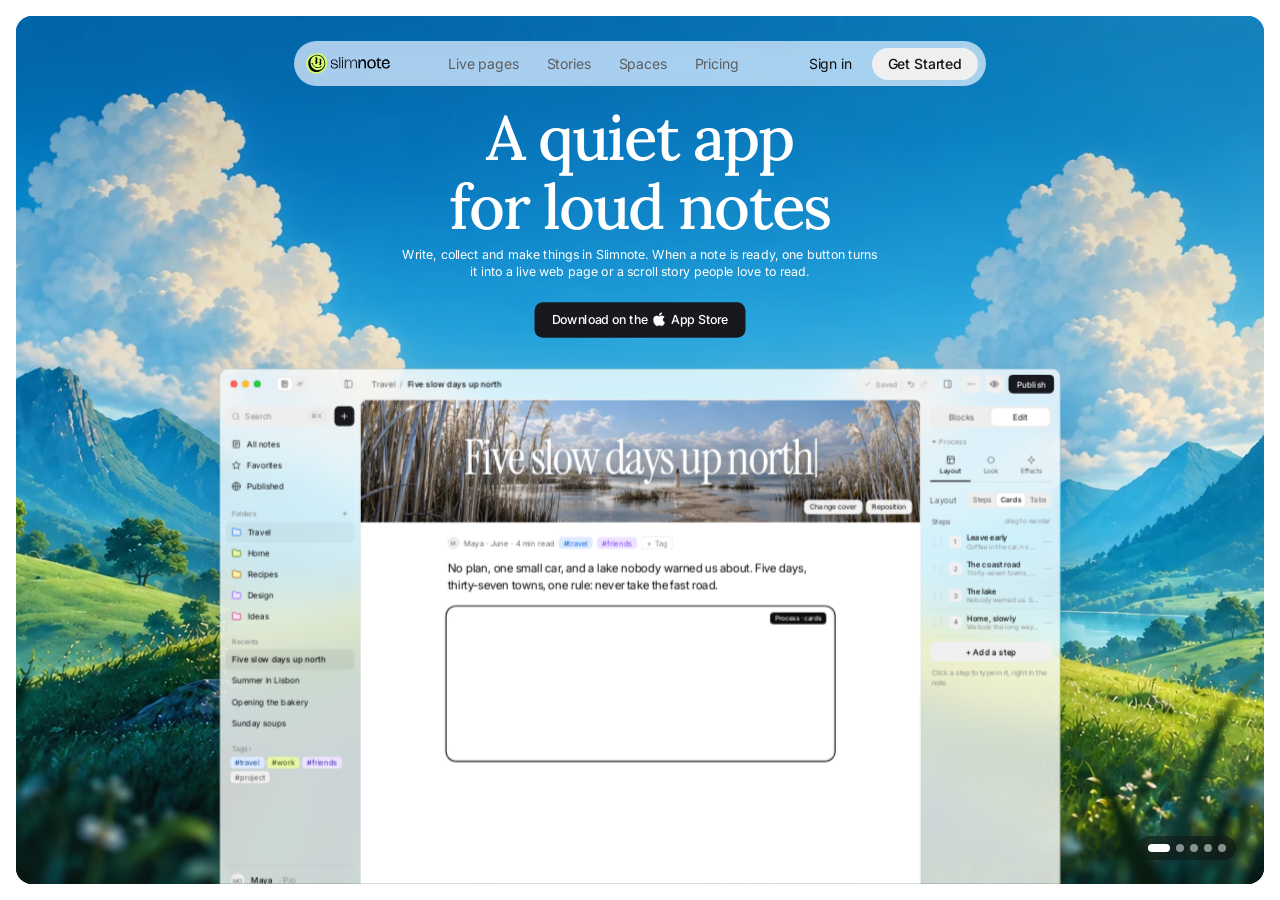
<file: versions/v6/index.html>
<!doctype html>
<html lang="en">
<head>
<meta charset="utf-8">
<meta name="viewport" content="width=device-width, initial-scale=1, viewport-fit=cover">
<title>Slimnote — a quiet app for loud notes</title>
<meta name="description" content="Write, collect and make things in Slimnote. When a note is ready, one button turns it into a live web page.">
<link rel="icon" type="image/svg+xml" href="../../assets/img/slimnote-mark.svg">
<link rel="preconnect" href="https://fonts.googleapis.com">
<link rel="preconnect" href="https://fonts.gstatic.com" crossorigin>
<link rel="stylesheet" href="https://fonts.googleapis.com/css2?family=Lora:wght@500&amp;family=Google+Sans+Flex:wght@400&amp;family=Instrument+Serif:ital@0;1&amp;family=Caveat:wght@500&amp;family=Inter:wght@500&amp;display=swap">
<link rel="stylesheet" href="css/site.css">
</head>
<body>



<main>
  <section class="hero hero--pill hero--fit" data-hero aria-label="Slimnote">
    <div class="hero-card">
      <img class="hero-video" src="../../assets/img/hero-landscape.webp" alt="" aria-hidden="true" width="1672" height="941">
      <div class="hero-shade" aria-hidden="true"></div>
      <header class="nav-pill">
        <nav class="nav-pill-inner" aria-label="Main">
          <a class="nav-logo" href="/" aria-label="Slimnote home"><img src="../../assets/img/slimnote-logo.svg" alt="Slimnote" width="84" height="21"></a>
          <div class="nav-links">
            <a href="#pages">Live pages</a>
            <a href="#stories">Stories</a>
            <a href="#spaces">Spaces</a>
            <a href="#pricing">Pricing</a>
          </div>
          <div class="nav-right">
            <a class="nav-signin" href="https://web.slimnote.app">Sign in</a>
            <a class="btn-quiet btn-round press" href="#get-started">Get Started</a>
          </div>
        </nav>
      </header>

      <div class="hero-content">
        <div class="hero-copy">
          <div class="hero-text">
            <h1 class="hero-title">A quiet app<br>for loud notes</h1>
            <p class="hero-sub">Write, collect and make things in Slimnote. When a note is ready, one button turns it into a live web page or a scroll story people love to read.</p>
          </div>
          <a class="btn-store press" href="#get-started">Download on the <img src="../../assets/img/apple-logo.png" alt="Apple" width="17" height="17"> App Store</a>
        </div>


        <div class="app-frame">
        <div class="app-window" role="img" aria-label="The Slimnote Mac app, showing notes being made">
          <div class="app-scale">
<div class="screen" data-note="cover" aria-hidden="true">
<!-- Five slow days up north — photo cover and process -->
<div style="width: 1440px; height: 900px; position: relative; overflow: hidden; background: #f9f9f9; color: #0d0d0d; font-family: -apple-system, BlinkMacSystemFont, 'SF Pro Text', 'Inter', 'Segoe UI', system-ui, sans-serif; -webkit-font-smoothing: antialiased; display: flex; flex-direction: column; font-size: 14px;">
  <!-- Top bar -->
  <div style="height: 52px; flex: 0 0 52px; display: flex; align-items: center;">
    <div style="width: 240px; flex: 0 0 240px; display: flex; align-items: center; gap: 10px; padding: 0 12px 0 18px; box-sizing: border-box;">
      <span style="display: flex; gap: 8px; width: 68px; flex: 0 0 68px;" aria-hidden="true"><span style="width: 12px; height: 12px; border-radius: 50%; background: #ff5f57; box-shadow: inset 0 0 0 0.5px rgba(0,0,0,0.2);"></span><span style="width: 12px; height: 12px; border-radius: 50%; background: #febc2e; box-shadow: inset 0 0 0 0.5px rgba(0,0,0,0.2);"></span><span style="width: 12px; height: 12px; border-radius: 50%; background: #28c840; box-shadow: inset 0 0 0 0.5px rgba(0,0,0,0.2);"></span></span>
      <div style="display: flex; padding: 2px; border-radius: 8px; background: #eeeeef; margin-left: 0; margin-right: auto;">
        <span style="width: 26px; height: 22px; border-radius: 6px; background: #ffffff; box-shadow: 0 0 0 1px rgba(0,0,0,0.08); display: flex; align-items: center; justify-content: center;"><svg aria-hidden="true" width="14" height="14" viewBox="0 0 24 24" fill="none" stroke="#0d0d0d" stroke-width="1.6" stroke-linecap="round" stroke-linejoin="round"><rect width="16" height="18" x="4" y="3" rx="2"></rect><path d="M8 8h8"></path><path d="M8 12h8"></path><path d="M8 16h5"></path></svg></span>
        <span style="width: 26px; height: 22px; display: flex; align-items: center; justify-content: center;"><svg aria-hidden="true" width="14" height="14" viewBox="0 0 24 24" fill="none" stroke="#8f8f8f" stroke-width="1.6" stroke-linecap="round" stroke-linejoin="round"><circle cx="12" cy="12" r="5"></circle><path d="M3 15c3-1 15-6 18-9"></path></svg></span>
      </div>
      <svg aria-hidden="true" width="16" height="16" viewBox="0 0 24 24" fill="none" stroke="#5d5d5d" stroke-width="1.6" stroke-linecap="round" stroke-linejoin="round"><rect width="18" height="18" x="3" y="3" rx="2"></rect><path d="M9 3v18"></path></svg>
    </div>
    <div style="flex: 1 1 auto; display: flex; align-items: center; gap: 8px; padding-left: 20px;">
      <span style="color: #5d5d5d;">Travel</span><span style="color: #8f8f8f;">/</span><span style="font-weight: 500;">Five slow days up north</span>
    </div>
    <div style="display: flex; align-items: center; gap: 8px; padding-right: 12px;">
      <span style="display: inline-flex; align-items: center; gap: 8px; height: 32px; padding: 0 10px; border-radius: 8px; background: #f0f0f0; font-size: 12px; color: #8f8f8f;"><svg aria-hidden="true" width="12" height="12" viewBox="0 0 24 24" fill="none" stroke="currentColor" stroke-width="2.2" stroke-linecap="round" stroke-linejoin="round"><path d="M20 6 9 17l-5-5"></path></svg>Saved<span style="width: 1px; height: 14px; background: rgba(0,0,0,0.1);"></span><svg aria-hidden="true" width="14" height="14" viewBox="0 0 24 24" fill="none" stroke="#5d5d5d" stroke-width="1.7" stroke-linecap="round" stroke-linejoin="round"><path d="M9 14 4 9l5-5"></path><path d="M4 9h10.5a5.5 5.5 0 0 1 0 11H11"></path></svg><svg aria-hidden="true" width="14" height="14" viewBox="0 0 24 24" fill="none" stroke="#bdbdbd" stroke-width="1.7" stroke-linecap="round" stroke-linejoin="round"><path d="m15 14 5-5-5-5"></path><path d="M20 9H9.5a5.5 5.5 0 0 0 0 11H13"></path></svg></span>
      <span style="width: 32px; height: 35px; display: flex; align-items: center; justify-content: center;"><svg aria-hidden="true" width="16" height="16" viewBox="0 0 24 24" fill="none" stroke="#5d5d5d" stroke-width="1.6" stroke-linecap="round" stroke-linejoin="round"><rect width="18" height="18" x="3" y="3" rx="2"></rect><path d="M15 3v18"></path></svg></span>
      <span style="width: 32px; height: 32px; border-radius: 8px; background: #f0f0f0; display: flex; align-items: center; justify-content: center;"><svg aria-hidden="true" width="16" height="16" viewBox="0 0 24 24" fill="#3a3a3a"><circle cx="5" cy="12" r="1.6"></circle><circle cx="12" cy="12" r="1.6"></circle><circle cx="19" cy="12" r="1.6"></circle></svg></span>
      <span style="width: 32px; height: 32px; border-radius: 8px; background: #f0f0f0; display: flex; align-items: center; justify-content: center;"><svg aria-hidden="true" width="16" height="16" viewBox="0 0 24 24" fill="none" stroke="#0d0d0d" stroke-width="1.6" stroke-linecap="round" stroke-linejoin="round"><path d="M2 12s3.5-7 10-7 10 7 10 7-3.5 7-10 7S2 12 2 12Z"></path><circle cx="12" cy="12" r="3"></circle></svg></span>
      <span data-pub style="height: 32px; padding: 0 14px; border-radius: 8px; background: #17191f; color: #ffffff; font-weight: 500; display: flex; align-items: center; gap: 6px; transition: background-color 200ms ease, color 200ms ease, transform 160ms cubic-bezier(0.23,1,0.32,1);">Publish</span>
    </div>
  </div>
  <div style="flex: 1 1 auto; display: flex; min-height: 0;">
    <!-- Sidebar -->
    <div style="width: 240px; flex: 0 0 240px; padding: 12px 10px; box-sizing: border-box; display: flex; flex-direction: column; gap: 1px;">
      <div style="display: flex; gap: 6px; margin-bottom: 12px;">
        <div style="flex: 1; height: 34px; border-radius: 8px; background: #eeeeef; display: flex; align-items: center; gap: 8px; padding: 0 10px; color: #8f8f8f;"><svg aria-hidden="true" width="15" height="15" viewBox="0 0 24 24" fill="none" stroke="currentColor" stroke-width="1.6" stroke-linecap="round"><circle cx="11" cy="11" r="8"></circle><path d="m21 21-4.3-4.3"></path></svg>Search<span style="margin-left: auto; font-size: 11px; padding: 1px 5px; border-radius: 5px; border: 1px solid rgba(0,0,0,0.1);">⌘K</span></div>
        <span style="width: 34px; height: 34px; border-radius: 8px; background: #17191f; display: flex; align-items: center; justify-content: center;"><svg aria-hidden="true" width="16" height="16" viewBox="0 0 24 24" fill="none" stroke="#ffffff" stroke-width="2" stroke-linecap="round"><path d="M12 5v14"></path><path d="M5 12h14"></path></svg></span>
      </div>
      <div style="height: 35px; display: flex; align-items: center; gap: 10px; padding: 0 10px;"><svg aria-hidden="true" width="16" height="16" viewBox="0 0 24 24" fill="none" stroke="#0d0d0d" stroke-width="1.6" stroke-linecap="round" stroke-linejoin="round"><rect width="16" height="18" x="4" y="3" rx="2"></rect><path d="M8 8h8"></path><path d="M8 12h8"></path><path d="M8 16h5"></path></svg>All notes</div>
      <div style="height: 35px; display: flex; align-items: center; gap: 10px; padding: 0 10px;"><svg aria-hidden="true" width="16" height="16" viewBox="0 0 24 24" fill="none" stroke="#0d0d0d" stroke-width="1.6" stroke-linejoin="round"><polygon points="12 2 15.09 8.26 22 9.27 17 14.14 18.18 21.02 12 17.77 5.82 21.02 7 14.14 2 9.27 8.91 8.26 12 2"></polygon></svg>Favorites</div>
      <div style="height: 35px; display: flex; align-items: center; gap: 10px; padding: 0 10px;"><svg aria-hidden="true" width="16" height="16" viewBox="0 0 24 24" fill="none" stroke="#0d0d0d" stroke-width="1.6" stroke-linecap="round"><circle cx="12" cy="12" r="10"></circle><path d="M12 2a14.5 14.5 0 0 0 0 20 14.5 14.5 0 0 0 0-20"></path><path d="M2 12h20"></path></svg>Published</div>
      <div style="display: flex; align-items: center; justify-content: space-between; padding: 18px 10px 4px; font-size: 12px; font-weight: 500; color: #8f8f8f;">Folders<span style="font-size: 16px; font-weight: 400;">+</span></div>
      <div style="height: 35px; display: flex; align-items: center; gap: 10px; padding: 0 10px; border-radius: 8px; background: rgba(0,0,0,0.04);"><svg aria-hidden="true" width="17" height="17" viewBox="0 0 24 24" fill="#dcebff" stroke="#1a73e8" stroke-width="1.8" stroke-linejoin="round"><path d="M20 20a2 2 0 0 0 2-2V8a2 2 0 0 0-2-2h-7.9a2 2 0 0 1-1.69-.9L9.6 3.9A2 2 0 0 0 7.93 3H4a2 2 0 0 0-2 2v13a2 2 0 0 0 2 2Z"></path></svg>Travel</div>
      <div style="height: 35px; display: flex; align-items: center; gap: 10px; padding: 0 10px;"><svg aria-hidden="true" width="17" height="17" viewBox="0 0 24 24" fill="#e6f8a8" stroke="#4f6b0a" stroke-width="1.8" stroke-linejoin="round"><path d="M20 20a2 2 0 0 0 2-2V8a2 2 0 0 0-2-2h-7.9a2 2 0 0 1-1.69-.9L9.6 3.9A2 2 0 0 0 7.93 3H4a2 2 0 0 0-2 2v13a2 2 0 0 0 2 2Z"></path></svg>Home</div>
      <div style="height: 35px; display: flex; align-items: center; gap: 10px; padding: 0 10px;"><svg aria-hidden="true" width="17" height="17" viewBox="0 0 24 24" fill="#fff0b0" stroke="#9a6700" stroke-width="1.8" stroke-linejoin="round"><path d="M20 20a2 2 0 0 0 2-2V8a2 2 0 0 0-2-2h-7.9a2 2 0 0 1-1.69-.9L9.6 3.9A2 2 0 0 0 7.93 3H4a2 2 0 0 0-2 2v13a2 2 0 0 0 2 2Z"></path></svg>Recipes</div>
      <div style="height: 35px; display: flex; align-items: center; gap: 10px; padding: 0 10px;"><svg aria-hidden="true" width="17" height="17" viewBox="0 0 24 24" fill="#eee3ff" stroke="#8a4dff" stroke-width="1.8" stroke-linejoin="round"><path d="M20 20a2 2 0 0 0 2-2V8a2 2 0 0 0-2-2h-7.9a2 2 0 0 1-1.69-.9L9.6 3.9A2 2 0 0 0 7.93 3H4a2 2 0 0 0-2 2v13a2 2 0 0 0 2 2Z"></path></svg>Design</div>
      <div style="height: 35px; display: flex; align-items: center; gap: 10px; padding: 0 10px;"><svg aria-hidden="true" width="17" height="17" viewBox="0 0 24 24" fill="#ffe0f0" stroke="#c02a7f" stroke-width="1.8" stroke-linejoin="round"><path d="M20 20a2 2 0 0 0 2-2V8a2 2 0 0 0-2-2h-7.9a2 2 0 0 1-1.69-.9L9.6 3.9A2 2 0 0 0 7.93 3H4a2 2 0 0 0-2 2v13a2 2 0 0 0 2 2Z"></path></svg>Ideas</div>
      <div style="padding: 18px 10px 4px; font-size: 12px; font-weight: 500; color: #8f8f8f;">Recents</div>
      <div style="height: 35px; display: flex; align-items: center; padding: 0 10px; border-radius: 8px; background: rgba(0,0,0,0.06); font-weight: 500;">Five slow days up north</div>
      <div style="height: 35px; display: flex; align-items: center; padding: 0 10px;">Summer in Lisbon</div>
      <div style="height: 35px; display: flex; align-items: center; padding: 0 10px;">Opening the bakery</div>
      <div style="height: 35px; display: flex; align-items: center; padding: 0 10px;">Sunday soups</div>
      <div style="padding: 18px 10px 6px; font-size: 12px; font-weight: 500; color: #8f8f8f;">Tags ›</div>
      <div style="display: flex; flex-wrap: wrap; gap: 5px; padding: 0 8px; font-size: 13px;">
        <span style="padding: 2px 8px; border-radius: 6px; background: #dcebff; color: #1f4f8f;">#travel</span>
        <span style="padding: 2px 8px; border-radius: 6px; background: #e6f8a8; color: #3d4d12;">#work</span>
        <span style="padding: 2px 8px; border-radius: 6px; background: #eee3ff; color: #4b2fb8;">#friends</span>
        <span style="padding: 2px 8px; border-radius: 6px; background: #f0f0f0; color: #5d5d5d;">#project</span>
      </div>
      <div style="margin-top: auto; border-top: 1px solid rgba(0,0,0,0.08); padding: 12px 8px 0; display: flex; align-items: center; gap: 10px;">
        <span style="width: 25px; height: 25px; border-radius: 50%; background: #eeeeef; border: 1px solid #dcdcdc; display: flex; align-items: center; justify-content: center; font-size: 10px; color: #5d5d5d;">MO</span><span style="font-weight: 500;">Maya</span><span style="color: #8f8f8f;">· Pro</span>
      </div>
    </div>
    <!-- Note card -->
    <div data-card style="flex: 1 1 auto; min-width: 0; margin: 0 16px 8px 0; background: #ffffff; border: 1px solid rgba(0,0,0,0.08); border-radius: 12px; overflow: hidden; position: relative;">
      <!-- Photo cover with the title on it (selected) -->
      <div style="position: relative; height: 210px; overflow: hidden;">
        <img src="../../assets/img/reed-shore.webp" alt="Reeds on a quiet lake shore" style="width: 100%; height: 100%; object-fit: cover; object-position: center 55%; display: block;">
        <div aria-hidden="true" style="position: absolute; inset: 0; background: linear-gradient(180deg, rgba(0,0,0,0) 30%, rgba(0,0,0,0.28));"></div>
        <h1 style="position: absolute; left: 0; right: 0; top: 58px; margin: 0; text-align: center; font-family: 'Instrument Serif', ui-serif, Georgia, serif; font-weight: 400; font-size: 84px; line-height: 1; letter-spacing: -2.8px; color: #ffffff; text-shadow: 0 2px 24px rgba(0,0,0,0.25);">Five slow days up north</h1>
        <div style="position: absolute; right: 14px; bottom: 14px; display: flex; gap: 6px; font-size: 12px;">
          <span style="padding: 5px 10px; border-radius: 8px; background: rgba(255,255,255,0.92); color: #0d0d0d;">Change cover</span>
          <span style="padding: 5px 10px; border-radius: 8px; background: rgba(255,255,255,0.92); color: #0d0d0d;">Reposition</span>
        </div>
      </div>
      <div style="width: 660px; margin: 0 auto; padding-top: 24px;">
        <div style="display: flex; align-items: center; gap: 8px; font-size: 13px; color: #6b6b6b;">
          <span style="width: 20px; height: 20px; border-radius: 50%; background: #eeeeef; border: 1px solid #dcdcdc; display: flex; align-items: center; justify-content: center; font-size: 9px; color: #5d5d5d;">M</span>Maya · June · 4 min read
          <span style="padding: 2px 8px; border-radius: 6px; background: #dcebff; color: #1a73e8;">#travel</span>
          <span style="padding: 2px 8px; border-radius: 6px; background: #eee3ff; color: #8a4dff;">#friends</span>
          <span style="padding: 2px 8px; border-radius: 6px; border: 1px dashed rgba(0,0,0,0.18); color: #8f8f8f;">+ Tag</span>
        </div>
        <p style="margin: 18px 0 0; font-size: 20px; line-height: 1.45; letter-spacing: -0.45px;">No plan, one small car, and a lake nobody warned us about. Five days, thirty-seven towns, one rule: never take the fast road.</p>
        <!-- Process block, classic cards (selected) -->
        <div style="position: relative; margin-top: 24px; padding: 14px 0 14px 14px; border-radius: 14px; background: #ffffff; box-shadow: 0 0 0 2px #ffffff, 0 0 0 4px #0d0d0d; overflow: hidden;">
          <span style="position: absolute; right: 12px; top: 8px; z-index: 2; padding: 3px 8px; border-radius: 6px; background: #0d0d0d; color: #ffffff; font-size: 11px; font-weight: 500;">Process · cards</span>
          <div data-seq="240" style="display: flex; gap: 12px;">
            <div style="flex: 0 0 196px; border-radius: 12px; overflow: hidden; background: #ffffff; box-shadow: 0 0 0 1px rgba(0,0,0,0.1);">
              <img src="../../assets/img/boardwalk.webp" alt="Friends on a seaside boardwalk" style="width: 100%; height: 128px; object-fit: cover; display: block;">
              <div style="padding: 10px 12px 14px;">
                <div style="font-size: 10px; letter-spacing: 1px; color: #8f8f8f;">01</div>
                <div style="margin-top: 4px; font-family: ui-serif, 'New York', 'Iowan Old Style', Georgia, serif; font-size: 20px; line-height: 1.1; letter-spacing: -0.2px;">Leave early</div>
                <div style="margin-top: 4px; font-size: 13px; line-height: 1.45; color: #3d3d42;">Coffee in the car, no maps.</div>
              </div>
            </div>
            <div style="flex: 0 0 196px; border-radius: 12px; overflow: hidden; background: #ffffff; box-shadow: 0 0 0 1px rgba(0,0,0,0.1);">
              <img src="../../assets/img/hill-traveler.webp" alt="Someone leaping over a green hill" style="width: 100%; height: 128px; object-fit: cover; display: block;">
              <div style="padding: 10px 12px 14px;">
                <div style="font-size: 10px; letter-spacing: 1px; color: #8f8f8f;">02</div>
                <div style="margin-top: 4px; font-family: ui-serif, 'New York', 'Iowan Old Style', Georgia, serif; font-size: 20px; line-height: 1.1; letter-spacing: -0.2px;">The coast road</div>
                <div style="margin-top: 4px; font-size: 13px; line-height: 1.45; color: #3d3d42;">Thirty-seven towns, one rule.</div>
              </div>
            </div>
            <div style="flex: 0 0 196px; border-radius: 12px; overflow: hidden; background: #ffffff; box-shadow: 0 0 0 1px rgba(0,0,0,0.1);">
              <img src="../../assets/img/reed-shore.webp" alt="Reeds on a quiet lake shore" style="width: 100%; height: 128px; object-fit: cover; display: block;">
              <div style="padding: 10px 12px 14px;">
                <div style="font-size: 10px; letter-spacing: 1px; color: #8f8f8f;">03</div>
                <div style="margin-top: 4px; font-family: ui-serif, 'New York', 'Iowan Old Style', Georgia, serif; font-size: 20px; line-height: 1.1; letter-spacing: -0.2px;">The lake</div>
                <div style="margin-top: 4px; font-size: 13px; line-height: 1.45; color: #3d3d42;">Nobody warned us. Sam swam.</div>
              </div>
            </div>
            <div style="flex: 0 0 196px; border-radius: 12px; overflow: hidden; background: #ffffff; box-shadow: 0 0 0 1px rgba(0,0,0,0.1);">
              <img src="../../assets/img/oak-valley.webp" alt="An oak in a green valley" style="width: 100%; height: 128px; object-fit: cover; display: block;">
              <div style="padding: 10px 12px 14px;">
                <div style="font-size: 10px; letter-spacing: 1px; color: #8f8f8f;">04</div>
                <div style="margin-top: 4px; font-family: ui-serif, 'New York', 'Iowan Old Style', Georgia, serif; font-size: 20px; line-height: 1.1; letter-spacing: -0.2px;">Home, slowly</div>
                <div style="margin-top: 4px; font-size: 13px; line-height: 1.45; color: #3d3d42;">We took the long way back.</div>
              </div>
            </div>
          </div>
        </div>
      </div>
    </div>
    <!-- Right panel: process -->
    <div data-panel style="width: 224px; flex: 0 0 224px; padding: 12px 16px 12px 0; box-sizing: border-box; display: flex; flex-direction: column;">
      <div style="display: flex; padding: 3px; border-radius: 10px; background: #eeeeef;">
        <span style="flex: 1; text-align: center; padding: 7px 0; color: #5d5d5d;">Blocks</span>
        <span style="flex: 1; text-align: center; padding: 7px 0; border-radius: 8px; background: #ffffff; box-shadow: 0 0 0 1px rgba(0,0,0,0.06);">Edit</span>
      </div>
      <div style="display: flex; align-items: center; gap: 6px; padding: 16px 4px 8px; font-size: 12px; color: #8f8f8f;"><span style="width: 5px; height: 5px; border-radius: 50%; background: #8f8f8f;"></span>Process</div>
      <div style="display: flex; border-bottom: 1px solid rgba(0,0,0,0.08); margin-bottom: 12px; font-size: 12px;">
        <span style="flex: 1; display: flex; flex-direction: column; align-items: center; gap: 4px; padding: 8px 0 9px; font-size: 11px; color: #0d0d0d; border-bottom: 2px solid #0d0d0d; font-weight: 500;"><svg aria-hidden="true" width="16" height="16" viewBox="0 0 24 24" fill="none" stroke="#0d0d0d" stroke-width="1.6" stroke-linecap="round" stroke-linejoin="round"><rect width="18" height="18" x="3" y="3" rx="2"></rect><path d="M3 9h18"></path><path d="M9 21V9"></path></svg>Layout</span>
        <span style="flex: 1; display: flex; flex-direction: column; align-items: center; gap: 4px; padding: 8px 0 9px; font-size: 11px; color: #5d5d5d;"><svg aria-hidden="true" width="16" height="16" viewBox="0 0 24 24" fill="none" stroke="#5d5d5d" stroke-width="1.6" stroke-linecap="round" stroke-linejoin="round"><circle cx="12" cy="12" r="8"></circle></svg>Look</span>
        <span style="flex: 1; display: flex; flex-direction: column; align-items: center; gap: 4px; padding: 8px 0 9px; font-size: 11px; color: #5d5d5d;"><svg aria-hidden="true" width="16" height="16" viewBox="0 0 24 24" fill="none" stroke="#5d5d5d" stroke-width="1.6" stroke-linecap="round" stroke-linejoin="round"><path d="m12 3-1.9 5.8a2 2 0 0 1-1.3 1.3L3 12l5.8 1.9a2 2 0 0 1 1.3 1.3L12 21l1.9-5.8a2 2 0 0 1 1.3-1.3L21 12l-5.8-1.9a2 2 0 0 1-1.3-1.3Z"></path></svg>Effects</span>
      </div>
      <div style="height: 36px; display: flex; align-items: center; justify-content: space-between;"><span style="color: #5d5d5d;">Layout</span>
        <span style="display: flex; padding: 2px; border-radius: 8px; background: #eeeeef; font-size: 12px;"><span style="padding: 4px 8px; color: #5d5d5d;">Steps</span><span style="padding: 4px 8px; border-radius: 6px; background: #ffffff; box-shadow: 0 0 0 1px rgba(0,0,0,0.06); font-weight: 500;">Cards</span><span style="padding: 4px 8px; color: #5d5d5d;">Tabs</span></span>
      </div>
      <div style="display: flex; justify-content: space-between; padding: 12px 2px 4px; font-size: 12px;"><span style="color: #5d5d5d;">Steps</span><span style="color: #8f8f8f; font-size: 11px;">drag to reorder</span></div>
      <div style="height: 46px; display: flex; align-items: center; gap: 8px; border-bottom: 1px solid rgba(0,0,0,0.05);"><span style="color: #bdbdbd; letter-spacing: -2px;">⋮⋮</span><span style="width: 22px; height: 22px; border-radius: 6px; background: #f0f0f0; font-size: 11px; display: flex; align-items: center; justify-content: center; color: #5d5d5d;">1</span><div style="flex: 1; min-width: 0;"><div style="font-weight: 500; font-size: 13px;">Leave early</div><div style="font-size: 11px; color: #8f8f8f; white-space: nowrap; overflow: hidden; text-overflow: ellipsis;">Coffee in the car, no maps.</div></div><span style="color: #8f8f8f;">⋯</span></div>
      <div style="height: 46px; display: flex; align-items: center; gap: 8px; border-bottom: 1px solid rgba(0,0,0,0.05);"><span style="color: #bdbdbd; letter-spacing: -2px;">⋮⋮</span><span style="width: 22px; height: 22px; border-radius: 6px; background: #f0f0f0; font-size: 11px; display: flex; align-items: center; justify-content: center; color: #5d5d5d;">2</span><div style="flex: 1; min-width: 0;"><div style="font-weight: 500; font-size: 13px;">The coast road</div><div style="font-size: 11px; color: #8f8f8f; white-space: nowrap; overflow: hidden; text-overflow: ellipsis;">Thirty-seven towns, one rule.</div></div><span style="color: #8f8f8f;">⋯</span></div>
      <div style="height: 46px; display: flex; align-items: center; gap: 8px; border-bottom: 1px solid rgba(0,0,0,0.05);"><span style="color: #bdbdbd; letter-spacing: -2px;">⋮⋮</span><span style="width: 22px; height: 22px; border-radius: 6px; background: #f0f0f0; font-size: 11px; display: flex; align-items: center; justify-content: center; color: #5d5d5d;">3</span><div style="flex: 1; min-width: 0;"><div style="font-weight: 500; font-size: 13px;">The lake</div><div style="font-size: 11px; color: #8f8f8f; white-space: nowrap; overflow: hidden; text-overflow: ellipsis;">Nobody warned us. Sam swam.</div></div><span style="color: #8f8f8f;">⋯</span></div>
      <div style="height: 46px; display: flex; align-items: center; gap: 8px; border-bottom: 1px solid rgba(0,0,0,0.05);"><span style="color: #bdbdbd; letter-spacing: -2px;">⋮⋮</span><span style="width: 22px; height: 22px; border-radius: 6px; background: #f0f0f0; font-size: 11px; display: flex; align-items: center; justify-content: center; color: #5d5d5d;">4</span><div style="flex: 1; min-width: 0;"><div style="font-weight: 500; font-size: 13px;">Home, slowly</div><div style="font-size: 11px; color: #8f8f8f; white-space: nowrap; overflow: hidden; text-overflow: ellipsis;">We took the long way back.</div></div><span style="color: #8f8f8f;">⋯</span></div>
      <div style="margin-top: 10px; display: flex; align-items: center; justify-content: center; height: 34px; border-radius: 8px; background: #f0f0f0; font-weight: 500;">+ Add a step</div>
      <p style="margin: 10px 2px 0; font-size: 12px; line-height: 1.45; color: #8f8f8f;">Click a step to type in it, right in the note.</p>
    </div>
  </div>
</div>
</div>
<div class="screen" data-note="scrapbook" aria-hidden="true">
<!-- Dana turns 30 — scrapbook gallery -->
<div style="width: 1440px; height: 900px; position: relative; overflow: hidden; background: #f9f9f9; color: #0d0d0d; font-family: -apple-system, BlinkMacSystemFont, 'SF Pro Text', 'Inter', 'Segoe UI', system-ui, sans-serif; -webkit-font-smoothing: antialiased; display: flex; flex-direction: column; font-size: 14px;">
  <!-- Top bar -->
  <div style="height: 52px; flex: 0 0 52px; display: flex; align-items: center;">
    <div style="width: 240px; flex: 0 0 240px; display: flex; align-items: center; gap: 10px; padding: 0 12px 0 18px; box-sizing: border-box;">
      <span style="display: flex; gap: 8px; width: 68px; flex: 0 0 68px;" aria-hidden="true"><span style="width: 12px; height: 12px; border-radius: 50%; background: #ff5f57; box-shadow: inset 0 0 0 0.5px rgba(0,0,0,0.2);"></span><span style="width: 12px; height: 12px; border-radius: 50%; background: #febc2e; box-shadow: inset 0 0 0 0.5px rgba(0,0,0,0.2);"></span><span style="width: 12px; height: 12px; border-radius: 50%; background: #28c840; box-shadow: inset 0 0 0 0.5px rgba(0,0,0,0.2);"></span></span>
      <div style="display: flex; padding: 2px; border-radius: 8px; background: #eeeeef; margin-left: 0; margin-right: auto;">
        <span style="width: 26px; height: 22px; border-radius: 6px; background: #ffffff; box-shadow: 0 0 0 1px rgba(0,0,0,0.08); display: flex; align-items: center; justify-content: center;"><svg aria-hidden="true" width="14" height="14" viewBox="0 0 24 24" fill="none" stroke="#0d0d0d" stroke-width="1.6" stroke-linecap="round" stroke-linejoin="round"><rect width="16" height="18" x="4" y="3" rx="2"></rect><path d="M8 8h8"></path><path d="M8 12h8"></path><path d="M8 16h5"></path></svg></span>
        <span style="width: 26px; height: 22px; display: flex; align-items: center; justify-content: center;"><svg aria-hidden="true" width="14" height="14" viewBox="0 0 24 24" fill="none" stroke="#8f8f8f" stroke-width="1.6" stroke-linecap="round" stroke-linejoin="round"><circle cx="12" cy="12" r="5"></circle><path d="M3 15c3-1 15-6 18-9"></path></svg></span>
      </div>
      <svg aria-hidden="true" width="16" height="16" viewBox="0 0 24 24" fill="none" stroke="#5d5d5d" stroke-width="1.6" stroke-linecap="round" stroke-linejoin="round"><rect width="18" height="18" x="3" y="3" rx="2"></rect><path d="M9 3v18"></path></svg>
    </div>
    <div style="flex: 1 1 auto; display: flex; align-items: center; gap: 8px; padding-left: 20px;">
      <span style="color: #5d5d5d;">Home</span><span style="color: #8f8f8f;">/</span><span style="font-weight: 500;">Dana turns 30</span>
    </div>
    <div style="display: flex; align-items: center; gap: 8px; padding-right: 12px;">
      <span style="display: inline-flex; align-items: center; gap: 6px; font-size: 13px; color: #5d5d5d; margin-right: 6px;"><span style="display: flex;"><span style="width: 20px; height: 20px; border-radius: 50%; background: #eee3ff; border: 1.5px solid #ffffff; display: flex; align-items: center; justify-content: center; font-size: 9px; color: #4b2fb8;">S</span><span style="width: 20px; height: 20px; margin-left: -6px; border-radius: 50%; background: #e6f8a8; border: 1.5px solid #ffffff; display: flex; align-items: center; justify-content: center; font-size: 9px; color: #3d4d12;">C</span></span>Sam is editing</span>
      <span style="display: inline-flex; align-items: center; gap: 8px; height: 32px; padding: 0 10px; border-radius: 8px; background: #f0f0f0; font-size: 12px; color: #8f8f8f;"><svg aria-hidden="true" width="12" height="12" viewBox="0 0 24 24" fill="none" stroke="currentColor" stroke-width="2.2" stroke-linecap="round" stroke-linejoin="round"><path d="M20 6 9 17l-5-5"></path></svg>Saved<span style="width: 1px; height: 14px; background: rgba(0,0,0,0.1);"></span><svg aria-hidden="true" width="14" height="14" viewBox="0 0 24 24" fill="none" stroke="#5d5d5d" stroke-width="1.7" stroke-linecap="round" stroke-linejoin="round"><path d="M9 14 4 9l5-5"></path><path d="M4 9h10.5a5.5 5.5 0 0 1 0 11H11"></path></svg><svg aria-hidden="true" width="14" height="14" viewBox="0 0 24 24" fill="none" stroke="#bdbdbd" stroke-width="1.7" stroke-linecap="round" stroke-linejoin="round"><path d="m15 14 5-5-5-5"></path><path d="M20 9H9.5a5.5 5.5 0 0 0 0 11H13"></path></svg></span>
      <span style="width: 32px; height: 35px; display: flex; align-items: center; justify-content: center;"><svg aria-hidden="true" width="16" height="16" viewBox="0 0 24 24" fill="none" stroke="#5d5d5d" stroke-width="1.6" stroke-linecap="round" stroke-linejoin="round"><rect width="18" height="18" x="3" y="3" rx="2"></rect><path d="M15 3v18"></path></svg></span>
      <span style="width: 32px; height: 32px; border-radius: 8px; background: #f0f0f0; display: flex; align-items: center; justify-content: center;"><svg aria-hidden="true" width="16" height="16" viewBox="0 0 24 24" fill="#3a3a3a"><circle cx="5" cy="12" r="1.6"></circle><circle cx="12" cy="12" r="1.6"></circle><circle cx="19" cy="12" r="1.6"></circle></svg></span>
      <span style="width: 32px; height: 32px; border-radius: 8px; background: #f0f0f0; display: flex; align-items: center; justify-content: center;"><svg aria-hidden="true" width="16" height="16" viewBox="0 0 24 24" fill="none" stroke="#0d0d0d" stroke-width="1.6" stroke-linecap="round" stroke-linejoin="round"><path d="M2 12s3.5-7 10-7 10 7 10 7-3.5 7-10 7S2 12 2 12Z"></path><circle cx="12" cy="12" r="3"></circle></svg></span>
      <span data-pub style="height: 32px; padding: 0 14px; border-radius: 8px; background: #17191f; color: #ffffff; font-weight: 500; display: flex; align-items: center; gap: 6px; transition: background-color 200ms ease, color 200ms ease, transform 160ms cubic-bezier(0.23,1,0.32,1);">Publish</span>
    </div>
  </div>
  <div style="flex: 1 1 auto; display: flex; min-height: 0;">
    <!-- Sidebar -->
    <div style="width: 240px; flex: 0 0 240px; padding: 12px 10px; box-sizing: border-box; display: flex; flex-direction: column; gap: 1px;">
      <div style="display: flex; gap: 6px; margin-bottom: 12px;">
        <div style="flex: 1; height: 34px; border-radius: 8px; background: #eeeeef; display: flex; align-items: center; gap: 8px; padding: 0 10px; color: #8f8f8f;"><svg aria-hidden="true" width="15" height="15" viewBox="0 0 24 24" fill="none" stroke="currentColor" stroke-width="1.6" stroke-linecap="round"><circle cx="11" cy="11" r="8"></circle><path d="m21 21-4.3-4.3"></path></svg>Search<span style="margin-left: auto; font-size: 11px; padding: 1px 5px; border-radius: 5px; border: 1px solid rgba(0,0,0,0.1);">⌘K</span></div>
        <span style="width: 34px; height: 34px; border-radius: 8px; background: #17191f; display: flex; align-items: center; justify-content: center;"><svg aria-hidden="true" width="16" height="16" viewBox="0 0 24 24" fill="none" stroke="#ffffff" stroke-width="2" stroke-linecap="round"><path d="M12 5v14"></path><path d="M5 12h14"></path></svg></span>
      </div>
      <div style="height: 35px; display: flex; align-items: center; gap: 10px; padding: 0 10px;"><svg aria-hidden="true" width="16" height="16" viewBox="0 0 24 24" fill="none" stroke="#0d0d0d" stroke-width="1.6" stroke-linecap="round" stroke-linejoin="round"><rect width="16" height="18" x="4" y="3" rx="2"></rect><path d="M8 8h8"></path><path d="M8 12h8"></path><path d="M8 16h5"></path></svg>All notes</div>
      <div style="height: 35px; display: flex; align-items: center; gap: 10px; padding: 0 10px;"><svg aria-hidden="true" width="16" height="16" viewBox="0 0 24 24" fill="none" stroke="#0d0d0d" stroke-width="1.6" stroke-linejoin="round"><polygon points="12 2 15.09 8.26 22 9.27 17 14.14 18.18 21.02 12 17.77 5.82 21.02 7 14.14 2 9.27 8.91 8.26 12 2"></polygon></svg>Favorites</div>
      <div style="height: 35px; display: flex; align-items: center; gap: 10px; padding: 0 10px;"><svg aria-hidden="true" width="16" height="16" viewBox="0 0 24 24" fill="none" stroke="#0d0d0d" stroke-width="1.6" stroke-linecap="round"><circle cx="12" cy="12" r="10"></circle><path d="M12 2a14.5 14.5 0 0 0 0 20 14.5 14.5 0 0 0 0-20"></path><path d="M2 12h20"></path></svg>Published</div>
      <div style="display: flex; align-items: center; justify-content: space-between; padding: 18px 10px 4px; font-size: 12px; font-weight: 500; color: #8f8f8f;">Folders<span style="font-size: 16px; font-weight: 400;">+</span></div>
      <div style="height: 35px; display: flex; align-items: center; gap: 10px; padding: 0 10px;"><svg aria-hidden="true" width="17" height="17" viewBox="0 0 24 24" fill="#dcebff" stroke="#1a73e8" stroke-width="1.8" stroke-linejoin="round"><path d="M20 20a2 2 0 0 0 2-2V8a2 2 0 0 0-2-2h-7.9a2 2 0 0 1-1.69-.9L9.6 3.9A2 2 0 0 0 7.93 3H4a2 2 0 0 0-2 2v13a2 2 0 0 0 2 2Z"></path></svg>Travel</div>
      <div style="height: 35px; display: flex; align-items: center; gap: 10px; padding: 0 10px; border-radius: 8px; background: rgba(0,0,0,0.04);"><svg aria-hidden="true" width="17" height="17" viewBox="0 0 24 24" fill="#e6f8a8" stroke="#4f6b0a" stroke-width="1.8" stroke-linejoin="round"><path d="M20 20a2 2 0 0 0 2-2V8a2 2 0 0 0-2-2h-7.9a2 2 0 0 1-1.69-.9L9.6 3.9A2 2 0 0 0 7.93 3H4a2 2 0 0 0-2 2v13a2 2 0 0 0 2 2Z"></path></svg>Home</div>
      <div style="height: 35px; display: flex; align-items: center; gap: 10px; padding: 0 10px;"><svg aria-hidden="true" width="17" height="17" viewBox="0 0 24 24" fill="#fff0b0" stroke="#9a6700" stroke-width="1.8" stroke-linejoin="round"><path d="M20 20a2 2 0 0 0 2-2V8a2 2 0 0 0-2-2h-7.9a2 2 0 0 1-1.69-.9L9.6 3.9A2 2 0 0 0 7.93 3H4a2 2 0 0 0-2 2v13a2 2 0 0 0 2 2Z"></path></svg>Recipes</div>
      <div style="height: 35px; display: flex; align-items: center; gap: 10px; padding: 0 10px;"><svg aria-hidden="true" width="17" height="17" viewBox="0 0 24 24" fill="#eee3ff" stroke="#8a4dff" stroke-width="1.8" stroke-linejoin="round"><path d="M20 20a2 2 0 0 0 2-2V8a2 2 0 0 0-2-2h-7.9a2 2 0 0 1-1.69-.9L9.6 3.9A2 2 0 0 0 7.93 3H4a2 2 0 0 0-2 2v13a2 2 0 0 0 2 2Z"></path></svg>Design</div>
      <div style="height: 35px; display: flex; align-items: center; gap: 10px; padding: 0 10px;"><svg aria-hidden="true" width="17" height="17" viewBox="0 0 24 24" fill="#ffe0f0" stroke="#c02a7f" stroke-width="1.8" stroke-linejoin="round"><path d="M20 20a2 2 0 0 0 2-2V8a2 2 0 0 0-2-2h-7.9a2 2 0 0 1-1.69-.9L9.6 3.9A2 2 0 0 0 7.93 3H4a2 2 0 0 0-2 2v13a2 2 0 0 0 2 2Z"></path></svg>Ideas</div>
      <div style="padding: 18px 10px 4px; font-size: 12px; font-weight: 500; color: #8f8f8f;">Recents</div>
      <div style="height: 35px; display: flex; align-items: center; padding: 0 10px; border-radius: 8px; background: rgba(0,0,0,0.06); font-weight: 500;">Dana turns 30</div>
      <div style="height: 35px; display: flex; align-items: center; padding: 0 10px;">Five slow days up north</div>
      <div style="height: 35px; display: flex; align-items: center; padding: 0 10px;">Opening the bakery</div>
      <div style="height: 35px; display: flex; align-items: center; padding: 0 10px;">Sunday soups</div>
      <div style="padding: 18px 10px 6px; font-size: 12px; font-weight: 500; color: #8f8f8f;">Tags ›</div>
      <div style="display: flex; flex-wrap: wrap; gap: 5px; padding: 0 8px; font-size: 13px;">
        <span style="padding: 2px 8px; border-radius: 6px; background: #ffe0f0; color: #8f1f5c;">#birthday</span>
        <span style="padding: 2px 8px; border-radius: 6px; background: #eee3ff; color: #4b2fb8;">#friends</span>
        <span style="padding: 2px 8px; border-radius: 6px; background: #dcebff; color: #1f4f8f;">#travel</span>
        <span style="padding: 2px 8px; border-radius: 6px; background: #e6f8a8; color: #3d4d12;">#work</span>
      </div>
      <div style="margin-top: auto; border-top: 1px solid rgba(0,0,0,0.08); padding: 12px 8px 0; display: flex; align-items: center; gap: 10px;">
        <span style="width: 25px; height: 25px; border-radius: 50%; background: #eeeeef; border: 1px solid #dcdcdc; display: flex; align-items: center; justify-content: center; font-size: 10px; color: #5d5d5d;">CM</span><span style="font-weight: 500;">Chloe</span><span style="color: #8f8f8f;">· Family</span>
      </div>
    </div>
    <!-- Note card -->
    <div data-card style="flex: 1 1 auto; min-width: 0; margin: 0 16px 8px 0; background: #ffffff; border: 1px solid rgba(0,0,0,0.08); border-radius: 12px; overflow: hidden; position: relative;">
      <div style="width: 680px; margin: 0 auto; padding-top: 30px;">
        <div style="display: flex; align-items: center; gap: 8px; font-size: 13px; color: #6b6b6b;">
          <span style="width: 20px; height: 20px; border-radius: 50%; background: #eeeeef; border: 1px solid #dcdcdc; display: flex; align-items: center; justify-content: center; font-size: 9px; color: #5d5d5d;">C</span>Chloe, Sam · Jun 14 · 2 min read
          <span style="padding: 2px 8px; border-radius: 6px; background: #ffe0f0; color: #8f1f5c;">#birthday</span>
          <span style="padding: 2px 8px; border-radius: 6px; background: #eee3ff; color: #4b2fb8;">#friends</span>
        </div>
        <h1 style="margin: 22px 0 0; font-family: 'Instrument Serif', ui-serif, Georgia, serif; font-weight: 400; font-size: 92px; line-height: 0.95; letter-spacing: -2.5px;">Dana turns <span style="font-style: italic;">30</span></h1>
        <p style="margin: 18px 0 0; font-size: 20px; line-height: 1.4; letter-spacing: -0.45px;">Rooftop, string lights, a cake that almost didn’t make it up the stairs.</p>
      </div>
      <!-- Scrapbook gallery, selected -->
      <div style="position: relative; width: 760px; height: 470px; margin: 26px auto 0; border-radius: 12px; overflow: hidden; background-color: #f6f6f2; background-image: linear-gradient(rgba(70,90,160,0.16) 1px, transparent 1px), linear-gradient(90deg, rgba(70,90,160,0.16) 1px, transparent 1px); background-size: 28px 28px; box-shadow: inset 0 0 0 2px #0d0d0d;">
        <span style="position: absolute; left: 12px; top: 12px; z-index: 6; padding: 3px 8px; border-radius: 6px; background: #0d0d0d; color: #ffffff; font-size: 11px; font-weight: 500;">Gallery · scrapbook</span>
        <!-- torn note -->
        <div style="position: absolute; left: 34px; top: 54px; width: 190px; padding: 18px 16px 22px; background: #fffdf6; transform: rotate(-5deg); box-shadow: 0 6px 16px rgba(0,0,0,0.12); clip-path: polygon(0 4%, 8% 0, 18% 3%, 30% 0, 44% 2%, 58% 0, 72% 3%, 86% 0, 100% 2%, 100% 100%, 0 100%);">
          <p style="margin: 0; font-family: 'Caveat', 'Bradley Hand', cursive; font-size: 26px; line-height: 1.1; color: #2b2b2b;">Saturday, 7pm<br>rooftop!! bring<br>a sweater</p>
        </div>
        <span style="position: absolute; left: 80px; top: 40px; width: 90px; height: 22px; background: rgba(210,252,108,0.85); transform: rotate(-8deg);"></span>
        <!-- big polaroid -->
        <div style="position: absolute; left: 236px; top: 30px; width: 268px; padding: 12px 12px 46px; background: #fbfaf6; transform: rotate(2.5deg); box-shadow: 0 14px 30px rgba(0,0,0,0.2);">
          <img src="../../assets/img/rooftop.webp" alt="The rooftop at dusk" style="width: 244px; height: 250px; object-fit: cover; display: block;">
          <p style="margin: 8px 0 0; font-family: 'Caveat', 'Bradley Hand', cursive; font-size: 22px; color: #3a3a3a;">the view, 8:12pm</p>
        </div>
        <span style="position: absolute; left: 330px; top: 18px; width: 80px; height: 22px; background: rgba(185,166,245,0.8); transform: rotate(4deg);"></span>
        <!-- cake -->
        <div style="position: absolute; left: 520px; top: 46px; width: 200px; padding: 9px 9px 32px; background: #fbfaf6; transform: rotate(-4deg); box-shadow: 0 12px 26px rgba(0,0,0,0.18);">
          <img src="../../assets/img/cake.webp" alt="Birthday cake with candles" style="width: 182px; height: 170px; object-fit: cover; display: block;">
          <p style="margin: 6px 0 0; font-family: 'Caveat', 'Bradley Hand', cursive; font-size: 19px; color: #3a3a3a;">made it! (barely)</p>
        </div>
        <!-- lights small square -->
        <div style="position: absolute; left: 44px; top: 250px; width: 168px; padding: 8px; background: #ffffff; transform: rotate(4deg); box-shadow: 0 10px 22px rgba(0,0,0,0.16);">
          <img src="../../assets/img/lights.webp" alt="String lights" style="width: 152px; height: 150px; object-fit: cover; display: block;">
        </div>
        <!-- gift, torn edge -->
        <div style="position: absolute; left: 540px; top: 270px; width: 190px; transform: rotate(5deg); filter: drop-shadow(0 8px 14px rgba(0,0,0,0.18));">
          <img src="../../assets/img/gift.webp" alt="A wrapped gift" style="width: 190px; height: 160px; object-fit: cover; display: block; clip-path: polygon(0 3%, 10% 0, 22% 4%, 36% 1%, 50% 4%, 64% 0, 78% 3%, 90% 0, 100% 3%, 100% 97%, 88% 100%, 74% 96%, 60% 100%, 46% 97%, 32% 100%, 18% 96%, 6% 100%, 0 97%);">
        </div>
        <!-- ticket stub -->
        <div style="position: absolute; left: 252px; top: 362px; padding: 8px 14px; background: #fff0b0; border: 1.5px dashed #c9a43a; transform: rotate(-3deg); font-family: ui-monospace, 'SF Mono', Menlo, monospace; font-size: 11px; letter-spacing: 1.5px; color: #6b5310;">ADMIT ONE · DANA’S 30TH</div>
        <!-- stickers -->
        <img data-place src="../../assets/img/sticker-love-it.webp" alt="" style="position: absolute; left: 440px; top: 300px; width: 104px; transform: rotate(-10deg);">
        <img src="../../assets/img/sticker-daisy.webp" alt="" style="position: absolute; left: 190px; top: 220px; width: 66px; transform: rotate(14deg);">
        <img src="../../assets/img/sticker-smiley.webp" alt="" style="position: absolute; left: 686px; top: 20px; width: 64px; transform: rotate(10deg);">
      </div>
    </div>
    <!-- Right panel: gallery style -->
    <div data-panel style="width: 224px; flex: 0 0 224px; padding: 12px 16px 12px 0; box-sizing: border-box; display: flex; flex-direction: column;">
      <div style="display: flex; padding: 3px; border-radius: 10px; background: #eeeeef;">
        <span style="flex: 1; text-align: center; padding: 7px 0; color: #5d5d5d;">Blocks</span>
        <span style="flex: 1; text-align: center; padding: 7px 0; border-radius: 8px; background: #ffffff; box-shadow: 0 0 0 1px rgba(0,0,0,0.06);">Edit</span>
      </div>
      <div style="display: flex; align-items: center; gap: 6px; padding: 16px 4px 8px; font-size: 12px; color: #8f8f8f;"><span style="width: 5px; height: 5px; border-radius: 50%; background: #8f8f8f;"></span>Gallery</div>
      <div style="display: flex; border-bottom: 1px solid rgba(0,0,0,0.08); margin-bottom: 12px; font-size: 12px;">
        <span style="flex: 1; display: flex; flex-direction: column; align-items: center; gap: 4px; padding: 8px 0 9px; font-size: 11px; color: #5d5d5d;"><svg aria-hidden="true" width="16" height="16" viewBox="0 0 24 24" fill="none" stroke="#5d5d5d" stroke-width="1.6" stroke-linecap="round" stroke-linejoin="round"><rect width="18" height="18" x="3" y="3" rx="2"></rect><path d="M3 9h18"></path><path d="M9 21V9"></path></svg>Layout</span>
        <span style="flex: 1; display: flex; flex-direction: column; align-items: center; gap: 4px; padding: 8px 0 9px; font-size: 11px; color: #0d0d0d; border-bottom: 2px solid #0d0d0d; font-weight: 500;"><svg aria-hidden="true" width="16" height="16" viewBox="0 0 24 24" fill="none" stroke="#0d0d0d" stroke-width="1.6" stroke-linecap="round" stroke-linejoin="round"><circle cx="12" cy="12" r="8"></circle></svg>Look</span>
        <span style="flex: 1; display: flex; flex-direction: column; align-items: center; gap: 4px; padding: 8px 0 9px; font-size: 11px; color: #5d5d5d;"><svg aria-hidden="true" width="16" height="16" viewBox="0 0 24 24" fill="none" stroke="#5d5d5d" stroke-width="1.6" stroke-linecap="round" stroke-linejoin="round"><path d="m12 3-1.9 5.8a2 2 0 0 1-1.3 1.3L3 12l5.8 1.9a2 2 0 0 1 1.3 1.3L12 21l1.9-5.8a2 2 0 0 1 1.3-1.3L21 12l-5.8-1.9a2 2 0 0 1-1.3-1.3Z"></path></svg>Effects</span>
      </div>
      <div style="height: 40px; display: flex; align-items: center; justify-content: space-between;"><span style="color: #5d5d5d;">Style</span>
        <span style="display: flex; padding: 2px; border-radius: 8px; background: #eeeeef; font-size: 12px;"><span style="padding: 4px 8px; color: #5d5d5d;">Classic</span><span style="padding: 4px 8px; border-radius: 6px; background: #ffffff; box-shadow: 0 0 0 1px rgba(0,0,0,0.06); font-weight: 500;">✂ Scrapbook</span></span>
      </div>
      <div style="font-size: 12px; color: #5d5d5d; padding: 10px 2px 6px;">Paper</div>
      <div style="display: grid; grid-template-columns: repeat(4, minmax(0, 1fr)); gap: 6px;">
        <span style="height: 34px; border-radius: 7px; background: #ffffff; border: 1px solid rgba(0,0,0,0.1);"></span>
        <span style="height: 34px; border-radius: 7px; background-color: #e6d6ba; background-image: radial-gradient(rgba(90,60,20,0.2) 1px, transparent 1.2px); background-size: 5px 5px; border: 1px solid rgba(0,0,0,0.1);"></span>
        <span style="height: 34px; border-radius: 7px; background-color: #f6f6f2; background-image: linear-gradient(rgba(70,90,160,0.2) 1px, transparent 1px), linear-gradient(90deg, rgba(70,90,160,0.2) 1px, transparent 1px); background-size: 8px 8px; box-shadow: 0 0 0 2px #ffffff, 0 0 0 3px #0d0d0d;"></span>
        <span style="height: 34px; border-radius: 7px; background: #fbd9e3; border: 1px solid rgba(0,0,0,0.1);"></span>
      </div>
      <div style="font-size: 12px; color: #5d5d5d; padding: 14px 2px 6px;">Frames</div>
      <div style="display: flex; flex-wrap: wrap; gap: 5px; font-size: 12px;">
        <span style="padding: 3px 9px; border-radius: 999px; background: #0d0d0d; color: #ffffff;">Polaroid</span>
        <span style="padding: 3px 9px; border-radius: 999px; background: #f0f0f0;">Torn</span>
        <span style="padding: 3px 9px; border-radius: 999px; background: #f0f0f0;">Plain</span>
        <span style="padding: 3px 9px; border-radius: 999px; background: #f0f0f0;">Mixed</span>
      </div>
      <div style="height: 40px; margin-top: 12px; display: flex; align-items: center; justify-content: space-between; border-top: 1px solid rgba(0,0,0,0.06);"><span style="color: #5d5d5d;">Tape</span><span style="width: 32px; height: 18px; border-radius: 999px; background: #0d0d0d; position: relative;"><span style="position: absolute; right: 2px; top: 2px; width: 14px; height: 14px; border-radius: 50%; background: #ffffff;"></span></span></div>
      <div style="height: 40px; display: flex; align-items: center; justify-content: space-between; border-top: 1px solid rgba(0,0,0,0.06);"><span style="color: #5d5d5d;">Handwritten captions</span><span style="width: 32px; height: 18px; border-radius: 999px; background: #0d0d0d; position: relative;"><span style="position: absolute; right: 2px; top: 2px; width: 14px; height: 14px; border-radius: 50%; background: #ffffff;"></span></span></div>
      <div style="height: 40px; display: flex; align-items: center; justify-content: space-between; border-top: 1px solid rgba(0,0,0,0.06); border-bottom: 1px solid rgba(0,0,0,0.06);"><span style="color: #5d5d5d;">Tilt</span><span style="font-weight: 500;">Playful ▾</span></div>
      <div style="margin-top: 14px; display: flex; align-items: center; justify-content: center; gap: 6px; height: 34px; border-radius: 8px; border: 1px dashed rgba(0,0,0,0.2); color: #5d5d5d;">+ Add photos or stickers</div>
    </div>
  </div>
</div>
<div data-cursor="Chloe" class="cursor" aria-hidden="true"><div class="cursor-x"><div class="cursor-y"><div class="cursor-body"><img class="cursor-arrow" src="../../assets/img/cursor-blue.svg" width="27" height="28" alt=""><span class="cursor-tag is-blue">Chloe</span></div></div></div></div>
</div>
<div class="screen" data-note="writing" aria-hidden="true">
<!-- Year one — dynamic text -->
<div style="width: 1440px; height: 900px; position: relative; overflow: hidden; background: #f9f9f9; color: #0d0d0d; font-family: -apple-system, BlinkMacSystemFont, 'SF Pro Text', 'Inter', 'Segoe UI', system-ui, sans-serif; -webkit-font-smoothing: antialiased; display: flex; flex-direction: column; font-size: 14px;">
  <!-- Top bar -->
  <div style="height: 52px; flex: 0 0 52px; display: flex; align-items: center;">
    <div style="width: 240px; flex: 0 0 240px; display: flex; align-items: center; gap: 10px; padding: 0 12px 0 18px; box-sizing: border-box;">
      <span style="display: flex; gap: 8px; width: 68px; flex: 0 0 68px;" aria-hidden="true"><span style="width: 12px; height: 12px; border-radius: 50%; background: #ff5f57; box-shadow: inset 0 0 0 0.5px rgba(0,0,0,0.2);"></span><span style="width: 12px; height: 12px; border-radius: 50%; background: #febc2e; box-shadow: inset 0 0 0 0.5px rgba(0,0,0,0.2);"></span><span style="width: 12px; height: 12px; border-radius: 50%; background: #28c840; box-shadow: inset 0 0 0 0.5px rgba(0,0,0,0.2);"></span></span>
      <div style="display: flex; padding: 2px; border-radius: 8px; background: #eeeeef; margin-left: 0; margin-right: auto;">
        <span style="width: 26px; height: 22px; border-radius: 6px; background: #ffffff; box-shadow: 0 0 0 1px rgba(0,0,0,0.08); display: flex; align-items: center; justify-content: center;"><svg aria-hidden="true" width="14" height="14" viewBox="0 0 24 24" fill="none" stroke="#0d0d0d" stroke-width="1.6" stroke-linecap="round" stroke-linejoin="round"><rect width="16" height="18" x="4" y="3" rx="2"></rect><path d="M8 8h8"></path><path d="M8 12h8"></path><path d="M8 16h5"></path></svg></span>
        <span style="width: 26px; height: 22px; display: flex; align-items: center; justify-content: center;"><svg aria-hidden="true" width="14" height="14" viewBox="0 0 24 24" fill="none" stroke="#8f8f8f" stroke-width="1.6" stroke-linecap="round" stroke-linejoin="round"><circle cx="12" cy="12" r="5"></circle><path d="M3 15c3-1 15-6 18-9"></path></svg></span>
      </div>
      <svg aria-hidden="true" width="16" height="16" viewBox="0 0 24 24" fill="none" stroke="#5d5d5d" stroke-width="1.6" stroke-linecap="round" stroke-linejoin="round"><rect width="18" height="18" x="3" y="3" rx="2"></rect><path d="M9 3v18"></path></svg>
    </div>
    <div style="flex: 1 1 auto; display: flex; align-items: center; gap: 8px; padding-left: 20px;">
      <span style="color: #5d5d5d;">Ideas</span><span style="color: #8f8f8f;">/</span><span style="font-weight: 500;">Year one</span>
    </div>
    <div style="display: flex; align-items: center; gap: 8px; padding-right: 12px;">
      <span style="display: inline-flex; align-items: center; gap: 8px; height: 32px; padding: 0 10px; border-radius: 8px; background: #f0f0f0; font-size: 12px; color: #8f8f8f;">Editing…<span style="width: 1px; height: 14px; background: rgba(0,0,0,0.1);"></span><svg aria-hidden="true" width="14" height="14" viewBox="0 0 24 24" fill="none" stroke="#5d5d5d" stroke-width="1.7" stroke-linecap="round" stroke-linejoin="round"><path d="M9 14 4 9l5-5"></path><path d="M4 9h10.5a5.5 5.5 0 0 1 0 11H11"></path></svg><svg aria-hidden="true" width="14" height="14" viewBox="0 0 24 24" fill="none" stroke="#bdbdbd" stroke-width="1.7" stroke-linecap="round" stroke-linejoin="round"><path d="m15 14 5-5-5-5"></path><path d="M20 9H9.5a5.5 5.5 0 0 0 0 11H13"></path></svg></span>
      <span style="width: 32px; height: 35px; display: flex; align-items: center; justify-content: center;"><svg aria-hidden="true" width="16" height="16" viewBox="0 0 24 24" fill="none" stroke="#5d5d5d" stroke-width="1.6" stroke-linecap="round" stroke-linejoin="round"><rect width="18" height="18" x="3" y="3" rx="2"></rect><path d="M15 3v18"></path></svg></span>
      <span style="width: 32px; height: 32px; border-radius: 8px; background: #f0f0f0; display: flex; align-items: center; justify-content: center;"><svg aria-hidden="true" width="16" height="16" viewBox="0 0 24 24" fill="#3a3a3a"><circle cx="5" cy="12" r="1.6"></circle><circle cx="12" cy="12" r="1.6"></circle><circle cx="19" cy="12" r="1.6"></circle></svg></span>
      <span style="width: 32px; height: 32px; border-radius: 8px; background: #f0f0f0; display: flex; align-items: center; justify-content: center;"><svg aria-hidden="true" width="16" height="16" viewBox="0 0 24 24" fill="none" stroke="#0d0d0d" stroke-width="1.6" stroke-linecap="round" stroke-linejoin="round"><path d="M2 12s3.5-7 10-7 10 7 10 7-3.5 7-10 7S2 12 2 12Z"></path><circle cx="12" cy="12" r="3"></circle></svg></span>
      <span data-pub style="height: 32px; padding: 0 14px; border-radius: 8px; background: #17191f; color: #ffffff; font-weight: 500; display: flex; align-items: center; gap: 6px; transition: background-color 200ms ease, color 200ms ease, transform 160ms cubic-bezier(0.23,1,0.32,1);">Publish</span>
    </div>
  </div>
  <div style="flex: 1 1 auto; display: flex; min-height: 0;">
    <!-- Sidebar -->
    <div style="width: 240px; flex: 0 0 240px; padding: 12px 10px; box-sizing: border-box; display: flex; flex-direction: column; gap: 1px;">
      <div style="display: flex; gap: 6px; margin-bottom: 12px;">
        <div style="flex: 1; height: 34px; border-radius: 8px; background: #eeeeef; display: flex; align-items: center; gap: 8px; padding: 0 10px; color: #8f8f8f;"><svg aria-hidden="true" width="15" height="15" viewBox="0 0 24 24" fill="none" stroke="currentColor" stroke-width="1.6" stroke-linecap="round"><circle cx="11" cy="11" r="8"></circle><path d="m21 21-4.3-4.3"></path></svg>Search<span style="margin-left: auto; font-size: 11px; padding: 1px 5px; border-radius: 5px; border: 1px solid rgba(0,0,0,0.1);">⌘K</span></div>
        <span style="width: 34px; height: 34px; border-radius: 8px; background: #17191f; display: flex; align-items: center; justify-content: center;"><svg aria-hidden="true" width="16" height="16" viewBox="0 0 24 24" fill="none" stroke="#ffffff" stroke-width="2" stroke-linecap="round"><path d="M12 5v14"></path><path d="M5 12h14"></path></svg></span>
      </div>
      <div style="height: 35px; display: flex; align-items: center; gap: 10px; padding: 0 10px;"><svg aria-hidden="true" width="16" height="16" viewBox="0 0 24 24" fill="none" stroke="#0d0d0d" stroke-width="1.6" stroke-linecap="round" stroke-linejoin="round"><rect width="16" height="18" x="4" y="3" rx="2"></rect><path d="M8 8h8"></path><path d="M8 12h8"></path><path d="M8 16h5"></path></svg>All notes</div>
      <div style="height: 35px; display: flex; align-items: center; gap: 10px; padding: 0 10px;"><svg aria-hidden="true" width="16" height="16" viewBox="0 0 24 24" fill="none" stroke="#0d0d0d" stroke-width="1.6" stroke-linejoin="round"><polygon points="12 2 15.09 8.26 22 9.27 17 14.14 18.18 21.02 12 17.77 5.82 21.02 7 14.14 2 9.27 8.91 8.26 12 2"></polygon></svg>Favorites</div>
      <div style="height: 35px; display: flex; align-items: center; gap: 10px; padding: 0 10px;"><svg aria-hidden="true" width="16" height="16" viewBox="0 0 24 24" fill="none" stroke="#0d0d0d" stroke-width="1.6" stroke-linecap="round"><circle cx="12" cy="12" r="10"></circle><path d="M12 2a14.5 14.5 0 0 0 0 20 14.5 14.5 0 0 0 0-20"></path><path d="M2 12h20"></path></svg>Published</div>
      <div style="display: flex; align-items: center; justify-content: space-between; padding: 18px 10px 4px; font-size: 12px; font-weight: 500; color: #8f8f8f;">Folders<span style="font-size: 16px; font-weight: 400;">+</span></div>
      <div style="height: 35px; display: flex; align-items: center; gap: 10px; padding: 0 10px;"><svg aria-hidden="true" width="17" height="17" viewBox="0 0 24 24" fill="#dcebff" stroke="#1a73e8" stroke-width="1.8" stroke-linejoin="round"><path d="M20 20a2 2 0 0 0 2-2V8a2 2 0 0 0-2-2h-7.9a2 2 0 0 1-1.69-.9L9.6 3.9A2 2 0 0 0 7.93 3H4a2 2 0 0 0-2 2v13a2 2 0 0 0 2 2Z"></path></svg>Travel</div>
      <div style="height: 35px; display: flex; align-items: center; gap: 10px; padding: 0 10px;"><svg aria-hidden="true" width="17" height="17" viewBox="0 0 24 24" fill="#e6f8a8" stroke="#4f6b0a" stroke-width="1.8" stroke-linejoin="round"><path d="M20 20a2 2 0 0 0 2-2V8a2 2 0 0 0-2-2h-7.9a2 2 0 0 1-1.69-.9L9.6 3.9A2 2 0 0 0 7.93 3H4a2 2 0 0 0-2 2v13a2 2 0 0 0 2 2Z"></path></svg>Home</div>
      <div style="height: 35px; display: flex; align-items: center; gap: 10px; padding: 0 10px;"><svg aria-hidden="true" width="17" height="17" viewBox="0 0 24 24" fill="#fff0b0" stroke="#9a6700" stroke-width="1.8" stroke-linejoin="round"><path d="M20 20a2 2 0 0 0 2-2V8a2 2 0 0 0-2-2h-7.9a2 2 0 0 1-1.69-.9L9.6 3.9A2 2 0 0 0 7.93 3H4a2 2 0 0 0-2 2v13a2 2 0 0 0 2 2Z"></path></svg>Recipes</div>
      <div style="height: 35px; display: flex; align-items: center; gap: 10px; padding: 0 10px;"><svg aria-hidden="true" width="17" height="17" viewBox="0 0 24 24" fill="#eee3ff" stroke="#8a4dff" stroke-width="1.8" stroke-linejoin="round"><path d="M20 20a2 2 0 0 0 2-2V8a2 2 0 0 0-2-2h-7.9a2 2 0 0 1-1.69-.9L9.6 3.9A2 2 0 0 0 7.93 3H4a2 2 0 0 0-2 2v13a2 2 0 0 0 2 2Z"></path></svg>Design</div>
      <div style="height: 35px; display: flex; align-items: center; gap: 10px; padding: 0 10px; border-radius: 8px; background: rgba(0,0,0,0.04);"><svg aria-hidden="true" width="17" height="17" viewBox="0 0 24 24" fill="#ffe0f0" stroke="#c02a7f" stroke-width="1.8" stroke-linejoin="round"><path d="M20 20a2 2 0 0 0 2-2V8a2 2 0 0 0-2-2h-7.9a2 2 0 0 1-1.69-.9L9.6 3.9A2 2 0 0 0 7.93 3H4a2 2 0 0 0-2 2v13a2 2 0 0 0 2 2Z"></path></svg>Ideas</div>
      <div style="padding: 18px 10px 4px; font-size: 12px; font-weight: 500; color: #8f8f8f;">Recents</div>
      <div style="height: 35px; display: flex; align-items: center; padding: 0 10px; border-radius: 8px; background: rgba(0,0,0,0.06); font-weight: 500;">Year one</div>
      <div style="height: 35px; display: flex; align-items: center; padding: 0 10px;">Dana turns 30</div>
      <div style="height: 35px; display: flex; align-items: center; padding: 0 10px;">Five slow days up north</div>
      <div style="height: 35px; display: flex; align-items: center; padding: 0 10px;">Opening the bakery</div>
      <div style="padding: 18px 10px 6px; font-size: 12px; font-weight: 500; color: #8f8f8f;">Tags ›</div>
      <div style="display: flex; flex-wrap: wrap; gap: 5px; padding: 0 8px; font-size: 13px;">
        <span style="padding: 2px 8px; border-radius: 6px; background: #e6f8a8; color: #3d4d12;">#work</span>
        <span style="padding: 2px 8px; border-radius: 6px; background: #dcebff; color: #1f4f8f;">#project</span>
        <span style="padding: 2px 8px; border-radius: 6px; background: #eee3ff; color: #4b2fb8;">#friends</span>
        <span style="padding: 2px 8px; border-radius: 6px; background: #f0f0f0; color: #5d5d5d;">#journal</span>
      </div>
      <div style="margin-top: auto; border-top: 1px solid rgba(0,0,0,0.08); padding: 12px 8px 0; display: flex; align-items: center; gap: 10px;">
        <span style="width: 25px; height: 25px; border-radius: 50%; background: #eeeeef; border: 1px solid #dcdcdc; display: flex; align-items: center; justify-content: center; font-size: 10px; color: #5d5d5d;">LB</span><span style="font-weight: 500;">Lily</span><span style="color: #8f8f8f;">· Pro</span>
      </div>
    </div>
    <!-- Note card -->
    <div data-card style="flex: 1 1 auto; min-width: 0; margin: 0 16px 8px 0; background: #ffffff; border: 1px solid rgba(0,0,0,0.08); border-radius: 12px; overflow: hidden; position: relative;">
      <div style="width: 680px; margin: 0 auto; padding-top: 32px;">
        <div style="display: flex; align-items: center; gap: 8px; font-size: 13px; color: #6b6b6b;">
          <span style="display: inline-flex; align-items: center; gap: 6px; height: 26px; padding: 0 10px; border-radius: 6px; background: #f0f0f0; color: #5d5d5d;">Add cover</span>
          <span style="width: 20px; height: 20px; border-radius: 50%; background: #eeeeef; border: 1px solid #dcdcdc; display: flex; align-items: center; justify-content: center; font-size: 9px; color: #5d5d5d; margin-left: 4px;">L</span>Lily · Oct 30 · 3 min read
          <span style="padding: 2px 8px; border-radius: 6px; background: #ececec; color: #737373;">#journal</span>
        </div>
        <h1 style="margin: 24px 0 0; font-family: 'Instrument Serif', ui-serif, Georgia, serif; font-weight: 400; font-size: 88px; line-height: 0.95; letter-spacing: -2.5px;">Year one</h1>
        <!-- Dynamic text · Classic (selected) -->
        <div style="position: relative; margin-top: 26px; padding: 6px 0;">
          <div data-typewords style="display: flex; flex-wrap: wrap; align-items: center; gap: 8px 8px; line-height: 1;">
            <span style="padding: 6px 12px; border-radius: 8px; background: #fff0b0; font-family: -apple-system, 'SF Pro Display', 'Inter', system-ui, sans-serif; font-weight: 800; font-size: 40px; letter-spacing: 1px; transform: rotate(-0.6deg);">THE</span>
            <span style="padding: 6px 12px; border-radius: 8px; background: #eee3ff; font-family: -apple-system, 'SF Pro Display', 'Inter', system-ui, sans-serif; font-weight: 800; font-size: 40px; letter-spacing: 1px; transform: rotate(0.5deg);">BIGGEST</span>
            <span style="padding: 8px 16px; border-radius: 10px; background: #0d0d0d; color: #ffffff; font-family: -apple-system, 'SF Pro Display', 'Inter', system-ui, sans-serif; font-weight: 800; font-size: 54px; letter-spacing: 1.5px; transform: rotate(-0.4deg);">LESSONS</span>
            <span style="padding: 6px 12px; border-radius: 8px; background: #ffe6d2; font-family: -apple-system, 'SF Pro Display', 'Inter', system-ui, sans-serif; font-weight: 800; font-size: 40px; letter-spacing: 1px; transform: rotate(0.8deg);">WE</span>
            <span style="padding: 6px 12px; border-radius: 8px; background: #ffe0f0; font-family: -apple-system, 'SF Pro Display', 'Inter', system-ui, sans-serif; font-weight: 800; font-size: 40px; letter-spacing: 1px; transform: rotate(-0.8deg);">LEARNED</span>
          </div>
        </div>
        <p style="margin: 26px 0 0; font-size: 18px; line-height: 1.55; color: #1f1f1f;">Twelve months of four a.m. alarms, burnt crusts and a line out the door. Here’s what we’d tell ourselves on day one.</p>
        <!-- Dynamic text · Scrapbook -->
        <div data-typewords style="margin-top: 24px; display: flex; flex-wrap: wrap; align-items: center; gap: 10px 10px; line-height: 1;">
          <span style="padding: 6px 12px 8px; background: #f3d9c9; color: #3a2a20; font-family: 'Instrument Serif', Georgia, serif; font-size: 44px; transform: rotate(-2deg); box-shadow: 0 0 0 3px #ffffff, 0 4px 10px rgba(0,0,0,0.18);">bake</span>
          <span style="padding: 6px 12px 8px; background: #ffffff; color: #2f55b0; font-family: 'Arial Black', 'Helvetica Neue', sans-serif; font-weight: 900; font-size: 40px; transform: rotate(1.5deg); box-shadow: 0 0 0 1px rgba(0,0,0,0.08), 0 4px 10px rgba(0,0,0,0.18);">less,</span>
          <span style="padding: 8px 14px 10px; background: #111111; color: #ffffff; font-family: 'Courier New', ui-monospace, monospace; font-weight: 700; font-size: 46px; transform: rotate(-1deg); box-shadow: 0 0 0 3px #ffffff, 0 4px 10px rgba(0,0,0,0.2);">sell</span>
          <span style="padding: 6px 12px 8px; background: #dcebff; color: #1a3f8f; font-family: 'Instrument Serif', Georgia, serif; font-style: italic; font-size: 46px; transform: rotate(2deg); box-shadow: 0 0 0 3px #ffffff, 0 4px 10px rgba(0,0,0,0.18);">out</span>
          <span style="padding: 6px 12px 8px; background: #e6f8a8; color: #2a3a08; font-family: -apple-system, 'Inter', system-ui, sans-serif; font-weight: 800; font-size: 40px; transform: rotate(-1.5deg); box-shadow: 0 0 0 3px #ffffff, 0 4px 10px rgba(0,0,0,0.18);">earlier.</span>
        </div>
        <p style="margin: 26px 0 0; font-size: 18px; line-height: 1.55; color: #1f1f1f;">Nobody remembers the fourteenth kind of bread. Everybody remembers the one that was gone by ten.<span class="blink-caret" style="display: inline-block; width: 2px; height: 20px; background: #0d0d0d; vertical-align: -4px; margin-left: 2px;"></span></p>
      </div>
    </div>
    <!-- Right panel: dynamic text -->
    <div data-panel style="width: 224px; flex: 0 0 224px; padding: 12px 16px 12px 0; box-sizing: border-box; display: flex; flex-direction: column;">
      <div style="display: flex; padding: 3px; border-radius: 10px; background: #eeeeef;">
        <span style="flex: 1; text-align: center; padding: 7px 0; color: #5d5d5d;">Blocks</span>
        <span style="flex: 1; text-align: center; padding: 7px 0; border-radius: 8px; background: #ffffff; box-shadow: 0 0 0 1px rgba(0,0,0,0.06);">Edit</span>
      </div>
      <div style="display: flex; align-items: center; gap: 6px; padding: 16px 4px 10px; font-size: 12px; color: #8f8f8f;"><span style="width: 5px; height: 5px; border-radius: 50%; background: #8f8f8f;"></span>Dynamic text</div>
      <div style="height: 40px; display: flex; align-items: center; justify-content: space-between;"><span style="color: #5d5d5d;">Style</span>
        <span style="display: flex; padding: 2px; border-radius: 8px; background: #eeeeef; font-size: 12px;"><span style="padding: 4px 8px; border-radius: 6px; background: #ffffff; box-shadow: 0 0 0 1px rgba(0,0,0,0.06); font-weight: 500;">Aa Classic</span><span style="padding: 4px 8px; color: #5d5d5d;">✂ Scrapbook</span></span>
      </div>
      <div style="display: flex; align-items: center; justify-content: space-between; padding-top: 8px;"><span style="color: #5d5d5d;">Intensity</span><span style="font-weight: 500;">Lively</span></div>
      <div style="position: relative; height: 20px; margin: 4px 0 6px;"><span style="position: absolute; left: 0; right: 0; top: 9px; height: 3px; border-radius: 3px; background: #e2e2e2;"></span><span style="position: absolute; left: 0; width: 66%; top: 9px; height: 3px; border-radius: 3px; background: #0d0d0d;"></span><span style="position: absolute; left: calc(66% - 7px); top: 3px; width: 14px; height: 14px; border-radius: 50%; background: #0d0d0d;"></span></div>
      <div style="height: 40px; display: flex; align-items: center; justify-content: space-between; border-top: 1px solid rgba(0,0,0,0.06);"><span style="color: #5d5d5d;">Words</span>
        <span style="display: flex; padding: 2px; border-radius: 8px; background: #eeeeef; font-size: 12px;"><span style="padding: 4px 8px; border-radius: 6px; background: #ffffff; box-shadow: 0 0 0 1px rgba(0,0,0,0.06); font-weight: 500;">Every word</span><span style="padding: 4px 8px; color: #5d5d5d;">Picked</span></span>
      </div>
      <div style="padding: 12px 4px 4px; font-size: 12px; color: #8f8f8f;">Text</div>
      <div style="height: 40px; display: flex; align-items: center; justify-content: space-between; border-bottom: 1px solid rgba(0,0,0,0.06);"><span style="color: #5d5d5d;">Font</span><span style="font-weight: 500;">System sans ▾</span></div>
      <div style="height: 40px; display: flex; align-items: center; justify-content: space-between; border-bottom: 1px solid rgba(0,0,0,0.06);"><span style="color: #5d5d5d;">Weight</span><span style="font-weight: 500;">Extra bold ▾</span></div>
      <div style="height: 40px; display: flex; align-items: center; justify-content: space-between; border-bottom: 1px solid rgba(0,0,0,0.06);"><span style="color: #5d5d5d;">Size</span><span style="display: flex; gap: 12px; padding: 3px 8px; border-radius: 6px; background: #f0f0f0; font-weight: 500;"><span style="color: #5d5d5d;">–</span>43<span style="color: #5d5d5d;">+</span></span></div>
      <div style="height: 40px; display: flex; align-items: center; justify-content: space-between; border-bottom: 1px solid rgba(0,0,0,0.06);"><span style="color: #5d5d5d;">Shuffle</span><svg aria-hidden="true" width="16" height="16" viewBox="0 0 24 24" fill="none" stroke="#0d0d0d" stroke-width="1.8" stroke-linecap="round" stroke-linejoin="round"><path d="m18 14 4 4-4 4"></path><path d="m18 2 4 4-4 4"></path><path d="M2 18h1.97a4 4 0 0 0 3.3-1.7l5.45-8.6a4 4 0 0 1 3.3-1.7H22"></path><path d="M2 6h1.97a4 4 0 0 1 3.3 1.7l5.45 8.6a4 4 0 0 0 3.3 1.7H22"></path></svg></div>
      <p style="margin: 12px 2px 0; font-size: 12px; line-height: 1.45; color: #8f8f8f;">Tap Shift right after a word to style it; tap again for a new look. The last word you pick is the hero.</p>
    </div>
  </div>
</div>
</div>
<div class="screen" data-note="tasks" aria-hidden="true">
<!-- Opening the bakery — tasks and canvas -->
<div style="width: 1440px; height: 900px; position: relative; overflow: hidden; background: #f9f9f9; color: #0d0d0d; font-family: -apple-system, BlinkMacSystemFont, 'SF Pro Text', 'Inter', 'Segoe UI', system-ui, sans-serif; -webkit-font-smoothing: antialiased; display: flex; flex-direction: column; font-size: 14px;">
  <!-- Top bar -->
  <div style="height: 52px; flex: 0 0 52px; display: flex; align-items: center;">
    <div style="width: 240px; flex: 0 0 240px; display: flex; align-items: center; gap: 10px; padding: 0 12px 0 18px; box-sizing: border-box;">
      <span style="display: flex; gap: 8px; width: 68px; flex: 0 0 68px;" aria-hidden="true"><span style="width: 12px; height: 12px; border-radius: 50%; background: #ff5f57; box-shadow: inset 0 0 0 0.5px rgba(0,0,0,0.2);"></span><span style="width: 12px; height: 12px; border-radius: 50%; background: #febc2e; box-shadow: inset 0 0 0 0.5px rgba(0,0,0,0.2);"></span><span style="width: 12px; height: 12px; border-radius: 50%; background: #28c840; box-shadow: inset 0 0 0 0.5px rgba(0,0,0,0.2);"></span></span>
      <div style="display: flex; padding: 2px; border-radius: 8px; background: #eeeeef; margin-left: 0; margin-right: auto;">
        <span style="width: 26px; height: 22px; display: flex; align-items: center; justify-content: center;"><svg aria-hidden="true" width="14" height="14" viewBox="0 0 24 24" fill="none" stroke="#8f8f8f" stroke-width="1.6" stroke-linecap="round" stroke-linejoin="round"><rect width="16" height="18" x="4" y="3" rx="2"></rect><path d="M8 8h8"></path><path d="M8 12h8"></path><path d="M8 16h5"></path></svg></span>
        <span style="width: 26px; height: 22px; border-radius: 6px; background: #ffffff; box-shadow: 0 0 0 1px rgba(0,0,0,0.08); display: flex; align-items: center; justify-content: center;"><svg aria-hidden="true" width="14" height="14" viewBox="0 0 24 24" fill="none" stroke="#0d0d0d" stroke-width="1.6" stroke-linecap="round" stroke-linejoin="round"><circle cx="12" cy="12" r="5"></circle><path d="M3 15c3-1 15-6 18-9"></path></svg></span>
      </div>
      <svg aria-hidden="true" width="16" height="16" viewBox="0 0 24 24" fill="none" stroke="#5d5d5d" stroke-width="1.6" stroke-linecap="round" stroke-linejoin="round"><rect width="18" height="18" x="3" y="3" rx="2"></rect><path d="M9 3v18"></path></svg>
    </div>
    <div style="flex: 1 1 auto; display: flex; align-items: center; gap: 8px; padding-left: 20px;">
      <span style="width: 18px; height: 18px; border-radius: 5px; background: #7d5ff0; color: #ffffff; font-size: 10px; font-weight: 600; display: flex; align-items: center; justify-content: center;">B</span><span style="color: #5d5d5d;">Bakery</span><span style="color: #8f8f8f;">/</span><span style="font-weight: 500;">Opening the bakery</span>
    </div>
    <div style="display: flex; align-items: center; gap: 8px; padding-right: 12px;">
      <span style="display: inline-flex; align-items: center; gap: 6px; font-size: 13px; color: #5d5d5d; margin-right: 6px;"><span style="width: 7px; height: 7px; border-radius: 50%; background: #34a159;"></span>Live · updated 2m ago</span>
      <span style="display: flex; margin-right: 4px;"><span style="width: 24px; height: 24px; border-radius: 50%; background: #eee3ff; border: 2px solid #f9f9f9; display: flex; align-items: center; justify-content: center; font-size: 10px; color: #4b2fb8;">L</span><span style="width: 24px; height: 24px; margin-left: -7px; border-radius: 50%; background: #dcebff; border: 2px solid #f9f9f9; display: flex; align-items: center; justify-content: center; font-size: 10px; color: #1f4f8f;">J</span></span>
      <span style="display: inline-flex; align-items: center; gap: 8px; height: 32px; padding: 0 10px; border-radius: 8px; background: #f0f0f0; font-size: 12px; color: #8f8f8f;"><svg aria-hidden="true" width="12" height="12" viewBox="0 0 24 24" fill="none" stroke="currentColor" stroke-width="2.2" stroke-linecap="round" stroke-linejoin="round"><path d="M20 6 9 17l-5-5"></path></svg>Saved<span style="width: 1px; height: 14px; background: rgba(0,0,0,0.1);"></span><svg aria-hidden="true" width="14" height="14" viewBox="0 0 24 24" fill="none" stroke="#5d5d5d" stroke-width="1.7" stroke-linecap="round" stroke-linejoin="round"><path d="M9 14 4 9l5-5"></path><path d="M4 9h10.5a5.5 5.5 0 0 1 0 11H11"></path></svg><svg aria-hidden="true" width="14" height="14" viewBox="0 0 24 24" fill="none" stroke="#bdbdbd" stroke-width="1.7" stroke-linecap="round" stroke-linejoin="round"><path d="m15 14 5-5-5-5"></path><path d="M20 9H9.5a5.5 5.5 0 0 0 0 11H13"></path></svg></span>
      <span style="width: 32px; height: 35px; display: flex; align-items: center; justify-content: center;"><svg aria-hidden="true" width="16" height="16" viewBox="0 0 24 24" fill="none" stroke="#5d5d5d" stroke-width="1.6" stroke-linecap="round" stroke-linejoin="round"><rect width="18" height="18" x="3" y="3" rx="2"></rect><path d="M15 3v18"></path></svg></span>
      <span style="width: 32px; height: 32px; border-radius: 8px; background: #f0f0f0; display: flex; align-items: center; justify-content: center;"><svg aria-hidden="true" width="16" height="16" viewBox="0 0 24 24" fill="#3a3a3a"><circle cx="5" cy="12" r="1.6"></circle><circle cx="12" cy="12" r="1.6"></circle><circle cx="19" cy="12" r="1.6"></circle></svg></span>
      <span style="width: 32px; height: 32px; border-radius: 8px; background: #f0f0f0; display: flex; align-items: center; justify-content: center;"><svg aria-hidden="true" width="16" height="16" viewBox="0 0 24 24" fill="none" stroke="#0d0d0d" stroke-width="1.6" stroke-linecap="round" stroke-linejoin="round"><path d="M2 12s3.5-7 10-7 10 7 10 7-3.5 7-10 7S2 12 2 12Z"></path><circle cx="12" cy="12" r="3"></circle></svg></span>
      <span style="height: 32px; padding: 0 14px; border-radius: 8px; background: #f0f0f0; color: #a0a0a0; font-weight: 500; display: flex; align-items: center;">No changes</span>
    </div>
  </div>
  <div style="flex: 1 1 auto; display: flex; min-height: 0;">
    <!-- Sidebar: Space -->
    <div style="width: 240px; flex: 0 0 240px; padding: 12px 10px; box-sizing: border-box; display: flex; flex-direction: column; gap: 1px;">
      <div style="display: flex; gap: 6px; margin-bottom: 12px;">
        <div style="flex: 1; height: 34px; border-radius: 8px; background: #eeeeef; display: flex; align-items: center; gap: 8px; padding: 0 10px; color: #8f8f8f;"><svg aria-hidden="true" width="15" height="15" viewBox="0 0 24 24" fill="none" stroke="currentColor" stroke-width="1.6" stroke-linecap="round"><circle cx="11" cy="11" r="8"></circle><path d="m21 21-4.3-4.3"></path></svg>Search<span style="margin-left: auto; font-size: 11px; padding: 1px 5px; border-radius: 5px; border: 1px solid rgba(0,0,0,0.1);">⌘K</span></div>
        <span style="width: 34px; height: 34px; border-radius: 8px; background: #17191f; display: flex; align-items: center; justify-content: center;"><svg aria-hidden="true" width="16" height="16" viewBox="0 0 24 24" fill="none" stroke="#ffffff" stroke-width="2" stroke-linecap="round"><path d="M12 5v14"></path><path d="M5 12h14"></path></svg></span>
      </div>
      <div style="display: flex; align-items: center; gap: 10px; padding: 6px 10px 10px;">
        <span style="width: 30px; height: 30px; border-radius: 8px; background: #7d5ff0; color: #ffffff; font-size: 14px; font-weight: 600; display: flex; align-items: center; justify-content: center;">B</span>
        <div><div style="font-weight: 600;">Bakery</div><div style="font-size: 12px; color: #6b6b6b;">Project · Lily, Jake</div></div>
      </div>
      <div style="height: 35px; display: flex; align-items: center; gap: 10px; padding: 0 10px;"><svg aria-hidden="true" width="16" height="16" viewBox="0 0 24 24" fill="none" stroke="#0d0d0d" stroke-width="1.6" stroke-linecap="round" stroke-linejoin="round"><path d="m3 9 9-7 9 7v11a2 2 0 0 1-2 2H5a2 2 0 0 1-2-2z"></path></svg>Overview</div>
      <div style="height: 35px; display: flex; align-items: center; gap: 10px; padding: 0 10px;"><svg aria-hidden="true" width="16" height="16" viewBox="0 0 24 24" fill="none" stroke="#0d0d0d" stroke-width="1.6" stroke-linecap="round" stroke-linejoin="round"><rect width="6" height="6" x="3" y="5" rx="1"></rect><path d="m3 17 2 2 4-4"></path><path d="M13 6h8"></path><path d="M13 12h8"></path><path d="M13 18h8"></path></svg>Tasks<span style="margin-left: auto; padding: 0 6px; border-radius: 5px; background: #c6e14f; font-size: 11px; font-weight: 600;">3 now</span></div>
      <div style="height: 35px; display: flex; align-items: center; gap: 10px; padding: 0 10px;"><svg aria-hidden="true" width="16" height="16" viewBox="0 0 24 24" fill="none" stroke="#0d0d0d" stroke-width="1.6" stroke-linecap="round" stroke-linejoin="round"><rect width="18" height="18" x="3" y="4" rx="2"></rect><path d="M16 2v4"></path><path d="M8 2v4"></path><path d="M3 10h18"></path></svg>Calendar</div>
      <div style="padding: 18px 10px 4px; font-size: 12px; font-weight: 500; color: #8f8f8f;">Notes</div>
      <div style="height: 35px; display: flex; align-items: center; padding: 0 10px; border-radius: 8px; background: rgba(0,0,0,0.06); font-weight: 500;">Opening the bakery</div>
      <div style="height: 35px; display: flex; align-items: center; padding: 0 10px;">Menu, first draft</div>
      <div style="height: 35px; display: flex; align-items: center; padding: 0 10px;">Supplier list</div>
      <div style="height: 35px; display: flex; align-items: center; padding: 0 10px;">Year one</div>
      <div style="padding: 18px 10px 4px; font-size: 12px; font-weight: 500; color: #8f8f8f;">Canvases</div>
      <div style="height: 35px; display: flex; align-items: center; gap: 10px; padding: 0 10px;"><svg aria-hidden="true" width="16" height="16" viewBox="0 0 24 24" fill="none" stroke="#5d5d5d" stroke-width="1.6" stroke-linecap="round" stroke-linejoin="round"><rect width="18" height="18" x="3" y="3" rx="2"></rect><path d="M7 7h4v4H7z"></path><path d="M14 14h3v3h-3z"></path></svg>Shop moodboard</div>
      <div style="margin-top: auto; border-top: 1px solid rgba(0,0,0,0.08); padding: 12px 8px 0; display: flex; align-items: center; gap: 10px;">
        <span style="width: 25px; height: 25px; border-radius: 50%; background: #eee3ff; border: 1px solid #dcdcdc; display: flex; align-items: center; justify-content: center; font-size: 10px; color: #4b2fb8;">LB</span><span style="font-weight: 500;">Lily</span><span style="color: #8f8f8f;">· Pro</span>
      </div>
    </div>
    <!-- Note card -->
    <div data-card style="flex: 1 1 auto; min-width: 0; margin: 0 16px 8px 0; background: #ffffff; border: 1px solid rgba(0,0,0,0.08); border-radius: 12px; overflow: hidden; position: relative;">
      <!-- Cover with title -->
      <div style="position: relative; height: 220px; overflow: hidden;">
        <img src="../../assets/img/bakery-shop.webp" alt="The empty shop with big windows" style="width: 100%; height: 100%; object-fit: cover; display: block;">
        <div aria-hidden="true" style="position: absolute; inset: 0; background: linear-gradient(180deg, rgba(0,0,0,0.05), rgba(0,0,0,0.35));"></div>
        <h1 style="position: absolute; left: 0; right: 0; top: 64px; margin: 0; text-align: center; font-family: 'Instrument Serif', ui-serif, Georgia, serif; font-weight: 400; font-size: 92px; line-height: 1; letter-spacing: -2.5px; color: #ffffff; text-shadow: 0 2px 20px rgba(0,0,0,0.25);">Opening the bakery</h1>
      </div>
      <div style="width: 720px; margin: 0 auto; padding-top: 18px;">
        <div style="display: flex; align-items: center; gap: 8px; font-size: 13px; color: #6b6b6b;">
          <span style="width: 20px; height: 20px; border-radius: 50%; background: #eee3ff; border: 1px solid #dcdcdc; display: flex; align-items: center; justify-content: center; font-size: 9px; color: #4b2fb8;">L</span>Lily · 14 Oct · 2 min read
          <span style="padding: 2px 8px; border-radius: 6px; background: #dcebff; color: #1f4f8f;">#project</span>
          <span style="padding: 2px 8px; border-radius: 6px; background: #e6f8a8; color: #3d4d12;">#work</span>
        </div>
        <!-- Task board, selected -->
        <div style="position: relative; margin-top: 16px; padding: 12px; border-radius: 12px; background: #f7f7f8; box-shadow: 0 0 0 2px #ffffff, 0 0 0 4px #0d0d0d;">
          <span style="position: absolute; right: 12px; top: -11px; padding: 3px 8px; border-radius: 6px; background: #0d0d0d; color: #ffffff; font-size: 11px; font-weight: 500;">Tasks · board</span>
          <div data-seq="200" style="display: grid; grid-template-columns: repeat(3, minmax(0, 1fr)); gap: 10px;">
            <div>
              <div style="display: flex; align-items: center; gap: 6px; padding: 2px 4px 8px; font-size: 12px; font-weight: 600; color: #5d5d5d;"><span style="width: 7px; height: 7px; border-radius: 50%; background: #bdbdbd;"></span>To do<span style="font-weight: 400; color: #8f8f8f;">3</span></div>
              <div style="display: flex; flex-direction: column; gap: 6px;">
                <div style="padding: 10px; border-radius: 9px; background: #ffffff; box-shadow: 0 0 0 1px rgba(0,0,0,0.07);"><div style="font-weight: 500;">Order the deck oven</div><div style="margin-top: 7px; display: flex; align-items: center; gap: 6px; font-size: 11px; color: #6b6b6b;"><span style="padding: 1px 6px; border-radius: 5px; background: #eee3ff; color: #4b2fb8;">Work</span>Fri<span style="margin-left: auto; width: 18px; height: 18px; border-radius: 50%; background: #dcebff; display: flex; align-items: center; justify-content: center; font-size: 9px; color: #1f4f8f;">J</span></div></div>
                <div style="padding: 10px; border-radius: 9px; background: #ffffff; box-shadow: 0 0 0 1px rgba(0,0,0,0.07);"><div style="font-weight: 500;">Pick the window font</div><div style="margin-top: 7px; display: flex; align-items: center; gap: 6px; font-size: 11px; color: #6b6b6b;">Next week<span style="margin-left: auto; width: 18px; height: 18px; border-radius: 50%; background: #eee3ff; display: flex; align-items: center; justify-content: center; font-size: 9px; color: #4b2fb8;">L</span></div></div>
              </div>
            </div>
            <div>
              <div style="display: flex; align-items: center; gap: 6px; padding: 2px 4px 8px; font-size: 12px; font-weight: 600; color: #5d5d5d;"><span style="width: 7px; height: 7px; border-radius: 50%; background: #c6e14f;"></span>Doing<span style="font-weight: 400; color: #8f8f8f;">2</span></div>
              <div style="display: flex; flex-direction: column; gap: 6px;">
                <div data-drag style="padding: 10px; border-radius: 9px; background: #ffffff; box-shadow: 0 0 0 1px rgba(0,0,0,0.07);"><div style="font-weight: 500;">Test the sourdough starter</div><div style="margin-top: 7px; display: flex; align-items: center; gap: 6px; font-size: 11px; color: #6b6b6b;"><span style="padding: 1px 6px; border-radius: 5px; background: #c6e14f; color: #0d0d0d; font-weight: 600;">Now</span>Today<span style="margin-left: auto; width: 18px; height: 18px; border-radius: 50%; background: #eee3ff; display: flex; align-items: center; justify-content: center; font-size: 9px; color: #4b2fb8;">L</span></div></div>
                <div style="padding: 10px; border-radius: 9px; background: #ffffff; box-shadow: 0 0 0 1px rgba(0,0,0,0.07);"><div style="font-weight: 500;">Sign the lease</div><div style="margin-top: 7px; display: flex; align-items: center; gap: 6px; font-size: 11px; color: #6b6b6b;"><span style="padding: 1px 6px; border-radius: 5px; background: #eee3ff; color: #4b2fb8;">Work</span>Tomorrow</div></div>
              </div>
            </div>
            <div>
              <div style="display: flex; align-items: center; gap: 6px; padding: 2px 4px 8px; font-size: 12px; font-weight: 600; color: #5d5d5d;"><span style="width: 7px; height: 7px; border-radius: 50%; background: #34a159;"></span>Done<span style="font-weight: 400; color: #8f8f8f;">4</span></div>
              <div style="display: flex; flex-direction: column; gap: 6px;">
                <div style="padding: 10px; border-radius: 9px; background: #ffffff; box-shadow: 0 0 0 1px rgba(0,0,0,0.07); color: #8f8f8f;"><div style="text-decoration: line-through;">Find the shop</div></div>
                <div style="padding: 10px; border-radius: 9px; background: #ffffff; box-shadow: 0 0 0 1px rgba(0,0,0,0.07); color: #8f8f8f;"><div style="text-decoration: line-through;">Name it</div></div>
              </div>
            </div>
          </div>
        </div>
        <!-- Canvas block -->
        <div style="position: relative; margin-top: 16px; height: 300px; border-radius: 12px; background-color: #fbfbf9; background-image: radial-gradient(rgba(0,0,0,0.12) 1px, transparent 1px); background-size: 16px 16px; border: 1px solid rgba(0,0,0,0.08); overflow: hidden;">
          <span style="position: absolute; left: 12px; top: 10px; font-size: 12px; color: #6b6b6b;">Canvas · Shop moodboard</span>
          <img src="../../assets/img/bakery-sketch.webp" alt="Sketch of the counter" style="position: absolute; left: 30px; top: 40px; width: 230px; height: 160px; object-fit: cover; border-radius: 6px; transform: rotate(-3deg); box-shadow: 0 8px 20px rgba(0,0,0,0.14);">
          <div style="position: absolute; left: 290px; top: 52px; width: 150px; padding: 12px; background: #fff0b0; transform: rotate(2deg); box-shadow: 0 6px 14px rgba(0,0,0,0.1); font-family: 'Caveat', 'Bradley Hand', cursive; font-size: 21px; line-height: 1.1;">sage green tiles + warm oak</div>
          <svg aria-hidden="true" width="90" height="50" viewBox="0 0 90 50" style="position: absolute; left: 430px; top: 80px;"><path d="M4 40 C 30 6, 60 6, 84 22" fill="none" stroke="#0d0d0d" stroke-width="2" stroke-linecap="round"></path><path d="M74 14 L86 23 L72 28" fill="none" stroke="#0d0d0d" stroke-width="2" stroke-linecap="round" stroke-linejoin="round"></path></svg>
          <img src="../../assets/img/bakery-counter.webp" alt="Bakery counter with bread" style="position: absolute; left: 520px; top: 48px; width: 180px; height: 220px; object-fit: cover; border-radius: 6px; transform: rotate(3deg); box-shadow: 0 8px 20px rgba(0,0,0,0.14);">
          <div style="position: absolute; left: 300px; top: 168px; width: 160px; padding: 12px; background: #e6f8a8; transform: rotate(-3deg); box-shadow: 0 6px 14px rgba(0,0,0,0.1); font-family: 'Caveat', 'Bradley Hand', cursive; font-size: 21px; line-height: 1.1;">open 7am, close when we sell out</div>
        </div>
      </div>
    </div>
    <!-- Right panel: tasks settings -->
    <div data-panel style="width: 224px; flex: 0 0 224px; padding: 12px 16px 12px 0; box-sizing: border-box; display: flex; flex-direction: column;">
      <div style="display: flex; padding: 3px; border-radius: 10px; background: #eeeeef;">
        <span style="flex: 1; text-align: center; padding: 7px 0; color: #5d5d5d;">Blocks</span>
        <span style="flex: 1; text-align: center; padding: 7px 0; border-radius: 8px; background: #ffffff; box-shadow: 0 0 0 1px rgba(0,0,0,0.06);">Edit</span>
      </div>
      <div style="display: flex; align-items: center; gap: 6px; padding: 16px 4px 10px; font-size: 12px; color: #8f8f8f;"><span style="width: 5px; height: 5px; border-radius: 50%; background: #7d5ff0;"></span>Tasks</div>
      <div style="font-size: 12px; color: #5d5d5d; padding: 0 2px 6px;">View</div>
      <div style="display: flex; padding: 2px; border-radius: 8px; background: #eeeeef; font-size: 12px;">
        <span style="flex: 1; text-align: center; padding: 5px 0; border-radius: 6px; background: #ffffff; box-shadow: 0 0 0 1px rgba(0,0,0,0.06);">Board</span>
        <span style="flex: 1; text-align: center; padding: 5px 0; color: #5d5d5d;">List</span>
        <span style="flex: 1; text-align: center; padding: 5px 0; color: #5d5d5d;">Calendar</span>
      </div>
      <div style="height: 40px; margin-top: 10px; display: flex; align-items: center; justify-content: space-between; border-bottom: 1px solid rgba(0,0,0,0.06);"><span style="color: #5d5d5d;">Group by</span><span style="font-weight: 500;">Status ▾</span></div>
      <div style="height: 40px; display: flex; align-items: center; justify-content: space-between; border-bottom: 1px solid rgba(0,0,0,0.06);"><span style="color: #5d5d5d;">Show</span><span style="font-weight: 500;">This Space ▾</span></div>
      <div style="height: 40px; display: flex; align-items: center; justify-content: space-between; border-bottom: 1px solid rgba(0,0,0,0.06);"><span style="color: #5d5d5d;">Due dates</span><span style="width: 32px; height: 18px; border-radius: 999px; background: #0d0d0d; position: relative;"><span style="position: absolute; right: 2px; top: 2px; width: 14px; height: 14px; border-radius: 50%; background: #ffffff;"></span></span></div>
      <div style="height: 40px; display: flex; align-items: center; justify-content: space-between; border-bottom: 1px solid rgba(0,0,0,0.06);"><span style="color: #5d5d5d;">Who’s on it</span><span style="width: 32px; height: 18px; border-radius: 999px; background: #0d0d0d; position: relative;"><span style="position: absolute; right: 2px; top: 2px; width: 14px; height: 14px; border-radius: 50%; background: #ffffff;"></span></span></div>
      <div style="font-size: 12px; color: #5d5d5d; padding: 14px 2px 6px;">Labels</div>
      <div style="display: flex; flex-wrap: wrap; gap: 5px; font-size: 12px;">
        <span style="padding: 2px 8px; border-radius: 6px; background: #c6e14f; font-weight: 600;">Now</span>
        <span style="padding: 2px 8px; border-radius: 6px; background: #eee3ff; color: #4b2fb8;">Work</span>
        <span style="padding: 2px 8px; border-radius: 6px; background: #f0f0f0; color: #5d5d5d;">Later</span>
        <span style="padding: 2px 8px; border-radius: 6px; border: 1px dashed rgba(0,0,0,0.2); color: #5d5d5d;">+ Label</span>
      </div>
      <div style="margin-top: 16px; display: flex; align-items: center; justify-content: center; height: 34px; border-radius: 8px; background: #17191f; color: #ffffff; font-weight: 500;">+ New task</div>
    </div>
  </div>
</div>
<div data-cursor="Jake" class="cursor" aria-hidden="true"><div class="cursor-x"><div class="cursor-y"><div class="cursor-body"><img class="cursor-arrow" src="../../assets/img/cursor-pink.svg" width="27" height="28" alt=""><span class="cursor-tag is-pink">Jake</span></div></div></div></div>
</div>
<div class="screen" data-note="publish" aria-hidden="true">
<!-- Sunday soups — publishing -->
<div style="width: 1440px; height: 900px; position: relative; overflow: hidden; background: #f9f9f9; color: #0d0d0d; font-family: -apple-system, BlinkMacSystemFont, 'SF Pro Text', 'Inter', 'Segoe UI', system-ui, sans-serif; -webkit-font-smoothing: antialiased; display: flex; flex-direction: column; font-size: 14px;">
  <!-- Top bar -->
  <div style="height: 52px; flex: 0 0 52px; display: flex; align-items: center;">
    <div style="width: 240px; flex: 0 0 240px; display: flex; align-items: center; gap: 10px; padding: 0 12px 0 18px; box-sizing: border-box;">
      <span style="display: flex; gap: 8px; width: 68px; flex: 0 0 68px;" aria-hidden="true"><span style="width: 12px; height: 12px; border-radius: 50%; background: #ff5f57; box-shadow: inset 0 0 0 0.5px rgba(0,0,0,0.2);"></span><span style="width: 12px; height: 12px; border-radius: 50%; background: #febc2e; box-shadow: inset 0 0 0 0.5px rgba(0,0,0,0.2);"></span><span style="width: 12px; height: 12px; border-radius: 50%; background: #28c840; box-shadow: inset 0 0 0 0.5px rgba(0,0,0,0.2);"></span></span>
      <div style="display: flex; padding: 2px; border-radius: 8px; background: #eeeeef; margin-left: 0; margin-right: auto;">
        <span style="width: 26px; height: 22px; border-radius: 6px; background: #ffffff; box-shadow: 0 0 0 1px rgba(0,0,0,0.08); display: flex; align-items: center; justify-content: center;"><svg aria-hidden="true" width="14" height="14" viewBox="0 0 24 24" fill="none" stroke="#0d0d0d" stroke-width="1.6" stroke-linecap="round" stroke-linejoin="round"><rect width="16" height="18" x="4" y="3" rx="2"></rect><path d="M8 8h8"></path><path d="M8 12h8"></path><path d="M8 16h5"></path></svg></span>
        <span style="width: 26px; height: 22px; display: flex; align-items: center; justify-content: center;"><svg aria-hidden="true" width="14" height="14" viewBox="0 0 24 24" fill="none" stroke="#8f8f8f" stroke-width="1.6" stroke-linecap="round" stroke-linejoin="round"><circle cx="12" cy="12" r="5"></circle><path d="M3 15c3-1 15-6 18-9"></path></svg></span>
      </div>
      <svg aria-hidden="true" width="16" height="16" viewBox="0 0 24 24" fill="none" stroke="#5d5d5d" stroke-width="1.6" stroke-linecap="round" stroke-linejoin="round"><rect width="18" height="18" x="3" y="3" rx="2"></rect><path d="M9 3v18"></path></svg>
    </div>
    <div style="flex: 1 1 auto; display: flex; align-items: center; gap: 8px; padding-left: 20px;">
      <span style="color: #5d5d5d;">Recipes</span><span style="color: #8f8f8f;">/</span><span style="font-weight: 500;">Sunday soups</span>
    </div>
    <div style="display: flex; align-items: center; gap: 8px; padding-right: 12px;">
      <span data-livelabel style="display: inline-flex; align-items: center; gap: 6px; font-size: 13px; color: #5d5d5d; margin-right: 6px;"><span style="width: 7px; height: 7px; border-radius: 50%; background: #34a159;"></span>Live · updated just now</span>
      <span style="display: inline-flex; align-items: center; gap: 8px; height: 32px; padding: 0 10px; border-radius: 8px; background: #f0f0f0; font-size: 12px; color: #8f8f8f;"><svg aria-hidden="true" width="12" height="12" viewBox="0 0 24 24" fill="none" stroke="currentColor" stroke-width="2.2" stroke-linecap="round" stroke-linejoin="round"><path d="M20 6 9 17l-5-5"></path></svg>Saved<span style="width: 1px; height: 14px; background: rgba(0,0,0,0.1);"></span><svg aria-hidden="true" width="14" height="14" viewBox="0 0 24 24" fill="none" stroke="#5d5d5d" stroke-width="1.7" stroke-linecap="round" stroke-linejoin="round"><path d="M9 14 4 9l5-5"></path><path d="M4 9h10.5a5.5 5.5 0 0 1 0 11H11"></path></svg><svg aria-hidden="true" width="14" height="14" viewBox="0 0 24 24" fill="none" stroke="#bdbdbd" stroke-width="1.7" stroke-linecap="round" stroke-linejoin="round"><path d="m15 14 5-5-5-5"></path><path d="M20 9H9.5a5.5 5.5 0 0 0 0 11H13"></path></svg></span>
      <span style="width: 32px; height: 35px; display: flex; align-items: center; justify-content: center;"><svg aria-hidden="true" width="16" height="16" viewBox="0 0 24 24" fill="none" stroke="#5d5d5d" stroke-width="1.6" stroke-linecap="round" stroke-linejoin="round"><rect width="18" height="18" x="3" y="3" rx="2"></rect><path d="M15 3v18"></path></svg></span>
      <span style="width: 32px; height: 32px; border-radius: 8px; background: #f0f0f0; display: flex; align-items: center; justify-content: center;"><svg aria-hidden="true" width="16" height="16" viewBox="0 0 24 24" fill="#3a3a3a"><circle cx="5" cy="12" r="1.6"></circle><circle cx="12" cy="12" r="1.6"></circle><circle cx="19" cy="12" r="1.6"></circle></svg></span>
      <span style="width: 32px; height: 32px; border-radius: 8px; background: #f0f0f0; display: flex; align-items: center; justify-content: center;"><svg aria-hidden="true" width="16" height="16" viewBox="0 0 24 24" fill="none" stroke="#0d0d0d" stroke-width="1.6" stroke-linecap="round" stroke-linejoin="round"><path d="M2 12s3.5-7 10-7 10 7 10 7-3.5 7-10 7S2 12 2 12Z"></path><circle cx="12" cy="12" r="3"></circle></svg></span>
      <span data-pub style="height: 32px; padding: 0 14px; border-radius: 8px; background: #17191f; color: #ffffff; font-weight: 500; display: flex; align-items: center; gap: 6px; transition: background-color 200ms ease, color 200ms ease, transform 160ms cubic-bezier(0.23,1,0.32,1);">Publish</span>
    </div>
  </div>
  <div style="flex: 1 1 auto; display: flex; min-height: 0;">
    <!-- Sidebar -->
    <div style="width: 240px; flex: 0 0 240px; padding: 12px 10px; box-sizing: border-box; display: flex; flex-direction: column; gap: 1px;">
      <div style="display: flex; gap: 6px; margin-bottom: 12px;">
        <div style="flex: 1; height: 34px; border-radius: 8px; background: #eeeeef; display: flex; align-items: center; gap: 8px; padding: 0 10px; color: #8f8f8f;"><svg aria-hidden="true" width="15" height="15" viewBox="0 0 24 24" fill="none" stroke="currentColor" stroke-width="1.6" stroke-linecap="round"><circle cx="11" cy="11" r="8"></circle><path d="m21 21-4.3-4.3"></path></svg>Search<span style="margin-left: auto; font-size: 11px; padding: 1px 5px; border-radius: 5px; border: 1px solid rgba(0,0,0,0.1);">⌘K</span></div>
        <span style="width: 34px; height: 34px; border-radius: 8px; background: #17191f; display: flex; align-items: center; justify-content: center;"><svg aria-hidden="true" width="16" height="16" viewBox="0 0 24 24" fill="none" stroke="#ffffff" stroke-width="2" stroke-linecap="round"><path d="M12 5v14"></path><path d="M5 12h14"></path></svg></span>
      </div>
      <div style="height: 35px; display: flex; align-items: center; gap: 10px; padding: 0 10px;"><svg aria-hidden="true" width="16" height="16" viewBox="0 0 24 24" fill="none" stroke="#0d0d0d" stroke-width="1.6" stroke-linecap="round" stroke-linejoin="round"><rect width="16" height="18" x="4" y="3" rx="2"></rect><path d="M8 8h8"></path><path d="M8 12h8"></path><path d="M8 16h5"></path></svg>All notes</div>
      <div style="height: 35px; display: flex; align-items: center; gap: 10px; padding: 0 10px;"><svg aria-hidden="true" width="16" height="16" viewBox="0 0 24 24" fill="none" stroke="#0d0d0d" stroke-width="1.6" stroke-linejoin="round"><polygon points="12 2 15.09 8.26 22 9.27 17 14.14 18.18 21.02 12 17.77 5.82 21.02 7 14.14 2 9.27 8.91 8.26 12 2"></polygon></svg>Favorites</div>
      <div style="height: 35px; display: flex; align-items: center; gap: 10px; padding: 0 10px;"><svg aria-hidden="true" width="16" height="16" viewBox="0 0 24 24" fill="none" stroke="#0d0d0d" stroke-width="1.6" stroke-linecap="round"><circle cx="12" cy="12" r="10"></circle><path d="M12 2a14.5 14.5 0 0 0 0 20 14.5 14.5 0 0 0 0-20"></path><path d="M2 12h20"></path></svg>Published<span style="margin-left: auto; font-size: 12px; color: #8f8f8f;">7</span></div>
      <div style="display: flex; align-items: center; justify-content: space-between; padding: 18px 10px 4px; font-size: 12px; font-weight: 500; color: #8f8f8f;">Folders<span style="font-size: 16px; font-weight: 400;">+</span></div>
      <div style="height: 35px; display: flex; align-items: center; gap: 10px; padding: 0 10px;"><svg aria-hidden="true" width="17" height="17" viewBox="0 0 24 24" fill="#dcebff" stroke="#1a73e8" stroke-width="1.8" stroke-linejoin="round"><path d="M20 20a2 2 0 0 0 2-2V8a2 2 0 0 0-2-2h-7.9a2 2 0 0 1-1.69-.9L9.6 3.9A2 2 0 0 0 7.93 3H4a2 2 0 0 0-2 2v13a2 2 0 0 0 2 2Z"></path></svg>Travel</div>
      <div style="height: 35px; display: flex; align-items: center; gap: 10px; padding: 0 10px;"><svg aria-hidden="true" width="17" height="17" viewBox="0 0 24 24" fill="#e6f8a8" stroke="#4f6b0a" stroke-width="1.8" stroke-linejoin="round"><path d="M20 20a2 2 0 0 0 2-2V8a2 2 0 0 0-2-2h-7.9a2 2 0 0 1-1.69-.9L9.6 3.9A2 2 0 0 0 7.93 3H4a2 2 0 0 0-2 2v13a2 2 0 0 0 2 2Z"></path></svg>Home</div>
      <div style="height: 35px; display: flex; align-items: center; gap: 10px; padding: 0 10px; border-radius: 8px; background: rgba(0,0,0,0.04);"><svg aria-hidden="true" width="17" height="17" viewBox="0 0 24 24" fill="#fff0b0" stroke="#9a6700" stroke-width="1.8" stroke-linejoin="round"><path d="M20 20a2 2 0 0 0 2-2V8a2 2 0 0 0-2-2h-7.9a2 2 0 0 1-1.69-.9L9.6 3.9A2 2 0 0 0 7.93 3H4a2 2 0 0 0-2 2v13a2 2 0 0 0 2 2Z"></path></svg>Recipes</div>
      <div style="height: 35px; display: flex; align-items: center; gap: 10px; padding: 0 10px;"><svg aria-hidden="true" width="17" height="17" viewBox="0 0 24 24" fill="#eee3ff" stroke="#8a4dff" stroke-width="1.8" stroke-linejoin="round"><path d="M20 20a2 2 0 0 0 2-2V8a2 2 0 0 0-2-2h-7.9a2 2 0 0 1-1.69-.9L9.6 3.9A2 2 0 0 0 7.93 3H4a2 2 0 0 0-2 2v13a2 2 0 0 0 2 2Z"></path></svg>Design</div>
      <div style="height: 35px; display: flex; align-items: center; gap: 10px; padding: 0 10px;"><svg aria-hidden="true" width="17" height="17" viewBox="0 0 24 24" fill="#ffe0f0" stroke="#c02a7f" stroke-width="1.8" stroke-linejoin="round"><path d="M20 20a2 2 0 0 0 2-2V8a2 2 0 0 0-2-2h-7.9a2 2 0 0 1-1.69-.9L9.6 3.9A2 2 0 0 0 7.93 3H4a2 2 0 0 0-2 2v13a2 2 0 0 0 2 2Z"></path></svg>Ideas</div>
      <div style="padding: 18px 10px 4px; font-size: 12px; font-weight: 500; color: #8f8f8f;">Recents</div>
      <div style="height: 35px; display: flex; align-items: center; gap: 8px; padding: 0 10px; border-radius: 8px; background: rgba(0,0,0,0.06); font-weight: 500;"><span style="width: 6px; height: 6px; border-radius: 50%; background: #34a159;"></span>Sunday soups</div>
      <div style="height: 35px; display: flex; align-items: center; gap: 8px; padding: 0 10px;"><span style="width: 6px; height: 6px; border-radius: 50%; background: #e09a13;"></span>Summer in Lisbon</div>
      <div style="height: 35px; display: flex; align-items: center; gap: 8px; padding: 0 10px;"><span style="width: 6px; height: 6px;"></span>Dana turns 30</div>
      <div style="height: 35px; display: flex; align-items: center; gap: 8px; padding: 0 10px;"><span style="width: 6px; height: 6px;"></span>Five slow days up north</div>
      <div style="padding: 18px 10px 6px; font-size: 12px; font-weight: 500; color: #8f8f8f;">Tags ›</div>
      <div style="display: flex; flex-wrap: wrap; gap: 5px; padding: 0 8px; font-size: 13px;">
        <span style="padding: 2px 8px; border-radius: 6px; background: #ffe6d2; color: #8a3a08;">#recipes</span>
        <span style="padding: 2px 8px; border-radius: 6px; background: #eee3ff; color: #4b2fb8;">#friends</span>
        <span style="padding: 2px 8px; border-radius: 6px; background: #dcebff; color: #1f4f8f;">#travel</span>
      </div>
      <div style="margin-top: auto; border-top: 1px solid rgba(0,0,0,0.08); padding: 12px 8px 0; display: flex; align-items: center; gap: 10px;">
        <span style="width: 25px; height: 25px; border-radius: 50%; background: #eeeeef; border: 1px solid #dcdcdc; display: flex; align-items: center; justify-content: center; font-size: 10px; color: #5d5d5d;">SR</span><span style="font-weight: 500;">Sam</span><span style="color: #8f8f8f;">· Pro</span>
      </div>
    </div>
    <!-- Note card -->
    <div data-card style="flex: 1 1 auto; min-width: 0; margin: 0 16px 8px 0; background: #ffffff; border: 1px solid rgba(0,0,0,0.08); border-radius: 12px; overflow: hidden; position: relative;">
      <img src="../../assets/img/soup-tomatoes.webp" alt="Tomatoes, garlic and basil on a board" style="width: 100%; height: 230px; object-fit: cover; display: block;">
      <div style="width: 660px; margin: 0 auto; padding-top: 26px;">
        <div style="display: flex; align-items: center; gap: 8px; font-size: 13px; color: #6b6b6b;">
          <span style="width: 20px; height: 20px; border-radius: 50%; background: #eeeeef; border: 1px solid #dcdcdc; display: flex; align-items: center; justify-content: center; font-size: 9px; color: #5d5d5d;">S</span>Sam · Oct 26 · 2 min read
          <span style="padding: 2px 8px; border-radius: 6px; background: #ffe6d2; color: #8a3a08;">#recipes</span>
        </div>
        <h1 style="margin: 20px 0 0; font-family: 'Instrument Serif', ui-serif, Georgia, serif; font-weight: 400; font-size: 92px; line-height: 0.95; letter-spacing: -2.5px;">Sunday soups</h1>
        <p style="margin: 16px 0 0; font-size: 20px; line-height: 1.4; letter-spacing: -0.45px;">Four soups, one pot, a slow Sunday. Share this with anyone who asks for the recipe.</p>
        <h2 style="margin: 24px 0 0; font-family: 'Instrument Serif', ui-serif, Georgia, serif; font-weight: 400; font-size: 34px; letter-spacing: -0.8px;">Roasted tomato</h2>
        <div style="margin-top: 8px; display: flex; flex-direction: column; gap: 4px; font-size: 16px; line-height: 26px;">
          <div style="display: flex; align-items: center; gap: 10px;"><span style="width: 6px; height: 6px; border-radius: 50%; background: #0d0d0d;"></span>2 kilos of very ripe tomatoes</div>
          <div style="display: flex; align-items: center; gap: 10px;"><span style="width: 6px; height: 6px; border-radius: 50%; background: #0d0d0d;"></span>A whole head of garlic, halved</div>
          <div style="display: flex; align-items: center; gap: 10px;"><span style="width: 6px; height: 6px; border-radius: 50%; background: #0d0d0d;"></span>Basil, olive oil, <span style="background: #fff0b0; padding: 0 3px;">a pinch of sugar</span></div>
        </div>
      </div>
      <!-- toast -->
      <div data-late style="position: absolute; left: 50%; bottom: 26px; transform: translateX(-50%); display: flex; align-items: center; gap: 10px; padding: 10px 14px 10px 12px; border-radius: 12px; background: #17191f; color: #ffffff; box-shadow: 0 12px 30px rgba(0,0,0,0.22);">
        <span style="width: 20px; height: 20px; border-radius: 50%; background: #34a159; display: flex; align-items: center; justify-content: center;"><svg aria-hidden="true" width="12" height="12" viewBox="0 0 24 24" fill="none" stroke="#ffffff" stroke-width="3" stroke-linecap="round" stroke-linejoin="round"><path d="M20 6 9 17l-5-5"></path></svg></span>
        Live page updated<span style="color: #9a9a9a;">·</span><span style="color: #d2fc6c;">Link copied</span>
      </div>
    </div>
    <!-- Right panel (dimmed under popover) -->
    <div data-panel style="width: 224px; flex: 0 0 224px; padding: 12px 16px 12px 0; box-sizing: border-box; display: flex; flex-direction: column; gap: 2px;">
      <div style="display: flex; padding: 3px; border-radius: 10px; background: #eeeeef; margin-bottom: 12px;">
        <span style="flex: 1; text-align: center; padding: 7px 0; border-radius: 8px; background: #ffffff; box-shadow: 0 0 0 1px rgba(0,0,0,0.06);">Blocks</span>
        <span style="flex: 1; text-align: center; padding: 7px 0; color: #5d5d5d;">Edit</span>
      </div>
    </div>
    <!-- Publish popover -->
    <div data-late style="position: absolute; right: 12px; top: 60px; width: 360px; border-radius: 14px; background: #ffffff; box-shadow: 0 12px 36px rgba(0,0,0,0.1), 0 0 0 1px rgba(0,0,0,0.07); padding: 16px; z-index: 5;">
      <div style="display: flex; align-items: center; justify-content: space-between;">
        <span style="font-weight: 600; font-size: 15px;">Your live page</span>
        <span style="display: inline-flex; align-items: center; gap: 6px; font-size: 12px; color: #23803a;"><span style="width: 7px; height: 7px; border-radius: 50%; background: #34a159;"></span>Up to date</span>
      </div>
      <!-- page preview -->
      <div style="margin-top: 12px; border-radius: 10px; overflow: hidden; box-shadow: 0 0 0 1px rgba(0,0,0,0.08);">
        <div style="height: 22px; display: flex; align-items: center; gap: 5px; padding: 0 8px; background: #f3f3f3;"><span style="width: 6px; height: 6px; border-radius: 50%; background: #d0d0d0;"></span><span style="width: 6px; height: 6px; border-radius: 50%; background: #d0d0d0;"></span><span style="width: 6px; height: 6px; border-radius: 50%; background: #d0d0d0;"></span></div>
        <div style="position: relative; height: 120px; overflow: hidden;">
          <img src="../../assets/img/soup-tomatoes.webp" alt="" style="width: 100%; height: 100%; object-fit: cover; display: block;">
          <div style="position: absolute; inset: 0; background: linear-gradient(transparent 30%, rgba(0,0,0,0.5));"></div>
          <p style="position: absolute; left: 12px; bottom: 8px; margin: 0; font-family: 'Instrument Serif', Georgia, serif; font-size: 30px; color: #ffffff; letter-spacing: -0.6px;">Sunday soups</p>
        </div>
      </div>
      <div style="margin-top: 12px; display: flex; align-items: center; gap: 8px; height: 38px; padding: 0 6px 0 12px; border-radius: 9px; background: #f6f6f6; box-shadow: inset 0 0 0 1px rgba(0,0,0,0.06);">
        <svg aria-hidden="true" width="14" height="14" viewBox="0 0 24 24" fill="none" stroke="#5d5d5d" stroke-width="1.8" stroke-linecap="round" stroke-linejoin="round"><circle cx="12" cy="12" r="10"></circle><path d="M12 2a14.5 14.5 0 0 0 0 20 14.5 14.5 0 0 0 0-20"></path><path d="M2 12h20"></path></svg>
        <span style="flex: 1; min-width: 0; font-size: 13px; color: #3a3a3a; white-space: nowrap; overflow: hidden; text-overflow: ellipsis;">[your-name].slimnote.app/sunday-soups</span>
        <span style="padding: 5px 10px; border-radius: 7px; background: #ffffff; box-shadow: 0 0 0 1px rgba(0,0,0,0.1); font-size: 12px; font-weight: 500;">Copied</span>
      </div>
      <div style="margin-top: 10px; display: flex; flex-direction: column;">
        <div style="height: 38px; display: flex; align-items: center; justify-content: space-between; border-bottom: 1px solid rgba(0,0,0,0.06);"><span>Show title on page</span><span style="width: 32px; height: 18px; border-radius: 999px; background: #0d0d0d; position: relative;"><span style="position: absolute; right: 2px; top: 2px; width: 14px; height: 14px; border-radius: 50%; background: #ffffff;"></span></span></div>
        <div style="height: 38px; display: flex; align-items: center; justify-content: space-between; border-bottom: 1px solid rgba(0,0,0,0.06);"><span>Scroll story</span><span style="width: 32px; height: 18px; border-radius: 999px; background: #d9d9d9; position: relative;"><span style="position: absolute; left: 2px; top: 2px; width: 14px; height: 14px; border-radius: 50%; background: #ffffff;"></span></span></div>
      </div>
      <div style="margin-top: 14px; display: flex; gap: 8px;">
        <span style="flex: 1; height: 36px; border-radius: 9px; background: #17191f; color: #ffffff; font-weight: 500; display: flex; align-items: center; justify-content: center;">View live page</span>
        <span style="height: 36px; padding: 0 12px; border-radius: 9px; box-shadow: 0 0 0 1px rgba(0,0,0,0.12); color: #c43d3d; display: flex; align-items: center;">Unpublish</span>
      </div>
    </div>
  </div>
</div>
<div data-cursor="Sam" class="cursor" aria-hidden="true"><div class="cursor-x"><div class="cursor-y"><div class="cursor-body"><img class="cursor-arrow" src="../../assets/img/cursor-cyan.svg" width="27" height="28" alt=""><span class="cursor-tag is-cyan">Sam</span></div></div></div></div>
</div>
          </div>
        </div>
        <div class="cursor-layer" aria-hidden="true"><div class="cursor-scale"></div></div>
        </div>
      </div>
      <div class="note-dots" role="group" aria-label="Choose a note">
          <button type="button" aria-label="Photo cover and process"></button>
          <button type="button" aria-label="Scrapbook gallery"></button>
          <button type="button" aria-label="Dynamic text"></button>
          <button type="button" aria-label="Tasks and canvas"></button>
          <button type="button" aria-label="Publishing"></button>
        </div>
    </div>
  </section>
</main>

<script src="js/hero.js"></script>
</body>
</html>
</file>
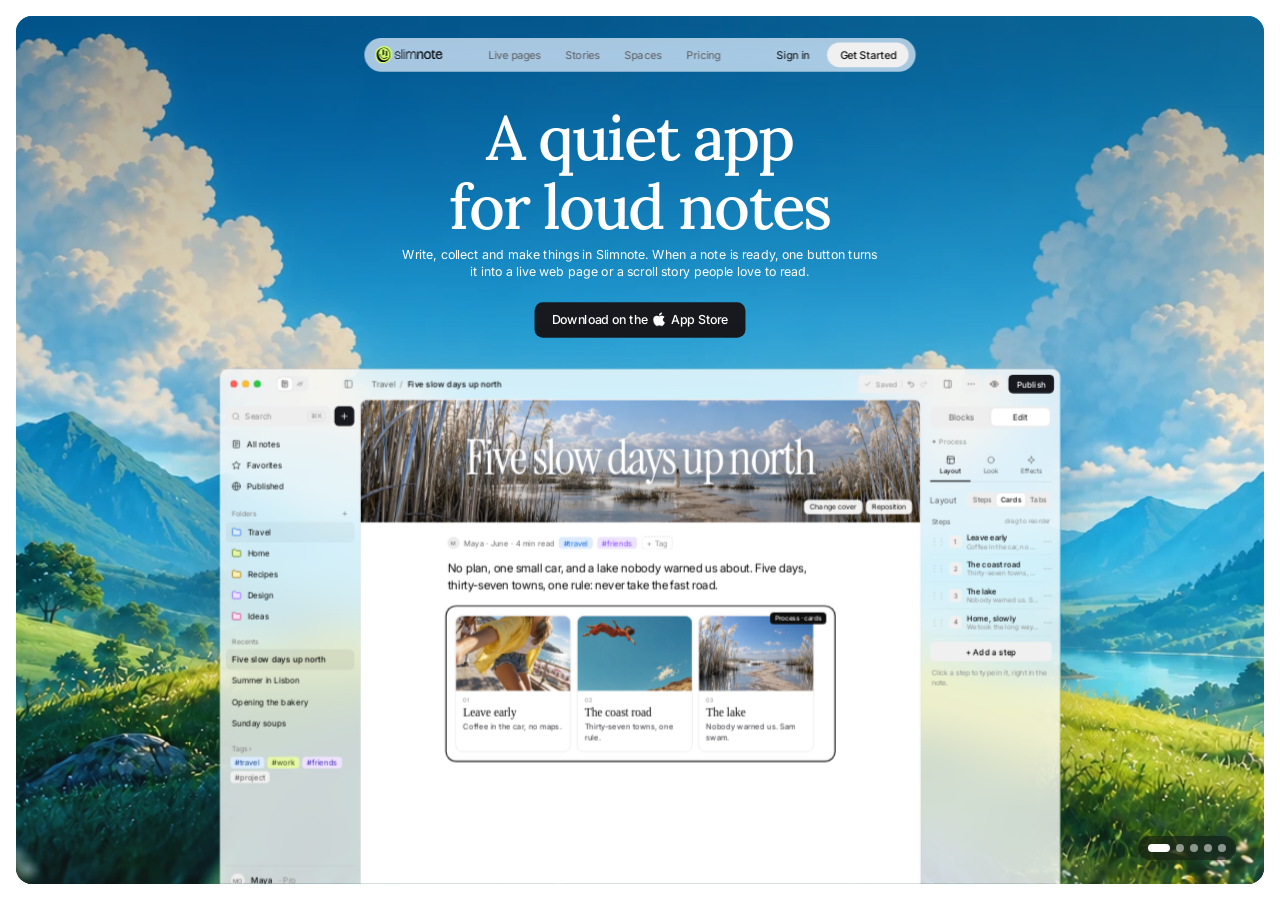
<file: versions/v7/index.html>
<!doctype html>
<html lang="en">
<head>
<meta charset="utf-8">
<meta name="viewport" content="width=device-width, initial-scale=1, viewport-fit=cover">
<title>Slimnote — a quiet app for loud notes</title>
<meta name="description" content="Write, collect and make things in Slimnote. When a note is ready, one button turns it into a live web page.">
<link rel="icon" type="image/svg+xml" href="../../assets/img/slimnote-mark.svg">
<link rel="preconnect" href="https://fonts.googleapis.com">
<link rel="preconnect" href="https://fonts.gstatic.com" crossorigin>
<link rel="stylesheet" href="https://fonts.googleapis.com/css2?family=Lora:wght@500&amp;family=Google+Sans+Flex:wght@400&amp;family=Instrument+Serif:ital@0;1&amp;family=Caveat:wght@500&amp;family=Inter:wght@500&amp;display=swap">
<link rel="stylesheet" href="css/site.css">
</head>
<body>



<main>
  <section class="hero hero--pill hero--fit bg-zoom" data-hero aria-label="Slimnote">
    <div class="hero-card">
      <img class="hero-video" src="../../assets/img/hero-landscape.webp" alt="" aria-hidden="true" width="1672" height="941">
      <div class="hero-shade" aria-hidden="true"></div>
      <div class="hero-focus" aria-hidden="true"></div>
      <header class="nav-pill">
        <nav class="nav-pill-inner" aria-label="Main">
          <a class="nav-logo" href="/" aria-label="Slimnote home"><img src="../../assets/img/slimnote-logo.svg" alt="Slimnote" width="84" height="21"></a>
          <div class="nav-links">
            <a href="#pages">Live pages</a>
            <a href="#stories">Stories</a>
            <a href="#spaces">Spaces</a>
            <a href="#pricing">Pricing</a>
          </div>
          <div class="nav-right">
            <a class="nav-signin" href="https://web.slimnote.app">Sign in</a>
            <a class="btn-quiet btn-round press" href="#get-started">Get Started</a>
          </div>
        </nav>
      </header>

      <div class="hero-content">
        <div class="hero-copy">
          <div class="hero-text">
            <h1 class="hero-title">A quiet app<br>for loud notes</h1>
            <p class="hero-sub">Write, collect and make things in Slimnote. When a note is ready, one button turns it into a live web page or a scroll story people love to read.</p>
          </div>
          <a class="btn-store press" href="#get-started">Download on the <img src="../../assets/img/apple-logo.png" alt="Apple" width="17" height="17"> App Store</a>
        </div>


        <div class="app-frame">
        <div class="app-window" role="img" aria-label="The Slimnote Mac app, showing notes being made">
          <div class="app-scale">
<div class="screen" data-note="cover" aria-hidden="true">
<!-- Five slow days up north — photo cover and process -->
<div style="width: 1440px; height: 900px; position: relative; overflow: hidden; background: #f9f9f9; color: #0d0d0d; font-family: -apple-system, BlinkMacSystemFont, 'SF Pro Text', 'Inter', 'Segoe UI', system-ui, sans-serif; -webkit-font-smoothing: antialiased; display: flex; flex-direction: column; font-size: 14px;">
  <!-- Top bar -->
  <div style="height: 52px; flex: 0 0 52px; display: flex; align-items: center;">
    <div style="width: 240px; flex: 0 0 240px; display: flex; align-items: center; gap: 10px; padding: 0 12px 0 18px; box-sizing: border-box;">
      <span style="display: flex; gap: 8px; width: 68px; flex: 0 0 68px;" aria-hidden="true"><span style="width: 12px; height: 12px; border-radius: 50%; background: #ff5f57; box-shadow: inset 0 0 0 0.5px rgba(0,0,0,0.2);"></span><span style="width: 12px; height: 12px; border-radius: 50%; background: #febc2e; box-shadow: inset 0 0 0 0.5px rgba(0,0,0,0.2);"></span><span style="width: 12px; height: 12px; border-radius: 50%; background: #28c840; box-shadow: inset 0 0 0 0.5px rgba(0,0,0,0.2);"></span></span>
      <div style="display: flex; padding: 2px; border-radius: 8px; background: #eeeeef; margin-left: 0; margin-right: auto;">
        <span style="width: 26px; height: 22px; border-radius: 6px; background: #ffffff; box-shadow: 0 0 0 1px rgba(0,0,0,0.08); display: flex; align-items: center; justify-content: center;"><svg aria-hidden="true" width="14" height="14" viewBox="0 0 24 24" fill="none" stroke="#0d0d0d" stroke-width="1.6" stroke-linecap="round" stroke-linejoin="round"><rect width="16" height="18" x="4" y="3" rx="2"></rect><path d="M8 8h8"></path><path d="M8 12h8"></path><path d="M8 16h5"></path></svg></span>
        <span style="width: 26px; height: 22px; display: flex; align-items: center; justify-content: center;"><svg aria-hidden="true" width="14" height="14" viewBox="0 0 24 24" fill="none" stroke="#8f8f8f" stroke-width="1.6" stroke-linecap="round" stroke-linejoin="round"><circle cx="12" cy="12" r="5"></circle><path d="M3 15c3-1 15-6 18-9"></path></svg></span>
      </div>
      <svg aria-hidden="true" width="16" height="16" viewBox="0 0 24 24" fill="none" stroke="#5d5d5d" stroke-width="1.6" stroke-linecap="round" stroke-linejoin="round"><rect width="18" height="18" x="3" y="3" rx="2"></rect><path d="M9 3v18"></path></svg>
    </div>
    <div style="flex: 1 1 auto; display: flex; align-items: center; gap: 8px; padding-left: 20px;">
      <span style="color: #5d5d5d;">Travel</span><span style="color: #8f8f8f;">/</span><span style="font-weight: 500;">Five slow days up north</span>
    </div>
    <div style="display: flex; align-items: center; gap: 8px; padding-right: 12px;">
      <span style="display: inline-flex; align-items: center; gap: 8px; height: 32px; padding: 0 10px; border-radius: 8px; background: #f0f0f0; font-size: 12px; color: #8f8f8f;"><svg aria-hidden="true" width="12" height="12" viewBox="0 0 24 24" fill="none" stroke="currentColor" stroke-width="2.2" stroke-linecap="round" stroke-linejoin="round"><path d="M20 6 9 17l-5-5"></path></svg>Saved<span style="width: 1px; height: 14px; background: rgba(0,0,0,0.1);"></span><svg aria-hidden="true" width="14" height="14" viewBox="0 0 24 24" fill="none" stroke="#5d5d5d" stroke-width="1.7" stroke-linecap="round" stroke-linejoin="round"><path d="M9 14 4 9l5-5"></path><path d="M4 9h10.5a5.5 5.5 0 0 1 0 11H11"></path></svg><svg aria-hidden="true" width="14" height="14" viewBox="0 0 24 24" fill="none" stroke="#bdbdbd" stroke-width="1.7" stroke-linecap="round" stroke-linejoin="round"><path d="m15 14 5-5-5-5"></path><path d="M20 9H9.5a5.5 5.5 0 0 0 0 11H13"></path></svg></span>
      <span style="width: 32px; height: 35px; display: flex; align-items: center; justify-content: center;"><svg aria-hidden="true" width="16" height="16" viewBox="0 0 24 24" fill="none" stroke="#5d5d5d" stroke-width="1.6" stroke-linecap="round" stroke-linejoin="round"><rect width="18" height="18" x="3" y="3" rx="2"></rect><path d="M15 3v18"></path></svg></span>
      <span style="width: 32px; height: 32px; border-radius: 8px; background: #f0f0f0; display: flex; align-items: center; justify-content: center;"><svg aria-hidden="true" width="16" height="16" viewBox="0 0 24 24" fill="#3a3a3a"><circle cx="5" cy="12" r="1.6"></circle><circle cx="12" cy="12" r="1.6"></circle><circle cx="19" cy="12" r="1.6"></circle></svg></span>
      <span style="width: 32px; height: 32px; border-radius: 8px; background: #f0f0f0; display: flex; align-items: center; justify-content: center;"><svg aria-hidden="true" width="16" height="16" viewBox="0 0 24 24" fill="none" stroke="#0d0d0d" stroke-width="1.6" stroke-linecap="round" stroke-linejoin="round"><path d="M2 12s3.5-7 10-7 10 7 10 7-3.5 7-10 7S2 12 2 12Z"></path><circle cx="12" cy="12" r="3"></circle></svg></span>
      <span data-pub style="height: 32px; padding: 0 14px; border-radius: 8px; background: #17191f; color: #ffffff; font-weight: 500; display: flex; align-items: center; gap: 6px; transition: background-color 200ms ease, color 200ms ease, transform 160ms cubic-bezier(0.23,1,0.32,1);">Publish</span>
    </div>
  </div>
  <div style="flex: 1 1 auto; display: flex; min-height: 0;">
    <!-- Sidebar -->
    <div style="width: 240px; flex: 0 0 240px; padding: 12px 10px; box-sizing: border-box; display: flex; flex-direction: column; gap: 1px;">
      <div style="display: flex; gap: 6px; margin-bottom: 12px;">
        <div style="flex: 1; height: 34px; border-radius: 8px; background: #eeeeef; display: flex; align-items: center; gap: 8px; padding: 0 10px; color: #8f8f8f;"><svg aria-hidden="true" width="15" height="15" viewBox="0 0 24 24" fill="none" stroke="currentColor" stroke-width="1.6" stroke-linecap="round"><circle cx="11" cy="11" r="8"></circle><path d="m21 21-4.3-4.3"></path></svg>Search<span style="margin-left: auto; font-size: 11px; padding: 1px 5px; border-radius: 5px; border: 1px solid rgba(0,0,0,0.1);">⌘K</span></div>
        <span style="width: 34px; height: 34px; border-radius: 8px; background: #17191f; display: flex; align-items: center; justify-content: center;"><svg aria-hidden="true" width="16" height="16" viewBox="0 0 24 24" fill="none" stroke="#ffffff" stroke-width="2" stroke-linecap="round"><path d="M12 5v14"></path><path d="M5 12h14"></path></svg></span>
      </div>
      <div style="height: 35px; display: flex; align-items: center; gap: 10px; padding: 0 10px;"><svg aria-hidden="true" width="16" height="16" viewBox="0 0 24 24" fill="none" stroke="#0d0d0d" stroke-width="1.6" stroke-linecap="round" stroke-linejoin="round"><rect width="16" height="18" x="4" y="3" rx="2"></rect><path d="M8 8h8"></path><path d="M8 12h8"></path><path d="M8 16h5"></path></svg>All notes</div>
      <div style="height: 35px; display: flex; align-items: center; gap: 10px; padding: 0 10px;"><svg aria-hidden="true" width="16" height="16" viewBox="0 0 24 24" fill="none" stroke="#0d0d0d" stroke-width="1.6" stroke-linejoin="round"><polygon points="12 2 15.09 8.26 22 9.27 17 14.14 18.18 21.02 12 17.77 5.82 21.02 7 14.14 2 9.27 8.91 8.26 12 2"></polygon></svg>Favorites</div>
      <div style="height: 35px; display: flex; align-items: center; gap: 10px; padding: 0 10px;"><svg aria-hidden="true" width="16" height="16" viewBox="0 0 24 24" fill="none" stroke="#0d0d0d" stroke-width="1.6" stroke-linecap="round"><circle cx="12" cy="12" r="10"></circle><path d="M12 2a14.5 14.5 0 0 0 0 20 14.5 14.5 0 0 0 0-20"></path><path d="M2 12h20"></path></svg>Published</div>
      <div style="display: flex; align-items: center; justify-content: space-between; padding: 18px 10px 4px; font-size: 12px; font-weight: 500; color: #8f8f8f;">Folders<span style="font-size: 16px; font-weight: 400;">+</span></div>
      <div style="height: 35px; display: flex; align-items: center; gap: 10px; padding: 0 10px; border-radius: 8px; background: rgba(0,0,0,0.04);"><svg aria-hidden="true" width="17" height="17" viewBox="0 0 24 24" fill="#dcebff" stroke="#1a73e8" stroke-width="1.8" stroke-linejoin="round"><path d="M20 20a2 2 0 0 0 2-2V8a2 2 0 0 0-2-2h-7.9a2 2 0 0 1-1.69-.9L9.6 3.9A2 2 0 0 0 7.93 3H4a2 2 0 0 0-2 2v13a2 2 0 0 0 2 2Z"></path></svg>Travel</div>
      <div style="height: 35px; display: flex; align-items: center; gap: 10px; padding: 0 10px;"><svg aria-hidden="true" width="17" height="17" viewBox="0 0 24 24" fill="#e6f8a8" stroke="#4f6b0a" stroke-width="1.8" stroke-linejoin="round"><path d="M20 20a2 2 0 0 0 2-2V8a2 2 0 0 0-2-2h-7.9a2 2 0 0 1-1.69-.9L9.6 3.9A2 2 0 0 0 7.93 3H4a2 2 0 0 0-2 2v13a2 2 0 0 0 2 2Z"></path></svg>Home</div>
      <div style="height: 35px; display: flex; align-items: center; gap: 10px; padding: 0 10px;"><svg aria-hidden="true" width="17" height="17" viewBox="0 0 24 24" fill="#fff0b0" stroke="#9a6700" stroke-width="1.8" stroke-linejoin="round"><path d="M20 20a2 2 0 0 0 2-2V8a2 2 0 0 0-2-2h-7.9a2 2 0 0 1-1.69-.9L9.6 3.9A2 2 0 0 0 7.93 3H4a2 2 0 0 0-2 2v13a2 2 0 0 0 2 2Z"></path></svg>Recipes</div>
      <div style="height: 35px; display: flex; align-items: center; gap: 10px; padding: 0 10px;"><svg aria-hidden="true" width="17" height="17" viewBox="0 0 24 24" fill="#eee3ff" stroke="#8a4dff" stroke-width="1.8" stroke-linejoin="round"><path d="M20 20a2 2 0 0 0 2-2V8a2 2 0 0 0-2-2h-7.9a2 2 0 0 1-1.69-.9L9.6 3.9A2 2 0 0 0 7.93 3H4a2 2 0 0 0-2 2v13a2 2 0 0 0 2 2Z"></path></svg>Design</div>
      <div style="height: 35px; display: flex; align-items: center; gap: 10px; padding: 0 10px;"><svg aria-hidden="true" width="17" height="17" viewBox="0 0 24 24" fill="#ffe0f0" stroke="#c02a7f" stroke-width="1.8" stroke-linejoin="round"><path d="M20 20a2 2 0 0 0 2-2V8a2 2 0 0 0-2-2h-7.9a2 2 0 0 1-1.69-.9L9.6 3.9A2 2 0 0 0 7.93 3H4a2 2 0 0 0-2 2v13a2 2 0 0 0 2 2Z"></path></svg>Ideas</div>
      <div style="padding: 18px 10px 4px; font-size: 12px; font-weight: 500; color: #8f8f8f;">Recents</div>
      <div style="height: 35px; display: flex; align-items: center; padding: 0 10px; border-radius: 8px; background: rgba(0,0,0,0.06); font-weight: 500;">Five slow days up north</div>
      <div style="height: 35px; display: flex; align-items: center; padding: 0 10px;">Summer in Lisbon</div>
      <div style="height: 35px; display: flex; align-items: center; padding: 0 10px;">Opening the bakery</div>
      <div style="height: 35px; display: flex; align-items: center; padding: 0 10px;">Sunday soups</div>
      <div style="padding: 18px 10px 6px; font-size: 12px; font-weight: 500; color: #8f8f8f;">Tags ›</div>
      <div style="display: flex; flex-wrap: wrap; gap: 5px; padding: 0 8px; font-size: 13px;">
        <span style="padding: 2px 8px; border-radius: 6px; background: #dcebff; color: #1f4f8f;">#travel</span>
        <span style="padding: 2px 8px; border-radius: 6px; background: #e6f8a8; color: #3d4d12;">#work</span>
        <span style="padding: 2px 8px; border-radius: 6px; background: #eee3ff; color: #4b2fb8;">#friends</span>
        <span style="padding: 2px 8px; border-radius: 6px; background: #f0f0f0; color: #5d5d5d;">#project</span>
      </div>
      <div style="margin-top: auto; border-top: 1px solid rgba(0,0,0,0.08); padding: 12px 8px 0; display: flex; align-items: center; gap: 10px;">
        <span style="width: 25px; height: 25px; border-radius: 50%; background: #eeeeef; border: 1px solid #dcdcdc; display: flex; align-items: center; justify-content: center; font-size: 10px; color: #5d5d5d;">MO</span><span style="font-weight: 500;">Maya</span><span style="color: #8f8f8f;">· Pro</span>
      </div>
    </div>
    <!-- Note card -->
    <div data-card style="flex: 1 1 auto; min-width: 0; margin: 0 16px 8px 0; background: #ffffff; border: 1px solid rgba(0,0,0,0.08); border-radius: 12px; overflow: hidden; position: relative;">
      <!-- Photo cover with the title on it (selected) -->
      <div style="position: relative; height: 210px; overflow: hidden;">
        <img src="../../assets/img/reed-shore.webp" alt="Reeds on a quiet lake shore" style="width: 100%; height: 100%; object-fit: cover; object-position: center 55%; display: block;">
        <div aria-hidden="true" style="position: absolute; inset: 0; background: linear-gradient(180deg, rgba(0,0,0,0) 30%, rgba(0,0,0,0.28));"></div>
        <h1 style="position: absolute; left: 0; right: 0; top: 58px; margin: 0; text-align: center; font-family: 'Instrument Serif', ui-serif, Georgia, serif; font-weight: 400; font-size: 84px; line-height: 1; letter-spacing: -2.8px; color: #ffffff; text-shadow: 0 2px 24px rgba(0,0,0,0.25);">Five slow days up north</h1>
        <div style="position: absolute; right: 14px; bottom: 14px; display: flex; gap: 6px; font-size: 12px;">
          <span style="padding: 5px 10px; border-radius: 8px; background: rgba(255,255,255,0.92); color: #0d0d0d;">Change cover</span>
          <span style="padding: 5px 10px; border-radius: 8px; background: rgba(255,255,255,0.92); color: #0d0d0d;">Reposition</span>
        </div>
      </div>
      <div style="width: 660px; margin: 0 auto; padding-top: 24px;">
        <div style="display: flex; align-items: center; gap: 8px; font-size: 13px; color: #6b6b6b;">
          <span style="width: 20px; height: 20px; border-radius: 50%; background: #eeeeef; border: 1px solid #dcdcdc; display: flex; align-items: center; justify-content: center; font-size: 9px; color: #5d5d5d;">M</span>Maya · June · 4 min read
          <span style="padding: 2px 8px; border-radius: 6px; background: #dcebff; color: #1a73e8;">#travel</span>
          <span style="padding: 2px 8px; border-radius: 6px; background: #eee3ff; color: #8a4dff;">#friends</span>
          <span style="padding: 2px 8px; border-radius: 6px; border: 1px dashed rgba(0,0,0,0.18); color: #8f8f8f;">+ Tag</span>
        </div>
        <p style="margin: 18px 0 0; font-size: 20px; line-height: 1.45; letter-spacing: -0.45px;">No plan, one small car, and a lake nobody warned us about. Five days, thirty-seven towns, one rule: never take the fast road.</p>
        <!-- Process block, classic cards (selected) -->
        <div style="position: relative; margin-top: 24px; padding: 14px 0 14px 14px; border-radius: 14px; background: #ffffff; box-shadow: 0 0 0 2px #ffffff, 0 0 0 4px #0d0d0d; overflow: hidden;">
          <span style="position: absolute; right: 12px; top: 8px; z-index: 2; padding: 3px 8px; border-radius: 6px; background: #0d0d0d; color: #ffffff; font-size: 11px; font-weight: 500;">Process · cards</span>
          <div data-seq="240" style="display: flex; gap: 12px;">
            <div style="flex: 0 0 196px; border-radius: 12px; overflow: hidden; background: #ffffff; box-shadow: 0 0 0 1px rgba(0,0,0,0.1);">
              <img src="../../assets/img/boardwalk.webp" alt="Friends on a seaside boardwalk" style="width: 100%; height: 128px; object-fit: cover; display: block;">
              <div style="padding: 10px 12px 14px;">
                <div style="font-size: 10px; letter-spacing: 1px; color: #8f8f8f;">01</div>
                <div style="margin-top: 4px; font-family: ui-serif, 'New York', 'Iowan Old Style', Georgia, serif; font-size: 20px; line-height: 1.1; letter-spacing: -0.2px;">Leave early</div>
                <div style="margin-top: 4px; font-size: 13px; line-height: 1.45; color: #3d3d42;">Coffee in the car, no maps.</div>
              </div>
            </div>
            <div style="flex: 0 0 196px; border-radius: 12px; overflow: hidden; background: #ffffff; box-shadow: 0 0 0 1px rgba(0,0,0,0.1);">
              <img src="../../assets/img/hill-traveler.webp" alt="Someone leaping over a green hill" style="width: 100%; height: 128px; object-fit: cover; display: block;">
              <div style="padding: 10px 12px 14px;">
                <div style="font-size: 10px; letter-spacing: 1px; color: #8f8f8f;">02</div>
                <div style="margin-top: 4px; font-family: ui-serif, 'New York', 'Iowan Old Style', Georgia, serif; font-size: 20px; line-height: 1.1; letter-spacing: -0.2px;">The coast road</div>
                <div style="margin-top: 4px; font-size: 13px; line-height: 1.45; color: #3d3d42;">Thirty-seven towns, one rule.</div>
              </div>
            </div>
            <div style="flex: 0 0 196px; border-radius: 12px; overflow: hidden; background: #ffffff; box-shadow: 0 0 0 1px rgba(0,0,0,0.1);">
              <img src="../../assets/img/reed-shore.webp" alt="Reeds on a quiet lake shore" style="width: 100%; height: 128px; object-fit: cover; display: block;">
              <div style="padding: 10px 12px 14px;">
                <div style="font-size: 10px; letter-spacing: 1px; color: #8f8f8f;">03</div>
                <div style="margin-top: 4px; font-family: ui-serif, 'New York', 'Iowan Old Style', Georgia, serif; font-size: 20px; line-height: 1.1; letter-spacing: -0.2px;">The lake</div>
                <div style="margin-top: 4px; font-size: 13px; line-height: 1.45; color: #3d3d42;">Nobody warned us. Sam swam.</div>
              </div>
            </div>
            <div style="flex: 0 0 196px; border-radius: 12px; overflow: hidden; background: #ffffff; box-shadow: 0 0 0 1px rgba(0,0,0,0.1);">
              <img src="../../assets/img/oak-valley.webp" alt="An oak in a green valley" style="width: 100%; height: 128px; object-fit: cover; display: block;">
              <div style="padding: 10px 12px 14px;">
                <div style="font-size: 10px; letter-spacing: 1px; color: #8f8f8f;">04</div>
                <div style="margin-top: 4px; font-family: ui-serif, 'New York', 'Iowan Old Style', Georgia, serif; font-size: 20px; line-height: 1.1; letter-spacing: -0.2px;">Home, slowly</div>
                <div style="margin-top: 4px; font-size: 13px; line-height: 1.45; color: #3d3d42;">We took the long way back.</div>
              </div>
            </div>
          </div>
        </div>
      </div>
    </div>
    <!-- Right panel: process -->
    <div data-panel style="width: 224px; flex: 0 0 224px; padding: 12px 16px 12px 0; box-sizing: border-box; display: flex; flex-direction: column;">
      <div style="display: flex; padding: 3px; border-radius: 10px; background: #eeeeef;">
        <span style="flex: 1; text-align: center; padding: 7px 0; color: #5d5d5d;">Blocks</span>
        <span style="flex: 1; text-align: center; padding: 7px 0; border-radius: 8px; background: #ffffff; box-shadow: 0 0 0 1px rgba(0,0,0,0.06);">Edit</span>
      </div>
      <div style="display: flex; align-items: center; gap: 6px; padding: 16px 4px 8px; font-size: 12px; color: #8f8f8f;"><span style="width: 5px; height: 5px; border-radius: 50%; background: #8f8f8f;"></span>Process</div>
      <div style="display: flex; border-bottom: 1px solid rgba(0,0,0,0.08); margin-bottom: 12px; font-size: 12px;">
        <span style="flex: 1; display: flex; flex-direction: column; align-items: center; gap: 4px; padding: 8px 0 9px; font-size: 11px; color: #0d0d0d; border-bottom: 2px solid #0d0d0d; font-weight: 500;"><svg aria-hidden="true" width="16" height="16" viewBox="0 0 24 24" fill="none" stroke="#0d0d0d" stroke-width="1.6" stroke-linecap="round" stroke-linejoin="round"><rect width="18" height="18" x="3" y="3" rx="2"></rect><path d="M3 9h18"></path><path d="M9 21V9"></path></svg>Layout</span>
        <span style="flex: 1; display: flex; flex-direction: column; align-items: center; gap: 4px; padding: 8px 0 9px; font-size: 11px; color: #5d5d5d;"><svg aria-hidden="true" width="16" height="16" viewBox="0 0 24 24" fill="none" stroke="#5d5d5d" stroke-width="1.6" stroke-linecap="round" stroke-linejoin="round"><circle cx="12" cy="12" r="8"></circle></svg>Look</span>
        <span style="flex: 1; display: flex; flex-direction: column; align-items: center; gap: 4px; padding: 8px 0 9px; font-size: 11px; color: #5d5d5d;"><svg aria-hidden="true" width="16" height="16" viewBox="0 0 24 24" fill="none" stroke="#5d5d5d" stroke-width="1.6" stroke-linecap="round" stroke-linejoin="round"><path d="m12 3-1.9 5.8a2 2 0 0 1-1.3 1.3L3 12l5.8 1.9a2 2 0 0 1 1.3 1.3L12 21l1.9-5.8a2 2 0 0 1 1.3-1.3L21 12l-5.8-1.9a2 2 0 0 1-1.3-1.3Z"></path></svg>Effects</span>
      </div>
      <div style="height: 36px; display: flex; align-items: center; justify-content: space-between;"><span style="color: #5d5d5d;">Layout</span>
        <span style="display: flex; padding: 2px; border-radius: 8px; background: #eeeeef; font-size: 12px;"><span style="padding: 4px 8px; color: #5d5d5d;">Steps</span><span style="padding: 4px 8px; border-radius: 6px; background: #ffffff; box-shadow: 0 0 0 1px rgba(0,0,0,0.06); font-weight: 500;">Cards</span><span style="padding: 4px 8px; color: #5d5d5d;">Tabs</span></span>
      </div>
      <div style="display: flex; justify-content: space-between; padding: 12px 2px 4px; font-size: 12px;"><span style="color: #5d5d5d;">Steps</span><span style="color: #8f8f8f; font-size: 11px;">drag to reorder</span></div>
      <div style="height: 46px; display: flex; align-items: center; gap: 8px; border-bottom: 1px solid rgba(0,0,0,0.05);"><span style="color: #bdbdbd; letter-spacing: -2px;">⋮⋮</span><span style="width: 22px; height: 22px; border-radius: 6px; background: #f0f0f0; font-size: 11px; display: flex; align-items: center; justify-content: center; color: #5d5d5d;">1</span><div style="flex: 1; min-width: 0;"><div style="font-weight: 500; font-size: 13px;">Leave early</div><div style="font-size: 11px; color: #8f8f8f; white-space: nowrap; overflow: hidden; text-overflow: ellipsis;">Coffee in the car, no maps.</div></div><span style="color: #8f8f8f;">⋯</span></div>
      <div style="height: 46px; display: flex; align-items: center; gap: 8px; border-bottom: 1px solid rgba(0,0,0,0.05);"><span style="color: #bdbdbd; letter-spacing: -2px;">⋮⋮</span><span style="width: 22px; height: 22px; border-radius: 6px; background: #f0f0f0; font-size: 11px; display: flex; align-items: center; justify-content: center; color: #5d5d5d;">2</span><div style="flex: 1; min-width: 0;"><div style="font-weight: 500; font-size: 13px;">The coast road</div><div style="font-size: 11px; color: #8f8f8f; white-space: nowrap; overflow: hidden; text-overflow: ellipsis;">Thirty-seven towns, one rule.</div></div><span style="color: #8f8f8f;">⋯</span></div>
      <div style="height: 46px; display: flex; align-items: center; gap: 8px; border-bottom: 1px solid rgba(0,0,0,0.05);"><span style="color: #bdbdbd; letter-spacing: -2px;">⋮⋮</span><span style="width: 22px; height: 22px; border-radius: 6px; background: #f0f0f0; font-size: 11px; display: flex; align-items: center; justify-content: center; color: #5d5d5d;">3</span><div style="flex: 1; min-width: 0;"><div style="font-weight: 500; font-size: 13px;">The lake</div><div style="font-size: 11px; color: #8f8f8f; white-space: nowrap; overflow: hidden; text-overflow: ellipsis;">Nobody warned us. Sam swam.</div></div><span style="color: #8f8f8f;">⋯</span></div>
      <div style="height: 46px; display: flex; align-items: center; gap: 8px; border-bottom: 1px solid rgba(0,0,0,0.05);"><span style="color: #bdbdbd; letter-spacing: -2px;">⋮⋮</span><span style="width: 22px; height: 22px; border-radius: 6px; background: #f0f0f0; font-size: 11px; display: flex; align-items: center; justify-content: center; color: #5d5d5d;">4</span><div style="flex: 1; min-width: 0;"><div style="font-weight: 500; font-size: 13px;">Home, slowly</div><div style="font-size: 11px; color: #8f8f8f; white-space: nowrap; overflow: hidden; text-overflow: ellipsis;">We took the long way back.</div></div><span style="color: #8f8f8f;">⋯</span></div>
      <div style="margin-top: 10px; display: flex; align-items: center; justify-content: center; height: 34px; border-radius: 8px; background: #f0f0f0; font-weight: 500;">+ Add a step</div>
      <p style="margin: 10px 2px 0; font-size: 12px; line-height: 1.45; color: #8f8f8f;">Click a step to type in it, right in the note.</p>
    </div>
  </div>
</div>
</div>
<div class="screen" data-note="scrapbook" aria-hidden="true">
<!-- Dana turns 30 — scrapbook gallery -->
<div style="width: 1440px; height: 900px; position: relative; overflow: hidden; background: #f9f9f9; color: #0d0d0d; font-family: -apple-system, BlinkMacSystemFont, 'SF Pro Text', 'Inter', 'Segoe UI', system-ui, sans-serif; -webkit-font-smoothing: antialiased; display: flex; flex-direction: column; font-size: 14px;">
  <!-- Top bar -->
  <div style="height: 52px; flex: 0 0 52px; display: flex; align-items: center;">
    <div style="width: 240px; flex: 0 0 240px; display: flex; align-items: center; gap: 10px; padding: 0 12px 0 18px; box-sizing: border-box;">
      <span style="display: flex; gap: 8px; width: 68px; flex: 0 0 68px;" aria-hidden="true"><span style="width: 12px; height: 12px; border-radius: 50%; background: #ff5f57; box-shadow: inset 0 0 0 0.5px rgba(0,0,0,0.2);"></span><span style="width: 12px; height: 12px; border-radius: 50%; background: #febc2e; box-shadow: inset 0 0 0 0.5px rgba(0,0,0,0.2);"></span><span style="width: 12px; height: 12px; border-radius: 50%; background: #28c840; box-shadow: inset 0 0 0 0.5px rgba(0,0,0,0.2);"></span></span>
      <div style="display: flex; padding: 2px; border-radius: 8px; background: #eeeeef; margin-left: 0; margin-right: auto;">
        <span style="width: 26px; height: 22px; border-radius: 6px; background: #ffffff; box-shadow: 0 0 0 1px rgba(0,0,0,0.08); display: flex; align-items: center; justify-content: center;"><svg aria-hidden="true" width="14" height="14" viewBox="0 0 24 24" fill="none" stroke="#0d0d0d" stroke-width="1.6" stroke-linecap="round" stroke-linejoin="round"><rect width="16" height="18" x="4" y="3" rx="2"></rect><path d="M8 8h8"></path><path d="M8 12h8"></path><path d="M8 16h5"></path></svg></span>
        <span style="width: 26px; height: 22px; display: flex; align-items: center; justify-content: center;"><svg aria-hidden="true" width="14" height="14" viewBox="0 0 24 24" fill="none" stroke="#8f8f8f" stroke-width="1.6" stroke-linecap="round" stroke-linejoin="round"><circle cx="12" cy="12" r="5"></circle><path d="M3 15c3-1 15-6 18-9"></path></svg></span>
      </div>
      <svg aria-hidden="true" width="16" height="16" viewBox="0 0 24 24" fill="none" stroke="#5d5d5d" stroke-width="1.6" stroke-linecap="round" stroke-linejoin="round"><rect width="18" height="18" x="3" y="3" rx="2"></rect><path d="M9 3v18"></path></svg>
    </div>
    <div style="flex: 1 1 auto; display: flex; align-items: center; gap: 8px; padding-left: 20px;">
      <span style="color: #5d5d5d;">Home</span><span style="color: #8f8f8f;">/</span><span style="font-weight: 500;">Dana turns 30</span>
    </div>
    <div style="display: flex; align-items: center; gap: 8px; padding-right: 12px;">
      <span style="display: inline-flex; align-items: center; gap: 6px; font-size: 13px; color: #5d5d5d; margin-right: 6px;"><span style="display: flex;"><span style="width: 20px; height: 20px; border-radius: 50%; background: #eee3ff; border: 1.5px solid #ffffff; display: flex; align-items: center; justify-content: center; font-size: 9px; color: #4b2fb8;">S</span><span style="width: 20px; height: 20px; margin-left: -6px; border-radius: 50%; background: #e6f8a8; border: 1.5px solid #ffffff; display: flex; align-items: center; justify-content: center; font-size: 9px; color: #3d4d12;">C</span></span>Sam is editing</span>
      <span style="display: inline-flex; align-items: center; gap: 8px; height: 32px; padding: 0 10px; border-radius: 8px; background: #f0f0f0; font-size: 12px; color: #8f8f8f;"><svg aria-hidden="true" width="12" height="12" viewBox="0 0 24 24" fill="none" stroke="currentColor" stroke-width="2.2" stroke-linecap="round" stroke-linejoin="round"><path d="M20 6 9 17l-5-5"></path></svg>Saved<span style="width: 1px; height: 14px; background: rgba(0,0,0,0.1);"></span><svg aria-hidden="true" width="14" height="14" viewBox="0 0 24 24" fill="none" stroke="#5d5d5d" stroke-width="1.7" stroke-linecap="round" stroke-linejoin="round"><path d="M9 14 4 9l5-5"></path><path d="M4 9h10.5a5.5 5.5 0 0 1 0 11H11"></path></svg><svg aria-hidden="true" width="14" height="14" viewBox="0 0 24 24" fill="none" stroke="#bdbdbd" stroke-width="1.7" stroke-linecap="round" stroke-linejoin="round"><path d="m15 14 5-5-5-5"></path><path d="M20 9H9.5a5.5 5.5 0 0 0 0 11H13"></path></svg></span>
      <span style="width: 32px; height: 35px; display: flex; align-items: center; justify-content: center;"><svg aria-hidden="true" width="16" height="16" viewBox="0 0 24 24" fill="none" stroke="#5d5d5d" stroke-width="1.6" stroke-linecap="round" stroke-linejoin="round"><rect width="18" height="18" x="3" y="3" rx="2"></rect><path d="M15 3v18"></path></svg></span>
      <span style="width: 32px; height: 32px; border-radius: 8px; background: #f0f0f0; display: flex; align-items: center; justify-content: center;"><svg aria-hidden="true" width="16" height="16" viewBox="0 0 24 24" fill="#3a3a3a"><circle cx="5" cy="12" r="1.6"></circle><circle cx="12" cy="12" r="1.6"></circle><circle cx="19" cy="12" r="1.6"></circle></svg></span>
      <span style="width: 32px; height: 32px; border-radius: 8px; background: #f0f0f0; display: flex; align-items: center; justify-content: center;"><svg aria-hidden="true" width="16" height="16" viewBox="0 0 24 24" fill="none" stroke="#0d0d0d" stroke-width="1.6" stroke-linecap="round" stroke-linejoin="round"><path d="M2 12s3.5-7 10-7 10 7 10 7-3.5 7-10 7S2 12 2 12Z"></path><circle cx="12" cy="12" r="3"></circle></svg></span>
      <span data-pub style="height: 32px; padding: 0 14px; border-radius: 8px; background: #17191f; color: #ffffff; font-weight: 500; display: flex; align-items: center; gap: 6px; transition: background-color 200ms ease, color 200ms ease, transform 160ms cubic-bezier(0.23,1,0.32,1);">Publish</span>
    </div>
  </div>
  <div style="flex: 1 1 auto; display: flex; min-height: 0;">
    <!-- Sidebar -->
    <div style="width: 240px; flex: 0 0 240px; padding: 12px 10px; box-sizing: border-box; display: flex; flex-direction: column; gap: 1px;">
      <div style="display: flex; gap: 6px; margin-bottom: 12px;">
        <div style="flex: 1; height: 34px; border-radius: 8px; background: #eeeeef; display: flex; align-items: center; gap: 8px; padding: 0 10px; color: #8f8f8f;"><svg aria-hidden="true" width="15" height="15" viewBox="0 0 24 24" fill="none" stroke="currentColor" stroke-width="1.6" stroke-linecap="round"><circle cx="11" cy="11" r="8"></circle><path d="m21 21-4.3-4.3"></path></svg>Search<span style="margin-left: auto; font-size: 11px; padding: 1px 5px; border-radius: 5px; border: 1px solid rgba(0,0,0,0.1);">⌘K</span></div>
        <span style="width: 34px; height: 34px; border-radius: 8px; background: #17191f; display: flex; align-items: center; justify-content: center;"><svg aria-hidden="true" width="16" height="16" viewBox="0 0 24 24" fill="none" stroke="#ffffff" stroke-width="2" stroke-linecap="round"><path d="M12 5v14"></path><path d="M5 12h14"></path></svg></span>
      </div>
      <div style="height: 35px; display: flex; align-items: center; gap: 10px; padding: 0 10px;"><svg aria-hidden="true" width="16" height="16" viewBox="0 0 24 24" fill="none" stroke="#0d0d0d" stroke-width="1.6" stroke-linecap="round" stroke-linejoin="round"><rect width="16" height="18" x="4" y="3" rx="2"></rect><path d="M8 8h8"></path><path d="M8 12h8"></path><path d="M8 16h5"></path></svg>All notes</div>
      <div style="height: 35px; display: flex; align-items: center; gap: 10px; padding: 0 10px;"><svg aria-hidden="true" width="16" height="16" viewBox="0 0 24 24" fill="none" stroke="#0d0d0d" stroke-width="1.6" stroke-linejoin="round"><polygon points="12 2 15.09 8.26 22 9.27 17 14.14 18.18 21.02 12 17.77 5.82 21.02 7 14.14 2 9.27 8.91 8.26 12 2"></polygon></svg>Favorites</div>
      <div style="height: 35px; display: flex; align-items: center; gap: 10px; padding: 0 10px;"><svg aria-hidden="true" width="16" height="16" viewBox="0 0 24 24" fill="none" stroke="#0d0d0d" stroke-width="1.6" stroke-linecap="round"><circle cx="12" cy="12" r="10"></circle><path d="M12 2a14.5 14.5 0 0 0 0 20 14.5 14.5 0 0 0 0-20"></path><path d="M2 12h20"></path></svg>Published</div>
      <div style="display: flex; align-items: center; justify-content: space-between; padding: 18px 10px 4px; font-size: 12px; font-weight: 500; color: #8f8f8f;">Folders<span style="font-size: 16px; font-weight: 400;">+</span></div>
      <div style="height: 35px; display: flex; align-items: center; gap: 10px; padding: 0 10px;"><svg aria-hidden="true" width="17" height="17" viewBox="0 0 24 24" fill="#dcebff" stroke="#1a73e8" stroke-width="1.8" stroke-linejoin="round"><path d="M20 20a2 2 0 0 0 2-2V8a2 2 0 0 0-2-2h-7.9a2 2 0 0 1-1.69-.9L9.6 3.9A2 2 0 0 0 7.93 3H4a2 2 0 0 0-2 2v13a2 2 0 0 0 2 2Z"></path></svg>Travel</div>
      <div style="height: 35px; display: flex; align-items: center; gap: 10px; padding: 0 10px; border-radius: 8px; background: rgba(0,0,0,0.04);"><svg aria-hidden="true" width="17" height="17" viewBox="0 0 24 24" fill="#e6f8a8" stroke="#4f6b0a" stroke-width="1.8" stroke-linejoin="round"><path d="M20 20a2 2 0 0 0 2-2V8a2 2 0 0 0-2-2h-7.9a2 2 0 0 1-1.69-.9L9.6 3.9A2 2 0 0 0 7.93 3H4a2 2 0 0 0-2 2v13a2 2 0 0 0 2 2Z"></path></svg>Home</div>
      <div style="height: 35px; display: flex; align-items: center; gap: 10px; padding: 0 10px;"><svg aria-hidden="true" width="17" height="17" viewBox="0 0 24 24" fill="#fff0b0" stroke="#9a6700" stroke-width="1.8" stroke-linejoin="round"><path d="M20 20a2 2 0 0 0 2-2V8a2 2 0 0 0-2-2h-7.9a2 2 0 0 1-1.69-.9L9.6 3.9A2 2 0 0 0 7.93 3H4a2 2 0 0 0-2 2v13a2 2 0 0 0 2 2Z"></path></svg>Recipes</div>
      <div style="height: 35px; display: flex; align-items: center; gap: 10px; padding: 0 10px;"><svg aria-hidden="true" width="17" height="17" viewBox="0 0 24 24" fill="#eee3ff" stroke="#8a4dff" stroke-width="1.8" stroke-linejoin="round"><path d="M20 20a2 2 0 0 0 2-2V8a2 2 0 0 0-2-2h-7.9a2 2 0 0 1-1.69-.9L9.6 3.9A2 2 0 0 0 7.93 3H4a2 2 0 0 0-2 2v13a2 2 0 0 0 2 2Z"></path></svg>Design</div>
      <div style="height: 35px; display: flex; align-items: center; gap: 10px; padding: 0 10px;"><svg aria-hidden="true" width="17" height="17" viewBox="0 0 24 24" fill="#ffe0f0" stroke="#c02a7f" stroke-width="1.8" stroke-linejoin="round"><path d="M20 20a2 2 0 0 0 2-2V8a2 2 0 0 0-2-2h-7.9a2 2 0 0 1-1.69-.9L9.6 3.9A2 2 0 0 0 7.93 3H4a2 2 0 0 0-2 2v13a2 2 0 0 0 2 2Z"></path></svg>Ideas</div>
      <div style="padding: 18px 10px 4px; font-size: 12px; font-weight: 500; color: #8f8f8f;">Recents</div>
      <div style="height: 35px; display: flex; align-items: center; padding: 0 10px; border-radius: 8px; background: rgba(0,0,0,0.06); font-weight: 500;">Dana turns 30</div>
      <div style="height: 35px; display: flex; align-items: center; padding: 0 10px;">Five slow days up north</div>
      <div style="height: 35px; display: flex; align-items: center; padding: 0 10px;">Opening the bakery</div>
      <div style="height: 35px; display: flex; align-items: center; padding: 0 10px;">Sunday soups</div>
      <div style="padding: 18px 10px 6px; font-size: 12px; font-weight: 500; color: #8f8f8f;">Tags ›</div>
      <div style="display: flex; flex-wrap: wrap; gap: 5px; padding: 0 8px; font-size: 13px;">
        <span style="padding: 2px 8px; border-radius: 6px; background: #ffe0f0; color: #8f1f5c;">#birthday</span>
        <span style="padding: 2px 8px; border-radius: 6px; background: #eee3ff; color: #4b2fb8;">#friends</span>
        <span style="padding: 2px 8px; border-radius: 6px; background: #dcebff; color: #1f4f8f;">#travel</span>
        <span style="padding: 2px 8px; border-radius: 6px; background: #e6f8a8; color: #3d4d12;">#work</span>
      </div>
      <div style="margin-top: auto; border-top: 1px solid rgba(0,0,0,0.08); padding: 12px 8px 0; display: flex; align-items: center; gap: 10px;">
        <span style="width: 25px; height: 25px; border-radius: 50%; background: #eeeeef; border: 1px solid #dcdcdc; display: flex; align-items: center; justify-content: center; font-size: 10px; color: #5d5d5d;">CM</span><span style="font-weight: 500;">Chloe</span><span style="color: #8f8f8f;">· Family</span>
      </div>
    </div>
    <!-- Note card -->
    <div data-card style="flex: 1 1 auto; min-width: 0; margin: 0 16px 8px 0; background: #ffffff; border: 1px solid rgba(0,0,0,0.08); border-radius: 12px; overflow: hidden; position: relative;">
      <div style="width: 680px; margin: 0 auto; padding-top: 30px;">
        <div style="display: flex; align-items: center; gap: 8px; font-size: 13px; color: #6b6b6b;">
          <span style="width: 20px; height: 20px; border-radius: 50%; background: #eeeeef; border: 1px solid #dcdcdc; display: flex; align-items: center; justify-content: center; font-size: 9px; color: #5d5d5d;">C</span>Chloe, Sam · Jun 14 · 2 min read
          <span style="padding: 2px 8px; border-radius: 6px; background: #ffe0f0; color: #8f1f5c;">#birthday</span>
          <span style="padding: 2px 8px; border-radius: 6px; background: #eee3ff; color: #4b2fb8;">#friends</span>
        </div>
        <h1 style="margin: 22px 0 0; font-family: 'Instrument Serif', ui-serif, Georgia, serif; font-weight: 400; font-size: 92px; line-height: 0.95; letter-spacing: -2.5px;">Dana turns <span style="font-style: italic;">30</span></h1>
        <p style="margin: 18px 0 0; font-size: 20px; line-height: 1.4; letter-spacing: -0.45px;">Rooftop, string lights, a cake that almost didn’t make it up the stairs.</p>
      </div>
      <!-- Scrapbook gallery, selected -->
      <div style="position: relative; width: 760px; height: 470px; margin: 26px auto 0; border-radius: 12px; overflow: hidden; background-color: #f6f6f2; background-image: linear-gradient(rgba(70,90,160,0.16) 1px, transparent 1px), linear-gradient(90deg, rgba(70,90,160,0.16) 1px, transparent 1px); background-size: 28px 28px; box-shadow: inset 0 0 0 2px #0d0d0d;">
        <span style="position: absolute; left: 12px; top: 12px; z-index: 6; padding: 3px 8px; border-radius: 6px; background: #0d0d0d; color: #ffffff; font-size: 11px; font-weight: 500;">Gallery · scrapbook</span>
        <!-- torn note -->
        <div style="position: absolute; left: 34px; top: 54px; width: 190px; padding: 18px 16px 22px; background: #fffdf6; transform: rotate(-5deg); box-shadow: 0 6px 16px rgba(0,0,0,0.12); clip-path: polygon(0 4%, 8% 0, 18% 3%, 30% 0, 44% 2%, 58% 0, 72% 3%, 86% 0, 100% 2%, 100% 100%, 0 100%);">
          <p style="margin: 0; font-family: 'Caveat', 'Bradley Hand', cursive; font-size: 26px; line-height: 1.1; color: #2b2b2b;">Saturday, 7pm<br>rooftop!! bring<br>a sweater</p>
        </div>
        <span style="position: absolute; left: 80px; top: 40px; width: 90px; height: 22px; background: rgba(210,252,108,0.85); transform: rotate(-8deg);"></span>
        <!-- big polaroid -->
        <div style="position: absolute; left: 236px; top: 30px; width: 268px; padding: 12px 12px 46px; background: #fbfaf6; transform: rotate(2.5deg); box-shadow: 0 14px 30px rgba(0,0,0,0.2);">
          <img src="../../assets/img/rooftop.webp" alt="The rooftop at dusk" style="width: 244px; height: 250px; object-fit: cover; display: block;">
          <p style="margin: 8px 0 0; font-family: 'Caveat', 'Bradley Hand', cursive; font-size: 22px; color: #3a3a3a;">the view, 8:12pm</p>
        </div>
        <span style="position: absolute; left: 330px; top: 18px; width: 80px; height: 22px; background: rgba(185,166,245,0.8); transform: rotate(4deg);"></span>
        <!-- cake -->
        <div style="position: absolute; left: 520px; top: 46px; width: 200px; padding: 9px 9px 32px; background: #fbfaf6; transform: rotate(-4deg); box-shadow: 0 12px 26px rgba(0,0,0,0.18);">
          <img src="../../assets/img/cake.webp" alt="Birthday cake with candles" style="width: 182px; height: 170px; object-fit: cover; display: block;">
          <p style="margin: 6px 0 0; font-family: 'Caveat', 'Bradley Hand', cursive; font-size: 19px; color: #3a3a3a;">made it! (barely)</p>
        </div>
        <!-- lights small square -->
        <div style="position: absolute; left: 44px; top: 250px; width: 168px; padding: 8px; background: #ffffff; transform: rotate(4deg); box-shadow: 0 10px 22px rgba(0,0,0,0.16);">
          <img src="../../assets/img/lights.webp" alt="String lights" style="width: 152px; height: 150px; object-fit: cover; display: block;">
        </div>
        <!-- gift, torn edge -->
        <div style="position: absolute; left: 540px; top: 270px; width: 190px; transform: rotate(5deg); filter: drop-shadow(0 8px 14px rgba(0,0,0,0.18));">
          <img src="../../assets/img/gift.webp" alt="A wrapped gift" style="width: 190px; height: 160px; object-fit: cover; display: block; clip-path: polygon(0 3%, 10% 0, 22% 4%, 36% 1%, 50% 4%, 64% 0, 78% 3%, 90% 0, 100% 3%, 100% 97%, 88% 100%, 74% 96%, 60% 100%, 46% 97%, 32% 100%, 18% 96%, 6% 100%, 0 97%);">
        </div>
        <!-- ticket stub -->
        <div style="position: absolute; left: 252px; top: 362px; padding: 8px 14px; background: #fff0b0; border: 1.5px dashed #c9a43a; transform: rotate(-3deg); font-family: ui-monospace, 'SF Mono', Menlo, monospace; font-size: 11px; letter-spacing: 1.5px; color: #6b5310;">ADMIT ONE · DANA’S 30TH</div>
        <!-- stickers -->
        <img data-place src="../../assets/img/sticker-love-it.webp" alt="" style="position: absolute; left: 440px; top: 300px; width: 104px; transform: rotate(-10deg);">
        <img src="../../assets/img/sticker-daisy.webp" alt="" style="position: absolute; left: 190px; top: 220px; width: 66px; transform: rotate(14deg);">
        <img src="../../assets/img/sticker-smiley.webp" alt="" style="position: absolute; left: 686px; top: 20px; width: 64px; transform: rotate(10deg);">
      </div>
    </div>
    <!-- Right panel: gallery style -->
    <div data-panel style="width: 224px; flex: 0 0 224px; padding: 12px 16px 12px 0; box-sizing: border-box; display: flex; flex-direction: column;">
      <div style="display: flex; padding: 3px; border-radius: 10px; background: #eeeeef;">
        <span style="flex: 1; text-align: center; padding: 7px 0; color: #5d5d5d;">Blocks</span>
        <span style="flex: 1; text-align: center; padding: 7px 0; border-radius: 8px; background: #ffffff; box-shadow: 0 0 0 1px rgba(0,0,0,0.06);">Edit</span>
      </div>
      <div style="display: flex; align-items: center; gap: 6px; padding: 16px 4px 8px; font-size: 12px; color: #8f8f8f;"><span style="width: 5px; height: 5px; border-radius: 50%; background: #8f8f8f;"></span>Gallery</div>
      <div style="display: flex; border-bottom: 1px solid rgba(0,0,0,0.08); margin-bottom: 12px; font-size: 12px;">
        <span style="flex: 1; display: flex; flex-direction: column; align-items: center; gap: 4px; padding: 8px 0 9px; font-size: 11px; color: #5d5d5d;"><svg aria-hidden="true" width="16" height="16" viewBox="0 0 24 24" fill="none" stroke="#5d5d5d" stroke-width="1.6" stroke-linecap="round" stroke-linejoin="round"><rect width="18" height="18" x="3" y="3" rx="2"></rect><path d="M3 9h18"></path><path d="M9 21V9"></path></svg>Layout</span>
        <span style="flex: 1; display: flex; flex-direction: column; align-items: center; gap: 4px; padding: 8px 0 9px; font-size: 11px; color: #0d0d0d; border-bottom: 2px solid #0d0d0d; font-weight: 500;"><svg aria-hidden="true" width="16" height="16" viewBox="0 0 24 24" fill="none" stroke="#0d0d0d" stroke-width="1.6" stroke-linecap="round" stroke-linejoin="round"><circle cx="12" cy="12" r="8"></circle></svg>Look</span>
        <span style="flex: 1; display: flex; flex-direction: column; align-items: center; gap: 4px; padding: 8px 0 9px; font-size: 11px; color: #5d5d5d;"><svg aria-hidden="true" width="16" height="16" viewBox="0 0 24 24" fill="none" stroke="#5d5d5d" stroke-width="1.6" stroke-linecap="round" stroke-linejoin="round"><path d="m12 3-1.9 5.8a2 2 0 0 1-1.3 1.3L3 12l5.8 1.9a2 2 0 0 1 1.3 1.3L12 21l1.9-5.8a2 2 0 0 1 1.3-1.3L21 12l-5.8-1.9a2 2 0 0 1-1.3-1.3Z"></path></svg>Effects</span>
      </div>
      <div style="height: 40px; display: flex; align-items: center; justify-content: space-between;"><span style="color: #5d5d5d;">Style</span>
        <span style="display: flex; padding: 2px; border-radius: 8px; background: #eeeeef; font-size: 12px;"><span style="padding: 4px 8px; color: #5d5d5d;">Classic</span><span style="padding: 4px 8px; border-radius: 6px; background: #ffffff; box-shadow: 0 0 0 1px rgba(0,0,0,0.06); font-weight: 500;">✂ Scrapbook</span></span>
      </div>
      <div style="font-size: 12px; color: #5d5d5d; padding: 10px 2px 6px;">Paper</div>
      <div style="display: grid; grid-template-columns: repeat(4, minmax(0, 1fr)); gap: 6px;">
        <span style="height: 34px; border-radius: 7px; background: #ffffff; border: 1px solid rgba(0,0,0,0.1);"></span>
        <span style="height: 34px; border-radius: 7px; background-color: #e6d6ba; background-image: radial-gradient(rgba(90,60,20,0.2) 1px, transparent 1.2px); background-size: 5px 5px; border: 1px solid rgba(0,0,0,0.1);"></span>
        <span style="height: 34px; border-radius: 7px; background-color: #f6f6f2; background-image: linear-gradient(rgba(70,90,160,0.2) 1px, transparent 1px), linear-gradient(90deg, rgba(70,90,160,0.2) 1px, transparent 1px); background-size: 8px 8px; box-shadow: 0 0 0 2px #ffffff, 0 0 0 3px #0d0d0d;"></span>
        <span style="height: 34px; border-radius: 7px; background: #fbd9e3; border: 1px solid rgba(0,0,0,0.1);"></span>
      </div>
      <div style="font-size: 12px; color: #5d5d5d; padding: 14px 2px 6px;">Frames</div>
      <div style="display: flex; flex-wrap: wrap; gap: 5px; font-size: 12px;">
        <span style="padding: 3px 9px; border-radius: 999px; background: #0d0d0d; color: #ffffff;">Polaroid</span>
        <span style="padding: 3px 9px; border-radius: 999px; background: #f0f0f0;">Torn</span>
        <span style="padding: 3px 9px; border-radius: 999px; background: #f0f0f0;">Plain</span>
        <span style="padding: 3px 9px; border-radius: 999px; background: #f0f0f0;">Mixed</span>
      </div>
      <div style="height: 40px; margin-top: 12px; display: flex; align-items: center; justify-content: space-between; border-top: 1px solid rgba(0,0,0,0.06);"><span style="color: #5d5d5d;">Tape</span><span style="width: 32px; height: 18px; border-radius: 999px; background: #0d0d0d; position: relative;"><span style="position: absolute; right: 2px; top: 2px; width: 14px; height: 14px; border-radius: 50%; background: #ffffff;"></span></span></div>
      <div style="height: 40px; display: flex; align-items: center; justify-content: space-between; border-top: 1px solid rgba(0,0,0,0.06);"><span style="color: #5d5d5d;">Handwritten captions</span><span style="width: 32px; height: 18px; border-radius: 999px; background: #0d0d0d; position: relative;"><span style="position: absolute; right: 2px; top: 2px; width: 14px; height: 14px; border-radius: 50%; background: #ffffff;"></span></span></div>
      <div style="height: 40px; display: flex; align-items: center; justify-content: space-between; border-top: 1px solid rgba(0,0,0,0.06); border-bottom: 1px solid rgba(0,0,0,0.06);"><span style="color: #5d5d5d;">Tilt</span><span style="font-weight: 500;">Playful ▾</span></div>
      <div style="margin-top: 14px; display: flex; align-items: center; justify-content: center; gap: 6px; height: 34px; border-radius: 8px; border: 1px dashed rgba(0,0,0,0.2); color: #5d5d5d;">+ Add photos or stickers</div>
    </div>
  </div>
</div>
<div data-cursor="Chloe" class="cursor" aria-hidden="true"><div class="cursor-x"><div class="cursor-y"><div class="cursor-body"><img class="cursor-arrow" src="../../assets/img/cursor-blue.svg" width="27" height="28" alt=""><span class="cursor-tag is-blue">Chloe</span></div></div></div></div>
</div>
<div class="screen" data-note="writing" aria-hidden="true">
<!-- Year one — dynamic text -->
<div style="width: 1440px; height: 900px; position: relative; overflow: hidden; background: #f9f9f9; color: #0d0d0d; font-family: -apple-system, BlinkMacSystemFont, 'SF Pro Text', 'Inter', 'Segoe UI', system-ui, sans-serif; -webkit-font-smoothing: antialiased; display: flex; flex-direction: column; font-size: 14px;">
  <!-- Top bar -->
  <div style="height: 52px; flex: 0 0 52px; display: flex; align-items: center;">
    <div style="width: 240px; flex: 0 0 240px; display: flex; align-items: center; gap: 10px; padding: 0 12px 0 18px; box-sizing: border-box;">
      <span style="display: flex; gap: 8px; width: 68px; flex: 0 0 68px;" aria-hidden="true"><span style="width: 12px; height: 12px; border-radius: 50%; background: #ff5f57; box-shadow: inset 0 0 0 0.5px rgba(0,0,0,0.2);"></span><span style="width: 12px; height: 12px; border-radius: 50%; background: #febc2e; box-shadow: inset 0 0 0 0.5px rgba(0,0,0,0.2);"></span><span style="width: 12px; height: 12px; border-radius: 50%; background: #28c840; box-shadow: inset 0 0 0 0.5px rgba(0,0,0,0.2);"></span></span>
      <div style="display: flex; padding: 2px; border-radius: 8px; background: #eeeeef; margin-left: 0; margin-right: auto;">
        <span style="width: 26px; height: 22px; border-radius: 6px; background: #ffffff; box-shadow: 0 0 0 1px rgba(0,0,0,0.08); display: flex; align-items: center; justify-content: center;"><svg aria-hidden="true" width="14" height="14" viewBox="0 0 24 24" fill="none" stroke="#0d0d0d" stroke-width="1.6" stroke-linecap="round" stroke-linejoin="round"><rect width="16" height="18" x="4" y="3" rx="2"></rect><path d="M8 8h8"></path><path d="M8 12h8"></path><path d="M8 16h5"></path></svg></span>
        <span style="width: 26px; height: 22px; display: flex; align-items: center; justify-content: center;"><svg aria-hidden="true" width="14" height="14" viewBox="0 0 24 24" fill="none" stroke="#8f8f8f" stroke-width="1.6" stroke-linecap="round" stroke-linejoin="round"><circle cx="12" cy="12" r="5"></circle><path d="M3 15c3-1 15-6 18-9"></path></svg></span>
      </div>
      <svg aria-hidden="true" width="16" height="16" viewBox="0 0 24 24" fill="none" stroke="#5d5d5d" stroke-width="1.6" stroke-linecap="round" stroke-linejoin="round"><rect width="18" height="18" x="3" y="3" rx="2"></rect><path d="M9 3v18"></path></svg>
    </div>
    <div style="flex: 1 1 auto; display: flex; align-items: center; gap: 8px; padding-left: 20px;">
      <span style="color: #5d5d5d;">Ideas</span><span style="color: #8f8f8f;">/</span><span style="font-weight: 500;">Year one</span>
    </div>
    <div style="display: flex; align-items: center; gap: 8px; padding-right: 12px;">
      <span style="display: inline-flex; align-items: center; gap: 8px; height: 32px; padding: 0 10px; border-radius: 8px; background: #f0f0f0; font-size: 12px; color: #8f8f8f;">Editing…<span style="width: 1px; height: 14px; background: rgba(0,0,0,0.1);"></span><svg aria-hidden="true" width="14" height="14" viewBox="0 0 24 24" fill="none" stroke="#5d5d5d" stroke-width="1.7" stroke-linecap="round" stroke-linejoin="round"><path d="M9 14 4 9l5-5"></path><path d="M4 9h10.5a5.5 5.5 0 0 1 0 11H11"></path></svg><svg aria-hidden="true" width="14" height="14" viewBox="0 0 24 24" fill="none" stroke="#bdbdbd" stroke-width="1.7" stroke-linecap="round" stroke-linejoin="round"><path d="m15 14 5-5-5-5"></path><path d="M20 9H9.5a5.5 5.5 0 0 0 0 11H13"></path></svg></span>
      <span style="width: 32px; height: 35px; display: flex; align-items: center; justify-content: center;"><svg aria-hidden="true" width="16" height="16" viewBox="0 0 24 24" fill="none" stroke="#5d5d5d" stroke-width="1.6" stroke-linecap="round" stroke-linejoin="round"><rect width="18" height="18" x="3" y="3" rx="2"></rect><path d="M15 3v18"></path></svg></span>
      <span style="width: 32px; height: 32px; border-radius: 8px; background: #f0f0f0; display: flex; align-items: center; justify-content: center;"><svg aria-hidden="true" width="16" height="16" viewBox="0 0 24 24" fill="#3a3a3a"><circle cx="5" cy="12" r="1.6"></circle><circle cx="12" cy="12" r="1.6"></circle><circle cx="19" cy="12" r="1.6"></circle></svg></span>
      <span style="width: 32px; height: 32px; border-radius: 8px; background: #f0f0f0; display: flex; align-items: center; justify-content: center;"><svg aria-hidden="true" width="16" height="16" viewBox="0 0 24 24" fill="none" stroke="#0d0d0d" stroke-width="1.6" stroke-linecap="round" stroke-linejoin="round"><path d="M2 12s3.5-7 10-7 10 7 10 7-3.5 7-10 7S2 12 2 12Z"></path><circle cx="12" cy="12" r="3"></circle></svg></span>
      <span data-pub style="height: 32px; padding: 0 14px; border-radius: 8px; background: #17191f; color: #ffffff; font-weight: 500; display: flex; align-items: center; gap: 6px; transition: background-color 200ms ease, color 200ms ease, transform 160ms cubic-bezier(0.23,1,0.32,1);">Publish</span>
    </div>
  </div>
  <div style="flex: 1 1 auto; display: flex; min-height: 0;">
    <!-- Sidebar -->
    <div style="width: 240px; flex: 0 0 240px; padding: 12px 10px; box-sizing: border-box; display: flex; flex-direction: column; gap: 1px;">
      <div style="display: flex; gap: 6px; margin-bottom: 12px;">
        <div style="flex: 1; height: 34px; border-radius: 8px; background: #eeeeef; display: flex; align-items: center; gap: 8px; padding: 0 10px; color: #8f8f8f;"><svg aria-hidden="true" width="15" height="15" viewBox="0 0 24 24" fill="none" stroke="currentColor" stroke-width="1.6" stroke-linecap="round"><circle cx="11" cy="11" r="8"></circle><path d="m21 21-4.3-4.3"></path></svg>Search<span style="margin-left: auto; font-size: 11px; padding: 1px 5px; border-radius: 5px; border: 1px solid rgba(0,0,0,0.1);">⌘K</span></div>
        <span style="width: 34px; height: 34px; border-radius: 8px; background: #17191f; display: flex; align-items: center; justify-content: center;"><svg aria-hidden="true" width="16" height="16" viewBox="0 0 24 24" fill="none" stroke="#ffffff" stroke-width="2" stroke-linecap="round"><path d="M12 5v14"></path><path d="M5 12h14"></path></svg></span>
      </div>
      <div style="height: 35px; display: flex; align-items: center; gap: 10px; padding: 0 10px;"><svg aria-hidden="true" width="16" height="16" viewBox="0 0 24 24" fill="none" stroke="#0d0d0d" stroke-width="1.6" stroke-linecap="round" stroke-linejoin="round"><rect width="16" height="18" x="4" y="3" rx="2"></rect><path d="M8 8h8"></path><path d="M8 12h8"></path><path d="M8 16h5"></path></svg>All notes</div>
      <div style="height: 35px; display: flex; align-items: center; gap: 10px; padding: 0 10px;"><svg aria-hidden="true" width="16" height="16" viewBox="0 0 24 24" fill="none" stroke="#0d0d0d" stroke-width="1.6" stroke-linejoin="round"><polygon points="12 2 15.09 8.26 22 9.27 17 14.14 18.18 21.02 12 17.77 5.82 21.02 7 14.14 2 9.27 8.91 8.26 12 2"></polygon></svg>Favorites</div>
      <div style="height: 35px; display: flex; align-items: center; gap: 10px; padding: 0 10px;"><svg aria-hidden="true" width="16" height="16" viewBox="0 0 24 24" fill="none" stroke="#0d0d0d" stroke-width="1.6" stroke-linecap="round"><circle cx="12" cy="12" r="10"></circle><path d="M12 2a14.5 14.5 0 0 0 0 20 14.5 14.5 0 0 0 0-20"></path><path d="M2 12h20"></path></svg>Published</div>
      <div style="display: flex; align-items: center; justify-content: space-between; padding: 18px 10px 4px; font-size: 12px; font-weight: 500; color: #8f8f8f;">Folders<span style="font-size: 16px; font-weight: 400;">+</span></div>
      <div style="height: 35px; display: flex; align-items: center; gap: 10px; padding: 0 10px;"><svg aria-hidden="true" width="17" height="17" viewBox="0 0 24 24" fill="#dcebff" stroke="#1a73e8" stroke-width="1.8" stroke-linejoin="round"><path d="M20 20a2 2 0 0 0 2-2V8a2 2 0 0 0-2-2h-7.9a2 2 0 0 1-1.69-.9L9.6 3.9A2 2 0 0 0 7.93 3H4a2 2 0 0 0-2 2v13a2 2 0 0 0 2 2Z"></path></svg>Travel</div>
      <div style="height: 35px; display: flex; align-items: center; gap: 10px; padding: 0 10px;"><svg aria-hidden="true" width="17" height="17" viewBox="0 0 24 24" fill="#e6f8a8" stroke="#4f6b0a" stroke-width="1.8" stroke-linejoin="round"><path d="M20 20a2 2 0 0 0 2-2V8a2 2 0 0 0-2-2h-7.9a2 2 0 0 1-1.69-.9L9.6 3.9A2 2 0 0 0 7.93 3H4a2 2 0 0 0-2 2v13a2 2 0 0 0 2 2Z"></path></svg>Home</div>
      <div style="height: 35px; display: flex; align-items: center; gap: 10px; padding: 0 10px;"><svg aria-hidden="true" width="17" height="17" viewBox="0 0 24 24" fill="#fff0b0" stroke="#9a6700" stroke-width="1.8" stroke-linejoin="round"><path d="M20 20a2 2 0 0 0 2-2V8a2 2 0 0 0-2-2h-7.9a2 2 0 0 1-1.69-.9L9.6 3.9A2 2 0 0 0 7.93 3H4a2 2 0 0 0-2 2v13a2 2 0 0 0 2 2Z"></path></svg>Recipes</div>
      <div style="height: 35px; display: flex; align-items: center; gap: 10px; padding: 0 10px;"><svg aria-hidden="true" width="17" height="17" viewBox="0 0 24 24" fill="#eee3ff" stroke="#8a4dff" stroke-width="1.8" stroke-linejoin="round"><path d="M20 20a2 2 0 0 0 2-2V8a2 2 0 0 0-2-2h-7.9a2 2 0 0 1-1.69-.9L9.6 3.9A2 2 0 0 0 7.93 3H4a2 2 0 0 0-2 2v13a2 2 0 0 0 2 2Z"></path></svg>Design</div>
      <div style="height: 35px; display: flex; align-items: center; gap: 10px; padding: 0 10px; border-radius: 8px; background: rgba(0,0,0,0.04);"><svg aria-hidden="true" width="17" height="17" viewBox="0 0 24 24" fill="#ffe0f0" stroke="#c02a7f" stroke-width="1.8" stroke-linejoin="round"><path d="M20 20a2 2 0 0 0 2-2V8a2 2 0 0 0-2-2h-7.9a2 2 0 0 1-1.69-.9L9.6 3.9A2 2 0 0 0 7.93 3H4a2 2 0 0 0-2 2v13a2 2 0 0 0 2 2Z"></path></svg>Ideas</div>
      <div style="padding: 18px 10px 4px; font-size: 12px; font-weight: 500; color: #8f8f8f;">Recents</div>
      <div style="height: 35px; display: flex; align-items: center; padding: 0 10px; border-radius: 8px; background: rgba(0,0,0,0.06); font-weight: 500;">Year one</div>
      <div style="height: 35px; display: flex; align-items: center; padding: 0 10px;">Dana turns 30</div>
      <div style="height: 35px; display: flex; align-items: center; padding: 0 10px;">Five slow days up north</div>
      <div style="height: 35px; display: flex; align-items: center; padding: 0 10px;">Opening the bakery</div>
      <div style="padding: 18px 10px 6px; font-size: 12px; font-weight: 500; color: #8f8f8f;">Tags ›</div>
      <div style="display: flex; flex-wrap: wrap; gap: 5px; padding: 0 8px; font-size: 13px;">
        <span style="padding: 2px 8px; border-radius: 6px; background: #e6f8a8; color: #3d4d12;">#work</span>
        <span style="padding: 2px 8px; border-radius: 6px; background: #dcebff; color: #1f4f8f;">#project</span>
        <span style="padding: 2px 8px; border-radius: 6px; background: #eee3ff; color: #4b2fb8;">#friends</span>
        <span style="padding: 2px 8px; border-radius: 6px; background: #f0f0f0; color: #5d5d5d;">#journal</span>
      </div>
      <div style="margin-top: auto; border-top: 1px solid rgba(0,0,0,0.08); padding: 12px 8px 0; display: flex; align-items: center; gap: 10px;">
        <span style="width: 25px; height: 25px; border-radius: 50%; background: #eeeeef; border: 1px solid #dcdcdc; display: flex; align-items: center; justify-content: center; font-size: 10px; color: #5d5d5d;">LB</span><span style="font-weight: 500;">Lily</span><span style="color: #8f8f8f;">· Pro</span>
      </div>
    </div>
    <!-- Note card -->
    <div data-card style="flex: 1 1 auto; min-width: 0; margin: 0 16px 8px 0; background: #ffffff; border: 1px solid rgba(0,0,0,0.08); border-radius: 12px; overflow: hidden; position: relative;">
      <div style="width: 680px; margin: 0 auto; padding-top: 32px;">
        <div style="display: flex; align-items: center; gap: 8px; font-size: 13px; color: #6b6b6b;">
          <span style="display: inline-flex; align-items: center; gap: 6px; height: 26px; padding: 0 10px; border-radius: 6px; background: #f0f0f0; color: #5d5d5d;">Add cover</span>
          <span style="width: 20px; height: 20px; border-radius: 50%; background: #eeeeef; border: 1px solid #dcdcdc; display: flex; align-items: center; justify-content: center; font-size: 9px; color: #5d5d5d; margin-left: 4px;">L</span>Lily · Oct 30 · 3 min read
          <span style="padding: 2px 8px; border-radius: 6px; background: #ececec; color: #737373;">#journal</span>
        </div>
        <h1 style="margin: 24px 0 0; font-family: 'Instrument Serif', ui-serif, Georgia, serif; font-weight: 400; font-size: 88px; line-height: 0.95; letter-spacing: -2.5px;">Year one</h1>
        <!-- Dynamic text · Classic (selected) -->
        <div style="position: relative; margin-top: 26px; padding: 6px 0;">
          <div data-typewords style="display: flex; flex-wrap: wrap; align-items: center; gap: 8px 8px; line-height: 1;">
            <span style="padding: 6px 12px; border-radius: 8px; background: #fff0b0; font-family: -apple-system, 'SF Pro Display', 'Inter', system-ui, sans-serif; font-weight: 800; font-size: 40px; letter-spacing: 1px; transform: rotate(-0.6deg);">THE</span>
            <span style="padding: 6px 12px; border-radius: 8px; background: #eee3ff; font-family: -apple-system, 'SF Pro Display', 'Inter', system-ui, sans-serif; font-weight: 800; font-size: 40px; letter-spacing: 1px; transform: rotate(0.5deg);">BIGGEST</span>
            <span style="padding: 8px 16px; border-radius: 10px; background: #0d0d0d; color: #ffffff; font-family: -apple-system, 'SF Pro Display', 'Inter', system-ui, sans-serif; font-weight: 800; font-size: 54px; letter-spacing: 1.5px; transform: rotate(-0.4deg);">LESSONS</span>
            <span style="padding: 6px 12px; border-radius: 8px; background: #ffe6d2; font-family: -apple-system, 'SF Pro Display', 'Inter', system-ui, sans-serif; font-weight: 800; font-size: 40px; letter-spacing: 1px; transform: rotate(0.8deg);">WE</span>
            <span style="padding: 6px 12px; border-radius: 8px; background: #ffe0f0; font-family: -apple-system, 'SF Pro Display', 'Inter', system-ui, sans-serif; font-weight: 800; font-size: 40px; letter-spacing: 1px; transform: rotate(-0.8deg);">LEARNED</span>
          </div>
        </div>
        <p style="margin: 26px 0 0; font-size: 18px; line-height: 1.55; color: #1f1f1f;">Twelve months of four a.m. alarms, burnt crusts and a line out the door. Here’s what we’d tell ourselves on day one.</p>
        <!-- Dynamic text · Scrapbook -->
        <div data-typewords style="margin-top: 24px; display: flex; flex-wrap: wrap; align-items: center; gap: 10px 10px; line-height: 1;">
          <span style="padding: 6px 12px 8px; background: #f3d9c9; color: #3a2a20; font-family: 'Instrument Serif', Georgia, serif; font-size: 44px; transform: rotate(-2deg); box-shadow: 0 0 0 3px #ffffff, 0 4px 10px rgba(0,0,0,0.18);">bake</span>
          <span style="padding: 6px 12px 8px; background: #ffffff; color: #2f55b0; font-family: 'Arial Black', 'Helvetica Neue', sans-serif; font-weight: 900; font-size: 40px; transform: rotate(1.5deg); box-shadow: 0 0 0 1px rgba(0,0,0,0.08), 0 4px 10px rgba(0,0,0,0.18);">less,</span>
          <span style="padding: 8px 14px 10px; background: #111111; color: #ffffff; font-family: 'Courier New', ui-monospace, monospace; font-weight: 700; font-size: 46px; transform: rotate(-1deg); box-shadow: 0 0 0 3px #ffffff, 0 4px 10px rgba(0,0,0,0.2);">sell</span>
          <span style="padding: 6px 12px 8px; background: #dcebff; color: #1a3f8f; font-family: 'Instrument Serif', Georgia, serif; font-style: italic; font-size: 46px; transform: rotate(2deg); box-shadow: 0 0 0 3px #ffffff, 0 4px 10px rgba(0,0,0,0.18);">out</span>
          <span style="padding: 6px 12px 8px; background: #e6f8a8; color: #2a3a08; font-family: -apple-system, 'Inter', system-ui, sans-serif; font-weight: 800; font-size: 40px; transform: rotate(-1.5deg); box-shadow: 0 0 0 3px #ffffff, 0 4px 10px rgba(0,0,0,0.18);">earlier.</span>
        </div>
        <p style="margin: 26px 0 0; font-size: 18px; line-height: 1.55; color: #1f1f1f;">Nobody remembers the fourteenth kind of bread. Everybody remembers the one that was gone by ten.<span class="blink-caret" style="display: inline-block; width: 2px; height: 20px; background: #0d0d0d; vertical-align: -4px; margin-left: 2px;"></span></p>
      </div>
    </div>
    <!-- Right panel: dynamic text -->
    <div data-panel style="width: 224px; flex: 0 0 224px; padding: 12px 16px 12px 0; box-sizing: border-box; display: flex; flex-direction: column;">
      <div style="display: flex; padding: 3px; border-radius: 10px; background: #eeeeef;">
        <span style="flex: 1; text-align: center; padding: 7px 0; color: #5d5d5d;">Blocks</span>
        <span style="flex: 1; text-align: center; padding: 7px 0; border-radius: 8px; background: #ffffff; box-shadow: 0 0 0 1px rgba(0,0,0,0.06);">Edit</span>
      </div>
      <div style="display: flex; align-items: center; gap: 6px; padding: 16px 4px 10px; font-size: 12px; color: #8f8f8f;"><span style="width: 5px; height: 5px; border-radius: 50%; background: #8f8f8f;"></span>Dynamic text</div>
      <div style="height: 40px; display: flex; align-items: center; justify-content: space-between;"><span style="color: #5d5d5d;">Style</span>
        <span style="display: flex; padding: 2px; border-radius: 8px; background: #eeeeef; font-size: 12px;"><span style="padding: 4px 8px; border-radius: 6px; background: #ffffff; box-shadow: 0 0 0 1px rgba(0,0,0,0.06); font-weight: 500;">Aa Classic</span><span style="padding: 4px 8px; color: #5d5d5d;">✂ Scrapbook</span></span>
      </div>
      <div style="display: flex; align-items: center; justify-content: space-between; padding-top: 8px;"><span style="color: #5d5d5d;">Intensity</span><span style="font-weight: 500;">Lively</span></div>
      <div style="position: relative; height: 20px; margin: 4px 0 6px;"><span style="position: absolute; left: 0; right: 0; top: 9px; height: 3px; border-radius: 3px; background: #e2e2e2;"></span><span style="position: absolute; left: 0; width: 66%; top: 9px; height: 3px; border-radius: 3px; background: #0d0d0d;"></span><span style="position: absolute; left: calc(66% - 7px); top: 3px; width: 14px; height: 14px; border-radius: 50%; background: #0d0d0d;"></span></div>
      <div style="height: 40px; display: flex; align-items: center; justify-content: space-between; border-top: 1px solid rgba(0,0,0,0.06);"><span style="color: #5d5d5d;">Words</span>
        <span style="display: flex; padding: 2px; border-radius: 8px; background: #eeeeef; font-size: 12px;"><span style="padding: 4px 8px; border-radius: 6px; background: #ffffff; box-shadow: 0 0 0 1px rgba(0,0,0,0.06); font-weight: 500;">Every word</span><span style="padding: 4px 8px; color: #5d5d5d;">Picked</span></span>
      </div>
      <div style="padding: 12px 4px 4px; font-size: 12px; color: #8f8f8f;">Text</div>
      <div style="height: 40px; display: flex; align-items: center; justify-content: space-between; border-bottom: 1px solid rgba(0,0,0,0.06);"><span style="color: #5d5d5d;">Font</span><span style="font-weight: 500;">System sans ▾</span></div>
      <div style="height: 40px; display: flex; align-items: center; justify-content: space-between; border-bottom: 1px solid rgba(0,0,0,0.06);"><span style="color: #5d5d5d;">Weight</span><span style="font-weight: 500;">Extra bold ▾</span></div>
      <div style="height: 40px; display: flex; align-items: center; justify-content: space-between; border-bottom: 1px solid rgba(0,0,0,0.06);"><span style="color: #5d5d5d;">Size</span><span style="display: flex; gap: 12px; padding: 3px 8px; border-radius: 6px; background: #f0f0f0; font-weight: 500;"><span style="color: #5d5d5d;">–</span>43<span style="color: #5d5d5d;">+</span></span></div>
      <div style="height: 40px; display: flex; align-items: center; justify-content: space-between; border-bottom: 1px solid rgba(0,0,0,0.06);"><span style="color: #5d5d5d;">Shuffle</span><svg aria-hidden="true" width="16" height="16" viewBox="0 0 24 24" fill="none" stroke="#0d0d0d" stroke-width="1.8" stroke-linecap="round" stroke-linejoin="round"><path d="m18 14 4 4-4 4"></path><path d="m18 2 4 4-4 4"></path><path d="M2 18h1.97a4 4 0 0 0 3.3-1.7l5.45-8.6a4 4 0 0 1 3.3-1.7H22"></path><path d="M2 6h1.97a4 4 0 0 1 3.3 1.7l5.45 8.6a4 4 0 0 0 3.3 1.7H22"></path></svg></div>
      <p style="margin: 12px 2px 0; font-size: 12px; line-height: 1.45; color: #8f8f8f;">Tap Shift right after a word to style it; tap again for a new look. The last word you pick is the hero.</p>
    </div>
  </div>
</div>
</div>
<div class="screen" data-note="tasks" aria-hidden="true">
<!-- Opening the bakery — tasks and canvas -->
<div style="width: 1440px; height: 900px; position: relative; overflow: hidden; background: #f9f9f9; color: #0d0d0d; font-family: -apple-system, BlinkMacSystemFont, 'SF Pro Text', 'Inter', 'Segoe UI', system-ui, sans-serif; -webkit-font-smoothing: antialiased; display: flex; flex-direction: column; font-size: 14px;">
  <!-- Top bar -->
  <div style="height: 52px; flex: 0 0 52px; display: flex; align-items: center;">
    <div style="width: 240px; flex: 0 0 240px; display: flex; align-items: center; gap: 10px; padding: 0 12px 0 18px; box-sizing: border-box;">
      <span style="display: flex; gap: 8px; width: 68px; flex: 0 0 68px;" aria-hidden="true"><span style="width: 12px; height: 12px; border-radius: 50%; background: #ff5f57; box-shadow: inset 0 0 0 0.5px rgba(0,0,0,0.2);"></span><span style="width: 12px; height: 12px; border-radius: 50%; background: #febc2e; box-shadow: inset 0 0 0 0.5px rgba(0,0,0,0.2);"></span><span style="width: 12px; height: 12px; border-radius: 50%; background: #28c840; box-shadow: inset 0 0 0 0.5px rgba(0,0,0,0.2);"></span></span>
      <div style="display: flex; padding: 2px; border-radius: 8px; background: #eeeeef; margin-left: 0; margin-right: auto;">
        <span style="width: 26px; height: 22px; display: flex; align-items: center; justify-content: center;"><svg aria-hidden="true" width="14" height="14" viewBox="0 0 24 24" fill="none" stroke="#8f8f8f" stroke-width="1.6" stroke-linecap="round" stroke-linejoin="round"><rect width="16" height="18" x="4" y="3" rx="2"></rect><path d="M8 8h8"></path><path d="M8 12h8"></path><path d="M8 16h5"></path></svg></span>
        <span style="width: 26px; height: 22px; border-radius: 6px; background: #ffffff; box-shadow: 0 0 0 1px rgba(0,0,0,0.08); display: flex; align-items: center; justify-content: center;"><svg aria-hidden="true" width="14" height="14" viewBox="0 0 24 24" fill="none" stroke="#0d0d0d" stroke-width="1.6" stroke-linecap="round" stroke-linejoin="round"><circle cx="12" cy="12" r="5"></circle><path d="M3 15c3-1 15-6 18-9"></path></svg></span>
      </div>
      <svg aria-hidden="true" width="16" height="16" viewBox="0 0 24 24" fill="none" stroke="#5d5d5d" stroke-width="1.6" stroke-linecap="round" stroke-linejoin="round"><rect width="18" height="18" x="3" y="3" rx="2"></rect><path d="M9 3v18"></path></svg>
    </div>
    <div style="flex: 1 1 auto; display: flex; align-items: center; gap: 8px; padding-left: 20px;">
      <span style="width: 18px; height: 18px; border-radius: 5px; background: #7d5ff0; color: #ffffff; font-size: 10px; font-weight: 600; display: flex; align-items: center; justify-content: center;">B</span><span style="color: #5d5d5d;">Bakery</span><span style="color: #8f8f8f;">/</span><span style="font-weight: 500;">Opening the bakery</span>
    </div>
    <div style="display: flex; align-items: center; gap: 8px; padding-right: 12px;">
      <span style="display: inline-flex; align-items: center; gap: 6px; font-size: 13px; color: #5d5d5d; margin-right: 6px;"><span style="width: 7px; height: 7px; border-radius: 50%; background: #34a159;"></span>Live · updated 2m ago</span>
      <span style="display: flex; margin-right: 4px;"><span style="width: 24px; height: 24px; border-radius: 50%; background: #eee3ff; border: 2px solid #f9f9f9; display: flex; align-items: center; justify-content: center; font-size: 10px; color: #4b2fb8;">L</span><span style="width: 24px; height: 24px; margin-left: -7px; border-radius: 50%; background: #dcebff; border: 2px solid #f9f9f9; display: flex; align-items: center; justify-content: center; font-size: 10px; color: #1f4f8f;">J</span></span>
      <span style="display: inline-flex; align-items: center; gap: 8px; height: 32px; padding: 0 10px; border-radius: 8px; background: #f0f0f0; font-size: 12px; color: #8f8f8f;"><svg aria-hidden="true" width="12" height="12" viewBox="0 0 24 24" fill="none" stroke="currentColor" stroke-width="2.2" stroke-linecap="round" stroke-linejoin="round"><path d="M20 6 9 17l-5-5"></path></svg>Saved<span style="width: 1px; height: 14px; background: rgba(0,0,0,0.1);"></span><svg aria-hidden="true" width="14" height="14" viewBox="0 0 24 24" fill="none" stroke="#5d5d5d" stroke-width="1.7" stroke-linecap="round" stroke-linejoin="round"><path d="M9 14 4 9l5-5"></path><path d="M4 9h10.5a5.5 5.5 0 0 1 0 11H11"></path></svg><svg aria-hidden="true" width="14" height="14" viewBox="0 0 24 24" fill="none" stroke="#bdbdbd" stroke-width="1.7" stroke-linecap="round" stroke-linejoin="round"><path d="m15 14 5-5-5-5"></path><path d="M20 9H9.5a5.5 5.5 0 0 0 0 11H13"></path></svg></span>
      <span style="width: 32px; height: 35px; display: flex; align-items: center; justify-content: center;"><svg aria-hidden="true" width="16" height="16" viewBox="0 0 24 24" fill="none" stroke="#5d5d5d" stroke-width="1.6" stroke-linecap="round" stroke-linejoin="round"><rect width="18" height="18" x="3" y="3" rx="2"></rect><path d="M15 3v18"></path></svg></span>
      <span style="width: 32px; height: 32px; border-radius: 8px; background: #f0f0f0; display: flex; align-items: center; justify-content: center;"><svg aria-hidden="true" width="16" height="16" viewBox="0 0 24 24" fill="#3a3a3a"><circle cx="5" cy="12" r="1.6"></circle><circle cx="12" cy="12" r="1.6"></circle><circle cx="19" cy="12" r="1.6"></circle></svg></span>
      <span style="width: 32px; height: 32px; border-radius: 8px; background: #f0f0f0; display: flex; align-items: center; justify-content: center;"><svg aria-hidden="true" width="16" height="16" viewBox="0 0 24 24" fill="none" stroke="#0d0d0d" stroke-width="1.6" stroke-linecap="round" stroke-linejoin="round"><path d="M2 12s3.5-7 10-7 10 7 10 7-3.5 7-10 7S2 12 2 12Z"></path><circle cx="12" cy="12" r="3"></circle></svg></span>
      <span style="height: 32px; padding: 0 14px; border-radius: 8px; background: #f0f0f0; color: #a0a0a0; font-weight: 500; display: flex; align-items: center;">No changes</span>
    </div>
  </div>
  <div style="flex: 1 1 auto; display: flex; min-height: 0;">
    <!-- Sidebar: Space -->
    <div style="width: 240px; flex: 0 0 240px; padding: 12px 10px; box-sizing: border-box; display: flex; flex-direction: column; gap: 1px;">
      <div style="display: flex; gap: 6px; margin-bottom: 12px;">
        <div style="flex: 1; height: 34px; border-radius: 8px; background: #eeeeef; display: flex; align-items: center; gap: 8px; padding: 0 10px; color: #8f8f8f;"><svg aria-hidden="true" width="15" height="15" viewBox="0 0 24 24" fill="none" stroke="currentColor" stroke-width="1.6" stroke-linecap="round"><circle cx="11" cy="11" r="8"></circle><path d="m21 21-4.3-4.3"></path></svg>Search<span style="margin-left: auto; font-size: 11px; padding: 1px 5px; border-radius: 5px; border: 1px solid rgba(0,0,0,0.1);">⌘K</span></div>
        <span style="width: 34px; height: 34px; border-radius: 8px; background: #17191f; display: flex; align-items: center; justify-content: center;"><svg aria-hidden="true" width="16" height="16" viewBox="0 0 24 24" fill="none" stroke="#ffffff" stroke-width="2" stroke-linecap="round"><path d="M12 5v14"></path><path d="M5 12h14"></path></svg></span>
      </div>
      <div style="display: flex; align-items: center; gap: 10px; padding: 6px 10px 10px;">
        <span style="width: 30px; height: 30px; border-radius: 8px; background: #7d5ff0; color: #ffffff; font-size: 14px; font-weight: 600; display: flex; align-items: center; justify-content: center;">B</span>
        <div><div style="font-weight: 600;">Bakery</div><div style="font-size: 12px; color: #6b6b6b;">Project · Lily, Jake</div></div>
      </div>
      <div style="height: 35px; display: flex; align-items: center; gap: 10px; padding: 0 10px;"><svg aria-hidden="true" width="16" height="16" viewBox="0 0 24 24" fill="none" stroke="#0d0d0d" stroke-width="1.6" stroke-linecap="round" stroke-linejoin="round"><path d="m3 9 9-7 9 7v11a2 2 0 0 1-2 2H5a2 2 0 0 1-2-2z"></path></svg>Overview</div>
      <div style="height: 35px; display: flex; align-items: center; gap: 10px; padding: 0 10px;"><svg aria-hidden="true" width="16" height="16" viewBox="0 0 24 24" fill="none" stroke="#0d0d0d" stroke-width="1.6" stroke-linecap="round" stroke-linejoin="round"><rect width="6" height="6" x="3" y="5" rx="1"></rect><path d="m3 17 2 2 4-4"></path><path d="M13 6h8"></path><path d="M13 12h8"></path><path d="M13 18h8"></path></svg>Tasks<span style="margin-left: auto; padding: 0 6px; border-radius: 5px; background: #c6e14f; font-size: 11px; font-weight: 600;">3 now</span></div>
      <div style="height: 35px; display: flex; align-items: center; gap: 10px; padding: 0 10px;"><svg aria-hidden="true" width="16" height="16" viewBox="0 0 24 24" fill="none" stroke="#0d0d0d" stroke-width="1.6" stroke-linecap="round" stroke-linejoin="round"><rect width="18" height="18" x="3" y="4" rx="2"></rect><path d="M16 2v4"></path><path d="M8 2v4"></path><path d="M3 10h18"></path></svg>Calendar</div>
      <div style="padding: 18px 10px 4px; font-size: 12px; font-weight: 500; color: #8f8f8f;">Notes</div>
      <div style="height: 35px; display: flex; align-items: center; padding: 0 10px; border-radius: 8px; background: rgba(0,0,0,0.06); font-weight: 500;">Opening the bakery</div>
      <div style="height: 35px; display: flex; align-items: center; padding: 0 10px;">Menu, first draft</div>
      <div style="height: 35px; display: flex; align-items: center; padding: 0 10px;">Supplier list</div>
      <div style="height: 35px; display: flex; align-items: center; padding: 0 10px;">Year one</div>
      <div style="padding: 18px 10px 4px; font-size: 12px; font-weight: 500; color: #8f8f8f;">Canvases</div>
      <div style="height: 35px; display: flex; align-items: center; gap: 10px; padding: 0 10px;"><svg aria-hidden="true" width="16" height="16" viewBox="0 0 24 24" fill="none" stroke="#5d5d5d" stroke-width="1.6" stroke-linecap="round" stroke-linejoin="round"><rect width="18" height="18" x="3" y="3" rx="2"></rect><path d="M7 7h4v4H7z"></path><path d="M14 14h3v3h-3z"></path></svg>Shop moodboard</div>
      <div style="margin-top: auto; border-top: 1px solid rgba(0,0,0,0.08); padding: 12px 8px 0; display: flex; align-items: center; gap: 10px;">
        <span style="width: 25px; height: 25px; border-radius: 50%; background: #eee3ff; border: 1px solid #dcdcdc; display: flex; align-items: center; justify-content: center; font-size: 10px; color: #4b2fb8;">LB</span><span style="font-weight: 500;">Lily</span><span style="color: #8f8f8f;">· Pro</span>
      </div>
    </div>
    <!-- Note card -->
    <div data-card style="flex: 1 1 auto; min-width: 0; margin: 0 16px 8px 0; background: #ffffff; border: 1px solid rgba(0,0,0,0.08); border-radius: 12px; overflow: hidden; position: relative;">
      <!-- Cover with title -->
      <div style="position: relative; height: 220px; overflow: hidden;">
        <img src="../../assets/img/bakery-shop.webp" alt="The empty shop with big windows" style="width: 100%; height: 100%; object-fit: cover; display: block;">
        <div aria-hidden="true" style="position: absolute; inset: 0; background: linear-gradient(180deg, rgba(0,0,0,0.05), rgba(0,0,0,0.35));"></div>
        <h1 style="position: absolute; left: 0; right: 0; top: 64px; margin: 0; text-align: center; font-family: 'Instrument Serif', ui-serif, Georgia, serif; font-weight: 400; font-size: 92px; line-height: 1; letter-spacing: -2.5px; color: #ffffff; text-shadow: 0 2px 20px rgba(0,0,0,0.25);">Opening the bakery</h1>
      </div>
      <div style="width: 720px; margin: 0 auto; padding-top: 18px;">
        <div style="display: flex; align-items: center; gap: 8px; font-size: 13px; color: #6b6b6b;">
          <span style="width: 20px; height: 20px; border-radius: 50%; background: #eee3ff; border: 1px solid #dcdcdc; display: flex; align-items: center; justify-content: center; font-size: 9px; color: #4b2fb8;">L</span>Lily · 14 Oct · 2 min read
          <span style="padding: 2px 8px; border-radius: 6px; background: #dcebff; color: #1f4f8f;">#project</span>
          <span style="padding: 2px 8px; border-radius: 6px; background: #e6f8a8; color: #3d4d12;">#work</span>
        </div>
        <!-- Task board, selected -->
        <div style="position: relative; margin-top: 16px; padding: 12px; border-radius: 12px; background: #f7f7f8; box-shadow: 0 0 0 2px #ffffff, 0 0 0 4px #0d0d0d;">
          <span style="position: absolute; right: 12px; top: -11px; padding: 3px 8px; border-radius: 6px; background: #0d0d0d; color: #ffffff; font-size: 11px; font-weight: 500;">Tasks · board</span>
          <div data-seq="200" style="display: grid; grid-template-columns: repeat(3, minmax(0, 1fr)); gap: 10px;">
            <div>
              <div style="display: flex; align-items: center; gap: 6px; padding: 2px 4px 8px; font-size: 12px; font-weight: 600; color: #5d5d5d;"><span style="width: 7px; height: 7px; border-radius: 50%; background: #bdbdbd;"></span>To do<span style="font-weight: 400; color: #8f8f8f;">3</span></div>
              <div style="display: flex; flex-direction: column; gap: 6px;">
                <div style="padding: 10px; border-radius: 9px; background: #ffffff; box-shadow: 0 0 0 1px rgba(0,0,0,0.07);"><div style="font-weight: 500;">Order the deck oven</div><div style="margin-top: 7px; display: flex; align-items: center; gap: 6px; font-size: 11px; color: #6b6b6b;"><span style="padding: 1px 6px; border-radius: 5px; background: #eee3ff; color: #4b2fb8;">Work</span>Fri<span style="margin-left: auto; width: 18px; height: 18px; border-radius: 50%; background: #dcebff; display: flex; align-items: center; justify-content: center; font-size: 9px; color: #1f4f8f;">J</span></div></div>
                <div style="padding: 10px; border-radius: 9px; background: #ffffff; box-shadow: 0 0 0 1px rgba(0,0,0,0.07);"><div style="font-weight: 500;">Pick the window font</div><div style="margin-top: 7px; display: flex; align-items: center; gap: 6px; font-size: 11px; color: #6b6b6b;">Next week<span style="margin-left: auto; width: 18px; height: 18px; border-radius: 50%; background: #eee3ff; display: flex; align-items: center; justify-content: center; font-size: 9px; color: #4b2fb8;">L</span></div></div>
              </div>
            </div>
            <div>
              <div style="display: flex; align-items: center; gap: 6px; padding: 2px 4px 8px; font-size: 12px; font-weight: 600; color: #5d5d5d;"><span style="width: 7px; height: 7px; border-radius: 50%; background: #c6e14f;"></span>Doing<span style="font-weight: 400; color: #8f8f8f;">2</span></div>
              <div style="display: flex; flex-direction: column; gap: 6px;">
                <div data-drag style="padding: 10px; border-radius: 9px; background: #ffffff; box-shadow: 0 0 0 1px rgba(0,0,0,0.07);"><div style="font-weight: 500;">Test the sourdough starter</div><div style="margin-top: 7px; display: flex; align-items: center; gap: 6px; font-size: 11px; color: #6b6b6b;"><span style="padding: 1px 6px; border-radius: 5px; background: #c6e14f; color: #0d0d0d; font-weight: 600;">Now</span>Today<span style="margin-left: auto; width: 18px; height: 18px; border-radius: 50%; background: #eee3ff; display: flex; align-items: center; justify-content: center; font-size: 9px; color: #4b2fb8;">L</span></div></div>
                <div style="padding: 10px; border-radius: 9px; background: #ffffff; box-shadow: 0 0 0 1px rgba(0,0,0,0.07);"><div style="font-weight: 500;">Sign the lease</div><div style="margin-top: 7px; display: flex; align-items: center; gap: 6px; font-size: 11px; color: #6b6b6b;"><span style="padding: 1px 6px; border-radius: 5px; background: #eee3ff; color: #4b2fb8;">Work</span>Tomorrow</div></div>
              </div>
            </div>
            <div>
              <div style="display: flex; align-items: center; gap: 6px; padding: 2px 4px 8px; font-size: 12px; font-weight: 600; color: #5d5d5d;"><span style="width: 7px; height: 7px; border-radius: 50%; background: #34a159;"></span>Done<span style="font-weight: 400; color: #8f8f8f;">4</span></div>
              <div style="display: flex; flex-direction: column; gap: 6px;">
                <div style="padding: 10px; border-radius: 9px; background: #ffffff; box-shadow: 0 0 0 1px rgba(0,0,0,0.07); color: #8f8f8f;"><div style="text-decoration: line-through;">Find the shop</div></div>
                <div style="padding: 10px; border-radius: 9px; background: #ffffff; box-shadow: 0 0 0 1px rgba(0,0,0,0.07); color: #8f8f8f;"><div style="text-decoration: line-through;">Name it</div></div>
              </div>
            </div>
          </div>
        </div>
        <!-- Canvas block -->
        <div style="position: relative; margin-top: 16px; height: 300px; border-radius: 12px; background-color: #fbfbf9; background-image: radial-gradient(rgba(0,0,0,0.12) 1px, transparent 1px); background-size: 16px 16px; border: 1px solid rgba(0,0,0,0.08); overflow: hidden;">
          <span style="position: absolute; left: 12px; top: 10px; font-size: 12px; color: #6b6b6b;">Canvas · Shop moodboard</span>
          <img src="../../assets/img/bakery-sketch.webp" alt="Sketch of the counter" style="position: absolute; left: 30px; top: 40px; width: 230px; height: 160px; object-fit: cover; border-radius: 6px; transform: rotate(-3deg); box-shadow: 0 8px 20px rgba(0,0,0,0.14);">
          <div style="position: absolute; left: 290px; top: 52px; width: 150px; padding: 12px; background: #fff0b0; transform: rotate(2deg); box-shadow: 0 6px 14px rgba(0,0,0,0.1); font-family: 'Caveat', 'Bradley Hand', cursive; font-size: 21px; line-height: 1.1;">sage green tiles + warm oak</div>
          <svg aria-hidden="true" width="90" height="50" viewBox="0 0 90 50" style="position: absolute; left: 430px; top: 80px;"><path d="M4 40 C 30 6, 60 6, 84 22" fill="none" stroke="#0d0d0d" stroke-width="2" stroke-linecap="round"></path><path d="M74 14 L86 23 L72 28" fill="none" stroke="#0d0d0d" stroke-width="2" stroke-linecap="round" stroke-linejoin="round"></path></svg>
          <img src="../../assets/img/bakery-counter.webp" alt="Bakery counter with bread" style="position: absolute; left: 520px; top: 48px; width: 180px; height: 220px; object-fit: cover; border-radius: 6px; transform: rotate(3deg); box-shadow: 0 8px 20px rgba(0,0,0,0.14);">
          <div style="position: absolute; left: 300px; top: 168px; width: 160px; padding: 12px; background: #e6f8a8; transform: rotate(-3deg); box-shadow: 0 6px 14px rgba(0,0,0,0.1); font-family: 'Caveat', 'Bradley Hand', cursive; font-size: 21px; line-height: 1.1;">open 7am, close when we sell out</div>
        </div>
      </div>
    </div>
    <!-- Right panel: tasks settings -->
    <div data-panel style="width: 224px; flex: 0 0 224px; padding: 12px 16px 12px 0; box-sizing: border-box; display: flex; flex-direction: column;">
      <div style="display: flex; padding: 3px; border-radius: 10px; background: #eeeeef;">
        <span style="flex: 1; text-align: center; padding: 7px 0; color: #5d5d5d;">Blocks</span>
        <span style="flex: 1; text-align: center; padding: 7px 0; border-radius: 8px; background: #ffffff; box-shadow: 0 0 0 1px rgba(0,0,0,0.06);">Edit</span>
      </div>
      <div style="display: flex; align-items: center; gap: 6px; padding: 16px 4px 10px; font-size: 12px; color: #8f8f8f;"><span style="width: 5px; height: 5px; border-radius: 50%; background: #7d5ff0;"></span>Tasks</div>
      <div style="font-size: 12px; color: #5d5d5d; padding: 0 2px 6px;">View</div>
      <div style="display: flex; padding: 2px; border-radius: 8px; background: #eeeeef; font-size: 12px;">
        <span style="flex: 1; text-align: center; padding: 5px 0; border-radius: 6px; background: #ffffff; box-shadow: 0 0 0 1px rgba(0,0,0,0.06);">Board</span>
        <span style="flex: 1; text-align: center; padding: 5px 0; color: #5d5d5d;">List</span>
        <span style="flex: 1; text-align: center; padding: 5px 0; color: #5d5d5d;">Calendar</span>
      </div>
      <div style="height: 40px; margin-top: 10px; display: flex; align-items: center; justify-content: space-between; border-bottom: 1px solid rgba(0,0,0,0.06);"><span style="color: #5d5d5d;">Group by</span><span style="font-weight: 500;">Status ▾</span></div>
      <div style="height: 40px; display: flex; align-items: center; justify-content: space-between; border-bottom: 1px solid rgba(0,0,0,0.06);"><span style="color: #5d5d5d;">Show</span><span style="font-weight: 500;">This Space ▾</span></div>
      <div style="height: 40px; display: flex; align-items: center; justify-content: space-between; border-bottom: 1px solid rgba(0,0,0,0.06);"><span style="color: #5d5d5d;">Due dates</span><span style="width: 32px; height: 18px; border-radius: 999px; background: #0d0d0d; position: relative;"><span style="position: absolute; right: 2px; top: 2px; width: 14px; height: 14px; border-radius: 50%; background: #ffffff;"></span></span></div>
      <div style="height: 40px; display: flex; align-items: center; justify-content: space-between; border-bottom: 1px solid rgba(0,0,0,0.06);"><span style="color: #5d5d5d;">Who’s on it</span><span style="width: 32px; height: 18px; border-radius: 999px; background: #0d0d0d; position: relative;"><span style="position: absolute; right: 2px; top: 2px; width: 14px; height: 14px; border-radius: 50%; background: #ffffff;"></span></span></div>
      <div style="font-size: 12px; color: #5d5d5d; padding: 14px 2px 6px;">Labels</div>
      <div style="display: flex; flex-wrap: wrap; gap: 5px; font-size: 12px;">
        <span style="padding: 2px 8px; border-radius: 6px; background: #c6e14f; font-weight: 600;">Now</span>
        <span style="padding: 2px 8px; border-radius: 6px; background: #eee3ff; color: #4b2fb8;">Work</span>
        <span style="padding: 2px 8px; border-radius: 6px; background: #f0f0f0; color: #5d5d5d;">Later</span>
        <span style="padding: 2px 8px; border-radius: 6px; border: 1px dashed rgba(0,0,0,0.2); color: #5d5d5d;">+ Label</span>
      </div>
      <div style="margin-top: 16px; display: flex; align-items: center; justify-content: center; height: 34px; border-radius: 8px; background: #17191f; color: #ffffff; font-weight: 500;">+ New task</div>
    </div>
  </div>
</div>
<div data-cursor="Jake" class="cursor" aria-hidden="true"><div class="cursor-x"><div class="cursor-y"><div class="cursor-body"><img class="cursor-arrow" src="../../assets/img/cursor-pink.svg" width="27" height="28" alt=""><span class="cursor-tag is-pink">Jake</span></div></div></div></div>
</div>
<div class="screen" data-note="publish" aria-hidden="true">
<!-- Sunday soups — publishing -->
<div style="width: 1440px; height: 900px; position: relative; overflow: hidden; background: #f9f9f9; color: #0d0d0d; font-family: -apple-system, BlinkMacSystemFont, 'SF Pro Text', 'Inter', 'Segoe UI', system-ui, sans-serif; -webkit-font-smoothing: antialiased; display: flex; flex-direction: column; font-size: 14px;">
  <!-- Top bar -->
  <div style="height: 52px; flex: 0 0 52px; display: flex; align-items: center;">
    <div style="width: 240px; flex: 0 0 240px; display: flex; align-items: center; gap: 10px; padding: 0 12px 0 18px; box-sizing: border-box;">
      <span style="display: flex; gap: 8px; width: 68px; flex: 0 0 68px;" aria-hidden="true"><span style="width: 12px; height: 12px; border-radius: 50%; background: #ff5f57; box-shadow: inset 0 0 0 0.5px rgba(0,0,0,0.2);"></span><span style="width: 12px; height: 12px; border-radius: 50%; background: #febc2e; box-shadow: inset 0 0 0 0.5px rgba(0,0,0,0.2);"></span><span style="width: 12px; height: 12px; border-radius: 50%; background: #28c840; box-shadow: inset 0 0 0 0.5px rgba(0,0,0,0.2);"></span></span>
      <div style="display: flex; padding: 2px; border-radius: 8px; background: #eeeeef; margin-left: 0; margin-right: auto;">
        <span style="width: 26px; height: 22px; border-radius: 6px; background: #ffffff; box-shadow: 0 0 0 1px rgba(0,0,0,0.08); display: flex; align-items: center; justify-content: center;"><svg aria-hidden="true" width="14" height="14" viewBox="0 0 24 24" fill="none" stroke="#0d0d0d" stroke-width="1.6" stroke-linecap="round" stroke-linejoin="round"><rect width="16" height="18" x="4" y="3" rx="2"></rect><path d="M8 8h8"></path><path d="M8 12h8"></path><path d="M8 16h5"></path></svg></span>
        <span style="width: 26px; height: 22px; display: flex; align-items: center; justify-content: center;"><svg aria-hidden="true" width="14" height="14" viewBox="0 0 24 24" fill="none" stroke="#8f8f8f" stroke-width="1.6" stroke-linecap="round" stroke-linejoin="round"><circle cx="12" cy="12" r="5"></circle><path d="M3 15c3-1 15-6 18-9"></path></svg></span>
      </div>
      <svg aria-hidden="true" width="16" height="16" viewBox="0 0 24 24" fill="none" stroke="#5d5d5d" stroke-width="1.6" stroke-linecap="round" stroke-linejoin="round"><rect width="18" height="18" x="3" y="3" rx="2"></rect><path d="M9 3v18"></path></svg>
    </div>
    <div style="flex: 1 1 auto; display: flex; align-items: center; gap: 8px; padding-left: 20px;">
      <span style="color: #5d5d5d;">Recipes</span><span style="color: #8f8f8f;">/</span><span style="font-weight: 500;">Sunday soups</span>
    </div>
    <div style="display: flex; align-items: center; gap: 8px; padding-right: 12px;">
      <span data-livelabel style="display: inline-flex; align-items: center; gap: 6px; font-size: 13px; color: #5d5d5d; margin-right: 6px;"><span style="width: 7px; height: 7px; border-radius: 50%; background: #34a159;"></span>Live · updated just now</span>
      <span style="display: inline-flex; align-items: center; gap: 8px; height: 32px; padding: 0 10px; border-radius: 8px; background: #f0f0f0; font-size: 12px; color: #8f8f8f;"><svg aria-hidden="true" width="12" height="12" viewBox="0 0 24 24" fill="none" stroke="currentColor" stroke-width="2.2" stroke-linecap="round" stroke-linejoin="round"><path d="M20 6 9 17l-5-5"></path></svg>Saved<span style="width: 1px; height: 14px; background: rgba(0,0,0,0.1);"></span><svg aria-hidden="true" width="14" height="14" viewBox="0 0 24 24" fill="none" stroke="#5d5d5d" stroke-width="1.7" stroke-linecap="round" stroke-linejoin="round"><path d="M9 14 4 9l5-5"></path><path d="M4 9h10.5a5.5 5.5 0 0 1 0 11H11"></path></svg><svg aria-hidden="true" width="14" height="14" viewBox="0 0 24 24" fill="none" stroke="#bdbdbd" stroke-width="1.7" stroke-linecap="round" stroke-linejoin="round"><path d="m15 14 5-5-5-5"></path><path d="M20 9H9.5a5.5 5.5 0 0 0 0 11H13"></path></svg></span>
      <span style="width: 32px; height: 35px; display: flex; align-items: center; justify-content: center;"><svg aria-hidden="true" width="16" height="16" viewBox="0 0 24 24" fill="none" stroke="#5d5d5d" stroke-width="1.6" stroke-linecap="round" stroke-linejoin="round"><rect width="18" height="18" x="3" y="3" rx="2"></rect><path d="M15 3v18"></path></svg></span>
      <span style="width: 32px; height: 32px; border-radius: 8px; background: #f0f0f0; display: flex; align-items: center; justify-content: center;"><svg aria-hidden="true" width="16" height="16" viewBox="0 0 24 24" fill="#3a3a3a"><circle cx="5" cy="12" r="1.6"></circle><circle cx="12" cy="12" r="1.6"></circle><circle cx="19" cy="12" r="1.6"></circle></svg></span>
      <span style="width: 32px; height: 32px; border-radius: 8px; background: #f0f0f0; display: flex; align-items: center; justify-content: center;"><svg aria-hidden="true" width="16" height="16" viewBox="0 0 24 24" fill="none" stroke="#0d0d0d" stroke-width="1.6" stroke-linecap="round" stroke-linejoin="round"><path d="M2 12s3.5-7 10-7 10 7 10 7-3.5 7-10 7S2 12 2 12Z"></path><circle cx="12" cy="12" r="3"></circle></svg></span>
      <span data-pub style="height: 32px; padding: 0 14px; border-radius: 8px; background: #17191f; color: #ffffff; font-weight: 500; display: flex; align-items: center; gap: 6px; transition: background-color 200ms ease, color 200ms ease, transform 160ms cubic-bezier(0.23,1,0.32,1);">Publish</span>
    </div>
  </div>
  <div style="flex: 1 1 auto; display: flex; min-height: 0;">
    <!-- Sidebar -->
    <div style="width: 240px; flex: 0 0 240px; padding: 12px 10px; box-sizing: border-box; display: flex; flex-direction: column; gap: 1px;">
      <div style="display: flex; gap: 6px; margin-bottom: 12px;">
        <div style="flex: 1; height: 34px; border-radius: 8px; background: #eeeeef; display: flex; align-items: center; gap: 8px; padding: 0 10px; color: #8f8f8f;"><svg aria-hidden="true" width="15" height="15" viewBox="0 0 24 24" fill="none" stroke="currentColor" stroke-width="1.6" stroke-linecap="round"><circle cx="11" cy="11" r="8"></circle><path d="m21 21-4.3-4.3"></path></svg>Search<span style="margin-left: auto; font-size: 11px; padding: 1px 5px; border-radius: 5px; border: 1px solid rgba(0,0,0,0.1);">⌘K</span></div>
        <span style="width: 34px; height: 34px; border-radius: 8px; background: #17191f; display: flex; align-items: center; justify-content: center;"><svg aria-hidden="true" width="16" height="16" viewBox="0 0 24 24" fill="none" stroke="#ffffff" stroke-width="2" stroke-linecap="round"><path d="M12 5v14"></path><path d="M5 12h14"></path></svg></span>
      </div>
      <div style="height: 35px; display: flex; align-items: center; gap: 10px; padding: 0 10px;"><svg aria-hidden="true" width="16" height="16" viewBox="0 0 24 24" fill="none" stroke="#0d0d0d" stroke-width="1.6" stroke-linecap="round" stroke-linejoin="round"><rect width="16" height="18" x="4" y="3" rx="2"></rect><path d="M8 8h8"></path><path d="M8 12h8"></path><path d="M8 16h5"></path></svg>All notes</div>
      <div style="height: 35px; display: flex; align-items: center; gap: 10px; padding: 0 10px;"><svg aria-hidden="true" width="16" height="16" viewBox="0 0 24 24" fill="none" stroke="#0d0d0d" stroke-width="1.6" stroke-linejoin="round"><polygon points="12 2 15.09 8.26 22 9.27 17 14.14 18.18 21.02 12 17.77 5.82 21.02 7 14.14 2 9.27 8.91 8.26 12 2"></polygon></svg>Favorites</div>
      <div style="height: 35px; display: flex; align-items: center; gap: 10px; padding: 0 10px;"><svg aria-hidden="true" width="16" height="16" viewBox="0 0 24 24" fill="none" stroke="#0d0d0d" stroke-width="1.6" stroke-linecap="round"><circle cx="12" cy="12" r="10"></circle><path d="M12 2a14.5 14.5 0 0 0 0 20 14.5 14.5 0 0 0 0-20"></path><path d="M2 12h20"></path></svg>Published<span style="margin-left: auto; font-size: 12px; color: #8f8f8f;">7</span></div>
      <div style="display: flex; align-items: center; justify-content: space-between; padding: 18px 10px 4px; font-size: 12px; font-weight: 500; color: #8f8f8f;">Folders<span style="font-size: 16px; font-weight: 400;">+</span></div>
      <div style="height: 35px; display: flex; align-items: center; gap: 10px; padding: 0 10px;"><svg aria-hidden="true" width="17" height="17" viewBox="0 0 24 24" fill="#dcebff" stroke="#1a73e8" stroke-width="1.8" stroke-linejoin="round"><path d="M20 20a2 2 0 0 0 2-2V8a2 2 0 0 0-2-2h-7.9a2 2 0 0 1-1.69-.9L9.6 3.9A2 2 0 0 0 7.93 3H4a2 2 0 0 0-2 2v13a2 2 0 0 0 2 2Z"></path></svg>Travel</div>
      <div style="height: 35px; display: flex; align-items: center; gap: 10px; padding: 0 10px;"><svg aria-hidden="true" width="17" height="17" viewBox="0 0 24 24" fill="#e6f8a8" stroke="#4f6b0a" stroke-width="1.8" stroke-linejoin="round"><path d="M20 20a2 2 0 0 0 2-2V8a2 2 0 0 0-2-2h-7.9a2 2 0 0 1-1.69-.9L9.6 3.9A2 2 0 0 0 7.93 3H4a2 2 0 0 0-2 2v13a2 2 0 0 0 2 2Z"></path></svg>Home</div>
      <div style="height: 35px; display: flex; align-items: center; gap: 10px; padding: 0 10px; border-radius: 8px; background: rgba(0,0,0,0.04);"><svg aria-hidden="true" width="17" height="17" viewBox="0 0 24 24" fill="#fff0b0" stroke="#9a6700" stroke-width="1.8" stroke-linejoin="round"><path d="M20 20a2 2 0 0 0 2-2V8a2 2 0 0 0-2-2h-7.9a2 2 0 0 1-1.69-.9L9.6 3.9A2 2 0 0 0 7.93 3H4a2 2 0 0 0-2 2v13a2 2 0 0 0 2 2Z"></path></svg>Recipes</div>
      <div style="height: 35px; display: flex; align-items: center; gap: 10px; padding: 0 10px;"><svg aria-hidden="true" width="17" height="17" viewBox="0 0 24 24" fill="#eee3ff" stroke="#8a4dff" stroke-width="1.8" stroke-linejoin="round"><path d="M20 20a2 2 0 0 0 2-2V8a2 2 0 0 0-2-2h-7.9a2 2 0 0 1-1.69-.9L9.6 3.9A2 2 0 0 0 7.93 3H4a2 2 0 0 0-2 2v13a2 2 0 0 0 2 2Z"></path></svg>Design</div>
      <div style="height: 35px; display: flex; align-items: center; gap: 10px; padding: 0 10px;"><svg aria-hidden="true" width="17" height="17" viewBox="0 0 24 24" fill="#ffe0f0" stroke="#c02a7f" stroke-width="1.8" stroke-linejoin="round"><path d="M20 20a2 2 0 0 0 2-2V8a2 2 0 0 0-2-2h-7.9a2 2 0 0 1-1.69-.9L9.6 3.9A2 2 0 0 0 7.93 3H4a2 2 0 0 0-2 2v13a2 2 0 0 0 2 2Z"></path></svg>Ideas</div>
      <div style="padding: 18px 10px 4px; font-size: 12px; font-weight: 500; color: #8f8f8f;">Recents</div>
      <div style="height: 35px; display: flex; align-items: center; gap: 8px; padding: 0 10px; border-radius: 8px; background: rgba(0,0,0,0.06); font-weight: 500;"><span style="width: 6px; height: 6px; border-radius: 50%; background: #34a159;"></span>Sunday soups</div>
      <div style="height: 35px; display: flex; align-items: center; gap: 8px; padding: 0 10px;"><span style="width: 6px; height: 6px; border-radius: 50%; background: #e09a13;"></span>Summer in Lisbon</div>
      <div style="height: 35px; display: flex; align-items: center; gap: 8px; padding: 0 10px;"><span style="width: 6px; height: 6px;"></span>Dana turns 30</div>
      <div style="height: 35px; display: flex; align-items: center; gap: 8px; padding: 0 10px;"><span style="width: 6px; height: 6px;"></span>Five slow days up north</div>
      <div style="padding: 18px 10px 6px; font-size: 12px; font-weight: 500; color: #8f8f8f;">Tags ›</div>
      <div style="display: flex; flex-wrap: wrap; gap: 5px; padding: 0 8px; font-size: 13px;">
        <span style="padding: 2px 8px; border-radius: 6px; background: #ffe6d2; color: #8a3a08;">#recipes</span>
        <span style="padding: 2px 8px; border-radius: 6px; background: #eee3ff; color: #4b2fb8;">#friends</span>
        <span style="padding: 2px 8px; border-radius: 6px; background: #dcebff; color: #1f4f8f;">#travel</span>
      </div>
      <div style="margin-top: auto; border-top: 1px solid rgba(0,0,0,0.08); padding: 12px 8px 0; display: flex; align-items: center; gap: 10px;">
        <span style="width: 25px; height: 25px; border-radius: 50%; background: #eeeeef; border: 1px solid #dcdcdc; display: flex; align-items: center; justify-content: center; font-size: 10px; color: #5d5d5d;">SR</span><span style="font-weight: 500;">Sam</span><span style="color: #8f8f8f;">· Pro</span>
      </div>
    </div>
    <!-- Note card -->
    <div data-card style="flex: 1 1 auto; min-width: 0; margin: 0 16px 8px 0; background: #ffffff; border: 1px solid rgba(0,0,0,0.08); border-radius: 12px; overflow: hidden; position: relative;">
      <img src="../../assets/img/soup-tomatoes.webp" alt="Tomatoes, garlic and basil on a board" style="width: 100%; height: 230px; object-fit: cover; display: block;">
      <div style="width: 660px; margin: 0 auto; padding-top: 26px;">
        <div style="display: flex; align-items: center; gap: 8px; font-size: 13px; color: #6b6b6b;">
          <span style="width: 20px; height: 20px; border-radius: 50%; background: #eeeeef; border: 1px solid #dcdcdc; display: flex; align-items: center; justify-content: center; font-size: 9px; color: #5d5d5d;">S</span>Sam · Oct 26 · 2 min read
          <span style="padding: 2px 8px; border-radius: 6px; background: #ffe6d2; color: #8a3a08;">#recipes</span>
        </div>
        <h1 style="margin: 20px 0 0; font-family: 'Instrument Serif', ui-serif, Georgia, serif; font-weight: 400; font-size: 92px; line-height: 0.95; letter-spacing: -2.5px;">Sunday soups</h1>
        <p style="margin: 16px 0 0; font-size: 20px; line-height: 1.4; letter-spacing: -0.45px;">Four soups, one pot, a slow Sunday. Share this with anyone who asks for the recipe.</p>
        <h2 style="margin: 24px 0 0; font-family: 'Instrument Serif', ui-serif, Georgia, serif; font-weight: 400; font-size: 34px; letter-spacing: -0.8px;">Roasted tomato</h2>
        <div style="margin-top: 8px; display: flex; flex-direction: column; gap: 4px; font-size: 16px; line-height: 26px;">
          <div style="display: flex; align-items: center; gap: 10px;"><span style="width: 6px; height: 6px; border-radius: 50%; background: #0d0d0d;"></span>2 kilos of very ripe tomatoes</div>
          <div style="display: flex; align-items: center; gap: 10px;"><span style="width: 6px; height: 6px; border-radius: 50%; background: #0d0d0d;"></span>A whole head of garlic, halved</div>
          <div style="display: flex; align-items: center; gap: 10px;"><span style="width: 6px; height: 6px; border-radius: 50%; background: #0d0d0d;"></span>Basil, olive oil, <span style="background: #fff0b0; padding: 0 3px;">a pinch of sugar</span></div>
        </div>
      </div>
      <!-- toast -->
      <div data-late style="position: absolute; left: 50%; bottom: 26px; transform: translateX(-50%); display: flex; align-items: center; gap: 10px; padding: 10px 14px 10px 12px; border-radius: 12px; background: #17191f; color: #ffffff; box-shadow: 0 12px 30px rgba(0,0,0,0.22);">
        <span style="width: 20px; height: 20px; border-radius: 50%; background: #34a159; display: flex; align-items: center; justify-content: center;"><svg aria-hidden="true" width="12" height="12" viewBox="0 0 24 24" fill="none" stroke="#ffffff" stroke-width="3" stroke-linecap="round" stroke-linejoin="round"><path d="M20 6 9 17l-5-5"></path></svg></span>
        Live page updated<span style="color: #9a9a9a;">·</span><span style="color: #d2fc6c;">Link copied</span>
      </div>
    </div>
    <!-- Right panel (dimmed under popover) -->
    <div data-panel style="width: 224px; flex: 0 0 224px; padding: 12px 16px 12px 0; box-sizing: border-box; display: flex; flex-direction: column; gap: 2px;">
      <div style="display: flex; padding: 3px; border-radius: 10px; background: #eeeeef; margin-bottom: 12px;">
        <span style="flex: 1; text-align: center; padding: 7px 0; border-radius: 8px; background: #ffffff; box-shadow: 0 0 0 1px rgba(0,0,0,0.06);">Blocks</span>
        <span style="flex: 1; text-align: center; padding: 7px 0; color: #5d5d5d;">Edit</span>
      </div>
    </div>
    <!-- Publish popover -->
    <div data-late style="position: absolute; right: 12px; top: 60px; width: 360px; border-radius: 14px; background: #ffffff; box-shadow: 0 12px 36px rgba(0,0,0,0.1), 0 0 0 1px rgba(0,0,0,0.07); padding: 16px; z-index: 5;">
      <div style="display: flex; align-items: center; justify-content: space-between;">
        <span style="font-weight: 600; font-size: 15px;">Your live page</span>
        <span style="display: inline-flex; align-items: center; gap: 6px; font-size: 12px; color: #23803a;"><span style="width: 7px; height: 7px; border-radius: 50%; background: #34a159;"></span>Up to date</span>
      </div>
      <!-- page preview -->
      <div style="margin-top: 12px; border-radius: 10px; overflow: hidden; box-shadow: 0 0 0 1px rgba(0,0,0,0.08);">
        <div style="height: 22px; display: flex; align-items: center; gap: 5px; padding: 0 8px; background: #f3f3f3;"><span style="width: 6px; height: 6px; border-radius: 50%; background: #d0d0d0;"></span><span style="width: 6px; height: 6px; border-radius: 50%; background: #d0d0d0;"></span><span style="width: 6px; height: 6px; border-radius: 50%; background: #d0d0d0;"></span></div>
        <div style="position: relative; height: 120px; overflow: hidden;">
          <img src="../../assets/img/soup-tomatoes.webp" alt="" style="width: 100%; height: 100%; object-fit: cover; display: block;">
          <div style="position: absolute; inset: 0; background: linear-gradient(transparent 30%, rgba(0,0,0,0.5));"></div>
          <p style="position: absolute; left: 12px; bottom: 8px; margin: 0; font-family: 'Instrument Serif', Georgia, serif; font-size: 30px; color: #ffffff; letter-spacing: -0.6px;">Sunday soups</p>
        </div>
      </div>
      <div style="margin-top: 12px; display: flex; align-items: center; gap: 8px; height: 38px; padding: 0 6px 0 12px; border-radius: 9px; background: #f6f6f6; box-shadow: inset 0 0 0 1px rgba(0,0,0,0.06);">
        <svg aria-hidden="true" width="14" height="14" viewBox="0 0 24 24" fill="none" stroke="#5d5d5d" stroke-width="1.8" stroke-linecap="round" stroke-linejoin="round"><circle cx="12" cy="12" r="10"></circle><path d="M12 2a14.5 14.5 0 0 0 0 20 14.5 14.5 0 0 0 0-20"></path><path d="M2 12h20"></path></svg>
        <span style="flex: 1; min-width: 0; font-size: 13px; color: #3a3a3a; white-space: nowrap; overflow: hidden; text-overflow: ellipsis;">[your-name].slimnote.app/sunday-soups</span>
        <span style="padding: 5px 10px; border-radius: 7px; background: #ffffff; box-shadow: 0 0 0 1px rgba(0,0,0,0.1); font-size: 12px; font-weight: 500;">Copied</span>
      </div>
      <div style="margin-top: 10px; display: flex; flex-direction: column;">
        <div style="height: 38px; display: flex; align-items: center; justify-content: space-between; border-bottom: 1px solid rgba(0,0,0,0.06);"><span>Show title on page</span><span style="width: 32px; height: 18px; border-radius: 999px; background: #0d0d0d; position: relative;"><span style="position: absolute; right: 2px; top: 2px; width: 14px; height: 14px; border-radius: 50%; background: #ffffff;"></span></span></div>
        <div style="height: 38px; display: flex; align-items: center; justify-content: space-between; border-bottom: 1px solid rgba(0,0,0,0.06);"><span>Scroll story</span><span style="width: 32px; height: 18px; border-radius: 999px; background: #d9d9d9; position: relative;"><span style="position: absolute; left: 2px; top: 2px; width: 14px; height: 14px; border-radius: 50%; background: #ffffff;"></span></span></div>
      </div>
      <div style="margin-top: 14px; display: flex; gap: 8px;">
        <span style="flex: 1; height: 36px; border-radius: 9px; background: #17191f; color: #ffffff; font-weight: 500; display: flex; align-items: center; justify-content: center;">View live page</span>
        <span style="height: 36px; padding: 0 12px; border-radius: 9px; box-shadow: 0 0 0 1px rgba(0,0,0,0.12); color: #c43d3d; display: flex; align-items: center;">Unpublish</span>
      </div>
    </div>
  </div>
</div>
<div data-cursor="Sam" class="cursor" aria-hidden="true"><div class="cursor-x"><div class="cursor-y"><div class="cursor-body"><img class="cursor-arrow" src="../../assets/img/cursor-cyan.svg" width="27" height="28" alt=""><span class="cursor-tag is-cyan">Sam</span></div></div></div></div>
</div>
          </div>
        </div>
        <div class="cursor-layer" aria-hidden="true"><div class="cursor-scale"></div></div>
        </div>
      </div>
      <div class="note-dots" role="group" aria-label="Choose a note">
          <button type="button" aria-label="Photo cover and process"></button>
          <button type="button" aria-label="Scrapbook gallery"></button>
          <button type="button" aria-label="Dynamic text"></button>
          <button type="button" aria-label="Tasks and canvas"></button>
          <button type="button" aria-label="Publishing"></button>
        </div>
    </div>
  </section>
</main>

<script src="js/hero.js"></script>
</body>
</html>
</file>
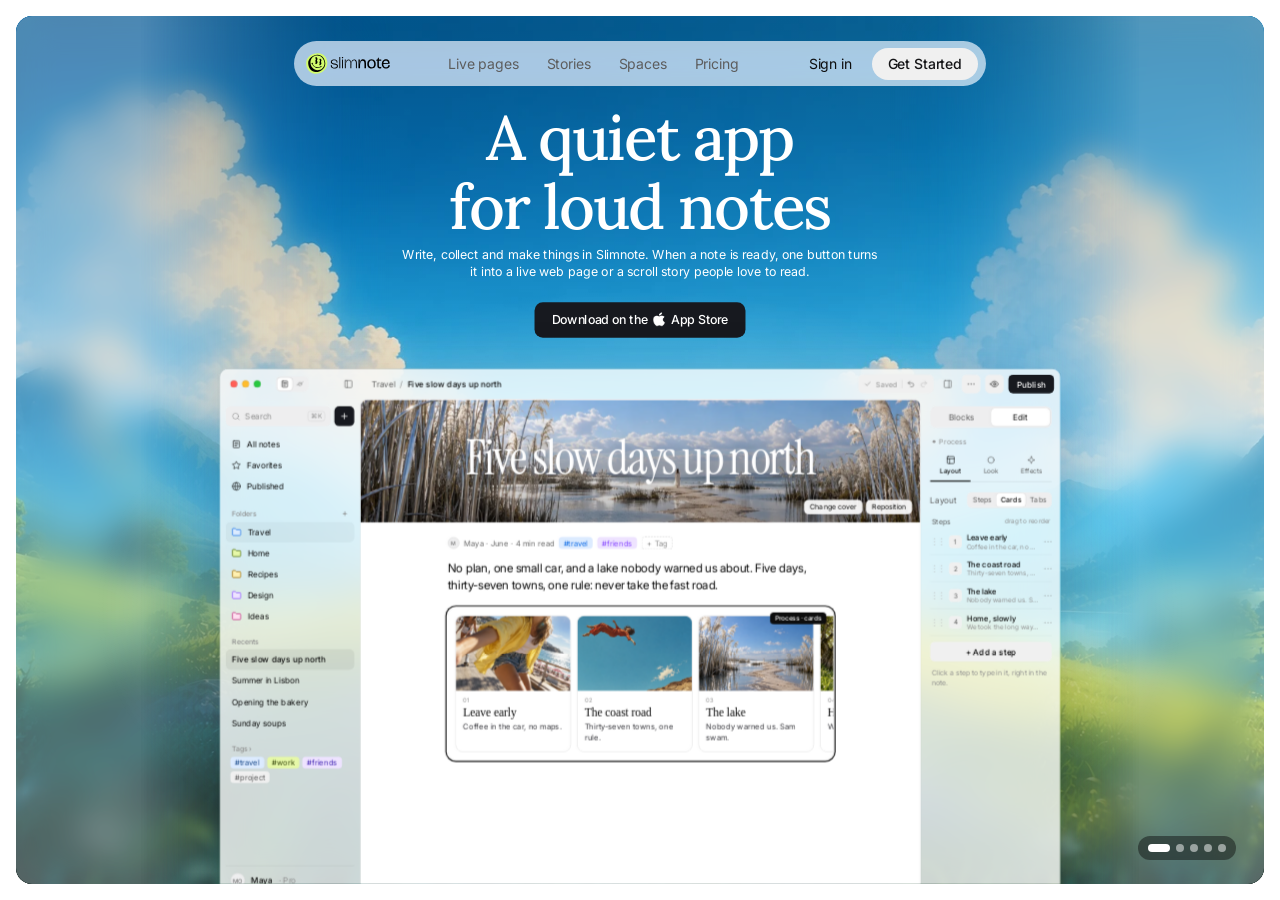
<file: versions/v8/index.html>
<!doctype html>
<html lang="en">
<head>
<meta charset="utf-8">
<meta name="viewport" content="width=device-width, initial-scale=1, viewport-fit=cover">
<title>Slimnote — a quiet app for loud notes</title>
<meta name="description" content="Write, collect and make things in Slimnote. When a note is ready, one button turns it into a live web page.">
<link rel="icon" type="image/svg+xml" href="../../assets/img/slimnote-mark.svg">
<link rel="preconnect" href="https://fonts.googleapis.com">
<link rel="preconnect" href="https://fonts.gstatic.com" crossorigin>
<link rel="stylesheet" href="https://fonts.googleapis.com/css2?family=Lora:wght@500&amp;family=Google+Sans+Flex:wght@400&amp;family=Instrument+Serif:ital@0;1&amp;family=Caveat:wght@500&amp;family=Inter:wght@500&amp;display=swap">
<link rel="stylesheet" href="css/site.css">
</head>
<body>



<main>
  <section class="hero hero--pill hero--fit focus-frost" data-hero aria-label="Slimnote">
    <div class="hero-card">
      <img class="hero-video" src="../../assets/img/hero-landscape.webp" alt="" aria-hidden="true" width="1672" height="941">
      <div class="hero-shade" aria-hidden="true"></div>
      <div class="hero-focus" aria-hidden="true"></div>
      <header class="nav-pill">
        <nav class="nav-pill-inner" aria-label="Main">
          <a class="nav-logo" href="/" aria-label="Slimnote home"><img src="../../assets/img/slimnote-logo.svg" alt="Slimnote" width="84" height="21"></a>
          <div class="nav-links">
            <a href="#pages">Live pages</a>
            <a href="#stories">Stories</a>
            <a href="#spaces">Spaces</a>
            <a href="#pricing">Pricing</a>
          </div>
          <div class="nav-right">
            <a class="nav-signin" href="https://web.slimnote.app">Sign in</a>
            <a class="btn-quiet btn-round press" href="#get-started">Get Started</a>
          </div>
        </nav>
      </header>

      <div class="hero-content">
        <div class="hero-copy">
          <div class="hero-text">
            <h1 class="hero-title">A quiet app<br>for loud notes</h1>
            <p class="hero-sub">Write, collect and make things in Slimnote. When a note is ready, one button turns it into a live web page or a scroll story people love to read.</p>
          </div>
          <a class="btn-store press" href="#get-started">Download on the <img src="../../assets/img/apple-logo.png" alt="Apple" width="17" height="17"> App Store</a>
        </div>


        <div class="app-frame">
        <div class="app-window" role="img" aria-label="The Slimnote Mac app, showing notes being made">
          <div class="app-scale">
<div class="screen" data-note="cover" aria-hidden="true">
<!-- Five slow days up north — photo cover and process -->
<div style="width: 1440px; height: 900px; position: relative; overflow: hidden; background: #f9f9f9; color: #0d0d0d; font-family: -apple-system, BlinkMacSystemFont, 'SF Pro Text', 'Inter', 'Segoe UI', system-ui, sans-serif; -webkit-font-smoothing: antialiased; display: flex; flex-direction: column; font-size: 14px;">
  <!-- Top bar -->
  <div style="height: 52px; flex: 0 0 52px; display: flex; align-items: center;">
    <div style="width: 240px; flex: 0 0 240px; display: flex; align-items: center; gap: 10px; padding: 0 12px 0 18px; box-sizing: border-box;">
      <span style="display: flex; gap: 8px; width: 68px; flex: 0 0 68px;" aria-hidden="true"><span style="width: 12px; height: 12px; border-radius: 50%; background: #ff5f57; box-shadow: inset 0 0 0 0.5px rgba(0,0,0,0.2);"></span><span style="width: 12px; height: 12px; border-radius: 50%; background: #febc2e; box-shadow: inset 0 0 0 0.5px rgba(0,0,0,0.2);"></span><span style="width: 12px; height: 12px; border-radius: 50%; background: #28c840; box-shadow: inset 0 0 0 0.5px rgba(0,0,0,0.2);"></span></span>
      <div style="display: flex; padding: 2px; border-radius: 8px; background: #eeeeef; margin-left: 0; margin-right: auto;">
        <span style="width: 26px; height: 22px; border-radius: 6px; background: #ffffff; box-shadow: 0 0 0 1px rgba(0,0,0,0.08); display: flex; align-items: center; justify-content: center;"><svg aria-hidden="true" width="14" height="14" viewBox="0 0 24 24" fill="none" stroke="#0d0d0d" stroke-width="1.6" stroke-linecap="round" stroke-linejoin="round"><rect width="16" height="18" x="4" y="3" rx="2"></rect><path d="M8 8h8"></path><path d="M8 12h8"></path><path d="M8 16h5"></path></svg></span>
        <span style="width: 26px; height: 22px; display: flex; align-items: center; justify-content: center;"><svg aria-hidden="true" width="14" height="14" viewBox="0 0 24 24" fill="none" stroke="#8f8f8f" stroke-width="1.6" stroke-linecap="round" stroke-linejoin="round"><circle cx="12" cy="12" r="5"></circle><path d="M3 15c3-1 15-6 18-9"></path></svg></span>
      </div>
      <svg aria-hidden="true" width="16" height="16" viewBox="0 0 24 24" fill="none" stroke="#5d5d5d" stroke-width="1.6" stroke-linecap="round" stroke-linejoin="round"><rect width="18" height="18" x="3" y="3" rx="2"></rect><path d="M9 3v18"></path></svg>
    </div>
    <div style="flex: 1 1 auto; display: flex; align-items: center; gap: 8px; padding-left: 20px;">
      <span style="color: #5d5d5d;">Travel</span><span style="color: #8f8f8f;">/</span><span style="font-weight: 500;">Five slow days up north</span>
    </div>
    <div style="display: flex; align-items: center; gap: 8px; padding-right: 12px;">
      <span style="display: inline-flex; align-items: center; gap: 8px; height: 32px; padding: 0 10px; border-radius: 8px; background: #f0f0f0; font-size: 12px; color: #8f8f8f;"><svg aria-hidden="true" width="12" height="12" viewBox="0 0 24 24" fill="none" stroke="currentColor" stroke-width="2.2" stroke-linecap="round" stroke-linejoin="round"><path d="M20 6 9 17l-5-5"></path></svg>Saved<span style="width: 1px; height: 14px; background: rgba(0,0,0,0.1);"></span><svg aria-hidden="true" width="14" height="14" viewBox="0 0 24 24" fill="none" stroke="#5d5d5d" stroke-width="1.7" stroke-linecap="round" stroke-linejoin="round"><path d="M9 14 4 9l5-5"></path><path d="M4 9h10.5a5.5 5.5 0 0 1 0 11H11"></path></svg><svg aria-hidden="true" width="14" height="14" viewBox="0 0 24 24" fill="none" stroke="#bdbdbd" stroke-width="1.7" stroke-linecap="round" stroke-linejoin="round"><path d="m15 14 5-5-5-5"></path><path d="M20 9H9.5a5.5 5.5 0 0 0 0 11H13"></path></svg></span>
      <span style="width: 32px; height: 35px; display: flex; align-items: center; justify-content: center;"><svg aria-hidden="true" width="16" height="16" viewBox="0 0 24 24" fill="none" stroke="#5d5d5d" stroke-width="1.6" stroke-linecap="round" stroke-linejoin="round"><rect width="18" height="18" x="3" y="3" rx="2"></rect><path d="M15 3v18"></path></svg></span>
      <span style="width: 32px; height: 32px; border-radius: 8px; background: #f0f0f0; display: flex; align-items: center; justify-content: center;"><svg aria-hidden="true" width="16" height="16" viewBox="0 0 24 24" fill="#3a3a3a"><circle cx="5" cy="12" r="1.6"></circle><circle cx="12" cy="12" r="1.6"></circle><circle cx="19" cy="12" r="1.6"></circle></svg></span>
      <span style="width: 32px; height: 32px; border-radius: 8px; background: #f0f0f0; display: flex; align-items: center; justify-content: center;"><svg aria-hidden="true" width="16" height="16" viewBox="0 0 24 24" fill="none" stroke="#0d0d0d" stroke-width="1.6" stroke-linecap="round" stroke-linejoin="round"><path d="M2 12s3.5-7 10-7 10 7 10 7-3.5 7-10 7S2 12 2 12Z"></path><circle cx="12" cy="12" r="3"></circle></svg></span>
      <span data-pub style="height: 32px; padding: 0 14px; border-radius: 8px; background: #17191f; color: #ffffff; font-weight: 500; display: flex; align-items: center; gap: 6px; transition: background-color 200ms ease, color 200ms ease, transform 160ms cubic-bezier(0.23,1,0.32,1);">Publish</span>
    </div>
  </div>
  <div style="flex: 1 1 auto; display: flex; min-height: 0;">
    <!-- Sidebar -->
    <div style="width: 240px; flex: 0 0 240px; padding: 12px 10px; box-sizing: border-box; display: flex; flex-direction: column; gap: 1px;">
      <div style="display: flex; gap: 6px; margin-bottom: 12px;">
        <div style="flex: 1; height: 34px; border-radius: 8px; background: #eeeeef; display: flex; align-items: center; gap: 8px; padding: 0 10px; color: #8f8f8f;"><svg aria-hidden="true" width="15" height="15" viewBox="0 0 24 24" fill="none" stroke="currentColor" stroke-width="1.6" stroke-linecap="round"><circle cx="11" cy="11" r="8"></circle><path d="m21 21-4.3-4.3"></path></svg>Search<span style="margin-left: auto; font-size: 11px; padding: 1px 5px; border-radius: 5px; border: 1px solid rgba(0,0,0,0.1);">⌘K</span></div>
        <span style="width: 34px; height: 34px; border-radius: 8px; background: #17191f; display: flex; align-items: center; justify-content: center;"><svg aria-hidden="true" width="16" height="16" viewBox="0 0 24 24" fill="none" stroke="#ffffff" stroke-width="2" stroke-linecap="round"><path d="M12 5v14"></path><path d="M5 12h14"></path></svg></span>
      </div>
      <div style="height: 35px; display: flex; align-items: center; gap: 10px; padding: 0 10px;"><svg aria-hidden="true" width="16" height="16" viewBox="0 0 24 24" fill="none" stroke="#0d0d0d" stroke-width="1.6" stroke-linecap="round" stroke-linejoin="round"><rect width="16" height="18" x="4" y="3" rx="2"></rect><path d="M8 8h8"></path><path d="M8 12h8"></path><path d="M8 16h5"></path></svg>All notes</div>
      <div style="height: 35px; display: flex; align-items: center; gap: 10px; padding: 0 10px;"><svg aria-hidden="true" width="16" height="16" viewBox="0 0 24 24" fill="none" stroke="#0d0d0d" stroke-width="1.6" stroke-linejoin="round"><polygon points="12 2 15.09 8.26 22 9.27 17 14.14 18.18 21.02 12 17.77 5.82 21.02 7 14.14 2 9.27 8.91 8.26 12 2"></polygon></svg>Favorites</div>
      <div style="height: 35px; display: flex; align-items: center; gap: 10px; padding: 0 10px;"><svg aria-hidden="true" width="16" height="16" viewBox="0 0 24 24" fill="none" stroke="#0d0d0d" stroke-width="1.6" stroke-linecap="round"><circle cx="12" cy="12" r="10"></circle><path d="M12 2a14.5 14.5 0 0 0 0 20 14.5 14.5 0 0 0 0-20"></path><path d="M2 12h20"></path></svg>Published</div>
      <div style="display: flex; align-items: center; justify-content: space-between; padding: 18px 10px 4px; font-size: 12px; font-weight: 500; color: #8f8f8f;">Folders<span style="font-size: 16px; font-weight: 400;">+</span></div>
      <div style="height: 35px; display: flex; align-items: center; gap: 10px; padding: 0 10px; border-radius: 8px; background: rgba(0,0,0,0.04);"><svg aria-hidden="true" width="17" height="17" viewBox="0 0 24 24" fill="#dcebff" stroke="#1a73e8" stroke-width="1.8" stroke-linejoin="round"><path d="M20 20a2 2 0 0 0 2-2V8a2 2 0 0 0-2-2h-7.9a2 2 0 0 1-1.69-.9L9.6 3.9A2 2 0 0 0 7.93 3H4a2 2 0 0 0-2 2v13a2 2 0 0 0 2 2Z"></path></svg>Travel</div>
      <div style="height: 35px; display: flex; align-items: center; gap: 10px; padding: 0 10px;"><svg aria-hidden="true" width="17" height="17" viewBox="0 0 24 24" fill="#e6f8a8" stroke="#4f6b0a" stroke-width="1.8" stroke-linejoin="round"><path d="M20 20a2 2 0 0 0 2-2V8a2 2 0 0 0-2-2h-7.9a2 2 0 0 1-1.69-.9L9.6 3.9A2 2 0 0 0 7.93 3H4a2 2 0 0 0-2 2v13a2 2 0 0 0 2 2Z"></path></svg>Home</div>
      <div style="height: 35px; display: flex; align-items: center; gap: 10px; padding: 0 10px;"><svg aria-hidden="true" width="17" height="17" viewBox="0 0 24 24" fill="#fff0b0" stroke="#9a6700" stroke-width="1.8" stroke-linejoin="round"><path d="M20 20a2 2 0 0 0 2-2V8a2 2 0 0 0-2-2h-7.9a2 2 0 0 1-1.69-.9L9.6 3.9A2 2 0 0 0 7.93 3H4a2 2 0 0 0-2 2v13a2 2 0 0 0 2 2Z"></path></svg>Recipes</div>
      <div style="height: 35px; display: flex; align-items: center; gap: 10px; padding: 0 10px;"><svg aria-hidden="true" width="17" height="17" viewBox="0 0 24 24" fill="#eee3ff" stroke="#8a4dff" stroke-width="1.8" stroke-linejoin="round"><path d="M20 20a2 2 0 0 0 2-2V8a2 2 0 0 0-2-2h-7.9a2 2 0 0 1-1.69-.9L9.6 3.9A2 2 0 0 0 7.93 3H4a2 2 0 0 0-2 2v13a2 2 0 0 0 2 2Z"></path></svg>Design</div>
      <div style="height: 35px; display: flex; align-items: center; gap: 10px; padding: 0 10px;"><svg aria-hidden="true" width="17" height="17" viewBox="0 0 24 24" fill="#ffe0f0" stroke="#c02a7f" stroke-width="1.8" stroke-linejoin="round"><path d="M20 20a2 2 0 0 0 2-2V8a2 2 0 0 0-2-2h-7.9a2 2 0 0 1-1.69-.9L9.6 3.9A2 2 0 0 0 7.93 3H4a2 2 0 0 0-2 2v13a2 2 0 0 0 2 2Z"></path></svg>Ideas</div>
      <div style="padding: 18px 10px 4px; font-size: 12px; font-weight: 500; color: #8f8f8f;">Recents</div>
      <div style="height: 35px; display: flex; align-items: center; padding: 0 10px; border-radius: 8px; background: rgba(0,0,0,0.06); font-weight: 500;">Five slow days up north</div>
      <div style="height: 35px; display: flex; align-items: center; padding: 0 10px;">Summer in Lisbon</div>
      <div style="height: 35px; display: flex; align-items: center; padding: 0 10px;">Opening the bakery</div>
      <div style="height: 35px; display: flex; align-items: center; padding: 0 10px;">Sunday soups</div>
      <div style="padding: 18px 10px 6px; font-size: 12px; font-weight: 500; color: #8f8f8f;">Tags ›</div>
      <div style="display: flex; flex-wrap: wrap; gap: 5px; padding: 0 8px; font-size: 13px;">
        <span style="padding: 2px 8px; border-radius: 6px; background: #dcebff; color: #1f4f8f;">#travel</span>
        <span style="padding: 2px 8px; border-radius: 6px; background: #e6f8a8; color: #3d4d12;">#work</span>
        <span style="padding: 2px 8px; border-radius: 6px; background: #eee3ff; color: #4b2fb8;">#friends</span>
        <span style="padding: 2px 8px; border-radius: 6px; background: #f0f0f0; color: #5d5d5d;">#project</span>
      </div>
      <div style="margin-top: auto; border-top: 1px solid rgba(0,0,0,0.08); padding: 12px 8px 0; display: flex; align-items: center; gap: 10px;">
        <span style="width: 25px; height: 25px; border-radius: 50%; background: #eeeeef; border: 1px solid #dcdcdc; display: flex; align-items: center; justify-content: center; font-size: 10px; color: #5d5d5d;">MO</span><span style="font-weight: 500;">Maya</span><span style="color: #8f8f8f;">· Pro</span>
      </div>
    </div>
    <!-- Note card -->
    <div data-card style="flex: 1 1 auto; min-width: 0; margin: 0 16px 8px 0; background: #ffffff; border: 1px solid rgba(0,0,0,0.08); border-radius: 12px; overflow: hidden; position: relative;">
      <!-- Photo cover with the title on it (selected) -->
      <div style="position: relative; height: 210px; overflow: hidden;">
        <img src="../../assets/img/reed-shore.webp" alt="Reeds on a quiet lake shore" style="width: 100%; height: 100%; object-fit: cover; object-position: center 55%; display: block;">
        <div aria-hidden="true" style="position: absolute; inset: 0; background: linear-gradient(180deg, rgba(0,0,0,0) 30%, rgba(0,0,0,0.28));"></div>
        <h1 style="position: absolute; left: 0; right: 0; top: 58px; margin: 0; text-align: center; font-family: 'Instrument Serif', ui-serif, Georgia, serif; font-weight: 400; font-size: 84px; line-height: 1; letter-spacing: -2.8px; color: #ffffff; text-shadow: 0 2px 24px rgba(0,0,0,0.25);">Five slow days up north</h1>
        <div style="position: absolute; right: 14px; bottom: 14px; display: flex; gap: 6px; font-size: 12px;">
          <span style="padding: 5px 10px; border-radius: 8px; background: rgba(255,255,255,0.92); color: #0d0d0d;">Change cover</span>
          <span style="padding: 5px 10px; border-radius: 8px; background: rgba(255,255,255,0.92); color: #0d0d0d;">Reposition</span>
        </div>
      </div>
      <div style="width: 660px; margin: 0 auto; padding-top: 24px;">
        <div style="display: flex; align-items: center; gap: 8px; font-size: 13px; color: #6b6b6b;">
          <span style="width: 20px; height: 20px; border-radius: 50%; background: #eeeeef; border: 1px solid #dcdcdc; display: flex; align-items: center; justify-content: center; font-size: 9px; color: #5d5d5d;">M</span>Maya · June · 4 min read
          <span style="padding: 2px 8px; border-radius: 6px; background: #dcebff; color: #1a73e8;">#travel</span>
          <span style="padding: 2px 8px; border-radius: 6px; background: #eee3ff; color: #8a4dff;">#friends</span>
          <span style="padding: 2px 8px; border-radius: 6px; border: 1px dashed rgba(0,0,0,0.18); color: #8f8f8f;">+ Tag</span>
        </div>
        <p style="margin: 18px 0 0; font-size: 20px; line-height: 1.45; letter-spacing: -0.45px;">No plan, one small car, and a lake nobody warned us about. Five days, thirty-seven towns, one rule: never take the fast road.</p>
        <!-- Process block, classic cards (selected) -->
        <div style="position: relative; margin-top: 24px; padding: 14px 0 14px 14px; border-radius: 14px; background: #ffffff; box-shadow: 0 0 0 2px #ffffff, 0 0 0 4px #0d0d0d; overflow: hidden;">
          <span style="position: absolute; right: 12px; top: 8px; z-index: 2; padding: 3px 8px; border-radius: 6px; background: #0d0d0d; color: #ffffff; font-size: 11px; font-weight: 500;">Process · cards</span>
          <div data-seq="240" style="display: flex; gap: 12px;">
            <div style="flex: 0 0 196px; border-radius: 12px; overflow: hidden; background: #ffffff; box-shadow: 0 0 0 1px rgba(0,0,0,0.1);">
              <img src="../../assets/img/boardwalk.webp" alt="Friends on a seaside boardwalk" style="width: 100%; height: 128px; object-fit: cover; display: block;">
              <div style="padding: 10px 12px 14px;">
                <div style="font-size: 10px; letter-spacing: 1px; color: #8f8f8f;">01</div>
                <div style="margin-top: 4px; font-family: ui-serif, 'New York', 'Iowan Old Style', Georgia, serif; font-size: 20px; line-height: 1.1; letter-spacing: -0.2px;">Leave early</div>
                <div style="margin-top: 4px; font-size: 13px; line-height: 1.45; color: #3d3d42;">Coffee in the car, no maps.</div>
              </div>
            </div>
            <div style="flex: 0 0 196px; border-radius: 12px; overflow: hidden; background: #ffffff; box-shadow: 0 0 0 1px rgba(0,0,0,0.1);">
              <img src="../../assets/img/hill-traveler.webp" alt="Someone leaping over a green hill" style="width: 100%; height: 128px; object-fit: cover; display: block;">
              <div style="padding: 10px 12px 14px;">
                <div style="font-size: 10px; letter-spacing: 1px; color: #8f8f8f;">02</div>
                <div style="margin-top: 4px; font-family: ui-serif, 'New York', 'Iowan Old Style', Georgia, serif; font-size: 20px; line-height: 1.1; letter-spacing: -0.2px;">The coast road</div>
                <div style="margin-top: 4px; font-size: 13px; line-height: 1.45; color: #3d3d42;">Thirty-seven towns, one rule.</div>
              </div>
            </div>
            <div style="flex: 0 0 196px; border-radius: 12px; overflow: hidden; background: #ffffff; box-shadow: 0 0 0 1px rgba(0,0,0,0.1);">
              <img src="../../assets/img/reed-shore.webp" alt="Reeds on a quiet lake shore" style="width: 100%; height: 128px; object-fit: cover; display: block;">
              <div style="padding: 10px 12px 14px;">
                <div style="font-size: 10px; letter-spacing: 1px; color: #8f8f8f;">03</div>
                <div style="margin-top: 4px; font-family: ui-serif, 'New York', 'Iowan Old Style', Georgia, serif; font-size: 20px; line-height: 1.1; letter-spacing: -0.2px;">The lake</div>
                <div style="margin-top: 4px; font-size: 13px; line-height: 1.45; color: #3d3d42;">Nobody warned us. Sam swam.</div>
              </div>
            </div>
            <div style="flex: 0 0 196px; border-radius: 12px; overflow: hidden; background: #ffffff; box-shadow: 0 0 0 1px rgba(0,0,0,0.1);">
              <img src="../../assets/img/oak-valley.webp" alt="An oak in a green valley" style="width: 100%; height: 128px; object-fit: cover; display: block;">
              <div style="padding: 10px 12px 14px;">
                <div style="font-size: 10px; letter-spacing: 1px; color: #8f8f8f;">04</div>
                <div style="margin-top: 4px; font-family: ui-serif, 'New York', 'Iowan Old Style', Georgia, serif; font-size: 20px; line-height: 1.1; letter-spacing: -0.2px;">Home, slowly</div>
                <div style="margin-top: 4px; font-size: 13px; line-height: 1.45; color: #3d3d42;">We took the long way back.</div>
              </div>
            </div>
          </div>
        </div>
      </div>
    </div>
    <!-- Right panel: process -->
    <div data-panel style="width: 224px; flex: 0 0 224px; padding: 12px 16px 12px 0; box-sizing: border-box; display: flex; flex-direction: column;">
      <div style="display: flex; padding: 3px; border-radius: 10px; background: #eeeeef;">
        <span style="flex: 1; text-align: center; padding: 7px 0; color: #5d5d5d;">Blocks</span>
        <span style="flex: 1; text-align: center; padding: 7px 0; border-radius: 8px; background: #ffffff; box-shadow: 0 0 0 1px rgba(0,0,0,0.06);">Edit</span>
      </div>
      <div style="display: flex; align-items: center; gap: 6px; padding: 16px 4px 8px; font-size: 12px; color: #8f8f8f;"><span style="width: 5px; height: 5px; border-radius: 50%; background: #8f8f8f;"></span>Process</div>
      <div style="display: flex; border-bottom: 1px solid rgba(0,0,0,0.08); margin-bottom: 12px; font-size: 12px;">
        <span style="flex: 1; display: flex; flex-direction: column; align-items: center; gap: 4px; padding: 8px 0 9px; font-size: 11px; color: #0d0d0d; border-bottom: 2px solid #0d0d0d; font-weight: 500;"><svg aria-hidden="true" width="16" height="16" viewBox="0 0 24 24" fill="none" stroke="#0d0d0d" stroke-width="1.6" stroke-linecap="round" stroke-linejoin="round"><rect width="18" height="18" x="3" y="3" rx="2"></rect><path d="M3 9h18"></path><path d="M9 21V9"></path></svg>Layout</span>
        <span style="flex: 1; display: flex; flex-direction: column; align-items: center; gap: 4px; padding: 8px 0 9px; font-size: 11px; color: #5d5d5d;"><svg aria-hidden="true" width="16" height="16" viewBox="0 0 24 24" fill="none" stroke="#5d5d5d" stroke-width="1.6" stroke-linecap="round" stroke-linejoin="round"><circle cx="12" cy="12" r="8"></circle></svg>Look</span>
        <span style="flex: 1; display: flex; flex-direction: column; align-items: center; gap: 4px; padding: 8px 0 9px; font-size: 11px; color: #5d5d5d;"><svg aria-hidden="true" width="16" height="16" viewBox="0 0 24 24" fill="none" stroke="#5d5d5d" stroke-width="1.6" stroke-linecap="round" stroke-linejoin="round"><path d="m12 3-1.9 5.8a2 2 0 0 1-1.3 1.3L3 12l5.8 1.9a2 2 0 0 1 1.3 1.3L12 21l1.9-5.8a2 2 0 0 1 1.3-1.3L21 12l-5.8-1.9a2 2 0 0 1-1.3-1.3Z"></path></svg>Effects</span>
      </div>
      <div style="height: 36px; display: flex; align-items: center; justify-content: space-between;"><span style="color: #5d5d5d;">Layout</span>
        <span style="display: flex; padding: 2px; border-radius: 8px; background: #eeeeef; font-size: 12px;"><span style="padding: 4px 8px; color: #5d5d5d;">Steps</span><span style="padding: 4px 8px; border-radius: 6px; background: #ffffff; box-shadow: 0 0 0 1px rgba(0,0,0,0.06); font-weight: 500;">Cards</span><span style="padding: 4px 8px; color: #5d5d5d;">Tabs</span></span>
      </div>
      <div style="display: flex; justify-content: space-between; padding: 12px 2px 4px; font-size: 12px;"><span style="color: #5d5d5d;">Steps</span><span style="color: #8f8f8f; font-size: 11px;">drag to reorder</span></div>
      <div style="height: 46px; display: flex; align-items: center; gap: 8px; border-bottom: 1px solid rgba(0,0,0,0.05);"><span style="color: #bdbdbd; letter-spacing: -2px;">⋮⋮</span><span style="width: 22px; height: 22px; border-radius: 6px; background: #f0f0f0; font-size: 11px; display: flex; align-items: center; justify-content: center; color: #5d5d5d;">1</span><div style="flex: 1; min-width: 0;"><div style="font-weight: 500; font-size: 13px;">Leave early</div><div style="font-size: 11px; color: #8f8f8f; white-space: nowrap; overflow: hidden; text-overflow: ellipsis;">Coffee in the car, no maps.</div></div><span style="color: #8f8f8f;">⋯</span></div>
      <div style="height: 46px; display: flex; align-items: center; gap: 8px; border-bottom: 1px solid rgba(0,0,0,0.05);"><span style="color: #bdbdbd; letter-spacing: -2px;">⋮⋮</span><span style="width: 22px; height: 22px; border-radius: 6px; background: #f0f0f0; font-size: 11px; display: flex; align-items: center; justify-content: center; color: #5d5d5d;">2</span><div style="flex: 1; min-width: 0;"><div style="font-weight: 500; font-size: 13px;">The coast road</div><div style="font-size: 11px; color: #8f8f8f; white-space: nowrap; overflow: hidden; text-overflow: ellipsis;">Thirty-seven towns, one rule.</div></div><span style="color: #8f8f8f;">⋯</span></div>
      <div style="height: 46px; display: flex; align-items: center; gap: 8px; border-bottom: 1px solid rgba(0,0,0,0.05);"><span style="color: #bdbdbd; letter-spacing: -2px;">⋮⋮</span><span style="width: 22px; height: 22px; border-radius: 6px; background: #f0f0f0; font-size: 11px; display: flex; align-items: center; justify-content: center; color: #5d5d5d;">3</span><div style="flex: 1; min-width: 0;"><div style="font-weight: 500; font-size: 13px;">The lake</div><div style="font-size: 11px; color: #8f8f8f; white-space: nowrap; overflow: hidden; text-overflow: ellipsis;">Nobody warned us. Sam swam.</div></div><span style="color: #8f8f8f;">⋯</span></div>
      <div style="height: 46px; display: flex; align-items: center; gap: 8px; border-bottom: 1px solid rgba(0,0,0,0.05);"><span style="color: #bdbdbd; letter-spacing: -2px;">⋮⋮</span><span style="width: 22px; height: 22px; border-radius: 6px; background: #f0f0f0; font-size: 11px; display: flex; align-items: center; justify-content: center; color: #5d5d5d;">4</span><div style="flex: 1; min-width: 0;"><div style="font-weight: 500; font-size: 13px;">Home, slowly</div><div style="font-size: 11px; color: #8f8f8f; white-space: nowrap; overflow: hidden; text-overflow: ellipsis;">We took the long way back.</div></div><span style="color: #8f8f8f;">⋯</span></div>
      <div style="margin-top: 10px; display: flex; align-items: center; justify-content: center; height: 34px; border-radius: 8px; background: #f0f0f0; font-weight: 500;">+ Add a step</div>
      <p style="margin: 10px 2px 0; font-size: 12px; line-height: 1.45; color: #8f8f8f;">Click a step to type in it, right in the note.</p>
    </div>
  </div>
</div>
</div>
<div class="screen" data-note="scrapbook" aria-hidden="true">
<!-- Dana turns 30 — scrapbook gallery -->
<div style="width: 1440px; height: 900px; position: relative; overflow: hidden; background: #f9f9f9; color: #0d0d0d; font-family: -apple-system, BlinkMacSystemFont, 'SF Pro Text', 'Inter', 'Segoe UI', system-ui, sans-serif; -webkit-font-smoothing: antialiased; display: flex; flex-direction: column; font-size: 14px;">
  <!-- Top bar -->
  <div style="height: 52px; flex: 0 0 52px; display: flex; align-items: center;">
    <div style="width: 240px; flex: 0 0 240px; display: flex; align-items: center; gap: 10px; padding: 0 12px 0 18px; box-sizing: border-box;">
      <span style="display: flex; gap: 8px; width: 68px; flex: 0 0 68px;" aria-hidden="true"><span style="width: 12px; height: 12px; border-radius: 50%; background: #ff5f57; box-shadow: inset 0 0 0 0.5px rgba(0,0,0,0.2);"></span><span style="width: 12px; height: 12px; border-radius: 50%; background: #febc2e; box-shadow: inset 0 0 0 0.5px rgba(0,0,0,0.2);"></span><span style="width: 12px; height: 12px; border-radius: 50%; background: #28c840; box-shadow: inset 0 0 0 0.5px rgba(0,0,0,0.2);"></span></span>
      <div style="display: flex; padding: 2px; border-radius: 8px; background: #eeeeef; margin-left: 0; margin-right: auto;">
        <span style="width: 26px; height: 22px; border-radius: 6px; background: #ffffff; box-shadow: 0 0 0 1px rgba(0,0,0,0.08); display: flex; align-items: center; justify-content: center;"><svg aria-hidden="true" width="14" height="14" viewBox="0 0 24 24" fill="none" stroke="#0d0d0d" stroke-width="1.6" stroke-linecap="round" stroke-linejoin="round"><rect width="16" height="18" x="4" y="3" rx="2"></rect><path d="M8 8h8"></path><path d="M8 12h8"></path><path d="M8 16h5"></path></svg></span>
        <span style="width: 26px; height: 22px; display: flex; align-items: center; justify-content: center;"><svg aria-hidden="true" width="14" height="14" viewBox="0 0 24 24" fill="none" stroke="#8f8f8f" stroke-width="1.6" stroke-linecap="round" stroke-linejoin="round"><circle cx="12" cy="12" r="5"></circle><path d="M3 15c3-1 15-6 18-9"></path></svg></span>
      </div>
      <svg aria-hidden="true" width="16" height="16" viewBox="0 0 24 24" fill="none" stroke="#5d5d5d" stroke-width="1.6" stroke-linecap="round" stroke-linejoin="round"><rect width="18" height="18" x="3" y="3" rx="2"></rect><path d="M9 3v18"></path></svg>
    </div>
    <div style="flex: 1 1 auto; display: flex; align-items: center; gap: 8px; padding-left: 20px;">
      <span style="color: #5d5d5d;">Home</span><span style="color: #8f8f8f;">/</span><span style="font-weight: 500;">Dana turns 30</span>
    </div>
    <div style="display: flex; align-items: center; gap: 8px; padding-right: 12px;">
      <span style="display: inline-flex; align-items: center; gap: 6px; font-size: 13px; color: #5d5d5d; margin-right: 6px;"><span style="display: flex;"><span style="width: 20px; height: 20px; border-radius: 50%; background: #eee3ff; border: 1.5px solid #ffffff; display: flex; align-items: center; justify-content: center; font-size: 9px; color: #4b2fb8;">S</span><span style="width: 20px; height: 20px; margin-left: -6px; border-radius: 50%; background: #e6f8a8; border: 1.5px solid #ffffff; display: flex; align-items: center; justify-content: center; font-size: 9px; color: #3d4d12;">C</span></span>Sam is editing</span>
      <span style="display: inline-flex; align-items: center; gap: 8px; height: 32px; padding: 0 10px; border-radius: 8px; background: #f0f0f0; font-size: 12px; color: #8f8f8f;"><svg aria-hidden="true" width="12" height="12" viewBox="0 0 24 24" fill="none" stroke="currentColor" stroke-width="2.2" stroke-linecap="round" stroke-linejoin="round"><path d="M20 6 9 17l-5-5"></path></svg>Saved<span style="width: 1px; height: 14px; background: rgba(0,0,0,0.1);"></span><svg aria-hidden="true" width="14" height="14" viewBox="0 0 24 24" fill="none" stroke="#5d5d5d" stroke-width="1.7" stroke-linecap="round" stroke-linejoin="round"><path d="M9 14 4 9l5-5"></path><path d="M4 9h10.5a5.5 5.5 0 0 1 0 11H11"></path></svg><svg aria-hidden="true" width="14" height="14" viewBox="0 0 24 24" fill="none" stroke="#bdbdbd" stroke-width="1.7" stroke-linecap="round" stroke-linejoin="round"><path d="m15 14 5-5-5-5"></path><path d="M20 9H9.5a5.5 5.5 0 0 0 0 11H13"></path></svg></span>
      <span style="width: 32px; height: 35px; display: flex; align-items: center; justify-content: center;"><svg aria-hidden="true" width="16" height="16" viewBox="0 0 24 24" fill="none" stroke="#5d5d5d" stroke-width="1.6" stroke-linecap="round" stroke-linejoin="round"><rect width="18" height="18" x="3" y="3" rx="2"></rect><path d="M15 3v18"></path></svg></span>
      <span style="width: 32px; height: 32px; border-radius: 8px; background: #f0f0f0; display: flex; align-items: center; justify-content: center;"><svg aria-hidden="true" width="16" height="16" viewBox="0 0 24 24" fill="#3a3a3a"><circle cx="5" cy="12" r="1.6"></circle><circle cx="12" cy="12" r="1.6"></circle><circle cx="19" cy="12" r="1.6"></circle></svg></span>
      <span style="width: 32px; height: 32px; border-radius: 8px; background: #f0f0f0; display: flex; align-items: center; justify-content: center;"><svg aria-hidden="true" width="16" height="16" viewBox="0 0 24 24" fill="none" stroke="#0d0d0d" stroke-width="1.6" stroke-linecap="round" stroke-linejoin="round"><path d="M2 12s3.5-7 10-7 10 7 10 7-3.5 7-10 7S2 12 2 12Z"></path><circle cx="12" cy="12" r="3"></circle></svg></span>
      <span data-pub style="height: 32px; padding: 0 14px; border-radius: 8px; background: #17191f; color: #ffffff; font-weight: 500; display: flex; align-items: center; gap: 6px; transition: background-color 200ms ease, color 200ms ease, transform 160ms cubic-bezier(0.23,1,0.32,1);">Publish</span>
    </div>
  </div>
  <div style="flex: 1 1 auto; display: flex; min-height: 0;">
    <!-- Sidebar -->
    <div style="width: 240px; flex: 0 0 240px; padding: 12px 10px; box-sizing: border-box; display: flex; flex-direction: column; gap: 1px;">
      <div style="display: flex; gap: 6px; margin-bottom: 12px;">
        <div style="flex: 1; height: 34px; border-radius: 8px; background: #eeeeef; display: flex; align-items: center; gap: 8px; padding: 0 10px; color: #8f8f8f;"><svg aria-hidden="true" width="15" height="15" viewBox="0 0 24 24" fill="none" stroke="currentColor" stroke-width="1.6" stroke-linecap="round"><circle cx="11" cy="11" r="8"></circle><path d="m21 21-4.3-4.3"></path></svg>Search<span style="margin-left: auto; font-size: 11px; padding: 1px 5px; border-radius: 5px; border: 1px solid rgba(0,0,0,0.1);">⌘K</span></div>
        <span style="width: 34px; height: 34px; border-radius: 8px; background: #17191f; display: flex; align-items: center; justify-content: center;"><svg aria-hidden="true" width="16" height="16" viewBox="0 0 24 24" fill="none" stroke="#ffffff" stroke-width="2" stroke-linecap="round"><path d="M12 5v14"></path><path d="M5 12h14"></path></svg></span>
      </div>
      <div style="height: 35px; display: flex; align-items: center; gap: 10px; padding: 0 10px;"><svg aria-hidden="true" width="16" height="16" viewBox="0 0 24 24" fill="none" stroke="#0d0d0d" stroke-width="1.6" stroke-linecap="round" stroke-linejoin="round"><rect width="16" height="18" x="4" y="3" rx="2"></rect><path d="M8 8h8"></path><path d="M8 12h8"></path><path d="M8 16h5"></path></svg>All notes</div>
      <div style="height: 35px; display: flex; align-items: center; gap: 10px; padding: 0 10px;"><svg aria-hidden="true" width="16" height="16" viewBox="0 0 24 24" fill="none" stroke="#0d0d0d" stroke-width="1.6" stroke-linejoin="round"><polygon points="12 2 15.09 8.26 22 9.27 17 14.14 18.18 21.02 12 17.77 5.82 21.02 7 14.14 2 9.27 8.91 8.26 12 2"></polygon></svg>Favorites</div>
      <div style="height: 35px; display: flex; align-items: center; gap: 10px; padding: 0 10px;"><svg aria-hidden="true" width="16" height="16" viewBox="0 0 24 24" fill="none" stroke="#0d0d0d" stroke-width="1.6" stroke-linecap="round"><circle cx="12" cy="12" r="10"></circle><path d="M12 2a14.5 14.5 0 0 0 0 20 14.5 14.5 0 0 0 0-20"></path><path d="M2 12h20"></path></svg>Published</div>
      <div style="display: flex; align-items: center; justify-content: space-between; padding: 18px 10px 4px; font-size: 12px; font-weight: 500; color: #8f8f8f;">Folders<span style="font-size: 16px; font-weight: 400;">+</span></div>
      <div style="height: 35px; display: flex; align-items: center; gap: 10px; padding: 0 10px;"><svg aria-hidden="true" width="17" height="17" viewBox="0 0 24 24" fill="#dcebff" stroke="#1a73e8" stroke-width="1.8" stroke-linejoin="round"><path d="M20 20a2 2 0 0 0 2-2V8a2 2 0 0 0-2-2h-7.9a2 2 0 0 1-1.69-.9L9.6 3.9A2 2 0 0 0 7.93 3H4a2 2 0 0 0-2 2v13a2 2 0 0 0 2 2Z"></path></svg>Travel</div>
      <div style="height: 35px; display: flex; align-items: center; gap: 10px; padding: 0 10px; border-radius: 8px; background: rgba(0,0,0,0.04);"><svg aria-hidden="true" width="17" height="17" viewBox="0 0 24 24" fill="#e6f8a8" stroke="#4f6b0a" stroke-width="1.8" stroke-linejoin="round"><path d="M20 20a2 2 0 0 0 2-2V8a2 2 0 0 0-2-2h-7.9a2 2 0 0 1-1.69-.9L9.6 3.9A2 2 0 0 0 7.93 3H4a2 2 0 0 0-2 2v13a2 2 0 0 0 2 2Z"></path></svg>Home</div>
      <div style="height: 35px; display: flex; align-items: center; gap: 10px; padding: 0 10px;"><svg aria-hidden="true" width="17" height="17" viewBox="0 0 24 24" fill="#fff0b0" stroke="#9a6700" stroke-width="1.8" stroke-linejoin="round"><path d="M20 20a2 2 0 0 0 2-2V8a2 2 0 0 0-2-2h-7.9a2 2 0 0 1-1.69-.9L9.6 3.9A2 2 0 0 0 7.93 3H4a2 2 0 0 0-2 2v13a2 2 0 0 0 2 2Z"></path></svg>Recipes</div>
      <div style="height: 35px; display: flex; align-items: center; gap: 10px; padding: 0 10px;"><svg aria-hidden="true" width="17" height="17" viewBox="0 0 24 24" fill="#eee3ff" stroke="#8a4dff" stroke-width="1.8" stroke-linejoin="round"><path d="M20 20a2 2 0 0 0 2-2V8a2 2 0 0 0-2-2h-7.9a2 2 0 0 1-1.69-.9L9.6 3.9A2 2 0 0 0 7.93 3H4a2 2 0 0 0-2 2v13a2 2 0 0 0 2 2Z"></path></svg>Design</div>
      <div style="height: 35px; display: flex; align-items: center; gap: 10px; padding: 0 10px;"><svg aria-hidden="true" width="17" height="17" viewBox="0 0 24 24" fill="#ffe0f0" stroke="#c02a7f" stroke-width="1.8" stroke-linejoin="round"><path d="M20 20a2 2 0 0 0 2-2V8a2 2 0 0 0-2-2h-7.9a2 2 0 0 1-1.69-.9L9.6 3.9A2 2 0 0 0 7.93 3H4a2 2 0 0 0-2 2v13a2 2 0 0 0 2 2Z"></path></svg>Ideas</div>
      <div style="padding: 18px 10px 4px; font-size: 12px; font-weight: 500; color: #8f8f8f;">Recents</div>
      <div style="height: 35px; display: flex; align-items: center; padding: 0 10px; border-radius: 8px; background: rgba(0,0,0,0.06); font-weight: 500;">Dana turns 30</div>
      <div style="height: 35px; display: flex; align-items: center; padding: 0 10px;">Five slow days up north</div>
      <div style="height: 35px; display: flex; align-items: center; padding: 0 10px;">Opening the bakery</div>
      <div style="height: 35px; display: flex; align-items: center; padding: 0 10px;">Sunday soups</div>
      <div style="padding: 18px 10px 6px; font-size: 12px; font-weight: 500; color: #8f8f8f;">Tags ›</div>
      <div style="display: flex; flex-wrap: wrap; gap: 5px; padding: 0 8px; font-size: 13px;">
        <span style="padding: 2px 8px; border-radius: 6px; background: #ffe0f0; color: #8f1f5c;">#birthday</span>
        <span style="padding: 2px 8px; border-radius: 6px; background: #eee3ff; color: #4b2fb8;">#friends</span>
        <span style="padding: 2px 8px; border-radius: 6px; background: #dcebff; color: #1f4f8f;">#travel</span>
        <span style="padding: 2px 8px; border-radius: 6px; background: #e6f8a8; color: #3d4d12;">#work</span>
      </div>
      <div style="margin-top: auto; border-top: 1px solid rgba(0,0,0,0.08); padding: 12px 8px 0; display: flex; align-items: center; gap: 10px;">
        <span style="width: 25px; height: 25px; border-radius: 50%; background: #eeeeef; border: 1px solid #dcdcdc; display: flex; align-items: center; justify-content: center; font-size: 10px; color: #5d5d5d;">CM</span><span style="font-weight: 500;">Chloe</span><span style="color: #8f8f8f;">· Family</span>
      </div>
    </div>
    <!-- Note card -->
    <div data-card style="flex: 1 1 auto; min-width: 0; margin: 0 16px 8px 0; background: #ffffff; border: 1px solid rgba(0,0,0,0.08); border-radius: 12px; overflow: hidden; position: relative;">
      <div style="width: 680px; margin: 0 auto; padding-top: 30px;">
        <div style="display: flex; align-items: center; gap: 8px; font-size: 13px; color: #6b6b6b;">
          <span style="width: 20px; height: 20px; border-radius: 50%; background: #eeeeef; border: 1px solid #dcdcdc; display: flex; align-items: center; justify-content: center; font-size: 9px; color: #5d5d5d;">C</span>Chloe, Sam · Jun 14 · 2 min read
          <span style="padding: 2px 8px; border-radius: 6px; background: #ffe0f0; color: #8f1f5c;">#birthday</span>
          <span style="padding: 2px 8px; border-radius: 6px; background: #eee3ff; color: #4b2fb8;">#friends</span>
        </div>
        <h1 style="margin: 22px 0 0; font-family: 'Instrument Serif', ui-serif, Georgia, serif; font-weight: 400; font-size: 92px; line-height: 0.95; letter-spacing: -2.5px;">Dana turns <span style="font-style: italic;">30</span></h1>
        <p style="margin: 18px 0 0; font-size: 20px; line-height: 1.4; letter-spacing: -0.45px;">Rooftop, string lights, a cake that almost didn’t make it up the stairs.</p>
      </div>
      <!-- Scrapbook gallery, selected -->
      <div style="position: relative; width: 760px; height: 470px; margin: 26px auto 0; border-radius: 12px; overflow: hidden; background-color: #f6f6f2; background-image: linear-gradient(rgba(70,90,160,0.16) 1px, transparent 1px), linear-gradient(90deg, rgba(70,90,160,0.16) 1px, transparent 1px); background-size: 28px 28px; box-shadow: inset 0 0 0 2px #0d0d0d;">
        <span style="position: absolute; left: 12px; top: 12px; z-index: 6; padding: 3px 8px; border-radius: 6px; background: #0d0d0d; color: #ffffff; font-size: 11px; font-weight: 500;">Gallery · scrapbook</span>
        <!-- torn note -->
        <div style="position: absolute; left: 34px; top: 54px; width: 190px; padding: 18px 16px 22px; background: #fffdf6; transform: rotate(-5deg); box-shadow: 0 6px 16px rgba(0,0,0,0.12); clip-path: polygon(0 4%, 8% 0, 18% 3%, 30% 0, 44% 2%, 58% 0, 72% 3%, 86% 0, 100% 2%, 100% 100%, 0 100%);">
          <p style="margin: 0; font-family: 'Caveat', 'Bradley Hand', cursive; font-size: 26px; line-height: 1.1; color: #2b2b2b;">Saturday, 7pm<br>rooftop!! bring<br>a sweater</p>
        </div>
        <span style="position: absolute; left: 80px; top: 40px; width: 90px; height: 22px; background: rgba(210,252,108,0.85); transform: rotate(-8deg);"></span>
        <!-- big polaroid -->
        <div style="position: absolute; left: 236px; top: 30px; width: 268px; padding: 12px 12px 46px; background: #fbfaf6; transform: rotate(2.5deg); box-shadow: 0 14px 30px rgba(0,0,0,0.2);">
          <img src="../../assets/img/rooftop.webp" alt="The rooftop at dusk" style="width: 244px; height: 250px; object-fit: cover; display: block;">
          <p style="margin: 8px 0 0; font-family: 'Caveat', 'Bradley Hand', cursive; font-size: 22px; color: #3a3a3a;">the view, 8:12pm</p>
        </div>
        <span style="position: absolute; left: 330px; top: 18px; width: 80px; height: 22px; background: rgba(185,166,245,0.8); transform: rotate(4deg);"></span>
        <!-- cake -->
        <div style="position: absolute; left: 520px; top: 46px; width: 200px; padding: 9px 9px 32px; background: #fbfaf6; transform: rotate(-4deg); box-shadow: 0 12px 26px rgba(0,0,0,0.18);">
          <img src="../../assets/img/cake.webp" alt="Birthday cake with candles" style="width: 182px; height: 170px; object-fit: cover; display: block;">
          <p style="margin: 6px 0 0; font-family: 'Caveat', 'Bradley Hand', cursive; font-size: 19px; color: #3a3a3a;">made it! (barely)</p>
        </div>
        <!-- lights small square -->
        <div style="position: absolute; left: 44px; top: 250px; width: 168px; padding: 8px; background: #ffffff; transform: rotate(4deg); box-shadow: 0 10px 22px rgba(0,0,0,0.16);">
          <img src="../../assets/img/lights.webp" alt="String lights" style="width: 152px; height: 150px; object-fit: cover; display: block;">
        </div>
        <!-- gift, torn edge -->
        <div style="position: absolute; left: 540px; top: 270px; width: 190px; transform: rotate(5deg); filter: drop-shadow(0 8px 14px rgba(0,0,0,0.18));">
          <img src="../../assets/img/gift.webp" alt="A wrapped gift" style="width: 190px; height: 160px; object-fit: cover; display: block; clip-path: polygon(0 3%, 10% 0, 22% 4%, 36% 1%, 50% 4%, 64% 0, 78% 3%, 90% 0, 100% 3%, 100% 97%, 88% 100%, 74% 96%, 60% 100%, 46% 97%, 32% 100%, 18% 96%, 6% 100%, 0 97%);">
        </div>
        <!-- ticket stub -->
        <div style="position: absolute; left: 252px; top: 362px; padding: 8px 14px; background: #fff0b0; border: 1.5px dashed #c9a43a; transform: rotate(-3deg); font-family: ui-monospace, 'SF Mono', Menlo, monospace; font-size: 11px; letter-spacing: 1.5px; color: #6b5310;">ADMIT ONE · DANA’S 30TH</div>
        <!-- stickers -->
        <img data-place src="../../assets/img/sticker-love-it.webp" alt="" style="position: absolute; left: 440px; top: 300px; width: 104px; transform: rotate(-10deg);">
        <img src="../../assets/img/sticker-daisy.webp" alt="" style="position: absolute; left: 190px; top: 220px; width: 66px; transform: rotate(14deg);">
        <img src="../../assets/img/sticker-smiley.webp" alt="" style="position: absolute; left: 686px; top: 20px; width: 64px; transform: rotate(10deg);">
      </div>
    </div>
    <!-- Right panel: gallery style -->
    <div data-panel style="width: 224px; flex: 0 0 224px; padding: 12px 16px 12px 0; box-sizing: border-box; display: flex; flex-direction: column;">
      <div style="display: flex; padding: 3px; border-radius: 10px; background: #eeeeef;">
        <span style="flex: 1; text-align: center; padding: 7px 0; color: #5d5d5d;">Blocks</span>
        <span style="flex: 1; text-align: center; padding: 7px 0; border-radius: 8px; background: #ffffff; box-shadow: 0 0 0 1px rgba(0,0,0,0.06);">Edit</span>
      </div>
      <div style="display: flex; align-items: center; gap: 6px; padding: 16px 4px 8px; font-size: 12px; color: #8f8f8f;"><span style="width: 5px; height: 5px; border-radius: 50%; background: #8f8f8f;"></span>Gallery</div>
      <div style="display: flex; border-bottom: 1px solid rgba(0,0,0,0.08); margin-bottom: 12px; font-size: 12px;">
        <span style="flex: 1; display: flex; flex-direction: column; align-items: center; gap: 4px; padding: 8px 0 9px; font-size: 11px; color: #5d5d5d;"><svg aria-hidden="true" width="16" height="16" viewBox="0 0 24 24" fill="none" stroke="#5d5d5d" stroke-width="1.6" stroke-linecap="round" stroke-linejoin="round"><rect width="18" height="18" x="3" y="3" rx="2"></rect><path d="M3 9h18"></path><path d="M9 21V9"></path></svg>Layout</span>
        <span style="flex: 1; display: flex; flex-direction: column; align-items: center; gap: 4px; padding: 8px 0 9px; font-size: 11px; color: #0d0d0d; border-bottom: 2px solid #0d0d0d; font-weight: 500;"><svg aria-hidden="true" width="16" height="16" viewBox="0 0 24 24" fill="none" stroke="#0d0d0d" stroke-width="1.6" stroke-linecap="round" stroke-linejoin="round"><circle cx="12" cy="12" r="8"></circle></svg>Look</span>
        <span style="flex: 1; display: flex; flex-direction: column; align-items: center; gap: 4px; padding: 8px 0 9px; font-size: 11px; color: #5d5d5d;"><svg aria-hidden="true" width="16" height="16" viewBox="0 0 24 24" fill="none" stroke="#5d5d5d" stroke-width="1.6" stroke-linecap="round" stroke-linejoin="round"><path d="m12 3-1.9 5.8a2 2 0 0 1-1.3 1.3L3 12l5.8 1.9a2 2 0 0 1 1.3 1.3L12 21l1.9-5.8a2 2 0 0 1 1.3-1.3L21 12l-5.8-1.9a2 2 0 0 1-1.3-1.3Z"></path></svg>Effects</span>
      </div>
      <div style="height: 40px; display: flex; align-items: center; justify-content: space-between;"><span style="color: #5d5d5d;">Style</span>
        <span style="display: flex; padding: 2px; border-radius: 8px; background: #eeeeef; font-size: 12px;"><span style="padding: 4px 8px; color: #5d5d5d;">Classic</span><span style="padding: 4px 8px; border-radius: 6px; background: #ffffff; box-shadow: 0 0 0 1px rgba(0,0,0,0.06); font-weight: 500;">✂ Scrapbook</span></span>
      </div>
      <div style="font-size: 12px; color: #5d5d5d; padding: 10px 2px 6px;">Paper</div>
      <div style="display: grid; grid-template-columns: repeat(4, minmax(0, 1fr)); gap: 6px;">
        <span style="height: 34px; border-radius: 7px; background: #ffffff; border: 1px solid rgba(0,0,0,0.1);"></span>
        <span style="height: 34px; border-radius: 7px; background-color: #e6d6ba; background-image: radial-gradient(rgba(90,60,20,0.2) 1px, transparent 1.2px); background-size: 5px 5px; border: 1px solid rgba(0,0,0,0.1);"></span>
        <span style="height: 34px; border-radius: 7px; background-color: #f6f6f2; background-image: linear-gradient(rgba(70,90,160,0.2) 1px, transparent 1px), linear-gradient(90deg, rgba(70,90,160,0.2) 1px, transparent 1px); background-size: 8px 8px; box-shadow: 0 0 0 2px #ffffff, 0 0 0 3px #0d0d0d;"></span>
        <span style="height: 34px; border-radius: 7px; background: #fbd9e3; border: 1px solid rgba(0,0,0,0.1);"></span>
      </div>
      <div style="font-size: 12px; color: #5d5d5d; padding: 14px 2px 6px;">Frames</div>
      <div style="display: flex; flex-wrap: wrap; gap: 5px; font-size: 12px;">
        <span style="padding: 3px 9px; border-radius: 999px; background: #0d0d0d; color: #ffffff;">Polaroid</span>
        <span style="padding: 3px 9px; border-radius: 999px; background: #f0f0f0;">Torn</span>
        <span style="padding: 3px 9px; border-radius: 999px; background: #f0f0f0;">Plain</span>
        <span style="padding: 3px 9px; border-radius: 999px; background: #f0f0f0;">Mixed</span>
      </div>
      <div style="height: 40px; margin-top: 12px; display: flex; align-items: center; justify-content: space-between; border-top: 1px solid rgba(0,0,0,0.06);"><span style="color: #5d5d5d;">Tape</span><span style="width: 32px; height: 18px; border-radius: 999px; background: #0d0d0d; position: relative;"><span style="position: absolute; right: 2px; top: 2px; width: 14px; height: 14px; border-radius: 50%; background: #ffffff;"></span></span></div>
      <div style="height: 40px; display: flex; align-items: center; justify-content: space-between; border-top: 1px solid rgba(0,0,0,0.06);"><span style="color: #5d5d5d;">Handwritten captions</span><span style="width: 32px; height: 18px; border-radius: 999px; background: #0d0d0d; position: relative;"><span style="position: absolute; right: 2px; top: 2px; width: 14px; height: 14px; border-radius: 50%; background: #ffffff;"></span></span></div>
      <div style="height: 40px; display: flex; align-items: center; justify-content: space-between; border-top: 1px solid rgba(0,0,0,0.06); border-bottom: 1px solid rgba(0,0,0,0.06);"><span style="color: #5d5d5d;">Tilt</span><span style="font-weight: 500;">Playful ▾</span></div>
      <div style="margin-top: 14px; display: flex; align-items: center; justify-content: center; gap: 6px; height: 34px; border-radius: 8px; border: 1px dashed rgba(0,0,0,0.2); color: #5d5d5d;">+ Add photos or stickers</div>
    </div>
  </div>
</div>
<div data-cursor="Chloe" class="cursor" aria-hidden="true"><div class="cursor-x"><div class="cursor-y"><div class="cursor-body"><img class="cursor-arrow" src="../../assets/img/cursor-blue.svg" width="27" height="28" alt=""><span class="cursor-tag is-blue">Chloe</span></div></div></div></div>
</div>
<div class="screen" data-note="writing" aria-hidden="true">
<!-- Year one — dynamic text -->
<div style="width: 1440px; height: 900px; position: relative; overflow: hidden; background: #f9f9f9; color: #0d0d0d; font-family: -apple-system, BlinkMacSystemFont, 'SF Pro Text', 'Inter', 'Segoe UI', system-ui, sans-serif; -webkit-font-smoothing: antialiased; display: flex; flex-direction: column; font-size: 14px;">
  <!-- Top bar -->
  <div style="height: 52px; flex: 0 0 52px; display: flex; align-items: center;">
    <div style="width: 240px; flex: 0 0 240px; display: flex; align-items: center; gap: 10px; padding: 0 12px 0 18px; box-sizing: border-box;">
      <span style="display: flex; gap: 8px; width: 68px; flex: 0 0 68px;" aria-hidden="true"><span style="width: 12px; height: 12px; border-radius: 50%; background: #ff5f57; box-shadow: inset 0 0 0 0.5px rgba(0,0,0,0.2);"></span><span style="width: 12px; height: 12px; border-radius: 50%; background: #febc2e; box-shadow: inset 0 0 0 0.5px rgba(0,0,0,0.2);"></span><span style="width: 12px; height: 12px; border-radius: 50%; background: #28c840; box-shadow: inset 0 0 0 0.5px rgba(0,0,0,0.2);"></span></span>
      <div style="display: flex; padding: 2px; border-radius: 8px; background: #eeeeef; margin-left: 0; margin-right: auto;">
        <span style="width: 26px; height: 22px; border-radius: 6px; background: #ffffff; box-shadow: 0 0 0 1px rgba(0,0,0,0.08); display: flex; align-items: center; justify-content: center;"><svg aria-hidden="true" width="14" height="14" viewBox="0 0 24 24" fill="none" stroke="#0d0d0d" stroke-width="1.6" stroke-linecap="round" stroke-linejoin="round"><rect width="16" height="18" x="4" y="3" rx="2"></rect><path d="M8 8h8"></path><path d="M8 12h8"></path><path d="M8 16h5"></path></svg></span>
        <span style="width: 26px; height: 22px; display: flex; align-items: center; justify-content: center;"><svg aria-hidden="true" width="14" height="14" viewBox="0 0 24 24" fill="none" stroke="#8f8f8f" stroke-width="1.6" stroke-linecap="round" stroke-linejoin="round"><circle cx="12" cy="12" r="5"></circle><path d="M3 15c3-1 15-6 18-9"></path></svg></span>
      </div>
      <svg aria-hidden="true" width="16" height="16" viewBox="0 0 24 24" fill="none" stroke="#5d5d5d" stroke-width="1.6" stroke-linecap="round" stroke-linejoin="round"><rect width="18" height="18" x="3" y="3" rx="2"></rect><path d="M9 3v18"></path></svg>
    </div>
    <div style="flex: 1 1 auto; display: flex; align-items: center; gap: 8px; padding-left: 20px;">
      <span style="color: #5d5d5d;">Ideas</span><span style="color: #8f8f8f;">/</span><span style="font-weight: 500;">Year one</span>
    </div>
    <div style="display: flex; align-items: center; gap: 8px; padding-right: 12px;">
      <span style="display: inline-flex; align-items: center; gap: 8px; height: 32px; padding: 0 10px; border-radius: 8px; background: #f0f0f0; font-size: 12px; color: #8f8f8f;">Editing…<span style="width: 1px; height: 14px; background: rgba(0,0,0,0.1);"></span><svg aria-hidden="true" width="14" height="14" viewBox="0 0 24 24" fill="none" stroke="#5d5d5d" stroke-width="1.7" stroke-linecap="round" stroke-linejoin="round"><path d="M9 14 4 9l5-5"></path><path d="M4 9h10.5a5.5 5.5 0 0 1 0 11H11"></path></svg><svg aria-hidden="true" width="14" height="14" viewBox="0 0 24 24" fill="none" stroke="#bdbdbd" stroke-width="1.7" stroke-linecap="round" stroke-linejoin="round"><path d="m15 14 5-5-5-5"></path><path d="M20 9H9.5a5.5 5.5 0 0 0 0 11H13"></path></svg></span>
      <span style="width: 32px; height: 35px; display: flex; align-items: center; justify-content: center;"><svg aria-hidden="true" width="16" height="16" viewBox="0 0 24 24" fill="none" stroke="#5d5d5d" stroke-width="1.6" stroke-linecap="round" stroke-linejoin="round"><rect width="18" height="18" x="3" y="3" rx="2"></rect><path d="M15 3v18"></path></svg></span>
      <span style="width: 32px; height: 32px; border-radius: 8px; background: #f0f0f0; display: flex; align-items: center; justify-content: center;"><svg aria-hidden="true" width="16" height="16" viewBox="0 0 24 24" fill="#3a3a3a"><circle cx="5" cy="12" r="1.6"></circle><circle cx="12" cy="12" r="1.6"></circle><circle cx="19" cy="12" r="1.6"></circle></svg></span>
      <span style="width: 32px; height: 32px; border-radius: 8px; background: #f0f0f0; display: flex; align-items: center; justify-content: center;"><svg aria-hidden="true" width="16" height="16" viewBox="0 0 24 24" fill="none" stroke="#0d0d0d" stroke-width="1.6" stroke-linecap="round" stroke-linejoin="round"><path d="M2 12s3.5-7 10-7 10 7 10 7-3.5 7-10 7S2 12 2 12Z"></path><circle cx="12" cy="12" r="3"></circle></svg></span>
      <span data-pub style="height: 32px; padding: 0 14px; border-radius: 8px; background: #17191f; color: #ffffff; font-weight: 500; display: flex; align-items: center; gap: 6px; transition: background-color 200ms ease, color 200ms ease, transform 160ms cubic-bezier(0.23,1,0.32,1);">Publish</span>
    </div>
  </div>
  <div style="flex: 1 1 auto; display: flex; min-height: 0;">
    <!-- Sidebar -->
    <div style="width: 240px; flex: 0 0 240px; padding: 12px 10px; box-sizing: border-box; display: flex; flex-direction: column; gap: 1px;">
      <div style="display: flex; gap: 6px; margin-bottom: 12px;">
        <div style="flex: 1; height: 34px; border-radius: 8px; background: #eeeeef; display: flex; align-items: center; gap: 8px; padding: 0 10px; color: #8f8f8f;"><svg aria-hidden="true" width="15" height="15" viewBox="0 0 24 24" fill="none" stroke="currentColor" stroke-width="1.6" stroke-linecap="round"><circle cx="11" cy="11" r="8"></circle><path d="m21 21-4.3-4.3"></path></svg>Search<span style="margin-left: auto; font-size: 11px; padding: 1px 5px; border-radius: 5px; border: 1px solid rgba(0,0,0,0.1);">⌘K</span></div>
        <span style="width: 34px; height: 34px; border-radius: 8px; background: #17191f; display: flex; align-items: center; justify-content: center;"><svg aria-hidden="true" width="16" height="16" viewBox="0 0 24 24" fill="none" stroke="#ffffff" stroke-width="2" stroke-linecap="round"><path d="M12 5v14"></path><path d="M5 12h14"></path></svg></span>
      </div>
      <div style="height: 35px; display: flex; align-items: center; gap: 10px; padding: 0 10px;"><svg aria-hidden="true" width="16" height="16" viewBox="0 0 24 24" fill="none" stroke="#0d0d0d" stroke-width="1.6" stroke-linecap="round" stroke-linejoin="round"><rect width="16" height="18" x="4" y="3" rx="2"></rect><path d="M8 8h8"></path><path d="M8 12h8"></path><path d="M8 16h5"></path></svg>All notes</div>
      <div style="height: 35px; display: flex; align-items: center; gap: 10px; padding: 0 10px;"><svg aria-hidden="true" width="16" height="16" viewBox="0 0 24 24" fill="none" stroke="#0d0d0d" stroke-width="1.6" stroke-linejoin="round"><polygon points="12 2 15.09 8.26 22 9.27 17 14.14 18.18 21.02 12 17.77 5.82 21.02 7 14.14 2 9.27 8.91 8.26 12 2"></polygon></svg>Favorites</div>
      <div style="height: 35px; display: flex; align-items: center; gap: 10px; padding: 0 10px;"><svg aria-hidden="true" width="16" height="16" viewBox="0 0 24 24" fill="none" stroke="#0d0d0d" stroke-width="1.6" stroke-linecap="round"><circle cx="12" cy="12" r="10"></circle><path d="M12 2a14.5 14.5 0 0 0 0 20 14.5 14.5 0 0 0 0-20"></path><path d="M2 12h20"></path></svg>Published</div>
      <div style="display: flex; align-items: center; justify-content: space-between; padding: 18px 10px 4px; font-size: 12px; font-weight: 500; color: #8f8f8f;">Folders<span style="font-size: 16px; font-weight: 400;">+</span></div>
      <div style="height: 35px; display: flex; align-items: center; gap: 10px; padding: 0 10px;"><svg aria-hidden="true" width="17" height="17" viewBox="0 0 24 24" fill="#dcebff" stroke="#1a73e8" stroke-width="1.8" stroke-linejoin="round"><path d="M20 20a2 2 0 0 0 2-2V8a2 2 0 0 0-2-2h-7.9a2 2 0 0 1-1.69-.9L9.6 3.9A2 2 0 0 0 7.93 3H4a2 2 0 0 0-2 2v13a2 2 0 0 0 2 2Z"></path></svg>Travel</div>
      <div style="height: 35px; display: flex; align-items: center; gap: 10px; padding: 0 10px;"><svg aria-hidden="true" width="17" height="17" viewBox="0 0 24 24" fill="#e6f8a8" stroke="#4f6b0a" stroke-width="1.8" stroke-linejoin="round"><path d="M20 20a2 2 0 0 0 2-2V8a2 2 0 0 0-2-2h-7.9a2 2 0 0 1-1.69-.9L9.6 3.9A2 2 0 0 0 7.93 3H4a2 2 0 0 0-2 2v13a2 2 0 0 0 2 2Z"></path></svg>Home</div>
      <div style="height: 35px; display: flex; align-items: center; gap: 10px; padding: 0 10px;"><svg aria-hidden="true" width="17" height="17" viewBox="0 0 24 24" fill="#fff0b0" stroke="#9a6700" stroke-width="1.8" stroke-linejoin="round"><path d="M20 20a2 2 0 0 0 2-2V8a2 2 0 0 0-2-2h-7.9a2 2 0 0 1-1.69-.9L9.6 3.9A2 2 0 0 0 7.93 3H4a2 2 0 0 0-2 2v13a2 2 0 0 0 2 2Z"></path></svg>Recipes</div>
      <div style="height: 35px; display: flex; align-items: center; gap: 10px; padding: 0 10px;"><svg aria-hidden="true" width="17" height="17" viewBox="0 0 24 24" fill="#eee3ff" stroke="#8a4dff" stroke-width="1.8" stroke-linejoin="round"><path d="M20 20a2 2 0 0 0 2-2V8a2 2 0 0 0-2-2h-7.9a2 2 0 0 1-1.69-.9L9.6 3.9A2 2 0 0 0 7.93 3H4a2 2 0 0 0-2 2v13a2 2 0 0 0 2 2Z"></path></svg>Design</div>
      <div style="height: 35px; display: flex; align-items: center; gap: 10px; padding: 0 10px; border-radius: 8px; background: rgba(0,0,0,0.04);"><svg aria-hidden="true" width="17" height="17" viewBox="0 0 24 24" fill="#ffe0f0" stroke="#c02a7f" stroke-width="1.8" stroke-linejoin="round"><path d="M20 20a2 2 0 0 0 2-2V8a2 2 0 0 0-2-2h-7.9a2 2 0 0 1-1.69-.9L9.6 3.9A2 2 0 0 0 7.93 3H4a2 2 0 0 0-2 2v13a2 2 0 0 0 2 2Z"></path></svg>Ideas</div>
      <div style="padding: 18px 10px 4px; font-size: 12px; font-weight: 500; color: #8f8f8f;">Recents</div>
      <div style="height: 35px; display: flex; align-items: center; padding: 0 10px; border-radius: 8px; background: rgba(0,0,0,0.06); font-weight: 500;">Year one</div>
      <div style="height: 35px; display: flex; align-items: center; padding: 0 10px;">Dana turns 30</div>
      <div style="height: 35px; display: flex; align-items: center; padding: 0 10px;">Five slow days up north</div>
      <div style="height: 35px; display: flex; align-items: center; padding: 0 10px;">Opening the bakery</div>
      <div style="padding: 18px 10px 6px; font-size: 12px; font-weight: 500; color: #8f8f8f;">Tags ›</div>
      <div style="display: flex; flex-wrap: wrap; gap: 5px; padding: 0 8px; font-size: 13px;">
        <span style="padding: 2px 8px; border-radius: 6px; background: #e6f8a8; color: #3d4d12;">#work</span>
        <span style="padding: 2px 8px; border-radius: 6px; background: #dcebff; color: #1f4f8f;">#project</span>
        <span style="padding: 2px 8px; border-radius: 6px; background: #eee3ff; color: #4b2fb8;">#friends</span>
        <span style="padding: 2px 8px; border-radius: 6px; background: #f0f0f0; color: #5d5d5d;">#journal</span>
      </div>
      <div style="margin-top: auto; border-top: 1px solid rgba(0,0,0,0.08); padding: 12px 8px 0; display: flex; align-items: center; gap: 10px;">
        <span style="width: 25px; height: 25px; border-radius: 50%; background: #eeeeef; border: 1px solid #dcdcdc; display: flex; align-items: center; justify-content: center; font-size: 10px; color: #5d5d5d;">LB</span><span style="font-weight: 500;">Lily</span><span style="color: #8f8f8f;">· Pro</span>
      </div>
    </div>
    <!-- Note card -->
    <div data-card style="flex: 1 1 auto; min-width: 0; margin: 0 16px 8px 0; background: #ffffff; border: 1px solid rgba(0,0,0,0.08); border-radius: 12px; overflow: hidden; position: relative;">
      <div style="width: 680px; margin: 0 auto; padding-top: 32px;">
        <div style="display: flex; align-items: center; gap: 8px; font-size: 13px; color: #6b6b6b;">
          <span style="display: inline-flex; align-items: center; gap: 6px; height: 26px; padding: 0 10px; border-radius: 6px; background: #f0f0f0; color: #5d5d5d;">Add cover</span>
          <span style="width: 20px; height: 20px; border-radius: 50%; background: #eeeeef; border: 1px solid #dcdcdc; display: flex; align-items: center; justify-content: center; font-size: 9px; color: #5d5d5d; margin-left: 4px;">L</span>Lily · Oct 30 · 3 min read
          <span style="padding: 2px 8px; border-radius: 6px; background: #ececec; color: #737373;">#journal</span>
        </div>
        <h1 style="margin: 24px 0 0; font-family: 'Instrument Serif', ui-serif, Georgia, serif; font-weight: 400; font-size: 88px; line-height: 0.95; letter-spacing: -2.5px;">Year one</h1>
        <!-- Dynamic text · Classic (selected) -->
        <div style="position: relative; margin-top: 26px; padding: 6px 0;">
          <div data-typewords style="display: flex; flex-wrap: wrap; align-items: center; gap: 8px 8px; line-height: 1;">
            <span style="padding: 6px 12px; border-radius: 8px; background: #fff0b0; font-family: -apple-system, 'SF Pro Display', 'Inter', system-ui, sans-serif; font-weight: 800; font-size: 40px; letter-spacing: 1px; transform: rotate(-0.6deg);">THE</span>
            <span style="padding: 6px 12px; border-radius: 8px; background: #eee3ff; font-family: -apple-system, 'SF Pro Display', 'Inter', system-ui, sans-serif; font-weight: 800; font-size: 40px; letter-spacing: 1px; transform: rotate(0.5deg);">BIGGEST</span>
            <span style="padding: 8px 16px; border-radius: 10px; background: #0d0d0d; color: #ffffff; font-family: -apple-system, 'SF Pro Display', 'Inter', system-ui, sans-serif; font-weight: 800; font-size: 54px; letter-spacing: 1.5px; transform: rotate(-0.4deg);">LESSONS</span>
            <span style="padding: 6px 12px; border-radius: 8px; background: #ffe6d2; font-family: -apple-system, 'SF Pro Display', 'Inter', system-ui, sans-serif; font-weight: 800; font-size: 40px; letter-spacing: 1px; transform: rotate(0.8deg);">WE</span>
            <span style="padding: 6px 12px; border-radius: 8px; background: #ffe0f0; font-family: -apple-system, 'SF Pro Display', 'Inter', system-ui, sans-serif; font-weight: 800; font-size: 40px; letter-spacing: 1px; transform: rotate(-0.8deg);">LEARNED</span>
          </div>
        </div>
        <p style="margin: 26px 0 0; font-size: 18px; line-height: 1.55; color: #1f1f1f;">Twelve months of four a.m. alarms, burnt crusts and a line out the door. Here’s what we’d tell ourselves on day one.</p>
        <!-- Dynamic text · Scrapbook -->
        <div data-typewords style="margin-top: 24px; display: flex; flex-wrap: wrap; align-items: center; gap: 10px 10px; line-height: 1;">
          <span style="padding: 6px 12px 8px; background: #f3d9c9; color: #3a2a20; font-family: 'Instrument Serif', Georgia, serif; font-size: 44px; transform: rotate(-2deg); box-shadow: 0 0 0 3px #ffffff, 0 4px 10px rgba(0,0,0,0.18);">bake</span>
          <span style="padding: 6px 12px 8px; background: #ffffff; color: #2f55b0; font-family: 'Arial Black', 'Helvetica Neue', sans-serif; font-weight: 900; font-size: 40px; transform: rotate(1.5deg); box-shadow: 0 0 0 1px rgba(0,0,0,0.08), 0 4px 10px rgba(0,0,0,0.18);">less,</span>
          <span style="padding: 8px 14px 10px; background: #111111; color: #ffffff; font-family: 'Courier New', ui-monospace, monospace; font-weight: 700; font-size: 46px; transform: rotate(-1deg); box-shadow: 0 0 0 3px #ffffff, 0 4px 10px rgba(0,0,0,0.2);">sell</span>
          <span style="padding: 6px 12px 8px; background: #dcebff; color: #1a3f8f; font-family: 'Instrument Serif', Georgia, serif; font-style: italic; font-size: 46px; transform: rotate(2deg); box-shadow: 0 0 0 3px #ffffff, 0 4px 10px rgba(0,0,0,0.18);">out</span>
          <span style="padding: 6px 12px 8px; background: #e6f8a8; color: #2a3a08; font-family: -apple-system, 'Inter', system-ui, sans-serif; font-weight: 800; font-size: 40px; transform: rotate(-1.5deg); box-shadow: 0 0 0 3px #ffffff, 0 4px 10px rgba(0,0,0,0.18);">earlier.</span>
        </div>
        <p style="margin: 26px 0 0; font-size: 18px; line-height: 1.55; color: #1f1f1f;">Nobody remembers the fourteenth kind of bread. Everybody remembers the one that was gone by ten.<span class="blink-caret" style="display: inline-block; width: 2px; height: 20px; background: #0d0d0d; vertical-align: -4px; margin-left: 2px;"></span></p>
      </div>
    </div>
    <!-- Right panel: dynamic text -->
    <div data-panel style="width: 224px; flex: 0 0 224px; padding: 12px 16px 12px 0; box-sizing: border-box; display: flex; flex-direction: column;">
      <div style="display: flex; padding: 3px; border-radius: 10px; background: #eeeeef;">
        <span style="flex: 1; text-align: center; padding: 7px 0; color: #5d5d5d;">Blocks</span>
        <span style="flex: 1; text-align: center; padding: 7px 0; border-radius: 8px; background: #ffffff; box-shadow: 0 0 0 1px rgba(0,0,0,0.06);">Edit</span>
      </div>
      <div style="display: flex; align-items: center; gap: 6px; padding: 16px 4px 10px; font-size: 12px; color: #8f8f8f;"><span style="width: 5px; height: 5px; border-radius: 50%; background: #8f8f8f;"></span>Dynamic text</div>
      <div style="height: 40px; display: flex; align-items: center; justify-content: space-between;"><span style="color: #5d5d5d;">Style</span>
        <span style="display: flex; padding: 2px; border-radius: 8px; background: #eeeeef; font-size: 12px;"><span style="padding: 4px 8px; border-radius: 6px; background: #ffffff; box-shadow: 0 0 0 1px rgba(0,0,0,0.06); font-weight: 500;">Aa Classic</span><span style="padding: 4px 8px; color: #5d5d5d;">✂ Scrapbook</span></span>
      </div>
      <div style="display: flex; align-items: center; justify-content: space-between; padding-top: 8px;"><span style="color: #5d5d5d;">Intensity</span><span style="font-weight: 500;">Lively</span></div>
      <div style="position: relative; height: 20px; margin: 4px 0 6px;"><span style="position: absolute; left: 0; right: 0; top: 9px; height: 3px; border-radius: 3px; background: #e2e2e2;"></span><span style="position: absolute; left: 0; width: 66%; top: 9px; height: 3px; border-radius: 3px; background: #0d0d0d;"></span><span style="position: absolute; left: calc(66% - 7px); top: 3px; width: 14px; height: 14px; border-radius: 50%; background: #0d0d0d;"></span></div>
      <div style="height: 40px; display: flex; align-items: center; justify-content: space-between; border-top: 1px solid rgba(0,0,0,0.06);"><span style="color: #5d5d5d;">Words</span>
        <span style="display: flex; padding: 2px; border-radius: 8px; background: #eeeeef; font-size: 12px;"><span style="padding: 4px 8px; border-radius: 6px; background: #ffffff; box-shadow: 0 0 0 1px rgba(0,0,0,0.06); font-weight: 500;">Every word</span><span style="padding: 4px 8px; color: #5d5d5d;">Picked</span></span>
      </div>
      <div style="padding: 12px 4px 4px; font-size: 12px; color: #8f8f8f;">Text</div>
      <div style="height: 40px; display: flex; align-items: center; justify-content: space-between; border-bottom: 1px solid rgba(0,0,0,0.06);"><span style="color: #5d5d5d;">Font</span><span style="font-weight: 500;">System sans ▾</span></div>
      <div style="height: 40px; display: flex; align-items: center; justify-content: space-between; border-bottom: 1px solid rgba(0,0,0,0.06);"><span style="color: #5d5d5d;">Weight</span><span style="font-weight: 500;">Extra bold ▾</span></div>
      <div style="height: 40px; display: flex; align-items: center; justify-content: space-between; border-bottom: 1px solid rgba(0,0,0,0.06);"><span style="color: #5d5d5d;">Size</span><span style="display: flex; gap: 12px; padding: 3px 8px; border-radius: 6px; background: #f0f0f0; font-weight: 500;"><span style="color: #5d5d5d;">–</span>43<span style="color: #5d5d5d;">+</span></span></div>
      <div style="height: 40px; display: flex; align-items: center; justify-content: space-between; border-bottom: 1px solid rgba(0,0,0,0.06);"><span style="color: #5d5d5d;">Shuffle</span><svg aria-hidden="true" width="16" height="16" viewBox="0 0 24 24" fill="none" stroke="#0d0d0d" stroke-width="1.8" stroke-linecap="round" stroke-linejoin="round"><path d="m18 14 4 4-4 4"></path><path d="m18 2 4 4-4 4"></path><path d="M2 18h1.97a4 4 0 0 0 3.3-1.7l5.45-8.6a4 4 0 0 1 3.3-1.7H22"></path><path d="M2 6h1.97a4 4 0 0 1 3.3 1.7l5.45 8.6a4 4 0 0 0 3.3 1.7H22"></path></svg></div>
      <p style="margin: 12px 2px 0; font-size: 12px; line-height: 1.45; color: #8f8f8f;">Tap Shift right after a word to style it; tap again for a new look. The last word you pick is the hero.</p>
    </div>
  </div>
</div>
</div>
<div class="screen" data-note="tasks" aria-hidden="true">
<!-- Opening the bakery — tasks and canvas -->
<div style="width: 1440px; height: 900px; position: relative; overflow: hidden; background: #f9f9f9; color: #0d0d0d; font-family: -apple-system, BlinkMacSystemFont, 'SF Pro Text', 'Inter', 'Segoe UI', system-ui, sans-serif; -webkit-font-smoothing: antialiased; display: flex; flex-direction: column; font-size: 14px;">
  <!-- Top bar -->
  <div style="height: 52px; flex: 0 0 52px; display: flex; align-items: center;">
    <div style="width: 240px; flex: 0 0 240px; display: flex; align-items: center; gap: 10px; padding: 0 12px 0 18px; box-sizing: border-box;">
      <span style="display: flex; gap: 8px; width: 68px; flex: 0 0 68px;" aria-hidden="true"><span style="width: 12px; height: 12px; border-radius: 50%; background: #ff5f57; box-shadow: inset 0 0 0 0.5px rgba(0,0,0,0.2);"></span><span style="width: 12px; height: 12px; border-radius: 50%; background: #febc2e; box-shadow: inset 0 0 0 0.5px rgba(0,0,0,0.2);"></span><span style="width: 12px; height: 12px; border-radius: 50%; background: #28c840; box-shadow: inset 0 0 0 0.5px rgba(0,0,0,0.2);"></span></span>
      <div style="display: flex; padding: 2px; border-radius: 8px; background: #eeeeef; margin-left: 0; margin-right: auto;">
        <span style="width: 26px; height: 22px; display: flex; align-items: center; justify-content: center;"><svg aria-hidden="true" width="14" height="14" viewBox="0 0 24 24" fill="none" stroke="#8f8f8f" stroke-width="1.6" stroke-linecap="round" stroke-linejoin="round"><rect width="16" height="18" x="4" y="3" rx="2"></rect><path d="M8 8h8"></path><path d="M8 12h8"></path><path d="M8 16h5"></path></svg></span>
        <span style="width: 26px; height: 22px; border-radius: 6px; background: #ffffff; box-shadow: 0 0 0 1px rgba(0,0,0,0.08); display: flex; align-items: center; justify-content: center;"><svg aria-hidden="true" width="14" height="14" viewBox="0 0 24 24" fill="none" stroke="#0d0d0d" stroke-width="1.6" stroke-linecap="round" stroke-linejoin="round"><circle cx="12" cy="12" r="5"></circle><path d="M3 15c3-1 15-6 18-9"></path></svg></span>
      </div>
      <svg aria-hidden="true" width="16" height="16" viewBox="0 0 24 24" fill="none" stroke="#5d5d5d" stroke-width="1.6" stroke-linecap="round" stroke-linejoin="round"><rect width="18" height="18" x="3" y="3" rx="2"></rect><path d="M9 3v18"></path></svg>
    </div>
    <div style="flex: 1 1 auto; display: flex; align-items: center; gap: 8px; padding-left: 20px;">
      <span style="width: 18px; height: 18px; border-radius: 5px; background: #7d5ff0; color: #ffffff; font-size: 10px; font-weight: 600; display: flex; align-items: center; justify-content: center;">B</span><span style="color: #5d5d5d;">Bakery</span><span style="color: #8f8f8f;">/</span><span style="font-weight: 500;">Opening the bakery</span>
    </div>
    <div style="display: flex; align-items: center; gap: 8px; padding-right: 12px;">
      <span style="display: inline-flex; align-items: center; gap: 6px; font-size: 13px; color: #5d5d5d; margin-right: 6px;"><span style="width: 7px; height: 7px; border-radius: 50%; background: #34a159;"></span>Live · updated 2m ago</span>
      <span style="display: flex; margin-right: 4px;"><span style="width: 24px; height: 24px; border-radius: 50%; background: #eee3ff; border: 2px solid #f9f9f9; display: flex; align-items: center; justify-content: center; font-size: 10px; color: #4b2fb8;">L</span><span style="width: 24px; height: 24px; margin-left: -7px; border-radius: 50%; background: #dcebff; border: 2px solid #f9f9f9; display: flex; align-items: center; justify-content: center; font-size: 10px; color: #1f4f8f;">J</span></span>
      <span style="display: inline-flex; align-items: center; gap: 8px; height: 32px; padding: 0 10px; border-radius: 8px; background: #f0f0f0; font-size: 12px; color: #8f8f8f;"><svg aria-hidden="true" width="12" height="12" viewBox="0 0 24 24" fill="none" stroke="currentColor" stroke-width="2.2" stroke-linecap="round" stroke-linejoin="round"><path d="M20 6 9 17l-5-5"></path></svg>Saved<span style="width: 1px; height: 14px; background: rgba(0,0,0,0.1);"></span><svg aria-hidden="true" width="14" height="14" viewBox="0 0 24 24" fill="none" stroke="#5d5d5d" stroke-width="1.7" stroke-linecap="round" stroke-linejoin="round"><path d="M9 14 4 9l5-5"></path><path d="M4 9h10.5a5.5 5.5 0 0 1 0 11H11"></path></svg><svg aria-hidden="true" width="14" height="14" viewBox="0 0 24 24" fill="none" stroke="#bdbdbd" stroke-width="1.7" stroke-linecap="round" stroke-linejoin="round"><path d="m15 14 5-5-5-5"></path><path d="M20 9H9.5a5.5 5.5 0 0 0 0 11H13"></path></svg></span>
      <span style="width: 32px; height: 35px; display: flex; align-items: center; justify-content: center;"><svg aria-hidden="true" width="16" height="16" viewBox="0 0 24 24" fill="none" stroke="#5d5d5d" stroke-width="1.6" stroke-linecap="round" stroke-linejoin="round"><rect width="18" height="18" x="3" y="3" rx="2"></rect><path d="M15 3v18"></path></svg></span>
      <span style="width: 32px; height: 32px; border-radius: 8px; background: #f0f0f0; display: flex; align-items: center; justify-content: center;"><svg aria-hidden="true" width="16" height="16" viewBox="0 0 24 24" fill="#3a3a3a"><circle cx="5" cy="12" r="1.6"></circle><circle cx="12" cy="12" r="1.6"></circle><circle cx="19" cy="12" r="1.6"></circle></svg></span>
      <span style="width: 32px; height: 32px; border-radius: 8px; background: #f0f0f0; display: flex; align-items: center; justify-content: center;"><svg aria-hidden="true" width="16" height="16" viewBox="0 0 24 24" fill="none" stroke="#0d0d0d" stroke-width="1.6" stroke-linecap="round" stroke-linejoin="round"><path d="M2 12s3.5-7 10-7 10 7 10 7-3.5 7-10 7S2 12 2 12Z"></path><circle cx="12" cy="12" r="3"></circle></svg></span>
      <span style="height: 32px; padding: 0 14px; border-radius: 8px; background: #f0f0f0; color: #a0a0a0; font-weight: 500; display: flex; align-items: center;">No changes</span>
    </div>
  </div>
  <div style="flex: 1 1 auto; display: flex; min-height: 0;">
    <!-- Sidebar: Space -->
    <div style="width: 240px; flex: 0 0 240px; padding: 12px 10px; box-sizing: border-box; display: flex; flex-direction: column; gap: 1px;">
      <div style="display: flex; gap: 6px; margin-bottom: 12px;">
        <div style="flex: 1; height: 34px; border-radius: 8px; background: #eeeeef; display: flex; align-items: center; gap: 8px; padding: 0 10px; color: #8f8f8f;"><svg aria-hidden="true" width="15" height="15" viewBox="0 0 24 24" fill="none" stroke="currentColor" stroke-width="1.6" stroke-linecap="round"><circle cx="11" cy="11" r="8"></circle><path d="m21 21-4.3-4.3"></path></svg>Search<span style="margin-left: auto; font-size: 11px; padding: 1px 5px; border-radius: 5px; border: 1px solid rgba(0,0,0,0.1);">⌘K</span></div>
        <span style="width: 34px; height: 34px; border-radius: 8px; background: #17191f; display: flex; align-items: center; justify-content: center;"><svg aria-hidden="true" width="16" height="16" viewBox="0 0 24 24" fill="none" stroke="#ffffff" stroke-width="2" stroke-linecap="round"><path d="M12 5v14"></path><path d="M5 12h14"></path></svg></span>
      </div>
      <div style="display: flex; align-items: center; gap: 10px; padding: 6px 10px 10px;">
        <span style="width: 30px; height: 30px; border-radius: 8px; background: #7d5ff0; color: #ffffff; font-size: 14px; font-weight: 600; display: flex; align-items: center; justify-content: center;">B</span>
        <div><div style="font-weight: 600;">Bakery</div><div style="font-size: 12px; color: #6b6b6b;">Project · Lily, Jake</div></div>
      </div>
      <div style="height: 35px; display: flex; align-items: center; gap: 10px; padding: 0 10px;"><svg aria-hidden="true" width="16" height="16" viewBox="0 0 24 24" fill="none" stroke="#0d0d0d" stroke-width="1.6" stroke-linecap="round" stroke-linejoin="round"><path d="m3 9 9-7 9 7v11a2 2 0 0 1-2 2H5a2 2 0 0 1-2-2z"></path></svg>Overview</div>
      <div style="height: 35px; display: flex; align-items: center; gap: 10px; padding: 0 10px;"><svg aria-hidden="true" width="16" height="16" viewBox="0 0 24 24" fill="none" stroke="#0d0d0d" stroke-width="1.6" stroke-linecap="round" stroke-linejoin="round"><rect width="6" height="6" x="3" y="5" rx="1"></rect><path d="m3 17 2 2 4-4"></path><path d="M13 6h8"></path><path d="M13 12h8"></path><path d="M13 18h8"></path></svg>Tasks<span style="margin-left: auto; padding: 0 6px; border-radius: 5px; background: #c6e14f; font-size: 11px; font-weight: 600;">3 now</span></div>
      <div style="height: 35px; display: flex; align-items: center; gap: 10px; padding: 0 10px;"><svg aria-hidden="true" width="16" height="16" viewBox="0 0 24 24" fill="none" stroke="#0d0d0d" stroke-width="1.6" stroke-linecap="round" stroke-linejoin="round"><rect width="18" height="18" x="3" y="4" rx="2"></rect><path d="M16 2v4"></path><path d="M8 2v4"></path><path d="M3 10h18"></path></svg>Calendar</div>
      <div style="padding: 18px 10px 4px; font-size: 12px; font-weight: 500; color: #8f8f8f;">Notes</div>
      <div style="height: 35px; display: flex; align-items: center; padding: 0 10px; border-radius: 8px; background: rgba(0,0,0,0.06); font-weight: 500;">Opening the bakery</div>
      <div style="height: 35px; display: flex; align-items: center; padding: 0 10px;">Menu, first draft</div>
      <div style="height: 35px; display: flex; align-items: center; padding: 0 10px;">Supplier list</div>
      <div style="height: 35px; display: flex; align-items: center; padding: 0 10px;">Year one</div>
      <div style="padding: 18px 10px 4px; font-size: 12px; font-weight: 500; color: #8f8f8f;">Canvases</div>
      <div style="height: 35px; display: flex; align-items: center; gap: 10px; padding: 0 10px;"><svg aria-hidden="true" width="16" height="16" viewBox="0 0 24 24" fill="none" stroke="#5d5d5d" stroke-width="1.6" stroke-linecap="round" stroke-linejoin="round"><rect width="18" height="18" x="3" y="3" rx="2"></rect><path d="M7 7h4v4H7z"></path><path d="M14 14h3v3h-3z"></path></svg>Shop moodboard</div>
      <div style="margin-top: auto; border-top: 1px solid rgba(0,0,0,0.08); padding: 12px 8px 0; display: flex; align-items: center; gap: 10px;">
        <span style="width: 25px; height: 25px; border-radius: 50%; background: #eee3ff; border: 1px solid #dcdcdc; display: flex; align-items: center; justify-content: center; font-size: 10px; color: #4b2fb8;">LB</span><span style="font-weight: 500;">Lily</span><span style="color: #8f8f8f;">· Pro</span>
      </div>
    </div>
    <!-- Note card -->
    <div data-card style="flex: 1 1 auto; min-width: 0; margin: 0 16px 8px 0; background: #ffffff; border: 1px solid rgba(0,0,0,0.08); border-radius: 12px; overflow: hidden; position: relative;">
      <!-- Cover with title -->
      <div style="position: relative; height: 220px; overflow: hidden;">
        <img src="../../assets/img/bakery-shop.webp" alt="The empty shop with big windows" style="width: 100%; height: 100%; object-fit: cover; display: block;">
        <div aria-hidden="true" style="position: absolute; inset: 0; background: linear-gradient(180deg, rgba(0,0,0,0.05), rgba(0,0,0,0.35));"></div>
        <h1 style="position: absolute; left: 0; right: 0; top: 64px; margin: 0; text-align: center; font-family: 'Instrument Serif', ui-serif, Georgia, serif; font-weight: 400; font-size: 92px; line-height: 1; letter-spacing: -2.5px; color: #ffffff; text-shadow: 0 2px 20px rgba(0,0,0,0.25);">Opening the bakery</h1>
      </div>
      <div style="width: 720px; margin: 0 auto; padding-top: 18px;">
        <div style="display: flex; align-items: center; gap: 8px; font-size: 13px; color: #6b6b6b;">
          <span style="width: 20px; height: 20px; border-radius: 50%; background: #eee3ff; border: 1px solid #dcdcdc; display: flex; align-items: center; justify-content: center; font-size: 9px; color: #4b2fb8;">L</span>Lily · 14 Oct · 2 min read
          <span style="padding: 2px 8px; border-radius: 6px; background: #dcebff; color: #1f4f8f;">#project</span>
          <span style="padding: 2px 8px; border-radius: 6px; background: #e6f8a8; color: #3d4d12;">#work</span>
        </div>
        <!-- Task board, selected -->
        <div style="position: relative; margin-top: 16px; padding: 12px; border-radius: 12px; background: #f7f7f8; box-shadow: 0 0 0 2px #ffffff, 0 0 0 4px #0d0d0d;">
          <span style="position: absolute; right: 12px; top: -11px; padding: 3px 8px; border-radius: 6px; background: #0d0d0d; color: #ffffff; font-size: 11px; font-weight: 500;">Tasks · board</span>
          <div data-seq="200" style="display: grid; grid-template-columns: repeat(3, minmax(0, 1fr)); gap: 10px;">
            <div>
              <div style="display: flex; align-items: center; gap: 6px; padding: 2px 4px 8px; font-size: 12px; font-weight: 600; color: #5d5d5d;"><span style="width: 7px; height: 7px; border-radius: 50%; background: #bdbdbd;"></span>To do<span style="font-weight: 400; color: #8f8f8f;">3</span></div>
              <div style="display: flex; flex-direction: column; gap: 6px;">
                <div style="padding: 10px; border-radius: 9px; background: #ffffff; box-shadow: 0 0 0 1px rgba(0,0,0,0.07);"><div style="font-weight: 500;">Order the deck oven</div><div style="margin-top: 7px; display: flex; align-items: center; gap: 6px; font-size: 11px; color: #6b6b6b;"><span style="padding: 1px 6px; border-radius: 5px; background: #eee3ff; color: #4b2fb8;">Work</span>Fri<span style="margin-left: auto; width: 18px; height: 18px; border-radius: 50%; background: #dcebff; display: flex; align-items: center; justify-content: center; font-size: 9px; color: #1f4f8f;">J</span></div></div>
                <div style="padding: 10px; border-radius: 9px; background: #ffffff; box-shadow: 0 0 0 1px rgba(0,0,0,0.07);"><div style="font-weight: 500;">Pick the window font</div><div style="margin-top: 7px; display: flex; align-items: center; gap: 6px; font-size: 11px; color: #6b6b6b;">Next week<span style="margin-left: auto; width: 18px; height: 18px; border-radius: 50%; background: #eee3ff; display: flex; align-items: center; justify-content: center; font-size: 9px; color: #4b2fb8;">L</span></div></div>
              </div>
            </div>
            <div>
              <div style="display: flex; align-items: center; gap: 6px; padding: 2px 4px 8px; font-size: 12px; font-weight: 600; color: #5d5d5d;"><span style="width: 7px; height: 7px; border-radius: 50%; background: #c6e14f;"></span>Doing<span style="font-weight: 400; color: #8f8f8f;">2</span></div>
              <div style="display: flex; flex-direction: column; gap: 6px;">
                <div data-drag style="padding: 10px; border-radius: 9px; background: #ffffff; box-shadow: 0 0 0 1px rgba(0,0,0,0.07);"><div style="font-weight: 500;">Test the sourdough starter</div><div style="margin-top: 7px; display: flex; align-items: center; gap: 6px; font-size: 11px; color: #6b6b6b;"><span style="padding: 1px 6px; border-radius: 5px; background: #c6e14f; color: #0d0d0d; font-weight: 600;">Now</span>Today<span style="margin-left: auto; width: 18px; height: 18px; border-radius: 50%; background: #eee3ff; display: flex; align-items: center; justify-content: center; font-size: 9px; color: #4b2fb8;">L</span></div></div>
                <div style="padding: 10px; border-radius: 9px; background: #ffffff; box-shadow: 0 0 0 1px rgba(0,0,0,0.07);"><div style="font-weight: 500;">Sign the lease</div><div style="margin-top: 7px; display: flex; align-items: center; gap: 6px; font-size: 11px; color: #6b6b6b;"><span style="padding: 1px 6px; border-radius: 5px; background: #eee3ff; color: #4b2fb8;">Work</span>Tomorrow</div></div>
              </div>
            </div>
            <div>
              <div style="display: flex; align-items: center; gap: 6px; padding: 2px 4px 8px; font-size: 12px; font-weight: 600; color: #5d5d5d;"><span style="width: 7px; height: 7px; border-radius: 50%; background: #34a159;"></span>Done<span style="font-weight: 400; color: #8f8f8f;">4</span></div>
              <div style="display: flex; flex-direction: column; gap: 6px;">
                <div style="padding: 10px; border-radius: 9px; background: #ffffff; box-shadow: 0 0 0 1px rgba(0,0,0,0.07); color: #8f8f8f;"><div style="text-decoration: line-through;">Find the shop</div></div>
                <div style="padding: 10px; border-radius: 9px; background: #ffffff; box-shadow: 0 0 0 1px rgba(0,0,0,0.07); color: #8f8f8f;"><div style="text-decoration: line-through;">Name it</div></div>
              </div>
            </div>
          </div>
        </div>
        <!-- Canvas block -->
        <div style="position: relative; margin-top: 16px; height: 300px; border-radius: 12px; background-color: #fbfbf9; background-image: radial-gradient(rgba(0,0,0,0.12) 1px, transparent 1px); background-size: 16px 16px; border: 1px solid rgba(0,0,0,0.08); overflow: hidden;">
          <span style="position: absolute; left: 12px; top: 10px; font-size: 12px; color: #6b6b6b;">Canvas · Shop moodboard</span>
          <img src="../../assets/img/bakery-sketch.webp" alt="Sketch of the counter" style="position: absolute; left: 30px; top: 40px; width: 230px; height: 160px; object-fit: cover; border-radius: 6px; transform: rotate(-3deg); box-shadow: 0 8px 20px rgba(0,0,0,0.14);">
          <div style="position: absolute; left: 290px; top: 52px; width: 150px; padding: 12px; background: #fff0b0; transform: rotate(2deg); box-shadow: 0 6px 14px rgba(0,0,0,0.1); font-family: 'Caveat', 'Bradley Hand', cursive; font-size: 21px; line-height: 1.1;">sage green tiles + warm oak</div>
          <svg aria-hidden="true" width="90" height="50" viewBox="0 0 90 50" style="position: absolute; left: 430px; top: 80px;"><path d="M4 40 C 30 6, 60 6, 84 22" fill="none" stroke="#0d0d0d" stroke-width="2" stroke-linecap="round"></path><path d="M74 14 L86 23 L72 28" fill="none" stroke="#0d0d0d" stroke-width="2" stroke-linecap="round" stroke-linejoin="round"></path></svg>
          <img src="../../assets/img/bakery-counter.webp" alt="Bakery counter with bread" style="position: absolute; left: 520px; top: 48px; width: 180px; height: 220px; object-fit: cover; border-radius: 6px; transform: rotate(3deg); box-shadow: 0 8px 20px rgba(0,0,0,0.14);">
          <div style="position: absolute; left: 300px; top: 168px; width: 160px; padding: 12px; background: #e6f8a8; transform: rotate(-3deg); box-shadow: 0 6px 14px rgba(0,0,0,0.1); font-family: 'Caveat', 'Bradley Hand', cursive; font-size: 21px; line-height: 1.1;">open 7am, close when we sell out</div>
        </div>
      </div>
    </div>
    <!-- Right panel: tasks settings -->
    <div data-panel style="width: 224px; flex: 0 0 224px; padding: 12px 16px 12px 0; box-sizing: border-box; display: flex; flex-direction: column;">
      <div style="display: flex; padding: 3px; border-radius: 10px; background: #eeeeef;">
        <span style="flex: 1; text-align: center; padding: 7px 0; color: #5d5d5d;">Blocks</span>
        <span style="flex: 1; text-align: center; padding: 7px 0; border-radius: 8px; background: #ffffff; box-shadow: 0 0 0 1px rgba(0,0,0,0.06);">Edit</span>
      </div>
      <div style="display: flex; align-items: center; gap: 6px; padding: 16px 4px 10px; font-size: 12px; color: #8f8f8f;"><span style="width: 5px; height: 5px; border-radius: 50%; background: #7d5ff0;"></span>Tasks</div>
      <div style="font-size: 12px; color: #5d5d5d; padding: 0 2px 6px;">View</div>
      <div style="display: flex; padding: 2px; border-radius: 8px; background: #eeeeef; font-size: 12px;">
        <span style="flex: 1; text-align: center; padding: 5px 0; border-radius: 6px; background: #ffffff; box-shadow: 0 0 0 1px rgba(0,0,0,0.06);">Board</span>
        <span style="flex: 1; text-align: center; padding: 5px 0; color: #5d5d5d;">List</span>
        <span style="flex: 1; text-align: center; padding: 5px 0; color: #5d5d5d;">Calendar</span>
      </div>
      <div style="height: 40px; margin-top: 10px; display: flex; align-items: center; justify-content: space-between; border-bottom: 1px solid rgba(0,0,0,0.06);"><span style="color: #5d5d5d;">Group by</span><span style="font-weight: 500;">Status ▾</span></div>
      <div style="height: 40px; display: flex; align-items: center; justify-content: space-between; border-bottom: 1px solid rgba(0,0,0,0.06);"><span style="color: #5d5d5d;">Show</span><span style="font-weight: 500;">This Space ▾</span></div>
      <div style="height: 40px; display: flex; align-items: center; justify-content: space-between; border-bottom: 1px solid rgba(0,0,0,0.06);"><span style="color: #5d5d5d;">Due dates</span><span style="width: 32px; height: 18px; border-radius: 999px; background: #0d0d0d; position: relative;"><span style="position: absolute; right: 2px; top: 2px; width: 14px; height: 14px; border-radius: 50%; background: #ffffff;"></span></span></div>
      <div style="height: 40px; display: flex; align-items: center; justify-content: space-between; border-bottom: 1px solid rgba(0,0,0,0.06);"><span style="color: #5d5d5d;">Who’s on it</span><span style="width: 32px; height: 18px; border-radius: 999px; background: #0d0d0d; position: relative;"><span style="position: absolute; right: 2px; top: 2px; width: 14px; height: 14px; border-radius: 50%; background: #ffffff;"></span></span></div>
      <div style="font-size: 12px; color: #5d5d5d; padding: 14px 2px 6px;">Labels</div>
      <div style="display: flex; flex-wrap: wrap; gap: 5px; font-size: 12px;">
        <span style="padding: 2px 8px; border-radius: 6px; background: #c6e14f; font-weight: 600;">Now</span>
        <span style="padding: 2px 8px; border-radius: 6px; background: #eee3ff; color: #4b2fb8;">Work</span>
        <span style="padding: 2px 8px; border-radius: 6px; background: #f0f0f0; color: #5d5d5d;">Later</span>
        <span style="padding: 2px 8px; border-radius: 6px; border: 1px dashed rgba(0,0,0,0.2); color: #5d5d5d;">+ Label</span>
      </div>
      <div style="margin-top: 16px; display: flex; align-items: center; justify-content: center; height: 34px; border-radius: 8px; background: #17191f; color: #ffffff; font-weight: 500;">+ New task</div>
    </div>
  </div>
</div>
<div data-cursor="Jake" class="cursor" aria-hidden="true"><div class="cursor-x"><div class="cursor-y"><div class="cursor-body"><img class="cursor-arrow" src="../../assets/img/cursor-pink.svg" width="27" height="28" alt=""><span class="cursor-tag is-pink">Jake</span></div></div></div></div>
</div>
<div class="screen" data-note="publish" aria-hidden="true">
<!-- Sunday soups — publishing -->
<div style="width: 1440px; height: 900px; position: relative; overflow: hidden; background: #f9f9f9; color: #0d0d0d; font-family: -apple-system, BlinkMacSystemFont, 'SF Pro Text', 'Inter', 'Segoe UI', system-ui, sans-serif; -webkit-font-smoothing: antialiased; display: flex; flex-direction: column; font-size: 14px;">
  <!-- Top bar -->
  <div style="height: 52px; flex: 0 0 52px; display: flex; align-items: center;">
    <div style="width: 240px; flex: 0 0 240px; display: flex; align-items: center; gap: 10px; padding: 0 12px 0 18px; box-sizing: border-box;">
      <span style="display: flex; gap: 8px; width: 68px; flex: 0 0 68px;" aria-hidden="true"><span style="width: 12px; height: 12px; border-radius: 50%; background: #ff5f57; box-shadow: inset 0 0 0 0.5px rgba(0,0,0,0.2);"></span><span style="width: 12px; height: 12px; border-radius: 50%; background: #febc2e; box-shadow: inset 0 0 0 0.5px rgba(0,0,0,0.2);"></span><span style="width: 12px; height: 12px; border-radius: 50%; background: #28c840; box-shadow: inset 0 0 0 0.5px rgba(0,0,0,0.2);"></span></span>
      <div style="display: flex; padding: 2px; border-radius: 8px; background: #eeeeef; margin-left: 0; margin-right: auto;">
        <span style="width: 26px; height: 22px; border-radius: 6px; background: #ffffff; box-shadow: 0 0 0 1px rgba(0,0,0,0.08); display: flex; align-items: center; justify-content: center;"><svg aria-hidden="true" width="14" height="14" viewBox="0 0 24 24" fill="none" stroke="#0d0d0d" stroke-width="1.6" stroke-linecap="round" stroke-linejoin="round"><rect width="16" height="18" x="4" y="3" rx="2"></rect><path d="M8 8h8"></path><path d="M8 12h8"></path><path d="M8 16h5"></path></svg></span>
        <span style="width: 26px; height: 22px; display: flex; align-items: center; justify-content: center;"><svg aria-hidden="true" width="14" height="14" viewBox="0 0 24 24" fill="none" stroke="#8f8f8f" stroke-width="1.6" stroke-linecap="round" stroke-linejoin="round"><circle cx="12" cy="12" r="5"></circle><path d="M3 15c3-1 15-6 18-9"></path></svg></span>
      </div>
      <svg aria-hidden="true" width="16" height="16" viewBox="0 0 24 24" fill="none" stroke="#5d5d5d" stroke-width="1.6" stroke-linecap="round" stroke-linejoin="round"><rect width="18" height="18" x="3" y="3" rx="2"></rect><path d="M9 3v18"></path></svg>
    </div>
    <div style="flex: 1 1 auto; display: flex; align-items: center; gap: 8px; padding-left: 20px;">
      <span style="color: #5d5d5d;">Recipes</span><span style="color: #8f8f8f;">/</span><span style="font-weight: 500;">Sunday soups</span>
    </div>
    <div style="display: flex; align-items: center; gap: 8px; padding-right: 12px;">
      <span data-livelabel style="display: inline-flex; align-items: center; gap: 6px; font-size: 13px; color: #5d5d5d; margin-right: 6px;"><span style="width: 7px; height: 7px; border-radius: 50%; background: #34a159;"></span>Live · updated just now</span>
      <span style="display: inline-flex; align-items: center; gap: 8px; height: 32px; padding: 0 10px; border-radius: 8px; background: #f0f0f0; font-size: 12px; color: #8f8f8f;"><svg aria-hidden="true" width="12" height="12" viewBox="0 0 24 24" fill="none" stroke="currentColor" stroke-width="2.2" stroke-linecap="round" stroke-linejoin="round"><path d="M20 6 9 17l-5-5"></path></svg>Saved<span style="width: 1px; height: 14px; background: rgba(0,0,0,0.1);"></span><svg aria-hidden="true" width="14" height="14" viewBox="0 0 24 24" fill="none" stroke="#5d5d5d" stroke-width="1.7" stroke-linecap="round" stroke-linejoin="round"><path d="M9 14 4 9l5-5"></path><path d="M4 9h10.5a5.5 5.5 0 0 1 0 11H11"></path></svg><svg aria-hidden="true" width="14" height="14" viewBox="0 0 24 24" fill="none" stroke="#bdbdbd" stroke-width="1.7" stroke-linecap="round" stroke-linejoin="round"><path d="m15 14 5-5-5-5"></path><path d="M20 9H9.5a5.5 5.5 0 0 0 0 11H13"></path></svg></span>
      <span style="width: 32px; height: 35px; display: flex; align-items: center; justify-content: center;"><svg aria-hidden="true" width="16" height="16" viewBox="0 0 24 24" fill="none" stroke="#5d5d5d" stroke-width="1.6" stroke-linecap="round" stroke-linejoin="round"><rect width="18" height="18" x="3" y="3" rx="2"></rect><path d="M15 3v18"></path></svg></span>
      <span style="width: 32px; height: 32px; border-radius: 8px; background: #f0f0f0; display: flex; align-items: center; justify-content: center;"><svg aria-hidden="true" width="16" height="16" viewBox="0 0 24 24" fill="#3a3a3a"><circle cx="5" cy="12" r="1.6"></circle><circle cx="12" cy="12" r="1.6"></circle><circle cx="19" cy="12" r="1.6"></circle></svg></span>
      <span style="width: 32px; height: 32px; border-radius: 8px; background: #f0f0f0; display: flex; align-items: center; justify-content: center;"><svg aria-hidden="true" width="16" height="16" viewBox="0 0 24 24" fill="none" stroke="#0d0d0d" stroke-width="1.6" stroke-linecap="round" stroke-linejoin="round"><path d="M2 12s3.5-7 10-7 10 7 10 7-3.5 7-10 7S2 12 2 12Z"></path><circle cx="12" cy="12" r="3"></circle></svg></span>
      <span data-pub style="height: 32px; padding: 0 14px; border-radius: 8px; background: #17191f; color: #ffffff; font-weight: 500; display: flex; align-items: center; gap: 6px; transition: background-color 200ms ease, color 200ms ease, transform 160ms cubic-bezier(0.23,1,0.32,1);">Publish</span>
    </div>
  </div>
  <div style="flex: 1 1 auto; display: flex; min-height: 0;">
    <!-- Sidebar -->
    <div style="width: 240px; flex: 0 0 240px; padding: 12px 10px; box-sizing: border-box; display: flex; flex-direction: column; gap: 1px;">
      <div style="display: flex; gap: 6px; margin-bottom: 12px;">
        <div style="flex: 1; height: 34px; border-radius: 8px; background: #eeeeef; display: flex; align-items: center; gap: 8px; padding: 0 10px; color: #8f8f8f;"><svg aria-hidden="true" width="15" height="15" viewBox="0 0 24 24" fill="none" stroke="currentColor" stroke-width="1.6" stroke-linecap="round"><circle cx="11" cy="11" r="8"></circle><path d="m21 21-4.3-4.3"></path></svg>Search<span style="margin-left: auto; font-size: 11px; padding: 1px 5px; border-radius: 5px; border: 1px solid rgba(0,0,0,0.1);">⌘K</span></div>
        <span style="width: 34px; height: 34px; border-radius: 8px; background: #17191f; display: flex; align-items: center; justify-content: center;"><svg aria-hidden="true" width="16" height="16" viewBox="0 0 24 24" fill="none" stroke="#ffffff" stroke-width="2" stroke-linecap="round"><path d="M12 5v14"></path><path d="M5 12h14"></path></svg></span>
      </div>
      <div style="height: 35px; display: flex; align-items: center; gap: 10px; padding: 0 10px;"><svg aria-hidden="true" width="16" height="16" viewBox="0 0 24 24" fill="none" stroke="#0d0d0d" stroke-width="1.6" stroke-linecap="round" stroke-linejoin="round"><rect width="16" height="18" x="4" y="3" rx="2"></rect><path d="M8 8h8"></path><path d="M8 12h8"></path><path d="M8 16h5"></path></svg>All notes</div>
      <div style="height: 35px; display: flex; align-items: center; gap: 10px; padding: 0 10px;"><svg aria-hidden="true" width="16" height="16" viewBox="0 0 24 24" fill="none" stroke="#0d0d0d" stroke-width="1.6" stroke-linejoin="round"><polygon points="12 2 15.09 8.26 22 9.27 17 14.14 18.18 21.02 12 17.77 5.82 21.02 7 14.14 2 9.27 8.91 8.26 12 2"></polygon></svg>Favorites</div>
      <div style="height: 35px; display: flex; align-items: center; gap: 10px; padding: 0 10px;"><svg aria-hidden="true" width="16" height="16" viewBox="0 0 24 24" fill="none" stroke="#0d0d0d" stroke-width="1.6" stroke-linecap="round"><circle cx="12" cy="12" r="10"></circle><path d="M12 2a14.5 14.5 0 0 0 0 20 14.5 14.5 0 0 0 0-20"></path><path d="M2 12h20"></path></svg>Published<span style="margin-left: auto; font-size: 12px; color: #8f8f8f;">7</span></div>
      <div style="display: flex; align-items: center; justify-content: space-between; padding: 18px 10px 4px; font-size: 12px; font-weight: 500; color: #8f8f8f;">Folders<span style="font-size: 16px; font-weight: 400;">+</span></div>
      <div style="height: 35px; display: flex; align-items: center; gap: 10px; padding: 0 10px;"><svg aria-hidden="true" width="17" height="17" viewBox="0 0 24 24" fill="#dcebff" stroke="#1a73e8" stroke-width="1.8" stroke-linejoin="round"><path d="M20 20a2 2 0 0 0 2-2V8a2 2 0 0 0-2-2h-7.9a2 2 0 0 1-1.69-.9L9.6 3.9A2 2 0 0 0 7.93 3H4a2 2 0 0 0-2 2v13a2 2 0 0 0 2 2Z"></path></svg>Travel</div>
      <div style="height: 35px; display: flex; align-items: center; gap: 10px; padding: 0 10px;"><svg aria-hidden="true" width="17" height="17" viewBox="0 0 24 24" fill="#e6f8a8" stroke="#4f6b0a" stroke-width="1.8" stroke-linejoin="round"><path d="M20 20a2 2 0 0 0 2-2V8a2 2 0 0 0-2-2h-7.9a2 2 0 0 1-1.69-.9L9.6 3.9A2 2 0 0 0 7.93 3H4a2 2 0 0 0-2 2v13a2 2 0 0 0 2 2Z"></path></svg>Home</div>
      <div style="height: 35px; display: flex; align-items: center; gap: 10px; padding: 0 10px; border-radius: 8px; background: rgba(0,0,0,0.04);"><svg aria-hidden="true" width="17" height="17" viewBox="0 0 24 24" fill="#fff0b0" stroke="#9a6700" stroke-width="1.8" stroke-linejoin="round"><path d="M20 20a2 2 0 0 0 2-2V8a2 2 0 0 0-2-2h-7.9a2 2 0 0 1-1.69-.9L9.6 3.9A2 2 0 0 0 7.93 3H4a2 2 0 0 0-2 2v13a2 2 0 0 0 2 2Z"></path></svg>Recipes</div>
      <div style="height: 35px; display: flex; align-items: center; gap: 10px; padding: 0 10px;"><svg aria-hidden="true" width="17" height="17" viewBox="0 0 24 24" fill="#eee3ff" stroke="#8a4dff" stroke-width="1.8" stroke-linejoin="round"><path d="M20 20a2 2 0 0 0 2-2V8a2 2 0 0 0-2-2h-7.9a2 2 0 0 1-1.69-.9L9.6 3.9A2 2 0 0 0 7.93 3H4a2 2 0 0 0-2 2v13a2 2 0 0 0 2 2Z"></path></svg>Design</div>
      <div style="height: 35px; display: flex; align-items: center; gap: 10px; padding: 0 10px;"><svg aria-hidden="true" width="17" height="17" viewBox="0 0 24 24" fill="#ffe0f0" stroke="#c02a7f" stroke-width="1.8" stroke-linejoin="round"><path d="M20 20a2 2 0 0 0 2-2V8a2 2 0 0 0-2-2h-7.9a2 2 0 0 1-1.69-.9L9.6 3.9A2 2 0 0 0 7.93 3H4a2 2 0 0 0-2 2v13a2 2 0 0 0 2 2Z"></path></svg>Ideas</div>
      <div style="padding: 18px 10px 4px; font-size: 12px; font-weight: 500; color: #8f8f8f;">Recents</div>
      <div style="height: 35px; display: flex; align-items: center; gap: 8px; padding: 0 10px; border-radius: 8px; background: rgba(0,0,0,0.06); font-weight: 500;"><span style="width: 6px; height: 6px; border-radius: 50%; background: #34a159;"></span>Sunday soups</div>
      <div style="height: 35px; display: flex; align-items: center; gap: 8px; padding: 0 10px;"><span style="width: 6px; height: 6px; border-radius: 50%; background: #e09a13;"></span>Summer in Lisbon</div>
      <div style="height: 35px; display: flex; align-items: center; gap: 8px; padding: 0 10px;"><span style="width: 6px; height: 6px;"></span>Dana turns 30</div>
      <div style="height: 35px; display: flex; align-items: center; gap: 8px; padding: 0 10px;"><span style="width: 6px; height: 6px;"></span>Five slow days up north</div>
      <div style="padding: 18px 10px 6px; font-size: 12px; font-weight: 500; color: #8f8f8f;">Tags ›</div>
      <div style="display: flex; flex-wrap: wrap; gap: 5px; padding: 0 8px; font-size: 13px;">
        <span style="padding: 2px 8px; border-radius: 6px; background: #ffe6d2; color: #8a3a08;">#recipes</span>
        <span style="padding: 2px 8px; border-radius: 6px; background: #eee3ff; color: #4b2fb8;">#friends</span>
        <span style="padding: 2px 8px; border-radius: 6px; background: #dcebff; color: #1f4f8f;">#travel</span>
      </div>
      <div style="margin-top: auto; border-top: 1px solid rgba(0,0,0,0.08); padding: 12px 8px 0; display: flex; align-items: center; gap: 10px;">
        <span style="width: 25px; height: 25px; border-radius: 50%; background: #eeeeef; border: 1px solid #dcdcdc; display: flex; align-items: center; justify-content: center; font-size: 10px; color: #5d5d5d;">SR</span><span style="font-weight: 500;">Sam</span><span style="color: #8f8f8f;">· Pro</span>
      </div>
    </div>
    <!-- Note card -->
    <div data-card style="flex: 1 1 auto; min-width: 0; margin: 0 16px 8px 0; background: #ffffff; border: 1px solid rgba(0,0,0,0.08); border-radius: 12px; overflow: hidden; position: relative;">
      <img src="../../assets/img/soup-tomatoes.webp" alt="Tomatoes, garlic and basil on a board" style="width: 100%; height: 230px; object-fit: cover; display: block;">
      <div style="width: 660px; margin: 0 auto; padding-top: 26px;">
        <div style="display: flex; align-items: center; gap: 8px; font-size: 13px; color: #6b6b6b;">
          <span style="width: 20px; height: 20px; border-radius: 50%; background: #eeeeef; border: 1px solid #dcdcdc; display: flex; align-items: center; justify-content: center; font-size: 9px; color: #5d5d5d;">S</span>Sam · Oct 26 · 2 min read
          <span style="padding: 2px 8px; border-radius: 6px; background: #ffe6d2; color: #8a3a08;">#recipes</span>
        </div>
        <h1 style="margin: 20px 0 0; font-family: 'Instrument Serif', ui-serif, Georgia, serif; font-weight: 400; font-size: 92px; line-height: 0.95; letter-spacing: -2.5px;">Sunday soups</h1>
        <p style="margin: 16px 0 0; font-size: 20px; line-height: 1.4; letter-spacing: -0.45px;">Four soups, one pot, a slow Sunday. Share this with anyone who asks for the recipe.</p>
        <h2 style="margin: 24px 0 0; font-family: 'Instrument Serif', ui-serif, Georgia, serif; font-weight: 400; font-size: 34px; letter-spacing: -0.8px;">Roasted tomato</h2>
        <div style="margin-top: 8px; display: flex; flex-direction: column; gap: 4px; font-size: 16px; line-height: 26px;">
          <div style="display: flex; align-items: center; gap: 10px;"><span style="width: 6px; height: 6px; border-radius: 50%; background: #0d0d0d;"></span>2 kilos of very ripe tomatoes</div>
          <div style="display: flex; align-items: center; gap: 10px;"><span style="width: 6px; height: 6px; border-radius: 50%; background: #0d0d0d;"></span>A whole head of garlic, halved</div>
          <div style="display: flex; align-items: center; gap: 10px;"><span style="width: 6px; height: 6px; border-radius: 50%; background: #0d0d0d;"></span>Basil, olive oil, <span style="background: #fff0b0; padding: 0 3px;">a pinch of sugar</span></div>
        </div>
      </div>
      <!-- toast -->
      <div data-late style="position: absolute; left: 50%; bottom: 26px; transform: translateX(-50%); display: flex; align-items: center; gap: 10px; padding: 10px 14px 10px 12px; border-radius: 12px; background: #17191f; color: #ffffff; box-shadow: 0 12px 30px rgba(0,0,0,0.22);">
        <span style="width: 20px; height: 20px; border-radius: 50%; background: #34a159; display: flex; align-items: center; justify-content: center;"><svg aria-hidden="true" width="12" height="12" viewBox="0 0 24 24" fill="none" stroke="#ffffff" stroke-width="3" stroke-linecap="round" stroke-linejoin="round"><path d="M20 6 9 17l-5-5"></path></svg></span>
        Live page updated<span style="color: #9a9a9a;">·</span><span style="color: #d2fc6c;">Link copied</span>
      </div>
    </div>
    <!-- Right panel (dimmed under popover) -->
    <div data-panel style="width: 224px; flex: 0 0 224px; padding: 12px 16px 12px 0; box-sizing: border-box; display: flex; flex-direction: column; gap: 2px;">
      <div style="display: flex; padding: 3px; border-radius: 10px; background: #eeeeef; margin-bottom: 12px;">
        <span style="flex: 1; text-align: center; padding: 7px 0; border-radius: 8px; background: #ffffff; box-shadow: 0 0 0 1px rgba(0,0,0,0.06);">Blocks</span>
        <span style="flex: 1; text-align: center; padding: 7px 0; color: #5d5d5d;">Edit</span>
      </div>
    </div>
    <!-- Publish popover -->
    <div data-late style="position: absolute; right: 12px; top: 60px; width: 360px; border-radius: 14px; background: #ffffff; box-shadow: 0 12px 36px rgba(0,0,0,0.1), 0 0 0 1px rgba(0,0,0,0.07); padding: 16px; z-index: 5;">
      <div style="display: flex; align-items: center; justify-content: space-between;">
        <span style="font-weight: 600; font-size: 15px;">Your live page</span>
        <span style="display: inline-flex; align-items: center; gap: 6px; font-size: 12px; color: #23803a;"><span style="width: 7px; height: 7px; border-radius: 50%; background: #34a159;"></span>Up to date</span>
      </div>
      <!-- page preview -->
      <div style="margin-top: 12px; border-radius: 10px; overflow: hidden; box-shadow: 0 0 0 1px rgba(0,0,0,0.08);">
        <div style="height: 22px; display: flex; align-items: center; gap: 5px; padding: 0 8px; background: #f3f3f3;"><span style="width: 6px; height: 6px; border-radius: 50%; background: #d0d0d0;"></span><span style="width: 6px; height: 6px; border-radius: 50%; background: #d0d0d0;"></span><span style="width: 6px; height: 6px; border-radius: 50%; background: #d0d0d0;"></span></div>
        <div style="position: relative; height: 120px; overflow: hidden;">
          <img src="../../assets/img/soup-tomatoes.webp" alt="" style="width: 100%; height: 100%; object-fit: cover; display: block;">
          <div style="position: absolute; inset: 0; background: linear-gradient(transparent 30%, rgba(0,0,0,0.5));"></div>
          <p style="position: absolute; left: 12px; bottom: 8px; margin: 0; font-family: 'Instrument Serif', Georgia, serif; font-size: 30px; color: #ffffff; letter-spacing: -0.6px;">Sunday soups</p>
        </div>
      </div>
      <div style="margin-top: 12px; display: flex; align-items: center; gap: 8px; height: 38px; padding: 0 6px 0 12px; border-radius: 9px; background: #f6f6f6; box-shadow: inset 0 0 0 1px rgba(0,0,0,0.06);">
        <svg aria-hidden="true" width="14" height="14" viewBox="0 0 24 24" fill="none" stroke="#5d5d5d" stroke-width="1.8" stroke-linecap="round" stroke-linejoin="round"><circle cx="12" cy="12" r="10"></circle><path d="M12 2a14.5 14.5 0 0 0 0 20 14.5 14.5 0 0 0 0-20"></path><path d="M2 12h20"></path></svg>
        <span style="flex: 1; min-width: 0; font-size: 13px; color: #3a3a3a; white-space: nowrap; overflow: hidden; text-overflow: ellipsis;">[your-name].slimnote.app/sunday-soups</span>
        <span style="padding: 5px 10px; border-radius: 7px; background: #ffffff; box-shadow: 0 0 0 1px rgba(0,0,0,0.1); font-size: 12px; font-weight: 500;">Copied</span>
      </div>
      <div style="margin-top: 10px; display: flex; flex-direction: column;">
        <div style="height: 38px; display: flex; align-items: center; justify-content: space-between; border-bottom: 1px solid rgba(0,0,0,0.06);"><span>Show title on page</span><span style="width: 32px; height: 18px; border-radius: 999px; background: #0d0d0d; position: relative;"><span style="position: absolute; right: 2px; top: 2px; width: 14px; height: 14px; border-radius: 50%; background: #ffffff;"></span></span></div>
        <div style="height: 38px; display: flex; align-items: center; justify-content: space-between; border-bottom: 1px solid rgba(0,0,0,0.06);"><span>Scroll story</span><span style="width: 32px; height: 18px; border-radius: 999px; background: #d9d9d9; position: relative;"><span style="position: absolute; left: 2px; top: 2px; width: 14px; height: 14px; border-radius: 50%; background: #ffffff;"></span></span></div>
      </div>
      <div style="margin-top: 14px; display: flex; gap: 8px;">
        <span style="flex: 1; height: 36px; border-radius: 9px; background: #17191f; color: #ffffff; font-weight: 500; display: flex; align-items: center; justify-content: center;">View live page</span>
        <span style="height: 36px; padding: 0 12px; border-radius: 9px; box-shadow: 0 0 0 1px rgba(0,0,0,0.12); color: #c43d3d; display: flex; align-items: center;">Unpublish</span>
      </div>
    </div>
  </div>
</div>
<div data-cursor="Sam" class="cursor" aria-hidden="true"><div class="cursor-x"><div class="cursor-y"><div class="cursor-body"><img class="cursor-arrow" src="../../assets/img/cursor-cyan.svg" width="27" height="28" alt=""><span class="cursor-tag is-cyan">Sam</span></div></div></div></div>
</div>
          </div>
        </div>
        <div class="cursor-layer" aria-hidden="true"><div class="cursor-scale"></div></div>
        </div>
      </div>
      <div class="note-dots" role="group" aria-label="Choose a note">
          <button type="button" aria-label="Photo cover and process"></button>
          <button type="button" aria-label="Scrapbook gallery"></button>
          <button type="button" aria-label="Dynamic text"></button>
          <button type="button" aria-label="Tasks and canvas"></button>
          <button type="button" aria-label="Publishing"></button>
        </div>
    </div>
  </section>
</main>

<script src="js/hero.js"></script>
</body>
</html>
</file>
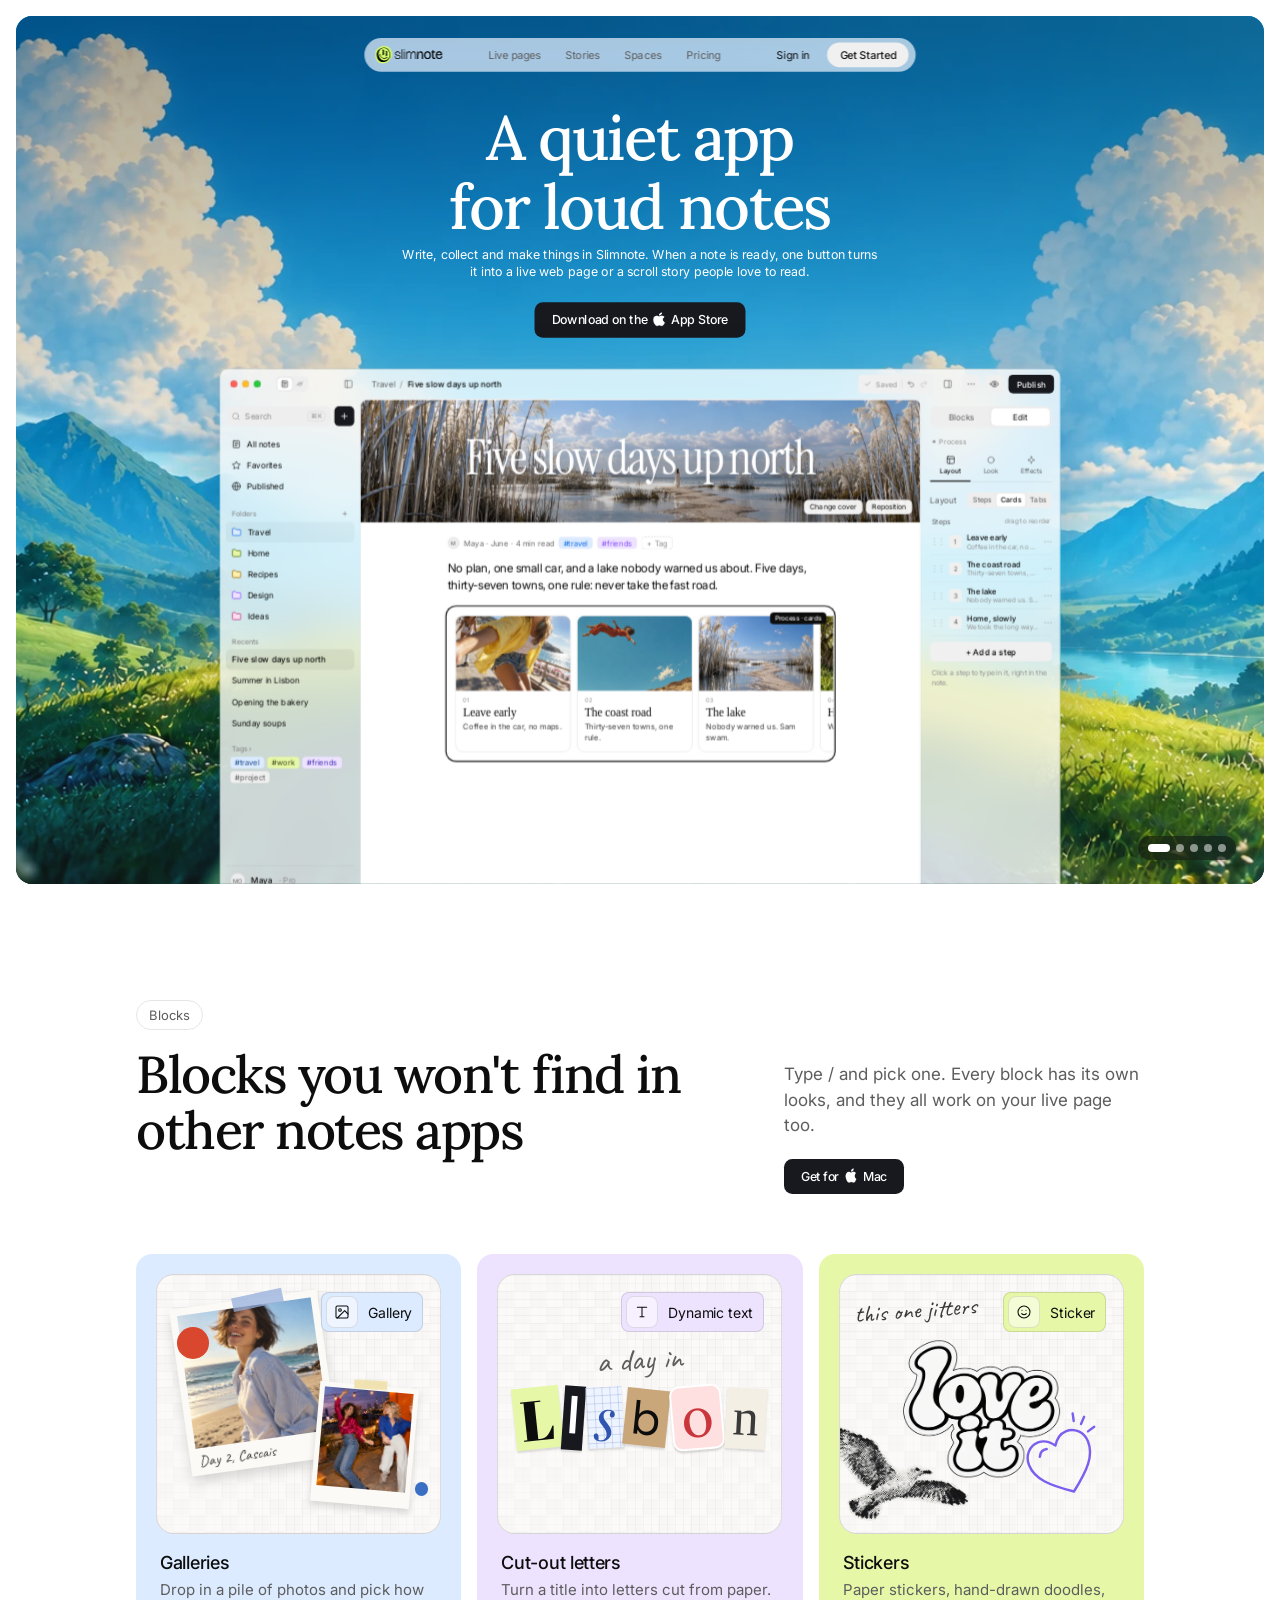
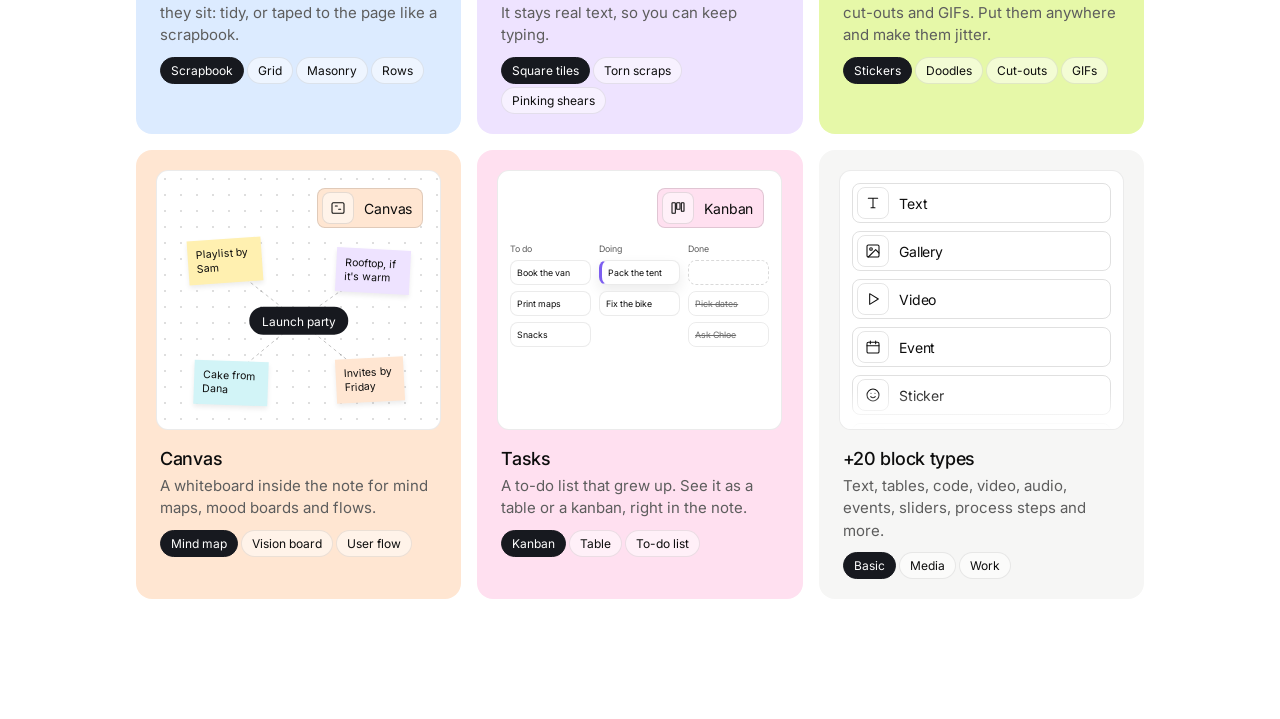
<file: versions/v9/index.html>
<!doctype html>
<html lang="en">
<head>
<meta charset="utf-8">
<meta name="viewport" content="width=device-width, initial-scale=1, viewport-fit=cover">
<title>Slimnote — a quiet app for loud notes</title>
<meta name="description" content="Write, collect and make things in Slimnote. When a note is ready, one button turns it into a live web page.">
<link rel="icon" type="image/svg+xml" href="../../assets/img/slimnote-mark.svg">
<link rel="preconnect" href="https://fonts.googleapis.com">
<link rel="preconnect" href="https://fonts.gstatic.com" crossorigin>
<link rel="stylesheet" href="https://fonts.googleapis.com/css2?family=Lora:wght@400;500&amp;family=Google+Sans+Flex:wght@400;500&amp;family=Instrument+Serif:ital@0;1&amp;family=Caveat:wght@400;500&amp;family=Abril+Fatface&amp;family=Bebas+Neue&amp;family=Space+Mono&amp;family=Playfair+Display:ital@1&amp;family=Inter:wght@500&amp;display=swap">
<link rel="stylesheet" href="css/site.css">
</head>
<body>



<main>
  <section class="hero hero--pill hero--fit bg-zoom" data-hero aria-label="Slimnote">
    <div class="hero-card">
      <img class="hero-video" src="../../assets/img/hero-landscape.webp" alt="" aria-hidden="true" width="1672" height="941">
      <div class="hero-shade" aria-hidden="true"></div>
      <div class="hero-focus" aria-hidden="true"></div>
      <header class="nav-pill">
        <nav class="nav-pill-inner" aria-label="Main">
          <a class="nav-logo" href="/" aria-label="Slimnote home"><img src="../../assets/img/slimnote-logo.svg" alt="Slimnote" width="84" height="21"></a>
          <div class="nav-links">
            <a href="#pages">Live pages</a>
            <a href="#stories">Stories</a>
            <a href="#spaces">Spaces</a>
            <a href="#pricing">Pricing</a>
          </div>
          <div class="nav-right">
            <a class="nav-signin" href="https://web.slimnote.app">Sign in</a>
            <a class="btn-quiet btn-round press" href="#get-started">Get Started</a>
          </div>
        </nav>
      </header>

      <div class="hero-content">
        <div class="hero-copy">
          <div class="hero-text">
            <h1 class="hero-title">A quiet app<br>for loud notes</h1>
            <p class="hero-sub">Write, collect and make things in Slimnote. When a note is ready, one button turns it into a live web page or a scroll story people love to read.</p>
          </div>
          <a class="btn-store press" href="#get-started">Download on the <img src="../../assets/img/apple-logo.png" alt="Apple" width="17" height="17"> App Store</a>
        </div>


        <div class="app-frame">
        <div class="app-window" role="img" aria-label="The Slimnote Mac app, showing notes being made">
          <div class="app-scale">
<div class="screen" data-note="cover" aria-hidden="true">
<!-- Five slow days up north — photo cover and process -->
<div style="width: 1440px; height: 900px; position: relative; overflow: hidden; background: #f9f9f9; color: #0d0d0d; font-family: -apple-system, BlinkMacSystemFont, 'SF Pro Text', 'Inter', 'Segoe UI', system-ui, sans-serif; -webkit-font-smoothing: antialiased; display: flex; flex-direction: column; font-size: 14px;">
  <!-- Top bar -->
  <div style="height: 52px; flex: 0 0 52px; display: flex; align-items: center;">
    <div style="width: 240px; flex: 0 0 240px; display: flex; align-items: center; gap: 10px; padding: 0 12px 0 18px; box-sizing: border-box;">
      <span style="display: flex; gap: 8px; width: 68px; flex: 0 0 68px;" aria-hidden="true"><span style="width: 12px; height: 12px; border-radius: 50%; background: #ff5f57; box-shadow: inset 0 0 0 0.5px rgba(0,0,0,0.2);"></span><span style="width: 12px; height: 12px; border-radius: 50%; background: #febc2e; box-shadow: inset 0 0 0 0.5px rgba(0,0,0,0.2);"></span><span style="width: 12px; height: 12px; border-radius: 50%; background: #28c840; box-shadow: inset 0 0 0 0.5px rgba(0,0,0,0.2);"></span></span>
      <div style="display: flex; padding: 2px; border-radius: 8px; background: #eeeeef; margin-left: 0; margin-right: auto;">
        <span style="width: 26px; height: 22px; border-radius: 6px; background: #ffffff; box-shadow: 0 0 0 1px rgba(0,0,0,0.08); display: flex; align-items: center; justify-content: center;"><svg aria-hidden="true" width="14" height="14" viewBox="0 0 24 24" fill="none" stroke="#0d0d0d" stroke-width="1.6" stroke-linecap="round" stroke-linejoin="round"><rect width="16" height="18" x="4" y="3" rx="2"></rect><path d="M8 8h8"></path><path d="M8 12h8"></path><path d="M8 16h5"></path></svg></span>
        <span style="width: 26px; height: 22px; display: flex; align-items: center; justify-content: center;"><svg aria-hidden="true" width="14" height="14" viewBox="0 0 24 24" fill="none" stroke="#8f8f8f" stroke-width="1.6" stroke-linecap="round" stroke-linejoin="round"><circle cx="12" cy="12" r="5"></circle><path d="M3 15c3-1 15-6 18-9"></path></svg></span>
      </div>
      <svg aria-hidden="true" width="16" height="16" viewBox="0 0 24 24" fill="none" stroke="#5d5d5d" stroke-width="1.6" stroke-linecap="round" stroke-linejoin="round"><rect width="18" height="18" x="3" y="3" rx="2"></rect><path d="M9 3v18"></path></svg>
    </div>
    <div style="flex: 1 1 auto; display: flex; align-items: center; gap: 8px; padding-left: 20px;">
      <span style="color: #5d5d5d;">Travel</span><span style="color: #8f8f8f;">/</span><span style="font-weight: 500;">Five slow days up north</span>
    </div>
    <div style="display: flex; align-items: center; gap: 8px; padding-right: 12px;">
      <span style="display: inline-flex; align-items: center; gap: 8px; height: 32px; padding: 0 10px; border-radius: 8px; background: #f0f0f0; font-size: 12px; color: #8f8f8f;"><svg aria-hidden="true" width="12" height="12" viewBox="0 0 24 24" fill="none" stroke="currentColor" stroke-width="2.2" stroke-linecap="round" stroke-linejoin="round"><path d="M20 6 9 17l-5-5"></path></svg>Saved<span style="width: 1px; height: 14px; background: rgba(0,0,0,0.1);"></span><svg aria-hidden="true" width="14" height="14" viewBox="0 0 24 24" fill="none" stroke="#5d5d5d" stroke-width="1.7" stroke-linecap="round" stroke-linejoin="round"><path d="M9 14 4 9l5-5"></path><path d="M4 9h10.5a5.5 5.5 0 0 1 0 11H11"></path></svg><svg aria-hidden="true" width="14" height="14" viewBox="0 0 24 24" fill="none" stroke="#bdbdbd" stroke-width="1.7" stroke-linecap="round" stroke-linejoin="round"><path d="m15 14 5-5-5-5"></path><path d="M20 9H9.5a5.5 5.5 0 0 0 0 11H13"></path></svg></span>
      <span style="width: 32px; height: 35px; display: flex; align-items: center; justify-content: center;"><svg aria-hidden="true" width="16" height="16" viewBox="0 0 24 24" fill="none" stroke="#5d5d5d" stroke-width="1.6" stroke-linecap="round" stroke-linejoin="round"><rect width="18" height="18" x="3" y="3" rx="2"></rect><path d="M15 3v18"></path></svg></span>
      <span style="width: 32px; height: 32px; border-radius: 8px; background: #f0f0f0; display: flex; align-items: center; justify-content: center;"><svg aria-hidden="true" width="16" height="16" viewBox="0 0 24 24" fill="#3a3a3a"><circle cx="5" cy="12" r="1.6"></circle><circle cx="12" cy="12" r="1.6"></circle><circle cx="19" cy="12" r="1.6"></circle></svg></span>
      <span style="width: 32px; height: 32px; border-radius: 8px; background: #f0f0f0; display: flex; align-items: center; justify-content: center;"><svg aria-hidden="true" width="16" height="16" viewBox="0 0 24 24" fill="none" stroke="#0d0d0d" stroke-width="1.6" stroke-linecap="round" stroke-linejoin="round"><path d="M2 12s3.5-7 10-7 10 7 10 7-3.5 7-10 7S2 12 2 12Z"></path><circle cx="12" cy="12" r="3"></circle></svg></span>
      <span data-pub style="height: 32px; padding: 0 14px; border-radius: 8px; background: #17191f; color: #ffffff; font-weight: 500; display: flex; align-items: center; gap: 6px; transition: background-color 200ms ease, color 200ms ease, transform 160ms cubic-bezier(0.23,1,0.32,1);">Publish</span>
    </div>
  </div>
  <div style="flex: 1 1 auto; display: flex; min-height: 0;">
    <!-- Sidebar -->
    <div style="width: 240px; flex: 0 0 240px; padding: 12px 10px; box-sizing: border-box; display: flex; flex-direction: column; gap: 1px;">
      <div style="display: flex; gap: 6px; margin-bottom: 12px;">
        <div style="flex: 1; height: 34px; border-radius: 8px; background: #eeeeef; display: flex; align-items: center; gap: 8px; padding: 0 10px; color: #8f8f8f;"><svg aria-hidden="true" width="15" height="15" viewBox="0 0 24 24" fill="none" stroke="currentColor" stroke-width="1.6" stroke-linecap="round"><circle cx="11" cy="11" r="8"></circle><path d="m21 21-4.3-4.3"></path></svg>Search<span style="margin-left: auto; font-size: 11px; padding: 1px 5px; border-radius: 5px; border: 1px solid rgba(0,0,0,0.1);">⌘K</span></div>
        <span style="width: 34px; height: 34px; border-radius: 8px; background: #17191f; display: flex; align-items: center; justify-content: center;"><svg aria-hidden="true" width="16" height="16" viewBox="0 0 24 24" fill="none" stroke="#ffffff" stroke-width="2" stroke-linecap="round"><path d="M12 5v14"></path><path d="M5 12h14"></path></svg></span>
      </div>
      <div style="height: 35px; display: flex; align-items: center; gap: 10px; padding: 0 10px;"><svg aria-hidden="true" width="16" height="16" viewBox="0 0 24 24" fill="none" stroke="#0d0d0d" stroke-width="1.6" stroke-linecap="round" stroke-linejoin="round"><rect width="16" height="18" x="4" y="3" rx="2"></rect><path d="M8 8h8"></path><path d="M8 12h8"></path><path d="M8 16h5"></path></svg>All notes</div>
      <div style="height: 35px; display: flex; align-items: center; gap: 10px; padding: 0 10px;"><svg aria-hidden="true" width="16" height="16" viewBox="0 0 24 24" fill="none" stroke="#0d0d0d" stroke-width="1.6" stroke-linejoin="round"><polygon points="12 2 15.09 8.26 22 9.27 17 14.14 18.18 21.02 12 17.77 5.82 21.02 7 14.14 2 9.27 8.91 8.26 12 2"></polygon></svg>Favorites</div>
      <div style="height: 35px; display: flex; align-items: center; gap: 10px; padding: 0 10px;"><svg aria-hidden="true" width="16" height="16" viewBox="0 0 24 24" fill="none" stroke="#0d0d0d" stroke-width="1.6" stroke-linecap="round"><circle cx="12" cy="12" r="10"></circle><path d="M12 2a14.5 14.5 0 0 0 0 20 14.5 14.5 0 0 0 0-20"></path><path d="M2 12h20"></path></svg>Published</div>
      <div style="display: flex; align-items: center; justify-content: space-between; padding: 18px 10px 4px; font-size: 12px; font-weight: 500; color: #8f8f8f;">Folders<span style="font-size: 16px; font-weight: 400;">+</span></div>
      <div style="height: 35px; display: flex; align-items: center; gap: 10px; padding: 0 10px; border-radius: 8px; background: rgba(0,0,0,0.04);"><svg aria-hidden="true" width="17" height="17" viewBox="0 0 24 24" fill="#dcebff" stroke="#1a73e8" stroke-width="1.8" stroke-linejoin="round"><path d="M20 20a2 2 0 0 0 2-2V8a2 2 0 0 0-2-2h-7.9a2 2 0 0 1-1.69-.9L9.6 3.9A2 2 0 0 0 7.93 3H4a2 2 0 0 0-2 2v13a2 2 0 0 0 2 2Z"></path></svg>Travel</div>
      <div style="height: 35px; display: flex; align-items: center; gap: 10px; padding: 0 10px;"><svg aria-hidden="true" width="17" height="17" viewBox="0 0 24 24" fill="#e6f8a8" stroke="#4f6b0a" stroke-width="1.8" stroke-linejoin="round"><path d="M20 20a2 2 0 0 0 2-2V8a2 2 0 0 0-2-2h-7.9a2 2 0 0 1-1.69-.9L9.6 3.9A2 2 0 0 0 7.93 3H4a2 2 0 0 0-2 2v13a2 2 0 0 0 2 2Z"></path></svg>Home</div>
      <div style="height: 35px; display: flex; align-items: center; gap: 10px; padding: 0 10px;"><svg aria-hidden="true" width="17" height="17" viewBox="0 0 24 24" fill="#fff0b0" stroke="#9a6700" stroke-width="1.8" stroke-linejoin="round"><path d="M20 20a2 2 0 0 0 2-2V8a2 2 0 0 0-2-2h-7.9a2 2 0 0 1-1.69-.9L9.6 3.9A2 2 0 0 0 7.93 3H4a2 2 0 0 0-2 2v13a2 2 0 0 0 2 2Z"></path></svg>Recipes</div>
      <div style="height: 35px; display: flex; align-items: center; gap: 10px; padding: 0 10px;"><svg aria-hidden="true" width="17" height="17" viewBox="0 0 24 24" fill="#eee3ff" stroke="#8a4dff" stroke-width="1.8" stroke-linejoin="round"><path d="M20 20a2 2 0 0 0 2-2V8a2 2 0 0 0-2-2h-7.9a2 2 0 0 1-1.69-.9L9.6 3.9A2 2 0 0 0 7.93 3H4a2 2 0 0 0-2 2v13a2 2 0 0 0 2 2Z"></path></svg>Design</div>
      <div style="height: 35px; display: flex; align-items: center; gap: 10px; padding: 0 10px;"><svg aria-hidden="true" width="17" height="17" viewBox="0 0 24 24" fill="#ffe0f0" stroke="#c02a7f" stroke-width="1.8" stroke-linejoin="round"><path d="M20 20a2 2 0 0 0 2-2V8a2 2 0 0 0-2-2h-7.9a2 2 0 0 1-1.69-.9L9.6 3.9A2 2 0 0 0 7.93 3H4a2 2 0 0 0-2 2v13a2 2 0 0 0 2 2Z"></path></svg>Ideas</div>
      <div style="padding: 18px 10px 4px; font-size: 12px; font-weight: 500; color: #8f8f8f;">Recents</div>
      <div style="height: 35px; display: flex; align-items: center; padding: 0 10px; border-radius: 8px; background: rgba(0,0,0,0.06); font-weight: 500;">Five slow days up north</div>
      <div style="height: 35px; display: flex; align-items: center; padding: 0 10px;">Summer in Lisbon</div>
      <div style="height: 35px; display: flex; align-items: center; padding: 0 10px;">Opening the bakery</div>
      <div style="height: 35px; display: flex; align-items: center; padding: 0 10px;">Sunday soups</div>
      <div style="padding: 18px 10px 6px; font-size: 12px; font-weight: 500; color: #8f8f8f;">Tags ›</div>
      <div style="display: flex; flex-wrap: wrap; gap: 5px; padding: 0 8px; font-size: 13px;">
        <span style="padding: 2px 8px; border-radius: 6px; background: #dcebff; color: #1f4f8f;">#travel</span>
        <span style="padding: 2px 8px; border-radius: 6px; background: #e6f8a8; color: #3d4d12;">#work</span>
        <span style="padding: 2px 8px; border-radius: 6px; background: #eee3ff; color: #4b2fb8;">#friends</span>
        <span style="padding: 2px 8px; border-radius: 6px; background: #f0f0f0; color: #5d5d5d;">#project</span>
      </div>
      <div style="margin-top: auto; border-top: 1px solid rgba(0,0,0,0.08); padding: 12px 8px 0; display: flex; align-items: center; gap: 10px;">
        <span style="width: 25px; height: 25px; border-radius: 50%; background: #eeeeef; border: 1px solid #dcdcdc; display: flex; align-items: center; justify-content: center; font-size: 10px; color: #5d5d5d;">MO</span><span style="font-weight: 500;">Maya</span><span style="color: #8f8f8f;">· Pro</span>
      </div>
    </div>
    <!-- Note card -->
    <div data-card style="flex: 1 1 auto; min-width: 0; margin: 0 16px 8px 0; background: #ffffff; border: 1px solid rgba(0,0,0,0.08); border-radius: 12px; overflow: hidden; position: relative;">
      <!-- Photo cover with the title on it (selected) -->
      <div style="position: relative; height: 210px; overflow: hidden;">
        <img src="../../assets/img/reed-shore.webp" alt="Reeds on a quiet lake shore" style="width: 100%; height: 100%; object-fit: cover; object-position: center 55%; display: block;">
        <div aria-hidden="true" style="position: absolute; inset: 0; background: linear-gradient(180deg, rgba(0,0,0,0) 30%, rgba(0,0,0,0.28));"></div>
        <h1 style="position: absolute; left: 0; right: 0; top: 58px; margin: 0; text-align: center; font-family: 'Instrument Serif', ui-serif, Georgia, serif; font-weight: 400; font-size: 84px; line-height: 1; letter-spacing: -2.8px; color: #ffffff; text-shadow: 0 2px 24px rgba(0,0,0,0.25);">Five slow days up north</h1>
        <div style="position: absolute; right: 14px; bottom: 14px; display: flex; gap: 6px; font-size: 12px;">
          <span style="padding: 5px 10px; border-radius: 8px; background: rgba(255,255,255,0.92); color: #0d0d0d;">Change cover</span>
          <span style="padding: 5px 10px; border-radius: 8px; background: rgba(255,255,255,0.92); color: #0d0d0d;">Reposition</span>
        </div>
      </div>
      <div style="width: 660px; margin: 0 auto; padding-top: 24px;">
        <div style="display: flex; align-items: center; gap: 8px; font-size: 13px; color: #6b6b6b;">
          <span style="width: 20px; height: 20px; border-radius: 50%; background: #eeeeef; border: 1px solid #dcdcdc; display: flex; align-items: center; justify-content: center; font-size: 9px; color: #5d5d5d;">M</span>Maya · June · 4 min read
          <span style="padding: 2px 8px; border-radius: 6px; background: #dcebff; color: #1a73e8;">#travel</span>
          <span style="padding: 2px 8px; border-radius: 6px; background: #eee3ff; color: #8a4dff;">#friends</span>
          <span style="padding: 2px 8px; border-radius: 6px; border: 1px dashed rgba(0,0,0,0.18); color: #8f8f8f;">+ Tag</span>
        </div>
        <p style="margin: 18px 0 0; font-size: 20px; line-height: 1.45; letter-spacing: -0.45px;">No plan, one small car, and a lake nobody warned us about. Five days, thirty-seven towns, one rule: never take the fast road.</p>
        <!-- Process block, classic cards (selected) -->
        <div style="position: relative; margin-top: 24px; padding: 14px 0 14px 14px; border-radius: 14px; background: #ffffff; box-shadow: 0 0 0 2px #ffffff, 0 0 0 4px #0d0d0d; overflow: hidden;">
          <span style="position: absolute; right: 12px; top: 8px; z-index: 2; padding: 3px 8px; border-radius: 6px; background: #0d0d0d; color: #ffffff; font-size: 11px; font-weight: 500;">Process · cards</span>
          <div data-seq="240" style="display: flex; gap: 12px;">
            <div style="flex: 0 0 196px; border-radius: 12px; overflow: hidden; background: #ffffff; box-shadow: 0 0 0 1px rgba(0,0,0,0.1);">
              <img src="../../assets/img/boardwalk.webp" alt="Friends on a seaside boardwalk" style="width: 100%; height: 128px; object-fit: cover; display: block;">
              <div style="padding: 10px 12px 14px;">
                <div style="font-size: 10px; letter-spacing: 1px; color: #8f8f8f;">01</div>
                <div style="margin-top: 4px; font-family: ui-serif, 'New York', 'Iowan Old Style', Georgia, serif; font-size: 20px; line-height: 1.1; letter-spacing: -0.2px;">Leave early</div>
                <div style="margin-top: 4px; font-size: 13px; line-height: 1.45; color: #3d3d42;">Coffee in the car, no maps.</div>
              </div>
            </div>
            <div style="flex: 0 0 196px; border-radius: 12px; overflow: hidden; background: #ffffff; box-shadow: 0 0 0 1px rgba(0,0,0,0.1);">
              <img src="../../assets/img/hill-traveler.webp" alt="Someone leaping over a green hill" style="width: 100%; height: 128px; object-fit: cover; display: block;">
              <div style="padding: 10px 12px 14px;">
                <div style="font-size: 10px; letter-spacing: 1px; color: #8f8f8f;">02</div>
                <div style="margin-top: 4px; font-family: ui-serif, 'New York', 'Iowan Old Style', Georgia, serif; font-size: 20px; line-height: 1.1; letter-spacing: -0.2px;">The coast road</div>
                <div style="margin-top: 4px; font-size: 13px; line-height: 1.45; color: #3d3d42;">Thirty-seven towns, one rule.</div>
              </div>
            </div>
            <div style="flex: 0 0 196px; border-radius: 12px; overflow: hidden; background: #ffffff; box-shadow: 0 0 0 1px rgba(0,0,0,0.1);">
              <img src="../../assets/img/reed-shore.webp" alt="Reeds on a quiet lake shore" style="width: 100%; height: 128px; object-fit: cover; display: block;">
              <div style="padding: 10px 12px 14px;">
                <div style="font-size: 10px; letter-spacing: 1px; color: #8f8f8f;">03</div>
                <div style="margin-top: 4px; font-family: ui-serif, 'New York', 'Iowan Old Style', Georgia, serif; font-size: 20px; line-height: 1.1; letter-spacing: -0.2px;">The lake</div>
                <div style="margin-top: 4px; font-size: 13px; line-height: 1.45; color: #3d3d42;">Nobody warned us. Sam swam.</div>
              </div>
            </div>
            <div style="flex: 0 0 196px; border-radius: 12px; overflow: hidden; background: #ffffff; box-shadow: 0 0 0 1px rgba(0,0,0,0.1);">
              <img src="../../assets/img/oak-valley.webp" alt="An oak in a green valley" style="width: 100%; height: 128px; object-fit: cover; display: block;">
              <div style="padding: 10px 12px 14px;">
                <div style="font-size: 10px; letter-spacing: 1px; color: #8f8f8f;">04</div>
                <div style="margin-top: 4px; font-family: ui-serif, 'New York', 'Iowan Old Style', Georgia, serif; font-size: 20px; line-height: 1.1; letter-spacing: -0.2px;">Home, slowly</div>
                <div style="margin-top: 4px; font-size: 13px; line-height: 1.45; color: #3d3d42;">We took the long way back.</div>
              </div>
            </div>
          </div>
        </div>
      </div>
    </div>
    <!-- Right panel: process -->
    <div data-panel style="width: 224px; flex: 0 0 224px; padding: 12px 16px 12px 0; box-sizing: border-box; display: flex; flex-direction: column;">
      <div style="display: flex; padding: 3px; border-radius: 10px; background: #eeeeef;">
        <span style="flex: 1; text-align: center; padding: 7px 0; color: #5d5d5d;">Blocks</span>
        <span style="flex: 1; text-align: center; padding: 7px 0; border-radius: 8px; background: #ffffff; box-shadow: 0 0 0 1px rgba(0,0,0,0.06);">Edit</span>
      </div>
      <div style="display: flex; align-items: center; gap: 6px; padding: 16px 4px 8px; font-size: 12px; color: #8f8f8f;"><span style="width: 5px; height: 5px; border-radius: 50%; background: #8f8f8f;"></span>Process</div>
      <div style="display: flex; border-bottom: 1px solid rgba(0,0,0,0.08); margin-bottom: 12px; font-size: 12px;">
        <span style="flex: 1; display: flex; flex-direction: column; align-items: center; gap: 4px; padding: 8px 0 9px; font-size: 11px; color: #0d0d0d; border-bottom: 2px solid #0d0d0d; font-weight: 500;"><svg aria-hidden="true" width="16" height="16" viewBox="0 0 24 24" fill="none" stroke="#0d0d0d" stroke-width="1.6" stroke-linecap="round" stroke-linejoin="round"><rect width="18" height="18" x="3" y="3" rx="2"></rect><path d="M3 9h18"></path><path d="M9 21V9"></path></svg>Layout</span>
        <span style="flex: 1; display: flex; flex-direction: column; align-items: center; gap: 4px; padding: 8px 0 9px; font-size: 11px; color: #5d5d5d;"><svg aria-hidden="true" width="16" height="16" viewBox="0 0 24 24" fill="none" stroke="#5d5d5d" stroke-width="1.6" stroke-linecap="round" stroke-linejoin="round"><circle cx="12" cy="12" r="8"></circle></svg>Look</span>
        <span style="flex: 1; display: flex; flex-direction: column; align-items: center; gap: 4px; padding: 8px 0 9px; font-size: 11px; color: #5d5d5d;"><svg aria-hidden="true" width="16" height="16" viewBox="0 0 24 24" fill="none" stroke="#5d5d5d" stroke-width="1.6" stroke-linecap="round" stroke-linejoin="round"><path d="m12 3-1.9 5.8a2 2 0 0 1-1.3 1.3L3 12l5.8 1.9a2 2 0 0 1 1.3 1.3L12 21l1.9-5.8a2 2 0 0 1 1.3-1.3L21 12l-5.8-1.9a2 2 0 0 1-1.3-1.3Z"></path></svg>Effects</span>
      </div>
      <div style="height: 36px; display: flex; align-items: center; justify-content: space-between;"><span style="color: #5d5d5d;">Layout</span>
        <span style="display: flex; padding: 2px; border-radius: 8px; background: #eeeeef; font-size: 12px;"><span style="padding: 4px 8px; color: #5d5d5d;">Steps</span><span style="padding: 4px 8px; border-radius: 6px; background: #ffffff; box-shadow: 0 0 0 1px rgba(0,0,0,0.06); font-weight: 500;">Cards</span><span style="padding: 4px 8px; color: #5d5d5d;">Tabs</span></span>
      </div>
      <div style="display: flex; justify-content: space-between; padding: 12px 2px 4px; font-size: 12px;"><span style="color: #5d5d5d;">Steps</span><span style="color: #8f8f8f; font-size: 11px;">drag to reorder</span></div>
      <div style="height: 46px; display: flex; align-items: center; gap: 8px; border-bottom: 1px solid rgba(0,0,0,0.05);"><span style="color: #bdbdbd; letter-spacing: -2px;">⋮⋮</span><span style="width: 22px; height: 22px; border-radius: 6px; background: #f0f0f0; font-size: 11px; display: flex; align-items: center; justify-content: center; color: #5d5d5d;">1</span><div style="flex: 1; min-width: 0;"><div style="font-weight: 500; font-size: 13px;">Leave early</div><div style="font-size: 11px; color: #8f8f8f; white-space: nowrap; overflow: hidden; text-overflow: ellipsis;">Coffee in the car, no maps.</div></div><span style="color: #8f8f8f;">⋯</span></div>
      <div style="height: 46px; display: flex; align-items: center; gap: 8px; border-bottom: 1px solid rgba(0,0,0,0.05);"><span style="color: #bdbdbd; letter-spacing: -2px;">⋮⋮</span><span style="width: 22px; height: 22px; border-radius: 6px; background: #f0f0f0; font-size: 11px; display: flex; align-items: center; justify-content: center; color: #5d5d5d;">2</span><div style="flex: 1; min-width: 0;"><div style="font-weight: 500; font-size: 13px;">The coast road</div><div style="font-size: 11px; color: #8f8f8f; white-space: nowrap; overflow: hidden; text-overflow: ellipsis;">Thirty-seven towns, one rule.</div></div><span style="color: #8f8f8f;">⋯</span></div>
      <div style="height: 46px; display: flex; align-items: center; gap: 8px; border-bottom: 1px solid rgba(0,0,0,0.05);"><span style="color: #bdbdbd; letter-spacing: -2px;">⋮⋮</span><span style="width: 22px; height: 22px; border-radius: 6px; background: #f0f0f0; font-size: 11px; display: flex; align-items: center; justify-content: center; color: #5d5d5d;">3</span><div style="flex: 1; min-width: 0;"><div style="font-weight: 500; font-size: 13px;">The lake</div><div style="font-size: 11px; color: #8f8f8f; white-space: nowrap; overflow: hidden; text-overflow: ellipsis;">Nobody warned us. Sam swam.</div></div><span style="color: #8f8f8f;">⋯</span></div>
      <div style="height: 46px; display: flex; align-items: center; gap: 8px; border-bottom: 1px solid rgba(0,0,0,0.05);"><span style="color: #bdbdbd; letter-spacing: -2px;">⋮⋮</span><span style="width: 22px; height: 22px; border-radius: 6px; background: #f0f0f0; font-size: 11px; display: flex; align-items: center; justify-content: center; color: #5d5d5d;">4</span><div style="flex: 1; min-width: 0;"><div style="font-weight: 500; font-size: 13px;">Home, slowly</div><div style="font-size: 11px; color: #8f8f8f; white-space: nowrap; overflow: hidden; text-overflow: ellipsis;">We took the long way back.</div></div><span style="color: #8f8f8f;">⋯</span></div>
      <div style="margin-top: 10px; display: flex; align-items: center; justify-content: center; height: 34px; border-radius: 8px; background: #f0f0f0; font-weight: 500;">+ Add a step</div>
      <p style="margin: 10px 2px 0; font-size: 12px; line-height: 1.45; color: #8f8f8f;">Click a step to type in it, right in the note.</p>
    </div>
  </div>
</div>
</div>
<div class="screen" data-note="scrapbook" aria-hidden="true">
<!-- Dana turns 30 — scrapbook gallery -->
<div style="width: 1440px; height: 900px; position: relative; overflow: hidden; background: #f9f9f9; color: #0d0d0d; font-family: -apple-system, BlinkMacSystemFont, 'SF Pro Text', 'Inter', 'Segoe UI', system-ui, sans-serif; -webkit-font-smoothing: antialiased; display: flex; flex-direction: column; font-size: 14px;">
  <!-- Top bar -->
  <div style="height: 52px; flex: 0 0 52px; display: flex; align-items: center;">
    <div style="width: 240px; flex: 0 0 240px; display: flex; align-items: center; gap: 10px; padding: 0 12px 0 18px; box-sizing: border-box;">
      <span style="display: flex; gap: 8px; width: 68px; flex: 0 0 68px;" aria-hidden="true"><span style="width: 12px; height: 12px; border-radius: 50%; background: #ff5f57; box-shadow: inset 0 0 0 0.5px rgba(0,0,0,0.2);"></span><span style="width: 12px; height: 12px; border-radius: 50%; background: #febc2e; box-shadow: inset 0 0 0 0.5px rgba(0,0,0,0.2);"></span><span style="width: 12px; height: 12px; border-radius: 50%; background: #28c840; box-shadow: inset 0 0 0 0.5px rgba(0,0,0,0.2);"></span></span>
      <div style="display: flex; padding: 2px; border-radius: 8px; background: #eeeeef; margin-left: 0; margin-right: auto;">
        <span style="width: 26px; height: 22px; border-radius: 6px; background: #ffffff; box-shadow: 0 0 0 1px rgba(0,0,0,0.08); display: flex; align-items: center; justify-content: center;"><svg aria-hidden="true" width="14" height="14" viewBox="0 0 24 24" fill="none" stroke="#0d0d0d" stroke-width="1.6" stroke-linecap="round" stroke-linejoin="round"><rect width="16" height="18" x="4" y="3" rx="2"></rect><path d="M8 8h8"></path><path d="M8 12h8"></path><path d="M8 16h5"></path></svg></span>
        <span style="width: 26px; height: 22px; display: flex; align-items: center; justify-content: center;"><svg aria-hidden="true" width="14" height="14" viewBox="0 0 24 24" fill="none" stroke="#8f8f8f" stroke-width="1.6" stroke-linecap="round" stroke-linejoin="round"><circle cx="12" cy="12" r="5"></circle><path d="M3 15c3-1 15-6 18-9"></path></svg></span>
      </div>
      <svg aria-hidden="true" width="16" height="16" viewBox="0 0 24 24" fill="none" stroke="#5d5d5d" stroke-width="1.6" stroke-linecap="round" stroke-linejoin="round"><rect width="18" height="18" x="3" y="3" rx="2"></rect><path d="M9 3v18"></path></svg>
    </div>
    <div style="flex: 1 1 auto; display: flex; align-items: center; gap: 8px; padding-left: 20px;">
      <span style="color: #5d5d5d;">Home</span><span style="color: #8f8f8f;">/</span><span style="font-weight: 500;">Dana turns 30</span>
    </div>
    <div style="display: flex; align-items: center; gap: 8px; padding-right: 12px;">
      <span style="display: inline-flex; align-items: center; gap: 6px; font-size: 13px; color: #5d5d5d; margin-right: 6px;"><span style="display: flex;"><span style="width: 20px; height: 20px; border-radius: 50%; background: #eee3ff; border: 1.5px solid #ffffff; display: flex; align-items: center; justify-content: center; font-size: 9px; color: #4b2fb8;">S</span><span style="width: 20px; height: 20px; margin-left: -6px; border-radius: 50%; background: #e6f8a8; border: 1.5px solid #ffffff; display: flex; align-items: center; justify-content: center; font-size: 9px; color: #3d4d12;">C</span></span>Sam is editing</span>
      <span style="display: inline-flex; align-items: center; gap: 8px; height: 32px; padding: 0 10px; border-radius: 8px; background: #f0f0f0; font-size: 12px; color: #8f8f8f;"><svg aria-hidden="true" width="12" height="12" viewBox="0 0 24 24" fill="none" stroke="currentColor" stroke-width="2.2" stroke-linecap="round" stroke-linejoin="round"><path d="M20 6 9 17l-5-5"></path></svg>Saved<span style="width: 1px; height: 14px; background: rgba(0,0,0,0.1);"></span><svg aria-hidden="true" width="14" height="14" viewBox="0 0 24 24" fill="none" stroke="#5d5d5d" stroke-width="1.7" stroke-linecap="round" stroke-linejoin="round"><path d="M9 14 4 9l5-5"></path><path d="M4 9h10.5a5.5 5.5 0 0 1 0 11H11"></path></svg><svg aria-hidden="true" width="14" height="14" viewBox="0 0 24 24" fill="none" stroke="#bdbdbd" stroke-width="1.7" stroke-linecap="round" stroke-linejoin="round"><path d="m15 14 5-5-5-5"></path><path d="M20 9H9.5a5.5 5.5 0 0 0 0 11H13"></path></svg></span>
      <span style="width: 32px; height: 35px; display: flex; align-items: center; justify-content: center;"><svg aria-hidden="true" width="16" height="16" viewBox="0 0 24 24" fill="none" stroke="#5d5d5d" stroke-width="1.6" stroke-linecap="round" stroke-linejoin="round"><rect width="18" height="18" x="3" y="3" rx="2"></rect><path d="M15 3v18"></path></svg></span>
      <span style="width: 32px; height: 32px; border-radius: 8px; background: #f0f0f0; display: flex; align-items: center; justify-content: center;"><svg aria-hidden="true" width="16" height="16" viewBox="0 0 24 24" fill="#3a3a3a"><circle cx="5" cy="12" r="1.6"></circle><circle cx="12" cy="12" r="1.6"></circle><circle cx="19" cy="12" r="1.6"></circle></svg></span>
      <span style="width: 32px; height: 32px; border-radius: 8px; background: #f0f0f0; display: flex; align-items: center; justify-content: center;"><svg aria-hidden="true" width="16" height="16" viewBox="0 0 24 24" fill="none" stroke="#0d0d0d" stroke-width="1.6" stroke-linecap="round" stroke-linejoin="round"><path d="M2 12s3.5-7 10-7 10 7 10 7-3.5 7-10 7S2 12 2 12Z"></path><circle cx="12" cy="12" r="3"></circle></svg></span>
      <span data-pub style="height: 32px; padding: 0 14px; border-radius: 8px; background: #17191f; color: #ffffff; font-weight: 500; display: flex; align-items: center; gap: 6px; transition: background-color 200ms ease, color 200ms ease, transform 160ms cubic-bezier(0.23,1,0.32,1);">Publish</span>
    </div>
  </div>
  <div style="flex: 1 1 auto; display: flex; min-height: 0;">
    <!-- Sidebar -->
    <div style="width: 240px; flex: 0 0 240px; padding: 12px 10px; box-sizing: border-box; display: flex; flex-direction: column; gap: 1px;">
      <div style="display: flex; gap: 6px; margin-bottom: 12px;">
        <div style="flex: 1; height: 34px; border-radius: 8px; background: #eeeeef; display: flex; align-items: center; gap: 8px; padding: 0 10px; color: #8f8f8f;"><svg aria-hidden="true" width="15" height="15" viewBox="0 0 24 24" fill="none" stroke="currentColor" stroke-width="1.6" stroke-linecap="round"><circle cx="11" cy="11" r="8"></circle><path d="m21 21-4.3-4.3"></path></svg>Search<span style="margin-left: auto; font-size: 11px; padding: 1px 5px; border-radius: 5px; border: 1px solid rgba(0,0,0,0.1);">⌘K</span></div>
        <span style="width: 34px; height: 34px; border-radius: 8px; background: #17191f; display: flex; align-items: center; justify-content: center;"><svg aria-hidden="true" width="16" height="16" viewBox="0 0 24 24" fill="none" stroke="#ffffff" stroke-width="2" stroke-linecap="round"><path d="M12 5v14"></path><path d="M5 12h14"></path></svg></span>
      </div>
      <div style="height: 35px; display: flex; align-items: center; gap: 10px; padding: 0 10px;"><svg aria-hidden="true" width="16" height="16" viewBox="0 0 24 24" fill="none" stroke="#0d0d0d" stroke-width="1.6" stroke-linecap="round" stroke-linejoin="round"><rect width="16" height="18" x="4" y="3" rx="2"></rect><path d="M8 8h8"></path><path d="M8 12h8"></path><path d="M8 16h5"></path></svg>All notes</div>
      <div style="height: 35px; display: flex; align-items: center; gap: 10px; padding: 0 10px;"><svg aria-hidden="true" width="16" height="16" viewBox="0 0 24 24" fill="none" stroke="#0d0d0d" stroke-width="1.6" stroke-linejoin="round"><polygon points="12 2 15.09 8.26 22 9.27 17 14.14 18.18 21.02 12 17.77 5.82 21.02 7 14.14 2 9.27 8.91 8.26 12 2"></polygon></svg>Favorites</div>
      <div style="height: 35px; display: flex; align-items: center; gap: 10px; padding: 0 10px;"><svg aria-hidden="true" width="16" height="16" viewBox="0 0 24 24" fill="none" stroke="#0d0d0d" stroke-width="1.6" stroke-linecap="round"><circle cx="12" cy="12" r="10"></circle><path d="M12 2a14.5 14.5 0 0 0 0 20 14.5 14.5 0 0 0 0-20"></path><path d="M2 12h20"></path></svg>Published</div>
      <div style="display: flex; align-items: center; justify-content: space-between; padding: 18px 10px 4px; font-size: 12px; font-weight: 500; color: #8f8f8f;">Folders<span style="font-size: 16px; font-weight: 400;">+</span></div>
      <div style="height: 35px; display: flex; align-items: center; gap: 10px; padding: 0 10px;"><svg aria-hidden="true" width="17" height="17" viewBox="0 0 24 24" fill="#dcebff" stroke="#1a73e8" stroke-width="1.8" stroke-linejoin="round"><path d="M20 20a2 2 0 0 0 2-2V8a2 2 0 0 0-2-2h-7.9a2 2 0 0 1-1.69-.9L9.6 3.9A2 2 0 0 0 7.93 3H4a2 2 0 0 0-2 2v13a2 2 0 0 0 2 2Z"></path></svg>Travel</div>
      <div style="height: 35px; display: flex; align-items: center; gap: 10px; padding: 0 10px; border-radius: 8px; background: rgba(0,0,0,0.04);"><svg aria-hidden="true" width="17" height="17" viewBox="0 0 24 24" fill="#e6f8a8" stroke="#4f6b0a" stroke-width="1.8" stroke-linejoin="round"><path d="M20 20a2 2 0 0 0 2-2V8a2 2 0 0 0-2-2h-7.9a2 2 0 0 1-1.69-.9L9.6 3.9A2 2 0 0 0 7.93 3H4a2 2 0 0 0-2 2v13a2 2 0 0 0 2 2Z"></path></svg>Home</div>
      <div style="height: 35px; display: flex; align-items: center; gap: 10px; padding: 0 10px;"><svg aria-hidden="true" width="17" height="17" viewBox="0 0 24 24" fill="#fff0b0" stroke="#9a6700" stroke-width="1.8" stroke-linejoin="round"><path d="M20 20a2 2 0 0 0 2-2V8a2 2 0 0 0-2-2h-7.9a2 2 0 0 1-1.69-.9L9.6 3.9A2 2 0 0 0 7.93 3H4a2 2 0 0 0-2 2v13a2 2 0 0 0 2 2Z"></path></svg>Recipes</div>
      <div style="height: 35px; display: flex; align-items: center; gap: 10px; padding: 0 10px;"><svg aria-hidden="true" width="17" height="17" viewBox="0 0 24 24" fill="#eee3ff" stroke="#8a4dff" stroke-width="1.8" stroke-linejoin="round"><path d="M20 20a2 2 0 0 0 2-2V8a2 2 0 0 0-2-2h-7.9a2 2 0 0 1-1.69-.9L9.6 3.9A2 2 0 0 0 7.93 3H4a2 2 0 0 0-2 2v13a2 2 0 0 0 2 2Z"></path></svg>Design</div>
      <div style="height: 35px; display: flex; align-items: center; gap: 10px; padding: 0 10px;"><svg aria-hidden="true" width="17" height="17" viewBox="0 0 24 24" fill="#ffe0f0" stroke="#c02a7f" stroke-width="1.8" stroke-linejoin="round"><path d="M20 20a2 2 0 0 0 2-2V8a2 2 0 0 0-2-2h-7.9a2 2 0 0 1-1.69-.9L9.6 3.9A2 2 0 0 0 7.93 3H4a2 2 0 0 0-2 2v13a2 2 0 0 0 2 2Z"></path></svg>Ideas</div>
      <div style="padding: 18px 10px 4px; font-size: 12px; font-weight: 500; color: #8f8f8f;">Recents</div>
      <div style="height: 35px; display: flex; align-items: center; padding: 0 10px; border-radius: 8px; background: rgba(0,0,0,0.06); font-weight: 500;">Dana turns 30</div>
      <div style="height: 35px; display: flex; align-items: center; padding: 0 10px;">Five slow days up north</div>
      <div style="height: 35px; display: flex; align-items: center; padding: 0 10px;">Opening the bakery</div>
      <div style="height: 35px; display: flex; align-items: center; padding: 0 10px;">Sunday soups</div>
      <div style="padding: 18px 10px 6px; font-size: 12px; font-weight: 500; color: #8f8f8f;">Tags ›</div>
      <div style="display: flex; flex-wrap: wrap; gap: 5px; padding: 0 8px; font-size: 13px;">
        <span style="padding: 2px 8px; border-radius: 6px; background: #ffe0f0; color: #8f1f5c;">#birthday</span>
        <span style="padding: 2px 8px; border-radius: 6px; background: #eee3ff; color: #4b2fb8;">#friends</span>
        <span style="padding: 2px 8px; border-radius: 6px; background: #dcebff; color: #1f4f8f;">#travel</span>
        <span style="padding: 2px 8px; border-radius: 6px; background: #e6f8a8; color: #3d4d12;">#work</span>
      </div>
      <div style="margin-top: auto; border-top: 1px solid rgba(0,0,0,0.08); padding: 12px 8px 0; display: flex; align-items: center; gap: 10px;">
        <span style="width: 25px; height: 25px; border-radius: 50%; background: #eeeeef; border: 1px solid #dcdcdc; display: flex; align-items: center; justify-content: center; font-size: 10px; color: #5d5d5d;">CM</span><span style="font-weight: 500;">Chloe</span><span style="color: #8f8f8f;">· Family</span>
      </div>
    </div>
    <!-- Note card -->
    <div data-card style="flex: 1 1 auto; min-width: 0; margin: 0 16px 8px 0; background: #ffffff; border: 1px solid rgba(0,0,0,0.08); border-radius: 12px; overflow: hidden; position: relative;">
      <div style="width: 680px; margin: 0 auto; padding-top: 30px;">
        <div style="display: flex; align-items: center; gap: 8px; font-size: 13px; color: #6b6b6b;">
          <span style="width: 20px; height: 20px; border-radius: 50%; background: #eeeeef; border: 1px solid #dcdcdc; display: flex; align-items: center; justify-content: center; font-size: 9px; color: #5d5d5d;">C</span>Chloe, Sam · Jun 14 · 2 min read
          <span style="padding: 2px 8px; border-radius: 6px; background: #ffe0f0; color: #8f1f5c;">#birthday</span>
          <span style="padding: 2px 8px; border-radius: 6px; background: #eee3ff; color: #4b2fb8;">#friends</span>
        </div>
        <h1 style="margin: 22px 0 0; font-family: 'Instrument Serif', ui-serif, Georgia, serif; font-weight: 400; font-size: 92px; line-height: 0.95; letter-spacing: -2.5px;">Dana turns <span style="font-style: italic;">30</span></h1>
        <p style="margin: 18px 0 0; font-size: 20px; line-height: 1.4; letter-spacing: -0.45px;">Rooftop, string lights, a cake that almost didn’t make it up the stairs.</p>
      </div>
      <!-- Scrapbook gallery, selected -->
      <div style="position: relative; width: 760px; height: 470px; margin: 26px auto 0; border-radius: 12px; overflow: hidden; background-color: #f6f6f2; background-image: linear-gradient(rgba(70,90,160,0.16) 1px, transparent 1px), linear-gradient(90deg, rgba(70,90,160,0.16) 1px, transparent 1px); background-size: 28px 28px; box-shadow: inset 0 0 0 2px #0d0d0d;">
        <span style="position: absolute; left: 12px; top: 12px; z-index: 6; padding: 3px 8px; border-radius: 6px; background: #0d0d0d; color: #ffffff; font-size: 11px; font-weight: 500;">Gallery · scrapbook</span>
        <!-- torn note -->
        <div style="position: absolute; left: 34px; top: 54px; width: 190px; padding: 18px 16px 22px; background: #fffdf6; transform: rotate(-5deg); box-shadow: 0 6px 16px rgba(0,0,0,0.12); clip-path: polygon(0 4%, 8% 0, 18% 3%, 30% 0, 44% 2%, 58% 0, 72% 3%, 86% 0, 100% 2%, 100% 100%, 0 100%);">
          <p style="margin: 0; font-family: 'Caveat', 'Bradley Hand', cursive; font-size: 26px; line-height: 1.1; color: #2b2b2b;">Saturday, 7pm<br>rooftop!! bring<br>a sweater</p>
        </div>
        <span style="position: absolute; left: 80px; top: 40px; width: 90px; height: 22px; background: rgba(210,252,108,0.85); transform: rotate(-8deg);"></span>
        <!-- big polaroid -->
        <div style="position: absolute; left: 236px; top: 30px; width: 268px; padding: 12px 12px 46px; background: #fbfaf6; transform: rotate(2.5deg); box-shadow: 0 14px 30px rgba(0,0,0,0.2);">
          <img src="../../assets/img/rooftop.webp" alt="The rooftop at dusk" style="width: 244px; height: 250px; object-fit: cover; display: block;">
          <p style="margin: 8px 0 0; font-family: 'Caveat', 'Bradley Hand', cursive; font-size: 22px; color: #3a3a3a;">the view, 8:12pm</p>
        </div>
        <span style="position: absolute; left: 330px; top: 18px; width: 80px; height: 22px; background: rgba(185,166,245,0.8); transform: rotate(4deg);"></span>
        <!-- cake -->
        <div style="position: absolute; left: 520px; top: 46px; width: 200px; padding: 9px 9px 32px; background: #fbfaf6; transform: rotate(-4deg); box-shadow: 0 12px 26px rgba(0,0,0,0.18);">
          <img src="../../assets/img/cake.webp" alt="Birthday cake with candles" style="width: 182px; height: 170px; object-fit: cover; display: block;">
          <p style="margin: 6px 0 0; font-family: 'Caveat', 'Bradley Hand', cursive; font-size: 19px; color: #3a3a3a;">made it! (barely)</p>
        </div>
        <!-- lights small square -->
        <div style="position: absolute; left: 44px; top: 250px; width: 168px; padding: 8px; background: #ffffff; transform: rotate(4deg); box-shadow: 0 10px 22px rgba(0,0,0,0.16);">
          <img src="../../assets/img/lights.webp" alt="String lights" style="width: 152px; height: 150px; object-fit: cover; display: block;">
        </div>
        <!-- gift, torn edge -->
        <div style="position: absolute; left: 540px; top: 270px; width: 190px; transform: rotate(5deg); filter: drop-shadow(0 8px 14px rgba(0,0,0,0.18));">
          <img src="../../assets/img/gift.webp" alt="A wrapped gift" style="width: 190px; height: 160px; object-fit: cover; display: block; clip-path: polygon(0 3%, 10% 0, 22% 4%, 36% 1%, 50% 4%, 64% 0, 78% 3%, 90% 0, 100% 3%, 100% 97%, 88% 100%, 74% 96%, 60% 100%, 46% 97%, 32% 100%, 18% 96%, 6% 100%, 0 97%);">
        </div>
        <!-- ticket stub -->
        <div style="position: absolute; left: 252px; top: 362px; padding: 8px 14px; background: #fff0b0; border: 1.5px dashed #c9a43a; transform: rotate(-3deg); font-family: ui-monospace, 'SF Mono', Menlo, monospace; font-size: 11px; letter-spacing: 1.5px; color: #6b5310;">ADMIT ONE · DANA’S 30TH</div>
        <!-- stickers -->
        <img data-place src="../../assets/img/sticker-love-it.webp" alt="" style="position: absolute; left: 440px; top: 300px; width: 104px; transform: rotate(-10deg);">
        <img src="../../assets/img/sticker-daisy.webp" alt="" style="position: absolute; left: 190px; top: 220px; width: 66px; transform: rotate(14deg);">
        <img src="../../assets/img/sticker-smiley.webp" alt="" style="position: absolute; left: 686px; top: 20px; width: 64px; transform: rotate(10deg);">
      </div>
    </div>
    <!-- Right panel: gallery style -->
    <div data-panel style="width: 224px; flex: 0 0 224px; padding: 12px 16px 12px 0; box-sizing: border-box; display: flex; flex-direction: column;">
      <div style="display: flex; padding: 3px; border-radius: 10px; background: #eeeeef;">
        <span style="flex: 1; text-align: center; padding: 7px 0; color: #5d5d5d;">Blocks</span>
        <span style="flex: 1; text-align: center; padding: 7px 0; border-radius: 8px; background: #ffffff; box-shadow: 0 0 0 1px rgba(0,0,0,0.06);">Edit</span>
      </div>
      <div style="display: flex; align-items: center; gap: 6px; padding: 16px 4px 8px; font-size: 12px; color: #8f8f8f;"><span style="width: 5px; height: 5px; border-radius: 50%; background: #8f8f8f;"></span>Gallery</div>
      <div style="display: flex; border-bottom: 1px solid rgba(0,0,0,0.08); margin-bottom: 12px; font-size: 12px;">
        <span style="flex: 1; display: flex; flex-direction: column; align-items: center; gap: 4px; padding: 8px 0 9px; font-size: 11px; color: #5d5d5d;"><svg aria-hidden="true" width="16" height="16" viewBox="0 0 24 24" fill="none" stroke="#5d5d5d" stroke-width="1.6" stroke-linecap="round" stroke-linejoin="round"><rect width="18" height="18" x="3" y="3" rx="2"></rect><path d="M3 9h18"></path><path d="M9 21V9"></path></svg>Layout</span>
        <span style="flex: 1; display: flex; flex-direction: column; align-items: center; gap: 4px; padding: 8px 0 9px; font-size: 11px; color: #0d0d0d; border-bottom: 2px solid #0d0d0d; font-weight: 500;"><svg aria-hidden="true" width="16" height="16" viewBox="0 0 24 24" fill="none" stroke="#0d0d0d" stroke-width="1.6" stroke-linecap="round" stroke-linejoin="round"><circle cx="12" cy="12" r="8"></circle></svg>Look</span>
        <span style="flex: 1; display: flex; flex-direction: column; align-items: center; gap: 4px; padding: 8px 0 9px; font-size: 11px; color: #5d5d5d;"><svg aria-hidden="true" width="16" height="16" viewBox="0 0 24 24" fill="none" stroke="#5d5d5d" stroke-width="1.6" stroke-linecap="round" stroke-linejoin="round"><path d="m12 3-1.9 5.8a2 2 0 0 1-1.3 1.3L3 12l5.8 1.9a2 2 0 0 1 1.3 1.3L12 21l1.9-5.8a2 2 0 0 1 1.3-1.3L21 12l-5.8-1.9a2 2 0 0 1-1.3-1.3Z"></path></svg>Effects</span>
      </div>
      <div style="height: 40px; display: flex; align-items: center; justify-content: space-between;"><span style="color: #5d5d5d;">Style</span>
        <span style="display: flex; padding: 2px; border-radius: 8px; background: #eeeeef; font-size: 12px;"><span style="padding: 4px 8px; color: #5d5d5d;">Classic</span><span style="padding: 4px 8px; border-radius: 6px; background: #ffffff; box-shadow: 0 0 0 1px rgba(0,0,0,0.06); font-weight: 500;">✂ Scrapbook</span></span>
      </div>
      <div style="font-size: 12px; color: #5d5d5d; padding: 10px 2px 6px;">Paper</div>
      <div style="display: grid; grid-template-columns: repeat(4, minmax(0, 1fr)); gap: 6px;">
        <span style="height: 34px; border-radius: 7px; background: #ffffff; border: 1px solid rgba(0,0,0,0.1);"></span>
        <span style="height: 34px; border-radius: 7px; background-color: #e6d6ba; background-image: radial-gradient(rgba(90,60,20,0.2) 1px, transparent 1.2px); background-size: 5px 5px; border: 1px solid rgba(0,0,0,0.1);"></span>
        <span style="height: 34px; border-radius: 7px; background-color: #f6f6f2; background-image: linear-gradient(rgba(70,90,160,0.2) 1px, transparent 1px), linear-gradient(90deg, rgba(70,90,160,0.2) 1px, transparent 1px); background-size: 8px 8px; box-shadow: 0 0 0 2px #ffffff, 0 0 0 3px #0d0d0d;"></span>
        <span style="height: 34px; border-radius: 7px; background: #fbd9e3; border: 1px solid rgba(0,0,0,0.1);"></span>
      </div>
      <div style="font-size: 12px; color: #5d5d5d; padding: 14px 2px 6px;">Frames</div>
      <div style="display: flex; flex-wrap: wrap; gap: 5px; font-size: 12px;">
        <span style="padding: 3px 9px; border-radius: 999px; background: #0d0d0d; color: #ffffff;">Polaroid</span>
        <span style="padding: 3px 9px; border-radius: 999px; background: #f0f0f0;">Torn</span>
        <span style="padding: 3px 9px; border-radius: 999px; background: #f0f0f0;">Plain</span>
        <span style="padding: 3px 9px; border-radius: 999px; background: #f0f0f0;">Mixed</span>
      </div>
      <div style="height: 40px; margin-top: 12px; display: flex; align-items: center; justify-content: space-between; border-top: 1px solid rgba(0,0,0,0.06);"><span style="color: #5d5d5d;">Tape</span><span style="width: 32px; height: 18px; border-radius: 999px; background: #0d0d0d; position: relative;"><span style="position: absolute; right: 2px; top: 2px; width: 14px; height: 14px; border-radius: 50%; background: #ffffff;"></span></span></div>
      <div style="height: 40px; display: flex; align-items: center; justify-content: space-between; border-top: 1px solid rgba(0,0,0,0.06);"><span style="color: #5d5d5d;">Handwritten captions</span><span style="width: 32px; height: 18px; border-radius: 999px; background: #0d0d0d; position: relative;"><span style="position: absolute; right: 2px; top: 2px; width: 14px; height: 14px; border-radius: 50%; background: #ffffff;"></span></span></div>
      <div style="height: 40px; display: flex; align-items: center; justify-content: space-between; border-top: 1px solid rgba(0,0,0,0.06); border-bottom: 1px solid rgba(0,0,0,0.06);"><span style="color: #5d5d5d;">Tilt</span><span style="font-weight: 500;">Playful ▾</span></div>
      <div style="margin-top: 14px; display: flex; align-items: center; justify-content: center; gap: 6px; height: 34px; border-radius: 8px; border: 1px dashed rgba(0,0,0,0.2); color: #5d5d5d;">+ Add photos or stickers</div>
    </div>
  </div>
</div>
<div data-cursor="Chloe" class="cursor" aria-hidden="true"><div class="cursor-x"><div class="cursor-y"><div class="cursor-body"><img class="cursor-arrow" src="../../assets/img/cursor-blue.svg" width="27" height="28" alt=""><span class="cursor-tag is-blue">Chloe</span></div></div></div></div>
</div>
<div class="screen" data-note="writing" aria-hidden="true">
<!-- Year one — dynamic text -->
<div style="width: 1440px; height: 900px; position: relative; overflow: hidden; background: #f9f9f9; color: #0d0d0d; font-family: -apple-system, BlinkMacSystemFont, 'SF Pro Text', 'Inter', 'Segoe UI', system-ui, sans-serif; -webkit-font-smoothing: antialiased; display: flex; flex-direction: column; font-size: 14px;">
  <!-- Top bar -->
  <div style="height: 52px; flex: 0 0 52px; display: flex; align-items: center;">
    <div style="width: 240px; flex: 0 0 240px; display: flex; align-items: center; gap: 10px; padding: 0 12px 0 18px; box-sizing: border-box;">
      <span style="display: flex; gap: 8px; width: 68px; flex: 0 0 68px;" aria-hidden="true"><span style="width: 12px; height: 12px; border-radius: 50%; background: #ff5f57; box-shadow: inset 0 0 0 0.5px rgba(0,0,0,0.2);"></span><span style="width: 12px; height: 12px; border-radius: 50%; background: #febc2e; box-shadow: inset 0 0 0 0.5px rgba(0,0,0,0.2);"></span><span style="width: 12px; height: 12px; border-radius: 50%; background: #28c840; box-shadow: inset 0 0 0 0.5px rgba(0,0,0,0.2);"></span></span>
      <div style="display: flex; padding: 2px; border-radius: 8px; background: #eeeeef; margin-left: 0; margin-right: auto;">
        <span style="width: 26px; height: 22px; border-radius: 6px; background: #ffffff; box-shadow: 0 0 0 1px rgba(0,0,0,0.08); display: flex; align-items: center; justify-content: center;"><svg aria-hidden="true" width="14" height="14" viewBox="0 0 24 24" fill="none" stroke="#0d0d0d" stroke-width="1.6" stroke-linecap="round" stroke-linejoin="round"><rect width="16" height="18" x="4" y="3" rx="2"></rect><path d="M8 8h8"></path><path d="M8 12h8"></path><path d="M8 16h5"></path></svg></span>
        <span style="width: 26px; height: 22px; display: flex; align-items: center; justify-content: center;"><svg aria-hidden="true" width="14" height="14" viewBox="0 0 24 24" fill="none" stroke="#8f8f8f" stroke-width="1.6" stroke-linecap="round" stroke-linejoin="round"><circle cx="12" cy="12" r="5"></circle><path d="M3 15c3-1 15-6 18-9"></path></svg></span>
      </div>
      <svg aria-hidden="true" width="16" height="16" viewBox="0 0 24 24" fill="none" stroke="#5d5d5d" stroke-width="1.6" stroke-linecap="round" stroke-linejoin="round"><rect width="18" height="18" x="3" y="3" rx="2"></rect><path d="M9 3v18"></path></svg>
    </div>
    <div style="flex: 1 1 auto; display: flex; align-items: center; gap: 8px; padding-left: 20px;">
      <span style="color: #5d5d5d;">Ideas</span><span style="color: #8f8f8f;">/</span><span style="font-weight: 500;">Year one</span>
    </div>
    <div style="display: flex; align-items: center; gap: 8px; padding-right: 12px;">
      <span style="display: inline-flex; align-items: center; gap: 8px; height: 32px; padding: 0 10px; border-radius: 8px; background: #f0f0f0; font-size: 12px; color: #8f8f8f;">Editing…<span style="width: 1px; height: 14px; background: rgba(0,0,0,0.1);"></span><svg aria-hidden="true" width="14" height="14" viewBox="0 0 24 24" fill="none" stroke="#5d5d5d" stroke-width="1.7" stroke-linecap="round" stroke-linejoin="round"><path d="M9 14 4 9l5-5"></path><path d="M4 9h10.5a5.5 5.5 0 0 1 0 11H11"></path></svg><svg aria-hidden="true" width="14" height="14" viewBox="0 0 24 24" fill="none" stroke="#bdbdbd" stroke-width="1.7" stroke-linecap="round" stroke-linejoin="round"><path d="m15 14 5-5-5-5"></path><path d="M20 9H9.5a5.5 5.5 0 0 0 0 11H13"></path></svg></span>
      <span style="width: 32px; height: 35px; display: flex; align-items: center; justify-content: center;"><svg aria-hidden="true" width="16" height="16" viewBox="0 0 24 24" fill="none" stroke="#5d5d5d" stroke-width="1.6" stroke-linecap="round" stroke-linejoin="round"><rect width="18" height="18" x="3" y="3" rx="2"></rect><path d="M15 3v18"></path></svg></span>
      <span style="width: 32px; height: 32px; border-radius: 8px; background: #f0f0f0; display: flex; align-items: center; justify-content: center;"><svg aria-hidden="true" width="16" height="16" viewBox="0 0 24 24" fill="#3a3a3a"><circle cx="5" cy="12" r="1.6"></circle><circle cx="12" cy="12" r="1.6"></circle><circle cx="19" cy="12" r="1.6"></circle></svg></span>
      <span style="width: 32px; height: 32px; border-radius: 8px; background: #f0f0f0; display: flex; align-items: center; justify-content: center;"><svg aria-hidden="true" width="16" height="16" viewBox="0 0 24 24" fill="none" stroke="#0d0d0d" stroke-width="1.6" stroke-linecap="round" stroke-linejoin="round"><path d="M2 12s3.5-7 10-7 10 7 10 7-3.5 7-10 7S2 12 2 12Z"></path><circle cx="12" cy="12" r="3"></circle></svg></span>
      <span data-pub style="height: 32px; padding: 0 14px; border-radius: 8px; background: #17191f; color: #ffffff; font-weight: 500; display: flex; align-items: center; gap: 6px; transition: background-color 200ms ease, color 200ms ease, transform 160ms cubic-bezier(0.23,1,0.32,1);">Publish</span>
    </div>
  </div>
  <div style="flex: 1 1 auto; display: flex; min-height: 0;">
    <!-- Sidebar -->
    <div style="width: 240px; flex: 0 0 240px; padding: 12px 10px; box-sizing: border-box; display: flex; flex-direction: column; gap: 1px;">
      <div style="display: flex; gap: 6px; margin-bottom: 12px;">
        <div style="flex: 1; height: 34px; border-radius: 8px; background: #eeeeef; display: flex; align-items: center; gap: 8px; padding: 0 10px; color: #8f8f8f;"><svg aria-hidden="true" width="15" height="15" viewBox="0 0 24 24" fill="none" stroke="currentColor" stroke-width="1.6" stroke-linecap="round"><circle cx="11" cy="11" r="8"></circle><path d="m21 21-4.3-4.3"></path></svg>Search<span style="margin-left: auto; font-size: 11px; padding: 1px 5px; border-radius: 5px; border: 1px solid rgba(0,0,0,0.1);">⌘K</span></div>
        <span style="width: 34px; height: 34px; border-radius: 8px; background: #17191f; display: flex; align-items: center; justify-content: center;"><svg aria-hidden="true" width="16" height="16" viewBox="0 0 24 24" fill="none" stroke="#ffffff" stroke-width="2" stroke-linecap="round"><path d="M12 5v14"></path><path d="M5 12h14"></path></svg></span>
      </div>
      <div style="height: 35px; display: flex; align-items: center; gap: 10px; padding: 0 10px;"><svg aria-hidden="true" width="16" height="16" viewBox="0 0 24 24" fill="none" stroke="#0d0d0d" stroke-width="1.6" stroke-linecap="round" stroke-linejoin="round"><rect width="16" height="18" x="4" y="3" rx="2"></rect><path d="M8 8h8"></path><path d="M8 12h8"></path><path d="M8 16h5"></path></svg>All notes</div>
      <div style="height: 35px; display: flex; align-items: center; gap: 10px; padding: 0 10px;"><svg aria-hidden="true" width="16" height="16" viewBox="0 0 24 24" fill="none" stroke="#0d0d0d" stroke-width="1.6" stroke-linejoin="round"><polygon points="12 2 15.09 8.26 22 9.27 17 14.14 18.18 21.02 12 17.77 5.82 21.02 7 14.14 2 9.27 8.91 8.26 12 2"></polygon></svg>Favorites</div>
      <div style="height: 35px; display: flex; align-items: center; gap: 10px; padding: 0 10px;"><svg aria-hidden="true" width="16" height="16" viewBox="0 0 24 24" fill="none" stroke="#0d0d0d" stroke-width="1.6" stroke-linecap="round"><circle cx="12" cy="12" r="10"></circle><path d="M12 2a14.5 14.5 0 0 0 0 20 14.5 14.5 0 0 0 0-20"></path><path d="M2 12h20"></path></svg>Published</div>
      <div style="display: flex; align-items: center; justify-content: space-between; padding: 18px 10px 4px; font-size: 12px; font-weight: 500; color: #8f8f8f;">Folders<span style="font-size: 16px; font-weight: 400;">+</span></div>
      <div style="height: 35px; display: flex; align-items: center; gap: 10px; padding: 0 10px;"><svg aria-hidden="true" width="17" height="17" viewBox="0 0 24 24" fill="#dcebff" stroke="#1a73e8" stroke-width="1.8" stroke-linejoin="round"><path d="M20 20a2 2 0 0 0 2-2V8a2 2 0 0 0-2-2h-7.9a2 2 0 0 1-1.69-.9L9.6 3.9A2 2 0 0 0 7.93 3H4a2 2 0 0 0-2 2v13a2 2 0 0 0 2 2Z"></path></svg>Travel</div>
      <div style="height: 35px; display: flex; align-items: center; gap: 10px; padding: 0 10px;"><svg aria-hidden="true" width="17" height="17" viewBox="0 0 24 24" fill="#e6f8a8" stroke="#4f6b0a" stroke-width="1.8" stroke-linejoin="round"><path d="M20 20a2 2 0 0 0 2-2V8a2 2 0 0 0-2-2h-7.9a2 2 0 0 1-1.69-.9L9.6 3.9A2 2 0 0 0 7.93 3H4a2 2 0 0 0-2 2v13a2 2 0 0 0 2 2Z"></path></svg>Home</div>
      <div style="height: 35px; display: flex; align-items: center; gap: 10px; padding: 0 10px;"><svg aria-hidden="true" width="17" height="17" viewBox="0 0 24 24" fill="#fff0b0" stroke="#9a6700" stroke-width="1.8" stroke-linejoin="round"><path d="M20 20a2 2 0 0 0 2-2V8a2 2 0 0 0-2-2h-7.9a2 2 0 0 1-1.69-.9L9.6 3.9A2 2 0 0 0 7.93 3H4a2 2 0 0 0-2 2v13a2 2 0 0 0 2 2Z"></path></svg>Recipes</div>
      <div style="height: 35px; display: flex; align-items: center; gap: 10px; padding: 0 10px;"><svg aria-hidden="true" width="17" height="17" viewBox="0 0 24 24" fill="#eee3ff" stroke="#8a4dff" stroke-width="1.8" stroke-linejoin="round"><path d="M20 20a2 2 0 0 0 2-2V8a2 2 0 0 0-2-2h-7.9a2 2 0 0 1-1.69-.9L9.6 3.9A2 2 0 0 0 7.93 3H4a2 2 0 0 0-2 2v13a2 2 0 0 0 2 2Z"></path></svg>Design</div>
      <div style="height: 35px; display: flex; align-items: center; gap: 10px; padding: 0 10px; border-radius: 8px; background: rgba(0,0,0,0.04);"><svg aria-hidden="true" width="17" height="17" viewBox="0 0 24 24" fill="#ffe0f0" stroke="#c02a7f" stroke-width="1.8" stroke-linejoin="round"><path d="M20 20a2 2 0 0 0 2-2V8a2 2 0 0 0-2-2h-7.9a2 2 0 0 1-1.69-.9L9.6 3.9A2 2 0 0 0 7.93 3H4a2 2 0 0 0-2 2v13a2 2 0 0 0 2 2Z"></path></svg>Ideas</div>
      <div style="padding: 18px 10px 4px; font-size: 12px; font-weight: 500; color: #8f8f8f;">Recents</div>
      <div style="height: 35px; display: flex; align-items: center; padding: 0 10px; border-radius: 8px; background: rgba(0,0,0,0.06); font-weight: 500;">Year one</div>
      <div style="height: 35px; display: flex; align-items: center; padding: 0 10px;">Dana turns 30</div>
      <div style="height: 35px; display: flex; align-items: center; padding: 0 10px;">Five slow days up north</div>
      <div style="height: 35px; display: flex; align-items: center; padding: 0 10px;">Opening the bakery</div>
      <div style="padding: 18px 10px 6px; font-size: 12px; font-weight: 500; color: #8f8f8f;">Tags ›</div>
      <div style="display: flex; flex-wrap: wrap; gap: 5px; padding: 0 8px; font-size: 13px;">
        <span style="padding: 2px 8px; border-radius: 6px; background: #e6f8a8; color: #3d4d12;">#work</span>
        <span style="padding: 2px 8px; border-radius: 6px; background: #dcebff; color: #1f4f8f;">#project</span>
        <span style="padding: 2px 8px; border-radius: 6px; background: #eee3ff; color: #4b2fb8;">#friends</span>
        <span style="padding: 2px 8px; border-radius: 6px; background: #f0f0f0; color: #5d5d5d;">#journal</span>
      </div>
      <div style="margin-top: auto; border-top: 1px solid rgba(0,0,0,0.08); padding: 12px 8px 0; display: flex; align-items: center; gap: 10px;">
        <span style="width: 25px; height: 25px; border-radius: 50%; background: #eeeeef; border: 1px solid #dcdcdc; display: flex; align-items: center; justify-content: center; font-size: 10px; color: #5d5d5d;">LB</span><span style="font-weight: 500;">Lily</span><span style="color: #8f8f8f;">· Pro</span>
      </div>
    </div>
    <!-- Note card -->
    <div data-card style="flex: 1 1 auto; min-width: 0; margin: 0 16px 8px 0; background: #ffffff; border: 1px solid rgba(0,0,0,0.08); border-radius: 12px; overflow: hidden; position: relative;">
      <div style="width: 680px; margin: 0 auto; padding-top: 32px;">
        <div style="display: flex; align-items: center; gap: 8px; font-size: 13px; color: #6b6b6b;">
          <span style="display: inline-flex; align-items: center; gap: 6px; height: 26px; padding: 0 10px; border-radius: 6px; background: #f0f0f0; color: #5d5d5d;">Add cover</span>
          <span style="width: 20px; height: 20px; border-radius: 50%; background: #eeeeef; border: 1px solid #dcdcdc; display: flex; align-items: center; justify-content: center; font-size: 9px; color: #5d5d5d; margin-left: 4px;">L</span>Lily · Oct 30 · 3 min read
          <span style="padding: 2px 8px; border-radius: 6px; background: #ececec; color: #737373;">#journal</span>
        </div>
        <h1 style="margin: 24px 0 0; font-family: 'Instrument Serif', ui-serif, Georgia, serif; font-weight: 400; font-size: 88px; line-height: 0.95; letter-spacing: -2.5px;">Year one</h1>
        <!-- Dynamic text · Classic (selected) -->
        <div style="position: relative; margin-top: 26px; padding: 6px 0;">
          <div data-typewords style="display: flex; flex-wrap: wrap; align-items: center; gap: 8px 8px; line-height: 1;">
            <span style="padding: 6px 12px; border-radius: 8px; background: #fff0b0; font-family: -apple-system, 'SF Pro Display', 'Inter', system-ui, sans-serif; font-weight: 800; font-size: 40px; letter-spacing: 1px; transform: rotate(-0.6deg);">THE</span>
            <span style="padding: 6px 12px; border-radius: 8px; background: #eee3ff; font-family: -apple-system, 'SF Pro Display', 'Inter', system-ui, sans-serif; font-weight: 800; font-size: 40px; letter-spacing: 1px; transform: rotate(0.5deg);">BIGGEST</span>
            <span style="padding: 8px 16px; border-radius: 10px; background: #0d0d0d; color: #ffffff; font-family: -apple-system, 'SF Pro Display', 'Inter', system-ui, sans-serif; font-weight: 800; font-size: 54px; letter-spacing: 1.5px; transform: rotate(-0.4deg);">LESSONS</span>
            <span style="padding: 6px 12px; border-radius: 8px; background: #ffe6d2; font-family: -apple-system, 'SF Pro Display', 'Inter', system-ui, sans-serif; font-weight: 800; font-size: 40px; letter-spacing: 1px; transform: rotate(0.8deg);">WE</span>
            <span style="padding: 6px 12px; border-radius: 8px; background: #ffe0f0; font-family: -apple-system, 'SF Pro Display', 'Inter', system-ui, sans-serif; font-weight: 800; font-size: 40px; letter-spacing: 1px; transform: rotate(-0.8deg);">LEARNED</span>
          </div>
        </div>
        <p style="margin: 26px 0 0; font-size: 18px; line-height: 1.55; color: #1f1f1f;">Twelve months of four a.m. alarms, burnt crusts and a line out the door. Here’s what we’d tell ourselves on day one.</p>
        <!-- Dynamic text · Scrapbook -->
        <div data-typewords style="margin-top: 24px; display: flex; flex-wrap: wrap; align-items: center; gap: 10px 10px; line-height: 1;">
          <span style="padding: 6px 12px 8px; background: #f3d9c9; color: #3a2a20; font-family: 'Instrument Serif', Georgia, serif; font-size: 44px; transform: rotate(-2deg); box-shadow: 0 0 0 3px #ffffff, 0 4px 10px rgba(0,0,0,0.18);">bake</span>
          <span style="padding: 6px 12px 8px; background: #ffffff; color: #2f55b0; font-family: 'Arial Black', 'Helvetica Neue', sans-serif; font-weight: 900; font-size: 40px; transform: rotate(1.5deg); box-shadow: 0 0 0 1px rgba(0,0,0,0.08), 0 4px 10px rgba(0,0,0,0.18);">less,</span>
          <span style="padding: 8px 14px 10px; background: #111111; color: #ffffff; font-family: 'Courier New', ui-monospace, monospace; font-weight: 700; font-size: 46px; transform: rotate(-1deg); box-shadow: 0 0 0 3px #ffffff, 0 4px 10px rgba(0,0,0,0.2);">sell</span>
          <span style="padding: 6px 12px 8px; background: #dcebff; color: #1a3f8f; font-family: 'Instrument Serif', Georgia, serif; font-style: italic; font-size: 46px; transform: rotate(2deg); box-shadow: 0 0 0 3px #ffffff, 0 4px 10px rgba(0,0,0,0.18);">out</span>
          <span style="padding: 6px 12px 8px; background: #e6f8a8; color: #2a3a08; font-family: -apple-system, 'Inter', system-ui, sans-serif; font-weight: 800; font-size: 40px; transform: rotate(-1.5deg); box-shadow: 0 0 0 3px #ffffff, 0 4px 10px rgba(0,0,0,0.18);">earlier.</span>
        </div>
        <p style="margin: 26px 0 0; font-size: 18px; line-height: 1.55; color: #1f1f1f;">Nobody remembers the fourteenth kind of bread. Everybody remembers the one that was gone by ten.<span class="blink-caret" style="display: inline-block; width: 2px; height: 20px; background: #0d0d0d; vertical-align: -4px; margin-left: 2px;"></span></p>
      </div>
    </div>
    <!-- Right panel: dynamic text -->
    <div data-panel style="width: 224px; flex: 0 0 224px; padding: 12px 16px 12px 0; box-sizing: border-box; display: flex; flex-direction: column;">
      <div style="display: flex; padding: 3px; border-radius: 10px; background: #eeeeef;">
        <span style="flex: 1; text-align: center; padding: 7px 0; color: #5d5d5d;">Blocks</span>
        <span style="flex: 1; text-align: center; padding: 7px 0; border-radius: 8px; background: #ffffff; box-shadow: 0 0 0 1px rgba(0,0,0,0.06);">Edit</span>
      </div>
      <div style="display: flex; align-items: center; gap: 6px; padding: 16px 4px 10px; font-size: 12px; color: #8f8f8f;"><span style="width: 5px; height: 5px; border-radius: 50%; background: #8f8f8f;"></span>Dynamic text</div>
      <div style="height: 40px; display: flex; align-items: center; justify-content: space-between;"><span style="color: #5d5d5d;">Style</span>
        <span style="display: flex; padding: 2px; border-radius: 8px; background: #eeeeef; font-size: 12px;"><span style="padding: 4px 8px; border-radius: 6px; background: #ffffff; box-shadow: 0 0 0 1px rgba(0,0,0,0.06); font-weight: 500;">Aa Classic</span><span style="padding: 4px 8px; color: #5d5d5d;">✂ Scrapbook</span></span>
      </div>
      <div style="display: flex; align-items: center; justify-content: space-between; padding-top: 8px;"><span style="color: #5d5d5d;">Intensity</span><span style="font-weight: 500;">Lively</span></div>
      <div style="position: relative; height: 20px; margin: 4px 0 6px;"><span style="position: absolute; left: 0; right: 0; top: 9px; height: 3px; border-radius: 3px; background: #e2e2e2;"></span><span style="position: absolute; left: 0; width: 66%; top: 9px; height: 3px; border-radius: 3px; background: #0d0d0d;"></span><span style="position: absolute; left: calc(66% - 7px); top: 3px; width: 14px; height: 14px; border-radius: 50%; background: #0d0d0d;"></span></div>
      <div style="height: 40px; display: flex; align-items: center; justify-content: space-between; border-top: 1px solid rgba(0,0,0,0.06);"><span style="color: #5d5d5d;">Words</span>
        <span style="display: flex; padding: 2px; border-radius: 8px; background: #eeeeef; font-size: 12px;"><span style="padding: 4px 8px; border-radius: 6px; background: #ffffff; box-shadow: 0 0 0 1px rgba(0,0,0,0.06); font-weight: 500;">Every word</span><span style="padding: 4px 8px; color: #5d5d5d;">Picked</span></span>
      </div>
      <div style="padding: 12px 4px 4px; font-size: 12px; color: #8f8f8f;">Text</div>
      <div style="height: 40px; display: flex; align-items: center; justify-content: space-between; border-bottom: 1px solid rgba(0,0,0,0.06);"><span style="color: #5d5d5d;">Font</span><span style="font-weight: 500;">System sans ▾</span></div>
      <div style="height: 40px; display: flex; align-items: center; justify-content: space-between; border-bottom: 1px solid rgba(0,0,0,0.06);"><span style="color: #5d5d5d;">Weight</span><span style="font-weight: 500;">Extra bold ▾</span></div>
      <div style="height: 40px; display: flex; align-items: center; justify-content: space-between; border-bottom: 1px solid rgba(0,0,0,0.06);"><span style="color: #5d5d5d;">Size</span><span style="display: flex; gap: 12px; padding: 3px 8px; border-radius: 6px; background: #f0f0f0; font-weight: 500;"><span style="color: #5d5d5d;">–</span>43<span style="color: #5d5d5d;">+</span></span></div>
      <div style="height: 40px; display: flex; align-items: center; justify-content: space-between; border-bottom: 1px solid rgba(0,0,0,0.06);"><span style="color: #5d5d5d;">Shuffle</span><svg aria-hidden="true" width="16" height="16" viewBox="0 0 24 24" fill="none" stroke="#0d0d0d" stroke-width="1.8" stroke-linecap="round" stroke-linejoin="round"><path d="m18 14 4 4-4 4"></path><path d="m18 2 4 4-4 4"></path><path d="M2 18h1.97a4 4 0 0 0 3.3-1.7l5.45-8.6a4 4 0 0 1 3.3-1.7H22"></path><path d="M2 6h1.97a4 4 0 0 1 3.3 1.7l5.45 8.6a4 4 0 0 0 3.3 1.7H22"></path></svg></div>
      <p style="margin: 12px 2px 0; font-size: 12px; line-height: 1.45; color: #8f8f8f;">Tap Shift right after a word to style it; tap again for a new look. The last word you pick is the hero.</p>
    </div>
  </div>
</div>
</div>
<div class="screen" data-note="tasks" aria-hidden="true">
<!-- Opening the bakery — tasks and canvas -->
<div style="width: 1440px; height: 900px; position: relative; overflow: hidden; background: #f9f9f9; color: #0d0d0d; font-family: -apple-system, BlinkMacSystemFont, 'SF Pro Text', 'Inter', 'Segoe UI', system-ui, sans-serif; -webkit-font-smoothing: antialiased; display: flex; flex-direction: column; font-size: 14px;">
  <!-- Top bar -->
  <div style="height: 52px; flex: 0 0 52px; display: flex; align-items: center;">
    <div style="width: 240px; flex: 0 0 240px; display: flex; align-items: center; gap: 10px; padding: 0 12px 0 18px; box-sizing: border-box;">
      <span style="display: flex; gap: 8px; width: 68px; flex: 0 0 68px;" aria-hidden="true"><span style="width: 12px; height: 12px; border-radius: 50%; background: #ff5f57; box-shadow: inset 0 0 0 0.5px rgba(0,0,0,0.2);"></span><span style="width: 12px; height: 12px; border-radius: 50%; background: #febc2e; box-shadow: inset 0 0 0 0.5px rgba(0,0,0,0.2);"></span><span style="width: 12px; height: 12px; border-radius: 50%; background: #28c840; box-shadow: inset 0 0 0 0.5px rgba(0,0,0,0.2);"></span></span>
      <div style="display: flex; padding: 2px; border-radius: 8px; background: #eeeeef; margin-left: 0; margin-right: auto;">
        <span style="width: 26px; height: 22px; display: flex; align-items: center; justify-content: center;"><svg aria-hidden="true" width="14" height="14" viewBox="0 0 24 24" fill="none" stroke="#8f8f8f" stroke-width="1.6" stroke-linecap="round" stroke-linejoin="round"><rect width="16" height="18" x="4" y="3" rx="2"></rect><path d="M8 8h8"></path><path d="M8 12h8"></path><path d="M8 16h5"></path></svg></span>
        <span style="width: 26px; height: 22px; border-radius: 6px; background: #ffffff; box-shadow: 0 0 0 1px rgba(0,0,0,0.08); display: flex; align-items: center; justify-content: center;"><svg aria-hidden="true" width="14" height="14" viewBox="0 0 24 24" fill="none" stroke="#0d0d0d" stroke-width="1.6" stroke-linecap="round" stroke-linejoin="round"><circle cx="12" cy="12" r="5"></circle><path d="M3 15c3-1 15-6 18-9"></path></svg></span>
      </div>
      <svg aria-hidden="true" width="16" height="16" viewBox="0 0 24 24" fill="none" stroke="#5d5d5d" stroke-width="1.6" stroke-linecap="round" stroke-linejoin="round"><rect width="18" height="18" x="3" y="3" rx="2"></rect><path d="M9 3v18"></path></svg>
    </div>
    <div style="flex: 1 1 auto; display: flex; align-items: center; gap: 8px; padding-left: 20px;">
      <span style="width: 18px; height: 18px; border-radius: 5px; background: #7d5ff0; color: #ffffff; font-size: 10px; font-weight: 600; display: flex; align-items: center; justify-content: center;">B</span><span style="color: #5d5d5d;">Bakery</span><span style="color: #8f8f8f;">/</span><span style="font-weight: 500;">Opening the bakery</span>
    </div>
    <div style="display: flex; align-items: center; gap: 8px; padding-right: 12px;">
      <span style="display: inline-flex; align-items: center; gap: 6px; font-size: 13px; color: #5d5d5d; margin-right: 6px;"><span style="width: 7px; height: 7px; border-radius: 50%; background: #34a159;"></span>Live · updated 2m ago</span>
      <span style="display: flex; margin-right: 4px;"><span style="width: 24px; height: 24px; border-radius: 50%; background: #eee3ff; border: 2px solid #f9f9f9; display: flex; align-items: center; justify-content: center; font-size: 10px; color: #4b2fb8;">L</span><span style="width: 24px; height: 24px; margin-left: -7px; border-radius: 50%; background: #dcebff; border: 2px solid #f9f9f9; display: flex; align-items: center; justify-content: center; font-size: 10px; color: #1f4f8f;">J</span></span>
      <span style="display: inline-flex; align-items: center; gap: 8px; height: 32px; padding: 0 10px; border-radius: 8px; background: #f0f0f0; font-size: 12px; color: #8f8f8f;"><svg aria-hidden="true" width="12" height="12" viewBox="0 0 24 24" fill="none" stroke="currentColor" stroke-width="2.2" stroke-linecap="round" stroke-linejoin="round"><path d="M20 6 9 17l-5-5"></path></svg>Saved<span style="width: 1px; height: 14px; background: rgba(0,0,0,0.1);"></span><svg aria-hidden="true" width="14" height="14" viewBox="0 0 24 24" fill="none" stroke="#5d5d5d" stroke-width="1.7" stroke-linecap="round" stroke-linejoin="round"><path d="M9 14 4 9l5-5"></path><path d="M4 9h10.5a5.5 5.5 0 0 1 0 11H11"></path></svg><svg aria-hidden="true" width="14" height="14" viewBox="0 0 24 24" fill="none" stroke="#bdbdbd" stroke-width="1.7" stroke-linecap="round" stroke-linejoin="round"><path d="m15 14 5-5-5-5"></path><path d="M20 9H9.5a5.5 5.5 0 0 0 0 11H13"></path></svg></span>
      <span style="width: 32px; height: 35px; display: flex; align-items: center; justify-content: center;"><svg aria-hidden="true" width="16" height="16" viewBox="0 0 24 24" fill="none" stroke="#5d5d5d" stroke-width="1.6" stroke-linecap="round" stroke-linejoin="round"><rect width="18" height="18" x="3" y="3" rx="2"></rect><path d="M15 3v18"></path></svg></span>
      <span style="width: 32px; height: 32px; border-radius: 8px; background: #f0f0f0; display: flex; align-items: center; justify-content: center;"><svg aria-hidden="true" width="16" height="16" viewBox="0 0 24 24" fill="#3a3a3a"><circle cx="5" cy="12" r="1.6"></circle><circle cx="12" cy="12" r="1.6"></circle><circle cx="19" cy="12" r="1.6"></circle></svg></span>
      <span style="width: 32px; height: 32px; border-radius: 8px; background: #f0f0f0; display: flex; align-items: center; justify-content: center;"><svg aria-hidden="true" width="16" height="16" viewBox="0 0 24 24" fill="none" stroke="#0d0d0d" stroke-width="1.6" stroke-linecap="round" stroke-linejoin="round"><path d="M2 12s3.5-7 10-7 10 7 10 7-3.5 7-10 7S2 12 2 12Z"></path><circle cx="12" cy="12" r="3"></circle></svg></span>
      <span style="height: 32px; padding: 0 14px; border-radius: 8px; background: #f0f0f0; color: #a0a0a0; font-weight: 500; display: flex; align-items: center;">No changes</span>
    </div>
  </div>
  <div style="flex: 1 1 auto; display: flex; min-height: 0;">
    <!-- Sidebar: Space -->
    <div style="width: 240px; flex: 0 0 240px; padding: 12px 10px; box-sizing: border-box; display: flex; flex-direction: column; gap: 1px;">
      <div style="display: flex; gap: 6px; margin-bottom: 12px;">
        <div style="flex: 1; height: 34px; border-radius: 8px; background: #eeeeef; display: flex; align-items: center; gap: 8px; padding: 0 10px; color: #8f8f8f;"><svg aria-hidden="true" width="15" height="15" viewBox="0 0 24 24" fill="none" stroke="currentColor" stroke-width="1.6" stroke-linecap="round"><circle cx="11" cy="11" r="8"></circle><path d="m21 21-4.3-4.3"></path></svg>Search<span style="margin-left: auto; font-size: 11px; padding: 1px 5px; border-radius: 5px; border: 1px solid rgba(0,0,0,0.1);">⌘K</span></div>
        <span style="width: 34px; height: 34px; border-radius: 8px; background: #17191f; display: flex; align-items: center; justify-content: center;"><svg aria-hidden="true" width="16" height="16" viewBox="0 0 24 24" fill="none" stroke="#ffffff" stroke-width="2" stroke-linecap="round"><path d="M12 5v14"></path><path d="M5 12h14"></path></svg></span>
      </div>
      <div style="display: flex; align-items: center; gap: 10px; padding: 6px 10px 10px;">
        <span style="width: 30px; height: 30px; border-radius: 8px; background: #7d5ff0; color: #ffffff; font-size: 14px; font-weight: 600; display: flex; align-items: center; justify-content: center;">B</span>
        <div><div style="font-weight: 600;">Bakery</div><div style="font-size: 12px; color: #6b6b6b;">Project · Lily, Jake</div></div>
      </div>
      <div style="height: 35px; display: flex; align-items: center; gap: 10px; padding: 0 10px;"><svg aria-hidden="true" width="16" height="16" viewBox="0 0 24 24" fill="none" stroke="#0d0d0d" stroke-width="1.6" stroke-linecap="round" stroke-linejoin="round"><path d="m3 9 9-7 9 7v11a2 2 0 0 1-2 2H5a2 2 0 0 1-2-2z"></path></svg>Overview</div>
      <div style="height: 35px; display: flex; align-items: center; gap: 10px; padding: 0 10px;"><svg aria-hidden="true" width="16" height="16" viewBox="0 0 24 24" fill="none" stroke="#0d0d0d" stroke-width="1.6" stroke-linecap="round" stroke-linejoin="round"><rect width="6" height="6" x="3" y="5" rx="1"></rect><path d="m3 17 2 2 4-4"></path><path d="M13 6h8"></path><path d="M13 12h8"></path><path d="M13 18h8"></path></svg>Tasks<span style="margin-left: auto; padding: 0 6px; border-radius: 5px; background: #c6e14f; font-size: 11px; font-weight: 600;">3 now</span></div>
      <div style="height: 35px; display: flex; align-items: center; gap: 10px; padding: 0 10px;"><svg aria-hidden="true" width="16" height="16" viewBox="0 0 24 24" fill="none" stroke="#0d0d0d" stroke-width="1.6" stroke-linecap="round" stroke-linejoin="round"><rect width="18" height="18" x="3" y="4" rx="2"></rect><path d="M16 2v4"></path><path d="M8 2v4"></path><path d="M3 10h18"></path></svg>Calendar</div>
      <div style="padding: 18px 10px 4px; font-size: 12px; font-weight: 500; color: #8f8f8f;">Notes</div>
      <div style="height: 35px; display: flex; align-items: center; padding: 0 10px; border-radius: 8px; background: rgba(0,0,0,0.06); font-weight: 500;">Opening the bakery</div>
      <div style="height: 35px; display: flex; align-items: center; padding: 0 10px;">Menu, first draft</div>
      <div style="height: 35px; display: flex; align-items: center; padding: 0 10px;">Supplier list</div>
      <div style="height: 35px; display: flex; align-items: center; padding: 0 10px;">Year one</div>
      <div style="padding: 18px 10px 4px; font-size: 12px; font-weight: 500; color: #8f8f8f;">Canvases</div>
      <div style="height: 35px; display: flex; align-items: center; gap: 10px; padding: 0 10px;"><svg aria-hidden="true" width="16" height="16" viewBox="0 0 24 24" fill="none" stroke="#5d5d5d" stroke-width="1.6" stroke-linecap="round" stroke-linejoin="round"><rect width="18" height="18" x="3" y="3" rx="2"></rect><path d="M7 7h4v4H7z"></path><path d="M14 14h3v3h-3z"></path></svg>Shop moodboard</div>
      <div style="margin-top: auto; border-top: 1px solid rgba(0,0,0,0.08); padding: 12px 8px 0; display: flex; align-items: center; gap: 10px;">
        <span style="width: 25px; height: 25px; border-radius: 50%; background: #eee3ff; border: 1px solid #dcdcdc; display: flex; align-items: center; justify-content: center; font-size: 10px; color: #4b2fb8;">LB</span><span style="font-weight: 500;">Lily</span><span style="color: #8f8f8f;">· Pro</span>
      </div>
    </div>
    <!-- Note card -->
    <div data-card style="flex: 1 1 auto; min-width: 0; margin: 0 16px 8px 0; background: #ffffff; border: 1px solid rgba(0,0,0,0.08); border-radius: 12px; overflow: hidden; position: relative;">
      <!-- Cover with title -->
      <div style="position: relative; height: 220px; overflow: hidden;">
        <img src="../../assets/img/bakery-shop.webp" alt="The empty shop with big windows" style="width: 100%; height: 100%; object-fit: cover; display: block;">
        <div aria-hidden="true" style="position: absolute; inset: 0; background: linear-gradient(180deg, rgba(0,0,0,0.05), rgba(0,0,0,0.35));"></div>
        <h1 style="position: absolute; left: 0; right: 0; top: 64px; margin: 0; text-align: center; font-family: 'Instrument Serif', ui-serif, Georgia, serif; font-weight: 400; font-size: 92px; line-height: 1; letter-spacing: -2.5px; color: #ffffff; text-shadow: 0 2px 20px rgba(0,0,0,0.25);">Opening the bakery</h1>
      </div>
      <div style="width: 720px; margin: 0 auto; padding-top: 18px;">
        <div style="display: flex; align-items: center; gap: 8px; font-size: 13px; color: #6b6b6b;">
          <span style="width: 20px; height: 20px; border-radius: 50%; background: #eee3ff; border: 1px solid #dcdcdc; display: flex; align-items: center; justify-content: center; font-size: 9px; color: #4b2fb8;">L</span>Lily · 14 Oct · 2 min read
          <span style="padding: 2px 8px; border-radius: 6px; background: #dcebff; color: #1f4f8f;">#project</span>
          <span style="padding: 2px 8px; border-radius: 6px; background: #e6f8a8; color: #3d4d12;">#work</span>
        </div>
        <!-- Task board, selected -->
        <div style="position: relative; margin-top: 16px; padding: 12px; border-radius: 12px; background: #f7f7f8; box-shadow: 0 0 0 2px #ffffff, 0 0 0 4px #0d0d0d;">
          <span style="position: absolute; right: 12px; top: -11px; padding: 3px 8px; border-radius: 6px; background: #0d0d0d; color: #ffffff; font-size: 11px; font-weight: 500;">Tasks · board</span>
          <div data-seq="200" style="display: grid; grid-template-columns: repeat(3, minmax(0, 1fr)); gap: 10px;">
            <div>
              <div style="display: flex; align-items: center; gap: 6px; padding: 2px 4px 8px; font-size: 12px; font-weight: 600; color: #5d5d5d;"><span style="width: 7px; height: 7px; border-radius: 50%; background: #bdbdbd;"></span>To do<span style="font-weight: 400; color: #8f8f8f;">3</span></div>
              <div style="display: flex; flex-direction: column; gap: 6px;">
                <div style="padding: 10px; border-radius: 9px; background: #ffffff; box-shadow: 0 0 0 1px rgba(0,0,0,0.07);"><div style="font-weight: 500;">Order the deck oven</div><div style="margin-top: 7px; display: flex; align-items: center; gap: 6px; font-size: 11px; color: #6b6b6b;"><span style="padding: 1px 6px; border-radius: 5px; background: #eee3ff; color: #4b2fb8;">Work</span>Fri<span style="margin-left: auto; width: 18px; height: 18px; border-radius: 50%; background: #dcebff; display: flex; align-items: center; justify-content: center; font-size: 9px; color: #1f4f8f;">J</span></div></div>
                <div style="padding: 10px; border-radius: 9px; background: #ffffff; box-shadow: 0 0 0 1px rgba(0,0,0,0.07);"><div style="font-weight: 500;">Pick the window font</div><div style="margin-top: 7px; display: flex; align-items: center; gap: 6px; font-size: 11px; color: #6b6b6b;">Next week<span style="margin-left: auto; width: 18px; height: 18px; border-radius: 50%; background: #eee3ff; display: flex; align-items: center; justify-content: center; font-size: 9px; color: #4b2fb8;">L</span></div></div>
              </div>
            </div>
            <div>
              <div style="display: flex; align-items: center; gap: 6px; padding: 2px 4px 8px; font-size: 12px; font-weight: 600; color: #5d5d5d;"><span style="width: 7px; height: 7px; border-radius: 50%; background: #c6e14f;"></span>Doing<span style="font-weight: 400; color: #8f8f8f;">2</span></div>
              <div style="display: flex; flex-direction: column; gap: 6px;">
                <div data-drag style="padding: 10px; border-radius: 9px; background: #ffffff; box-shadow: 0 0 0 1px rgba(0,0,0,0.07);"><div style="font-weight: 500;">Test the sourdough starter</div><div style="margin-top: 7px; display: flex; align-items: center; gap: 6px; font-size: 11px; color: #6b6b6b;"><span style="padding: 1px 6px; border-radius: 5px; background: #c6e14f; color: #0d0d0d; font-weight: 600;">Now</span>Today<span style="margin-left: auto; width: 18px; height: 18px; border-radius: 50%; background: #eee3ff; display: flex; align-items: center; justify-content: center; font-size: 9px; color: #4b2fb8;">L</span></div></div>
                <div style="padding: 10px; border-radius: 9px; background: #ffffff; box-shadow: 0 0 0 1px rgba(0,0,0,0.07);"><div style="font-weight: 500;">Sign the lease</div><div style="margin-top: 7px; display: flex; align-items: center; gap: 6px; font-size: 11px; color: #6b6b6b;"><span style="padding: 1px 6px; border-radius: 5px; background: #eee3ff; color: #4b2fb8;">Work</span>Tomorrow</div></div>
              </div>
            </div>
            <div>
              <div style="display: flex; align-items: center; gap: 6px; padding: 2px 4px 8px; font-size: 12px; font-weight: 600; color: #5d5d5d;"><span style="width: 7px; height: 7px; border-radius: 50%; background: #34a159;"></span>Done<span style="font-weight: 400; color: #8f8f8f;">4</span></div>
              <div style="display: flex; flex-direction: column; gap: 6px;">
                <div style="padding: 10px; border-radius: 9px; background: #ffffff; box-shadow: 0 0 0 1px rgba(0,0,0,0.07); color: #8f8f8f;"><div style="text-decoration: line-through;">Find the shop</div></div>
                <div style="padding: 10px; border-radius: 9px; background: #ffffff; box-shadow: 0 0 0 1px rgba(0,0,0,0.07); color: #8f8f8f;"><div style="text-decoration: line-through;">Name it</div></div>
              </div>
            </div>
          </div>
        </div>
        <!-- Canvas block -->
        <div style="position: relative; margin-top: 16px; height: 300px; border-radius: 12px; background-color: #fbfbf9; background-image: radial-gradient(rgba(0,0,0,0.12) 1px, transparent 1px); background-size: 16px 16px; border: 1px solid rgba(0,0,0,0.08); overflow: hidden;">
          <span style="position: absolute; left: 12px; top: 10px; font-size: 12px; color: #6b6b6b;">Canvas · Shop moodboard</span>
          <img src="../../assets/img/bakery-sketch.webp" alt="Sketch of the counter" style="position: absolute; left: 30px; top: 40px; width: 230px; height: 160px; object-fit: cover; border-radius: 6px; transform: rotate(-3deg); box-shadow: 0 8px 20px rgba(0,0,0,0.14);">
          <div style="position: absolute; left: 290px; top: 52px; width: 150px; padding: 12px; background: #fff0b0; transform: rotate(2deg); box-shadow: 0 6px 14px rgba(0,0,0,0.1); font-family: 'Caveat', 'Bradley Hand', cursive; font-size: 21px; line-height: 1.1;">sage green tiles + warm oak</div>
          <svg aria-hidden="true" width="90" height="50" viewBox="0 0 90 50" style="position: absolute; left: 430px; top: 80px;"><path d="M4 40 C 30 6, 60 6, 84 22" fill="none" stroke="#0d0d0d" stroke-width="2" stroke-linecap="round"></path><path d="M74 14 L86 23 L72 28" fill="none" stroke="#0d0d0d" stroke-width="2" stroke-linecap="round" stroke-linejoin="round"></path></svg>
          <img src="../../assets/img/bakery-counter.webp" alt="Bakery counter with bread" style="position: absolute; left: 520px; top: 48px; width: 180px; height: 220px; object-fit: cover; border-radius: 6px; transform: rotate(3deg); box-shadow: 0 8px 20px rgba(0,0,0,0.14);">
          <div style="position: absolute; left: 300px; top: 168px; width: 160px; padding: 12px; background: #e6f8a8; transform: rotate(-3deg); box-shadow: 0 6px 14px rgba(0,0,0,0.1); font-family: 'Caveat', 'Bradley Hand', cursive; font-size: 21px; line-height: 1.1;">open 7am, close when we sell out</div>
        </div>
      </div>
    </div>
    <!-- Right panel: tasks settings -->
    <div data-panel style="width: 224px; flex: 0 0 224px; padding: 12px 16px 12px 0; box-sizing: border-box; display: flex; flex-direction: column;">
      <div style="display: flex; padding: 3px; border-radius: 10px; background: #eeeeef;">
        <span style="flex: 1; text-align: center; padding: 7px 0; color: #5d5d5d;">Blocks</span>
        <span style="flex: 1; text-align: center; padding: 7px 0; border-radius: 8px; background: #ffffff; box-shadow: 0 0 0 1px rgba(0,0,0,0.06);">Edit</span>
      </div>
      <div style="display: flex; align-items: center; gap: 6px; padding: 16px 4px 10px; font-size: 12px; color: #8f8f8f;"><span style="width: 5px; height: 5px; border-radius: 50%; background: #7d5ff0;"></span>Tasks</div>
      <div style="font-size: 12px; color: #5d5d5d; padding: 0 2px 6px;">View</div>
      <div style="display: flex; padding: 2px; border-radius: 8px; background: #eeeeef; font-size: 12px;">
        <span style="flex: 1; text-align: center; padding: 5px 0; border-radius: 6px; background: #ffffff; box-shadow: 0 0 0 1px rgba(0,0,0,0.06);">Board</span>
        <span style="flex: 1; text-align: center; padding: 5px 0; color: #5d5d5d;">List</span>
        <span style="flex: 1; text-align: center; padding: 5px 0; color: #5d5d5d;">Calendar</span>
      </div>
      <div style="height: 40px; margin-top: 10px; display: flex; align-items: center; justify-content: space-between; border-bottom: 1px solid rgba(0,0,0,0.06);"><span style="color: #5d5d5d;">Group by</span><span style="font-weight: 500;">Status ▾</span></div>
      <div style="height: 40px; display: flex; align-items: center; justify-content: space-between; border-bottom: 1px solid rgba(0,0,0,0.06);"><span style="color: #5d5d5d;">Show</span><span style="font-weight: 500;">This Space ▾</span></div>
      <div style="height: 40px; display: flex; align-items: center; justify-content: space-between; border-bottom: 1px solid rgba(0,0,0,0.06);"><span style="color: #5d5d5d;">Due dates</span><span style="width: 32px; height: 18px; border-radius: 999px; background: #0d0d0d; position: relative;"><span style="position: absolute; right: 2px; top: 2px; width: 14px; height: 14px; border-radius: 50%; background: #ffffff;"></span></span></div>
      <div style="height: 40px; display: flex; align-items: center; justify-content: space-between; border-bottom: 1px solid rgba(0,0,0,0.06);"><span style="color: #5d5d5d;">Who’s on it</span><span style="width: 32px; height: 18px; border-radius: 999px; background: #0d0d0d; position: relative;"><span style="position: absolute; right: 2px; top: 2px; width: 14px; height: 14px; border-radius: 50%; background: #ffffff;"></span></span></div>
      <div style="font-size: 12px; color: #5d5d5d; padding: 14px 2px 6px;">Labels</div>
      <div style="display: flex; flex-wrap: wrap; gap: 5px; font-size: 12px;">
        <span style="padding: 2px 8px; border-radius: 6px; background: #c6e14f; font-weight: 600;">Now</span>
        <span style="padding: 2px 8px; border-radius: 6px; background: #eee3ff; color: #4b2fb8;">Work</span>
        <span style="padding: 2px 8px; border-radius: 6px; background: #f0f0f0; color: #5d5d5d;">Later</span>
        <span style="padding: 2px 8px; border-radius: 6px; border: 1px dashed rgba(0,0,0,0.2); color: #5d5d5d;">+ Label</span>
      </div>
      <div style="margin-top: 16px; display: flex; align-items: center; justify-content: center; height: 34px; border-radius: 8px; background: #17191f; color: #ffffff; font-weight: 500;">+ New task</div>
    </div>
  </div>
</div>
<div data-cursor="Jake" class="cursor" aria-hidden="true"><div class="cursor-x"><div class="cursor-y"><div class="cursor-body"><img class="cursor-arrow" src="../../assets/img/cursor-pink.svg" width="27" height="28" alt=""><span class="cursor-tag is-pink">Jake</span></div></div></div></div>
</div>
<div class="screen" data-note="publish" aria-hidden="true">
<!-- Sunday soups — publishing -->
<div style="width: 1440px; height: 900px; position: relative; overflow: hidden; background: #f9f9f9; color: #0d0d0d; font-family: -apple-system, BlinkMacSystemFont, 'SF Pro Text', 'Inter', 'Segoe UI', system-ui, sans-serif; -webkit-font-smoothing: antialiased; display: flex; flex-direction: column; font-size: 14px;">
  <!-- Top bar -->
  <div style="height: 52px; flex: 0 0 52px; display: flex; align-items: center;">
    <div style="width: 240px; flex: 0 0 240px; display: flex; align-items: center; gap: 10px; padding: 0 12px 0 18px; box-sizing: border-box;">
      <span style="display: flex; gap: 8px; width: 68px; flex: 0 0 68px;" aria-hidden="true"><span style="width: 12px; height: 12px; border-radius: 50%; background: #ff5f57; box-shadow: inset 0 0 0 0.5px rgba(0,0,0,0.2);"></span><span style="width: 12px; height: 12px; border-radius: 50%; background: #febc2e; box-shadow: inset 0 0 0 0.5px rgba(0,0,0,0.2);"></span><span style="width: 12px; height: 12px; border-radius: 50%; background: #28c840; box-shadow: inset 0 0 0 0.5px rgba(0,0,0,0.2);"></span></span>
      <div style="display: flex; padding: 2px; border-radius: 8px; background: #eeeeef; margin-left: 0; margin-right: auto;">
        <span style="width: 26px; height: 22px; border-radius: 6px; background: #ffffff; box-shadow: 0 0 0 1px rgba(0,0,0,0.08); display: flex; align-items: center; justify-content: center;"><svg aria-hidden="true" width="14" height="14" viewBox="0 0 24 24" fill="none" stroke="#0d0d0d" stroke-width="1.6" stroke-linecap="round" stroke-linejoin="round"><rect width="16" height="18" x="4" y="3" rx="2"></rect><path d="M8 8h8"></path><path d="M8 12h8"></path><path d="M8 16h5"></path></svg></span>
        <span style="width: 26px; height: 22px; display: flex; align-items: center; justify-content: center;"><svg aria-hidden="true" width="14" height="14" viewBox="0 0 24 24" fill="none" stroke="#8f8f8f" stroke-width="1.6" stroke-linecap="round" stroke-linejoin="round"><circle cx="12" cy="12" r="5"></circle><path d="M3 15c3-1 15-6 18-9"></path></svg></span>
      </div>
      <svg aria-hidden="true" width="16" height="16" viewBox="0 0 24 24" fill="none" stroke="#5d5d5d" stroke-width="1.6" stroke-linecap="round" stroke-linejoin="round"><rect width="18" height="18" x="3" y="3" rx="2"></rect><path d="M9 3v18"></path></svg>
    </div>
    <div style="flex: 1 1 auto; display: flex; align-items: center; gap: 8px; padding-left: 20px;">
      <span style="color: #5d5d5d;">Recipes</span><span style="color: #8f8f8f;">/</span><span style="font-weight: 500;">Sunday soups</span>
    </div>
    <div style="display: flex; align-items: center; gap: 8px; padding-right: 12px;">
      <span data-livelabel style="display: inline-flex; align-items: center; gap: 6px; font-size: 13px; color: #5d5d5d; margin-right: 6px;"><span style="width: 7px; height: 7px; border-radius: 50%; background: #34a159;"></span>Live · updated just now</span>
      <span style="display: inline-flex; align-items: center; gap: 8px; height: 32px; padding: 0 10px; border-radius: 8px; background: #f0f0f0; font-size: 12px; color: #8f8f8f;"><svg aria-hidden="true" width="12" height="12" viewBox="0 0 24 24" fill="none" stroke="currentColor" stroke-width="2.2" stroke-linecap="round" stroke-linejoin="round"><path d="M20 6 9 17l-5-5"></path></svg>Saved<span style="width: 1px; height: 14px; background: rgba(0,0,0,0.1);"></span><svg aria-hidden="true" width="14" height="14" viewBox="0 0 24 24" fill="none" stroke="#5d5d5d" stroke-width="1.7" stroke-linecap="round" stroke-linejoin="round"><path d="M9 14 4 9l5-5"></path><path d="M4 9h10.5a5.5 5.5 0 0 1 0 11H11"></path></svg><svg aria-hidden="true" width="14" height="14" viewBox="0 0 24 24" fill="none" stroke="#bdbdbd" stroke-width="1.7" stroke-linecap="round" stroke-linejoin="round"><path d="m15 14 5-5-5-5"></path><path d="M20 9H9.5a5.5 5.5 0 0 0 0 11H13"></path></svg></span>
      <span style="width: 32px; height: 35px; display: flex; align-items: center; justify-content: center;"><svg aria-hidden="true" width="16" height="16" viewBox="0 0 24 24" fill="none" stroke="#5d5d5d" stroke-width="1.6" stroke-linecap="round" stroke-linejoin="round"><rect width="18" height="18" x="3" y="3" rx="2"></rect><path d="M15 3v18"></path></svg></span>
      <span style="width: 32px; height: 32px; border-radius: 8px; background: #f0f0f0; display: flex; align-items: center; justify-content: center;"><svg aria-hidden="true" width="16" height="16" viewBox="0 0 24 24" fill="#3a3a3a"><circle cx="5" cy="12" r="1.6"></circle><circle cx="12" cy="12" r="1.6"></circle><circle cx="19" cy="12" r="1.6"></circle></svg></span>
      <span style="width: 32px; height: 32px; border-radius: 8px; background: #f0f0f0; display: flex; align-items: center; justify-content: center;"><svg aria-hidden="true" width="16" height="16" viewBox="0 0 24 24" fill="none" stroke="#0d0d0d" stroke-width="1.6" stroke-linecap="round" stroke-linejoin="round"><path d="M2 12s3.5-7 10-7 10 7 10 7-3.5 7-10 7S2 12 2 12Z"></path><circle cx="12" cy="12" r="3"></circle></svg></span>
      <span data-pub style="height: 32px; padding: 0 14px; border-radius: 8px; background: #17191f; color: #ffffff; font-weight: 500; display: flex; align-items: center; gap: 6px; transition: background-color 200ms ease, color 200ms ease, transform 160ms cubic-bezier(0.23,1,0.32,1);">Publish</span>
    </div>
  </div>
  <div style="flex: 1 1 auto; display: flex; min-height: 0;">
    <!-- Sidebar -->
    <div style="width: 240px; flex: 0 0 240px; padding: 12px 10px; box-sizing: border-box; display: flex; flex-direction: column; gap: 1px;">
      <div style="display: flex; gap: 6px; margin-bottom: 12px;">
        <div style="flex: 1; height: 34px; border-radius: 8px; background: #eeeeef; display: flex; align-items: center; gap: 8px; padding: 0 10px; color: #8f8f8f;"><svg aria-hidden="true" width="15" height="15" viewBox="0 0 24 24" fill="none" stroke="currentColor" stroke-width="1.6" stroke-linecap="round"><circle cx="11" cy="11" r="8"></circle><path d="m21 21-4.3-4.3"></path></svg>Search<span style="margin-left: auto; font-size: 11px; padding: 1px 5px; border-radius: 5px; border: 1px solid rgba(0,0,0,0.1);">⌘K</span></div>
        <span style="width: 34px; height: 34px; border-radius: 8px; background: #17191f; display: flex; align-items: center; justify-content: center;"><svg aria-hidden="true" width="16" height="16" viewBox="0 0 24 24" fill="none" stroke="#ffffff" stroke-width="2" stroke-linecap="round"><path d="M12 5v14"></path><path d="M5 12h14"></path></svg></span>
      </div>
      <div style="height: 35px; display: flex; align-items: center; gap: 10px; padding: 0 10px;"><svg aria-hidden="true" width="16" height="16" viewBox="0 0 24 24" fill="none" stroke="#0d0d0d" stroke-width="1.6" stroke-linecap="round" stroke-linejoin="round"><rect width="16" height="18" x="4" y="3" rx="2"></rect><path d="M8 8h8"></path><path d="M8 12h8"></path><path d="M8 16h5"></path></svg>All notes</div>
      <div style="height: 35px; display: flex; align-items: center; gap: 10px; padding: 0 10px;"><svg aria-hidden="true" width="16" height="16" viewBox="0 0 24 24" fill="none" stroke="#0d0d0d" stroke-width="1.6" stroke-linejoin="round"><polygon points="12 2 15.09 8.26 22 9.27 17 14.14 18.18 21.02 12 17.77 5.82 21.02 7 14.14 2 9.27 8.91 8.26 12 2"></polygon></svg>Favorites</div>
      <div style="height: 35px; display: flex; align-items: center; gap: 10px; padding: 0 10px;"><svg aria-hidden="true" width="16" height="16" viewBox="0 0 24 24" fill="none" stroke="#0d0d0d" stroke-width="1.6" stroke-linecap="round"><circle cx="12" cy="12" r="10"></circle><path d="M12 2a14.5 14.5 0 0 0 0 20 14.5 14.5 0 0 0 0-20"></path><path d="M2 12h20"></path></svg>Published<span style="margin-left: auto; font-size: 12px; color: #8f8f8f;">7</span></div>
      <div style="display: flex; align-items: center; justify-content: space-between; padding: 18px 10px 4px; font-size: 12px; font-weight: 500; color: #8f8f8f;">Folders<span style="font-size: 16px; font-weight: 400;">+</span></div>
      <div style="height: 35px; display: flex; align-items: center; gap: 10px; padding: 0 10px;"><svg aria-hidden="true" width="17" height="17" viewBox="0 0 24 24" fill="#dcebff" stroke="#1a73e8" stroke-width="1.8" stroke-linejoin="round"><path d="M20 20a2 2 0 0 0 2-2V8a2 2 0 0 0-2-2h-7.9a2 2 0 0 1-1.69-.9L9.6 3.9A2 2 0 0 0 7.93 3H4a2 2 0 0 0-2 2v13a2 2 0 0 0 2 2Z"></path></svg>Travel</div>
      <div style="height: 35px; display: flex; align-items: center; gap: 10px; padding: 0 10px;"><svg aria-hidden="true" width="17" height="17" viewBox="0 0 24 24" fill="#e6f8a8" stroke="#4f6b0a" stroke-width="1.8" stroke-linejoin="round"><path d="M20 20a2 2 0 0 0 2-2V8a2 2 0 0 0-2-2h-7.9a2 2 0 0 1-1.69-.9L9.6 3.9A2 2 0 0 0 7.93 3H4a2 2 0 0 0-2 2v13a2 2 0 0 0 2 2Z"></path></svg>Home</div>
      <div style="height: 35px; display: flex; align-items: center; gap: 10px; padding: 0 10px; border-radius: 8px; background: rgba(0,0,0,0.04);"><svg aria-hidden="true" width="17" height="17" viewBox="0 0 24 24" fill="#fff0b0" stroke="#9a6700" stroke-width="1.8" stroke-linejoin="round"><path d="M20 20a2 2 0 0 0 2-2V8a2 2 0 0 0-2-2h-7.9a2 2 0 0 1-1.69-.9L9.6 3.9A2 2 0 0 0 7.93 3H4a2 2 0 0 0-2 2v13a2 2 0 0 0 2 2Z"></path></svg>Recipes</div>
      <div style="height: 35px; display: flex; align-items: center; gap: 10px; padding: 0 10px;"><svg aria-hidden="true" width="17" height="17" viewBox="0 0 24 24" fill="#eee3ff" stroke="#8a4dff" stroke-width="1.8" stroke-linejoin="round"><path d="M20 20a2 2 0 0 0 2-2V8a2 2 0 0 0-2-2h-7.9a2 2 0 0 1-1.69-.9L9.6 3.9A2 2 0 0 0 7.93 3H4a2 2 0 0 0-2 2v13a2 2 0 0 0 2 2Z"></path></svg>Design</div>
      <div style="height: 35px; display: flex; align-items: center; gap: 10px; padding: 0 10px;"><svg aria-hidden="true" width="17" height="17" viewBox="0 0 24 24" fill="#ffe0f0" stroke="#c02a7f" stroke-width="1.8" stroke-linejoin="round"><path d="M20 20a2 2 0 0 0 2-2V8a2 2 0 0 0-2-2h-7.9a2 2 0 0 1-1.69-.9L9.6 3.9A2 2 0 0 0 7.93 3H4a2 2 0 0 0-2 2v13a2 2 0 0 0 2 2Z"></path></svg>Ideas</div>
      <div style="padding: 18px 10px 4px; font-size: 12px; font-weight: 500; color: #8f8f8f;">Recents</div>
      <div style="height: 35px; display: flex; align-items: center; gap: 8px; padding: 0 10px; border-radius: 8px; background: rgba(0,0,0,0.06); font-weight: 500;"><span style="width: 6px; height: 6px; border-radius: 50%; background: #34a159;"></span>Sunday soups</div>
      <div style="height: 35px; display: flex; align-items: center; gap: 8px; padding: 0 10px;"><span style="width: 6px; height: 6px; border-radius: 50%; background: #e09a13;"></span>Summer in Lisbon</div>
      <div style="height: 35px; display: flex; align-items: center; gap: 8px; padding: 0 10px;"><span style="width: 6px; height: 6px;"></span>Dana turns 30</div>
      <div style="height: 35px; display: flex; align-items: center; gap: 8px; padding: 0 10px;"><span style="width: 6px; height: 6px;"></span>Five slow days up north</div>
      <div style="padding: 18px 10px 6px; font-size: 12px; font-weight: 500; color: #8f8f8f;">Tags ›</div>
      <div style="display: flex; flex-wrap: wrap; gap: 5px; padding: 0 8px; font-size: 13px;">
        <span style="padding: 2px 8px; border-radius: 6px; background: #ffe6d2; color: #8a3a08;">#recipes</span>
        <span style="padding: 2px 8px; border-radius: 6px; background: #eee3ff; color: #4b2fb8;">#friends</span>
        <span style="padding: 2px 8px; border-radius: 6px; background: #dcebff; color: #1f4f8f;">#travel</span>
      </div>
      <div style="margin-top: auto; border-top: 1px solid rgba(0,0,0,0.08); padding: 12px 8px 0; display: flex; align-items: center; gap: 10px;">
        <span style="width: 25px; height: 25px; border-radius: 50%; background: #eeeeef; border: 1px solid #dcdcdc; display: flex; align-items: center; justify-content: center; font-size: 10px; color: #5d5d5d;">SR</span><span style="font-weight: 500;">Sam</span><span style="color: #8f8f8f;">· Pro</span>
      </div>
    </div>
    <!-- Note card -->
    <div data-card style="flex: 1 1 auto; min-width: 0; margin: 0 16px 8px 0; background: #ffffff; border: 1px solid rgba(0,0,0,0.08); border-radius: 12px; overflow: hidden; position: relative;">
      <img src="../../assets/img/soup-tomatoes.webp" alt="Tomatoes, garlic and basil on a board" style="width: 100%; height: 230px; object-fit: cover; display: block;">
      <div style="width: 660px; margin: 0 auto; padding-top: 26px;">
        <div style="display: flex; align-items: center; gap: 8px; font-size: 13px; color: #6b6b6b;">
          <span style="width: 20px; height: 20px; border-radius: 50%; background: #eeeeef; border: 1px solid #dcdcdc; display: flex; align-items: center; justify-content: center; font-size: 9px; color: #5d5d5d;">S</span>Sam · Oct 26 · 2 min read
          <span style="padding: 2px 8px; border-radius: 6px; background: #ffe6d2; color: #8a3a08;">#recipes</span>
        </div>
        <h1 style="margin: 20px 0 0; font-family: 'Instrument Serif', ui-serif, Georgia, serif; font-weight: 400; font-size: 92px; line-height: 0.95; letter-spacing: -2.5px;">Sunday soups</h1>
        <p style="margin: 16px 0 0; font-size: 20px; line-height: 1.4; letter-spacing: -0.45px;">Four soups, one pot, a slow Sunday. Share this with anyone who asks for the recipe.</p>
        <h2 style="margin: 24px 0 0; font-family: 'Instrument Serif', ui-serif, Georgia, serif; font-weight: 400; font-size: 34px; letter-spacing: -0.8px;">Roasted tomato</h2>
        <div style="margin-top: 8px; display: flex; flex-direction: column; gap: 4px; font-size: 16px; line-height: 26px;">
          <div style="display: flex; align-items: center; gap: 10px;"><span style="width: 6px; height: 6px; border-radius: 50%; background: #0d0d0d;"></span>2 kilos of very ripe tomatoes</div>
          <div style="display: flex; align-items: center; gap: 10px;"><span style="width: 6px; height: 6px; border-radius: 50%; background: #0d0d0d;"></span>A whole head of garlic, halved</div>
          <div style="display: flex; align-items: center; gap: 10px;"><span style="width: 6px; height: 6px; border-radius: 50%; background: #0d0d0d;"></span>Basil, olive oil, <span style="background: #fff0b0; padding: 0 3px;">a pinch of sugar</span></div>
        </div>
      </div>
      <!-- toast -->
      <div data-late style="position: absolute; left: 50%; bottom: 26px; transform: translateX(-50%); display: flex; align-items: center; gap: 10px; padding: 10px 14px 10px 12px; border-radius: 12px; background: #17191f; color: #ffffff; box-shadow: 0 12px 30px rgba(0,0,0,0.22);">
        <span style="width: 20px; height: 20px; border-radius: 50%; background: #34a159; display: flex; align-items: center; justify-content: center;"><svg aria-hidden="true" width="12" height="12" viewBox="0 0 24 24" fill="none" stroke="#ffffff" stroke-width="3" stroke-linecap="round" stroke-linejoin="round"><path d="M20 6 9 17l-5-5"></path></svg></span>
        Live page updated<span style="color: #9a9a9a;">·</span><span style="color: #d2fc6c;">Link copied</span>
      </div>
    </div>
    <!-- Right panel (dimmed under popover) -->
    <div data-panel style="width: 224px; flex: 0 0 224px; padding: 12px 16px 12px 0; box-sizing: border-box; display: flex; flex-direction: column; gap: 2px;">
      <div style="display: flex; padding: 3px; border-radius: 10px; background: #eeeeef; margin-bottom: 12px;">
        <span style="flex: 1; text-align: center; padding: 7px 0; border-radius: 8px; background: #ffffff; box-shadow: 0 0 0 1px rgba(0,0,0,0.06);">Blocks</span>
        <span style="flex: 1; text-align: center; padding: 7px 0; color: #5d5d5d;">Edit</span>
      </div>
    </div>
    <!-- Publish popover -->
    <div data-late style="position: absolute; right: 12px; top: 60px; width: 360px; border-radius: 14px; background: #ffffff; box-shadow: 0 12px 36px rgba(0,0,0,0.1), 0 0 0 1px rgba(0,0,0,0.07); padding: 16px; z-index: 5;">
      <div style="display: flex; align-items: center; justify-content: space-between;">
        <span style="font-weight: 600; font-size: 15px;">Your live page</span>
        <span style="display: inline-flex; align-items: center; gap: 6px; font-size: 12px; color: #23803a;"><span style="width: 7px; height: 7px; border-radius: 50%; background: #34a159;"></span>Up to date</span>
      </div>
      <!-- page preview -->
      <div style="margin-top: 12px; border-radius: 10px; overflow: hidden; box-shadow: 0 0 0 1px rgba(0,0,0,0.08);">
        <div style="height: 22px; display: flex; align-items: center; gap: 5px; padding: 0 8px; background: #f3f3f3;"><span style="width: 6px; height: 6px; border-radius: 50%; background: #d0d0d0;"></span><span style="width: 6px; height: 6px; border-radius: 50%; background: #d0d0d0;"></span><span style="width: 6px; height: 6px; border-radius: 50%; background: #d0d0d0;"></span></div>
        <div style="position: relative; height: 120px; overflow: hidden;">
          <img src="../../assets/img/soup-tomatoes.webp" alt="" style="width: 100%; height: 100%; object-fit: cover; display: block;">
          <div style="position: absolute; inset: 0; background: linear-gradient(transparent 30%, rgba(0,0,0,0.5));"></div>
          <p style="position: absolute; left: 12px; bottom: 8px; margin: 0; font-family: 'Instrument Serif', Georgia, serif; font-size: 30px; color: #ffffff; letter-spacing: -0.6px;">Sunday soups</p>
        </div>
      </div>
      <div style="margin-top: 12px; display: flex; align-items: center; gap: 8px; height: 38px; padding: 0 6px 0 12px; border-radius: 9px; background: #f6f6f6; box-shadow: inset 0 0 0 1px rgba(0,0,0,0.06);">
        <svg aria-hidden="true" width="14" height="14" viewBox="0 0 24 24" fill="none" stroke="#5d5d5d" stroke-width="1.8" stroke-linecap="round" stroke-linejoin="round"><circle cx="12" cy="12" r="10"></circle><path d="M12 2a14.5 14.5 0 0 0 0 20 14.5 14.5 0 0 0 0-20"></path><path d="M2 12h20"></path></svg>
        <span style="flex: 1; min-width: 0; font-size: 13px; color: #3a3a3a; white-space: nowrap; overflow: hidden; text-overflow: ellipsis;">[your-name].slimnote.app/sunday-soups</span>
        <span style="padding: 5px 10px; border-radius: 7px; background: #ffffff; box-shadow: 0 0 0 1px rgba(0,0,0,0.1); font-size: 12px; font-weight: 500;">Copied</span>
      </div>
      <div style="margin-top: 10px; display: flex; flex-direction: column;">
        <div style="height: 38px; display: flex; align-items: center; justify-content: space-between; border-bottom: 1px solid rgba(0,0,0,0.06);"><span>Show title on page</span><span style="width: 32px; height: 18px; border-radius: 999px; background: #0d0d0d; position: relative;"><span style="position: absolute; right: 2px; top: 2px; width: 14px; height: 14px; border-radius: 50%; background: #ffffff;"></span></span></div>
        <div style="height: 38px; display: flex; align-items: center; justify-content: space-between; border-bottom: 1px solid rgba(0,0,0,0.06);"><span>Scroll story</span><span style="width: 32px; height: 18px; border-radius: 999px; background: #d9d9d9; position: relative;"><span style="position: absolute; left: 2px; top: 2px; width: 14px; height: 14px; border-radius: 50%; background: #ffffff;"></span></span></div>
      </div>
      <div style="margin-top: 14px; display: flex; gap: 8px;">
        <span style="flex: 1; height: 36px; border-radius: 9px; background: #17191f; color: #ffffff; font-weight: 500; display: flex; align-items: center; justify-content: center;">View live page</span>
        <span style="height: 36px; padding: 0 12px; border-radius: 9px; box-shadow: 0 0 0 1px rgba(0,0,0,0.12); color: #c43d3d; display: flex; align-items: center;">Unpublish</span>
      </div>
    </div>
  </div>
</div>
<div data-cursor="Sam" class="cursor" aria-hidden="true"><div class="cursor-x"><div class="cursor-y"><div class="cursor-body"><img class="cursor-arrow" src="../../assets/img/cursor-cyan.svg" width="27" height="28" alt=""><span class="cursor-tag is-cyan">Sam</span></div></div></div></div>
</div>
          </div>
        </div>
        <div class="cursor-layer" aria-hidden="true"><div class="cursor-scale"></div></div>
        </div>
      </div>
      <div class="note-dots" role="group" aria-label="Choose a note">
          <button type="button" aria-label="Photo cover and process"></button>
          <button type="button" aria-label="Scrapbook gallery"></button>
          <button type="button" aria-label="Dynamic text"></button>
          <button type="button" aria-label="Tasks and canvas"></button>
          <button type="button" aria-label="Publishing"></button>
        </div>
    </div>
  </section>

  <!-- Blocks (Figma Frame 108) -->
  <section class="blocks" id="blocks" aria-labelledby="blocks-title">
<svg width="0" height="0" style="position: absolute;" aria-hidden="true">
  <filter id="bj1"><feTurbulence type="fractalNoise" baseFrequency="0.03" numOctaves="2" seed="1"/><feDisplacementMap in="SourceGraphic" scale="4" xChannelSelector="R" yChannelSelector="G"/></filter>
  <filter id="bj2"><feTurbulence type="fractalNoise" baseFrequency="0.03" numOctaves="2" seed="2"/><feDisplacementMap in="SourceGraphic" scale="4" xChannelSelector="R" yChannelSelector="G"/></filter>
  <filter id="bj3"><feTurbulence type="fractalNoise" baseFrequency="0.03" numOctaves="2" seed="3"/><feDisplacementMap in="SourceGraphic" scale="4" xChannelSelector="R" yChannelSelector="G"/></filter>
</svg>

<div class="blocks-inner">
  <div class="blocks-head">
    <div style="display: flex; flex-direction: column; gap: 16px; max-width: 560px;">
      <span style="align-self: flex-start; font-size: 13px; color: #5d5d5d; padding: 6px 12px; border: 1px solid rgba(0,0,0,0.1); border-radius: 100px;">Blocks</span>
      <h2 class="blocks-title" id="blocks-title">Blocks you won't find in other notes apps</h2>
    </div>
    <div class="blocks-side">
      <p style="margin: 0; font-size: 17px; line-height: 1.5; color: #5d5d5d;">Type / and pick one. Every block has its own looks, and they all work on your live page too.</p>
      <a class="btn-store press" href="#get-started">Get for <img src="../../assets/img/apple-logo.png" alt="Apple" width="17" height="17"> Mac</a>
    </div>
  </div>

  <div class="blocks-grid">

    <!-- Galleries -->
    <article class="card" style="background: #dcebff;">
      <div class="vis">
        <div class="tag" style="background: #dcebff;"><span class="tag-ic"><svg width="16" height="16" viewBox="0 0 24 24" fill="none" stroke="#0d0d0d" stroke-width="1.6" stroke-linecap="round" stroke-linejoin="round" aria-hidden="true"><rect x="3" y="3" width="18" height="18" rx="2"/><circle cx="9" cy="9" r="2"/><path d="M21 15l-5-5L5 21"/></svg></span>Gallery</div>
        <div class="m g-p1" style="position: absolute; left: 8.2cqw; top: 8.3cqw; width: 52.5cqw; box-sizing: border-box; background: #fbfaf6; padding: 2.5cqw 2.5cqw 9.5cqw; transform: rotate(-8deg); filter: drop-shadow(0 2.2cqw 2cqw rgba(0,0,0,0.14));">
          <img src="../../assets/img/beach-smile.webp" alt="Chloe smiling on the beach" style="display: block; width: 100%; height: 47.4cqw; object-fit: cover;">
          <span style="position: absolute; left: 3.3cqw; bottom: 1.6cqw; font-family: Caveat, cursive; font-size: 5.3cqw; color: #3a3a3a;">Day 2, Cascais</span>
        </div>
        <div class="m g-t1" style="position: absolute; left: 26.3cqw; top: 6.5cqw; width: 17.9cqw; height: 5cqw; background: rgba(150,175,220,0.75); transform: rotate(-12deg);"></div>
        <div class="m g-dot" style="position: absolute; left: 7.1cqw; top: 18.4cqw; width: 11.2cqw; height: 11.2cqw; border-radius: 50%; background: #d9472f;"></div>
        <div class="m g-p2" style="position: absolute; left: 55.7cqw; top: 38.8cqw; width: 34.8cqw; box-sizing: border-box; background: #fbfaf6; padding: 1.67cqw 1.67cqw 5.6cqw; transform: rotate(5deg); filter: drop-shadow(0 1.5cqw 1.3cqw rgba(0,0,0,0.14));">
          <img src="../../assets/img/rooftop-dance.webp" alt="Dancing on a rooftop" style="display: block; width: 100%; height: 35.2cqw; object-fit: cover;">
          <span style="position: absolute; left: 34%; top: -1.6cqw; width: 11.5cqw; height: 3.3cqw; background: rgba(240,225,170,0.9); transform: rotate(-2deg);"></span>
        </div>
        <div class="m g-dot" style="position: absolute; left: 90.9cqw; top: 73.2cqw; width: 4.8cqw; height: 4.8cqw; border-radius: 50%; background: #3a6fc4;"></div>
      </div>
      <div style="display: flex; flex-direction: column; gap: 10px; padding: 0 4px;">
        <div style="display: flex; flex-direction: column; gap: 6px;">
          <h3>Galleries</h3>
          <p>Drop in a pile of photos and pick how they sit: tidy, or taped to the page like a scrapbook.</p>
        </div>
        <div class="chips"><span class="chip chip-on">Scrapbook</span><span class="chip">Grid</span><span class="chip">Masonry</span><span class="chip">Rows</span></div>
      </div>
    </article>

    <!-- Cut-out letters -->
    <article class="card" style="background: #eee3ff;">
      <div class="vis">
        <div class="tag" style="background: #eee3ff;"><span class="tag-ic"><svg width="16" height="16" viewBox="0 0 24 24" fill="none" stroke="#0d0d0d" stroke-width="1.6" stroke-linecap="round" aria-hidden="true"><path d="M5 5h14M12 5v14M9 19h6"/></svg></span>Dynamic text</div>
        <span style="position: absolute; left: 0; right: 0; top: 23cqw; text-align: center; font-family: Caveat, cursive; font-size: 11.1cqw; color: #5d5d5d; transform: rotate(-3deg);">a day in</span>
        <div style="position: absolute; left: 0; right: 0; top: 39cqw; display: flex; justify-content: center; align-items: center; gap: 1cqw;">
          <span class="lt lt1"><span style="display: block; background: #e6f8a8; padding: 1cqw 2.4cqw; font-family: 'Abril Fatface', serif; font-size: 19.9cqw; line-height: 1; transform: rotate(-6deg); box-shadow: 0 .73cqw .73cqw rgba(0,0,0,0.12);">L</span></span>
          <span class="lt lt2"><span style="display: block; background: #17191f; color: #fff; padding: 1.9cqw; font-family: 'Bebas Neue', sans-serif; font-size: 18.9cqw; line-height: 1; transform: rotate(4deg); box-shadow: 0 .73cqw .73cqw rgba(0,0,0,0.12);">I</span></span>
          <span class="lt lt3"><span style="display: block; background-color: #eef4ff; background-image: linear-gradient(rgba(47,85,176,.18) 1px, transparent 1px), linear-gradient(90deg, rgba(47,85,176,.18) 1px, transparent 1px); background-size: 2.8cqw 2.8cqw; color: #2f55b0; padding: .5cqw 2.4cqw; font-family: 'Playfair Display', serif; font-style: italic; font-size: 20.4cqw; line-height: 1; transform: rotate(-3deg); box-shadow: 0 .73cqw .73cqw rgba(0,0,0,0.12);">s</span></span>
          <span class="lt lt4"><span style="display: block; background: #c9a77a; padding: 1.5cqw 2.4cqw; font-family: 'Space Mono', monospace; font-size: 17cqw; line-height: 1; transform: rotate(6deg); box-shadow: 0 .73cqw .73cqw rgba(0,0,0,0.12);">b</span></span>
          <span class="lt lt5"><span style="display: block; background: #ffe0e0; color: #c9363c; padding: 1cqw 2.9cqw; font-family: Lora, serif; font-size: 19.4cqw; line-height: 1; transform: rotate(-5deg); border: 1cqw solid #fff; border-radius: 3.4cqw; box-shadow: 0 .73cqw .73cqw rgba(0,0,0,0.14);">o</span></span>
          <span class="lt lt6"><span style="display: block; background: #f3efe4; color: #3a3a3a; padding: 1.5cqw 2.4cqw; font-family: Georgia, serif; font-size: 18.4cqw; line-height: 1; transform: rotate(3deg); box-shadow: 0 .73cqw .73cqw rgba(0,0,0,0.12);">n</span></span>
        </div>
      </div>
      <div style="display: flex; flex-direction: column; gap: 10px; padding: 0 4px;">
        <div style="display: flex; flex-direction: column; gap: 6px;">
          <h3>Cut-out letters</h3>
          <p>Turn a title into letters cut from paper. It stays real text, so you can keep typing.</p>
        </div>
        <div class="chips"><span class="chip chip-on">Square tiles</span><span class="chip">Torn scraps</span><span class="chip">Pinking shears</span></div>
      </div>
    </article>

    <!-- Stickers -->
    <article class="card" style="background: #e6f8a8;">
      <div class="vis">
        <div class="tag" style="background: #e6f8a8;"><span class="tag-ic"><svg width="16" height="16" viewBox="0 0 24 24" fill="none" stroke="#0d0d0d" stroke-width="1.6" stroke-linecap="round" aria-hidden="true"><circle cx="12" cy="12" r="9"/><path d="M8.5 14.5c1.8 2 5.2 2 7 0M9 9.5h.01M15 9.5h.01"/></svg></span>Sticker</div>
        <span style="position: absolute; left: 4.9cqw; top: 7cqw; font-family: Caveat, cursive; font-size: 8.5cqw; color: #3a3a3a; transform: rotate(-4deg); white-space: nowrap;">this one jitters</span>
        <div class="m s-heart" style="position: absolute; left: 62cqw; top: 50cqw; width: 33cqw; height: 33cqw;">
          <svg class="boil" width="100%" height="100%" viewBox="0 0 100 100" fill="none" stroke="#7d5ff0" stroke-width="2.6" stroke-linecap="round" stroke-linejoin="round" aria-hidden="true" style="transform: rotate(-22deg);"><path d="M50 82C28 66 16 54 16 38c0-11 8-19 18-19 7 0 12 4 16 10 4-6 9-10 16-10 10 0 18 8 18 19 0 16-12 28-34 44z"/><path d="M30 34c2-4 6-6 10-5"/><path d="M84 18l6-6M88 28l8-2M78 12l2-8"/></svg>
        </div>
        <img class="m s-love boil" src="../../assets/img/sticker-love-it-globe.webp" alt="Love it sticker" style="position: absolute; left: 50%; top: 52%; width: 55.7cqw; transform: translate(-50%, -50%);">
        <img class="m s-bird" src="../../assets/img/cutout-seagull.webp" alt="Paper cut-out of a seagull" style="position: absolute; left: -10cqw; top: 46cqw; width: 54.6cqw; transform: rotate(-8deg);">
      </div>
      <div style="display: flex; flex-direction: column; gap: 10px; padding: 0 4px;">
        <div style="display: flex; flex-direction: column; gap: 6px;">
          <h3>Stickers</h3>
          <p>Paper stickers, hand-drawn doodles, cut-outs and GIFs. Put them anywhere and make them jitter.</p>
        </div>
        <div class="chips"><span class="chip chip-on">Stickers</span><span class="chip">Doodles</span><span class="chip">Cut-outs</span><span class="chip">GIFs</span></div>
      </div>
    </article>

    <!-- Canvas -->
    <article class="card" style="background: #ffe6d2;">
      <div class="panel" style="background-color: #fff; background-image: radial-gradient(rgba(0,0,0,0.13) 1px, transparent 1.2px); background-size: 16px 16px;">
        <div class="tag" style="background: #ffe6d2;"><span class="tag-ic"><svg width="16" height="16" viewBox="0 0 24 24" fill="none" stroke="#0d0d0d" stroke-width="1.6" stroke-linecap="round" aria-hidden="true"><rect x="3" y="4" width="18" height="16" rx="2"/><path d="M8 9h3M13 14h3"/></svg></span>Canvas</div>
        <svg style="position: absolute; inset: 0;" width="100%" height="100%" viewBox="0 0 352 321" preserveAspectRatio="none" fill="none" stroke="rgba(0,0,0,0.25)" stroke-width="1.2" stroke-dasharray="4 4" aria-hidden="true"><path d="M176 186L90 118M176 186L265 123M176 186L94 254M176 186L260 254"/></svg>
        <span class="m c-hub" style="position: absolute; left: 50%; top: 58%; transform: translate(-50%, -50%); font-size: 4.2cqw; padding: 2.4cqw 4.5cqw; background: #17191f; color: #fff; border-radius: 100px; white-space: nowrap;">Launch party</span>
        <span class="m c-n1" style="position: absolute; left: 11cqw; top: 24cqw; width: 26cqw; box-sizing: border-box; font-size: 3.7cqw; line-height: 1.3; padding: 3cqw; background: #fff0b0; transform: rotate(-4deg); box-shadow: 0 1cqw 2cqw rgba(0,0,0,0.08);">Playlist by Sam</span>
        <span class="m c-n2" style="position: absolute; right: 11cqw; top: 27.5cqw; width: 26cqw; box-sizing: border-box; font-size: 3.7cqw; line-height: 1.3; padding: 3cqw; background: #eee3ff; transform: rotate(3deg); box-shadow: 0 1cqw 2cqw rgba(0,0,0,0.08);">Rooftop, if it's warm</span>
        <span class="m c-n3" style="position: absolute; left: 13cqw; bottom: 8.5cqw; width: 26cqw; box-sizing: border-box; font-size: 3.7cqw; line-height: 1.3; padding: 3cqw; background: #d2f4f7; transform: rotate(2deg); box-shadow: 0 1cqw 2cqw rgba(0,0,0,0.08);">Cake from Dana</span>
        <span class="m c-n4" style="position: absolute; right: 13cqw; bottom: 9.5cqw; width: 24cqw; box-sizing: border-box; font-size: 3.7cqw; line-height: 1.3; padding: 3cqw; background: #ffe6d2; transform: rotate(-3deg); box-shadow: 0 1cqw 2cqw rgba(0,0,0,0.08);">Invites by Friday</span>
      </div>
      <div style="display: flex; flex-direction: column; gap: 10px; padding: 0 4px;">
        <div style="display: flex; flex-direction: column; gap: 6px;">
          <h3>Canvas</h3>
          <p>A whiteboard inside the note for mind maps, mood boards and flows.</p>
        </div>
        <div class="chips"><span class="chip chip-on">Mind map</span><span class="chip">Vision board</span><span class="chip">User flow</span></div>
      </div>
    </article>

    <!-- Tasks -->
    <article class="card" style="background: #ffe0f0;">
      <div class="panel" style="padding: 12px;">
        <div class="tag" style="background: #ffe0f0;"><span class="tag-ic"><svg width="16" height="16" viewBox="0 0 24 24" fill="none" stroke="#0d0d0d" stroke-width="1.6" stroke-linecap="round" aria-hidden="true"><rect x="3" y="4" width="5" height="16" rx="1"/><rect x="10" y="4" width="5" height="10" rx="1"/><rect x="17" y="4" width="4" height="13" rx="1"/></svg></span>Kanban</div>
        <div style="position: absolute; left: 12px; right: 12px; top: 72px; display: grid; grid-template-columns: repeat(3, minmax(0, 1fr)); gap: 8px; font-size: 3.4cqw;">
          <div style="display: flex; flex-direction: column; gap: 6px;"><span style="color: #5d5d5d;">To do</span><span style="padding: 2.3cqw; border: 1px solid rgba(0,0,0,0.08); border-radius: 8px; background: #fff;">Book the van</span><span style="padding: 2.3cqw; border: 1px solid rgba(0,0,0,0.08); border-radius: 8px; background: #fff;">Print maps</span><span style="padding: 2.3cqw; border: 1px solid rgba(0,0,0,0.08); border-radius: 8px; background: #fff;">Snacks</span></div>
          <div style="position: relative; z-index: 2; display: flex; flex-direction: column; gap: 6px;"><span style="color: #5d5d5d;">Doing</span><span class="k-move" style="padding: 2.3cqw; border: 1px solid rgba(0,0,0,0.08); border-left: 3px solid #7d5ff0; border-radius: 8px; background: #fff; box-shadow: 0 6px 14px rgba(0,0,0,0.08);"><span class="k-txt">Pack the tent</span></span><span style="padding: 2.3cqw; border: 1px solid rgba(0,0,0,0.08); border-radius: 8px; background: #fff;">Fix the bike</span></div>
          <div style="display: flex; flex-direction: column; gap: 6px;"><span style="color: #5d5d5d;">Done</span><span class="k-ghost" style="padding: 2.3cqw; border: 1px dashed rgba(0,0,0,0.15); border-radius: 8px; color: transparent;">·</span><span style="padding: 2.3cqw; border: 1px solid rgba(0,0,0,0.08); border-radius: 8px; color: #6b6b6b; text-decoration: line-through;">Pick dates</span><span style="padding: 2.3cqw; border: 1px solid rgba(0,0,0,0.08); border-radius: 8px; color: #6b6b6b; text-decoration: line-through;">Ask Chloe</span></div>
        </div>
      </div>
      <div style="display: flex; flex-direction: column; gap: 10px; padding: 0 4px;">
        <div style="display: flex; flex-direction: column; gap: 6px;">
          <h3>Tasks</h3>
          <p>A to-do list that grew up. See it as a table or a kanban, right in the note.</p>
        </div>
        <div class="chips"><span class="chip chip-on">Kanban</span><span class="chip">Table</span><span class="chip">To-do list</span></div>
      </div>
    </article>

    <!-- +20 -->
    <article class="card" style="background: #f6f6f5;">
      <div class="panel">
        <div class="list" style="position: absolute; left: 12px; right: 12px; top: 12px; display: flex; flex-direction: column; gap: 8px;">
                      <div style="display: flex; align-items: center; gap: 10px; padding: 3px 4px; border: 1px solid rgba(0,0,0,0.12); border-radius: 8px; font-size: 14px; letter-spacing: -0.15px;"><span style="width: 32px; height: 32px; box-sizing: border-box; border-radius: 8px; border: 1px solid rgba(0,0,0,0.1); display: grid; place-items: center;"><svg width="16" height="16" viewBox="0 0 24 24" fill="none" stroke="#0d0d0d" stroke-width="1.6" stroke-linecap="round" stroke-linejoin="round" aria-hidden="true"><path d="M5 5h14M12 5v14M9 19h6"/></svg></span>Text</div>
            <div style="display: flex; align-items: center; gap: 10px; padding: 3px 4px; border: 1px solid rgba(0,0,0,0.12); border-radius: 8px; font-size: 14px; letter-spacing: -0.15px;"><span style="width: 32px; height: 32px; box-sizing: border-box; border-radius: 8px; border: 1px solid rgba(0,0,0,0.1); display: grid; place-items: center;"><svg width="16" height="16" viewBox="0 0 24 24" fill="none" stroke="#0d0d0d" stroke-width="1.6" stroke-linecap="round" stroke-linejoin="round" aria-hidden="true"><rect x="3" y="3" width="18" height="18" rx="2"/><circle cx="9" cy="9" r="2"/><path d="M21 15l-5-5L5 21"/></svg></span>Gallery</div>
            <div style="display: flex; align-items: center; gap: 10px; padding: 3px 4px; border: 1px solid rgba(0,0,0,0.12); border-radius: 8px; font-size: 14px; letter-spacing: -0.15px;"><span style="width: 32px; height: 32px; box-sizing: border-box; border-radius: 8px; border: 1px solid rgba(0,0,0,0.1); display: grid; place-items: center;"><svg width="16" height="16" viewBox="0 0 24 24" fill="none" stroke="#0d0d0d" stroke-width="1.6" stroke-linecap="round" stroke-linejoin="round" aria-hidden="true"><path d="M7 4l13 8-13 8z"/></svg></span>Video</div>
            <div style="display: flex; align-items: center; gap: 10px; padding: 3px 4px; border: 1px solid rgba(0,0,0,0.12); border-radius: 8px; font-size: 14px; letter-spacing: -0.15px;"><span style="width: 32px; height: 32px; box-sizing: border-box; border-radius: 8px; border: 1px solid rgba(0,0,0,0.1); display: grid; place-items: center;"><svg width="16" height="16" viewBox="0 0 24 24" fill="none" stroke="#0d0d0d" stroke-width="1.6" stroke-linecap="round" stroke-linejoin="round" aria-hidden="true"><rect x="3" y="5" width="18" height="16" rx="2"/><path d="M3 10h18M8 3v4M16 3v4"/></svg></span>Event</div>
            <div style="display: flex; align-items: center; gap: 10px; padding: 3px 4px; border: 1px solid rgba(0,0,0,0.12); border-radius: 8px; font-size: 14px; letter-spacing: -0.15px;"><span style="width: 32px; height: 32px; box-sizing: border-box; border-radius: 8px; border: 1px solid rgba(0,0,0,0.1); display: grid; place-items: center;"><svg width="16" height="16" viewBox="0 0 24 24" fill="none" stroke="#0d0d0d" stroke-width="1.6" stroke-linecap="round" stroke-linejoin="round" aria-hidden="true"><circle cx="12" cy="12" r="9"/><path d="M8.5 14.5c1.8 2 5.2 2 7 0M9 9.5h.01M15 9.5h.01"/></svg></span>Sticker</div>
            <div style="display: flex; align-items: center; gap: 10px; padding: 3px 4px; border: 1px solid rgba(0,0,0,0.12); border-radius: 8px; font-size: 14px; letter-spacing: -0.15px;"><span style="width: 32px; height: 32px; box-sizing: border-box; border-radius: 8px; border: 1px solid rgba(0,0,0,0.1); display: grid; place-items: center;"><svg width="16" height="16" viewBox="0 0 24 24" fill="none" stroke="#0d0d0d" stroke-width="1.6" stroke-linecap="round" stroke-linejoin="round" aria-hidden="true"><circle cx="5" cy="12" r="2"/><circle cx="12" cy="12" r="2"/><circle cx="19" cy="12" r="2"/><path d="M7 12h3M14 12h3"/></svg></span>Process</div>
            <div style="display: flex; align-items: center; gap: 10px; padding: 3px 4px; border: 1px solid rgba(0,0,0,0.12); border-radius: 8px; font-size: 14px; letter-spacing: -0.15px;"><span style="width: 32px; height: 32px; box-sizing: border-box; border-radius: 8px; border: 1px solid rgba(0,0,0,0.1); display: grid; place-items: center;"><svg width="16" height="16" viewBox="0 0 24 24" fill="none" stroke="#0d0d0d" stroke-width="1.6" stroke-linecap="round" stroke-linejoin="round" aria-hidden="true"><rect x="5" y="5" width="14" height="12" rx="2"/><path d="M10 21h.01M14 21h.01M2 11h1M21 11h1"/></svg></span>Slider</div>
            <div style="display: flex; align-items: center; gap: 10px; padding: 3px 4px; border: 1px solid rgba(0,0,0,0.12); border-radius: 8px; font-size: 14px; letter-spacing: -0.15px;"><span style="width: 32px; height: 32px; box-sizing: border-box; border-radius: 8px; border: 1px solid rgba(0,0,0,0.1); display: grid; place-items: center;"><svg width="16" height="16" viewBox="0 0 24 24" fill="none" stroke="#0d0d0d" stroke-width="1.6" stroke-linecap="round" stroke-linejoin="round" aria-hidden="true"><path d="M4 10v4M8 7v10M12 4v16M16 8v8M20 11v2"/></svg></span>Audio</div>
            <div style="display: flex; align-items: center; gap: 10px; padding: 3px 4px; border: 1px solid rgba(0,0,0,0.12); border-radius: 8px; font-size: 14px; letter-spacing: -0.15px;"><span style="width: 32px; height: 32px; box-sizing: border-box; border-radius: 8px; border: 1px solid rgba(0,0,0,0.1); display: grid; place-items: center;"><svg width="16" height="16" viewBox="0 0 24 24" fill="none" stroke="#0d0d0d" stroke-width="1.6" stroke-linecap="round" stroke-linejoin="round" aria-hidden="true"><rect x="3" y="4" width="18" height="16" rx="2"/><path d="M3 10h18M3 15h18M9 4v16"/></svg></span>Table</div>
            <div style="display: flex; align-items: center; gap: 10px; padding: 3px 4px; border: 1px solid rgba(0,0,0,0.12); border-radius: 8px; font-size: 14px; letter-spacing: -0.15px;"><span style="width: 32px; height: 32px; box-sizing: border-box; border-radius: 8px; border: 1px solid rgba(0,0,0,0.1); display: grid; place-items: center;"><svg width="16" height="16" viewBox="0 0 24 24" fill="none" stroke="#0d0d0d" stroke-width="1.6" stroke-linecap="round" stroke-linejoin="round" aria-hidden="true"><path d="M9 8l-4 4 4 4M15 8l4 4-4 4"/></svg></span>Code</div>
            <div style="display: flex; align-items: center; gap: 10px; padding: 3px 4px; border: 1px solid rgba(0,0,0,0.12); border-radius: 8px; font-size: 14px; letter-spacing: -0.15px;"><span style="width: 32px; height: 32px; box-sizing: border-box; border-radius: 8px; border: 1px solid rgba(0,0,0,0.1); display: grid; place-items: center;"><svg width="16" height="16" viewBox="0 0 24 24" fill="none" stroke="#0d0d0d" stroke-width="1.6" stroke-linecap="round" stroke-linejoin="round" aria-hidden="true"><path d="M10 14a5 5 0 007 0l3-3a5 5 0 00-7-7l-1 1M14 10a5 5 0 00-7 0l-3 3a5 5 0 007 7l1-1"/></svg></span>Link preview</div>
            <div style="display: flex; align-items: center; gap: 10px; padding: 3px 4px; border: 1px solid rgba(0,0,0,0.12); border-radius: 8px; font-size: 14px; letter-spacing: -0.15px;"><span style="width: 32px; height: 32px; box-sizing: border-box; border-radius: 8px; border: 1px solid rgba(0,0,0,0.1); display: grid; place-items: center;"><svg width="16" height="16" viewBox="0 0 24 24" fill="none" stroke="#0d0d0d" stroke-width="1.6" stroke-linecap="round" stroke-linejoin="round" aria-hidden="true"><rect x="4" y="4" width="16" height="16" rx="3"/><path d="M8 12l3 3 5-6"/></svg></span>To-do list</div>
        </div>
        <div style="position: absolute; left: 0; right: 0; bottom: 0; height: 40px; background: linear-gradient(rgba(255,255,255,0), #fff);"></div>
      </div>
      <div style="display: flex; flex-direction: column; gap: 10px; padding: 0 4px;">
        <div style="display: flex; flex-direction: column; gap: 6px;">
          <h3>+20 block types</h3>
          <p>Text, tables, code, video, audio, events, sliders, process steps and more.</p>
        </div>
        <div class="chips"><span class="chip chip-on">Basic</span><span class="chip">Media</span><span class="chip">Work</span></div>
      </div>
    </article>
  </div>
</div>
  </section>
</main>

<script src="js/hero.js"></script>
</body>
</html>
</file>
<file: css/site.css>
/* Slimnote website — base styles and the hero.
   Sizes follow Figma "Notes App" › Frame 100 (1440 wide). */

:root {
  --ink: #0d0d0d;
  --ink-2: #5d5d5d;
  --muted: #8f8f8f;
  --surface: #ffffff;
  --action: #17191f;
  --quiet: #f0f0f0;
  --lime: #d2fc6c;
  --ease-out: cubic-bezier(0.23, 1, 0.32, 1);
  --ease-in-out: cubic-bezier(0.77, 0, 0.175, 1);
  --ease-pop: cubic-bezier(0.34, 1.45, 0.64, 1);     /* a little overshoot, for word chips */
  /* Motion: ease-out = things arriving; ease-in-out = things moving across the screen (cursors, drags); pop = chips */
  --font-ui: -apple-system, BlinkMacSystemFont, "SF Pro Text", "Inter", "Segoe UI", system-ui, sans-serif;
  --font-display: "Lora", ui-serif, Georgia, serif;
  --font-body: "Google Sans Flex", "Google Sans", var(--font-ui);
}

* { box-sizing: border-box; }
html { -webkit-text-size-adjust: 100%; }
body {
  margin: 0;
  background: var(--surface);
  color: var(--ink);
  font-family: var(--font-ui);
  -webkit-font-smoothing: antialiased;
}
a { color: inherit; }
img { display: block; }

/* ---------------- Nav ---------------- */
.nav { background: var(--surface); }
.nav-inner {
  max-width: 1200px;
  margin: 0 auto;
  padding: 14px 48px;
  display: flex;
  align-items: center;
  gap: 24px;
}
.nav-logo img { width: 95px; height: auto; }
.nav-links { flex: 1; display: flex; justify-content: center; gap: 4px; }
.nav-links a, .nav-signin {
  padding: 8px 12px;
  border-radius: 8px;
  font-size: 14px;
  letter-spacing: -0.15px;
  text-decoration: none;
  color: var(--ink-2);
  transition: background-color 150ms ease;
}
.nav-signin { color: var(--ink); }
.nav-right { display: flex; align-items: center; gap: 8px; }
.btn-quiet {
  display: inline-flex;
  align-items: center;
  height: 32px;
  padding: 0 16px;
  border-radius: 8px;
  background: var(--quiet);
  color: #141416;
  font-size: 14px;
  font-weight: 500;
  letter-spacing: -0.15px;
  text-decoration: none;
}
@media (hover: hover) and (pointer: fine) {
  .nav-links a:hover, .nav-signin:hover { background: rgba(0, 0, 0, 0.04); }
}

/* Buttons feel the press */
.press { transition: transform 160ms var(--ease-out); }
.press:active { transform: scale(0.97); }

/* ---------------- Nav inside the hero (Figma Frame 106) ---------------- */
/* The card fills the screen with a 16px margin all round; the window keeps
   Figma's proportion (948 of 1408 = 67.4% of the card) and grows with it. */
.hero.hero--pill { padding: 16px; }
.hero--pill .hero-card { max-width: none; height: calc(100vh - 32px); height: calc(100dvh - 32px); min-height: 720px; }
.hero--pill .app-frame { width: clamp(min(948.5px, 100% - 32px), 67.4%, 1500px); }
.hero--pill .hero-content { padding-top: 98px; }
.hero--pill .hero-title { font-size: 70px; letter-spacing: -2.1px; }
.nav-pill {
  position: absolute;
  top: 25px;
  left: 50%;
  z-index: 5;
  width: min(692px, 100% - 24px);
  transform: translateX(-50%);
  border-radius: 100px;
  background: rgba(249, 249, 249, 0.67);
  -webkit-backdrop-filter: blur(16px) saturate(160%);
  backdrop-filter: blur(16px) saturate(160%);
}
.nav-pill-inner { display: flex; align-items: center; gap: 24px; height: 45px; padding: 0 8px 0 12px; }
.nav-pill .nav-logo img { width: 84px; height: auto; }
.nav-pill .nav-links { flex: 1; display: flex; justify-content: center; gap: 4px; }
.btn-round { border-radius: 100px; }

/* Focus on the app: a layer between the landscape and the content.
   focus-vignette (v7): the landscape darkens softly towards the edges.
   focus-frost (v8): the sides are frosted (blurred and lightened) and a soft light glows behind the window. */
.hero-focus { position: absolute; inset: 0; z-index: -1; pointer-events: none; }
.focus-vignette .hero-focus {
  background:
    radial-gradient(ellipse 58% 68% at 50% 60%, rgba(8, 24, 40, 0) 42%, rgba(8, 24, 40, 0.42) 100%),
    linear-gradient(180deg, rgba(8, 24, 40, 0) 70%, rgba(8, 24, 40, 0.18) 100%);
}
.focus-frost .hero-focus {
  background: rgba(236, 244, 250, 0.32);
  -webkit-backdrop-filter: blur(18px) saturate(115%);
  backdrop-filter: blur(18px) saturate(115%);
  -webkit-mask-image: linear-gradient(90deg, #000 0%, #000 10%, transparent 30%, transparent 70%, #000 90%, #000 100%);
  mask-image: linear-gradient(90deg, #000 0%, #000 10%, transparent 30%, transparent 70%, #000 90%, #000 100%);
}
/* v7 = Figma Frame 107: the landscape zoomed in a little (as placed in Figma), only the top
   gradient over it, and the nav pill at Figma's size (622 x 38), growing and shrinking with the hero. */
.bg-zoom .hero-video { transform: scale(1.187); transform-origin: 50% 43%; }
.bg-zoom .nav-pill { width: min(622px, 100% - 24px); }
.bg-zoom.hero--fit .nav-pill {
  top: calc(25px * var(--hero-k, 1));
  width: 622px;
  transform: translateX(-50%) scale(var(--hero-k, 1));
  transform-origin: top center;
}
.bg-zoom .nav-pill-inner { height: 38px; }
.bg-zoom .nav-pill .nav-logo img { width: 76px; }
.bg-zoom .nav-pill .nav-links a, .bg-zoom .nav-pill .nav-signin { font-size: 12px; }
.bg-zoom .nav-pill .btn-quiet { height: 28.5px; padding: 0 14.2px; font-size: 12px; }
.focus-frost .app-frame::before {
  content: "";
  position: absolute;
  inset: -90px -140px -40px;
  z-index: -1;
  background: radial-gradient(closest-side, rgba(255, 255, 255, 0.5), rgba(255, 255, 255, 0));
  pointer-events: none;
}

/* Version 5: everything inside the card (headline, button, window) is laid out at
   Figma's size (1408 × 871) and scaled as one piece to fit the card, so the window
   always shows the same share as in Frame 106. hero.js sets --hero-k. */
.hero--fit .hero-content {
  position: absolute;
  top: 0;
  left: 50%;
  width: 1408px;
  transform-origin: top center;
  transform: translateX(-50%) scale(var(--hero-k, 1));
}
.hero.hero--fit .app-frame { width: 948.5px; }
.hero.hero--fit .hero-card { min-height: 560px; }

/* ---------------- Hero ---------------- */
.hero { padding: 0 16px; }
.hero-card {
  position: relative;
  max-width: 1408px;
  height: 825px;
  margin: 0 auto;
  border-radius: 16px;
  overflow: hidden;
  background: #3f9be0 url("../assets/img/hero-landscape.webp") center / cover no-repeat;
  isolation: isolate;
}
.hero-video {
  position: absolute;
  inset: 0;
  width: 100%;
  height: 100%;
  object-fit: cover;
  z-index: -2;
}
.hero-shade {
  position: absolute;
  inset: 0;
  z-index: -1;
  background: linear-gradient(180.18deg, rgba(0, 0, 0, 0.35) 1.5%, rgba(51, 51, 51, 0) 50.1%, rgba(102, 102, 102, 0.122) 101.7%);
  pointer-events: none;
}
.hero-content {
  padding-top: 80px;
  display: flex;
  flex-direction: column;
  align-items: center;
  gap: 35px;
}
.hero-copy {
  width: min(870px, 100% - 32px);
  display: flex;
  flex-direction: column;
  align-items: center;
  gap: 25px;
  text-align: center;
  color: #ffffff;
}
.hero-text { display: flex; flex-direction: column; gap: 5px; align-items: center; }
.hero-title {
  margin: 0;
  font-family: var(--font-display);
  font-weight: 500;
  font-size: 64px;
  line-height: 1.12;
  letter-spacing: -1.92px;
}
.hero-sub {
  margin: 0;
  max-width: 540px;
  font-family: var(--font-body);
  font-size: 14px;
  line-height: 1.35;
}
.btn-store {
  font-family: var(--font-ui);
  display: inline-flex;
  align-items: center;
  gap: 4px;
  height: 40px;
  padding: 0 19px;
  border-radius: 9.4px;
  background: var(--action);
  color: #ffffff;
  font-size: 14px;
  font-weight: 500;
  letter-spacing: -0.27px;
  text-decoration: none;
}
.btn-store img { width: 16.7px; height: 16.7px; margin: 0 1px 1px; }

/* The app window: a 1440 × 900 Mac screen shown at 948 px wide (scale set by hero.js).
   .app-frame holds the window and, on top, an unclipped layer for cursors. */
.app-frame { position: relative; width: min(948.5px, 100% - 32px); }
.cursor-layer { position: absolute; inset: 0; pointer-events: none; z-index: 4; }
.cursor-scale { position: absolute; left: 0; top: 0; width: 1440px; height: 900px; transform-origin: 0 0; transform: scale(var(--app-scale, 0.6587)); }
.app-window {
  position: relative;
  width: 100%;
  aspect-ratio: 1440 / 900;
  border-radius: 9.2px;
  overflow: hidden;
  background: rgba(249, 249, 249, 0.82);
  -webkit-backdrop-filter: blur(24px) saturate(160%);
  backdrop-filter: blur(24px) saturate(160%);
  box-shadow: 0 0 0 0.5px rgba(0, 0, 0, 0.18), 0 30px 80px rgba(20, 40, 60, 0.28);
}
.app-scale {
  position: absolute;
  left: 0;
  top: 0;
  width: 1440px;
  height: 900px;
  transform-origin: 0 0;
  transform: scale(var(--app-scale, 0.6587));
}

/* One screen per note, stacked; only one shows at a time. */
.screen {
  position: absolute;
  inset: 0;
  opacity: 0;
  visibility: hidden;
  translate: 0 22px;
  scale: 1.012;
  transition: opacity 420ms var(--ease-in-out), translate 420ms var(--ease-in-out), scale 420ms var(--ease-in-out), filter 420ms var(--ease-in-out), visibility 0s linear 420ms;
}
.screen.is-on {
  opacity: 1;
  visibility: visible;
  translate: 0 0;
  scale: 1;
  transition: opacity 500ms var(--ease-out) 80ms, translate 700ms var(--ease-out) 80ms, scale 700ms var(--ease-out) 80ms, visibility 0s;
}
.screen.is-leaving { translate: 0 -14px; scale: 0.99; filter: blur(2px); }
.screen > div { background: transparent !important; }

/* Blocks building themselves in */
.anim .screen .b-item {
  opacity: 0;
  transform: translateY(16px);
  filter: blur(3px);
}
.anim .screen .b-item.b-in {
  opacity: 1;
  transform: none;
  filter: none;
  transition: opacity 380ms var(--ease-out), transform 650ms var(--ease-out), filter 380ms var(--ease-out);
}
.anim .screen .b-late { opacity: 0; transform: translateY(-6px) scale(0.98); transform-origin: top right; }
.anim .screen .b-late.b-in {
  opacity: 1;
  transform: none;
  transition: opacity 220ms var(--ease-out), transform 220ms var(--ease-out);
}
.type-caret {
  display: inline-block;
  width: 3px;
  height: 0.8em;
  margin-left: 4px;
  vertical-align: -0.06em;
  background: currentColor;
  animation: caret 1s steps(1) infinite;
}
@keyframes caret { 50% { opacity: 0; } }

/* Pieces inside a block that appear one after another (dynamic words, process steps, board columns).
   Uses the separate scale/translate properties so each piece keeps its own tilt. */
.anim .screen .seq-item { opacity: 0; scale: 0.82; translate: 0 10px; }
.anim .screen .seq-item.seq-in {
  opacity: 1;
  scale: 1;
  translate: 0 0;
  transition: opacity 200ms var(--ease-out), scale 380ms var(--ease-pop), translate 420ms var(--ease-out);
}
.blink-caret { animation: caret 1s steps(1) infinite; }
/* Dynamic text being typed: each word shows as its letters arrive */
.anim .screen [data-typewords] > * { min-width: 0.5em; }
.anim .screen [data-typewords] > .is-typing::after {
  content: "";
  display: inline-block;
  width: 3px;
  height: 0.85em;
  margin-left: 3px;
  vertical-align: -0.08em;
  background: currentColor;
}

/* Cursors of people working in the note (Figma "Notes App" › Frame 100 › Frame 106).
   Drawn at page size: the body is scaled back up against the window's shrink, so they
   look the same as in Figma. x and y travel on slightly different curves, so paths bend. */
.cursor { position: absolute; left: 0; top: 0; z-index: 20; pointer-events: none; opacity: 0; transition: opacity 200ms ease; }
.cursor.is-on { opacity: 1; }
.cursor-x, .cursor-y { will-change: transform; }
.cursor-body { position: relative; margin: -7px 0 0 -7px; transform-origin: 7px 7px; scale: calc(0.78 / var(--app-scale, 0.6587)); }
.cursor-arrow { display: block; width: 27.4px; height: 28.4px; transform-origin: 7px 7px; transition: scale 160ms var(--ease-out); }
.cursor.is-pressing .cursor-arrow { scale: 0.82; transition-duration: 80ms; }
.cursor-tag {
  position: absolute;
  left: 22px;
  top: 22px;
  padding: 8px 16px;
  border-radius: 24px;
  font-family: "Inter", var(--font-ui);
  font-size: 16px;
  font-weight: 500;
  line-height: 24px;
  white-space: nowrap;
}
.cursor-tag.is-cyan { background: #41e8ff; color: #000000; }
.cursor-tag.is-pink { background: #ff5ad7; color: #ffffff; }
.cursor-tag.is-blue { background: #7cd4fd; color: rgba(0, 0, 0, 0.8); }
[data-pub] { transition: background-color 200ms ease, color 200ms ease, transform 160ms var(--ease-out); }
[data-pub].is-pressed { transform: scale(0.95); }
[data-pub].is-busy { background: #f0f0f0 !important; color: #8f8f8f !important; }
[data-livelabel] { transition: opacity 400ms ease; }
[data-drag] { position: relative; z-index: 5; transition: box-shadow 200ms ease, rotate 260ms var(--ease-out); }
[data-place] { position: relative; z-index: 6; }
[data-drag].is-lifted { rotate: -2.5deg; box-shadow: 0 0 0 1px rgba(0, 0, 0, 0.07), 0 16px 32px rgba(0, 0, 0, 0.16); }

/* Note picker: a small glass pill floating over the bottom of the window */
.note-dots {
  position: absolute;
  right: 28px;
  bottom: 24px;
  z-index: 3;
  display: flex;
  gap: 6px;
  padding: 8px 10px;
  border-radius: 999px;
  background: rgba(13, 13, 13, 0.45);
  -webkit-backdrop-filter: blur(12px);
  backdrop-filter: blur(12px);
}
.note-dots button {
  width: 8px;
  height: 8px;
  padding: 0;
  border: 0;
  border-radius: 999px;
  background: rgba(255, 255, 255, 0.5);
  cursor: pointer;
  transition: width 300ms var(--ease-out), background-color 200ms ease;
}
.note-dots button[aria-current="true"] { width: 22px; background: #ffffff; }
.note-dots button:focus-visible { outline: 2px solid #ffffff; outline-offset: 2px; }

@media (prefers-reduced-motion: reduce) {
  .anim .screen .b-item, .anim .screen .b-late { transform: none; filter: none; }
  .anim .screen .b-item.b-in, .anim .screen .b-late.b-in { transition: opacity 200ms ease; }
  .type-caret, .blink-caret { animation: none; }
  .screen, .screen.is-on { translate: 0 0; scale: 1; }
  .anim .screen .seq-item { scale: 1; translate: 0 0; }
  .press:active { transform: none; }
}

/* ---------------- Smaller screens ---------------- */
@media (max-width: 1000px) {
  .nav-links { display: none; }
  .nav-inner { padding: 12px 20px; justify-content: space-between; }
}
@media (max-width: 760px) {
  .hero { padding: 0 8px; }
  .hero.hero--pill { padding: 8px; }
  .hero--pill .hero-card { height: auto; min-height: 0; }
  .hero--pill .app-frame { width: calc(100% - 24px); }
  .hero--fit .hero-content { position: static; width: auto; transform: none; }
  .hero.hero--fit .app-frame { width: calc(100% - 24px); }
  .hero.hero--fit .hero-card { min-height: 0; }
  .hero--pill .hero-content { padding-top: 92px; }
  .hero--pill .hero-title { font-size: 40px; letter-spacing: -1.2px; }
  .nav-pill .nav-links { display: none; }
  .bg-zoom.hero--fit .nav-pill { top: 25px; width: min(622px, 100% - 24px); transform: translateX(-50%); }
  .nav-pill-inner { justify-content: space-between; }
  .hero-card { height: auto; padding-bottom: 0; }
  .hero-content { padding-top: 48px; gap: 28px; }
  .hero-title { font-size: 40px; letter-spacing: -1.2px; }
  .hero-sub { font-size: 14px; }
  .app-window { border-radius: 8px 8px 0 0; }
  .hero-card { padding-bottom: 64px; }
  .note-dots { right: auto; left: 50%; bottom: 20px; transform: translateX(-50%); }
}

/* ---------------- Blocks in action (Jolly-style): each card loops a feature being used ---------------- */

.showcase .jl-grid{display:grid;grid-template-columns:repeat(2,minmax(0,1fr));gap:64px 24px}
.showcase .jl-card{display:flex;flex-direction:column;gap:22px}
.showcase .shot{position:relative;aspect-ratio:4/3;border-radius:19px;overflow:hidden;container-type:inline-size;background-color:#cfe3f2;background-position:center;background-size:cover}
.showcase .ui{position:absolute;left:9cqw;top:9cqw;width:82cqw;height:57cqw;background:#fff;border-radius:2.6cqw;box-shadow:0 4cqw 9cqw rgba(0,0,0,.18),0 0 0 .2cqw rgba(0,0,0,.04);overflow:hidden;font-size:2.6cqw;color:#0d0d0d;font-family:-apple-system,BlinkMacSystemFont,"SF Pro Text","Google Sans Flex",system-ui,sans-serif}
.showcase .abs{position:absolute;left:0;top:0}
.showcase .ser{font-family:"Iowan Old Style",Georgia,serif;letter-spacing:-.04em}
.showcase .line{position:absolute;height:1.4cqw;border-radius:1cqw;background:#efefef}
.showcase .pill{display:inline-flex;align-items:center;height:5.6cqw;padding:0 2.2cqw;border-radius:5cqw;font-size:2.5cqw;white-space:nowrap}
.showcase .txt h3{margin:0;font-size:20px;font-weight:500;letter-spacing:-.2px}
.showcase .txt p{margin:0;font-size:16px;line-height:1.4;color:rgba(0,0,0,.5)}
.showcase .ic{width:34px;height:34px;border-radius:50%;background:#e4eff8;display:grid;place-items:center}

/* cursors */
.showcase .cur{position:absolute;left:0;top:0;z-index:20;transform-origin:0 0;display:flex;align-items:flex-start;pointer-events:none}
.showcase .cur svg{width:4.2cqw;height:4.2cqw;filter:drop-shadow(0 .4cqw .6cqw rgba(0,0,0,.25))}
.showcase .cur-tag{margin:3.2cqw 0 0 -.6cqw;padding:.5cqw 1.6cqw;border-radius:3cqw;color:#fff;font-size:2.3cqw;font-weight:500;white-space:nowrap}

/* 1 gallery */
.showcase .g-photo{width:22cqw;height:22cqw;border-radius:.6cqw;overflow:hidden;z-index:6;animation:gPhoto 7s infinite}
.showcase .g-photo img,.showcase .g-slot img{width:100%;height:100%;object-fit:cover;display:block}
.showcase .g-slot{position:absolute;top:13cqw;width:22cqw;height:22cqw;border-radius:.6cqw;overflow:hidden}
.showcase .g-s1{left:4cqw;animation:gS1 7s infinite}
.showcase .g-s2{left:28.5cqw;animation:gS2 7s infinite}
.showcase .g-s3{left:53cqw;border:.35cqw dashed rgba(0,0,0,.2);box-sizing:border-box;display:grid;place-items:center;color:#8f8f8f;font-size:2.3cqw;animation:gS3 7s infinite}
.showcase .g-grid{animation:gGrid 7s infinite}
.showcase .g-scrap{animation:gScrap 7s infinite}
.showcase .g-cur{animation:gCur 7s infinite}
@keyframes gPhoto{0%{transform:translate(102cqw,50cqw) rotate(8deg) scale(1.08);box-shadow:0 3cqw 5cqw rgba(0,0,0,.28);opacity:1}10%{transform:translate(72cqw,50cqw) rotate(8deg) scale(1.08)}40%{transform:translate(62cqw,22cqw) rotate(0deg) scale(1.08);box-shadow:0 3cqw 5cqw rgba(0,0,0,.28)}44%,58%{transform:translate(62cqw,22cqw) rotate(0deg) scale(1);box-shadow:0 0 0 0 rgba(0,0,0,0)}62%,93%{transform:translate(62cqw,22cqw) rotate(5deg) scale(1);box-shadow:0 0 0 1.2cqw #fbfaf6,0 1.6cqw 2.6cqw 1.2cqw rgba(0,0,0,.18);opacity:1}97%,100%{transform:translate(62cqw,22cqw) rotate(5deg) scale(1);opacity:0}}
@keyframes gS1{0%,58%{transform:none;box-shadow:0 0 0 0 rgba(0,0,0,0)}62%,93%{transform:rotate(-6deg);box-shadow:0 0 0 1.2cqw #fbfaf6,0 1.6cqw 2.6cqw 1.2cqw rgba(0,0,0,.18)}99%,100%{transform:none;box-shadow:0 0 0 0 rgba(0,0,0,0)}}
@keyframes gS2{0%,58%{transform:none;box-shadow:0 0 0 0 rgba(0,0,0,0)}62%,93%{transform:rotate(3deg) translateY(1.5cqw);box-shadow:0 0 0 1.2cqw #fbfaf6,0 1.6cqw 2.6cqw 1.2cqw rgba(0,0,0,.18)}99%,100%{transform:none;box-shadow:0 0 0 0 rgba(0,0,0,0)}}
@keyframes gS3{0%,40%{opacity:1}44%,95%{opacity:0}99%,100%{opacity:1}}
@keyframes gGrid{0%,58%{background:#17191f;color:#fff}61%,95%{background:#f0f0f0;color:#0d0d0d}99%,100%{background:#17191f;color:#fff}}
@keyframes gScrap{0%,58%{background:#f0f0f0;color:#0d0d0d}61%,95%{background:#17191f;color:#fff}99%,100%{background:#f0f0f0;color:#0d0d0d}}
@keyframes gCur{0%{transform:translate(117cqw,65cqw)}10%{transform:translate(87cqw,65cqw)}40%{transform:translate(77cqw,37cqw)}42%{transform:translate(77cqw,37cqw) scale(.85)}45%{transform:translate(77cqw,37cqw) scale(1)}55%{transform:translate(31cqw,56cqw)}58%{transform:translate(31cqw,56cqw) scale(.85)}61%{transform:translate(31cqw,56cqw) scale(1)}80%{transform:translate(55cqw,68cqw)}100%{transform:translate(117cqw,65cqw)}}

/* 2 cut-out letters */
.showcase .c-title{position:absolute;left:0;right:0;top:21cqw;display:flex;justify-content:center;align-items:center;gap:.8cqw;font-size:10cqw;line-height:1}
.showcase .cl{display:inline-block;padding:.4cqw 1.2cqw;opacity:0;font-family:Georgia,serif}
.showcase .cl1{animation:cl1 7s infinite}.cl2{animation:cl2 7s infinite}.cl3{animation:cl3 7s infinite}.cl4{animation:cl4 7s infinite}.cl5{animation:cl5 7s infinite}.cl6{animation:cl6 7s infinite}
@keyframes cl1{0%,3%{opacity:0;background-color:rgba(0,0,0,0);color:#0d0d0d;transform:none;box-shadow:none;font-family:Georgia,serif}4%,46%{opacity:1;background-color:rgba(0,0,0,0);color:#0d0d0d;transform:none;box-shadow:none;font-family:Georgia,serif}49%,93%{opacity:1;background-color:#e6f8a8;color:#0d0d0d;transform:rotate(-6deg);box-shadow:0 .7cqw .9cqw rgba(0,0,0,.14);font-family:"Abril Fatface",serif}97%,100%{opacity:0;background-color:#e6f8a8;transform:rotate(-6deg);font-family:"Abril Fatface",serif}}
@keyframes cl2{0%,6%{opacity:0;background-color:rgba(0,0,0,0);color:#0d0d0d;transform:none;box-shadow:none;font-family:Georgia,serif}7%,48%{opacity:1;background-color:rgba(0,0,0,0);color:#0d0d0d;transform:none;box-shadow:none;font-family:Georgia,serif}51%,93%{opacity:1;background-color:#17191f;color:#fff;transform:rotate(4deg);box-shadow:0 .7cqw .9cqw rgba(0,0,0,.14);font-family:"Bebas Neue",sans-serif}97%,100%{opacity:0;background-color:#17191f;color:#fff;transform:rotate(4deg);font-family:"Bebas Neue",sans-serif}}
@keyframes cl3{0%,9%{opacity:0;background-color:rgba(0,0,0,0);color:#0d0d0d;transform:none;box-shadow:none;font-family:Georgia,serif}10%,50%{opacity:1;background-color:rgba(0,0,0,0);color:#0d0d0d;transform:none;box-shadow:none;font-family:Georgia,serif}53%,93%{opacity:1;background-color:#eef4ff;color:#2f55b0;transform:rotate(-3deg);box-shadow:0 .7cqw .9cqw rgba(0,0,0,.14);font-family:"Playfair Display",serif}97%,100%{opacity:0;background-color:#eef4ff;color:#2f55b0;transform:rotate(-3deg);font-family:"Playfair Display",serif}}
@keyframes cl4{0%,12%{opacity:0;background-color:rgba(0,0,0,0);color:#0d0d0d;transform:none;box-shadow:none;font-family:Georgia,serif}13%,52%{opacity:1;background-color:rgba(0,0,0,0);color:#0d0d0d;transform:none;box-shadow:none;font-family:Georgia,serif}55%,93%{opacity:1;background-color:#c9a77a;color:#0d0d0d;transform:rotate(6deg);box-shadow:0 .7cqw .9cqw rgba(0,0,0,.14);font-family:"Space Mono",monospace}97%,100%{opacity:0;background-color:#c9a77a;transform:rotate(6deg);font-family:"Space Mono",monospace}}
@keyframes cl5{0%,15%{opacity:0;background-color:rgba(0,0,0,0);color:#0d0d0d;transform:none;box-shadow:none;font-family:Georgia,serif}16%,54%{opacity:1;background-color:rgba(0,0,0,0);color:#0d0d0d;transform:none;box-shadow:none;font-family:Georgia,serif}57%,93%{opacity:1;background-color:#ffe0e0;color:#c9363c;transform:rotate(-5deg);box-shadow:0 0 0 .7cqw #fff,0 .9cqw 1.1cqw .7cqw rgba(0,0,0,.14);font-family:Lora,serif}97%,100%{opacity:0;background-color:#ffe0e0;color:#c9363c;transform:rotate(-5deg);font-family:Lora,serif}}
@keyframes cl6{0%,18%{opacity:0;background-color:rgba(0,0,0,0);color:#0d0d0d;transform:none;box-shadow:none;font-family:Georgia,serif}19%,56%{opacity:1;background-color:rgba(0,0,0,0);color:#0d0d0d;transform:none;box-shadow:none;font-family:Georgia,serif}59%,93%{opacity:1;background-color:#f3efe4;color:#3a3a3a;transform:rotate(3deg);box-shadow:0 .7cqw .9cqw rgba(0,0,0,.14);font-family:Georgia,serif}97%,100%{opacity:0;background-color:#f3efe4;transform:rotate(3deg)}}
.showcase .c-bar{position:absolute;left:50%;top:7cqw;display:flex;gap:.6cqw;padding:.6cqw;border-radius:2cqw;background:#fff;box-shadow:0 1.6cqw 4cqw rgba(0,0,0,.14),0 0 0 .2cqw rgba(0,0,0,.06);animation:cBar 7s infinite}
.showcase .c-bar span{height:4.8cqw;display:inline-flex;align-items:center;padding:0 1.8cqw;border-radius:1.4cqw;font-size:2.4cqw;white-space:nowrap}
.showcase .c-plain{animation:cPlain 7s infinite}.c-cut{animation:cCut 7s infinite}
.showcase .c-cur{animation:cCur 7s infinite}
@keyframes cBar{0%,24%{opacity:0;transform:translate(-50%,1.5cqw)}29%,62%{opacity:1;transform:translate(-50%,0)}67%,100%{opacity:0;transform:translate(-50%,0)}}
@keyframes cPlain{0%,41%{background:#f0f0f0}43%,100%{background:#fff}}
@keyframes cCut{0%,41%{background:#fff;color:#0d0d0d}43%,100%{background:#17191f;color:#fff}}
@keyframes cCur{0%,22%{transform:translate(82cqw,68cqw)}37%{transform:translate(48cqw,19.5cqw)}40%{transform:translate(48cqw,19.5cqw) scale(.85)}43%{transform:translate(48cqw,19.5cqw) scale(1)}62%{transform:translate(70cqw,52cqw)}100%{transform:translate(82cqw,68cqw)}}

/* 3 stickers + jitter */
.showcase .st-move{width:20cqw;height:17.4cqw;z-index:6;transform-origin:50% 50%;animation:stMove 7s infinite}
.showcase .st-move img{position:absolute;inset:0;width:100%;height:100%}
.showcase .st-still{animation:stStill 7s infinite}
.showcase .st-jit{opacity:0;animation:stJit 7s infinite}
.showcase .st-jit-inner{animation:stBoil .36s steps(1) infinite}
.showcase .st-thumb{animation:stThumb 7s infinite}
.showcase .st-c1{animation:stC1 7s infinite}.st-c3{animation:stC3 7s infinite}
.showcase .st-cur{animation:stCur 7s infinite}
@keyframes stMove{0%,10%{transform:translate(20.25cqw,50.55cqw) scale(.33) rotate(0deg);opacity:0}12%{transform:translate(20.25cqw,50.55cqw) scale(.42) rotate(0deg);opacity:1}40%{transform:translate(31cqw,35.3cqw) scale(1.1) rotate(-4deg);opacity:1}44%,93%{transform:translate(31cqw,35.3cqw) scale(1) rotate(-8deg);opacity:1}97%,100%{transform:translate(31cqw,35.3cqw) scale(1) rotate(-8deg);opacity:0}}
@keyframes stStill{0%,54%{opacity:1}56%,100%{opacity:0}}
@keyframes stJit{0%,54%{opacity:0}56%,100%{opacity:1}}
@keyframes stBoil{0%{filter:url(#jj1)}33%{filter:url(#jj2)}66%{filter:url(#jj3)}}
@keyframes stThumb{0%,11%{opacity:1}13%,94%{opacity:.25}98%,100%{opacity:1}}
@keyframes stC1{0%,54%{background:#17191f;color:#fff}56%,96%{background:#f0f0f0;color:#0d0d0d}99%,100%{background:#17191f;color:#fff}}
@keyframes stC3{0%,54%{background:#f0f0f0;color:#0d0d0d}56%,96%{background:#17191f;color:#fff}99%,100%{background:#f0f0f0;color:#0d0d0d}}
@keyframes stCur{0%{transform:translate(82cqw,70cqw)}9%{transform:translate(32cqw,62cqw)}11%{transform:translate(32cqw,62cqw) scale(.85)}40%{transform:translate(43cqw,47cqw) scale(.85)}44%{transform:translate(43cqw,47cqw) scale(1)}52%{transform:translate(73cqw,43cqw)}54%{transform:translate(73cqw,43cqw) scale(.85)}56%{transform:translate(73cqw,43cqw) scale(1)}75%{transform:translate(70cqw,62cqw)}100%{transform:translate(82cqw,70cqw)}}

/* 4 canvas */
.showcase .cv-board{position:absolute;inset:0;background-color:#fff;background-image:radial-gradient(rgba(0,0,0,.14) .25cqw,transparent .3cqw);background-size:3.4cqw 3.4cqw}
.showcase .sticky{position:absolute;width:18cqw;box-sizing:border-box;padding:1.6cqw;font-size:2.4cqw;line-height:1.3;box-shadow:0 .8cqw 1.6cqw rgba(0,0,0,.08)}
.showcase .cv-move{z-index:6;transform-origin:50% 50%;animation:cvMove 8s infinite}
.showcase .cv-cur{animation:cvCur 8s infinite}
@keyframes cvMove{0%,12%{transform:translate(67cqw,14cqw) rotate(3deg) scale(1);box-shadow:0 .8cqw 1.6cqw rgba(0,0,0,.08)}15%{transform:translate(67cqw,14cqw) rotate(-2deg) scale(1.06);box-shadow:0 3cqw 5cqw rgba(0,0,0,.2)}42%{transform:translate(42cqw,49cqw) rotate(-4deg) scale(1.06);box-shadow:0 3cqw 5cqw rgba(0,0,0,.2)}45%,60%{transform:translate(42cqw,49cqw) rotate(-3deg) scale(1);box-shadow:0 .8cqw 1.6cqw rgba(0,0,0,.08)}63%{transform:translate(42cqw,49cqw) rotate(0deg) scale(1.06);box-shadow:0 3cqw 5cqw rgba(0,0,0,.2)}88%{transform:translate(67cqw,14cqw) rotate(2deg) scale(1.06);box-shadow:0 3cqw 5cqw rgba(0,0,0,.2)}91%,100%{transform:translate(67cqw,14cqw) rotate(3deg) scale(1);box-shadow:0 .8cqw 1.6cqw rgba(0,0,0,.08)}}
@keyframes cvCur{0%{transform:translate(90cqw,62cqw)}11%{transform:translate(80cqw,22cqw)}13%{transform:translate(80cqw,22cqw) scale(.85)}42%{transform:translate(55cqw,57cqw) scale(.85)}45%{transform:translate(55cqw,57cqw) scale(1)}60%{transform:translate(55cqw,57cqw) scale(1)}62%{transform:translate(55cqw,57cqw) scale(.85)}88%{transform:translate(80cqw,22cqw) scale(.85)}91%{transform:translate(80cqw,22cqw) scale(1)}100%{transform:translate(90cqw,62cqw)}}

/* 5 tasks */
.showcase .tk-col{position:absolute;top:10cqw;width:22cqw}
.showcase .tk-head{display:flex;gap:1cqw;align-items:center;font-size:2.4cqw;color:#5d5d5d;height:4cqw}
.showcase .tk-n{position:relative;display:inline-block;width:2.4cqw;height:3cqw}
.showcase .tk-n span{position:absolute;left:0;top:0}
.showcase .tk-card{position:absolute;left:0;width:22cqw;height:7.5cqw;box-sizing:border-box;padding:0 1.8cqw;display:flex;align-items:center;border-radius:1.4cqw;border:.25cqw solid rgba(0,0,0,.08);background:#fff;font-size:2.4cqw;white-space:nowrap}
.showcase .tk-move{z-index:6;border-left:.7cqw solid #7d5ff0;transform-origin:50% 50%;animation:tkMove 7s infinite}
.showcase .tk-move span{text-decoration:line-through;animation:tkStrike 7s infinite}
.showcase .tk-up{animation:tkUp 7s infinite}.tk-down{animation:tkDown 7s infinite}
.showcase .tk-a{animation:tkA 7s infinite}.tk-b{animation:tkB 7s infinite}
.showcase .tk-cur{animation:tkCur 7s infinite}
@keyframes tkMove{0%,12%{transform:translate(38cqw,25cqw);box-shadow:0 0 0 rgba(0,0,0,0);opacity:1}15%{transform:translate(38cqw,25cqw) rotate(-3deg) scale(1.05);box-shadow:0 2.5cqw 4cqw rgba(0,0,0,.18)}40%{transform:translate(63cqw,25cqw) rotate(-3deg) scale(1.05);box-shadow:0 2.5cqw 4cqw rgba(0,0,0,.18)}44%,92%{transform:translate(63cqw,25cqw);box-shadow:0 0 0 rgba(0,0,0,0);opacity:1}95%{transform:translate(63cqw,25cqw);opacity:0}96%{transform:translate(38cqw,25cqw);opacity:0}100%{transform:translate(38cqw,25cqw);opacity:1}}
@keyframes tkStrike{0%,45%{color:#0d0d0d;text-decoration-color:rgba(0,0,0,0)}49%,95%{color:#8f8f8f;text-decoration-color:#8f8f8f}99%,100%{color:#0d0d0d;text-decoration-color:rgba(0,0,0,0)}}
@keyframes tkUp{0%,44%{transform:none}50%,94%{transform:translateY(-9.5cqw)}100%{transform:none}}
@keyframes tkDown{0%,28%{transform:none}36%,94%{transform:translateY(9.5cqw)}100%{transform:none}}
@keyframes tkA{0%,45%{opacity:1}47%,95%{opacity:0}99%,100%{opacity:1}}
@keyframes tkB{0%,45%{opacity:0}47%,95%{opacity:1}99%,100%{opacity:0}}
@keyframes tkCur{0%{transform:translate(82cqw,66cqw)}11%{transform:translate(53cqw,30cqw)}13%{transform:translate(53cqw,30cqw) scale(.85)}40%{transform:translate(78cqw,30cqw) scale(.85)}44%{transform:translate(78cqw,30cqw) scale(1)}70%{transform:translate(76cqw,60cqw)}100%{transform:translate(82cqw,66cqw)}}

/* 6 publish */
.showcase .pb-btn{position:absolute;left:59.5cqw;top:1.8cqw;width:18.5cqw;height:5.4cqw}
.showcase .pb-btn span{position:absolute;inset:0;border-radius:1.2cqw;display:flex;align-items:center;justify-content:center;gap:.8cqw;font-size:2.4cqw;font-weight:500;white-space:nowrap}
.showcase .pb-a{background:#17191f;color:#fff;animation:pbA 7s infinite}
.showcase .pb-b{background:#f0f0f0;color:#8f8f8f;opacity:0;animation:pbB 7s infinite}
.showcase .pb-c{background:#f0f0f0;color:#0d0d0d;opacity:0;animation:pbC 7s infinite}
.showcase .pb-d{background:#f0f0f0;color:#a0a0a0;opacity:0;animation:pbD 7s infinite}
.showcase .pb-live{position:absolute;right:24cqw;top:2.9cqw;display:flex;align-items:center;gap:.8cqw;font-size:2.2cqw;color:#5d5d5d;opacity:0;animation:pbLive 7s infinite}
.showcase .pb-toast{position:absolute;left:50%;bottom:3.5cqw;z-index:8;display:flex;align-items:center;gap:1.4cqw;padding:1.6cqw 2.6cqw;border-radius:2.4cqw;background:#fff;box-shadow:0 2cqw 5cqw rgba(0,0,0,.18),0 0 0 .2cqw rgba(0,0,0,.05);font-size:2.5cqw;white-space:nowrap;animation:pbToast 7s infinite}
.showcase .pb-spin{flex:none;box-sizing:border-box;width:2.2cqw;height:2.2cqw;border-radius:50%;border:.35cqw solid #c8c8c8;border-top-color:#5d5d5d;animation:pbSpin .8s linear infinite}
.showcase .pb-cur{animation:pbCur 7s infinite}
@keyframes pbA{0%,31%{opacity:1}33%,95%{opacity:0}99%,100%{opacity:1}}
@keyframes pbB{0%,31%{opacity:0}33%,48%{opacity:1}50%,100%{opacity:0}}
@keyframes pbC{0%,48%{opacity:0}50%,64%{opacity:1}66%,100%{opacity:0}}
@keyframes pbD{0%,64%{opacity:0}66%,95%{opacity:1}99%,100%{opacity:0}}
@keyframes pbLive{0%,48%{opacity:0}52%,94%{opacity:1}98%,100%{opacity:0}}
@keyframes pbToast{0%,50%{transform:translate(-50%,14cqw);opacity:0}55%,88%{transform:translate(-50%,0);opacity:1}93%,100%{transform:translate(-50%,14cqw);opacity:0}}
@keyframes pbSpin{to{transform:rotate(360deg)}}
@keyframes pbCur{0%{transform:translate(58cqw,62cqw)}26%{transform:translate(77.5cqw,14cqw)}29%{transform:translate(77.5cqw,14cqw) scale(.85)}32%{transform:translate(77.5cqw,14cqw) scale(1)}46%{transform:translate(70cqw,46cqw)}100%{transform:translate(58cqw,62cqw)}}

@media (prefers-reduced-motion: reduce){.showcase .shot *{animation-play-state:paused !important;animation-delay:-3.4s !important}}
@media (max-width:760px){.showcase .jl-grid{grid-template-columns:minmax(0,1fr)}}
.showcase{background:#fff;color:#0d0d0d;padding:0 16px;font-family:var(--font-body)}
.showcase-inner{max-width:1008px;margin:0 auto;padding:110px 0 140px;display:flex;flex-direction:column;gap:72px}
.showcase-head{display:flex;flex-direction:column;align-items:center;gap:20px;text-align:center}
.showcase-title{margin:0;font-family:Lora,Georgia,serif;font-weight:400;font-size:60px;line-height:1.05;letter-spacing:-1.6px;max-width:760px}
.showcase-head .btn-store{margin-top:6px;zoom:var(--hero-k,1)}
@media (max-width:640px){.showcase-inner{padding:72px 0 88px;gap:44px}.showcase-title{font-size:38px;letter-spacing:-1px}.showcase-head p{font-size:17px !important}}


/* ---------------- Hero v11 = Figma Frame 118 ----------------
   The card keeps Figma's 1408 x 1127 shape and everything inside scales with its width (--hero-k),
   so the app window hangs a little below the card. Open menu across the top, new landscape,
   a blue fade behind the menu, a bigger title and a blue "Get for Mac" button. */
.f118 .hero-card{height:auto;min-height:0;aspect-ratio:1408/1090;overflow:visible;background:#2f8fd6}
.hero-bg{position:absolute;inset:0;z-index:-1;border-radius:16px;overflow:hidden;pointer-events:none}
.f118 .hero-bg{container-type:inline-size}
/* sized from the card's width (Figma's 1408-wide frame), 1.1% higher than Figma so more grass shows under the shorter card */
.f118 .hero-video{position:absolute;left:-22.16cqw;top:-6cqw;width:144.32cqw;height:88.45cqw;max-width:none;right:auto;bottom:auto;object-fit:fill;transform:none}
.f118 .hero-shade{background:linear-gradient(179.24deg,rgba(7,84,131,.285) .93%,rgba(51,51,51,0) 54.72%,rgba(102,102,102,.62) 110.36%)}
.hero-topfade{position:absolute;left:0;right:0;top:0;height:calc(204px * var(--hero-k,1));background:linear-gradient(180deg,rgba(18,119,176,.8) 0%,rgba(39,141,189,.41) 50%,rgba(51,179,204,.04) 94%,rgba(51,179,204,0) 100%)}

.nav-bar{position:absolute;z-index:5;top:calc(25px * var(--hero-k,1));left:50%;width:1328px;transform:translateX(-50%) scale(var(--hero-k,1));transform-origin:top center}
.nav-bar-inner{position:relative;display:flex;align-items:center;justify-content:space-between;height:38px}
.nav-bar .nav-logo img{display:block;width:95px;height:auto}
.nav-bar .nav-links{position:absolute;left:50%;top:50%;transform:translate(-50%,-50%);display:flex;gap:4px}
.nav-bar .nav-links a,.nav-bar .nav-signin{padding:8px 12px;border-radius:8px;font-family:var(--font-ui);font-size:13px;letter-spacing:-.15px;color:#dbdbdb;text-decoration:none;transition:color .15s ease,background-color .15s ease}
.nav-bar .nav-right{display:flex;align-items:center;gap:8px}
.nav-cta{display:inline-flex;align-items:center;height:28.5px;padding:0 14.2px;border-radius:89px;background:#f0f0f0;color:#141416;font-family:var(--font-ui);font-size:13px;font-weight:500;letter-spacing:-.13px;text-decoration:none;transition:background-color .15s ease}
@media (hover:hover){.nav-bar .nav-links a:hover,.nav-bar .nav-signin:hover{color:#fff;background:rgba(255,255,255,.1)}.nav-cta:hover{background:#fff}}

.f118.hero--pill .hero-content{padding-top:156px}
.f118 .hero-copy{gap:30.86px}
.f118 .hero-text{gap:12px}
.f118 .hero-title{font-weight:400;font-size:78px;line-height:1.12;letter-spacing:-2.34px}
.f118 .hero-title b{font-weight:400}
.f118 .hero-sub{max-width:603px;font-size:17.28px;line-height:1.3}
.f118.hero--fit .hero-content{gap:70px}
.hero.hero--fit.f118 .app-frame{width:971px}

.btn-mac{position:relative;isolation:isolate;overflow:hidden;justify-content:center;gap:3.7px;min-width:164px;height:42px;padding:0 20.5px;border-radius:10px;background:#06476e;font-size:14.95px;letter-spacing:-.29px}
.btn-mac::before{content:"";position:absolute;z-index:-1;left:50%;top:5px;width:140px;height:137px;border-radius:50%;background:rgba(9,106,165,.86);filter:blur(25px);transform:translate(calc(-50% + var(--dx,0px)),var(--dy,0px));transition:transform .35s cubic-bezier(.23,1,.32,1),background-color .35s ease}
/* hover: the inner light gets a little brighter and drifts towards the cursor (js/hero.js sets --dx/--dy) */
@media (hover:hover){.btn-mac:hover::before{background:rgba(18,121,186,.9)}}
@media (prefers-reduced-motion:reduce){.btn-mac::before{transition:none;transform:translateX(-50%)}}
.btn-mac img{width:17.9px;height:17.9px}

@media (max-width:760px){
  .f118 .hero-card{aspect-ratio:auto}
  .nav-bar{top:16px;left:12px;right:12px;width:auto;transform:none}
  .nav-bar .nav-links{display:none}
  .f118.hero--pill .hero-content{padding-top:92px}
  .f118 .hero-title{font-size:42px;letter-spacing:-1.2px}
  .f118 .hero-sub{font-size:15px}
  .hero.hero--fit.f118 .app-frame{width:calc(100% - 24px)}
  .f118.hero--fit .hero-content{gap:36px}
}
</file>
<file: versions/v1/css/site.css>
/* Slimnote website — base styles and the hero.
   Sizes follow Figma "Notes App" › Frame 100 (1440 wide). */

:root {
  --ink: #0d0d0d;
  --ink-2: #5d5d5d;
  --muted: #8f8f8f;
  --surface: #ffffff;
  --action: #17191f;
  --quiet: #f0f0f0;
  --lime: #d2fc6c;
  --ease-out: cubic-bezier(0.23, 1, 0.32, 1);
  --ease-in-out: cubic-bezier(0.77, 0, 0.175, 1);
  --font-ui: -apple-system, BlinkMacSystemFont, "SF Pro Text", "Inter", "Segoe UI", system-ui, sans-serif;
  --font-display: "Lora", ui-serif, Georgia, serif;
  --font-body: "Google Sans Flex", "Google Sans", var(--font-ui);
}

* { box-sizing: border-box; }
html { -webkit-text-size-adjust: 100%; }
body {
  margin: 0;
  background: var(--surface);
  color: var(--ink);
  font-family: var(--font-ui);
  -webkit-font-smoothing: antialiased;
}
a { color: inherit; }
img { display: block; }

/* ---------------- Nav ---------------- */
.nav { background: var(--surface); }
.nav-inner {
  max-width: 1200px;
  margin: 0 auto;
  padding: 14px 48px;
  display: flex;
  align-items: center;
  gap: 24px;
}
.nav-logo img { width: 95px; height: auto; }
.nav-links { flex: 1; display: flex; justify-content: center; gap: 4px; }
.nav-links a, .nav-signin {
  padding: 8px 12px;
  border-radius: 8px;
  font-size: 14px;
  letter-spacing: -0.15px;
  text-decoration: none;
  color: var(--ink-2);
  transition: background-color 150ms ease;
}
.nav-signin { color: var(--ink); }
.nav-right { display: flex; align-items: center; gap: 8px; }
.btn-quiet {
  display: inline-flex;
  align-items: center;
  height: 32px;
  padding: 0 16px;
  border-radius: 8px;
  background: var(--quiet);
  color: #141416;
  font-size: 14px;
  font-weight: 500;
  letter-spacing: -0.15px;
  text-decoration: none;
}
@media (hover: hover) and (pointer: fine) {
  .nav-links a:hover, .nav-signin:hover { background: rgba(0, 0, 0, 0.04); }
}

/* Buttons feel the press */
.press { transition: transform 160ms var(--ease-out); }
.press:active { transform: scale(0.97); }

/* ---------------- Hero ---------------- */
.hero { padding: 0 16px; }
.hero-card {
  position: relative;
  max-width: 1408px;
  height: 825px;
  margin: 0 auto;
  border-radius: 16px;
  overflow: hidden;
  background: #6fa8d8 url("../../../assets/video/hero-poster.jpg") center / cover no-repeat;
  isolation: isolate;
}
.hero-video {
  position: absolute;
  inset: 0;
  width: 100%;
  height: 100%;
  object-fit: cover;
  z-index: -2;
}
.hero-shade {
  position: absolute;
  inset: 0;
  z-index: -1;
  background: linear-gradient(180deg, rgba(0, 0, 0, 0.2) 1.5%, rgba(51, 51, 51, 0) 50%, rgba(102, 102, 102, 0.07) 100%);
  pointer-events: none;
}
.hero-content {
  padding-top: 80px;
  display: flex;
  flex-direction: column;
  align-items: center;
  gap: 35px;
}
.hero-copy {
  width: min(870px, 100% - 32px);
  display: flex;
  flex-direction: column;
  align-items: center;
  gap: 25px;
  text-align: center;
  color: #ffffff;
}
.hero-text { display: flex; flex-direction: column; gap: 5px; align-items: center; }
.hero-title {
  margin: 0;
  font-family: var(--font-display);
  font-weight: 500;
  font-size: 64px;
  line-height: 1.12;
  letter-spacing: -1.92px;
}
.hero-sub {
  margin: 0;
  max-width: 540px;
  font-family: var(--font-body);
  font-size: 14px;
  line-height: 1.35;
}
.btn-store {
  display: inline-flex;
  align-items: center;
  gap: 4px;
  height: 40px;
  padding: 0 19px;
  border-radius: 9.4px;
  background: var(--action);
  color: #ffffff;
  font-size: 14px;
  font-weight: 500;
  letter-spacing: -0.27px;
  text-decoration: none;
}
.btn-store img { width: 16.7px; height: 16.7px; margin: 0 1px 1px; }

/* The app window: a 1440 × 900 Mac screen shown at 948 px wide (scale set by hero.js). */
.app-window {
  position: relative;
  width: min(948.5px, 100% - 32px);
  aspect-ratio: 1440 / 900;
  border-radius: 9.2px;
  overflow: hidden;
  background: rgba(249, 249, 249, 0.82);
  -webkit-backdrop-filter: blur(24px) saturate(160%);
  backdrop-filter: blur(24px) saturate(160%);
  box-shadow: 0 0 0 0.5px rgba(0, 0, 0, 0.18), 0 30px 80px rgba(20, 40, 60, 0.28);
}
.app-scale {
  position: absolute;
  left: 0;
  top: 0;
  width: 1440px;
  height: 900px;
  transform-origin: 0 0;
  transform: scale(var(--app-scale, 0.6587));
}

/* One screen per note, stacked; only one shows at a time. */
.screen {
  position: absolute;
  inset: 0;
  opacity: 0;
  visibility: hidden;
  transition: opacity 500ms var(--ease-out), visibility 0s linear 500ms;
}
.screen.is-on {
  opacity: 1;
  visibility: visible;
  transition: opacity 500ms var(--ease-out), visibility 0s;
}
.screen > div { background: transparent !important; }

/* Blocks building themselves in */
.anim .screen .b-item {
  opacity: 0;
  transform: translateY(14px);
  filter: blur(3px);
}
.anim .screen .b-item.b-in {
  opacity: 1;
  transform: none;
  filter: none;
  transition: opacity 500ms var(--ease-out), transform 650ms var(--ease-out), filter 450ms var(--ease-out);
}
.anim .screen .b-late { opacity: 0; transform: translateY(-6px) scale(0.98); transform-origin: top right; }
.anim .screen .b-late.b-in {
  opacity: 1;
  transform: none;
  transition: opacity 220ms var(--ease-out), transform 220ms var(--ease-out);
}
.type-caret {
  display: inline-block;
  width: 3px;
  height: 0.8em;
  margin-left: 4px;
  vertical-align: -0.06em;
  background: currentColor;
  animation: caret 1s steps(1) infinite;
}
@keyframes caret { 50% { opacity: 0; } }

/* Pieces inside a block that appear one after another (dynamic words, process steps, board columns).
   Uses the separate scale/translate properties so each piece keeps its own tilt. */
.anim .screen .seq-item { opacity: 0; scale: 0.86; translate: 0 8px; }
.anim .screen .seq-item.seq-in {
  opacity: 1;
  scale: 1;
  translate: 0 0;
  transition: opacity 260ms var(--ease-out), scale 380ms cubic-bezier(0.34, 1.4, 0.64, 1), translate 380ms var(--ease-out);
}
.blink-caret { animation: caret 1s steps(1) infinite; }

/* Someone else working in the note */
.wander { animation: wander 6s var(--ease-in-out) infinite alternate; }
@keyframes wander {
  0% { translate: 0 0; }
  35% { translate: -90px -60px; }
  70% { translate: 40px -110px; }
  100% { translate: -30px 10px; }
}

/* Sam's cursor clicking Publish */
[data-cursor] {
  opacity: 0;
  transition: transform 1100ms var(--ease-in-out), opacity 300ms ease;
}
[data-cursor].is-on { opacity: 1; }
[data-cursor].is-pressing svg { scale: 0.85; transition: scale 120ms ease-out; }
[data-cursor] svg { transition: scale 160ms ease-out; }
[data-pub].is-pressed { transform: scale(0.96); }
[data-pub].is-busy { background: #f0f0f0 !important; color: #8f8f8f !important; }
[data-livelabel] { transition: opacity 300ms ease; }

/* Note picker: a small glass pill floating over the bottom of the window */
.note-dots {
  position: absolute;
  right: 28px;
  bottom: 24px;
  z-index: 3;
  display: flex;
  gap: 6px;
  padding: 8px 10px;
  border-radius: 999px;
  background: rgba(13, 13, 13, 0.45);
  -webkit-backdrop-filter: blur(12px);
  backdrop-filter: blur(12px);
}
.note-dots button {
  width: 8px;
  height: 8px;
  padding: 0;
  border: 0;
  border-radius: 999px;
  background: rgba(255, 255, 255, 0.5);
  cursor: pointer;
  transition: width 300ms var(--ease-out), background-color 200ms ease;
}
.note-dots button[aria-current="true"] { width: 22px; background: #ffffff; }
.note-dots button:focus-visible { outline: 2px solid #ffffff; outline-offset: 2px; }

@media (prefers-reduced-motion: reduce) {
  .anim .screen .b-item, .anim .screen .b-late { transform: none; filter: none; }
  .anim .screen .b-item.b-in, .anim .screen .b-late.b-in { transition: opacity 200ms ease; }
  .type-caret, .blink-caret, .wander { animation: none; }
  .anim .screen .seq-item { scale: 1; translate: 0 0; }
  [data-cursor] { transition: opacity 200ms ease; }
  .press:active { transform: none; }
}

/* ---------------- Smaller screens ---------------- */
@media (max-width: 1000px) {
  .nav-links { display: none; }
  .nav-inner { padding: 12px 20px; justify-content: space-between; }
}
@media (max-width: 760px) {
  .hero { padding: 0 8px; }
  .hero-card { height: auto; padding-bottom: 0; }
  .hero-content { padding-top: 48px; gap: 28px; }
  .hero-title { font-size: 40px; letter-spacing: -1.2px; }
  .hero-sub { font-size: 14px; }
  .app-window { border-radius: 8px 8px 0 0; }
  .hero-card { padding-bottom: 64px; }
  .note-dots { right: auto; left: 50%; bottom: 20px; transform: translateX(-50%); }
}
</file>
<file: versions/v2/css/site.css>
/* Slimnote website — base styles and the hero.
   Sizes follow Figma "Notes App" › Frame 100 (1440 wide). */

:root {
  --ink: #0d0d0d;
  --ink-2: #5d5d5d;
  --muted: #8f8f8f;
  --surface: #ffffff;
  --action: #17191f;
  --quiet: #f0f0f0;
  --lime: #d2fc6c;
  --ease-out: cubic-bezier(0.23, 1, 0.32, 1);
  --ease-in-out: cubic-bezier(0.77, 0, 0.175, 1);
  --ease-pop: cubic-bezier(0.34, 1.45, 0.64, 1);     /* a little overshoot, for word chips */
  /* Motion: ease-out = things arriving; ease-in-out = things moving across the screen (cursors, drags); pop = chips */
  --font-ui: -apple-system, BlinkMacSystemFont, "SF Pro Text", "Inter", "Segoe UI", system-ui, sans-serif;
  --font-display: "Lora", ui-serif, Georgia, serif;
  --font-body: "Google Sans Flex", "Google Sans", var(--font-ui);
}

* { box-sizing: border-box; }
html { -webkit-text-size-adjust: 100%; }
body {
  margin: 0;
  background: var(--surface);
  color: var(--ink);
  font-family: var(--font-ui);
  -webkit-font-smoothing: antialiased;
}
a { color: inherit; }
img { display: block; }

/* ---------------- Nav ---------------- */
.nav { background: var(--surface); }
.nav-inner {
  max-width: 1200px;
  margin: 0 auto;
  padding: 14px 48px;
  display: flex;
  align-items: center;
  gap: 24px;
}
.nav-logo img { width: 95px; height: auto; }
.nav-links { flex: 1; display: flex; justify-content: center; gap: 4px; }
.nav-links a, .nav-signin {
  padding: 8px 12px;
  border-radius: 8px;
  font-size: 14px;
  letter-spacing: -0.15px;
  text-decoration: none;
  color: var(--ink-2);
  transition: background-color 150ms ease;
}
.nav-signin { color: var(--ink); }
.nav-right { display: flex; align-items: center; gap: 8px; }
.btn-quiet {
  display: inline-flex;
  align-items: center;
  height: 32px;
  padding: 0 16px;
  border-radius: 8px;
  background: var(--quiet);
  color: #141416;
  font-size: 14px;
  font-weight: 500;
  letter-spacing: -0.15px;
  text-decoration: none;
}
@media (hover: hover) and (pointer: fine) {
  .nav-links a:hover, .nav-signin:hover { background: rgba(0, 0, 0, 0.04); }
}

/* Buttons feel the press */
.press { transition: transform 160ms var(--ease-out); }
.press:active { transform: scale(0.97); }

/* ---------------- Hero ---------------- */
.hero { padding: 0 16px; }
.hero-card {
  position: relative;
  max-width: 1408px;
  height: 825px;
  margin: 0 auto;
  border-radius: 16px;
  overflow: hidden;
  background: #6fa8d8 url("../../../assets/video/hero-poster.jpg") center / cover no-repeat;
  isolation: isolate;
}
.hero-video {
  position: absolute;
  inset: 0;
  width: 100%;
  height: 100%;
  object-fit: cover;
  z-index: -2;
}
.hero-shade {
  position: absolute;
  inset: 0;
  z-index: -1;
  background: linear-gradient(180deg, rgba(0, 0, 0, 0.2) 1.5%, rgba(51, 51, 51, 0) 50%, rgba(102, 102, 102, 0.07) 100%);
  pointer-events: none;
}
.hero-content {
  padding-top: 80px;
  display: flex;
  flex-direction: column;
  align-items: center;
  gap: 35px;
}
.hero-copy {
  width: min(870px, 100% - 32px);
  display: flex;
  flex-direction: column;
  align-items: center;
  gap: 25px;
  text-align: center;
  color: #ffffff;
}
.hero-text { display: flex; flex-direction: column; gap: 5px; align-items: center; }
.hero-title {
  margin: 0;
  font-family: var(--font-display);
  font-weight: 500;
  font-size: 64px;
  line-height: 1.12;
  letter-spacing: -1.92px;
}
.hero-sub {
  margin: 0;
  max-width: 540px;
  font-family: var(--font-body);
  font-size: 14px;
  line-height: 1.35;
}
.btn-store {
  display: inline-flex;
  align-items: center;
  gap: 4px;
  height: 40px;
  padding: 0 19px;
  border-radius: 9.4px;
  background: var(--action);
  color: #ffffff;
  font-size: 14px;
  font-weight: 500;
  letter-spacing: -0.27px;
  text-decoration: none;
}
.btn-store img { width: 16.7px; height: 16.7px; margin: 0 1px 1px; }

/* The app window: a 1440 × 900 Mac screen shown at 948 px wide (scale set by hero.js).
   .app-frame holds the window and, on top, an unclipped layer for cursors. */
.app-frame { position: relative; width: min(948.5px, 100% - 32px); }
.cursor-layer { position: absolute; inset: 0; pointer-events: none; z-index: 4; }
.cursor-scale { position: absolute; left: 0; top: 0; width: 1440px; height: 900px; transform-origin: 0 0; transform: scale(var(--app-scale, 0.6587)); }
.app-window {
  position: relative;
  width: 100%;
  aspect-ratio: 1440 / 900;
  border-radius: 9.2px;
  overflow: hidden;
  background: rgba(249, 249, 249, 0.82);
  -webkit-backdrop-filter: blur(24px) saturate(160%);
  backdrop-filter: blur(24px) saturate(160%);
  box-shadow: 0 0 0 0.5px rgba(0, 0, 0, 0.18), 0 30px 80px rgba(20, 40, 60, 0.28);
}
.app-scale {
  position: absolute;
  left: 0;
  top: 0;
  width: 1440px;
  height: 900px;
  transform-origin: 0 0;
  transform: scale(var(--app-scale, 0.6587));
}

/* One screen per note, stacked; only one shows at a time. */
.screen {
  position: absolute;
  inset: 0;
  opacity: 0;
  visibility: hidden;
  translate: 0 22px;
  scale: 1.012;
  transition: opacity 420ms var(--ease-in-out), translate 420ms var(--ease-in-out), scale 420ms var(--ease-in-out), filter 420ms var(--ease-in-out), visibility 0s linear 420ms;
}
.screen.is-on {
  opacity: 1;
  visibility: visible;
  translate: 0 0;
  scale: 1;
  transition: opacity 500ms var(--ease-out) 80ms, translate 700ms var(--ease-out) 80ms, scale 700ms var(--ease-out) 80ms, visibility 0s;
}
.screen.is-leaving { translate: 0 -14px; scale: 0.99; filter: blur(2px); }
.screen > div { background: transparent !important; }

/* Blocks building themselves in */
.anim .screen .b-item {
  opacity: 0;
  transform: translateY(16px);
  filter: blur(3px);
}
.anim .screen .b-item.b-in {
  opacity: 1;
  transform: none;
  filter: none;
  transition: opacity 380ms var(--ease-out), transform 650ms var(--ease-out), filter 380ms var(--ease-out);
}
.anim .screen .b-late { opacity: 0; transform: translateY(-6px) scale(0.98); transform-origin: top right; }
.anim .screen .b-late.b-in {
  opacity: 1;
  transform: none;
  transition: opacity 220ms var(--ease-out), transform 220ms var(--ease-out);
}
.type-caret {
  display: inline-block;
  width: 3px;
  height: 0.8em;
  margin-left: 4px;
  vertical-align: -0.06em;
  background: currentColor;
  animation: caret 1s steps(1) infinite;
}
@keyframes caret { 50% { opacity: 0; } }

/* Pieces inside a block that appear one after another (dynamic words, process steps, board columns).
   Uses the separate scale/translate properties so each piece keeps its own tilt. */
.anim .screen .seq-item { opacity: 0; scale: 0.82; translate: 0 10px; }
.anim .screen .seq-item.seq-in {
  opacity: 1;
  scale: 1;
  translate: 0 0;
  transition: opacity 200ms var(--ease-out), scale 380ms var(--ease-pop), translate 420ms var(--ease-out);
}
.blink-caret { animation: caret 1s steps(1) infinite; }
/* Dynamic text being typed: each word shows as its letters arrive */
.anim .screen [data-typewords] > * { min-width: 0.5em; }
.anim .screen [data-typewords] > .is-typing::after {
  content: "";
  display: inline-block;
  width: 3px;
  height: 0.85em;
  margin-left: 3px;
  vertical-align: -0.08em;
  background: currentColor;
}

/* Cursors of people working in the note (Figma "Notes App" › Frame 100 › Frame 106).
   Drawn at page size: the body is scaled back up against the window's shrink, so they
   look the same as in Figma. x and y travel on slightly different curves, so paths bend. */
.cursor { position: absolute; left: 0; top: 0; z-index: 20; pointer-events: none; opacity: 0; transition: opacity 200ms ease; }
.cursor.is-on { opacity: 1; }
.cursor-x, .cursor-y { will-change: transform; }
.cursor-body { position: relative; margin: -7px 0 0 -7px; transform-origin: 7px 7px; scale: calc(0.78 / var(--app-scale, 0.6587)); }
.cursor-arrow { display: block; width: 27.4px; height: 28.4px; transform-origin: 7px 7px; transition: scale 160ms var(--ease-out); }
.cursor.is-pressing .cursor-arrow { scale: 0.82; transition-duration: 80ms; }
.cursor-tag {
  position: absolute;
  left: 22px;
  top: 22px;
  padding: 8px 16px;
  border-radius: 24px;
  font-family: "Inter", var(--font-ui);
  font-size: 16px;
  font-weight: 500;
  line-height: 24px;
  white-space: nowrap;
}
.cursor-tag.is-cyan { background: #41e8ff; color: #000000; }
.cursor-tag.is-pink { background: #ff5ad7; color: #ffffff; }
.cursor-tag.is-blue { background: #7cd4fd; color: rgba(0, 0, 0, 0.8); }
[data-pub] { transition: background-color 200ms ease, color 200ms ease, transform 160ms var(--ease-out); }
[data-pub].is-pressed { transform: scale(0.95); }
[data-pub].is-busy { background: #f0f0f0 !important; color: #8f8f8f !important; }
[data-livelabel] { transition: opacity 400ms ease; }
[data-drag] { position: relative; z-index: 5; transition: box-shadow 200ms ease, rotate 260ms var(--ease-out); }
[data-place] { position: relative; z-index: 6; }
[data-drag].is-lifted { rotate: -2.5deg; box-shadow: 0 0 0 1px rgba(0, 0, 0, 0.07), 0 16px 32px rgba(0, 0, 0, 0.16); }

/* Note picker: a small glass pill floating over the bottom of the window */
.note-dots {
  position: absolute;
  right: 28px;
  bottom: 24px;
  z-index: 3;
  display: flex;
  gap: 6px;
  padding: 8px 10px;
  border-radius: 999px;
  background: rgba(13, 13, 13, 0.45);
  -webkit-backdrop-filter: blur(12px);
  backdrop-filter: blur(12px);
}
.note-dots button {
  width: 8px;
  height: 8px;
  padding: 0;
  border: 0;
  border-radius: 999px;
  background: rgba(255, 255, 255, 0.5);
  cursor: pointer;
  transition: width 300ms var(--ease-out), background-color 200ms ease;
}
.note-dots button[aria-current="true"] { width: 22px; background: #ffffff; }
.note-dots button:focus-visible { outline: 2px solid #ffffff; outline-offset: 2px; }

@media (prefers-reduced-motion: reduce) {
  .anim .screen .b-item, .anim .screen .b-late { transform: none; filter: none; }
  .anim .screen .b-item.b-in, .anim .screen .b-late.b-in { transition: opacity 200ms ease; }
  .type-caret, .blink-caret { animation: none; }
  .screen, .screen.is-on { translate: 0 0; scale: 1; }
  .anim .screen .seq-item { scale: 1; translate: 0 0; }
  .press:active { transform: none; }
}

/* ---------------- Smaller screens ---------------- */
@media (max-width: 1000px) {
  .nav-links { display: none; }
  .nav-inner { padding: 12px 20px; justify-content: space-between; }
}
@media (max-width: 760px) {
  .hero { padding: 0 8px; }
  .hero-card { height: auto; padding-bottom: 0; }
  .hero-content { padding-top: 48px; gap: 28px; }
  .hero-title { font-size: 40px; letter-spacing: -1.2px; }
  .hero-sub { font-size: 14px; }
  .app-window { border-radius: 8px 8px 0 0; }
  .hero-card { padding-bottom: 64px; }
  .note-dots { right: auto; left: 50%; bottom: 20px; transform: translateX(-50%); }
}
</file>
<file: versions/v3/css/site.css>
/* Slimnote website — base styles and the hero.
   Sizes follow Figma "Notes App" › Frame 100 (1440 wide). */

:root {
  --ink: #0d0d0d;
  --ink-2: #5d5d5d;
  --muted: #8f8f8f;
  --surface: #ffffff;
  --action: #17191f;
  --quiet: #f0f0f0;
  --lime: #d2fc6c;
  --ease-out: cubic-bezier(0.23, 1, 0.32, 1);
  --ease-in-out: cubic-bezier(0.77, 0, 0.175, 1);
  --ease-pop: cubic-bezier(0.34, 1.45, 0.64, 1);     /* a little overshoot, for word chips */
  /* Motion: ease-out = things arriving; ease-in-out = things moving across the screen (cursors, drags); pop = chips */
  --font-ui: -apple-system, BlinkMacSystemFont, "SF Pro Text", "Inter", "Segoe UI", system-ui, sans-serif;
  --font-display: "Lora", ui-serif, Georgia, serif;
  --font-body: "Google Sans Flex", "Google Sans", var(--font-ui);
}

* { box-sizing: border-box; }
html { -webkit-text-size-adjust: 100%; }
body {
  margin: 0;
  background: var(--surface);
  color: var(--ink);
  font-family: var(--font-ui);
  -webkit-font-smoothing: antialiased;
}
a { color: inherit; }
img { display: block; }

/* ---------------- Nav ---------------- */
.nav { background: var(--surface); }
.nav-inner {
  max-width: 1200px;
  margin: 0 auto;
  padding: 14px 48px;
  display: flex;
  align-items: center;
  gap: 24px;
}
.nav-logo img { width: 95px; height: auto; }
.nav-links { flex: 1; display: flex; justify-content: center; gap: 4px; }
.nav-links a, .nav-signin {
  padding: 8px 12px;
  border-radius: 8px;
  font-size: 14px;
  letter-spacing: -0.15px;
  text-decoration: none;
  color: var(--ink-2);
  transition: background-color 150ms ease;
}
.nav-signin { color: var(--ink); }
.nav-right { display: flex; align-items: center; gap: 8px; }
.btn-quiet {
  display: inline-flex;
  align-items: center;
  height: 32px;
  padding: 0 16px;
  border-radius: 8px;
  background: var(--quiet);
  color: #141416;
  font-size: 14px;
  font-weight: 500;
  letter-spacing: -0.15px;
  text-decoration: none;
}
@media (hover: hover) and (pointer: fine) {
  .nav-links a:hover, .nav-signin:hover { background: rgba(0, 0, 0, 0.04); }
}

/* Buttons feel the press */
.press { transition: transform 160ms var(--ease-out); }
.press:active { transform: scale(0.97); }

/* ---------------- Hero ---------------- */
.hero { padding: 0 16px; }
.hero-card {
  position: relative;
  max-width: 1408px;
  height: 825px;
  margin: 0 auto;
  border-radius: 16px;
  overflow: hidden;
  background: #6fa8d8 url("../../../assets/video/hero-poster.jpg") center / cover no-repeat;
  isolation: isolate;
}
.hero-video {
  position: absolute;
  inset: 0;
  width: 100%;
  height: 100%;
  object-fit: cover;
  z-index: -2;
}
.hero-shade {
  position: absolute;
  inset: 0;
  z-index: -1;
  background: linear-gradient(180deg, rgba(0, 0, 0, 0.2) 1.5%, rgba(51, 51, 51, 0) 50%, rgba(102, 102, 102, 0.07) 100%);
  pointer-events: none;
}
.hero-content {
  padding-top: 80px;
  display: flex;
  flex-direction: column;
  align-items: center;
  gap: 35px;
}
.hero-copy {
  width: min(870px, 100% - 32px);
  display: flex;
  flex-direction: column;
  align-items: center;
  gap: 25px;
  text-align: center;
  color: #ffffff;
}
.hero-text { display: flex; flex-direction: column; gap: 5px; align-items: center; }
.hero-title {
  margin: 0;
  font-family: var(--font-display);
  font-weight: 500;
  font-size: 64px;
  line-height: 1.12;
  letter-spacing: -1.92px;
}
.hero-sub {
  margin: 0;
  max-width: 540px;
  font-family: var(--font-body);
  font-size: 14px;
  line-height: 1.35;
}
.btn-store {
  display: inline-flex;
  align-items: center;
  gap: 4px;
  height: 40px;
  padding: 0 19px;
  border-radius: 9.4px;
  background: var(--action);
  color: #ffffff;
  font-size: 14px;
  font-weight: 500;
  letter-spacing: -0.27px;
  text-decoration: none;
}
.btn-store img { width: 16.7px; height: 16.7px; margin: 0 1px 1px; }

/* The app window: a 1440 × 900 Mac screen shown at 948 px wide (scale set by hero.js).
   .app-frame holds the window and, on top, an unclipped layer for cursors. */
.app-frame { position: relative; width: min(948.5px, 100% - 32px); }
.cursor-layer { position: absolute; inset: 0; pointer-events: none; z-index: 4; }
.cursor-scale { position: absolute; left: 0; top: 0; width: 1440px; height: 900px; transform-origin: 0 0; transform: scale(var(--app-scale, 0.6587)); }
.app-window {
  position: relative;
  width: 100%;
  aspect-ratio: 1440 / 900;
  border-radius: 9.2px;
  overflow: hidden;
  background: rgba(249, 249, 249, 0.82);
  -webkit-backdrop-filter: blur(24px) saturate(160%);
  backdrop-filter: blur(24px) saturate(160%);
  box-shadow: 0 0 0 0.5px rgba(0, 0, 0, 0.18), 0 30px 80px rgba(20, 40, 60, 0.28);
}
.app-scale {
  position: absolute;
  left: 0;
  top: 0;
  width: 1440px;
  height: 900px;
  transform-origin: 0 0;
  transform: scale(var(--app-scale, 0.6587));
}

/* One screen per note, stacked; only one shows at a time. */
.screen {
  position: absolute;
  inset: 0;
  opacity: 0;
  visibility: hidden;
  translate: 0 22px;
  scale: 1.012;
  transition: opacity 420ms var(--ease-in-out), translate 420ms var(--ease-in-out), scale 420ms var(--ease-in-out), filter 420ms var(--ease-in-out), visibility 0s linear 420ms;
}
.screen.is-on {
  opacity: 1;
  visibility: visible;
  translate: 0 0;
  scale: 1;
  transition: opacity 500ms var(--ease-out) 80ms, translate 700ms var(--ease-out) 80ms, scale 700ms var(--ease-out) 80ms, visibility 0s;
}
.screen.is-leaving { translate: 0 -14px; scale: 0.99; filter: blur(2px); }
.screen > div { background: transparent !important; }

/* Blocks building themselves in */
.anim .screen .b-item {
  opacity: 0;
  transform: translateY(16px);
  filter: blur(3px);
}
.anim .screen .b-item.b-in {
  opacity: 1;
  transform: none;
  filter: none;
  transition: opacity 380ms var(--ease-out), transform 650ms var(--ease-out), filter 380ms var(--ease-out);
}
.anim .screen .b-late { opacity: 0; transform: translateY(-6px) scale(0.98); transform-origin: top right; }
.anim .screen .b-late.b-in {
  opacity: 1;
  transform: none;
  transition: opacity 220ms var(--ease-out), transform 220ms var(--ease-out);
}
.type-caret {
  display: inline-block;
  width: 3px;
  height: 0.8em;
  margin-left: 4px;
  vertical-align: -0.06em;
  background: currentColor;
  animation: caret 1s steps(1) infinite;
}
@keyframes caret { 50% { opacity: 0; } }

/* Pieces inside a block that appear one after another (dynamic words, process steps, board columns).
   Uses the separate scale/translate properties so each piece keeps its own tilt. */
.anim .screen .seq-item { opacity: 0; scale: 0.82; translate: 0 10px; }
.anim .screen .seq-item.seq-in {
  opacity: 1;
  scale: 1;
  translate: 0 0;
  transition: opacity 200ms var(--ease-out), scale 380ms var(--ease-pop), translate 420ms var(--ease-out);
}
.blink-caret { animation: caret 1s steps(1) infinite; }
/* Dynamic text being typed: each word shows as its letters arrive */
.anim .screen [data-typewords] > * { min-width: 0.5em; }
.anim .screen [data-typewords] > .is-typing::after {
  content: "";
  display: inline-block;
  width: 3px;
  height: 0.85em;
  margin-left: 3px;
  vertical-align: -0.08em;
  background: currentColor;
}

/* Cursors of people working in the note (Figma "Notes App" › Frame 100 › Frame 106).
   Drawn at page size: the body is scaled back up against the window's shrink, so they
   look the same as in Figma. x and y travel on slightly different curves, so paths bend. */
.cursor { position: absolute; left: 0; top: 0; z-index: 20; pointer-events: none; opacity: 0; transition: opacity 200ms ease; }
.cursor.is-on { opacity: 1; }
.cursor-x, .cursor-y { will-change: transform; }
.cursor-body { position: relative; margin: -7px 0 0 -7px; transform-origin: 7px 7px; scale: calc(0.78 / var(--app-scale, 0.6587)); }
.cursor-arrow { display: block; width: 27.4px; height: 28.4px; transform-origin: 7px 7px; transition: scale 160ms var(--ease-out); }
.cursor.is-pressing .cursor-arrow { scale: 0.82; transition-duration: 80ms; }
.cursor-tag {
  position: absolute;
  left: 22px;
  top: 22px;
  padding: 8px 16px;
  border-radius: 24px;
  font-family: "Inter", var(--font-ui);
  font-size: 16px;
  font-weight: 500;
  line-height: 24px;
  white-space: nowrap;
}
.cursor-tag.is-cyan { background: #41e8ff; color: #000000; }
.cursor-tag.is-pink { background: #ff5ad7; color: #ffffff; }
.cursor-tag.is-blue { background: #7cd4fd; color: rgba(0, 0, 0, 0.8); }
[data-pub] { transition: background-color 200ms ease, color 200ms ease, transform 160ms var(--ease-out); }
[data-pub].is-pressed { transform: scale(0.95); }
[data-pub].is-busy { background: #f0f0f0 !important; color: #8f8f8f !important; }
[data-livelabel] { transition: opacity 400ms ease; }
[data-drag] { position: relative; z-index: 5; transition: box-shadow 200ms ease, rotate 260ms var(--ease-out); }
[data-place] { position: relative; z-index: 6; }
[data-drag].is-lifted { rotate: -2.5deg; box-shadow: 0 0 0 1px rgba(0, 0, 0, 0.07), 0 16px 32px rgba(0, 0, 0, 0.16); }

/* Note picker: a small glass pill floating over the bottom of the window */
.note-dots {
  position: absolute;
  right: 28px;
  bottom: 24px;
  z-index: 3;
  display: flex;
  gap: 6px;
  padding: 8px 10px;
  border-radius: 999px;
  background: rgba(13, 13, 13, 0.45);
  -webkit-backdrop-filter: blur(12px);
  backdrop-filter: blur(12px);
}
.note-dots button {
  width: 8px;
  height: 8px;
  padding: 0;
  border: 0;
  border-radius: 999px;
  background: rgba(255, 255, 255, 0.5);
  cursor: pointer;
  transition: width 300ms var(--ease-out), background-color 200ms ease;
}
.note-dots button[aria-current="true"] { width: 22px; background: #ffffff; }
.note-dots button:focus-visible { outline: 2px solid #ffffff; outline-offset: 2px; }

@media (prefers-reduced-motion: reduce) {
  .anim .screen .b-item, .anim .screen .b-late { transform: none; filter: none; }
  .anim .screen .b-item.b-in, .anim .screen .b-late.b-in { transition: opacity 200ms ease; }
  .type-caret, .blink-caret { animation: none; }
  .screen, .screen.is-on { translate: 0 0; scale: 1; }
  .anim .screen .seq-item { scale: 1; translate: 0 0; }
  .press:active { transform: none; }
}

/* ---------------- Smaller screens ---------------- */
@media (max-width: 1000px) {
  .nav-links { display: none; }
  .nav-inner { padding: 12px 20px; justify-content: space-between; }
}
@media (max-width: 760px) {
  .hero { padding: 0 8px; }
  .hero-card { height: auto; padding-bottom: 0; }
  .hero-content { padding-top: 48px; gap: 28px; }
  .hero-title { font-size: 40px; letter-spacing: -1.2px; }
  .hero-sub { font-size: 14px; }
  .app-window { border-radius: 8px 8px 0 0; }
  .hero-card { padding-bottom: 64px; }
  .note-dots { right: auto; left: 50%; bottom: 20px; transform: translateX(-50%); }
}
</file>
<file: versions/v4/css/site.css>
/* Slimnote website — base styles and the hero.
   Sizes follow Figma "Notes App" › Frame 100 (1440 wide). */

:root {
  --ink: #0d0d0d;
  --ink-2: #5d5d5d;
  --muted: #8f8f8f;
  --surface: #ffffff;
  --action: #17191f;
  --quiet: #f0f0f0;
  --lime: #d2fc6c;
  --ease-out: cubic-bezier(0.23, 1, 0.32, 1);
  --ease-in-out: cubic-bezier(0.77, 0, 0.175, 1);
  --ease-pop: cubic-bezier(0.34, 1.45, 0.64, 1);     /* a little overshoot, for word chips */
  /* Motion: ease-out = things arriving; ease-in-out = things moving across the screen (cursors, drags); pop = chips */
  --font-ui: -apple-system, BlinkMacSystemFont, "SF Pro Text", "Inter", "Segoe UI", system-ui, sans-serif;
  --font-display: "Lora", ui-serif, Georgia, serif;
  --font-body: "Google Sans Flex", "Google Sans", var(--font-ui);
}

* { box-sizing: border-box; }
html { -webkit-text-size-adjust: 100%; }
body {
  margin: 0;
  background: var(--surface);
  color: var(--ink);
  font-family: var(--font-ui);
  -webkit-font-smoothing: antialiased;
}
a { color: inherit; }
img { display: block; }

/* ---------------- Nav ---------------- */
.nav { background: var(--surface); }
.nav-inner {
  max-width: 1200px;
  margin: 0 auto;
  padding: 14px 48px;
  display: flex;
  align-items: center;
  gap: 24px;
}
.nav-logo img { width: 95px; height: auto; }
.nav-links { flex: 1; display: flex; justify-content: center; gap: 4px; }
.nav-links a, .nav-signin {
  padding: 8px 12px;
  border-radius: 8px;
  font-size: 14px;
  letter-spacing: -0.15px;
  text-decoration: none;
  color: var(--ink-2);
  transition: background-color 150ms ease;
}
.nav-signin { color: var(--ink); }
.nav-right { display: flex; align-items: center; gap: 8px; }
.btn-quiet {
  display: inline-flex;
  align-items: center;
  height: 32px;
  padding: 0 16px;
  border-radius: 8px;
  background: var(--quiet);
  color: #141416;
  font-size: 14px;
  font-weight: 500;
  letter-spacing: -0.15px;
  text-decoration: none;
}
@media (hover: hover) and (pointer: fine) {
  .nav-links a:hover, .nav-signin:hover { background: rgba(0, 0, 0, 0.04); }
}

/* Buttons feel the press */
.press { transition: transform 160ms var(--ease-out); }
.press:active { transform: scale(0.97); }

/* ---------------- Nav inside the hero (Figma Frame 106) ---------------- */
/* The card fills the screen with a 16px margin all round; the window keeps
   Figma's proportion (948 of 1408 = 67.4% of the card) and grows with it. */
.hero.hero--pill { padding: 16px; }
.hero--pill .hero-card { max-width: none; height: calc(100vh - 32px); height: calc(100dvh - 32px); min-height: 720px; }
.hero--pill .app-frame { width: clamp(min(948.5px, 100% - 32px), 67.4%, 1500px); }
.hero--pill .hero-content { padding-top: 98px; }
.hero--pill .hero-title { font-size: 70px; letter-spacing: -2.1px; }
.nav-pill {
  position: absolute;
  top: 25px;
  left: 50%;
  z-index: 5;
  width: min(692px, 100% - 24px);
  transform: translateX(-50%);
  border-radius: 100px;
  background: rgba(249, 249, 249, 0.67);
  -webkit-backdrop-filter: blur(16px) saturate(160%);
  backdrop-filter: blur(16px) saturate(160%);
}
.nav-pill-inner { display: flex; align-items: center; gap: 24px; height: 45px; padding: 0 8px 0 12px; }
.nav-pill .nav-logo img { width: 84px; height: auto; }
.nav-pill .nav-links { flex: 1; display: flex; justify-content: center; gap: 4px; }
.btn-round { border-radius: 100px; }

/* ---------------- Hero ---------------- */
.hero { padding: 0 16px; }
.hero-card {
  position: relative;
  max-width: 1408px;
  height: 825px;
  margin: 0 auto;
  border-radius: 16px;
  overflow: hidden;
  background: #6fa8d8 url("../../../assets/video/hero-poster.jpg") center / cover no-repeat;
  isolation: isolate;
}
.hero-video {
  position: absolute;
  inset: 0;
  width: 100%;
  height: 100%;
  object-fit: cover;
  z-index: -2;
}
.hero-shade {
  position: absolute;
  inset: 0;
  z-index: -1;
  background: linear-gradient(180deg, rgba(0, 0, 0, 0.2) 1.5%, rgba(51, 51, 51, 0) 50%, rgba(102, 102, 102, 0.07) 100%);
  pointer-events: none;
}
.hero-content {
  padding-top: 80px;
  display: flex;
  flex-direction: column;
  align-items: center;
  gap: 35px;
}
.hero-copy {
  width: min(870px, 100% - 32px);
  display: flex;
  flex-direction: column;
  align-items: center;
  gap: 25px;
  text-align: center;
  color: #ffffff;
}
.hero-text { display: flex; flex-direction: column; gap: 5px; align-items: center; }
.hero-title {
  margin: 0;
  font-family: var(--font-display);
  font-weight: 500;
  font-size: 64px;
  line-height: 1.12;
  letter-spacing: -1.92px;
}
.hero-sub {
  margin: 0;
  max-width: 540px;
  font-family: var(--font-body);
  font-size: 14px;
  line-height: 1.35;
}
.btn-store {
  display: inline-flex;
  align-items: center;
  gap: 4px;
  height: 40px;
  padding: 0 19px;
  border-radius: 9.4px;
  background: var(--action);
  color: #ffffff;
  font-size: 14px;
  font-weight: 500;
  letter-spacing: -0.27px;
  text-decoration: none;
}
.btn-store img { width: 16.7px; height: 16.7px; margin: 0 1px 1px; }

/* The app window: a 1440 × 900 Mac screen shown at 948 px wide (scale set by hero.js).
   .app-frame holds the window and, on top, an unclipped layer for cursors. */
.app-frame { position: relative; width: min(948.5px, 100% - 32px); }
.cursor-layer { position: absolute; inset: 0; pointer-events: none; z-index: 4; }
.cursor-scale { position: absolute; left: 0; top: 0; width: 1440px; height: 900px; transform-origin: 0 0; transform: scale(var(--app-scale, 0.6587)); }
.app-window {
  position: relative;
  width: 100%;
  aspect-ratio: 1440 / 900;
  border-radius: 9.2px;
  overflow: hidden;
  background: rgba(249, 249, 249, 0.82);
  -webkit-backdrop-filter: blur(24px) saturate(160%);
  backdrop-filter: blur(24px) saturate(160%);
  box-shadow: 0 0 0 0.5px rgba(0, 0, 0, 0.18), 0 30px 80px rgba(20, 40, 60, 0.28);
}
.app-scale {
  position: absolute;
  left: 0;
  top: 0;
  width: 1440px;
  height: 900px;
  transform-origin: 0 0;
  transform: scale(var(--app-scale, 0.6587));
}

/* One screen per note, stacked; only one shows at a time. */
.screen {
  position: absolute;
  inset: 0;
  opacity: 0;
  visibility: hidden;
  translate: 0 22px;
  scale: 1.012;
  transition: opacity 420ms var(--ease-in-out), translate 420ms var(--ease-in-out), scale 420ms var(--ease-in-out), filter 420ms var(--ease-in-out), visibility 0s linear 420ms;
}
.screen.is-on {
  opacity: 1;
  visibility: visible;
  translate: 0 0;
  scale: 1;
  transition: opacity 500ms var(--ease-out) 80ms, translate 700ms var(--ease-out) 80ms, scale 700ms var(--ease-out) 80ms, visibility 0s;
}
.screen.is-leaving { translate: 0 -14px; scale: 0.99; filter: blur(2px); }
.screen > div { background: transparent !important; }

/* Blocks building themselves in */
.anim .screen .b-item {
  opacity: 0;
  transform: translateY(16px);
  filter: blur(3px);
}
.anim .screen .b-item.b-in {
  opacity: 1;
  transform: none;
  filter: none;
  transition: opacity 380ms var(--ease-out), transform 650ms var(--ease-out), filter 380ms var(--ease-out);
}
.anim .screen .b-late { opacity: 0; transform: translateY(-6px) scale(0.98); transform-origin: top right; }
.anim .screen .b-late.b-in {
  opacity: 1;
  transform: none;
  transition: opacity 220ms var(--ease-out), transform 220ms var(--ease-out);
}
.type-caret {
  display: inline-block;
  width: 3px;
  height: 0.8em;
  margin-left: 4px;
  vertical-align: -0.06em;
  background: currentColor;
  animation: caret 1s steps(1) infinite;
}
@keyframes caret { 50% { opacity: 0; } }

/* Pieces inside a block that appear one after another (dynamic words, process steps, board columns).
   Uses the separate scale/translate properties so each piece keeps its own tilt. */
.anim .screen .seq-item { opacity: 0; scale: 0.82; translate: 0 10px; }
.anim .screen .seq-item.seq-in {
  opacity: 1;
  scale: 1;
  translate: 0 0;
  transition: opacity 200ms var(--ease-out), scale 380ms var(--ease-pop), translate 420ms var(--ease-out);
}
.blink-caret { animation: caret 1s steps(1) infinite; }
/* Dynamic text being typed: each word shows as its letters arrive */
.anim .screen [data-typewords] > * { min-width: 0.5em; }
.anim .screen [data-typewords] > .is-typing::after {
  content: "";
  display: inline-block;
  width: 3px;
  height: 0.85em;
  margin-left: 3px;
  vertical-align: -0.08em;
  background: currentColor;
}

/* Cursors of people working in the note (Figma "Notes App" › Frame 100 › Frame 106).
   Drawn at page size: the body is scaled back up against the window's shrink, so they
   look the same as in Figma. x and y travel on slightly different curves, so paths bend. */
.cursor { position: absolute; left: 0; top: 0; z-index: 20; pointer-events: none; opacity: 0; transition: opacity 200ms ease; }
.cursor.is-on { opacity: 1; }
.cursor-x, .cursor-y { will-change: transform; }
.cursor-body { position: relative; margin: -7px 0 0 -7px; transform-origin: 7px 7px; scale: calc(0.78 / var(--app-scale, 0.6587)); }
.cursor-arrow { display: block; width: 27.4px; height: 28.4px; transform-origin: 7px 7px; transition: scale 160ms var(--ease-out); }
.cursor.is-pressing .cursor-arrow { scale: 0.82; transition-duration: 80ms; }
.cursor-tag {
  position: absolute;
  left: 22px;
  top: 22px;
  padding: 8px 16px;
  border-radius: 24px;
  font-family: "Inter", var(--font-ui);
  font-size: 16px;
  font-weight: 500;
  line-height: 24px;
  white-space: nowrap;
}
.cursor-tag.is-cyan { background: #41e8ff; color: #000000; }
.cursor-tag.is-pink { background: #ff5ad7; color: #ffffff; }
.cursor-tag.is-blue { background: #7cd4fd; color: rgba(0, 0, 0, 0.8); }
[data-pub] { transition: background-color 200ms ease, color 200ms ease, transform 160ms var(--ease-out); }
[data-pub].is-pressed { transform: scale(0.95); }
[data-pub].is-busy { background: #f0f0f0 !important; color: #8f8f8f !important; }
[data-livelabel] { transition: opacity 400ms ease; }
[data-drag] { position: relative; z-index: 5; transition: box-shadow 200ms ease, rotate 260ms var(--ease-out); }
[data-place] { position: relative; z-index: 6; }
[data-drag].is-lifted { rotate: -2.5deg; box-shadow: 0 0 0 1px rgba(0, 0, 0, 0.07), 0 16px 32px rgba(0, 0, 0, 0.16); }

/* Note picker: a small glass pill floating over the bottom of the window */
.note-dots {
  position: absolute;
  right: 28px;
  bottom: 24px;
  z-index: 3;
  display: flex;
  gap: 6px;
  padding: 8px 10px;
  border-radius: 999px;
  background: rgba(13, 13, 13, 0.45);
  -webkit-backdrop-filter: blur(12px);
  backdrop-filter: blur(12px);
}
.note-dots button {
  width: 8px;
  height: 8px;
  padding: 0;
  border: 0;
  border-radius: 999px;
  background: rgba(255, 255, 255, 0.5);
  cursor: pointer;
  transition: width 300ms var(--ease-out), background-color 200ms ease;
}
.note-dots button[aria-current="true"] { width: 22px; background: #ffffff; }
.note-dots button:focus-visible { outline: 2px solid #ffffff; outline-offset: 2px; }

@media (prefers-reduced-motion: reduce) {
  .anim .screen .b-item, .anim .screen .b-late { transform: none; filter: none; }
  .anim .screen .b-item.b-in, .anim .screen .b-late.b-in { transition: opacity 200ms ease; }
  .type-caret, .blink-caret { animation: none; }
  .screen, .screen.is-on { translate: 0 0; scale: 1; }
  .anim .screen .seq-item { scale: 1; translate: 0 0; }
  .press:active { transform: none; }
}

/* ---------------- Smaller screens ---------------- */
@media (max-width: 1000px) {
  .nav-links { display: none; }
  .nav-inner { padding: 12px 20px; justify-content: space-between; }
}
@media (max-width: 760px) {
  .hero { padding: 0 8px; }
  .hero.hero--pill { padding: 8px; }
  .hero--pill .hero-card { height: auto; min-height: 0; }
  .hero--pill .app-frame { width: calc(100% - 24px); }
  .hero--pill .hero-content { padding-top: 92px; }
  .hero--pill .hero-title { font-size: 40px; letter-spacing: -1.2px; }
  .nav-pill .nav-links { display: none; }
  .nav-pill-inner { justify-content: space-between; }
  .hero-card { height: auto; padding-bottom: 0; }
  .hero-content { padding-top: 48px; gap: 28px; }
  .hero-title { font-size: 40px; letter-spacing: -1.2px; }
  .hero-sub { font-size: 14px; }
  .app-window { border-radius: 8px 8px 0 0; }
  .hero-card { padding-bottom: 64px; }
  .note-dots { right: auto; left: 50%; bottom: 20px; transform: translateX(-50%); }
}
</file>
<file: versions/v5/css/site.css>
/* Slimnote website — base styles and the hero.
   Sizes follow Figma "Notes App" › Frame 100 (1440 wide). */

:root {
  --ink: #0d0d0d;
  --ink-2: #5d5d5d;
  --muted: #8f8f8f;
  --surface: #ffffff;
  --action: #17191f;
  --quiet: #f0f0f0;
  --lime: #d2fc6c;
  --ease-out: cubic-bezier(0.23, 1, 0.32, 1);
  --ease-in-out: cubic-bezier(0.77, 0, 0.175, 1);
  --ease-pop: cubic-bezier(0.34, 1.45, 0.64, 1);     /* a little overshoot, for word chips */
  /* Motion: ease-out = things arriving; ease-in-out = things moving across the screen (cursors, drags); pop = chips */
  --font-ui: -apple-system, BlinkMacSystemFont, "SF Pro Text", "Inter", "Segoe UI", system-ui, sans-serif;
  --font-display: "Lora", ui-serif, Georgia, serif;
  --font-body: "Google Sans Flex", "Google Sans", var(--font-ui);
}

* { box-sizing: border-box; }
html { -webkit-text-size-adjust: 100%; }
body {
  margin: 0;
  background: var(--surface);
  color: var(--ink);
  font-family: var(--font-ui);
  -webkit-font-smoothing: antialiased;
}
a { color: inherit; }
img { display: block; }

/* ---------------- Nav ---------------- */
.nav { background: var(--surface); }
.nav-inner {
  max-width: 1200px;
  margin: 0 auto;
  padding: 14px 48px;
  display: flex;
  align-items: center;
  gap: 24px;
}
.nav-logo img { width: 95px; height: auto; }
.nav-links { flex: 1; display: flex; justify-content: center; gap: 4px; }
.nav-links a, .nav-signin {
  padding: 8px 12px;
  border-radius: 8px;
  font-size: 14px;
  letter-spacing: -0.15px;
  text-decoration: none;
  color: var(--ink-2);
  transition: background-color 150ms ease;
}
.nav-signin { color: var(--ink); }
.nav-right { display: flex; align-items: center; gap: 8px; }
.btn-quiet {
  display: inline-flex;
  align-items: center;
  height: 32px;
  padding: 0 16px;
  border-radius: 8px;
  background: var(--quiet);
  color: #141416;
  font-size: 14px;
  font-weight: 500;
  letter-spacing: -0.15px;
  text-decoration: none;
}
@media (hover: hover) and (pointer: fine) {
  .nav-links a:hover, .nav-signin:hover { background: rgba(0, 0, 0, 0.04); }
}

/* Buttons feel the press */
.press { transition: transform 160ms var(--ease-out); }
.press:active { transform: scale(0.97); }

/* ---------------- Nav inside the hero (Figma Frame 106) ---------------- */
/* The card fills the screen with a 16px margin all round; the window keeps
   Figma's proportion (948 of 1408 = 67.4% of the card) and grows with it. */
.hero.hero--pill { padding: 16px; }
.hero--pill .hero-card { max-width: none; height: calc(100vh - 32px); height: calc(100dvh - 32px); min-height: 720px; }
.hero--pill .app-frame { width: clamp(min(948.5px, 100% - 32px), 67.4%, 1500px); }
.hero--pill .hero-content { padding-top: 98px; }
.hero--pill .hero-title { font-size: 70px; letter-spacing: -2.1px; }
.nav-pill {
  position: absolute;
  top: 25px;
  left: 50%;
  z-index: 5;
  width: min(692px, 100% - 24px);
  transform: translateX(-50%);
  border-radius: 100px;
  background: rgba(249, 249, 249, 0.67);
  -webkit-backdrop-filter: blur(16px) saturate(160%);
  backdrop-filter: blur(16px) saturate(160%);
}
.nav-pill-inner { display: flex; align-items: center; gap: 24px; height: 45px; padding: 0 8px 0 12px; }
.nav-pill .nav-logo img { width: 84px; height: auto; }
.nav-pill .nav-links { flex: 1; display: flex; justify-content: center; gap: 4px; }
.btn-round { border-radius: 100px; }

/* Version 5: everything inside the card (headline, button, window) is laid out at
   Figma's size (1408 × 871) and scaled as one piece to fit the card, so the window
   always shows the same share as in Frame 106. hero.js sets --hero-k. */
.hero--fit .hero-content {
  position: absolute;
  top: 0;
  left: 50%;
  width: 1408px;
  transform-origin: top center;
  transform: translateX(-50%) scale(var(--hero-k, 1));
}
.hero.hero--fit .app-frame { width: 948.5px; }
.hero.hero--fit .hero-card { min-height: 560px; }

/* ---------------- Hero ---------------- */
.hero { padding: 0 16px; }
.hero-card {
  position: relative;
  max-width: 1408px;
  height: 825px;
  margin: 0 auto;
  border-radius: 16px;
  overflow: hidden;
  background: #6fa8d8 url("../../../assets/video/hero-poster.jpg") center / cover no-repeat;
  isolation: isolate;
}
.hero-video {
  position: absolute;
  inset: 0;
  width: 100%;
  height: 100%;
  object-fit: cover;
  z-index: -2;
}
.hero-shade {
  position: absolute;
  inset: 0;
  z-index: -1;
  background: linear-gradient(180deg, rgba(0, 0, 0, 0.2) 1.5%, rgba(51, 51, 51, 0) 50%, rgba(102, 102, 102, 0.07) 100%);
  pointer-events: none;
}
.hero-content {
  padding-top: 80px;
  display: flex;
  flex-direction: column;
  align-items: center;
  gap: 35px;
}
.hero-copy {
  width: min(870px, 100% - 32px);
  display: flex;
  flex-direction: column;
  align-items: center;
  gap: 25px;
  text-align: center;
  color: #ffffff;
}
.hero-text { display: flex; flex-direction: column; gap: 5px; align-items: center; }
.hero-title {
  margin: 0;
  font-family: var(--font-display);
  font-weight: 500;
  font-size: 64px;
  line-height: 1.12;
  letter-spacing: -1.92px;
}
.hero-sub {
  margin: 0;
  max-width: 540px;
  font-family: var(--font-body);
  font-size: 14px;
  line-height: 1.35;
}
.btn-store {
  display: inline-flex;
  align-items: center;
  gap: 4px;
  height: 40px;
  padding: 0 19px;
  border-radius: 9.4px;
  background: var(--action);
  color: #ffffff;
  font-size: 14px;
  font-weight: 500;
  letter-spacing: -0.27px;
  text-decoration: none;
}
.btn-store img { width: 16.7px; height: 16.7px; margin: 0 1px 1px; }

/* The app window: a 1440 × 900 Mac screen shown at 948 px wide (scale set by hero.js).
   .app-frame holds the window and, on top, an unclipped layer for cursors. */
.app-frame { position: relative; width: min(948.5px, 100% - 32px); }
.cursor-layer { position: absolute; inset: 0; pointer-events: none; z-index: 4; }
.cursor-scale { position: absolute; left: 0; top: 0; width: 1440px; height: 900px; transform-origin: 0 0; transform: scale(var(--app-scale, 0.6587)); }
.app-window {
  position: relative;
  width: 100%;
  aspect-ratio: 1440 / 900;
  border-radius: 9.2px;
  overflow: hidden;
  background: rgba(249, 249, 249, 0.82);
  -webkit-backdrop-filter: blur(24px) saturate(160%);
  backdrop-filter: blur(24px) saturate(160%);
  box-shadow: 0 0 0 0.5px rgba(0, 0, 0, 0.18), 0 30px 80px rgba(20, 40, 60, 0.28);
}
.app-scale {
  position: absolute;
  left: 0;
  top: 0;
  width: 1440px;
  height: 900px;
  transform-origin: 0 0;
  transform: scale(var(--app-scale, 0.6587));
}

/* One screen per note, stacked; only one shows at a time. */
.screen {
  position: absolute;
  inset: 0;
  opacity: 0;
  visibility: hidden;
  translate: 0 22px;
  scale: 1.012;
  transition: opacity 420ms var(--ease-in-out), translate 420ms var(--ease-in-out), scale 420ms var(--ease-in-out), filter 420ms var(--ease-in-out), visibility 0s linear 420ms;
}
.screen.is-on {
  opacity: 1;
  visibility: visible;
  translate: 0 0;
  scale: 1;
  transition: opacity 500ms var(--ease-out) 80ms, translate 700ms var(--ease-out) 80ms, scale 700ms var(--ease-out) 80ms, visibility 0s;
}
.screen.is-leaving { translate: 0 -14px; scale: 0.99; filter: blur(2px); }
.screen > div { background: transparent !important; }

/* Blocks building themselves in */
.anim .screen .b-item {
  opacity: 0;
  transform: translateY(16px);
  filter: blur(3px);
}
.anim .screen .b-item.b-in {
  opacity: 1;
  transform: none;
  filter: none;
  transition: opacity 380ms var(--ease-out), transform 650ms var(--ease-out), filter 380ms var(--ease-out);
}
.anim .screen .b-late { opacity: 0; transform: translateY(-6px) scale(0.98); transform-origin: top right; }
.anim .screen .b-late.b-in {
  opacity: 1;
  transform: none;
  transition: opacity 220ms var(--ease-out), transform 220ms var(--ease-out);
}
.type-caret {
  display: inline-block;
  width: 3px;
  height: 0.8em;
  margin-left: 4px;
  vertical-align: -0.06em;
  background: currentColor;
  animation: caret 1s steps(1) infinite;
}
@keyframes caret { 50% { opacity: 0; } }

/* Pieces inside a block that appear one after another (dynamic words, process steps, board columns).
   Uses the separate scale/translate properties so each piece keeps its own tilt. */
.anim .screen .seq-item { opacity: 0; scale: 0.82; translate: 0 10px; }
.anim .screen .seq-item.seq-in {
  opacity: 1;
  scale: 1;
  translate: 0 0;
  transition: opacity 200ms var(--ease-out), scale 380ms var(--ease-pop), translate 420ms var(--ease-out);
}
.blink-caret { animation: caret 1s steps(1) infinite; }
/* Dynamic text being typed: each word shows as its letters arrive */
.anim .screen [data-typewords] > * { min-width: 0.5em; }
.anim .screen [data-typewords] > .is-typing::after {
  content: "";
  display: inline-block;
  width: 3px;
  height: 0.85em;
  margin-left: 3px;
  vertical-align: -0.08em;
  background: currentColor;
}

/* Cursors of people working in the note (Figma "Notes App" › Frame 100 › Frame 106).
   Drawn at page size: the body is scaled back up against the window's shrink, so they
   look the same as in Figma. x and y travel on slightly different curves, so paths bend. */
.cursor { position: absolute; left: 0; top: 0; z-index: 20; pointer-events: none; opacity: 0; transition: opacity 200ms ease; }
.cursor.is-on { opacity: 1; }
.cursor-x, .cursor-y { will-change: transform; }
.cursor-body { position: relative; margin: -7px 0 0 -7px; transform-origin: 7px 7px; scale: calc(0.78 / var(--app-scale, 0.6587)); }
.cursor-arrow { display: block; width: 27.4px; height: 28.4px; transform-origin: 7px 7px; transition: scale 160ms var(--ease-out); }
.cursor.is-pressing .cursor-arrow { scale: 0.82; transition-duration: 80ms; }
.cursor-tag {
  position: absolute;
  left: 22px;
  top: 22px;
  padding: 8px 16px;
  border-radius: 24px;
  font-family: "Inter", var(--font-ui);
  font-size: 16px;
  font-weight: 500;
  line-height: 24px;
  white-space: nowrap;
}
.cursor-tag.is-cyan { background: #41e8ff; color: #000000; }
.cursor-tag.is-pink { background: #ff5ad7; color: #ffffff; }
.cursor-tag.is-blue { background: #7cd4fd; color: rgba(0, 0, 0, 0.8); }
[data-pub] { transition: background-color 200ms ease, color 200ms ease, transform 160ms var(--ease-out); }
[data-pub].is-pressed { transform: scale(0.95); }
[data-pub].is-busy { background: #f0f0f0 !important; color: #8f8f8f !important; }
[data-livelabel] { transition: opacity 400ms ease; }
[data-drag] { position: relative; z-index: 5; transition: box-shadow 200ms ease, rotate 260ms var(--ease-out); }
[data-place] { position: relative; z-index: 6; }
[data-drag].is-lifted { rotate: -2.5deg; box-shadow: 0 0 0 1px rgba(0, 0, 0, 0.07), 0 16px 32px rgba(0, 0, 0, 0.16); }

/* Note picker: a small glass pill floating over the bottom of the window */
.note-dots {
  position: absolute;
  right: 28px;
  bottom: 24px;
  z-index: 3;
  display: flex;
  gap: 6px;
  padding: 8px 10px;
  border-radius: 999px;
  background: rgba(13, 13, 13, 0.45);
  -webkit-backdrop-filter: blur(12px);
  backdrop-filter: blur(12px);
}
.note-dots button {
  width: 8px;
  height: 8px;
  padding: 0;
  border: 0;
  border-radius: 999px;
  background: rgba(255, 255, 255, 0.5);
  cursor: pointer;
  transition: width 300ms var(--ease-out), background-color 200ms ease;
}
.note-dots button[aria-current="true"] { width: 22px; background: #ffffff; }
.note-dots button:focus-visible { outline: 2px solid #ffffff; outline-offset: 2px; }

@media (prefers-reduced-motion: reduce) {
  .anim .screen .b-item, .anim .screen .b-late { transform: none; filter: none; }
  .anim .screen .b-item.b-in, .anim .screen .b-late.b-in { transition: opacity 200ms ease; }
  .type-caret, .blink-caret { animation: none; }
  .screen, .screen.is-on { translate: 0 0; scale: 1; }
  .anim .screen .seq-item { scale: 1; translate: 0 0; }
  .press:active { transform: none; }
}

/* ---------------- Smaller screens ---------------- */
@media (max-width: 1000px) {
  .nav-links { display: none; }
  .nav-inner { padding: 12px 20px; justify-content: space-between; }
}
@media (max-width: 760px) {
  .hero { padding: 0 8px; }
  .hero.hero--pill { padding: 8px; }
  .hero--pill .hero-card { height: auto; min-height: 0; }
  .hero--pill .app-frame { width: calc(100% - 24px); }
  .hero--fit .hero-content { position: static; width: auto; transform: none; }
  .hero.hero--fit .app-frame { width: calc(100% - 24px); }
  .hero.hero--fit .hero-card { min-height: 0; }
  .hero--pill .hero-content { padding-top: 92px; }
  .hero--pill .hero-title { font-size: 40px; letter-spacing: -1.2px; }
  .nav-pill .nav-links { display: none; }
  .nav-pill-inner { justify-content: space-between; }
  .hero-card { height: auto; padding-bottom: 0; }
  .hero-content { padding-top: 48px; gap: 28px; }
  .hero-title { font-size: 40px; letter-spacing: -1.2px; }
  .hero-sub { font-size: 14px; }
  .app-window { border-radius: 8px 8px 0 0; }
  .hero-card { padding-bottom: 64px; }
  .note-dots { right: auto; left: 50%; bottom: 20px; transform: translateX(-50%); }
}
</file>
<file: versions/v6/css/site.css>
/* Slimnote website — base styles and the hero.
   Sizes follow Figma "Notes App" › Frame 100 (1440 wide). */

:root {
  --ink: #0d0d0d;
  --ink-2: #5d5d5d;
  --muted: #8f8f8f;
  --surface: #ffffff;
  --action: #17191f;
  --quiet: #f0f0f0;
  --lime: #d2fc6c;
  --ease-out: cubic-bezier(0.23, 1, 0.32, 1);
  --ease-in-out: cubic-bezier(0.77, 0, 0.175, 1);
  --ease-pop: cubic-bezier(0.34, 1.45, 0.64, 1);     /* a little overshoot, for word chips */
  /* Motion: ease-out = things arriving; ease-in-out = things moving across the screen (cursors, drags); pop = chips */
  --font-ui: -apple-system, BlinkMacSystemFont, "SF Pro Text", "Inter", "Segoe UI", system-ui, sans-serif;
  --font-display: "Lora", ui-serif, Georgia, serif;
  --font-body: "Google Sans Flex", "Google Sans", var(--font-ui);
}

* { box-sizing: border-box; }
html { -webkit-text-size-adjust: 100%; }
body {
  margin: 0;
  background: var(--surface);
  color: var(--ink);
  font-family: var(--font-ui);
  -webkit-font-smoothing: antialiased;
}
a { color: inherit; }
img { display: block; }

/* ---------------- Nav ---------------- */
.nav { background: var(--surface); }
.nav-inner {
  max-width: 1200px;
  margin: 0 auto;
  padding: 14px 48px;
  display: flex;
  align-items: center;
  gap: 24px;
}
.nav-logo img { width: 95px; height: auto; }
.nav-links { flex: 1; display: flex; justify-content: center; gap: 4px; }
.nav-links a, .nav-signin {
  padding: 8px 12px;
  border-radius: 8px;
  font-size: 14px;
  letter-spacing: -0.15px;
  text-decoration: none;
  color: var(--ink-2);
  transition: background-color 150ms ease;
}
.nav-signin { color: var(--ink); }
.nav-right { display: flex; align-items: center; gap: 8px; }
.btn-quiet {
  display: inline-flex;
  align-items: center;
  height: 32px;
  padding: 0 16px;
  border-radius: 8px;
  background: var(--quiet);
  color: #141416;
  font-size: 14px;
  font-weight: 500;
  letter-spacing: -0.15px;
  text-decoration: none;
}
@media (hover: hover) and (pointer: fine) {
  .nav-links a:hover, .nav-signin:hover { background: rgba(0, 0, 0, 0.04); }
}

/* Buttons feel the press */
.press { transition: transform 160ms var(--ease-out); }
.press:active { transform: scale(0.97); }

/* ---------------- Nav inside the hero (Figma Frame 106) ---------------- */
/* The card fills the screen with a 16px margin all round; the window keeps
   Figma's proportion (948 of 1408 = 67.4% of the card) and grows with it. */
.hero.hero--pill { padding: 16px; }
.hero--pill .hero-card { max-width: none; height: calc(100vh - 32px); height: calc(100dvh - 32px); min-height: 720px; }
.hero--pill .app-frame { width: clamp(min(948.5px, 100% - 32px), 67.4%, 1500px); }
.hero--pill .hero-content { padding-top: 98px; }
.hero--pill .hero-title { font-size: 70px; letter-spacing: -2.1px; }
.nav-pill {
  position: absolute;
  top: 25px;
  left: 50%;
  z-index: 5;
  width: min(692px, 100% - 24px);
  transform: translateX(-50%);
  border-radius: 100px;
  background: rgba(249, 249, 249, 0.67);
  -webkit-backdrop-filter: blur(16px) saturate(160%);
  backdrop-filter: blur(16px) saturate(160%);
}
.nav-pill-inner { display: flex; align-items: center; gap: 24px; height: 45px; padding: 0 8px 0 12px; }
.nav-pill .nav-logo img { width: 84px; height: auto; }
.nav-pill .nav-links { flex: 1; display: flex; justify-content: center; gap: 4px; }
.btn-round { border-radius: 100px; }

/* Version 5: everything inside the card (headline, button, window) is laid out at
   Figma's size (1408 × 871) and scaled as one piece to fit the card, so the window
   always shows the same share as in Frame 106. hero.js sets --hero-k. */
.hero--fit .hero-content {
  position: absolute;
  top: 0;
  left: 50%;
  width: 1408px;
  transform-origin: top center;
  transform: translateX(-50%) scale(var(--hero-k, 1));
}
.hero.hero--fit .app-frame { width: 948.5px; }
.hero.hero--fit .hero-card { min-height: 560px; }

/* ---------------- Hero ---------------- */
.hero { padding: 0 16px; }
.hero-card {
  position: relative;
  max-width: 1408px;
  height: 825px;
  margin: 0 auto;
  border-radius: 16px;
  overflow: hidden;
  background: #3f9be0 url("../../../assets/img/hero-landscape.webp") center / cover no-repeat;
  isolation: isolate;
}
.hero-video {
  position: absolute;
  inset: 0;
  width: 100%;
  height: 100%;
  object-fit: cover;
  z-index: -2;
}
.hero-shade {
  position: absolute;
  inset: 0;
  z-index: -1;
  background: linear-gradient(180deg, rgba(0, 0, 0, 0.2) 1.5%, rgba(51, 51, 51, 0) 50%, rgba(102, 102, 102, 0.07) 100%);
  pointer-events: none;
}
.hero-content {
  padding-top: 80px;
  display: flex;
  flex-direction: column;
  align-items: center;
  gap: 35px;
}
.hero-copy {
  width: min(870px, 100% - 32px);
  display: flex;
  flex-direction: column;
  align-items: center;
  gap: 25px;
  text-align: center;
  color: #ffffff;
}
.hero-text { display: flex; flex-direction: column; gap: 5px; align-items: center; }
.hero-title {
  margin: 0;
  font-family: var(--font-display);
  font-weight: 500;
  font-size: 64px;
  line-height: 1.12;
  letter-spacing: -1.92px;
}
.hero-sub {
  margin: 0;
  max-width: 540px;
  font-family: var(--font-body);
  font-size: 14px;
  line-height: 1.35;
}
.btn-store {
  display: inline-flex;
  align-items: center;
  gap: 4px;
  height: 40px;
  padding: 0 19px;
  border-radius: 9.4px;
  background: var(--action);
  color: #ffffff;
  font-size: 14px;
  font-weight: 500;
  letter-spacing: -0.27px;
  text-decoration: none;
}
.btn-store img { width: 16.7px; height: 16.7px; margin: 0 1px 1px; }

/* The app window: a 1440 × 900 Mac screen shown at 948 px wide (scale set by hero.js).
   .app-frame holds the window and, on top, an unclipped layer for cursors. */
.app-frame { position: relative; width: min(948.5px, 100% - 32px); }
.cursor-layer { position: absolute; inset: 0; pointer-events: none; z-index: 4; }
.cursor-scale { position: absolute; left: 0; top: 0; width: 1440px; height: 900px; transform-origin: 0 0; transform: scale(var(--app-scale, 0.6587)); }
.app-window {
  position: relative;
  width: 100%;
  aspect-ratio: 1440 / 900;
  border-radius: 9.2px;
  overflow: hidden;
  background: rgba(249, 249, 249, 0.82);
  -webkit-backdrop-filter: blur(24px) saturate(160%);
  backdrop-filter: blur(24px) saturate(160%);
  box-shadow: 0 0 0 0.5px rgba(0, 0, 0, 0.18), 0 30px 80px rgba(20, 40, 60, 0.28);
}
.app-scale {
  position: absolute;
  left: 0;
  top: 0;
  width: 1440px;
  height: 900px;
  transform-origin: 0 0;
  transform: scale(var(--app-scale, 0.6587));
}

/* One screen per note, stacked; only one shows at a time. */
.screen {
  position: absolute;
  inset: 0;
  opacity: 0;
  visibility: hidden;
  translate: 0 22px;
  scale: 1.012;
  transition: opacity 420ms var(--ease-in-out), translate 420ms var(--ease-in-out), scale 420ms var(--ease-in-out), filter 420ms var(--ease-in-out), visibility 0s linear 420ms;
}
.screen.is-on {
  opacity: 1;
  visibility: visible;
  translate: 0 0;
  scale: 1;
  transition: opacity 500ms var(--ease-out) 80ms, translate 700ms var(--ease-out) 80ms, scale 700ms var(--ease-out) 80ms, visibility 0s;
}
.screen.is-leaving { translate: 0 -14px; scale: 0.99; filter: blur(2px); }
.screen > div { background: transparent !important; }

/* Blocks building themselves in */
.anim .screen .b-item {
  opacity: 0;
  transform: translateY(16px);
  filter: blur(3px);
}
.anim .screen .b-item.b-in {
  opacity: 1;
  transform: none;
  filter: none;
  transition: opacity 380ms var(--ease-out), transform 650ms var(--ease-out), filter 380ms var(--ease-out);
}
.anim .screen .b-late { opacity: 0; transform: translateY(-6px) scale(0.98); transform-origin: top right; }
.anim .screen .b-late.b-in {
  opacity: 1;
  transform: none;
  transition: opacity 220ms var(--ease-out), transform 220ms var(--ease-out);
}
.type-caret {
  display: inline-block;
  width: 3px;
  height: 0.8em;
  margin-left: 4px;
  vertical-align: -0.06em;
  background: currentColor;
  animation: caret 1s steps(1) infinite;
}
@keyframes caret { 50% { opacity: 0; } }

/* Pieces inside a block that appear one after another (dynamic words, process steps, board columns).
   Uses the separate scale/translate properties so each piece keeps its own tilt. */
.anim .screen .seq-item { opacity: 0; scale: 0.82; translate: 0 10px; }
.anim .screen .seq-item.seq-in {
  opacity: 1;
  scale: 1;
  translate: 0 0;
  transition: opacity 200ms var(--ease-out), scale 380ms var(--ease-pop), translate 420ms var(--ease-out);
}
.blink-caret { animation: caret 1s steps(1) infinite; }
/* Dynamic text being typed: each word shows as its letters arrive */
.anim .screen [data-typewords] > * { min-width: 0.5em; }
.anim .screen [data-typewords] > .is-typing::after {
  content: "";
  display: inline-block;
  width: 3px;
  height: 0.85em;
  margin-left: 3px;
  vertical-align: -0.08em;
  background: currentColor;
}

/* Cursors of people working in the note (Figma "Notes App" › Frame 100 › Frame 106).
   Drawn at page size: the body is scaled back up against the window's shrink, so they
   look the same as in Figma. x and y travel on slightly different curves, so paths bend. */
.cursor { position: absolute; left: 0; top: 0; z-index: 20; pointer-events: none; opacity: 0; transition: opacity 200ms ease; }
.cursor.is-on { opacity: 1; }
.cursor-x, .cursor-y { will-change: transform; }
.cursor-body { position: relative; margin: -7px 0 0 -7px; transform-origin: 7px 7px; scale: calc(0.78 / var(--app-scale, 0.6587)); }
.cursor-arrow { display: block; width: 27.4px; height: 28.4px; transform-origin: 7px 7px; transition: scale 160ms var(--ease-out); }
.cursor.is-pressing .cursor-arrow { scale: 0.82; transition-duration: 80ms; }
.cursor-tag {
  position: absolute;
  left: 22px;
  top: 22px;
  padding: 8px 16px;
  border-radius: 24px;
  font-family: "Inter", var(--font-ui);
  font-size: 16px;
  font-weight: 500;
  line-height: 24px;
  white-space: nowrap;
}
.cursor-tag.is-cyan { background: #41e8ff; color: #000000; }
.cursor-tag.is-pink { background: #ff5ad7; color: #ffffff; }
.cursor-tag.is-blue { background: #7cd4fd; color: rgba(0, 0, 0, 0.8); }
[data-pub] { transition: background-color 200ms ease, color 200ms ease, transform 160ms var(--ease-out); }
[data-pub].is-pressed { transform: scale(0.95); }
[data-pub].is-busy { background: #f0f0f0 !important; color: #8f8f8f !important; }
[data-livelabel] { transition: opacity 400ms ease; }
[data-drag] { position: relative; z-index: 5; transition: box-shadow 200ms ease, rotate 260ms var(--ease-out); }
[data-place] { position: relative; z-index: 6; }
[data-drag].is-lifted { rotate: -2.5deg; box-shadow: 0 0 0 1px rgba(0, 0, 0, 0.07), 0 16px 32px rgba(0, 0, 0, 0.16); }

/* Note picker: a small glass pill floating over the bottom of the window */
.note-dots {
  position: absolute;
  right: 28px;
  bottom: 24px;
  z-index: 3;
  display: flex;
  gap: 6px;
  padding: 8px 10px;
  border-radius: 999px;
  background: rgba(13, 13, 13, 0.45);
  -webkit-backdrop-filter: blur(12px);
  backdrop-filter: blur(12px);
}
.note-dots button {
  width: 8px;
  height: 8px;
  padding: 0;
  border: 0;
  border-radius: 999px;
  background: rgba(255, 255, 255, 0.5);
  cursor: pointer;
  transition: width 300ms var(--ease-out), background-color 200ms ease;
}
.note-dots button[aria-current="true"] { width: 22px; background: #ffffff; }
.note-dots button:focus-visible { outline: 2px solid #ffffff; outline-offset: 2px; }

@media (prefers-reduced-motion: reduce) {
  .anim .screen .b-item, .anim .screen .b-late { transform: none; filter: none; }
  .anim .screen .b-item.b-in, .anim .screen .b-late.b-in { transition: opacity 200ms ease; }
  .type-caret, .blink-caret { animation: none; }
  .screen, .screen.is-on { translate: 0 0; scale: 1; }
  .anim .screen .seq-item { scale: 1; translate: 0 0; }
  .press:active { transform: none; }
}

/* ---------------- Smaller screens ---------------- */
@media (max-width: 1000px) {
  .nav-links { display: none; }
  .nav-inner { padding: 12px 20px; justify-content: space-between; }
}
@media (max-width: 760px) {
  .hero { padding: 0 8px; }
  .hero.hero--pill { padding: 8px; }
  .hero--pill .hero-card { height: auto; min-height: 0; }
  .hero--pill .app-frame { width: calc(100% - 24px); }
  .hero--fit .hero-content { position: static; width: auto; transform: none; }
  .hero.hero--fit .app-frame { width: calc(100% - 24px); }
  .hero.hero--fit .hero-card { min-height: 0; }
  .hero--pill .hero-content { padding-top: 92px; }
  .hero--pill .hero-title { font-size: 40px; letter-spacing: -1.2px; }
  .nav-pill .nav-links { display: none; }
  .nav-pill-inner { justify-content: space-between; }
  .hero-card { height: auto; padding-bottom: 0; }
  .hero-content { padding-top: 48px; gap: 28px; }
  .hero-title { font-size: 40px; letter-spacing: -1.2px; }
  .hero-sub { font-size: 14px; }
  .app-window { border-radius: 8px 8px 0 0; }
  .hero-card { padding-bottom: 64px; }
  .note-dots { right: auto; left: 50%; bottom: 20px; transform: translateX(-50%); }
}
</file>
<file: versions/v7/css/site.css>
/* Slimnote website — base styles and the hero.
   Sizes follow Figma "Notes App" › Frame 100 (1440 wide). */

:root {
  --ink: #0d0d0d;
  --ink-2: #5d5d5d;
  --muted: #8f8f8f;
  --surface: #ffffff;
  --action: #17191f;
  --quiet: #f0f0f0;
  --lime: #d2fc6c;
  --ease-out: cubic-bezier(0.23, 1, 0.32, 1);
  --ease-in-out: cubic-bezier(0.77, 0, 0.175, 1);
  --ease-pop: cubic-bezier(0.34, 1.45, 0.64, 1);     /* a little overshoot, for word chips */
  /* Motion: ease-out = things arriving; ease-in-out = things moving across the screen (cursors, drags); pop = chips */
  --font-ui: -apple-system, BlinkMacSystemFont, "SF Pro Text", "Inter", "Segoe UI", system-ui, sans-serif;
  --font-display: "Lora", ui-serif, Georgia, serif;
  --font-body: "Google Sans Flex", "Google Sans", var(--font-ui);
}

* { box-sizing: border-box; }
html { -webkit-text-size-adjust: 100%; }
body {
  margin: 0;
  background: var(--surface);
  color: var(--ink);
  font-family: var(--font-ui);
  -webkit-font-smoothing: antialiased;
}
a { color: inherit; }
img { display: block; }

/* ---------------- Nav ---------------- */
.nav { background: var(--surface); }
.nav-inner {
  max-width: 1200px;
  margin: 0 auto;
  padding: 14px 48px;
  display: flex;
  align-items: center;
  gap: 24px;
}
.nav-logo img { width: 95px; height: auto; }
.nav-links { flex: 1; display: flex; justify-content: center; gap: 4px; }
.nav-links a, .nav-signin {
  padding: 8px 12px;
  border-radius: 8px;
  font-size: 14px;
  letter-spacing: -0.15px;
  text-decoration: none;
  color: var(--ink-2);
  transition: background-color 150ms ease;
}
.nav-signin { color: var(--ink); }
.nav-right { display: flex; align-items: center; gap: 8px; }
.btn-quiet {
  display: inline-flex;
  align-items: center;
  height: 32px;
  padding: 0 16px;
  border-radius: 8px;
  background: var(--quiet);
  color: #141416;
  font-size: 14px;
  font-weight: 500;
  letter-spacing: -0.15px;
  text-decoration: none;
}
@media (hover: hover) and (pointer: fine) {
  .nav-links a:hover, .nav-signin:hover { background: rgba(0, 0, 0, 0.04); }
}

/* Buttons feel the press */
.press { transition: transform 160ms var(--ease-out); }
.press:active { transform: scale(0.97); }

/* ---------------- Nav inside the hero (Figma Frame 106) ---------------- */
/* The card fills the screen with a 16px margin all round; the window keeps
   Figma's proportion (948 of 1408 = 67.4% of the card) and grows with it. */
.hero.hero--pill { padding: 16px; }
.hero--pill .hero-card { max-width: none; height: calc(100vh - 32px); height: calc(100dvh - 32px); min-height: 720px; }
.hero--pill .app-frame { width: clamp(min(948.5px, 100% - 32px), 67.4%, 1500px); }
.hero--pill .hero-content { padding-top: 98px; }
.hero--pill .hero-title { font-size: 70px; letter-spacing: -2.1px; }
.nav-pill {
  position: absolute;
  top: 25px;
  left: 50%;
  z-index: 5;
  width: min(692px, 100% - 24px);
  transform: translateX(-50%);
  border-radius: 100px;
  background: rgba(249, 249, 249, 0.67);
  -webkit-backdrop-filter: blur(16px) saturate(160%);
  backdrop-filter: blur(16px) saturate(160%);
}
.nav-pill-inner { display: flex; align-items: center; gap: 24px; height: 45px; padding: 0 8px 0 12px; }
.nav-pill .nav-logo img { width: 84px; height: auto; }
.nav-pill .nav-links { flex: 1; display: flex; justify-content: center; gap: 4px; }
.btn-round { border-radius: 100px; }

/* Focus on the app: a layer between the landscape and the content.
   focus-vignette (v7): the landscape darkens softly towards the edges.
   focus-frost (v8): the sides are frosted (blurred and lightened) and a soft light glows behind the window. */
.hero-focus { position: absolute; inset: 0; z-index: -1; pointer-events: none; }
.focus-vignette .hero-focus {
  background:
    radial-gradient(ellipse 58% 68% at 50% 60%, rgba(8, 24, 40, 0) 42%, rgba(8, 24, 40, 0.42) 100%),
    linear-gradient(180deg, rgba(8, 24, 40, 0) 70%, rgba(8, 24, 40, 0.18) 100%);
}
.focus-frost .hero-focus {
  background: rgba(236, 244, 250, 0.32);
  -webkit-backdrop-filter: blur(18px) saturate(115%);
  backdrop-filter: blur(18px) saturate(115%);
  -webkit-mask-image: linear-gradient(90deg, #000 0%, #000 10%, transparent 30%, transparent 70%, #000 90%, #000 100%);
  mask-image: linear-gradient(90deg, #000 0%, #000 10%, transparent 30%, transparent 70%, #000 90%, #000 100%);
}
/* v7 = Figma Frame 107: the landscape zoomed in a little (as placed in Figma), only the top
   gradient over it, and the nav pill at Figma's size (622 x 38), growing and shrinking with the hero. */
.bg-zoom .hero-video { transform: scale(1.187); transform-origin: 50% 43%; }
.bg-zoom .nav-pill { width: min(622px, 100% - 24px); }
.bg-zoom.hero--fit .nav-pill {
  top: calc(25px * var(--hero-k, 1));
  width: 622px;
  transform: translateX(-50%) scale(var(--hero-k, 1));
  transform-origin: top center;
}
.bg-zoom .nav-pill-inner { height: 38px; }
.bg-zoom .nav-pill .nav-logo img { width: 76px; }
.bg-zoom .nav-pill .nav-links a, .bg-zoom .nav-pill .nav-signin { font-size: 12px; }
.bg-zoom .nav-pill .btn-quiet { height: 28.5px; padding: 0 14.2px; font-size: 12px; }
.focus-frost .app-frame::before {
  content: "";
  position: absolute;
  inset: -90px -140px -40px;
  z-index: -1;
  background: radial-gradient(closest-side, rgba(255, 255, 255, 0.5), rgba(255, 255, 255, 0));
  pointer-events: none;
}

/* Version 5: everything inside the card (headline, button, window) is laid out at
   Figma's size (1408 × 871) and scaled as one piece to fit the card, so the window
   always shows the same share as in Frame 106. hero.js sets --hero-k. */
.hero--fit .hero-content {
  position: absolute;
  top: 0;
  left: 50%;
  width: 1408px;
  transform-origin: top center;
  transform: translateX(-50%) scale(var(--hero-k, 1));
}
.hero.hero--fit .app-frame { width: 948.5px; }
.hero.hero--fit .hero-card { min-height: 560px; }

/* ---------------- Hero ---------------- */
.hero { padding: 0 16px; }
.hero-card {
  position: relative;
  max-width: 1408px;
  height: 825px;
  margin: 0 auto;
  border-radius: 16px;
  overflow: hidden;
  background: #3f9be0 url("../../../assets/img/hero-landscape.webp") center / cover no-repeat;
  isolation: isolate;
}
.hero-video {
  position: absolute;
  inset: 0;
  width: 100%;
  height: 100%;
  object-fit: cover;
  z-index: -2;
}
.hero-shade {
  position: absolute;
  inset: 0;
  z-index: -1;
  background: linear-gradient(180.18deg, rgba(0, 0, 0, 0.35) 1.5%, rgba(51, 51, 51, 0) 50.1%, rgba(102, 102, 102, 0.122) 101.7%);
  pointer-events: none;
}
.hero-content {
  padding-top: 80px;
  display: flex;
  flex-direction: column;
  align-items: center;
  gap: 35px;
}
.hero-copy {
  width: min(870px, 100% - 32px);
  display: flex;
  flex-direction: column;
  align-items: center;
  gap: 25px;
  text-align: center;
  color: #ffffff;
}
.hero-text { display: flex; flex-direction: column; gap: 5px; align-items: center; }
.hero-title {
  margin: 0;
  font-family: var(--font-display);
  font-weight: 500;
  font-size: 64px;
  line-height: 1.12;
  letter-spacing: -1.92px;
}
.hero-sub {
  margin: 0;
  max-width: 540px;
  font-family: var(--font-body);
  font-size: 14px;
  line-height: 1.35;
}
.btn-store {
  display: inline-flex;
  align-items: center;
  gap: 4px;
  height: 40px;
  padding: 0 19px;
  border-radius: 9.4px;
  background: var(--action);
  color: #ffffff;
  font-size: 14px;
  font-weight: 500;
  letter-spacing: -0.27px;
  text-decoration: none;
}
.btn-store img { width: 16.7px; height: 16.7px; margin: 0 1px 1px; }

/* The app window: a 1440 × 900 Mac screen shown at 948 px wide (scale set by hero.js).
   .app-frame holds the window and, on top, an unclipped layer for cursors. */
.app-frame { position: relative; width: min(948.5px, 100% - 32px); }
.cursor-layer { position: absolute; inset: 0; pointer-events: none; z-index: 4; }
.cursor-scale { position: absolute; left: 0; top: 0; width: 1440px; height: 900px; transform-origin: 0 0; transform: scale(var(--app-scale, 0.6587)); }
.app-window {
  position: relative;
  width: 100%;
  aspect-ratio: 1440 / 900;
  border-radius: 9.2px;
  overflow: hidden;
  background: rgba(249, 249, 249, 0.82);
  -webkit-backdrop-filter: blur(24px) saturate(160%);
  backdrop-filter: blur(24px) saturate(160%);
  box-shadow: 0 0 0 0.5px rgba(0, 0, 0, 0.18), 0 30px 80px rgba(20, 40, 60, 0.28);
}
.app-scale {
  position: absolute;
  left: 0;
  top: 0;
  width: 1440px;
  height: 900px;
  transform-origin: 0 0;
  transform: scale(var(--app-scale, 0.6587));
}

/* One screen per note, stacked; only one shows at a time. */
.screen {
  position: absolute;
  inset: 0;
  opacity: 0;
  visibility: hidden;
  translate: 0 22px;
  scale: 1.012;
  transition: opacity 420ms var(--ease-in-out), translate 420ms var(--ease-in-out), scale 420ms var(--ease-in-out), filter 420ms var(--ease-in-out), visibility 0s linear 420ms;
}
.screen.is-on {
  opacity: 1;
  visibility: visible;
  translate: 0 0;
  scale: 1;
  transition: opacity 500ms var(--ease-out) 80ms, translate 700ms var(--ease-out) 80ms, scale 700ms var(--ease-out) 80ms, visibility 0s;
}
.screen.is-leaving { translate: 0 -14px; scale: 0.99; filter: blur(2px); }
.screen > div { background: transparent !important; }

/* Blocks building themselves in */
.anim .screen .b-item {
  opacity: 0;
  transform: translateY(16px);
  filter: blur(3px);
}
.anim .screen .b-item.b-in {
  opacity: 1;
  transform: none;
  filter: none;
  transition: opacity 380ms var(--ease-out), transform 650ms var(--ease-out), filter 380ms var(--ease-out);
}
.anim .screen .b-late { opacity: 0; transform: translateY(-6px) scale(0.98); transform-origin: top right; }
.anim .screen .b-late.b-in {
  opacity: 1;
  transform: none;
  transition: opacity 220ms var(--ease-out), transform 220ms var(--ease-out);
}
.type-caret {
  display: inline-block;
  width: 3px;
  height: 0.8em;
  margin-left: 4px;
  vertical-align: -0.06em;
  background: currentColor;
  animation: caret 1s steps(1) infinite;
}
@keyframes caret { 50% { opacity: 0; } }

/* Pieces inside a block that appear one after another (dynamic words, process steps, board columns).
   Uses the separate scale/translate properties so each piece keeps its own tilt. */
.anim .screen .seq-item { opacity: 0; scale: 0.82; translate: 0 10px; }
.anim .screen .seq-item.seq-in {
  opacity: 1;
  scale: 1;
  translate: 0 0;
  transition: opacity 200ms var(--ease-out), scale 380ms var(--ease-pop), translate 420ms var(--ease-out);
}
.blink-caret { animation: caret 1s steps(1) infinite; }
/* Dynamic text being typed: each word shows as its letters arrive */
.anim .screen [data-typewords] > * { min-width: 0.5em; }
.anim .screen [data-typewords] > .is-typing::after {
  content: "";
  display: inline-block;
  width: 3px;
  height: 0.85em;
  margin-left: 3px;
  vertical-align: -0.08em;
  background: currentColor;
}

/* Cursors of people working in the note (Figma "Notes App" › Frame 100 › Frame 106).
   Drawn at page size: the body is scaled back up against the window's shrink, so they
   look the same as in Figma. x and y travel on slightly different curves, so paths bend. */
.cursor { position: absolute; left: 0; top: 0; z-index: 20; pointer-events: none; opacity: 0; transition: opacity 200ms ease; }
.cursor.is-on { opacity: 1; }
.cursor-x, .cursor-y { will-change: transform; }
.cursor-body { position: relative; margin: -7px 0 0 -7px; transform-origin: 7px 7px; scale: calc(0.78 / var(--app-scale, 0.6587)); }
.cursor-arrow { display: block; width: 27.4px; height: 28.4px; transform-origin: 7px 7px; transition: scale 160ms var(--ease-out); }
.cursor.is-pressing .cursor-arrow { scale: 0.82; transition-duration: 80ms; }
.cursor-tag {
  position: absolute;
  left: 22px;
  top: 22px;
  padding: 8px 16px;
  border-radius: 24px;
  font-family: "Inter", var(--font-ui);
  font-size: 16px;
  font-weight: 500;
  line-height: 24px;
  white-space: nowrap;
}
.cursor-tag.is-cyan { background: #41e8ff; color: #000000; }
.cursor-tag.is-pink { background: #ff5ad7; color: #ffffff; }
.cursor-tag.is-blue { background: #7cd4fd; color: rgba(0, 0, 0, 0.8); }
[data-pub] { transition: background-color 200ms ease, color 200ms ease, transform 160ms var(--ease-out); }
[data-pub].is-pressed { transform: scale(0.95); }
[data-pub].is-busy { background: #f0f0f0 !important; color: #8f8f8f !important; }
[data-livelabel] { transition: opacity 400ms ease; }
[data-drag] { position: relative; z-index: 5; transition: box-shadow 200ms ease, rotate 260ms var(--ease-out); }
[data-place] { position: relative; z-index: 6; }
[data-drag].is-lifted { rotate: -2.5deg; box-shadow: 0 0 0 1px rgba(0, 0, 0, 0.07), 0 16px 32px rgba(0, 0, 0, 0.16); }

/* Note picker: a small glass pill floating over the bottom of the window */
.note-dots {
  position: absolute;
  right: 28px;
  bottom: 24px;
  z-index: 3;
  display: flex;
  gap: 6px;
  padding: 8px 10px;
  border-radius: 999px;
  background: rgba(13, 13, 13, 0.45);
  -webkit-backdrop-filter: blur(12px);
  backdrop-filter: blur(12px);
}
.note-dots button {
  width: 8px;
  height: 8px;
  padding: 0;
  border: 0;
  border-radius: 999px;
  background: rgba(255, 255, 255, 0.5);
  cursor: pointer;
  transition: width 300ms var(--ease-out), background-color 200ms ease;
}
.note-dots button[aria-current="true"] { width: 22px; background: #ffffff; }
.note-dots button:focus-visible { outline: 2px solid #ffffff; outline-offset: 2px; }

@media (prefers-reduced-motion: reduce) {
  .anim .screen .b-item, .anim .screen .b-late { transform: none; filter: none; }
  .anim .screen .b-item.b-in, .anim .screen .b-late.b-in { transition: opacity 200ms ease; }
  .type-caret, .blink-caret { animation: none; }
  .screen, .screen.is-on { translate: 0 0; scale: 1; }
  .anim .screen .seq-item { scale: 1; translate: 0 0; }
  .press:active { transform: none; }
}

/* ---------------- Smaller screens ---------------- */
@media (max-width: 1000px) {
  .nav-links { display: none; }
  .nav-inner { padding: 12px 20px; justify-content: space-between; }
}
@media (max-width: 760px) {
  .hero { padding: 0 8px; }
  .hero.hero--pill { padding: 8px; }
  .hero--pill .hero-card { height: auto; min-height: 0; }
  .hero--pill .app-frame { width: calc(100% - 24px); }
  .hero--fit .hero-content { position: static; width: auto; transform: none; }
  .hero.hero--fit .app-frame { width: calc(100% - 24px); }
  .hero.hero--fit .hero-card { min-height: 0; }
  .hero--pill .hero-content { padding-top: 92px; }
  .hero--pill .hero-title { font-size: 40px; letter-spacing: -1.2px; }
  .nav-pill .nav-links { display: none; }
  .bg-zoom.hero--fit .nav-pill { top: 25px; width: min(622px, 100% - 24px); transform: translateX(-50%); }
  .nav-pill-inner { justify-content: space-between; }
  .hero-card { height: auto; padding-bottom: 0; }
  .hero-content { padding-top: 48px; gap: 28px; }
  .hero-title { font-size: 40px; letter-spacing: -1.2px; }
  .hero-sub { font-size: 14px; }
  .app-window { border-radius: 8px 8px 0 0; }
  .hero-card { padding-bottom: 64px; }
  .note-dots { right: auto; left: 50%; bottom: 20px; transform: translateX(-50%); }
}
</file>
<file: versions/v8/css/site.css>
/* Slimnote website — base styles and the hero.
   Sizes follow Figma "Notes App" › Frame 100 (1440 wide). */

:root {
  --ink: #0d0d0d;
  --ink-2: #5d5d5d;
  --muted: #8f8f8f;
  --surface: #ffffff;
  --action: #17191f;
  --quiet: #f0f0f0;
  --lime: #d2fc6c;
  --ease-out: cubic-bezier(0.23, 1, 0.32, 1);
  --ease-in-out: cubic-bezier(0.77, 0, 0.175, 1);
  --ease-pop: cubic-bezier(0.34, 1.45, 0.64, 1);     /* a little overshoot, for word chips */
  /* Motion: ease-out = things arriving; ease-in-out = things moving across the screen (cursors, drags); pop = chips */
  --font-ui: -apple-system, BlinkMacSystemFont, "SF Pro Text", "Inter", "Segoe UI", system-ui, sans-serif;
  --font-display: "Lora", ui-serif, Georgia, serif;
  --font-body: "Google Sans Flex", "Google Sans", var(--font-ui);
}

* { box-sizing: border-box; }
html { -webkit-text-size-adjust: 100%; }
body {
  margin: 0;
  background: var(--surface);
  color: var(--ink);
  font-family: var(--font-ui);
  -webkit-font-smoothing: antialiased;
}
a { color: inherit; }
img { display: block; }

/* ---------------- Nav ---------------- */
.nav { background: var(--surface); }
.nav-inner {
  max-width: 1200px;
  margin: 0 auto;
  padding: 14px 48px;
  display: flex;
  align-items: center;
  gap: 24px;
}
.nav-logo img { width: 95px; height: auto; }
.nav-links { flex: 1; display: flex; justify-content: center; gap: 4px; }
.nav-links a, .nav-signin {
  padding: 8px 12px;
  border-radius: 8px;
  font-size: 14px;
  letter-spacing: -0.15px;
  text-decoration: none;
  color: var(--ink-2);
  transition: background-color 150ms ease;
}
.nav-signin { color: var(--ink); }
.nav-right { display: flex; align-items: center; gap: 8px; }
.btn-quiet {
  display: inline-flex;
  align-items: center;
  height: 32px;
  padding: 0 16px;
  border-radius: 8px;
  background: var(--quiet);
  color: #141416;
  font-size: 14px;
  font-weight: 500;
  letter-spacing: -0.15px;
  text-decoration: none;
}
@media (hover: hover) and (pointer: fine) {
  .nav-links a:hover, .nav-signin:hover { background: rgba(0, 0, 0, 0.04); }
}

/* Buttons feel the press */
.press { transition: transform 160ms var(--ease-out); }
.press:active { transform: scale(0.97); }

/* ---------------- Nav inside the hero (Figma Frame 106) ---------------- */
/* The card fills the screen with a 16px margin all round; the window keeps
   Figma's proportion (948 of 1408 = 67.4% of the card) and grows with it. */
.hero.hero--pill { padding: 16px; }
.hero--pill .hero-card { max-width: none; height: calc(100vh - 32px); height: calc(100dvh - 32px); min-height: 720px; }
.hero--pill .app-frame { width: clamp(min(948.5px, 100% - 32px), 67.4%, 1500px); }
.hero--pill .hero-content { padding-top: 98px; }
.hero--pill .hero-title { font-size: 70px; letter-spacing: -2.1px; }
.nav-pill {
  position: absolute;
  top: 25px;
  left: 50%;
  z-index: 5;
  width: min(692px, 100% - 24px);
  transform: translateX(-50%);
  border-radius: 100px;
  background: rgba(249, 249, 249, 0.67);
  -webkit-backdrop-filter: blur(16px) saturate(160%);
  backdrop-filter: blur(16px) saturate(160%);
}
.nav-pill-inner { display: flex; align-items: center; gap: 24px; height: 45px; padding: 0 8px 0 12px; }
.nav-pill .nav-logo img { width: 84px; height: auto; }
.nav-pill .nav-links { flex: 1; display: flex; justify-content: center; gap: 4px; }
.btn-round { border-radius: 100px; }

/* Focus on the app: a layer between the landscape and the content.
   focus-vignette (v7): the landscape darkens softly towards the edges.
   focus-frost (v8): the sides are frosted (blurred and lightened) and a soft light glows behind the window. */
.hero-focus { position: absolute; inset: 0; z-index: -1; pointer-events: none; }
.focus-vignette .hero-focus {
  background:
    radial-gradient(ellipse 58% 68% at 50% 60%, rgba(8, 24, 40, 0) 42%, rgba(8, 24, 40, 0.42) 100%),
    linear-gradient(180deg, rgba(8, 24, 40, 0) 70%, rgba(8, 24, 40, 0.18) 100%);
}
.focus-frost .hero-focus {
  background: rgba(236, 244, 250, 0.32);
  -webkit-backdrop-filter: blur(18px) saturate(115%);
  backdrop-filter: blur(18px) saturate(115%);
  -webkit-mask-image: linear-gradient(90deg, #000 0%, #000 10%, transparent 30%, transparent 70%, #000 90%, #000 100%);
  mask-image: linear-gradient(90deg, #000 0%, #000 10%, transparent 30%, transparent 70%, #000 90%, #000 100%);
}
.focus-frost .app-frame::before {
  content: "";
  position: absolute;
  inset: -90px -140px -40px;
  z-index: -1;
  background: radial-gradient(closest-side, rgba(255, 255, 255, 0.5), rgba(255, 255, 255, 0));
  pointer-events: none;
}

/* Version 5: everything inside the card (headline, button, window) is laid out at
   Figma's size (1408 × 871) and scaled as one piece to fit the card, so the window
   always shows the same share as in Frame 106. hero.js sets --hero-k. */
.hero--fit .hero-content {
  position: absolute;
  top: 0;
  left: 50%;
  width: 1408px;
  transform-origin: top center;
  transform: translateX(-50%) scale(var(--hero-k, 1));
}
.hero.hero--fit .app-frame { width: 948.5px; }
.hero.hero--fit .hero-card { min-height: 560px; }

/* ---------------- Hero ---------------- */
.hero { padding: 0 16px; }
.hero-card {
  position: relative;
  max-width: 1408px;
  height: 825px;
  margin: 0 auto;
  border-radius: 16px;
  overflow: hidden;
  background: #3f9be0 url("../../../assets/img/hero-landscape.webp") center / cover no-repeat;
  isolation: isolate;
}
.hero-video {
  position: absolute;
  inset: 0;
  width: 100%;
  height: 100%;
  object-fit: cover;
  z-index: -2;
}
.hero-shade {
  position: absolute;
  inset: 0;
  z-index: -1;
  background: linear-gradient(180deg, rgba(0, 0, 0, 0.35) 1.5%, rgba(51, 51, 51, 0) 50%, rgba(102, 102, 102, 0.07) 100%);
  pointer-events: none;
}
.hero-content {
  padding-top: 80px;
  display: flex;
  flex-direction: column;
  align-items: center;
  gap: 35px;
}
.hero-copy {
  width: min(870px, 100% - 32px);
  display: flex;
  flex-direction: column;
  align-items: center;
  gap: 25px;
  text-align: center;
  color: #ffffff;
}
.hero-text { display: flex; flex-direction: column; gap: 5px; align-items: center; }
.hero-title {
  margin: 0;
  font-family: var(--font-display);
  font-weight: 500;
  font-size: 64px;
  line-height: 1.12;
  letter-spacing: -1.92px;
}
.hero-sub {
  margin: 0;
  max-width: 540px;
  font-family: var(--font-body);
  font-size: 14px;
  line-height: 1.35;
}
.btn-store {
  display: inline-flex;
  align-items: center;
  gap: 4px;
  height: 40px;
  padding: 0 19px;
  border-radius: 9.4px;
  background: var(--action);
  color: #ffffff;
  font-size: 14px;
  font-weight: 500;
  letter-spacing: -0.27px;
  text-decoration: none;
}
.btn-store img { width: 16.7px; height: 16.7px; margin: 0 1px 1px; }

/* The app window: a 1440 × 900 Mac screen shown at 948 px wide (scale set by hero.js).
   .app-frame holds the window and, on top, an unclipped layer for cursors. */
.app-frame { position: relative; width: min(948.5px, 100% - 32px); }
.cursor-layer { position: absolute; inset: 0; pointer-events: none; z-index: 4; }
.cursor-scale { position: absolute; left: 0; top: 0; width: 1440px; height: 900px; transform-origin: 0 0; transform: scale(var(--app-scale, 0.6587)); }
.app-window {
  position: relative;
  width: 100%;
  aspect-ratio: 1440 / 900;
  border-radius: 9.2px;
  overflow: hidden;
  background: rgba(249, 249, 249, 0.82);
  -webkit-backdrop-filter: blur(24px) saturate(160%);
  backdrop-filter: blur(24px) saturate(160%);
  box-shadow: 0 0 0 0.5px rgba(0, 0, 0, 0.18), 0 30px 80px rgba(20, 40, 60, 0.28);
}
.app-scale {
  position: absolute;
  left: 0;
  top: 0;
  width: 1440px;
  height: 900px;
  transform-origin: 0 0;
  transform: scale(var(--app-scale, 0.6587));
}

/* One screen per note, stacked; only one shows at a time. */
.screen {
  position: absolute;
  inset: 0;
  opacity: 0;
  visibility: hidden;
  translate: 0 22px;
  scale: 1.012;
  transition: opacity 420ms var(--ease-in-out), translate 420ms var(--ease-in-out), scale 420ms var(--ease-in-out), filter 420ms var(--ease-in-out), visibility 0s linear 420ms;
}
.screen.is-on {
  opacity: 1;
  visibility: visible;
  translate: 0 0;
  scale: 1;
  transition: opacity 500ms var(--ease-out) 80ms, translate 700ms var(--ease-out) 80ms, scale 700ms var(--ease-out) 80ms, visibility 0s;
}
.screen.is-leaving { translate: 0 -14px; scale: 0.99; filter: blur(2px); }
.screen > div { background: transparent !important; }

/* Blocks building themselves in */
.anim .screen .b-item {
  opacity: 0;
  transform: translateY(16px);
  filter: blur(3px);
}
.anim .screen .b-item.b-in {
  opacity: 1;
  transform: none;
  filter: none;
  transition: opacity 380ms var(--ease-out), transform 650ms var(--ease-out), filter 380ms var(--ease-out);
}
.anim .screen .b-late { opacity: 0; transform: translateY(-6px) scale(0.98); transform-origin: top right; }
.anim .screen .b-late.b-in {
  opacity: 1;
  transform: none;
  transition: opacity 220ms var(--ease-out), transform 220ms var(--ease-out);
}
.type-caret {
  display: inline-block;
  width: 3px;
  height: 0.8em;
  margin-left: 4px;
  vertical-align: -0.06em;
  background: currentColor;
  animation: caret 1s steps(1) infinite;
}
@keyframes caret { 50% { opacity: 0; } }

/* Pieces inside a block that appear one after another (dynamic words, process steps, board columns).
   Uses the separate scale/translate properties so each piece keeps its own tilt. */
.anim .screen .seq-item { opacity: 0; scale: 0.82; translate: 0 10px; }
.anim .screen .seq-item.seq-in {
  opacity: 1;
  scale: 1;
  translate: 0 0;
  transition: opacity 200ms var(--ease-out), scale 380ms var(--ease-pop), translate 420ms var(--ease-out);
}
.blink-caret { animation: caret 1s steps(1) infinite; }
/* Dynamic text being typed: each word shows as its letters arrive */
.anim .screen [data-typewords] > * { min-width: 0.5em; }
.anim .screen [data-typewords] > .is-typing::after {
  content: "";
  display: inline-block;
  width: 3px;
  height: 0.85em;
  margin-left: 3px;
  vertical-align: -0.08em;
  background: currentColor;
}

/* Cursors of people working in the note (Figma "Notes App" › Frame 100 › Frame 106).
   Drawn at page size: the body is scaled back up against the window's shrink, so they
   look the same as in Figma. x and y travel on slightly different curves, so paths bend. */
.cursor { position: absolute; left: 0; top: 0; z-index: 20; pointer-events: none; opacity: 0; transition: opacity 200ms ease; }
.cursor.is-on { opacity: 1; }
.cursor-x, .cursor-y { will-change: transform; }
.cursor-body { position: relative; margin: -7px 0 0 -7px; transform-origin: 7px 7px; scale: calc(0.78 / var(--app-scale, 0.6587)); }
.cursor-arrow { display: block; width: 27.4px; height: 28.4px; transform-origin: 7px 7px; transition: scale 160ms var(--ease-out); }
.cursor.is-pressing .cursor-arrow { scale: 0.82; transition-duration: 80ms; }
.cursor-tag {
  position: absolute;
  left: 22px;
  top: 22px;
  padding: 8px 16px;
  border-radius: 24px;
  font-family: "Inter", var(--font-ui);
  font-size: 16px;
  font-weight: 500;
  line-height: 24px;
  white-space: nowrap;
}
.cursor-tag.is-cyan { background: #41e8ff; color: #000000; }
.cursor-tag.is-pink { background: #ff5ad7; color: #ffffff; }
.cursor-tag.is-blue { background: #7cd4fd; color: rgba(0, 0, 0, 0.8); }
[data-pub] { transition: background-color 200ms ease, color 200ms ease, transform 160ms var(--ease-out); }
[data-pub].is-pressed { transform: scale(0.95); }
[data-pub].is-busy { background: #f0f0f0 !important; color: #8f8f8f !important; }
[data-livelabel] { transition: opacity 400ms ease; }
[data-drag] { position: relative; z-index: 5; transition: box-shadow 200ms ease, rotate 260ms var(--ease-out); }
[data-place] { position: relative; z-index: 6; }
[data-drag].is-lifted { rotate: -2.5deg; box-shadow: 0 0 0 1px rgba(0, 0, 0, 0.07), 0 16px 32px rgba(0, 0, 0, 0.16); }

/* Note picker: a small glass pill floating over the bottom of the window */
.note-dots {
  position: absolute;
  right: 28px;
  bottom: 24px;
  z-index: 3;
  display: flex;
  gap: 6px;
  padding: 8px 10px;
  border-radius: 999px;
  background: rgba(13, 13, 13, 0.45);
  -webkit-backdrop-filter: blur(12px);
  backdrop-filter: blur(12px);
}
.note-dots button {
  width: 8px;
  height: 8px;
  padding: 0;
  border: 0;
  border-radius: 999px;
  background: rgba(255, 255, 255, 0.5);
  cursor: pointer;
  transition: width 300ms var(--ease-out), background-color 200ms ease;
}
.note-dots button[aria-current="true"] { width: 22px; background: #ffffff; }
.note-dots button:focus-visible { outline: 2px solid #ffffff; outline-offset: 2px; }

@media (prefers-reduced-motion: reduce) {
  .anim .screen .b-item, .anim .screen .b-late { transform: none; filter: none; }
  .anim .screen .b-item.b-in, .anim .screen .b-late.b-in { transition: opacity 200ms ease; }
  .type-caret, .blink-caret { animation: none; }
  .screen, .screen.is-on { translate: 0 0; scale: 1; }
  .anim .screen .seq-item { scale: 1; translate: 0 0; }
  .press:active { transform: none; }
}

/* ---------------- Smaller screens ---------------- */
@media (max-width: 1000px) {
  .nav-links { display: none; }
  .nav-inner { padding: 12px 20px; justify-content: space-between; }
}
@media (max-width: 760px) {
  .hero { padding: 0 8px; }
  .hero.hero--pill { padding: 8px; }
  .hero--pill .hero-card { height: auto; min-height: 0; }
  .hero--pill .app-frame { width: calc(100% - 24px); }
  .hero--fit .hero-content { position: static; width: auto; transform: none; }
  .hero.hero--fit .app-frame { width: calc(100% - 24px); }
  .hero.hero--fit .hero-card { min-height: 0; }
  .hero--pill .hero-content { padding-top: 92px; }
  .hero--pill .hero-title { font-size: 40px; letter-spacing: -1.2px; }
  .nav-pill .nav-links { display: none; }
  .nav-pill-inner { justify-content: space-between; }
  .hero-card { height: auto; padding-bottom: 0; }
  .hero-content { padding-top: 48px; gap: 28px; }
  .hero-title { font-size: 40px; letter-spacing: -1.2px; }
  .hero-sub { font-size: 14px; }
  .app-window { border-radius: 8px 8px 0 0; }
  .hero-card { padding-bottom: 64px; }
  .note-dots { right: auto; left: 50%; bottom: 20px; transform: translateX(-50%); }
}
</file>
<file: versions/v9/css/site.css>
/* Slimnote website — base styles and the hero.
   Sizes follow Figma "Notes App" › Frame 100 (1440 wide). */

:root {
  --ink: #0d0d0d;
  --ink-2: #5d5d5d;
  --muted: #8f8f8f;
  --surface: #ffffff;
  --action: #17191f;
  --quiet: #f0f0f0;
  --lime: #d2fc6c;
  --ease-out: cubic-bezier(0.23, 1, 0.32, 1);
  --ease-in-out: cubic-bezier(0.77, 0, 0.175, 1);
  --ease-pop: cubic-bezier(0.34, 1.45, 0.64, 1);     /* a little overshoot, for word chips */
  /* Motion: ease-out = things arriving; ease-in-out = things moving across the screen (cursors, drags); pop = chips */
  --font-ui: -apple-system, BlinkMacSystemFont, "SF Pro Text", "Inter", "Segoe UI", system-ui, sans-serif;
  --font-display: "Lora", ui-serif, Georgia, serif;
  --font-body: "Google Sans Flex", "Google Sans", var(--font-ui);
}

* { box-sizing: border-box; }
html { -webkit-text-size-adjust: 100%; }
body {
  margin: 0;
  background: var(--surface);
  color: var(--ink);
  font-family: var(--font-ui);
  -webkit-font-smoothing: antialiased;
}
a { color: inherit; }
img { display: block; }

/* ---------------- Nav ---------------- */
.nav { background: var(--surface); }
.nav-inner {
  max-width: 1200px;
  margin: 0 auto;
  padding: 14px 48px;
  display: flex;
  align-items: center;
  gap: 24px;
}
.nav-logo img { width: 95px; height: auto; }
.nav-links { flex: 1; display: flex; justify-content: center; gap: 4px; }
.nav-links a, .nav-signin {
  padding: 8px 12px;
  border-radius: 8px;
  font-size: 14px;
  letter-spacing: -0.15px;
  text-decoration: none;
  color: var(--ink-2);
  transition: background-color 150ms ease;
}
.nav-signin { color: var(--ink); }
.nav-right { display: flex; align-items: center; gap: 8px; }
.btn-quiet {
  display: inline-flex;
  align-items: center;
  height: 32px;
  padding: 0 16px;
  border-radius: 8px;
  background: var(--quiet);
  color: #141416;
  font-size: 14px;
  font-weight: 500;
  letter-spacing: -0.15px;
  text-decoration: none;
}
@media (hover: hover) and (pointer: fine) {
  .nav-links a:hover, .nav-signin:hover { background: rgba(0, 0, 0, 0.04); }
}

/* Buttons feel the press */
.press { transition: transform 160ms var(--ease-out); }
.press:active { transform: scale(0.97); }

/* ---------------- Nav inside the hero (Figma Frame 106) ---------------- */
/* The card fills the screen with a 16px margin all round; the window keeps
   Figma's proportion (948 of 1408 = 67.4% of the card) and grows with it. */
.hero.hero--pill { padding: 16px; }
.hero--pill .hero-card { max-width: none; height: calc(100vh - 32px); height: calc(100dvh - 32px); min-height: 720px; }
.hero--pill .app-frame { width: clamp(min(948.5px, 100% - 32px), 67.4%, 1500px); }
.hero--pill .hero-content { padding-top: 98px; }
.hero--pill .hero-title { font-size: 70px; letter-spacing: -2.1px; }
.nav-pill {
  position: absolute;
  top: 25px;
  left: 50%;
  z-index: 5;
  width: min(692px, 100% - 24px);
  transform: translateX(-50%);
  border-radius: 100px;
  background: rgba(249, 249, 249, 0.67);
  -webkit-backdrop-filter: blur(16px) saturate(160%);
  backdrop-filter: blur(16px) saturate(160%);
}
.nav-pill-inner { display: flex; align-items: center; gap: 24px; height: 45px; padding: 0 8px 0 12px; }
.nav-pill .nav-logo img { width: 84px; height: auto; }
.nav-pill .nav-links { flex: 1; display: flex; justify-content: center; gap: 4px; }
.btn-round { border-radius: 100px; }

/* Focus on the app: a layer between the landscape and the content.
   focus-vignette (v7): the landscape darkens softly towards the edges.
   focus-frost (v8): the sides are frosted (blurred and lightened) and a soft light glows behind the window. */
.hero-focus { position: absolute; inset: 0; z-index: -1; pointer-events: none; }
.focus-vignette .hero-focus {
  background:
    radial-gradient(ellipse 58% 68% at 50% 60%, rgba(8, 24, 40, 0) 42%, rgba(8, 24, 40, 0.42) 100%),
    linear-gradient(180deg, rgba(8, 24, 40, 0) 70%, rgba(8, 24, 40, 0.18) 100%);
}
.focus-frost .hero-focus {
  background: rgba(236, 244, 250, 0.32);
  -webkit-backdrop-filter: blur(18px) saturate(115%);
  backdrop-filter: blur(18px) saturate(115%);
  -webkit-mask-image: linear-gradient(90deg, #000 0%, #000 10%, transparent 30%, transparent 70%, #000 90%, #000 100%);
  mask-image: linear-gradient(90deg, #000 0%, #000 10%, transparent 30%, transparent 70%, #000 90%, #000 100%);
}
/* v7 = Figma Frame 107: the landscape zoomed in a little (as placed in Figma), only the top
   gradient over it, and the nav pill at Figma's size (622 x 38), growing and shrinking with the hero. */
.bg-zoom .hero-video { transform: scale(1.187); transform-origin: 50% 43%; }
.bg-zoom .nav-pill { width: min(622px, 100% - 24px); }
.bg-zoom.hero--fit .nav-pill {
  top: calc(25px * var(--hero-k, 1));
  width: 622px;
  transform: translateX(-50%) scale(var(--hero-k, 1));
  transform-origin: top center;
}
.bg-zoom .nav-pill-inner { height: 38px; }
.bg-zoom .nav-pill .nav-logo img { width: 76px; }
.bg-zoom .nav-pill .nav-links a, .bg-zoom .nav-pill .nav-signin { font-size: 12px; }
.bg-zoom .nav-pill .btn-quiet { height: 28.5px; padding: 0 14.2px; font-size: 12px; }
.focus-frost .app-frame::before {
  content: "";
  position: absolute;
  inset: -90px -140px -40px;
  z-index: -1;
  background: radial-gradient(closest-side, rgba(255, 255, 255, 0.5), rgba(255, 255, 255, 0));
  pointer-events: none;
}

/* Version 5: everything inside the card (headline, button, window) is laid out at
   Figma's size (1408 × 871) and scaled as one piece to fit the card, so the window
   always shows the same share as in Frame 106. hero.js sets --hero-k. */
.hero--fit .hero-content {
  position: absolute;
  top: 0;
  left: 50%;
  width: 1408px;
  transform-origin: top center;
  transform: translateX(-50%) scale(var(--hero-k, 1));
}
.hero.hero--fit .app-frame { width: 948.5px; }
.hero.hero--fit .hero-card { min-height: 560px; }

/* ---------------- Hero ---------------- */
.hero { padding: 0 16px; }
.hero-card {
  position: relative;
  max-width: 1408px;
  height: 825px;
  margin: 0 auto;
  border-radius: 16px;
  overflow: hidden;
  background: #3f9be0 url("../../../assets/img/hero-landscape.webp") center / cover no-repeat;
  isolation: isolate;
}
.hero-video {
  position: absolute;
  inset: 0;
  width: 100%;
  height: 100%;
  object-fit: cover;
  z-index: -2;
}
.hero-shade {
  position: absolute;
  inset: 0;
  z-index: -1;
  background: linear-gradient(180.18deg, rgba(0, 0, 0, 0.35) 1.5%, rgba(51, 51, 51, 0) 50.1%, rgba(102, 102, 102, 0.122) 101.7%);
  pointer-events: none;
}
.hero-content {
  padding-top: 80px;
  display: flex;
  flex-direction: column;
  align-items: center;
  gap: 35px;
}
.hero-copy {
  width: min(870px, 100% - 32px);
  display: flex;
  flex-direction: column;
  align-items: center;
  gap: 25px;
  text-align: center;
  color: #ffffff;
}
.hero-text { display: flex; flex-direction: column; gap: 5px; align-items: center; }
.hero-title {
  margin: 0;
  font-family: var(--font-display);
  font-weight: 500;
  font-size: 64px;
  line-height: 1.12;
  letter-spacing: -1.92px;
}
.hero-sub {
  margin: 0;
  max-width: 540px;
  font-family: var(--font-body);
  font-size: 14px;
  line-height: 1.35;
}
.btn-store {
  font-family: var(--font-ui);
  display: inline-flex;
  align-items: center;
  gap: 4px;
  height: 40px;
  padding: 0 19px;
  border-radius: 9.4px;
  background: var(--action);
  color: #ffffff;
  font-size: 14px;
  font-weight: 500;
  letter-spacing: -0.27px;
  text-decoration: none;
}
.btn-store img { width: 16.7px; height: 16.7px; margin: 0 1px 1px; }

/* The app window: a 1440 × 900 Mac screen shown at 948 px wide (scale set by hero.js).
   .app-frame holds the window and, on top, an unclipped layer for cursors. */
.app-frame { position: relative; width: min(948.5px, 100% - 32px); }
.cursor-layer { position: absolute; inset: 0; pointer-events: none; z-index: 4; }
.cursor-scale { position: absolute; left: 0; top: 0; width: 1440px; height: 900px; transform-origin: 0 0; transform: scale(var(--app-scale, 0.6587)); }
.app-window {
  position: relative;
  width: 100%;
  aspect-ratio: 1440 / 900;
  border-radius: 9.2px;
  overflow: hidden;
  background: rgba(249, 249, 249, 0.82);
  -webkit-backdrop-filter: blur(24px) saturate(160%);
  backdrop-filter: blur(24px) saturate(160%);
  box-shadow: 0 0 0 0.5px rgba(0, 0, 0, 0.18), 0 30px 80px rgba(20, 40, 60, 0.28);
}
.app-scale {
  position: absolute;
  left: 0;
  top: 0;
  width: 1440px;
  height: 900px;
  transform-origin: 0 0;
  transform: scale(var(--app-scale, 0.6587));
}

/* One screen per note, stacked; only one shows at a time. */
.screen {
  position: absolute;
  inset: 0;
  opacity: 0;
  visibility: hidden;
  translate: 0 22px;
  scale: 1.012;
  transition: opacity 420ms var(--ease-in-out), translate 420ms var(--ease-in-out), scale 420ms var(--ease-in-out), filter 420ms var(--ease-in-out), visibility 0s linear 420ms;
}
.screen.is-on {
  opacity: 1;
  visibility: visible;
  translate: 0 0;
  scale: 1;
  transition: opacity 500ms var(--ease-out) 80ms, translate 700ms var(--ease-out) 80ms, scale 700ms var(--ease-out) 80ms, visibility 0s;
}
.screen.is-leaving { translate: 0 -14px; scale: 0.99; filter: blur(2px); }
.screen > div { background: transparent !important; }

/* Blocks building themselves in */
.anim .screen .b-item {
  opacity: 0;
  transform: translateY(16px);
  filter: blur(3px);
}
.anim .screen .b-item.b-in {
  opacity: 1;
  transform: none;
  filter: none;
  transition: opacity 380ms var(--ease-out), transform 650ms var(--ease-out), filter 380ms var(--ease-out);
}
.anim .screen .b-late { opacity: 0; transform: translateY(-6px) scale(0.98); transform-origin: top right; }
.anim .screen .b-late.b-in {
  opacity: 1;
  transform: none;
  transition: opacity 220ms var(--ease-out), transform 220ms var(--ease-out);
}
.type-caret {
  display: inline-block;
  width: 3px;
  height: 0.8em;
  margin-left: 4px;
  vertical-align: -0.06em;
  background: currentColor;
  animation: caret 1s steps(1) infinite;
}
@keyframes caret { 50% { opacity: 0; } }

/* Pieces inside a block that appear one after another (dynamic words, process steps, board columns).
   Uses the separate scale/translate properties so each piece keeps its own tilt. */
.anim .screen .seq-item { opacity: 0; scale: 0.82; translate: 0 10px; }
.anim .screen .seq-item.seq-in {
  opacity: 1;
  scale: 1;
  translate: 0 0;
  transition: opacity 200ms var(--ease-out), scale 380ms var(--ease-pop), translate 420ms var(--ease-out);
}
.blink-caret { animation: caret 1s steps(1) infinite; }
/* Dynamic text being typed: each word shows as its letters arrive */
.anim .screen [data-typewords] > * { min-width: 0.5em; }
.anim .screen [data-typewords] > .is-typing::after {
  content: "";
  display: inline-block;
  width: 3px;
  height: 0.85em;
  margin-left: 3px;
  vertical-align: -0.08em;
  background: currentColor;
}

/* Cursors of people working in the note (Figma "Notes App" › Frame 100 › Frame 106).
   Drawn at page size: the body is scaled back up against the window's shrink, so they
   look the same as in Figma. x and y travel on slightly different curves, so paths bend. */
.cursor { position: absolute; left: 0; top: 0; z-index: 20; pointer-events: none; opacity: 0; transition: opacity 200ms ease; }
.cursor.is-on { opacity: 1; }
.cursor-x, .cursor-y { will-change: transform; }
.cursor-body { position: relative; margin: -7px 0 0 -7px; transform-origin: 7px 7px; scale: calc(0.78 / var(--app-scale, 0.6587)); }
.cursor-arrow { display: block; width: 27.4px; height: 28.4px; transform-origin: 7px 7px; transition: scale 160ms var(--ease-out); }
.cursor.is-pressing .cursor-arrow { scale: 0.82; transition-duration: 80ms; }
.cursor-tag {
  position: absolute;
  left: 22px;
  top: 22px;
  padding: 8px 16px;
  border-radius: 24px;
  font-family: "Inter", var(--font-ui);
  font-size: 16px;
  font-weight: 500;
  line-height: 24px;
  white-space: nowrap;
}
.cursor-tag.is-cyan { background: #41e8ff; color: #000000; }
.cursor-tag.is-pink { background: #ff5ad7; color: #ffffff; }
.cursor-tag.is-blue { background: #7cd4fd; color: rgba(0, 0, 0, 0.8); }
[data-pub] { transition: background-color 200ms ease, color 200ms ease, transform 160ms var(--ease-out); }
[data-pub].is-pressed { transform: scale(0.95); }
[data-pub].is-busy { background: #f0f0f0 !important; color: #8f8f8f !important; }
[data-livelabel] { transition: opacity 400ms ease; }
[data-drag] { position: relative; z-index: 5; transition: box-shadow 200ms ease, rotate 260ms var(--ease-out); }
[data-place] { position: relative; z-index: 6; }
[data-drag].is-lifted { rotate: -2.5deg; box-shadow: 0 0 0 1px rgba(0, 0, 0, 0.07), 0 16px 32px rgba(0, 0, 0, 0.16); }

/* Note picker: a small glass pill floating over the bottom of the window */
.note-dots {
  position: absolute;
  right: 28px;
  bottom: 24px;
  z-index: 3;
  display: flex;
  gap: 6px;
  padding: 8px 10px;
  border-radius: 999px;
  background: rgba(13, 13, 13, 0.45);
  -webkit-backdrop-filter: blur(12px);
  backdrop-filter: blur(12px);
}
.note-dots button {
  width: 8px;
  height: 8px;
  padding: 0;
  border: 0;
  border-radius: 999px;
  background: rgba(255, 255, 255, 0.5);
  cursor: pointer;
  transition: width 300ms var(--ease-out), background-color 200ms ease;
}
.note-dots button[aria-current="true"] { width: 22px; background: #ffffff; }
.note-dots button:focus-visible { outline: 2px solid #ffffff; outline-offset: 2px; }

@media (prefers-reduced-motion: reduce) {
  .anim .screen .b-item, .anim .screen .b-late { transform: none; filter: none; }
  .anim .screen .b-item.b-in, .anim .screen .b-late.b-in { transition: opacity 200ms ease; }
  .type-caret, .blink-caret { animation: none; }
  .screen, .screen.is-on { translate: 0 0; scale: 1; }
  .anim .screen .seq-item { scale: 1; translate: 0 0; }
  .press:active { transform: none; }
}

/* ---------------- Smaller screens ---------------- */
@media (max-width: 1000px) {
  .nav-links { display: none; }
  .nav-inner { padding: 12px 20px; justify-content: space-between; }
}
@media (max-width: 760px) {
  .hero { padding: 0 8px; }
  .hero.hero--pill { padding: 8px; }
  .hero--pill .hero-card { height: auto; min-height: 0; }
  .hero--pill .app-frame { width: calc(100% - 24px); }
  .hero--fit .hero-content { position: static; width: auto; transform: none; }
  .hero.hero--fit .app-frame { width: calc(100% - 24px); }
  .hero.hero--fit .hero-card { min-height: 0; }
  .hero--pill .hero-content { padding-top: 92px; }
  .hero--pill .hero-title { font-size: 40px; letter-spacing: -1.2px; }
  .nav-pill .nav-links { display: none; }
  .bg-zoom.hero--fit .nav-pill { top: 25px; width: min(622px, 100% - 24px); transform: translateX(-50%); }
  .nav-pill-inner { justify-content: space-between; }
  .hero-card { height: auto; padding-bottom: 0; }
  .hero-content { padding-top: 48px; gap: 28px; }
  .hero-title { font-size: 40px; letter-spacing: -1.2px; }
  .hero-sub { font-size: 14px; }
  .app-window { border-radius: 8px 8px 0 0; }
  .hero-card { padding-bottom: 64px; }
  .note-dots { right: auto; left: 50%; bottom: 20px; transform: translateX(-50%); }
}

/* ---------------- Blocks (Figma Frame 108): six cards, each with its own hover ---------------- */

/* card */
.blocks .card{border-radius:16px;padding:20px;display:flex;flex-direction:column;gap:18px;transition:transform .35s cubic-bezier(.23,1,.32,1),box-shadow .35s cubic-bezier(.23,1,.32,1)}
.blocks .card:hover{transform:translateY(-4px);box-shadow:0 18px 40px rgba(0,0,0,.08)}
.blocks .card h3{margin:0;font-size:18px;font-weight:500;letter-spacing:-.3px}
.blocks .card p{margin:0;font-size:15px;line-height:1.5;color:#5d5d5d}
.blocks .chips{display:flex;flex-wrap:wrap;gap:3px}
.blocks .chip{font-size:12px;height:27px;box-sizing:border-box;display:inline-flex;align-items:center;padding:0 10px;border-radius:100px;background:rgba(255,255,255,.5);border:1px solid rgba(0,0,0,.08);color:#0d0d0d;transition:background-color .15s ease}
.blocks .chip:hover{background:#fff}
.blocks .chip-on{background:#17191f;border-color:#17191f;color:#fff}
.blocks .chip-on:hover{background:#17191f}

/* the picture area */
.blocks .vis{position:relative;aspect-ratio:352/321;border-radius:18px;overflow:hidden;border:.764px solid rgba(0,0,0,.12);background:#d8d7d7 url("../../../assets/img/paper-grid.webp") center/cover;container-type:inline-size}
.blocks .vis::before{content:"";position:absolute;inset:0;background:url("../../../assets/img/paper-noise.webp");opacity:.2;pointer-events:none}
.blocks .panel{position:relative;aspect-ratio:352/321;box-sizing:border-box;border-radius:12px;overflow:hidden;background:#fff;border:1px solid rgba(0,0,0,.08);container-type:inline-size}
.blocks .tag{position:absolute;z-index:3;top:17px;right:17px;height:40px;box-sizing:border-box;display:flex;align-items:center;gap:10px;padding:3px 10px 3px 4px;border-radius:8px;border:1px solid rgba(0,0,0,.12);font-size:14px;letter-spacing:-.15px;color:#0d0d0d}
.blocks .tag-ic{width:32px;height:32px;box-sizing:border-box;border-radius:8px;background:rgba(255,255,255,.5);border:1px solid rgba(0,0,0,.1);display:grid;place-items:center}

/* motion */
.blocks .m{transition:transform .5s cubic-bezier(.23,1,.32,1)}
.blocks .card:hover .g-p1{transform:translate(-1.5cqw,-1.5cqw) rotate(-11deg) !important}
.blocks .card:hover .g-p2{transform:translate(3cqw,1cqw) rotate(9deg) !important}
.blocks .card:hover .g-t1{transform:translate(-1.5cqw,-2cqw) rotate(-15deg) !important}
.blocks .card:hover .g-dot{transform:scale(1.25) !important}
.blocks .lt{display:inline-block;transition:transform .45s cubic-bezier(.34,1.45,.64,1)}
.blocks .card:hover .lt1{transform:translateY(-3cqw) rotate(-12deg) !important}
.blocks .card:hover .lt2{transform:translateY(2cqw) rotate(10deg) !important;transition-delay:.04s}
.blocks .card:hover .lt3{transform:translateY(-2cqw) rotate(-9deg) !important;transition-delay:.08s}
.blocks .card:hover .lt4{transform:translateY(2.5cqw) rotate(12deg) !important;transition-delay:.12s}
.blocks .card:hover .lt5{transform:translateY(-3cqw) rotate(-10deg) !important;transition-delay:.16s}
.blocks .card:hover .lt6{transform:translateY(1.5cqw) rotate(8deg) !important;transition-delay:.2s}
.blocks .card:hover .s-love{transform:translate(-50%,-50%) scale(1.08) rotate(-5deg) !important}
.blocks .card:hover .s-bird{transform:translate(8cqw,-10cqw) rotate(-16deg) !important}
.blocks .card:hover .s-heart{transform:rotate(-8deg) scale(1.1) !important}
.blocks .card:hover .c-n1{transform:translate(-2cqw,-2cqw) rotate(-7deg) !important}
.blocks .card:hover .c-n2{transform:translate(2cqw,-2cqw) rotate(6deg) !important}
.blocks .card:hover .c-n3{transform:translate(-2cqw,2cqw) rotate(5deg) !important}
.blocks .card:hover .c-n4{transform:translate(2cqw,2cqw) rotate(-6deg) !important}
.blocks .card:hover .c-hub{transform:translate(-50%,-50%) scale(1.08) !important}
/* canvas: each sticky note and the middle pill react on their own */
.blocks .c-n1,.blocks .c-n2,.blocks .c-n3,.blocks .c-n4,.blocks .c-hub{cursor:grab;transition:transform .45s cubic-bezier(.34,1.45,.64,1),box-shadow .3s ease}
.blocks .card .c-n1:hover{transform:translate(-2cqw,-3cqw) rotate(0deg) scale(1.12) !important;box-shadow:0 3cqw 5cqw rgba(0,0,0,.16);z-index:4}
.blocks .card .c-n2:hover{transform:translate(2cqw,-3cqw) rotate(0deg) scale(1.12) !important;box-shadow:0 3cqw 5cqw rgba(0,0,0,.16);z-index:4}
.blocks .card .c-n3:hover{transform:translate(-2cqw,1cqw) rotate(0deg) scale(1.12) !important;box-shadow:0 3cqw 5cqw rgba(0,0,0,.16);z-index:4}
.blocks .card .c-n4:hover{transform:translate(2cqw,1cqw) rotate(0deg) scale(1.12) !important;box-shadow:0 3cqw 5cqw rgba(0,0,0,.16);z-index:4}
.blocks .card .c-hub:hover{transform:translate(-50%,-50%) scale(1.18) !important;z-index:4}
.blocks .k-move{transition:transform .6s cubic-bezier(.77,0,.175,1)}
.blocks .card:hover .k-move{transform:translateX(calc(100% + 8px)) rotate(-2deg) !important}
.blocks .k-txt{transition:color .3s ease .35s}
.blocks .card:hover .k-txt{color:#6b6b6b;text-decoration:line-through}
.blocks .k-ghost{transition:opacity .3s ease}
.blocks .card:hover .k-ghost{opacity:0}
.blocks .list{transition:transform 1.4s cubic-bezier(.77,0,.175,1)}
.blocks .card:hover .list{transform:translateY(-50%) !important}

.blocks .card:hover .boil{animation:fxBoil .36s steps(1) infinite}
@keyframes fxBoil{0%{filter:url(#bj1)}33%{filter:url(#bj2)}66%{filter:url(#bj3)}}
@media (prefers-reduced-motion: reduce){.blocks .card,.blocks .m,.blocks .lt,.blocks .k-move,.blocks .list{transition:none}.blocks .card:hover{transform:none}.blocks .boil{animation:none}}
.blocks{background:#fff;color:#0d0d0d;padding:0 16px;font-family:var(--font-body)}
.blocks-inner{max-width:1008px;margin:0 auto;padding:100px 0 120px;display:flex;flex-direction:column;gap:60px}
.blocks-grid{display:grid;grid-template-columns:repeat(3,minmax(0,1fr));gap:16px}
.blocks-head{display:flex;flex-wrap:wrap;align-items:flex-start;justify-content:space-between;gap:24px 48px}
.blocks-side .btn-store{zoom:var(--hero-k,1)}
.blocks-side{max-width:360px;margin-top:62px;display:flex;flex-direction:column;align-items:flex-start;gap:20px}
.blocks-title{margin:0;font-family:Lora,Georgia,serif;font-weight:500;font-size:52px;line-height:1.08;letter-spacing:-1.5px}
@media (max-width:1040px){.blocks-grid{grid-template-columns:repeat(2,minmax(0,1fr))}}
@media (max-width:860px){.blocks-side{margin-top:0}}
@media (max-width:640px){.blocks-grid{grid-template-columns:minmax(0,1fr)}.blocks-inner{padding:64px 0 80px;gap:36px}.blocks-title{font-size:36px;letter-spacing:-1px}}
</file>
